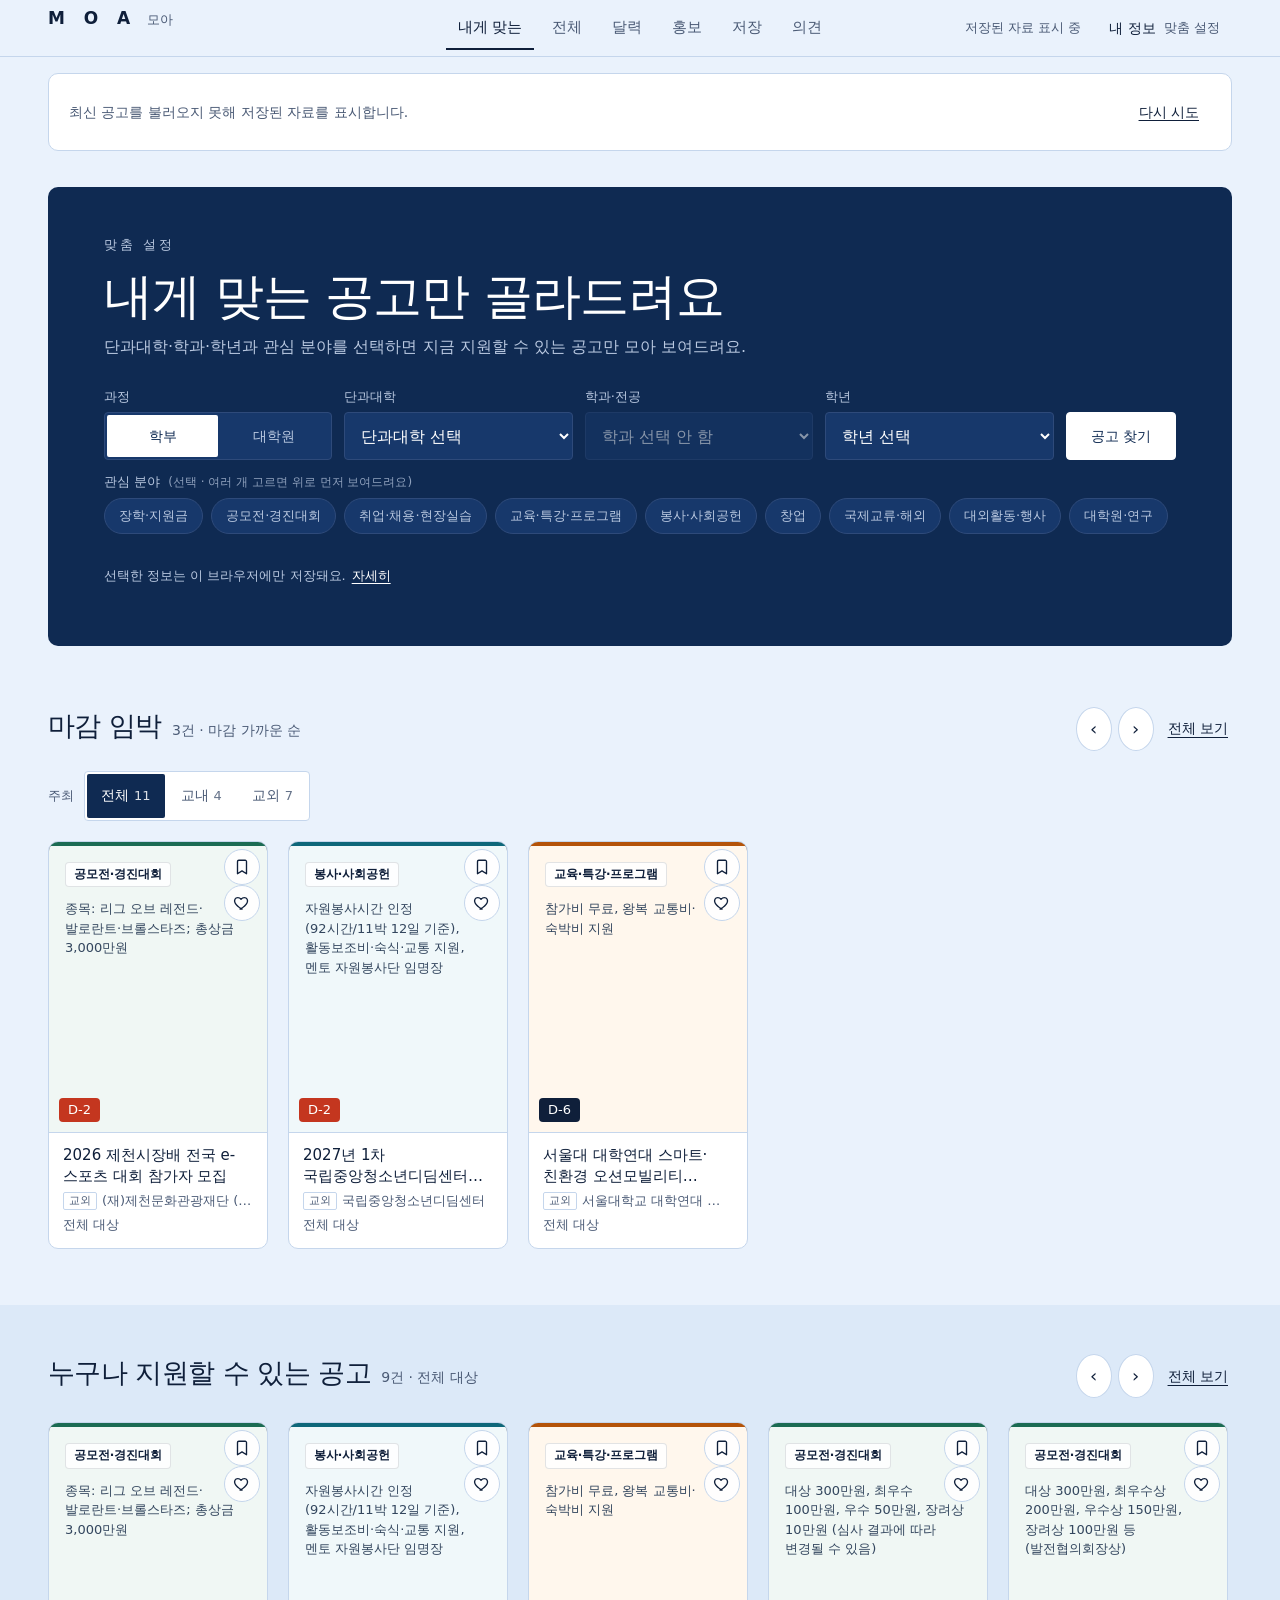
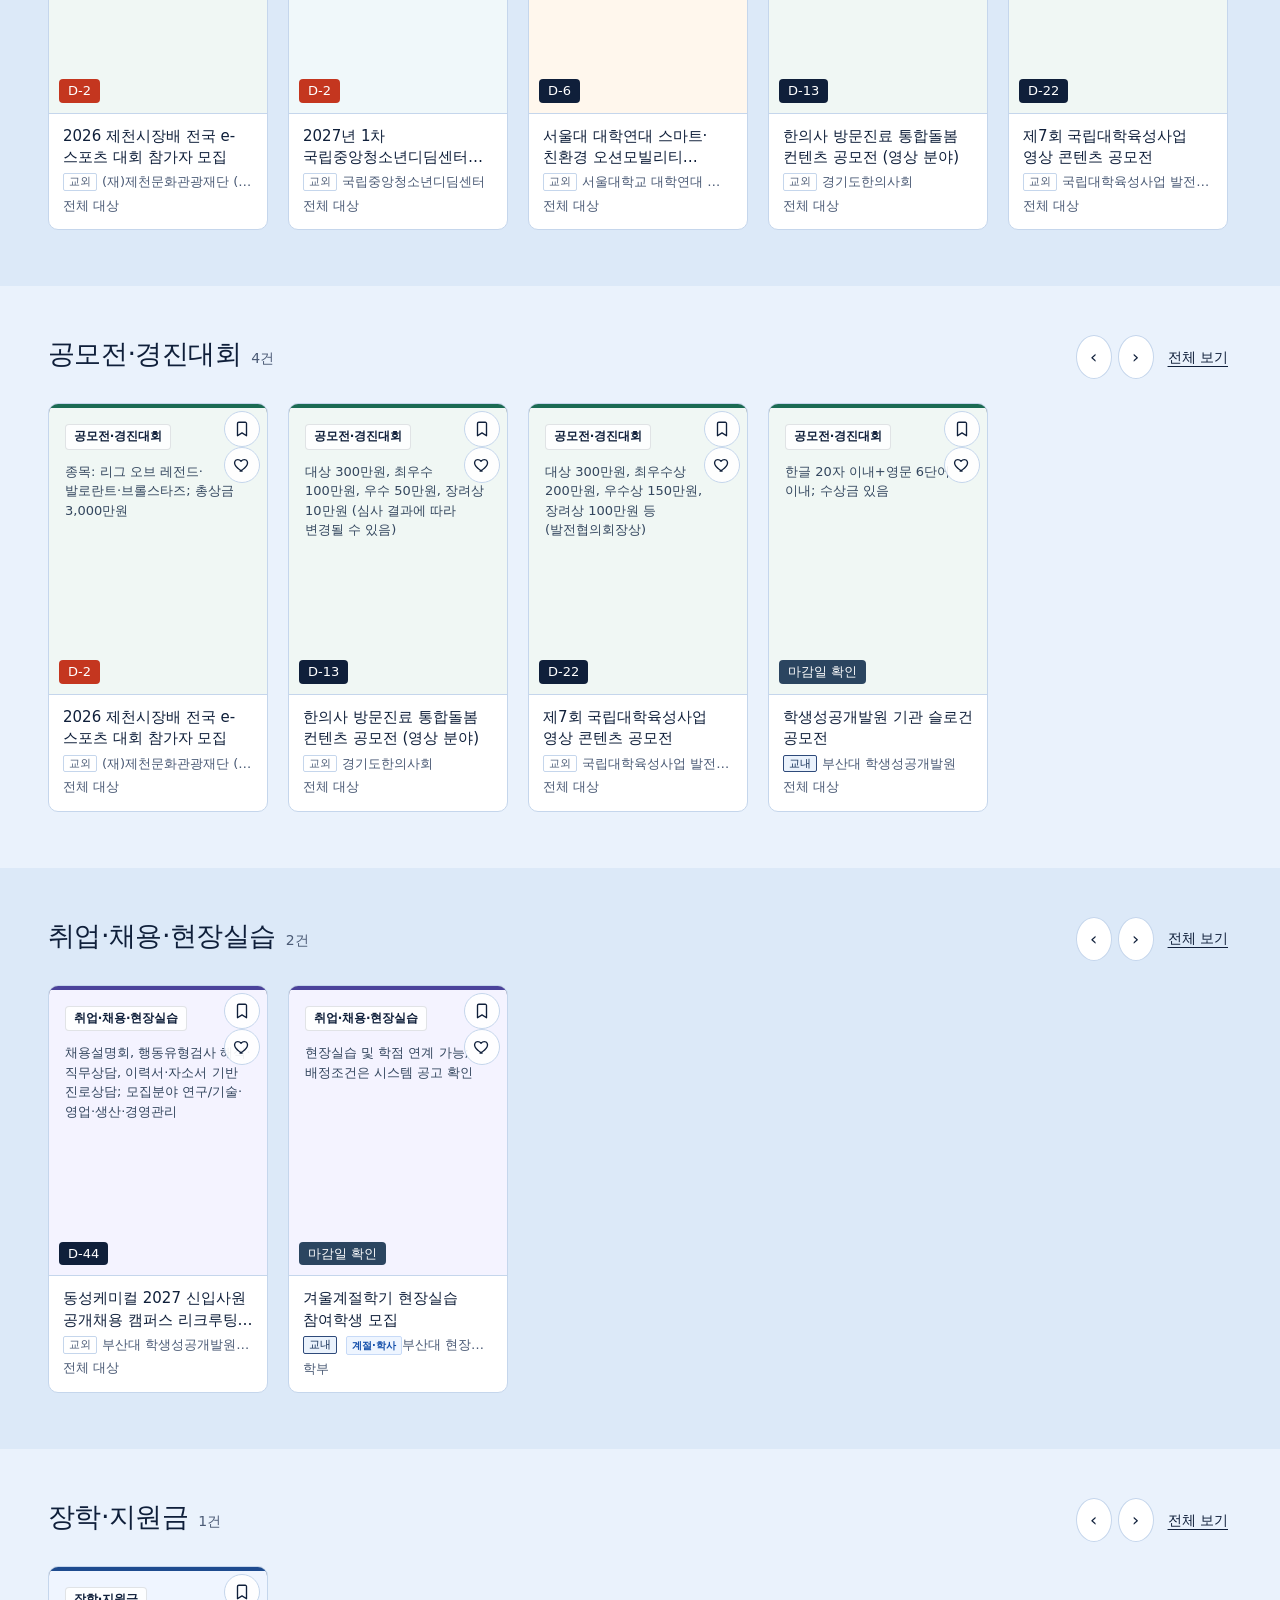
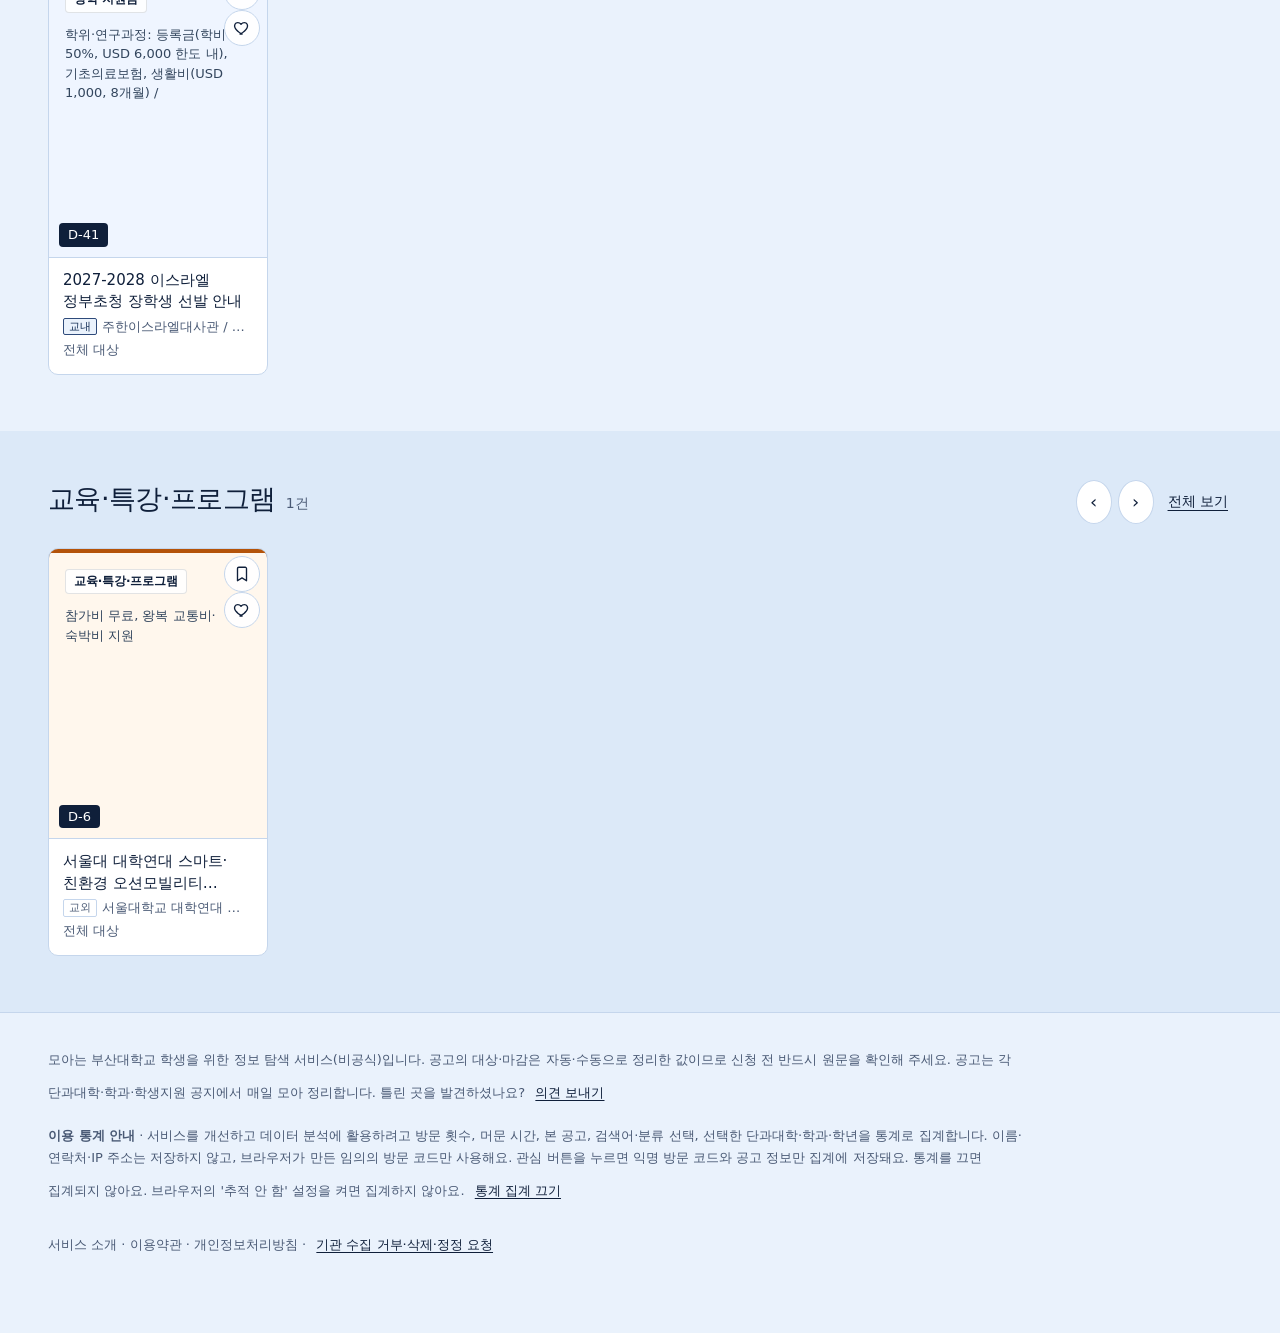
<file: index.html>
<!doctype html>
<html lang="ko">
<head>
<meta charset="utf-8">
<meta name="viewport" content="width=device-width,initial-scale=1">
<title>모아, 부산대의 기회</title>
<meta name="description" content="부산대학교 단과대학·학과·학생지원 공지에서 지금 신청할 수 있는 장학·공모전·취업·프로그램 공고를 소속과 학년에 맞춰 보여주는 비공식 정보 서비스입니다.">
<meta name="theme-color" content="#EAF2FC">
<meta property="og:type" content="website">
<meta property="og:site_name" content="모아 MOA">
<meta property="og:title" content="모아, 부산대의 기회">
<meta property="og:description" content="부산대 학생이 지금 신청할 수 있는 장학·공모전·취업·프로그램 공고를 소속과 학년에 맞춰 모아 보여주는 비공식 서비스입니다.">
<meta property="og:locale" content="ko_KR">
<link rel="icon" href="data:image/svg+xml,%3Csvg xmlns='http://www.w3.org/2000/svg' viewBox='0 0 64 64'%3E%3Crect width='64' height='64' rx='10' fill='%230F2A52'/%3E%3Ctext x='32' y='43' font-size='30' font-family='sans-serif' font-weight='600' text-anchor='middle' fill='%23EAF2FC'%3EM%3C/text%3E%3C/svg%3E">
<style>
#mine,#all,#calendar,#promo,#saved,#feedback{scroll-margin-top:100000px}
/* 한글은 단어 중간에서 줄바꿈하지 않는다(긴 URL 등은 예외적으로 허용) */
body{word-break:keep-all;overflow-wrap:break-word}
:root{
 --bg:#EAF2FC;
 --panel:#DCE9F8;
 --surface:#FFFFFF;
 --ink:#0F1F3A;
 --sub:#4A5A75;
 --muted:#4A5A75;
 --line:#C5D6EC;
 --dark-bg:#0F2A52;
 --dark-ink:#FFFFFF;
 --dark-sub:#B9C8E0;
 --dark-line:#2E4A7A;
 --dark-field:#17386B;
 --signal:#C4361F;
 --tone-0:#0F2A52;
 --tone-1:#1B3B5A;
 --tone-2:#24476B;
 --tone-3:#1D4355;
 --tone-4:#2B4560;
 --tone-5:#1A4B5C;
 --tone-6:#2E4C6D;
 --tone-7:#253B52;
 --radius:10px;
 --btn-radius:4px;
 --max:1440px;
 --pad:48px;
}
*{box-sizing:border-box}
html{color-scheme:light;scroll-behavior:smooth}
body{
 margin:0;
 background:var(--bg);
 color:var(--ink);
 font:16px/1.5 "Pretendard Variable","Pretendard","Apple SD Gothic Neo","Noto Sans KR","Malgun Gothic",system-ui,sans-serif;
 font-variant-numeric:tabular-nums;
 -webkit-font-smoothing:antialiased;
}
a{color:inherit;text-decoration:none}
button,input,select,textarea{font:inherit;color:inherit}
a[href],button,summary,select,label:has(input),label[for]{cursor:pointer}
button{min-height:44px;background:none;border:0;padding:0}
button:disabled,select:disabled{cursor:not-allowed;opacity:.5}
:focus-visible{outline:2px solid var(--ink);outline-offset:3px}
.dark-surface :focus-visible{outline-color:#fff}
[hidden]{display:none!important}
.sr,.hp{position:absolute;width:1px;height:1px;overflow:hidden;clip-path:inset(50%);white-space:nowrap}
.skip-link{position:fixed;left:16px;top:-100px;z-index:100;background:var(--ink);color:#fff;padding:10px 16px;border-radius:var(--btn-radius);font-size:14px;font-weight:500}
.skip-link:focus{top:12px}

.wrap{width:100%;max-width:var(--max);margin:0 auto;padding-inline:var(--pad)}

/* Header */
header{position:sticky;top:0;z-index:40;background:var(--bg);border-bottom:1px solid var(--line)}
.bar{height:56px;display:grid;grid-template-columns:1fr auto 1fr;align-items:center;gap:16px}
.brand{display:inline-flex;align-items:baseline;gap:10px;min-height:44px;align-self:center;justify-self:start}
.brand-latin{font-size:17px;font-weight:600;letter-spacing:.38em;color:var(--ink)}
.brand-kr{font-size:13px;font-weight:500;color:var(--sub);letter-spacing:0}
.nav-center{justify-self:center}
.tabs{display:flex;align-items:center;gap:6px}
.tab{
 display:inline-flex;
 align-items:center;
 gap:5px;
 min-height:44px;
 padding:0 12px;
 font-size:15px;
 font-weight:500;
 color:var(--sub);
 border-bottom:2px solid transparent;
 transition:color .2s,border-color .2s;
 white-space:nowrap;
}
.tab:hover{color:var(--ink)}
.tab[aria-selected=true]{color:var(--ink);border-bottom-color:var(--ink)}
.tab-badge{
 display:inline-flex;
 align-items:center;
 justify-content:center;
 min-width:18px;
 height:18px;
 padding:0 5px;
 border-radius:9px;
 background:var(--dark-bg);
 color:#fff;
 font-size:11px;
 font-weight:600;
 line-height:1;
}
.bar-right{justify-self:end;display:flex;align-items:center;gap:16px;min-width:0}
.status{font-size:13px;color:var(--sub);white-space:nowrap;overflow:hidden;text-overflow:ellipsis;max-width:220px}
.profile-trigger{
 display:inline-flex;
 align-items:center;
 gap:8px;
 min-height:44px;
 padding:0 12px;
 font-size:14px;
 font-weight:500;
 color:var(--ink);
 border-radius:var(--btn-radius);
}
.profile-trigger:hover{background:var(--panel)}
.profile-trigger-sub{font-size:13px;font-weight:400;color:var(--sub);max-width:180px;overflow:hidden;text-overflow:ellipsis;white-space:nowrap}

/* Form Controls */
.form{display:grid;grid-template-columns:repeat(4,minmax(0,1fr)) auto;gap:12px;align-items:end}
.field{min-width:0}
.field label,.field legend{display:block;font-size:13px;font-weight:500;color:var(--sub);margin-bottom:6px;padding:0}
fieldset.field{border:0;margin:0;padding:0;min-width:0}
.seg{display:flex;background:var(--surface);border:1px solid var(--line);border-radius:var(--btn-radius);height:48px;padding:2px}
.seg label{position:relative;flex:1;margin:0;display:grid;place-items:center;font-size:14px;font-weight:500;color:var(--sub)}
.seg input,.kinds input{position:absolute;opacity:0;width:1px;height:1px}
.seg span{display:grid;place-items:center;width:100%;height:100%;border-radius:2px}
.seg input:checked+span{background:var(--dark-bg);color:#fff}
.seg input:focus-visible+span,.kinds input:focus-visible+span{outline:2px solid var(--ink);outline-offset:2px}
select,input[type=search],input[type=text],textarea{
 width:100%;
 min-height:44px;
 border:1px solid var(--line);
 border-radius:var(--btn-radius);
 padding:8px 12px;
 background:var(--surface);
 color:var(--ink);
}
select{padding-right:28px}

/* Dark Surface Form Overrides (Custom Fit Panel) */
.dark-surface .field label,.dark-surface .field legend{color:var(--dark-sub)}
.dark-surface .seg{background:var(--dark-field);border-color:var(--dark-line)}
.dark-surface .seg label{color:var(--dark-sub)}
.dark-surface .seg input:checked+span{background:#fff;color:var(--dark-bg)}
.dark-surface .seg input:focus-visible+span{outline-color:#fff}
.dark-surface select{
 min-height:48px;
 background:var(--dark-field);
 border-color:var(--dark-line);
 color:var(--dark-ink);
}
.dark-surface select option{background:var(--dark-bg);color:var(--dark-ink)}
.dark-surface .form .go{height:48px;min-height:48px}
.fit-subs-field{grid-column:1/-1;grid-row:2;margin-top:4px}
@media(max-width:900px){.fit-subs-field{grid-row:auto}}
.fit-subs-field legend span{font-weight:400;opacity:.75;margin-left:4px;font-size:12px}
.fit-subs{display:flex;flex-wrap:wrap;gap:8px}
.fit-sub-chip{position:relative;margin:0;cursor:pointer}
.fit-sub-chip input{position:absolute;opacity:0;width:1px;height:1px}
.fit-sub-chip span{display:inline-flex;align-items:center;min-height:36px;padding:6px 14px;border-radius:999px;font-size:13px;font-weight:500;background:var(--dark-field);border:1px solid var(--dark-line);color:var(--dark-sub);transition:all .15s}
.fit-sub-chip:hover span{border-color:#fff;color:#fff}
.fit-sub-chip input:checked+span{background:#fff;border-color:#fff;color:var(--dark-bg);font-weight:600}
.fit-sub-chip input:focus-visible+span{outline:2px solid #fff;outline-offset:2px}

/* Buttons (Strictly 2 styles, 40px height / 44px touch area, 4px radius) */
.btn-fill,.go,.cta{
 display:inline-flex;
 align-items:center;
 justify-content:center;
 gap:6px;
 min-height:44px;
 height:40px;
 padding:0 24px;
 border-radius:var(--btn-radius);
 background:var(--dark-bg);
 color:#fff;
 border:1px solid var(--dark-bg);
 font-size:14px;
 font-weight:500;
 white-space:nowrap;
 transition:opacity .2s;
}
.btn-fill:hover,.go:hover,.cta:hover{opacity:.88}
.btn-outline,.report{
 display:inline-flex;
 align-items:center;
 justify-content:center;
 gap:6px;
 min-height:44px;
 height:40px;
 padding:0 24px;
 border-radius:var(--btn-radius);
 background:transparent;
 color:var(--ink);
 border:1px solid var(--line);
 font-size:14px;
 font-weight:500;
 white-space:nowrap;
 transition:border-color .2s,background-color .2s;
}
.btn-outline:hover,.report:hover{border-color:var(--ink);background:var(--panel)}
.dark-surface .btn-fill,.dark-surface .go{background:#fff;color:var(--dark-bg);border-color:#fff}
.dark-surface .btn-outline{background:transparent;color:#fff;border-color:var(--dark-line)}
.dark-surface .btn-outline:hover{border-color:#fff;background:var(--dark-field)}
.dark-surface .btn-outline[aria-pressed=true]{background:#fff;color:var(--dark-bg);border-color:#fff}

.privacy{font-size:13px;color:var(--dark-sub);margin-top:14px}
.privacy summary{display:inline-flex;align-items:center;gap:6px;min-height:44px;list-style:none}
.privacy summary::-webkit-details-marker{display:none}
.privacy summary span{color:var(--dark-ink);text-decoration:underline;text-underline-offset:3px}
.privacy p{margin:4px 0 0;line-height:1.6;max-width:820px;color:var(--dark-sub)}

/* Loading & Status Bar */
.load-state{
 margin:16px auto;
 border:1px solid var(--line);
 border-radius:var(--radius);
 padding:16px 20px;
 font-size:14px;
 color:var(--sub);
 background:var(--surface);
 display:flex;
 flex-wrap:wrap;
 align-items:center;
 justify-content:space-between;
 gap:12px;
}
.load-state p{margin:0}
.load-state button{min-height:44px;padding:0 12px;font-weight:500;text-decoration:underline;text-underline-offset:3px;color:var(--ink)}
.skeleton{width:100%;display:flex;gap:12px;margin-top:8px}
.skeleton span{height:12px;width:65%;background:var(--line);border-radius:2px}
.skeleton span:last-child{width:25%}

/* Custom Fit Panel (Replaces Hero Carousel on Mine Tab) */
.fit-sec{padding:20px 0 12px}
.fit-panel{
 background:var(--dark-bg);
 color:var(--dark-ink);
 border-radius:var(--radius);
 padding:48px 56px;
}
.fit-panel:has(#fit-summary-wrap:not([hidden])){
 background:transparent;
 color:var(--ink);
 border-radius:0;
 padding:0;
}
.fit-label{
 display:block;
 font-size:13px;
 font-weight:500;
 letter-spacing:.22em;
 color:var(--dark-sub);
 margin:0 0 12px;
}
.fit-title{
 margin:0 0 10px;
 font-size:clamp(30px,3.8vw,50px);
 font-weight:500;
 line-height:1.2;
 letter-spacing:-.02em;
 color:var(--dark-ink);
}
.fit-sub{
 margin:0 0 28px;
 font-size:16px;
 color:var(--dark-sub);
}
.fit-summary-grid{
 display:grid;
 grid-template-columns:minmax(0,2fr) minmax(0,3fr);
 gap:20px;
 align-items:stretch;
}
.fit-compact-card{
 background:var(--dark-bg);
 color:var(--dark-ink);
 border-radius:var(--radius);
 padding:20px 24px;
 display:flex;
 flex-direction:column;
 justify-content:space-between;
 min-width:0;
}
.fit-compact-card .fit-label{
 font-size:11px;
 letter-spacing:.18em;
 margin:0 0 4px;
}
.fit-summary-head{
 display:flex;
 align-items:flex-start;
 justify-content:space-between;
 gap:12px;
}
.fit-summary-head>div{min-width:0;flex:1}
.fit-who{
 margin:0;
 font-size:clamp(18px,1.7vw,22px);
 font-weight:500;
 line-height:1.3;
 letter-spacing:-.02em;
 color:var(--dark-ink);
 display:-webkit-box;
 -webkit-line-clamp:2;
 -webkit-box-orient:vertical;
 overflow:hidden;
 overflow-wrap:anywhere;
}
#fit-edit{
 padding:0 14px;
 height:36px;
 min-height:44px;
 font-size:13px;
 flex:none;
}
.fit-stats{
 display:grid;
 grid-template-columns:repeat(4,minmax(0,1fr));
 gap:12px;
 margin:14px 0 10px;
 padding:12px 0;
 border-top:1px solid var(--dark-line);
 border-bottom:1px solid var(--dark-line);
}
.fit-stat{
 min-width:0;
 border-left:1px solid var(--dark-line);
 padding-left:12px;
}
.fit-stat:first-child{border-left:0;padding-left:0}
.fit-num{
 display:block;
 font-size:26px;
 font-weight:400;
 line-height:1.1;
 letter-spacing:-.02em;
 color:var(--dark-ink);
 margin-bottom:4px;
}
.fit-num small{
 font-size:13px;
 font-weight:400;
 letter-spacing:0;
 margin-left:2px;
 color:var(--dark-sub);
}
.fit-stat-label{
 display:block;
 font-size:12px;
 font-weight:500;
 color:var(--dark-sub);
 line-height:1.25;
 white-space:nowrap;
 overflow:hidden;
 text-overflow:ellipsis;
}
.fit-links{
 display:flex;
 flex-wrap:wrap;
 align-items:center;
 gap:2px 14px;
}
.fit-link{
 display:inline-flex;
 align-items:center;
 min-height:44px;
 font-size:13px;
 font-weight:500;
 color:var(--dark-sub);
 text-decoration:underline;
 text-underline-offset:4px;
 white-space:nowrap;
}
.fit-link:hover{color:var(--dark-ink)}

/* TOP3 Contest Card */
.fit-top3-card{
 background:var(--surface);
 color:var(--ink);
 border:1px solid var(--line);
 border-radius:var(--radius);
 padding:18px 22px;
 display:flex;
 flex-direction:column;
 min-width:0;
}
.fit-top3-card :focus-visible{outline-color:var(--ink)}
.top3-head{
 display:flex;
 align-items:baseline;
 justify-content:space-between;
 gap:10px;
 margin-bottom:10px;
}
.top3-title{
 margin:0;
 font-size:16px;
 font-weight:600;
 letter-spacing:-.01em;
 color:var(--ink);
}
.top3-sub{
 font-size:12px;
 font-weight:400;
 color:var(--sub);
}
#fit-top3-body{
 flex:1;
 display:flex;
 flex-direction:column;
 min-height:0;
}
.top3-list{
 list-style:none;
 margin:0;
 padding:0;
 display:grid;
 grid-template-columns:repeat(3,minmax(0,1fr));
 gap:10px;
 flex:1;
 align-items:stretch;
}
.top3-li{min-width:0;display:flex;align-items:stretch}
.top3-item{
 width:100%;
 height:100%;
 min-height:44px;
 display:flex;
 align-items:stretch;
 gap:10px;
 padding:12px;
 border:1px solid var(--line);
 border-radius:var(--btn-radius);
 background:var(--bg);
 color:var(--ink);
 text-align:left;
 transition:border-color .15s,background-color .15s;
}
.top3-item:hover{border-color:var(--ink);background:var(--panel)}
.top3-item:hover .top3-item-title{text-decoration:underline;text-underline-offset:3px}
.top3-rank{
 flex:0 0 20px;
 width:20px;
 height:20px;
 border-radius:var(--btn-radius);
 background:var(--dark-bg);
 color:#fff;
 font-size:12px;
 font-weight:600;
 display:grid;
 place-items:center;
 line-height:1;
 margin-top:2px;
}
.top3-thumb{
 flex:0 0 68px;
 width:68px;
 height:90px;
 align-self:flex-start;
 border-radius:var(--btn-radius);
 overflow:hidden;
 position:relative;
 background:var(--tone-1);
 border:1px solid var(--line);
 display:grid;
 place-items:center;
 color:#fff;
 font-size:11px;
 font-weight:500;
}
.top3-thumb img{
 position:absolute;
 inset:0;
 width:100%;
 height:100%;
 object-fit:cover;
 object-position:top;
 display:block;
}
.top3-thumb-ph{
 font-size:11px;
 font-weight:500;
 color:var(--dark-sub);
 line-height:1.1;
 text-align:center;
 padding:2px;
}
.top3-body{
 flex:1;
 min-width:0;
 align-self:stretch;
 display:flex;
 flex-direction:column;
 justify-content:space-between;
 gap:6px;
 min-height:90px;
}
.top3-item-title{
 margin:0;
 font-size:13px;
 font-weight:500;
 line-height:1.38;
 color:var(--ink);
 display:-webkit-box;
 -webkit-line-clamp:3;
 -webkit-box-orient:vertical;
 overflow:hidden;
 overflow-wrap:anywhere;
}
.top3-meta{
 display:flex;
 align-items:center;
 gap:6px;
 min-width:0;
 margin-top:auto;
}
.top3-meta .dday{
 font-size:11px;
 padding:2px 6px;
 flex:none;
}
.top3-org{
 font-size:12px;
 color:var(--sub);
 white-space:nowrap;
 overflow:hidden;
 text-overflow:ellipsis;
 min-width:0;
 flex:1;
}
.top3-empty{
 margin:auto 0;
 padding:16px 12px;
 font-size:14px;
 color:var(--sub);
 text-align:center;
}

/* Shared Detail Hero Typographic Elements */
.hero-cat{
 display:block;
 font-size:13px;
 font-weight:500;
 letter-spacing:.22em;
 text-transform:uppercase;
 color:var(--dark-sub);
 margin-bottom:12px;
}
.hero-dday{
 font-size:clamp(72px,9vw,136px);
 font-weight:300;
 line-height:.95;
 letter-spacing:-.04em;
 margin:0 0 20px;
 color:var(--dark-ink);
}
.hero-poster-wrap{
 width:100%;
 max-width:340px;
 justify-self:end;
}
.hero-poster-wrap .poster{
 border:1px solid var(--dark-line);
}

/* Panels & Section Rails */
.panel{display:none}
.panel.on{display:block}
.rail-band{
 padding:48px 0;
 background:var(--bg);
}
.rail-band.alt{background:var(--panel)}
.sec-head{
 display:flex;
 align-items:baseline;
 justify-content:space-between;
 gap:16px;
 margin-bottom:20px;
}
.sec-title{
 margin:0;
 font-size:27px;
 font-weight:500;
 letter-spacing:-.02em;
 color:var(--ink);
 display:flex;
 align-items:baseline;
 flex-wrap:wrap;
 gap:10px;
}
.sec-title span{font-size:14px;font-weight:400;color:var(--sub);letter-spacing:0}
.sec-note{
 margin:-12px 0 18px;
 font-size:13px;
 color:var(--sub);
}
.sec-more{
 font-size:14px;
 font-weight:500;
 color:var(--ink);
 min-height:44px;
 display:inline-flex;
 align-items:center;
 padding:0 4px;
 white-space:nowrap;
 text-decoration:underline;
 text-underline-offset:4px;
}
.sec-more:hover{color:var(--sub)}
.sec-actions{display:flex;align-items:center;gap:10px;flex:none}
.rail-nav{display:inline-flex;align-items:center;gap:6px}
.rail-btn{width:36px;height:36px;border-radius:50%;border:1px solid var(--line);background:var(--surface);color:var(--ink);font-size:18px;line-height:1;display:inline-grid;place-items:center;transition:border-color .15s,background-color .15s}
.rail-btn:hover{border-color:var(--ink);background:var(--panel)}
@media(max-width:640px){.rail-nav{display:none}}

.rail{
 display:flex;
 gap:20px;
 overflow-x:auto;
 scroll-snap-type:x mandatory;
 scrollbar-width:none;
 padding:4px 0 8px;
 margin:0;
 list-style:none;
}
.rail::-webkit-scrollbar{display:none}
.rail-item{
 flex:0 0 220px;
 width:220px;
 scroll-snap-align:start;
 min-width:0;
}

/* Poster & Card (3:4 Strict Aspect Ratio, White Card Surface) */
.card-item{position:relative;min-width:0}
.card{
 display:flex;
 flex-direction:column;
 background:var(--surface);
 border:1px solid var(--line);
 border-radius:var(--radius);
 overflow:hidden;
 color:var(--ink);
 text-decoration:none;
 min-width:0;
 height:100%;
}
.card.ended{
 background:var(--panel);
 color:var(--sub);
}
.card.ended .poster img,.card.ended .ph{
 filter:grayscale(1);
 opacity:.72;
}
.card.ended h3{color:var(--sub)}
.poster{
 position:relative;
 width:100%;
 aspect-ratio:3/4;
 overflow:hidden;
 background:var(--tone-0);
 border-bottom:1px solid var(--line);
}
.zoom .poster,.hero-poster-wrap .poster{
 border-radius:var(--radius);
 border:1px solid var(--line);
}
.hero-poster-wrap .poster{border-color:var(--dark-line)}
.poster img{
 position:absolute;
 inset:0;
 width:100%;
 height:100%;
 object-fit:cover;
 object-position:top;
 transition:transform .2s ease;
}
.card:hover .poster img,.card:focus-visible .poster img,.zoom:hover .poster img{
 transform:scale(1.02);
}
/* Editorial Light Cards for Notices Without Posters (avoids title duplication & dark monotony) */
.ph{
 position:absolute;
 inset:0;
 padding:16px 16px 46px;
 display:flex;
 flex-direction:column;
 justify-content:flex-start;
 gap:10px;
 color:var(--ink);
 background:#f2f6fc;
 border-top:4px solid #1e4b8f;
}
.ph[data-tone="0"]{background:#eff5ff;border-top-color:#1e4b8f}
.ph[data-tone="1"]{background:#f0f7f4;border-top-color:#1b6b53}
.ph[data-tone="2"]{background:#f4f3ff;border-top-color:#4b439b}
.ph[data-tone="3"]{background:#fff7ed;border-top-color:#b45309}
.ph[data-tone="4"]{background:#f0f8fa;border-top-color:#0e677a}
.ph[data-tone="5"]{background:#f5f3f7;border-top-color:#6b3b75}
.ph[data-tone="6"]{background:#f3f6f9;border-top-color:#355070}
.ph[data-tone="7"]{background:#fdf4f5;border-top-color:#9b2c48}
.ph-cat{
 align-self:flex-start;
 font-size:12px;
 font-weight:700;
 letter-spacing:-.01em;
 line-height:1.3;
 color:var(--ink);
 background:rgba(255,255,255,.85);
 border:1px solid rgba(18,32,51,.12);
 border-radius:4px;
 padding:4px 8px;
 max-width:calc(100% - 44px);
}
.ph-snippet{
 font-size:13px;
 font-weight:400;
 line-height:1.5;
 color:#33465e;
 display:-webkit-box;
 -webkit-line-clamp:5;
 -webkit-box-orient:vertical;
 overflow:hidden;
 overflow-wrap:anywhere;
 margin:2px 0 0;
}
.pnu-tags{display:inline-flex;flex-wrap:wrap;gap:4px;margin-left:4px;vertical-align:middle}
.pnu-tag{font-size:10px;font-weight:700;padding:1px 5px;border-radius:2px;background:#eef5ff;color:#124eaa;border:1px solid #c7daf7}
.cal-dot.acad{background:#0b6b3a;border-color:#0b6b3a}
.cal-acad-txt{font-size:10.5px;font-weight:600;line-height:1.2;color:#0b6b3a;background:#eef8f2;border-radius:3px;padding:1px 4px;max-width:100%;overflow:hidden;text-overflow:ellipsis;white-space:nowrap;margin:2px 0}
.cal-cell[aria-selected=true] .cal-acad-txt{background:rgba(255,255,255,.18);color:#b7f0cd}
.cal-acad-box{margin:10px 0 12px;display:flex;flex-direction:column;gap:6px}
.cal-acad-item{display:flex;align-items:center;gap:8px;padding:9px 12px;border-radius:8px;background:#eef8f2;border:1px solid #c7e6d3;font-size:13px;color:#114629}
.cal-acad-badge{flex:none;font-size:11px;font-weight:700;padding:2px 6px;border-radius:4px;background:#0b6b3a;color:#fff}
.cal-acad-month{margin-top:24px;padding:18px 20px;background:var(--surface);border:1px solid var(--line);border-radius:var(--radius)}
.cal-acad-month h3{margin:0 0 4px;font-size:16px;font-weight:600}
.cal-acad-month p.sub{margin:0 0 12px;font-size:12px;color:var(--sub)}
.cal-acad-list{list-style:none;margin:0;padding:0;display:grid;gap:8px}
.cal-acad-list li{display:flex;flex-wrap:wrap;gap:6px 12px;font-size:13px;padding-bottom:8px;border-bottom:1px solid var(--line)}
.cal-acad-list li:last-child{border-bottom:0;padding-bottom:0}
.cal-acad-date{font-weight:600;color:#0b6b3a;min-width:130px}

/* Bookmark & Interest Buttons on Poster Top-Right (36px visual circle, >=44px hit target, 36px vertical spacing) */
.bm-btn,.int-btn{
 position:absolute;
 top:4px;
 right:4px;
 z-index:3;
 width:44px;
 height:44px;
 min-height:44px;
 display:inline-grid;
 place-items:center;
 background:transparent;
 border:0;
 padding:0;
 color:var(--ink);
}
.int-btn{
 top:40px;
}
.bm-circle,.int-circle{
 width:36px;
 height:36px;
 border-radius:50%;
 background:rgba(255,255,255,.92);
 border:1px solid var(--line);
 display:grid;
 place-items:center;
 transition:transform .15s ease,background-color .15s ease,border-color .15s ease;
}
.bm-btn:hover:not(:disabled) .bm-circle,.int-btn:hover:not(:disabled) .int-circle{border-color:var(--ink);background:#fff}
.bm-btn.pop .bm-circle,.int-btn.pop .int-circle{transform:scale(1.14)}
.bm-icon,.int-icon{width:18px;height:18px;display:block;stroke:currentColor;stroke-width:1.8;fill:none}
.bm-btn[aria-pressed=true] .bm-icon,.bm-toggle[aria-pressed=true] .bm-icon{fill:currentColor}
.int-btn[aria-pressed=true] .int-icon,.int-toggle[aria-pressed=true] .int-icon{fill:var(--signal);stroke:var(--signal)}

/* Popular TOP5 Rank Badge & Meta */
.rank-badge{
 position:absolute;
 top:8px;
 left:8px;
 z-index:3;
 width:28px;
 height:28px;
 border-radius:var(--btn-radius);
 background:var(--ink);
 color:#fff;
 font-size:13px;
 font-weight:600;
 display:grid;
 place-items:center;
 line-height:1;
}
.poster:has(.rank-badge) .ph-cat{
 padding-left:32px;
}
.pop-meta{
 margin:0;
 font-size:12px;
 font-weight:500;
 color:var(--sub);
}

/* D-day Chip overlaid on bottom-left of poster */
.dday{
 display:inline-flex;
 align-items:center;
 font-size:13px;
 font-weight:500;
 padding:4px 9px;
 border-radius:var(--btn-radius);
 background:var(--ink);
 color:#fff;
 line-height:1.2;
 white-space:nowrap;
}
.poster .dday{
 position:absolute;
 left:10px;
 bottom:10px;
 z-index:2;
}
.dday.soon{background:var(--signal);color:#fff}
.dday.unk{background:var(--tone-4);color:#fff}
.dday.ended{background:var(--sub);color:#fff}

.cbody{min-width:0;display:flex;flex-direction:column;gap:4px;padding:12px 14px 14px;flex:1}
.card h3{
 margin:0;
 font-size:15px;
 font-weight:500;
 line-height:1.42;
 color:var(--ink);
 display:-webkit-box;
 -webkit-line-clamp:2;
 -webkit-box-orient:vertical;
 overflow:hidden;
 overflow-wrap:anywhere;
}
.card:hover h3{text-decoration:underline;text-underline-offset:3px}
.org{
 margin:0;
 font-size:13px;
 color:var(--sub);
 white-space:nowrap;
 overflow:hidden;
 text-overflow:ellipsis;
}
.targets{
 font-size:13px;
 color:var(--sub);
 white-space:nowrap;
 overflow:hidden;
 text-overflow:ellipsis;
}
.card-foot{
 display:flex;
 align-items:center;
 justify-content:space-between;
 gap:8px;
 margin-top:auto;
 padding-top:6px;
}
.card-ext{
 font-size:13px;
 font-weight:500;
 color:var(--ink);
 text-decoration:underline;
 text-underline-offset:3px;
}

/* Origin Badge & Origin Filter Segment */
.origin-tag{
 display:inline-block;
 font-size:11px;
 font-weight:500;
 line-height:1.25;
 padding:1px 5px;
 margin-right:5px;
 border-radius:2px;
 border:1px solid var(--line);
 color:var(--sub);
 background:var(--surface);
 vertical-align:1px;
}
.origin-tag.in{
 border-color:var(--dark-line);
 color:var(--dark-bg);
 background:var(--bg);
}
.origin-tag.out{
 border-color:var(--line);
 color:var(--sub);
 background:var(--surface);
}
.origin-bar{
 display:flex;
 flex-wrap:wrap;
 align-items:center;
 gap:10px;
 margin-bottom:16px;
}
.origin-bar-label{
 font-size:13px;
 font-weight:500;
 color:var(--sub);
}
.origin-seg{
 display:inline-flex;
 flex-wrap:wrap;
 background:var(--surface);
 border:1px solid var(--line);
 border-radius:var(--btn-radius);
 padding:2px;
 gap:2px;
}
.origin-btn{
 display:inline-flex;
 align-items:center;
 justify-content:center;
 gap:5px;
 min-height:44px;
 height:44px;
 padding:0 14px;
 border-radius:2px;
 font-size:14px;
 font-weight:500;
 color:var(--sub);
 white-space:nowrap;
}
.origin-btn:hover{color:var(--ink)}
.origin-btn b{
 font-weight:400;
 font-size:13px;
 color:inherit;
 opacity:.85;
}
.origin-btn[aria-pressed=true]{
 background:var(--dark-bg);
 color:#fff;
}
.origin-dd,.detail-origin-line{
 display:flex;
 flex-wrap:wrap;
 align-items:center;
 gap:6px 10px;
}
.origin-note,.detail-origin-note{
 margin:4px 0 0;
 font-size:13px;
 color:var(--sub);
}

/* Section entry motion */
.reveal{opacity:1;transform:translateY(0);transition:opacity .35s ease,transform .35s ease}
.reveal.pending{opacity:0;transform:translateY(6px)}

/* All & Saved Tabs */
.all-wrap,.saved-wrap,.cal-wrap,.promo-wrap{padding-top:32px;padding-bottom:64px}
.page-head{
 display:flex;
 flex-wrap:wrap;
 align-items:flex-end;
 justify-content:space-between;
 gap:16px;
 margin-bottom:24px;
}
.page-head h2{
 margin:0;
 font-size:28px;
 font-weight:500;
 letter-spacing:-.02em;
 color:var(--ink);
}
.page-head p{
 margin:6px 0 0;
 font-size:14px;
 color:var(--sub);
}
.tools{
 display:flex;
 align-items:end;
 gap:16px;
 padding-bottom:20px;
}
.tools .grow{flex:1;min-width:0}
.tools label{display:block;font-size:13px;font-weight:500;color:var(--sub);margin-bottom:6px}
.tools input[type=search]{
 background:var(--surface);
 border:1px solid var(--line);
 border-radius:var(--btn-radius);
}
.tools input[type=search]:focus{border-color:var(--ink)}
.tools select{width:168px;background:var(--surface);border:1px solid var(--line)}
.chips{
 display:flex;
 flex-wrap:nowrap;
 gap:20px;
 overflow-x:auto;
 border-bottom:1px solid var(--line);
 scrollbar-width:none;
 margin-bottom:24px;
}
.chips::-webkit-scrollbar{display:none}
.chip{
 flex:none;
 min-height:44px;
 padding:8px 2px 12px;
 border:0;
 border-bottom:2px solid transparent;
 background:none;
 font-size:15px;
 font-weight:500;
 color:var(--sub);
 white-space:nowrap;
}
.chip:hover{color:var(--ink)}
.chip[aria-pressed=true]{color:var(--ink);border-bottom-color:var(--ink)}
.chip b{font-weight:400;font-size:13px;color:var(--sub);margin-left:5px}
.summary{
 display:flex;
 flex-wrap:wrap;
 align-items:baseline;
 justify-content:space-between;
 gap:8px;
 margin-bottom:24px;
}
.summary h2{margin:0;font-size:20px;font-weight:500}
.summary p{margin:0;font-size:13px;color:var(--sub)}

.grid{
 display:grid;
 grid-template-columns:repeat(5,minmax(0,1fr));
 gap:32px 20px;
 margin:0;
 padding:0;
 list-style:none;
}
.empty{
 grid-column:1/-1;
 background:var(--surface);
 border:1px solid var(--line);
 border-radius:var(--radius);
 padding:36px 24px;
 text-align:center;
 color:var(--sub);
 font-size:15px;
}
.empty p{margin:0 0 16px}

/* Calendar Tab (#calendar) */
.cal-top{
 display:flex;
 flex-wrap:wrap;
 align-items:center;
 justify-content:space-between;
 gap:16px;
 margin-bottom:20px;
}
.cal-seg{
 display:inline-flex;
 background:var(--surface);
 border:1px solid var(--line);
 border-radius:var(--btn-radius);
 padding:2px;
 height:44px;
}
.cal-seg button{
 min-height:38px;
 height:38px;
 padding:0 16px;
 border-radius:2px;
 font-size:14px;
 font-weight:500;
 color:var(--sub);
}
.cal-seg button[aria-pressed=true]{
 background:var(--dark-bg);
 color:#fff;
}
.cal-bar{
 display:flex;
 align-items:center;
 justify-content:space-between;
 gap:12px;
 background:var(--surface);
 border:1px solid var(--line);
 border-bottom:0;
 border-radius:var(--radius) var(--radius) 0 0;
 padding:12px 16px;
}
.cal-nav{display:flex;align-items:center;gap:8px}
.cal-nav-btn{
 min-width:44px;
 min-height:44px;
 display:inline-grid;
 place-items:center;
 border:1px solid var(--line);
 border-radius:var(--btn-radius);
 font-size:18px;
 color:var(--ink);
 background:var(--surface);
}
.cal-nav-btn:hover:not(:disabled){border-color:var(--ink);background:var(--panel)}
.cal-month-label{
 margin:0 8px;
 font-size:20px;
 font-weight:500;
 color:var(--ink);
 min-width:120px;
 text-align:center;
}
.cal-today-btn{
 min-height:44px;
 height:40px;
 padding:0 14px;
 border:1px solid var(--line);
 border-radius:var(--btn-radius);
 font-size:14px;
 font-weight:500;
 color:var(--ink);
 background:var(--surface);
}
.cal-today-btn:hover{border-color:var(--ink);background:var(--panel)}
.cal-board{
 background:var(--surface);
 border:1px solid var(--line);
 border-radius:0 0 var(--radius) var(--radius);
 overflow:hidden;
}
.cal-dow{
 display:grid;
 grid-template-columns:repeat(7,minmax(0,1fr));
 background:var(--panel);
 border-bottom:1px solid var(--line);
}
.cal-dow span{
 padding:10px 4px;
 text-align:center;
 font-size:13px;
 font-weight:500;
 color:var(--sub);
}
.cal-cells{
 display:grid;
 grid-template-columns:repeat(7,minmax(0,1fr));
 gap:1px;
 background:var(--line);
}
.cal-cell{
 min-height:76px;
 padding:8px 6px;
 background:var(--surface);
 display:flex;
 flex-direction:column;
 align-items:center;
 justify-content:space-between;
 color:var(--ink);
 position:relative;
}
.cal-cell:hover:not(:disabled){background:var(--bg)}
.cal-cell.out{color:var(--sub);opacity:.55;background:var(--bg)}
.cal-num{
 width:28px;
 height:28px;
 display:grid;
 place-items:center;
 border-radius:50%;
 font-size:14px;
 font-weight:500;
}
.cal-cell.today .cal-num{
 border:2px solid var(--dark-bg);
 font-weight:600;
}
.cal-cell[aria-selected=true]{
 background:var(--dark-bg);
 color:#fff;
 opacity:1;
}
.cal-cell[aria-selected=true]:hover{background:var(--dark-bg)}
.cal-cell[aria-selected=true] .cal-num{
 color:#fff;
 border-color:#fff;
}
.cal-dots{
 display:flex;
 align-items:center;
 justify-content:center;
 gap:4px;
 min-height:14px;
 flex-wrap:nowrap;
}
.cal-dot{
 width:7px;
 height:7px;
 border-radius:50%;
 border:1.5px solid var(--dark-bg);
 background:transparent;
 flex:none;
}
.cal-dot.saved{
 background:var(--dark-bg);
 border-color:var(--dark-bg);
}
.cal-dot.soon{
 border-color:var(--signal);
}
.cal-dot.saved.soon{
 background:var(--signal);
 border-color:var(--signal);
}
.cal-cell[aria-selected=true] .cal-dot{
 border-color:#fff;
}
.cal-cell[aria-selected=true] .cal-dot.saved{
 background:#fff;
 border-color:#fff;
}
.cal-cell[aria-selected=true] .cal-dot.soon{
 border-color:#fff;
 background:var(--signal);
}
.cal-more{
 font-size:11px;
 font-weight:500;
 color:var(--sub);
 line-height:1;
}
.cal-cell[aria-selected=true] .cal-more{color:var(--dark-sub)}
.cal-unconfirmed{
 margin:12px 0 0;
 font-size:13px;
 color:var(--sub);
}
.cal-sec{
 margin-top:32px;
}
.cal-sec-head{
 display:flex;
 align-items:baseline;
 justify-content:space-between;
 gap:12px;
 margin-bottom:14px;
}
.cal-sec-head h3{
 margin:0;
 font-size:20px;
 font-weight:500;
 color:var(--ink);
}
.cal-sec-head span{
 font-size:13px;
 color:var(--sub);
}
.cal-list{
 list-style:none;
 margin:0;
 padding:0;
 display:flex;
 flex-direction:column;
 gap:10px;
}
.cal-row{
 position:relative;
 display:flex;
 align-items:center;
 gap:14px;
 background:var(--surface);
 border:1px solid var(--line);
 border-radius:var(--radius);
 padding:12px 14px;
}
.cal-row.ended{
 background:var(--panel);
 color:var(--sub);
}
.cal-row-link{
 display:flex;
 align-items:center;
 gap:14px;
 flex:1;
 min-width:0;
 color:inherit;
}
.cal-row-link:hover .cal-row-title{
 text-decoration:underline;
 text-underline-offset:3px;
}
.cal-thumb{
 width:56px;
 height:75px;
 flex:0 0 56px;
 border-radius:4px;
 overflow:hidden;
 position:relative;
 background:var(--tone-0);
 border:1px solid var(--line);
}
.cal-thumb img{
 width:100%;
 height:100%;
 object-fit:cover;
 object-position:top;
 display:block;
}
.cal-thumb .ph{
 padding:6px;
 justify-content:center;
 align-items:center;
 text-align:center;
}
.cal-thumb .ph-cat{
 font-size:11px;
 padding-right:0;
 line-height:1.2;
}
.cal-row-body{
 flex:1;
 min-width:0;
 display:flex;
 flex-direction:column;
 gap:4px;
}
.cal-row-top{
 display:flex;
 align-items:center;
 gap:8px;
 flex-wrap:wrap;
}
.cal-row-title{
 margin:0;
 font-size:15px;
 font-weight:500;
 line-height:1.4;
 color:var(--ink);
 display:-webkit-box;
 -webkit-line-clamp:2;
 -webkit-box-orient:vertical;
 overflow:hidden;
 overflow-wrap:anywhere;
}
.cal-row.ended .cal-row-title{color:var(--sub)}
.cal-row-org{
 margin:0;
 font-size:13px;
 color:var(--sub);
 white-space:nowrap;
 overflow:hidden;
 text-overflow:ellipsis;
}
.cal-row-bm{
 position:static;
 flex:none;
}

/* Detail View */
.detail{display:none;padding:24px 0 80px}
.back{
 display:inline-flex;
 align-items:center;
 min-height:44px;
 padding:0 8px 0 0;
 font-size:14px;
 font-weight:500;
 color:var(--ink);
 margin-bottom:16px;
}
.back:hover{text-decoration:underline;text-underline-offset:4px}
.detail-hero{
 background:var(--dark-bg);
 color:var(--dark-ink);
 border-radius:var(--radius);
 padding:48px 56px;
 display:grid;
 grid-template-columns:minmax(0,1.2fr) minmax(240px,340px);
 gap:48px;
 align-items:center;
}
.detail-hero h2{
 margin:12px 0 14px;
 font-size:clamp(24px,3vw,38px);
 font-weight:500;
 line-height:1.3;
 letter-spacing:-.02em;
 color:var(--dark-ink);
 overflow-wrap:anywhere;
}
.detail-hero .org{font-size:16px;color:var(--dark-sub);white-space:normal;margin-bottom:24px}
.detail-hero-actions{display:flex;flex-wrap:wrap;gap:12px;margin-top:8px}
.detail-int-note{margin:10px 0 0;font-size:13px;color:var(--dark-sub);line-height:1.5}
.hero-deadline{margin:0 0 6px;font-size:16px;font-weight:500;color:var(--dark-ink)}
.hero-deadline span{font-weight:400;color:var(--dark-sub);margin-left:8px;font-size:14px}
.dside .detail-int-note{margin:0 0 12px}
.cal-add{margin:4px 0 16px;padding:14px 0 0;border-top:1px solid var(--line)}
.cal-add-title{margin:0 0 4px;font-size:14px;font-weight:500;color:var(--ink)}
.cal-add-sub{margin:0 0 10px;font-size:13px;color:var(--sub);line-height:1.5}
.cal-add-btns{display:flex;flex-wrap:wrap;gap:8px}
.cal-add-btns .btn-outline{flex:1 1 auto;padding:0 12px;background:var(--surface)}
.detail-gallery-sec{margin-top:32px}
.detail-gallery-sec h3{font-size:18px;font-weight:500;margin:0 0 14px}
.detail-posters{
 display:flex;
 gap:16px;
 overflow-x:auto;
 scroll-snap-type:x mandatory;
 padding-bottom:8px;
}
.zoom{
 flex:0 0 260px;
 max-width:260px;
 scroll-snap-align:start;
 display:block;
}
.detail-body{
 margin-top:40px;
 display:grid;
 grid-template-columns:minmax(0,1fr) 320px;
 gap:40px;
 align-items:start;
}
.info-grid{
 display:grid;
 grid-template-columns:repeat(2,minmax(0,1fr));
 gap:1px;
 background:var(--line);
 border:1px solid var(--line);
 border-radius:var(--radius);
 overflow:hidden;
 margin:0;
}
.info-cell{
 background:var(--surface);
 padding:24px;
 min-width:0;
}
.info-cell.wide{grid-column:1/-1}
.info-cell dt{
 font-size:13px;
 font-weight:500;
 color:var(--sub);
 margin:0 0 8px;
}
.info-cell dd{
 margin:0;
 font-size:15px;
 color:var(--ink);
 white-space:pre-wrap;
 line-height:1.65;
 overflow-wrap:anywhere;
}
.who{display:flex;flex-wrap:wrap;gap:6px}
.who span{
 background:var(--panel);
 padding:4px 10px;
 border-radius:var(--btn-radius);
 font-size:13px;
 color:var(--ink);
}
.dside{
 background:var(--surface);
 border:1px solid var(--line);
 border-radius:var(--radius);
 padding:28px;
}
.dside h3{margin:0 0 8px;font-size:17px;font-weight:500}
.dside-bar{
 display:flex;
 gap:8px;
 margin:16px 0 10px;
}
.dside-bar .cta{flex:1;margin:0}
.dside-bm,.dside-int{
 flex:0 0 auto;
 padding:0 14px;
 background:var(--surface);
}
.dside-bm[aria-pressed=true],.dside-int[aria-pressed=true]{
 background:var(--panel);
 border-color:var(--ink);
}
.dside .report{width:100%;margin-bottom:12px;background:var(--surface)}
.notice,.hint{font-size:13px;color:var(--sub);line-height:1.65;margin:8px 0 0}

/* Mock Mode Badge */
.mock-badge{
 position:fixed;
 right:12px;
 bottom:12px;
 z-index:60;
 background:var(--dark-bg);
 color:#fff;
 border:1px solid var(--dark-line);
 border-radius:var(--btn-radius);
 padding:6px 10px;
 font-size:12px;
 font-weight:500;
 line-height:1.2;
}

/* Feedback Panel */
.fb-wrap{padding:40px 0 64px}
.fb{
 max-width:760px;
 margin:0 auto;
 background:var(--panel);
 border:1px solid var(--line);
 border-radius:var(--radius);
 padding:40px 48px;
}
.fb h2{margin:0 0 8px;font-size:28px;font-weight:500;letter-spacing:-.02em}
.fb .field{margin-top:24px}
.kinds{display:flex;flex-wrap:wrap;gap:8px}
.kinds label{margin:0;position:relative}
.kinds span{
 display:inline-flex;
 align-items:center;
 min-height:44px;
 height:40px;
 padding:0 16px;
 border:1px solid var(--line);
 border-radius:var(--btn-radius);
 background:var(--surface);
 font-size:14px;
 font-weight:500;
 color:var(--sub);
}
.kinds input:checked+span{background:var(--dark-bg);border-color:var(--dark-bg);color:#fff}
.kinds label:hover span{border-color:var(--ink)}
textarea{min-height:160px;resize:vertical}
#fb-count{font-weight:400;color:var(--sub);margin-left:8px}
.rel{
 display:flex;
 align-items:center;
 gap:10px;
 background:var(--surface);
 border:1px solid var(--line);
 border-radius:var(--btn-radius);
 padding:6px 12px;
 font-size:14px;
}
.rel span{flex:1;min-width:0;overflow-wrap:anywhere}
.rel button{min-height:44px;padding:0 8px;text-decoration:underline;font-size:13px;color:var(--ink)}
.fb .go{margin-top:24px;min-width:180px}
#fb-msgout{min-height:24px;margin:12px 0 0;font-size:14px;font-weight:500}
#fb-msgout.err{color:var(--signal)}
#fb-msgout.ok{color:var(--ink)}

/* Footer */
footer{
 border-top:1px solid var(--line);
 padding:36px 0 56px;
 color:var(--sub);
 font-size:13px;
 line-height:1.7;
}
footer p{margin:0 0 10px;max-width:980px}
.flink{
 min-height:44px;
 padding:0 6px;
 font-size:13px;
 color:var(--ink);
 text-decoration:underline;
 text-underline-offset:3px;
}
.flink:hover{color:var(--sub)}

/* Responsive */
@media(max-width:1100px){
 :root{--pad:28px}
 .grid{grid-template-columns:repeat(3,minmax(0,1fr))}
 .form{grid-template-columns:repeat(2,minmax(0,1fr))}
 .form .go{grid-column:1/-1;justify-self:end}
 .detail-body{grid-template-columns:1fr}
 .top3-item{padding:10px 8px;gap:8px}
 .top3-thumb{flex:0 0 56px;width:56px;height:75px}
 .top3-body{min-height:75px}
}
@media(min-width:900px){
 .fit-compact-card{padding:28px 26px}
 .fit-compact-card .fit-label{font-size:12px;margin:0 0 6px}
 .fit-who{font-size:26px;line-height:1.28;letter-spacing:-.025em;overflow-wrap:break-word}
 #fit-edit{height:38px;padding:0 16px;font-size:14px}
 .fit-stats{gap:12px;margin:22px 0 20px;padding:20px 0}
 .fit-stat{padding-left:12px}
 .fit-num{font-size:36px;margin-bottom:6px}
 .fit-num small{font-size:14px}
 .fit-stat-label{font-size:13px}
 .fit-stat-sub{display:none}
 .fit-links{gap:4px 16px}
 .fit-link{font-size:14px}
 .fit-top3-card{padding:22px 24px}
 .top3-head{margin-bottom:12px}
 .top3-title{font-size:17px}
 .top3-sub{font-size:13px}
 .top3-list{gap:12px}
 .top3-item{
  position:relative;
  flex-direction:column;
  align-items:stretch;
  padding:14px 14px 12px;
  gap:10px;
 }
 .top3-rank{
  position:absolute;
  top:10px;
  left:10px;
  margin-top:0;
  z-index:2;
 }
 .top3-thumb{
  flex:0 0 auto;
  width:78px;
  height:104px;
  align-self:center;
 }
 .top3-body{
  min-height:0;
  width:100%;
  gap:8px;
 }
 .top3-item-title{
  font-size:13.5px;
  line-height:1.38;
  -webkit-line-clamp:3;
 }
}
@media(min-width:900px) and (max-width:1100px){
 .fit-compact-card{padding:24px 20px}
 .fit-who{font-size:20px;line-height:1.3}
 .fit-stats{gap:8px;margin:18px 0 14px;padding:16px 0}
 .fit-stat{padding-left:8px}
 .fit-num{font-size:28px;margin-bottom:4px}
 .fit-num small{font-size:12px}
 .fit-stat-label{font-size:12px}
 .fit-links{gap:2px 12px}
 .fit-link{font-size:13px}
 .fit-top3-card{padding:20px 18px}
 .top3-list{gap:8px}
 .top3-item{padding:12px 10px 10px;gap:8px}
 .top3-rank{top:8px;left:8px;width:18px;height:18px;font-size:11px}
 .top3-thumb{width:72px;height:96px}
 .top3-body{min-height:0;gap:6px}
 .top3-item-title{font-size:13px;line-height:1.36}
 .top3-meta{gap:4px}
 .top3-meta .dday{font-size:11px;padding:2px 5px}
}
@media(max-width:899px){
 .fit-summary-grid{grid-template-columns:1fr;gap:14px}
 .top3-list{grid-template-columns:1fr;gap:8px}
 .top3-item{align-items:flex-start;padding:10px;gap:10px}
 .top3-body{min-height:46px}
 .top3-thumb{flex:0 0 40px;width:40px;height:52px}
 .top3-item-title{-webkit-line-clamp:2;line-height:1.35}
}
@media(max-width:720px){
 :root{--pad:16px}
 .bar{
  height:auto;
  min-height:56px;
  grid-template-columns:1fr auto;
  padding-top:6px;
 }
 .nav-center{
  grid-column:1/-1;
  grid-row:2;
  justify-self:stretch;
  border-top:1px solid var(--line);
  overflow-x:auto;
  scrollbar-width:none;
 }
 .nav-center::-webkit-scrollbar{display:none}
 .tabs{gap:2px;justify-content:space-between}
 .tab{padding:0 9px;font-size:14px}
 .status{display:none}
 .profile-trigger-sub{max-width:120px}
 .form{grid-template-columns:1fr}
 .form .go{width:100%}
 .fit-sec{padding:12px 0 8px}
 .fit-panel,.detail-hero{
  padding:28px 20px;
  grid-template-columns:1fr;
  gap:24px;
 }
 .fit-panel:has(#fit-summary-wrap:not([hidden])){padding:0}
 .fit-title{font-size:32px}
 .fit-sub{font-size:15px;margin-bottom:22px}
 .fit-summary-grid{gap:10px}
 .fit-compact-card{padding:14px 16px}
 .fit-summary-head{flex-direction:row;align-items:flex-start}
 .fit-who{font-size:16px;line-height:1.3}
 #fit-edit{padding:0 12px;height:32px;font-size:12px}
 .fit-stats{
  grid-template-columns:repeat(4,minmax(0,1fr));
  gap:8px;
  margin:10px 0 6px;
  padding:10px 0;
 }
 .fit-stat{padding-left:8px}
 .fit-stat:first-child{border-left:0;padding-left:0}
 .fit-num{font-size:22px;margin-bottom:2px}
 .fit-num small{font-size:11px}
 .fit-stat-label{font-size:11px}
 .fit-stat-sub{display:none}
 .fit-links{gap:0 12px}
 .fit-link{font-size:12px;min-height:44px}
 .fit-top3-card{padding:14px 16px}
 .top3-head{margin-bottom:8px}
 .top3-title{font-size:15px}
 .top3-list{grid-template-columns:1fr;gap:6px}
 .top3-item{padding:8px 10px;gap:8px}
 .top3-thumb{flex:0 0 38px;width:38px;height:50px}
 .top3-body{min-height:50px;gap:4px}
 .top3-item-title{font-size:13px}
 .hero-poster-wrap{order:-1;max-width:240px;justify-self:center}
 .hero-dday{font-size:72px;margin-bottom:12px}
 .rail-band{padding:32px 0}
 .sec-title{font-size:22px}
 .rail{gap:12px}
 .rail-item{flex:0 0 156px;width:156px}
 .grid{grid-template-columns:repeat(2,minmax(0,1fr));gap:24px 12px}
 .tools{flex-direction:column;align-items:stretch;gap:12px}
 .tools select{width:100%}
 .cal-cell{min-height:66px;padding:5px 2px}
 .cal-acad-txt{font-size:9.5px;padding:1px 2px;letter-spacing:-.03em}
 .cal-month-label{font-size:17px;min-width:96px}
 .info-grid{grid-template-columns:1fr}
 .fb{padding:24px 20px}
 .fb .go{width:100%}
 .detail{padding-bottom:96px}
 .dside-bar{
  position:fixed;
  left:0;
  right:0;
  bottom:0;
  z-index:50;
  margin:0;
  padding:8px 16px calc(8px + env(safe-area-inset-bottom));
  background:var(--surface);
  border-top:1px solid var(--line);
 }
 .dside-bar .cta,.dside-bar .dside-bm,.dside-bar .dside-int{
  height:44px;
 }
 .dside-bar .dside-bm .bm-label{display:none}
 .dside-bar .dside-int{padding:0 12px}
 .mock-badge{bottom:68px}
}
@media(prefers-reduced-motion:reduce){
 *,*::before,*::after{scroll-behavior:auto!important;animation:none!important;transition:none!important}
 .reveal.pending{opacity:1!important;transform:none!important}
 .bm-btn.pop .bm-circle,.int-btn.pop .int-circle{transform:none!important}
}
</style>
</head>
<body>
<a class="skip-link" href="#main-content">본문으로 건너뛰기</a>

<header>
 <div class="wrap bar">
  <a class="brand" href="#mine" aria-label="모아, 내게 맞는 공고">
   <span class="brand-latin">M O A</span>
   <span class="brand-kr">모아</span>
  </a>
  <nav class="nav-center" aria-label="공고와 의견">
   <div class="tabs" role="tablist" aria-label="보기 방식">
    <button class="tab" role="tab" id="tab-mine" aria-controls="mine" aria-selected="true" type="button">내게 맞는</button>
    <button class="tab" role="tab" id="tab-all" aria-controls="all" aria-selected="false" type="button">전체</button>
    <button class="tab" role="tab" id="tab-calendar" aria-controls="calendar" aria-selected="false" type="button">달력</button>
    <button class="tab" role="tab" id="tab-promo" aria-controls="promo" aria-selected="false" type="button">홍보</button>
    <button class="tab" role="tab" id="tab-saved" aria-controls="saved" aria-selected="false" type="button">저장<span class="tab-badge" id="saved-badge" hidden>0</span></button>
    <button class="tab" role="tab" id="tab-feedback" aria-controls="feedback" aria-selected="false" type="button">의견</button>
   </div>
  </nav>
  <div class="bar-right">
   <span class="status" id="status" role="status">불러오는 중</span>
   <button type="button" class="profile-trigger" id="profile-btn" aria-expanded="true" aria-controls="fit-panel">
    <span>내 정보</span>
    <span class="profile-trigger-sub" id="profile-summary">미설정</span>
   </button>
  </div>
 </div>
</header>

<main id="main-content" tabindex="-1">
 <h1 class="sr" id="page-title">내게 맞는 공고</h1>
 <p class="sr" id="bm-live" role="status" aria-live="polite"></p>
 <p class="sr" id="int-live" role="status" aria-live="polite"></p>

 <div class="wrap">
  <div class="load-state" id="load-state" role="status" hidden>
   <p id="load-message"></p>
   <button id="retry" type="button" hidden>다시 시도</button>
   <div class="skeleton" id="skeleton" aria-hidden="true"><span></span><span></span></div>
  </div>
 </div>

 <section id="mine" class="panel on" role="tabpanel" aria-labelledby="tab-mine">
  <div class="fit-sec">
   <div class="wrap">
    <div class="fit-panel dark-surface" id="fit-panel">
     <div id="fit-form-wrap">
      <span class="fit-label">맞춤 설정</span>
      <h2 class="fit-title">내게 맞는 공고만 골라드려요</h2>
      <p class="fit-sub">단과대학·학과·학년과 관심 분야를 선택하면 지금 지원할 수 있는 공고만 모아 보여드려요.</p>
      <form class="form" id="form" autocomplete="off">
       <fieldset class="field">
        <legend>과정</legend>
        <div class="seg">
         <label><input type="radio" name="course" value="학부" checked><span>학부</span></label>
         <label><input type="radio" name="course" value="대학원"><span>대학원</span></label>
        </div>
       </fieldset>
       <div class="field"><label for="college">단과대학</label><select id="college" required></select></div>
       <div class="field"><label for="dept">학과·전공</label><select id="dept"></select></div>
       <div class="field"><label for="grade">학년</label><select id="grade"></select></div>
       <fieldset class="field fit-subs-field">
        <legend>관심 분야 <span>(선택 · 여러 개 고르면 위로 먼저 보여드려요)</span></legend>
        <div class="fit-subs" id="fit-subs"></div>
       </fieldset>
       <button class="go" type="submit">공고 찾기</button>
      </form>
      <details class="privacy">
       <summary>선택한 정보는 이 브라우저에만 저장돼요. <span>자세히</span></summary>
       <p id="hint">어떤 학과·학년이 많이 찾는지 알기 위해 이름 없이 통계로만 집계하고(개인을 식별하지 않아요), 아래 맨 끝에서 끌 수 있어요. 대상 조건은 공고 원문을 바탕으로 정리한 것이라, 신청 전에 원문을 꼭 확인해 주세요.</p>
      </details>
     </div>

     <div id="fit-summary-wrap" hidden>
      <div class="fit-summary-grid">
       <div class="fit-compact-card dark-surface">
        <div class="fit-summary-head">
         <div>
          <span class="fit-label">내 맞춤 설정</span>
          <h2 class="fit-who" id="fit-who"></h2>
         </div>
         <button type="button" class="btn-outline" id="fit-edit">수정</button>
        </div>
        <div class="fit-stats" id="fit-stats" aria-live="polite">
         <div class="fit-stat">
          <span class="fit-num" id="stat-hits">0<small>건</small></span>
          <span class="fit-stat-label">지원 가능</span>
         </div>
         <div class="fit-stat">
          <span class="fit-num" id="stat-fit">0<small>건</small></span>
          <span class="fit-stat-label">내 소속 맞춤</span>
         </div>
         <div class="fit-stat">
          <span class="fit-num" id="stat-today">0<small>건</small></span>
          <span class="fit-stat-label">오늘 마감</span>
         </div>
         <div class="fit-stat">
          <span class="fit-num" id="stat-week">0<small>건</small></span>
          <span class="fit-stat-label">이번 주 마감<span class="fit-stat-sub">(7일 이내)</span></span>
         </div>
        </div>
        <div class="fit-links">
         <a class="fit-link" href="#rail-fit" id="jump-fit">내 추천 보기</a>
         <a class="fit-link" href="#rail-soon" id="jump-soon">마감 임박 보기</a>
         <a class="fit-link" href="#all">전체 공고 보기</a>
         <a class="fit-link" href="#saved" id="jump-saved">저장한 공고 0건</a>
        </div>
       </div>

       <div class="fit-top3-card" id="fit-top3-card">
        <div class="top3-head">
         <h3 class="top3-title">TOP3 공모전</h3>
         <span class="top3-sub">내게 맞는 순</span>
        </div>
        <div id="fit-top3-body"></div>
       </div>
      </div>
     </div>
    </div>
   </div>
  </div>
  <div id="mine-out"></div>
 </section>

 <section id="all" class="panel" role="tabpanel" aria-labelledby="tab-all">
  <div class="wrap all-wrap">
   <div class="tools">
    <div class="grow">
     <label for="q">공고 검색</label>
     <input id="q" type="search" placeholder="제목, 기관, 키워드">
    </div>
    <div>
     <label for="sort">정렬</label>
     <select id="sort">
      <option value="end">마감 임박순</option>
      <option value="new">최신 게시순</option>
     </select>
    </div>
   </div>
   <div class="origin-bar">
    <span class="origin-bar-label">주최</span>
    <div class="origin-seg" id="all-origin-seg" role="group" aria-label="주최 구분">
     <button type="button" class="origin-btn" data-origin="전체" aria-pressed="true">전체 <b>0</b></button>
     <button type="button" class="origin-btn" data-origin="교내" aria-pressed="false">교내 <b>0</b></button>
     <button type="button" class="origin-btn" data-origin="교외" aria-pressed="false">교외 <b>0</b></button>
    </div>
   </div>
   <div class="chips" id="chips" role="group" aria-label="하위분류"></div>
   <div class="summary">
    <h2 id="all-count"></h2>
    <p>마감일과 대상은 원문을 확인해 주세요</p>
   </div>
   <ul class="grid" id="all-grid" aria-label="전체 공고 목록"></ul>
  </div>
 </section>

 <section id="calendar" class="panel" role="tabpanel" aria-labelledby="tab-calendar">
  <div class="wrap cal-wrap">
   <div class="cal-top">
    <div class="page-head" style="margin-bottom:0">
     <div>
      <h2>마감 달력</h2>
      <p>날짜를 선택하면 그날 마감되는 공고를 볼 수 있어요.</p>
     </div>
    </div>
    <div class="cal-seg" role="group" aria-label="달력 공고 범위">
     <button type="button" id="cal-flt-saved" aria-pressed="false">저장한 공고</button>
     <button type="button" id="cal-flt-all" aria-pressed="true">전체 공고</button>
    </div>
   </div>

   <div class="cal-bar">
    <div class="cal-nav">
     <button type="button" class="cal-nav-btn" id="cal-prev" aria-label="이전 달">‹</button>
     <h3 class="cal-month-label" id="cal-title" aria-live="polite"></h3>
     <button type="button" class="cal-nav-btn" id="cal-next" aria-label="다음 달">›</button>
    </div>
    <button type="button" class="cal-today-btn" id="cal-today">오늘</button>
   </div>

   <div class="cal-board">
    <div class="cal-dow" aria-hidden="true">
     <span>일</span><span>월</span><span>화</span><span>수</span><span>목</span><span>금</span><span>토</span>
    </div>
    <div class="cal-cells" id="cal-grid" role="group" aria-label="월간 마감 달력"></div>
   </div>
   <p class="cal-unconfirmed" id="cal-unconfirmed"></p>

   <div class="cal-sec" id="cal-day-panel">
    <div class="cal-sec-head">
     <h3 id="cal-day-title" aria-live="polite"></h3>
     <span id="cal-day-sub"></span>
    </div>
    <div class="cal-acad-box" id="cal-acad-day" hidden></div>
    <ul class="cal-list" id="cal-day-list" aria-label="선택한 날 마감 공고"></ul>
   </div>

   <div class="cal-sec">
    <div class="cal-sec-head">
     <h3 id="cal-month-heading">이번 달 마감 목록</h3>
     <span id="cal-month-count"></span>
    </div>
    <ul class="cal-list" id="cal-month-list" aria-label="이번 달 마감 목록"></ul>
   </div>

   <div class="cal-acad-month" id="cal-acad-month"></div>
  </div>
 </section>

 <section id="promo" class="panel" role="tabpanel" aria-labelledby="tab-promo">
  <div class="wrap promo-wrap">
   <div class="page-head">
    <div>
     <h2>홍보 · 게시판</h2>
     <p>부산대 동아리, 학회, 소모임, 학생 행사 소식을 모아 보는 공간이에요.</p>
    </div>
   </div>
   <ul class="grid" id="promo-grid" aria-label="홍보 게시판 목록">
    <li class="empty"><p>아직 등록된 홍보·게시판 글이 없어요.</p><span style="font-size:13px;color:var(--sub)">동아리·학회·교내 행사 소식이 들어오면 이곳에 차례대로 올라옵니다.</span></li>
   </ul>
  </div>
 </section>

 <section id="saved" class="panel" role="tabpanel" aria-labelledby="tab-saved">
  <div class="wrap saved-wrap">
   <div class="page-head">
    <div>
     <h2>저장한 공고</h2>
     <p id="saved-summary" aria-live="polite">저장한 공고 0건 · 7일 이내 마감 0건</p>
    </div>
    <div>
     <label for="saved-sort" class="sr">저장한 공고 정렬</label>
     <select id="saved-sort" aria-label="저장한 공고 정렬">
      <option value="end">마감 임박순</option>
      <option value="recent">최근 저장순</option>
     </select>
    </div>
   </div>
   <ul class="grid" id="saved-grid" aria-label="저장한 공고 목록"></ul>
  </div>
 </section>

 <section id="feedback" class="panel" role="tabpanel" aria-labelledby="tab-feedback">
  <div class="wrap fb-wrap">
   <div class="fb">
    <h2>의견을 들려주세요</h2>
    <p class="hint" style="margin-top:0">틀린 정보, 빠진 공고, 있었으면 하는 기능까지 무엇이든 좋아요. 보내 주신 의견은 서비스를 고치는 데 쓰입니다.</p>
    <form id="fbform" autocomplete="off" novalidate>
     <fieldset class="field">
      <legend>어떤 의견인가요?</legend>
      <div class="kinds" id="kinds">
       <label><input type="radio" name="kind" value="wrong-info"><span>정보가 틀렸어요</span></label>
       <label><input type="radio" name="kind" value="missing"><span>빠진 공고가 있어요</span></label>
       <label><input type="radio" name="kind" value="idea"><span>이런 기능이 있으면 좋겠어요</span></label>
       <label><input type="radio" name="kind" value="bug"><span>오류가 났어요</span></label>
       <label><input type="radio" name="kind" value="praise"><span>좋았어요</span></label>
       <label><input type="radio" name="kind" value="other"><span>기타</span></label>
      </div>
     </fieldset>
     <div class="field" id="fb-notice-wrap" hidden>
      <label>관련 공고</label>
      <div class="rel"><span id="fb-notice"></span><button type="button" id="fb-notice-x">지우기</button></div>
     </div>
     <div class="field">
      <label for="fb-msg">내용<span id="fb-count">0/1000</span></label>
      <textarea id="fb-msg" maxlength="1000" placeholder="예) 'OO 장학금' 마감일이 원문에는 11월 20일인데 12월 20일로 나와요."></textarea>
     </div>
     <div class="hp" aria-hidden="true"><label>홈페이지<input id="fb-hp" type="text" tabindex="-1" autocomplete="off"></label></div>
     <button class="go" type="submit" id="fb-send">의견 보내기</button>
     <p id="fb-msgout" role="status" aria-live="polite"></p>
    </form>
    <p class="notice">이름·연락처 같은 개인정보는 적지 말아 주세요. 의견은 서비스 운영자만 볼 수 있고 공개되지 않으며, 답장은 드리지 않습니다. 선택한 단과대학·학과·학년은 함께 전송되지 않습니다.</p>
    <p class="notice"><b>공고를 올린 기관이신가요?</b> 내용 정정이나 게시 중단을 원하시면 '기타'를 고르고 공고 제목과 함께 알려 주세요. 확인하는 대로 고치거나 내립니다.</p>
    <p class="notice" style="font-size:12px;margin-top:6px">문의나 별도 연락이 필요하시면 <a href="mailto:hyebin1401@pusan.ac.kr" style="text-decoration:underline">hyebin1401@pusan.ac.kr</a>로 메일을 보내 주세요.</p>
   </div>
  </div>
 </section>

 <section id="detail" class="detail">
  <div class="wrap">
   <button class="back" id="back" type="button">← 목록으로</button>
   <div id="dc"></div>
  </div>
 </section>
</main>

<div class="mock-badge" id="mock-badge" hidden>관심 집계 시험 모드</div>

<footer>
 <div class="wrap">
  <p>모아는 부산대학교 학생을 위한 정보 탐색 서비스(비공식)입니다. 공고의 대상·마감은 자동·수동으로 정리한 값이므로 신청 전 반드시 원문을 확인해 주세요. 공고는 각 단과대학·학과·학생지원 공지에서 매일 모아 정리합니다. 틀린 곳을 발견하셨나요? <button type="button" class="flink" id="flink">의견 보내기</button></p>
  <p><b>이용 통계 안내</b> · 서비스를 개선하고 데이터 분석에 활용하려고 방문 횟수, 머문 시간, 본 공고, 검색어·분류 선택, 선택한 단과대학·학과·학년을 통계로 집계합니다. 이름·연락처·IP 주소는 저장하지 않고, 브라우저가 만든 임의의 방문 코드만 사용해요. 관심 버튼을 누르면 익명 방문 코드와 공고 정보만 집계에 저장돼요. 통계를 끄면 집계되지 않아요. 브라우저의 '추적 안 함' 설정을 켜면 집계하지 않아요. <button type="button" class="flink" id="statsbtn"></button></p>
  <p class="flinks"><a href="about.html">서비스 소개</a> · <a href="terms.html">이용약관</a> · <a href="privacy.html">개인정보처리방침</a> · <button type="button" class="flink" id="flink-del">기관 수집 거부·삭제·정정 요청</button></p>
 </div>
</footer>

<script>
const COLLEGES=[{"name": "인문대학", "depts": ["고고학과", "국어국문학과", "노어노문학과", "독어독문학과", "불어불문학과", "사학과", "언어정보학과", "영어영문학과", "일어일문학과", "중어중문학과", "철학과", "한문학과"]}, {"name": "사회과학대학", "depts": ["문헌정보학과", "미디어커뮤니케이션학과", "사회복지학과", "사회학과", "심리학과", "정치외교학과", "행정학과"]}, {"name": "자연과학대학", "depts": ["대기환경과학과", "물리학과", "미생물학과", "분자생물학과", "생명과학과", "수학과", "지질환경과학과", "통계학과", "해양학과", "화학과"]}, {"name": "공과대학", "depts": ["건설융합학부", "건축공학과", "건축학전공", "고분자공학과", "기계공학부", "도시공학과", "미래도시건축환경융합전공", "산업공학과", "유기소재시스템공학과", "재료공학부", "전기공학전공", "전기컴퓨터공학부", "전자공학과", "조선해양공학과", "첨단IT자율전공", "첨단모빌리티자율전공", "첨단소재자율전공", "토목공학전공", "항공우주공학과", "화공생명공학부", "환경공학전공"]}, {"name": "정보의생명공학대학", "depts": ["의생명융합공학부", "정보컴퓨터공학부"]}, {"name": "사범대학", "depts": ["교육학과", "국어교육과", "독어교육과", "물리교육과", "불어교육과", "생물교육과", "수학교육과", "역사교육과", "영어교육과", "유아교육과", "윤리교육과", "일반사회교육과", "지구과학교육과", "지리교육과", "체육교육과", "특수교육과", "화학교육과"]}, {"name": "경제통상대학", "depts": ["경제학부", "공공정책학부", "관광컨벤션학과", "국제학부", "무역학부"]}, {"name": "경영대학", "depts": ["경영학과", "핀테크융합전공"]}, {"name": "약학대학", "depts": ["약학과", "제약학과"]}, {"name": "생활환경대학", "depts": ["식품영양학과", "실내환경디자인학과", "아동가족학과", "의류학과"]}, {"name": "예술대학", "depts": ["디자인학과", "무용학과", "미술학과", "예술문화영상학과", "음악학과", "조형학과", "한국음악학과"]}, {"name": "나노과학기술대학", "depts": ["광메카트로닉스공학과", "나노메카트로닉스공학과", "나노에너지공학과"]}, {"name": "생명자원과학대학", "depts": ["IT응용공학과", "동물생명자원과학과", "바이오산업기계공학과", "바이오소재과학과", "바이오환경에너지학과", "생명환경화학과", "식물생명과학과", "식품공학과", "식품자원경제학과", "원예생명과학과", "조경학과"]}, {"name": "간호대학", "depts": ["간호학과"]}, {"name": "의과대학", "depts": ["의예과", "의학과"]}, {"name": "법과대학", "depts": []}, {"name": "스포츠과학부", "depts": ["스포츠과학과"]}, {"name": "학부대학", "depts": []}, {"name": "글로벌자유전공학부", "depts": []}, {"name": "치의학전문대학원", "depts": ["치의학과"]}, {"name": "한의학전문대학원", "depts": ["한의과학과", "한의학과"]}, {"name": "기타 학부·전공", "depts": ["BNK디지털금융학과", "EES융합전공", "나노반도체공정장비계약학과", "나노자율전공", "반도체공학전공", "발전공학과", "수소미래에너지융합전공", "응용생명융합학부 그린바이오전공", "응용생명융합학부 생명자원시스템공학전공", "자유전공학부", "첨단융합학부", "첨단융합학부 정보의생명공학자율전공"]}];
const snapshot=[["2026-10-30", "PNU AI 테크클래스 (Gemini Notebook / Flow)", "교육·AI", "부산대 AI융합교육원", "학부·대학원 재학생, 전공 무관", "Notebook ~11-12 14:00; Flow ~11-19 14:00", "11-13 15:00~17:00; 11-20 15:00~17:00", "과정별 약 15명", "과목노트 RAG 실습 또는 AI 영상 제작·저작권 점검", "학생역량지원시스템 > 비교과 프로그램", "접수중", "https://cse.pusan.ac.kr/bbs/cse/2055/1469383/artclView.do", "두 과정은 같은 모집 공지에 묶어 1행 기록", "2026-11-19", "https://cse.pusan.ac.kr/editorFile/images/000179/20261030161104235_5GKVBCCT.png", "전체", "전체", "전체", "전체", "교육·특강·프로그램", "cse"], ["2026-10-30", "Oracle AI Startup Bootcamp 부산 1기", "교육·취업", "한국오라클 / 학부대학", "만 15~34세 미취업 청년; 졸업·졸업예정·휴학생 및 학점 이수완료 재학생 등", "얼리버드 ~11-09; 일반 ~11-15", "2026-11-16~2027-01-28", "정원 미공개", "AI 서비스 구현·배포, 사업화 프로젝트; 과정비/지원금 세부 공개 중", "모집 홈페이지 신청", "접수중", "https://www.pusan.ac.kr/kor/CMS/Board/Board.do?board_seq=1511854&mgr_seq=3&mode=view&page=1", "부산대 공지와 오라클 과정 페이지 확인", "2026-11-15", "https://www.pusan.ac.kr/kor/ajx_json/UploadMgr/downloadRun.do?qcode=Qm9hcmQsNDEyMDQxLFk=\nhttps://www.pusan.ac.kr/kor/ajx_json/UploadMgr/downloadRun.do?qcode=Qm9hcmQsNDEyMDQyLFk=", "전체", "전체", "전체", "전체", "교육·특강·프로그램", "pnu_main"], ["2026-10-29", "AI와 만난 인문학 수업(전공연계형 팀 프로그램)", "교육·공모전", "부산대 디지털인문학센터", "인문대 개설 전공·교양 수강 학부생 2~4인 팀", "2026-10-19~11-16", "발표 2026-12-04", "12팀 선착순", "대상 100만원, 최우수 60만원, 우수 40만원 팀별 장학금", "신청서 이메일 제출", "접수중", "https://www.pusan.ac.kr/kor/CMS/Board/Board.do?board_seq=1511831&mCode=MN095&mgr_seq=3&mode=view&page=2&searchKeyword=%EC%B0%BD%EC%97%85", "10-20 최초 공고 후 10-29 잔여석 안내; 최초 공고 링크를 대표로 사용", "2026-11-16", "https://www.pusan.ac.kr/_UPLOAD/IMAGE/Board/images/000134/2026%ED%95%99%EB%85%84%EB%8F%84_%EB%94%94%EC%A7%80%ED%84%B8%EC%9D%B8%EB%AC%B8%ED%95%99%EC%84%BC%ED%84%B0_%EC%A0%84%EA%B3%B5_%EC%97%B0%EA%B3%84%ED%98%95_%EA%B5%90%EC%9C%A1_%ED%94%84%EB%A1%9C%EA%B7%B8%EB%9E%A8_-_AI%EC%99%80_%EB%A7%8C%EB%82%9C_%EC%9D%B8%EB%AC%B8%ED%95%99_%EC%88%98%EC%97%85_%ED%99%8D%EB%B3%B4_%ED%8F%AC%EC%8A%A4%ED%84%B0_1.jpg", "인문대학", "전체", "전체", "학부", "공모전·경진대회", "pnu_main"], ["2026-10-28", "PNU AI Agent Challenge (Gemini Enterprise 활용)", "공모전·AI", "부산대 에듀테크센터", "부산대 학부·대학원 재학생; 개인 또는 팀", "참여 신청 10-28 16:00~11-27 18:00; 작품 제출 12-01~2027-01-08 18:00", "교육 선택 참여; 공모 발표일 별도 안내", "총 30개 작품 시상", "Gemini Enterprise 이용 신청; 총장상 대상 140만원 등", "참여 신청 Google Form; 작품 이메일 제출", "접수중", "https://www.pusan.ac.kr/kor/CMS/Board/Board.do?board_seq=1511804&mCode=MN095&mgr_seq=3&mode=view&page=2", "참여 신청과 작품 제출은 별도; 중복 게시 미반영", "2026-11-27", "https://www.pusan.ac.kr/_UPLOAD/IMAGE/Board/images/000134/20261028155804740_CMLDD3EO.png", "전체", "전체", "전체", "전체", "공모전·경진대회", "pnu_main"], ["2026-10-28", "학생성공개발원 기관 슬로건 공모전", "공모전", "부산대 학생성공개발원", "부산대 재적생·졸업생", "공식 본문 게시종료 2026-11-13; 세부 접수기한 상충 가능", "해당 없음", "1인 최대 2개", "한글 20자 이내+영문 6단어 이내; 수상금 있음", "이메일 접수 jobmail@pusan.ac.kr", "기한 확인 필요", "https://www.pusan.ac.kr/kor/CMS/Board/PopupBoard.do?board_seq=1511814&mgr_seq=3&mode=view", "다른 미러본에 11-09 마감 표시가 있어 원문 담당자 확인 필요", "", "", "전체", "전체", "전체", "전체", "공모전·경진대회", "pnu_main"], ["2026-10-23", "Microsoft AI 실전 프로젝트 과정 in 부산", "교육·취업", "Microsoft K-뉴딜 아카데미 / 부산대 AI융합교육원", "27년 2월 졸업예정 4학년·졸업자·휴학생; 미취업 청년; 정보컴퓨터공학부 우대, 타 전공 가능", "~2026-11-27", "2026-12-14~2027-02-25; 주중 09~18시, 총 400시간", "최대 35명", "출석 80% 이상 월 훈련장려금 50만원, 노트북 대여, 수료증", "ms-academy.kr/knd-busan 신청", "접수중", "https://cse.pusan.ac.kr/bbs/cse/2055/1467926/artclView.do", "SW센터/학과 미러 공지는 한 건으로 통합; 부산대 공식 공지(11-03): https://www.pusan.ac.kr/kor/CMS/Board/Board.do?mCode=MN095&mgr_seq=3&mode=view&mgr_seq=3&board_seq=1511937", "2026-11-27", "https://cse.pusan.ac.kr/editorFile/images/000173/20261023122723650_V537RI59.jpg", "전체", "전체", "4학년", "전체", "교육·특강·프로그램", "cse"], ["2026-10-22", "WDC 도시디자인 실험실 2기", "대외활동·디자인", "부산광역시 / 부산디자인진흥원", "지역 대학생·유학생·일반 청년", "공고 게시종료 2026-10-31; 정확한 신청 마감은 첨부 포스터 확인", "첨부 포스터 확인", "미공개", "도시문제 해결 디자인 프로젝트·전문가 멘토링·수료증", "공고/첨부 포스터 내 신청 링크", "마감·확인 필요", "https://www.pusan.ac.kr/kor/CMS/Board/Board.do?board_seq=1511702&mgr_seq=3&mode=view", "공지 본문은 세부일정 대신 첨부 안내자료를 참조", "", "https://www.pusan.ac.kr/kor/ajx_json/UploadMgr/downloadRun.do?qcode=Qm9hcmQsNDExNzg0LFk=\nhttps://www.pusan.ac.kr/kor/ajx_json/UploadMgr/downloadRun.do?qcode=Qm9hcmQsNDExNzg1LFk=", "전체", "전체", "전체", "전체", "대외활동·행사", "pnu_main"], ["2026-10-19", "겨울계절학기 현장실습 참여학생 모집", "현장실습·취업", "부산대 현장실습지원센터", "재학생; 자격·기업별 실습 정보는 학생지원시스템 및 매뉴얼 확인", "신청 2026-11-20부터; 공지 제목상 세부 일정 순차 안내", "2026 겨울계절학기", "기업별 상이", "현장실습 및 학점 연계 가능; 배정조건은 시스템 공고 확인", "현장실습지원센터 시스템", "접수예정", "https://www.pusan.ac.kr/kor/CMS/Board/Board.do?board_seq=1511646&mgr_seq=3&mode=view&page=1", "동일 날짜의 참여기업 모집 공고는 기업 대상이라 학생용 시트에서 제외", "", "https://www.pusan.ac.kr/_UPLOAD/IMAGE/Board/images/000133/%ED%98%84%EC%9E%A5%EC%8B%A4%EC%8A%B5_%ED%95%99%EC%83%9D%EB%AA%A8%EC%A7%91.png", "전체", "전체", "전체", "학부", "취업·채용·현장실습", "pnu_main"], ["2026-10-30", "2026학년도 제5기 'Arise PNU 글로벌 사회공헌단' 참여자 모집", "해외봉사", "부산대 학생과 · 국립대학육성사업", "부산대 소속 교수·강사·직원 및 학부·대학원 재학생 (8인 이상 팀 구성)", "신청 2026-11-16 ~ 11-20 17:00", "파견 2026-12-24 ~ 2027-01-31 (아시아 지역)", "4개 팀 내외", "해외 봉사활동 활동비 지원", "원문·첨부 참조", "모집 중", "https://cse.pusan.ac.kr/bbs/cse/2055/1469389/artclView.do", "", "2026-11-20", "https://cse.pusan.ac.kr/editorFile/images/000179/20261030165158665_CUEBYLT2.png", "전체", "전체", "전체", "전체", "봉사·사회공헌", "cse"], ["2026-10-26", "2026년도 연구실 안전문화 캠페인 공모전", "공모전", "연구실 안전문화 캠페인 주관 기관 (원문 확인)", "부산대학교 재학생 (학부생·대학원생)", "접수 2026-10-26 ~ 12-04", "분야: 카드뉴스·포스터·영상 / 주제: 연구실 안전사고·금속화재 예방 및 대응", "", "", "원문·첨부 참조", "모집 중", "https://bce.pusan.ac.kr/bbs/bce/220/1468067/artclView.do", "같은 공고가 다른 3곳에도 게시됨.", "2026-12-04", "https://bce.pusan.ac.kr/editorFile/images/000174/20261026095141559_B5AQP26V.jpg", "전체", "전체", "전체", "전체", "공모전·경진대회", "bce"], ["2026-10-27", "2026년도 통일간호리더장학금 신청", "장학금", "대한간호협회 / 부산대 간호대학", "북한에서 이주하여 현재 간호대학에 재학 중인 학생", "제출기한 2026-12-04 18:00까지", "", "", "통일간호리더장학금", "신청서·자기소개서 및 학업계획서·교수추천서 제출 (제출처는 원문 참조)", "모집 중", "https://nursing.pusan.ac.kr/bbs/nursing/1342/1468295/artclView.do", "", "2026-12-04", "", "간호대학", "전체", "전체", "전체", "장학·지원금", "nursing"], ["2026-10-30", "2026 블루푸드 메뉴 개발 경진대회", "경진대회", "부산대 산학협력단 블루푸드테크 혁신센터(ICC)", "생활과학대학 식품영양학과 학부생 (팀당 2~4명, 총 24명 내외)", "최종 메뉴 기획서 제출 ~ 2026-11-26", "대회 2026-11-27(금) 13:00~16:00", "24명 내외", "대상 1팀 상금 50만원", "원문·첨부 참조", "모집 중", "https://fsn.pusan.ac.kr/bbs/fsn/445/1469387/artclView.do", "원문은 '생활과학대학'으로 표기 — 현 명칭 생활환경대학으로 분류.", "2026-11-26", "", "생활환경대학", "식품영양학과", "전체", "학부", "공모전·경진대회", "fsn"], ["2026-10-28", "IBK기업은행 2027년 동계 체험형 청년인턴 공개채용", "채용·인턴", "IBK기업은행 (외부)", "만 19세 이상 만 34세 이하 (군복무 기간에 따라 상한 연장)", "~ 2026-11-16 10:00", "", "금융일반 340명 / 디지털·IT 50명", "", "원문·첨부 참조", "모집 중", "https://history.pusan.ac.kr/bbs/history/174/1468537/artclView.do", "", "2026-11-16", "https://history.pusan.ac.kr/editorFile/images/000176/20261028113741930_CD37JRK1.png", "전체", "전체", "전체", "전체", "취업·채용·현장실습", "history"], ["2026-10-28", "2026 하반기 삼성전자 협력사 온라인 채용박람회", "채용", "삼성전자 협력사 (외부)", "신입·경력 구직자 (원문 확인)", "2026-10-28 ~ 11-15", "", "삼성전자 우수협력사 40여 개", "", "홈페이지 접수 (원문 링크 참조)", "모집 중", "https://history.pusan.ac.kr/bbs/history/174/1468541/artclView.do", "", "2026-11-15", "https://history.pusan.ac.kr/editorFile/images/000176/20261028114121567_T4YR0XGQ.png", "전체", "전체", "전체", "전체", "취업·채용·현장실습", "history"], ["2026-10-28", "서울대 대학연대 스마트·친환경 오션모빌리티 겨울캠프", "교육·캠프", "서울대학교 대학연대 지역인재양성사업단", "전국 거점국립대 학부생·대학원생 (과정별 약 20명 선발)", "신청 ~ 2026-12-11", "2027-01-07~08 서울대 관악캠퍼스", "", "참가비 무료, 왕복 교통비·숙박비 지원", "원문·첨부 참조", "모집 중", "https://aerospace.pusan.ac.kr/bbs/aerospace/96/1468530/artclView.do", "", "2026-12-11", "", "전체", "전체", "전체", "전체", "교육·특강·프로그램", "aerospace-ae"], ["2026-10-28", "2026 겨울 학부생 연구 프로그램 (에너지신산업-연구보고서 작성 경진대회)", "연구", "부산대 첨단융합학부", "첨단융합학부 학사과정 재학생 (나노과학기술대학 재학생도 참여 가능)", "지원 ~ 2026-11-17 23:59", "겨울방학 중 운영", "", "", "원문·첨부 참조", "모집 중", "https://nanomecha.pusan.ac.kr/bbs/nanomecha/1324/1468506/artclView.do", "첨단융합학부 소속은 '기타 학부·전공'으로 분류. 같은 공고가 다른 2곳에도 게시됨.", "2026-11-17", "https://nanomecha.pusan.ac.kr/editorFile/images/000176/2026-%EA%B2%A8%EC%9A%B8-%EC%97%B0%EA%B5%AC%EB%B3%B4%EA%B3%A0%EC%84%9C-%EC%9E%91%EC%84%B1-%EA%B2%BD%EC%A7%84%EB%8C%80%ED%9A%8C-%ED%8F%AC%EC%8A%A4%ED%84%B0_1.png", "나노과학기술대학,기타 학부·전공", "전체", "전체", "학부", "교육·특강·프로그램", "nanomecha"], ["2026-10-20", "2026 에코니티(이산)-대한환경공학회 우수학생 장학금 포상 공모", "장학금", "㈜에코니티·㈜이산·대한환경공학회", "환경공학 분야 우수 학부생·대학원생 (학부 8명 / 대학원 2명 선발)", "서류접수 ~ 2026-11-20 18:00", "", "", "총 상금 1,200만원 (학부 1인 100만원)", "원문·첨부 참조", "모집 중", "https://pnuenv.pusan.ac.kr/bbs/pnuenv/525/1467539/artclView.do", "추정(게시 학과 기준).", "2026-11-20", "", "공과대학", "환경공학전공", "전체", "전체", "장학·지원금", "pnuenv"], ["2026-10-31", "2026 한국정치학회 연례학술회의 논문·패널 공모 (Call for Papers)", "학술", "한국정치학회 (외부)", "한국정치학회 회원 (비회원은 회원가입 필요), 관심 있는 대학원생 대상 안내", "발표논문 제출 ~ 2026-12-02", "학술회의 2026-12-12 명지대 인문캠퍼스", "", "", "원문·첨부 참조", "모집 중", "https://polsci.pusan.ac.kr/bbs/polsci/1080/1470629/artclView.do", "추정(게시 학과 기준).", "2026-12-02", "", "사회과학대학", "정치외교학과", "전체", "대학원", "대학원·연구", "polsci"], ["2026-10-30", "[청년취업사관학교] 양천캠퍼스 AI 융합 3기 교육생 모집", "교육·취업", "서울시 청년취업사관학교 (외부)", "청년 (원문 확인)", "모집 2026-10-28 ~ 11-27", "서울 양천캠퍼스 (콘텐츠디자인·데이터분석·디지털마케팅)", "", "교육비 무료 (예치금 최대 10만원, 수료 후 반환)", "원문·첨부 참조", "모집 중", "https://history.pusan.ac.kr/bbs/history/174/1469341/artclView.do", "서울 소재 프로그램. 외부 공고.", "2026-11-27", "https://history.pusan.ac.kr/editorFile/images/000179/20261030112647960_12PPQ7SY.png", "전체", "전체", "전체", "전체", "교육·특강·프로그램", "history"], ["2026-10-30", "2026학년도 겨울계절수업 교류 수학 안내 (타 대학 수강)", "학사·교류", "부산대 학사과", "교류 수학(타 대학 겨울계절수업 수강)을 희망하는 재학생", "신청 대학별 상이 (2026-11-02 ~ 11-26) · 소속 학과사무실로 신청", "", "", "", "신청서류(수학신청원·성적증명서 등)를 소속 학과사무실에 제출", "모집 중", "https://www.pusan.ac.kr/kor/CMS/Board/Board.do?mCode=MN095&mgr_seq=3&mode=view&mgr_seq=3&board_seq=1511851", "대학별 신청기한: 동의대·동아대 11/2 · 동국대 WISE·경북대 11/3 · 서강대·부산외대·제주대·경성대·한국교원대·한양대·한양대 에너지신산업·고려대 에너지신산업 11/4 · 전남대 HUSS·영남대·중앙대 첨단소재·고려대·성균관대·서울시립대(2종) 11/9 · 울산대 11/12 · 인하대 11/16 · 동명대 11/23 13:00 · 고려대 국제동계대학 11/26. 개별 마감을 지킬 것(대학 공문의 기한은 소속대학 추천기한). 링크는 대표 1건(전남대 HUSS)이며 대학별 안내는 같은 게시판에 개별 게시됨. 동명대 안내(11-13): https://www.pusan.ac.kr/kor/CMS/Board/Board.do?mCode=MN095&mgr_seq=3&mode=view&mgr_seq=3&board_seq=1512180", "2026-11-26", "", "전체", "전체", "전체", "학부", "교육·특강·프로그램", "pnu_main"], ["2026-10-30", "효원상담원 심리기술훈련 7차 (신체감각·이완을 통한 심리안정화)", "교육·비교과", "부산대 효원상담원", "부산대 학생 (원문 확인)", "신청 2026-10-19 ~ 11-17", "2026-11-20(금) 10:30~11:30", "", "", "학생지원시스템 → 학생역량 → 비교과 프로그램에서 신청", "모집 중", "https://www.pusan.ac.kr/kor/CMS/Board/Board.do?mCode=MN095&mgr_seq=3&mode=view&mgr_seq=3&board_seq=1511852", "같은 안내 재게시(2026-11-05): https://www.pusan.ac.kr/kor/CMS/Board/Board.do?mCode=MN095&mgr_seq=3&mode=view&mgr_seq=3&board_seq=1511990", "2026-11-17", "https://www.pusan.ac.kr/_UPLOAD/IMAGE/Board/images/000134/2026%ED%95%99%EB%85%84%EB%8F%84_%EC%8B%AC%EB%A6%AC%EA%B8%B0%EC%88%A0%ED%9B%88%EB%A0%A8_%ED%8F%AC%EC%8A%A4%ED%84%B0_yellow_2.jpg\nhttps://www.pusan.ac.kr/kor/ajx_json/UploadMgr/downloadRun.do?qcode=Qm9hcmQsNDEyMDQwLFk=", "전체", "전체", "전체", "전체", "교육·특강·프로그램", "pnu_main"], ["2026-10-28", "일자리첫걸음보장센터 기업탐방 프로그램 (BNK·부산 신항만·보쉬렉스로스코리아·대한항공·한화오션)", "취업·진로", "부산대 일자리첫걸음보장센터", "2027년 2월 졸업예정자 및 졸업 후 1년 이내 졸업한 취업준비생", "기업별 신청마감 상이 (대한항공 ~11-16 18:00 등)", "BNK 11/13(금) 09:30~17:00 · 대한항공(부산) 11/20(금) 09:30~18:00 등", "", "", "원문·첨부 참조", "모집 중", "https://job.pusan.ac.kr/ko/notice/notice/view/204522?p=1", "기업별 신청마감이 다름. 원문에서 지원하려는 기업의 마감 확인.", "2026-11-16", "https://job.pusan.ac.kr/attachment/view/1589426/%EA%B8%B0%EC%97%85%ED%83%90%EB%B0%A9+%ED%8F%AC%EC%8A%A4%ED%84%B0+%EB%AA%A8%EC%9D%8C%EC%A7%91.png?ts=0", "전체", "전체", "4학년", "전체", "취업·채용·현장실습", "job"], ["2026-11-02", "2026학년도 동계 글로벌 현장실무 프로젝트 참여학생 모집 (호주 시드니)", "해외현장실습", "부산대 학생성공개발원 현장실습지원센터", "학부 4~7학기 재학생 중 학과 추천자(학과당 1인); 직전학기 3.5 이상·토익스피킹 IH 이상(환산); 2026-2학기 휴학생·2027.2월 졸업자 불가", "2026-11-06 ~ 2026-11-16", "해외 교육 2027-01-05~01-29(23박 25일, 호주 시드니); 운영 2026.11월~2027.2월", "학과당 1인 추천", "해외현장실습 3학점(일반선택), 학교 지원 장학금 500만원(현지 교육비·숙박비·안전관리비); 항공권·비자·식비는 개인 부담", "학과 추천을 받은 학생이 지원서·첨부자료를 이메일로 제출 (세부는 원문 참조)", "접수예정", "https://www.pusan.ac.kr/kor/CMS/Board/Board.do?mCode=MN095&mgr_seq=3&mode=view&mgr_seq=3&board_seq=1511923", "주관 부서(현장실습지원센터) 공지 기준 마감 11-16. 학과별 추천 접수 기한은 더 빠를 수 있음(학과 게시본: nanomecha 11-04 12시, japan 11-11 18시). 같은 공고의 다른 게시: https://englishedu.pusan.ac.kr/bbs/englishedupnu/312/1470724/artclView.do / https://archaeology.pusan.ac.kr/bbs/archaeology/208/1470719/artclView.do / https://philosophy.pusan.ac.kr/bbs/philosophy/1450/1470733/artclView.do / https://nanomecha.pusan.ac.kr/bbs/nanomecha/1324/1470715/artclView.do / https://japan.pusan.ac.kr/bbs/japan/852/1470723/artclView.do", "2026-11-16", "https://www.pusan.ac.kr/_UPLOAD/IMAGE/Board/images/000135/%ED%98%84%EC%9E%A5%EC%8B%A4%EC%8A%B5_%ED%95%99%EC%83%9D%EB%AA%A8%EC%A7%91-_%EB%B3%B5%EC%82%AC%EB%B3%B8_(5).png", "전체", "전체", "전체", "학부", "국제교류·해외", "pnu_main"], ["2026-11-02", "「이런(e-Learn) 한 컷, 영상 공모전」", "공모전", "한국보건복지인재원", "대한민국 국민 누구나 (개인/팀, 팀은 최대 3인)", "접수 2026-10-06 ~ 2026-11-15 23:59 (포스터)", "심사 11-16~11-24, 결과 발표 11-25, 시상식 12-02", "부문별 1인(1팀)당 1개 작품 제출 가능", "총 10편 시상: 대상 100만원 1편, 최우수상 50만원 2편, 우수상 30만원 3편, 장려상 10만원 4편", "이메일로 신청서·청렴서약서·작품 파일 제출 (주소는 포스터·원문 참조)", "모집 중", "https://www.pusan.ac.kr/kor/CMS/Board/Board.do?mCode=MN095&page=2&mgr_seq=3&mode=view&mgr_seq=3&board_seq=1511881", "마감일은 포스터 이미지에서 확인(11/15 23:59). 부문: AI 영상, 숏폼 영상.", "2026-11-15", "https://www.pusan.ac.kr/_UPLOAD/IMAGE/Board/images/000135/01_%E3%80%8C%EC%9D%B4%EB%9F%B0(e-Learn)_%ED%95%9C_%EC%BB%B7,_%EC%98%81%EC%83%81_%EA%B3%B5%EB%AA%A8%EC%A0%84%E3%80%8D_%ED%8F%AC%EC%8A%A4%ED%84%B0.png", "전체", "전체", "전체", "전체", "공모전·경진대회", "pnu_main"], ["2026-11-02", "2026년 공공데이터 활용 경진대회", "공모전", "한국체육산업개발(주)", "공공데이터에 관심 있는 국민 누구나 (개인·단체, 기업, 학생, 일반 국민)", "접수 2026-11-02 ~ 2026-12-01 18:00 (포스터)", "심사 12월 중, 결과 발표 12월 말(개별 통보)", "", "최우수상 300만원 상당, 우수상 200만원 상당, 장려상 100만원 상당(각 1건)", "이메일로 참가신청서·기획서·개인정보 동의서 제출 (주소는 포스터 참조)", "모집 중", "https://www.pusan.ac.kr/kor/CMS/Board/Board.do?mCode=MN095&page=2&mgr_seq=3&mode=view&mgr_seq=3&board_seq=1511879", "마감일은 포스터 이미지에서 확인(12/1 18:00). 기관 개방 공공데이터 57종 중 1종 이상 활용.", "2026-12-01", "https://www.pusan.ac.kr/_UPLOAD/IMAGE/Board/images/000135/%EA%B3%B5%EA%B3%B5%EB%8D%B0%EC%9D%B4%ED%84%B0_%ED%99%9C%EC%9A%A9_%EA%B2%BD%EC%A7%84%EB%8C%80%ED%9A%8C_%ED%8F%AC%EC%8A%A4%ED%84%B0.png", "전체", "전체", "전체", "전체", "공모전·경진대회", "pnu_main"], ["2026-11-02", "2026 청년문화예술패스 이용 후기 공모전", "공모전", "문화체육관광부·한국문화예술위원회 (게시: 부산광역시)", "2026년 청년문화예술패스 이용자", "접수 2026-10-07 ~ 2026-11-15 (포스터)", "심사 11-16~11-27, 수상자 발표 12-07", "", "최우수상 20만원(1명), 우수상 10만원(2명), 장려상 5만원(10명), 참가자상 1만원(50명) 네이버페이 포인트 상품권", "청년문화예술패스 누리집에서 후기 게시글 작성 후 참여자 정보 제출", "모집 중", "https://www.pusan.ac.kr/kor/CMS/Board/Board.do?mCode=MN095&page=2&mgr_seq=3&mode=view&mgr_seq=3&board_seq=1511877", "마감일은 포스터 이미지에서 확인(11/15). 청년문화예술패스를 쓴 사람만 응모 가능해 대상이 좁을 수 있음.", "2026-11-15", "https://www.pusan.ac.kr/_UPLOAD/IMAGE/Board/images/000135/%EB%B6%99%EC%9E%842._2026%EB%85%84_%EC%B2%AD%EB%85%84%EB%AC%B8%ED%99%94%EC%98%88%EC%88%A0%ED%8C%A8%EC%8A%A4_%EC%9D%B4%EC%9A%A9_%ED%9B%84%EA%B8%B0_%EA%B3%B5%EB%AA%A8%EC%A0%84_%ED%8F%AC%EC%8A%A4%ED%84%B0.png", "전체", "전체", "전체", "전체", "공모전·경진대회", "pnu_main"], ["2026-11-02", "2027년 1차 국립중앙청소년디딤센터 힐링캠프 멘토단(자원봉사단) 모집", "봉사", "국립중앙청소년디딤센터", "청소년 치료·재활 관련 학과 전공자 및 희망 자원봉사자", "모집 2026-10-26 ~ 2026-12-07 18:00 도착분 (포스터)", "멘토 아카데미(필수) 2027-02-22~26 (2박 3일 2회차)", "80여명", "자원봉사시간 인정(92시간/11박 12일 기준), 활동보조비·숙식·교통 지원, 멘토 자원봉사단 임명장", "지원서·개인정보제공동의서·재학(졸업·휴학)증명서를 이메일로 제출 (주소는 포스터 참조)", "모집 중", "https://www.pusan.ac.kr/kor/CMS/Board/Board.do?mCode=MN095&mgr_seq=3&mode=view&mgr_seq=3&board_seq=1511880", "마감일은 포스터 이미지에서 확인(12/7 18:00). 전공 제한은 우대 조건이 아니라 모집 대상 문구라 대상은 넓게 전체로 둠.", "2026-12-07", "https://www.pusan.ac.kr/_UPLOAD/IMAGE/Board/images/000135/[%EA%B5%AD%EB%A6%BD%EC%A4%91%EC%95%99%EC%B2%AD%EC%86%8C%EB%85%84%EB%94%94%EB%94%A4%EC%84%BC%ED%84%B0]_%EB%8B%A8%EA%B8%B0%EA%B3%BC%EC%A0%95(%ED%9E%90%EB%A7%81%EC%BA%A0%ED%94%84)_%EB%A9%98%ED%86%A0(%EC%9E%90%EC%9B%90%EB%B4%89%EC%82%AC%EB%8B%A8)_%EB%AA%A8%EC%A7%91_%ED%8F%AC%EC%8A%A4%ED%84%B0.png", "전체", "전체", "전체", "전체", "봉사·사회공헌", "pnu_main"], ["2026-11-02", "해양 창업 아이디어 공모전 「Spark-up 1876」", "공모전·창업", "부산광역시·부산항만공사·한국해양진흥공사·부산테크노파크 (해운항만 창업지원 플랫폼 1876 BUSAN 운영사업, 운영: (주)테리뉴)", "항만·물류·해운·선박 분야 창업아이디어를 가진 예비창업자 및 초기창업자(1년 미만), 개인 또는 팀(팀장 포함 최대 4인), 지역 제한 없음", "접수 2026-10-21 ~ 2026-11-16 18:00 (첨부 포스터)", "1차 서류평가 11-17~11-19(결과 11-20), 2차 발표평가(PT심사) 및 최종 수상팀 선정 11-27", "분야별 최우수상·우수상, 총 4팀 시상", "총상금 1,000만원", "포스터의 QR코드로 온라인 접수", "모집 중", "https://www.pusan.ac.kr/kor/CMS/Board/Board.do?mCode=MN095&page=2&mgr_seq=3&mode=view&mgr_seq=3&board_seq=1511878", "마감일은 첨부 PDF 포스터에서 확인(11/16 18:00). 모집분야: 항만·물류, 해운·선박.", "2026-11-16", "", "전체", "전체", "전체", "전체", "창업", "pnu_main"], ["2026-10-30", "한의사 방문진료 통합돌봄 컨텐츠 공모전 (영상 분야)", "공모전", "경기도한의사회", "개인 및 팀(4명 이내), 대상 제한 없음(포스터)", "접수 2026-12-07 ~ 2026-12-18 (첨부 포스터)", "결선 PT 2027-01-17(일), 장소·시간 추후 공지", "대상 1팀, 최우수 2팀, 우수 3팀, 장려상 10팀", "대상 300만원, 최우수 100만원, 우수 50만원, 장려상 10만원 (심사 결과에 따라 변경될 수 있음)", "경기도한의사회 홈페이지(www.ggakom.org)에서 안내·양식 확인 후 접수", "접수예정", "https://kmed.pusan.ac.kr/bbs/kmed/1514/1469348/artclView.do", "마감일은 첨부 포스터에서 확인(12/18). 접수는 12/7부터라 접수예정. 영상 3분 이내 또는 1분 이내 숏츠, 두 가지를 모두 제출한 작품만 수상 가능.", "2026-12-18", "", "전체", "전체", "전체", "전체", "공모전·경진대회", "kmed"], ["2026-10-20", "2026학년도 2학기 거창군 지역출신 대학생 등록금 지원사업", "장학금", "(재)거창군장학회", "거창군 출신 대학생(만 30세 미만, 1996-10-15 이후 출생). 최종 학년·최종 학년 직전 학년(4년제 3·4학년), 직전 학기 12학점 이상 이수·평점 2.5/4.5 이상, 2026-2학기 국가장학금 신청자, 거창군 3년 이상 주민등록(학생·가족 요건)", "접수 2026-10-16 ~ 2026-11-16 09:00~18:00 (업무시간)", "지원금 2026년 12월 중 일괄 지급", "예산 범위 내", "학기당 본인부담 등록금 최대 100만원", "대학생 또는 가족 주소지 기준 거창군 읍·면 행정복지센터 방문 또는 등기 우편 신청", "모집 중", "https://onestop.pusan.ac.kr/page?menuCD=000000000000386&mode=DETAIL&seq=2205", "마감일은 첨부 공고문 PDF에서 확인(11/16 18:00). 거창군 출신(주민등록 요건)만 해당. 전액 장학금 수혜 등으로 본인부담 등록금이 없으면 지급 안 됨.", "2026-11-16", "", "전체", "전체", "3학년,4학년", "학부", "장학·지원금", "onestop"], ["2026-10-20", "2026년 2학기 안산시 대학생 본인부담 등록금 반값지원", "장학금", "안산시·(재)안산인재육성재단", "안산시 거주 요건을 충족하는 국내 대학 재학생(29세 이하, 1997-01-01 이후 출생). 기초생활수급자·장애인·법정 한부모가족·3자녀 이상 가정·차상위계층 학생, 또는 한국장학재단 소득분위 1~6구간 가정 학생. 2026-2학기 국가장학금 신청 필수", "접수 2026-10-26 ~ 2026-11-20 18:00", "", "", "본인부담 등록금의 50% (학기당 100만원 한도)", "재단 온라인 신청페이지, 우편(등기) 또는 방문 접수", "모집 중", "https://onestop.pusan.ac.kr/page?menuCD=000000000000386&mode=DETAIL&seq=2204", "마감일은 첨부 포스터 PDF에서 확인(11/20 18:00). 학생과 가족 1인 이상이 안산시에 계속 3년 이상(또는 합산 10년 이상) 주민등록 필요. 대학원·외국대학 제외.", "2026-11-20", "", "전체", "전체", "전체", "학부", "장학·지원금", "onestop"], ["2026-10-29", "2026년도 통영시 저소득 대학생 장학금 지원대상자 선발", "장학금", "통영시", "기초생활수급자·차상위계층 대학생. 2026-1학기 평균 C학점 이상, 통영시 관내 고등학교 졸업자로 공고일 현재 통영시 6년 이상 거주·관내 학교 6년 이상 재학. 대학원생·휴학생 제외", "신청 2026-11-02 ~ 2026-11-23 (업무시간 09:00~18:00)", "장학금 2026년 12월 일괄 지급", "", "1인당 최대 100만원 (선발 결과에 따라 조정될 수 있음)", "통영시 평생교육과 평생학습팀 방문 또는 등기 우편(마감일 소인분까지 인정)", "모집 중", "https://onestop.pusan.ac.kr/page?menuCD=000000000000386&mode=DETAIL&seq=2214", "마감일은 첨부 공고문(HWPX)에서 확인(11/23). 통영시 주민등록·학교 요건을 충족하는 저소득 대학생만 해당. 선발 인원은 공고문에 미표기.", "2026-11-23", "", "전체", "전체", "전체", "학부", "장학·지원금", "onestop"], ["2026-11-03", "2026년도 발전기금회계 목적사업 산학협력단 창업장학금 모집", "장학금", "부산대 산학협력단", "창업 관련 활동으로 성과를 창출한 부산대 재학 학부생 (지원불가: 직전학기 성적 2.5 미만, 수료생·유보생·휴학생, 수업연한 4년 초과자, 대학원생)", "2026-11-02~11-20 18:00", "지급 2026년 12월 중 예정 (실적기간 2026-01-01~11-30)", "예산 범위 내 점수 순 선정", "1인 최대 400만원, 차등 지급", "이메일로 제출서류 제출 (주소는 원문 참조)", "모집 중", "https://www.pusan.ac.kr/kor/CMS/Board/Board.do?mCode=MN095&mgr_seq=3&mode=view&mgr_seq=3&board_seq=1511938", "", "2026-11-20", "https://www.pusan.ac.kr/_UPLOAD/IMAGE/Board/images/000135/%EB%B6%99%EC%9E%84_3._%ED%99%8D%EB%B3%B4_%ED%8F%AC%EC%8A%A4%ED%84%B0._1.jpg", "전체", "전체", "전체", "학부", "장학·지원금", "pnu_main"], ["2026-11-03", "2026학년도 한국장학재단 농어촌 특별활동 멘토 모집 (다문화·탈북학생 멘토링, 동계방학)", "봉사·멘토링", "부산대 학생처 (한국장학재단 농어촌 특별활동)", "사회공헌에 관심 있는 부산대 재학생 중 필수 자격(학생처 운영 사회공헌 프로그램 참여 경험 등)을 모두 충족한 자", "서류접수 2026-11-17~11-22 23:00", "서류합격 11-25, 면접 11-26 16:00~18:00, 최종 발표 11-27, 사전교육 11-28 14:00~17:00; 활동 4박 5일", "총 11명", "멘토 장학금 총 100만원; 숙박비·식비·교통비·문화체험비·교재비 부담 없음", "원문·첨부(멘토 모집 공고, 프로그램 계획서) 참조", "접수예정", "https://www.pusan.ac.kr/kor/CMS/Board/Board.do?mCode=MN095&mgr_seq=3&mode=view&mgr_seq=3&board_seq=1511953", "대상이 '재학생'으로만 표기되어 학부/대학원 구분은 원문 확인 필요. 같은 공고 다른 게시: https://cse.pusan.ac.kr/bbs/cse/2055/1471640/artclView.do (대상: 부산대학교 학부 재학생)", "2026-11-22", "https://www.pusan.ac.kr/_UPLOAD/IMAGE/Board/images/000135/%EC%A0%9C%EB%AA%A9%EC%9D%84_%EC%9E%85%EB%A0%A5%ED%95%B4%EC%A3%BC%EC%84%B8%EC%9A%94._1.jpg", "전체", "전체", "전체", "전체", "봉사·사회공헌", "pnu_main"], ["2026-11-03", "제7회 국립대학육성사업 영상 콘텐츠 공모전", "공모전", "국립대학육성사업 발전협의회", "전국 36개 국립대학 대학(원)생 (휴학생 포함), 개인 또는 팀(최대 5인)", "공모기간 2026-11-02~12-27", "1차 심사위원 심사, 2차 대중성 심사(발전협의회 유튜브 조회수·좋아요)", "원문 확인", "대상 300만원, 최우수상 200만원, 우수상 150만원, 장려상 100만원 등 (발전협의회장상)", "개인 SNS 업로드 후 신청서·동영상 원본을 이메일로 접수 (주소는 원문 참조)", "모집 중", "https://bce.pusan.ac.kr/bbs/bce/220/1471295/artclView.do", "의생명융합공학부 게시본 기준(주관 기관 원문 미확인); 접수 마감 시각은 원문에 없음", "2026-12-27", "https://bce.pusan.ac.kr/editorFile/images/000180/20261103154129694_B8MPXM5I.png", "전체", "전체", "전체", "전체", "공모전·경진대회", "bce"], ["2026-11-03", "2026 사회보장 데이터를 활용한 AI 혁신 아이디어 경진대회", "공모전·AI", "보건복지부·한국사회보장정보원 등(시상 기관 기준)", "전 국민 (개인·팀 참가 가능)", "공고·접수 2026-10-21~11-20", "예선심사 11-23, 본선 및 시상 12-03", "총 16팀 시상", "대상 보건복지부 장관상 500만원 등", "참가신청서·서약서·개인정보동의서·아이디어 제안서(A4 5쪽 이내) 제출 (제출처는 원문 참조)", "모집 중", "https://bce.pusan.ac.kr/bbs/bce/220/1471294/artclView.do", "의생명융합공학부 게시본 기준", "2026-11-20", "https://bce.pusan.ac.kr/editorFile/images/000180/968588.jpg", "전체", "전체", "전체", "전체", "공모전·경진대회", "bce"], ["2026-11-03", "JTI 글로벌 아이디어 공모전", "공모전", "JTI코리아 (외부)", "원문에 대상 문구 없음", "~2026-11-20 마감", "인스타그램 DM 챗봇으로 챌린지 진행(영어); 우수 참여자 TOP 25 선발", "우수 참여자 25명", "우수 참여자 독일 함부르크 오프라인 행사 참여 기회, 2027 상반기 Traineeship 채용 우대", "인스타그램 DM으로 참여 (개인정보 활용 동의서 제출 필수)", "모집 중", "https://history.pusan.ac.kr/bbs/history/174/1470747/artclView.do", "사학과 게시본 기준. 대상 문구가 없어 전체로 둠(애매하면 넓게)", "2026-11-20", "https://history.pusan.ac.kr/editorFile/images/000180/26392_3681957_1793603235126787356.png", "전체", "전체", "전체", "전체", "공모전·경진대회", "history"], ["2026-11-04", "서울미래인재재단 대표 캐릭터 공모전 「서울의 미래, 새로운 얼굴」", "공모전", "서울미래인재재단", "개인 또는 팀(4인 이하) 누구나", "접수 2026-11-16 ~ 11-30", "11-13 재단 홈페이지 게시글에 접수 링크 공개 예정", "", "캐릭터 디자인 기본형, 스토리텔링, 활용 아이디어 공모", "온라인 접수 (접수 링크는 재단 홈페이지 게시글·원문 참조)", "접수예정", "https://www.pusan.ac.kr/kor/CMS/Board/Board.do?mCode=MN095&mgr_seq=3&mode=view&mgr_seq=3&board_seq=1511974", "첨부 공고문(PDF)·포스터 있음. 세부내용은 서울미래인재재단 홈페이지 참조", "2026-11-30", "https://www.pusan.ac.kr/_UPLOAD/IMAGE/Board/images/000135/%5B%EB%B6%99%EC%9E%842%5D_%ED%8F%AC%EC%8A%A4%ED%84%B0.jpg", "전체", "전체", "전체", "전체", "공모전·경진대회", "pnu_main"], ["2026-11-04", "IDEC 제14기 시스템반도체설계실무인력양성 장기교육과정 수강생 모집", "교육·취업", "KAIST 반도체설계교육센터(IDEC)", "반도체 분야 취업을 희망하는 전공/비전공 학부 졸업(예정)자, 취업 결격사유 없는 자", "신청 2026-11-02 ~ 11-14 (전자공학과 게시본 제목 표기)", "교육 2027-01-04 ~ 04-23(4개월, KAIST IDEC 동탄교육장); 면접 11월 5주~12월 1주(예정), 최종 발표 12월 1주", "", "교육비 전액 지원, 교육지원금(요건 충족 시), 협력기업 소개·취업 기회 제공; 디지털·아날로그 트랙", "온라인 신청 (IDEC 아카데미 홈페이지, 원문 참조)", "모집 중", "https://www.pusan.ac.kr/kor/CMS/Board/Board.do?mCode=MN095&mgr_seq=3&mode=view&mgr_seq=3&board_seq=1511971", "신청기간 11-02~11-14는 전자공학과 게시본 제목에서 확인(중앙 공지 본문에는 날짜 없음, 게시종료일 11-14 11:00). 같은 공고: https://ee.pusan.ac.kr/bbs/ee/1542/1471500/artclView.do / https://semi.pusan.ac.kr/bbs/semi/248/1471369/artclView.do. 졸업(예정)자 대상이라 학년은 4학년으로 둠(추정)", "2026-11-14", "https://www.pusan.ac.kr/kor/ajx_json/UploadMgr/downloadRun.do?qcode=Qm9hcmQsNDEyMjE5LFk=", "전체", "전체", "4학년", "학부", "교육·특강·프로그램", "pnu_main"], ["2026-11-04", "동성케미컬 2027 신입사원 공개채용 캠퍼스 리크루팅(채용설명회·채용상담회)", "취업·채용", "부산대 학생성공개발원 / 동성케미컬", "동성케미컬 채용에 관심 있는 재학생·졸업생 (특히 4학년·졸업예정자, 석사과정 이상)", "채용 접수 2027-01-05 09:00 ~ 01-18 23:59", "설명회 2026-11-12 13:00~14:00(문창회관 2층), 1:1 상담회 11-12 14:00~16:00", "", "채용설명회, 행동유형검사 해석·직무상담, 이력서·자소서 기반 진로상담; 모집분야 연구/기술·영업·생산·경영관리", "동성케미컬 채용 홈페이지 (설명회·상담회 참가 신청 방법은 원문 참조)", "접수예정", "https://job.pusan.ac.kr/ko/notice/notice/view/204563?p=1", "N열은 채용 접수 마감(2027-01-18). 설명회·상담회 자체의 사전 신청 기한은 원문에 표기 없음. 같은 공고 다른 게시: https://humanities.pusan.ac.kr/bbs/humanities/178/1471567/artclView.do / https://pnutrade.pusan.ac.kr/bbs/pnutrade/210/1471610/artclView.do / https://semi.pusan.ac.kr/bbs/semi/248/1471649/artclView.do", "2027-01-18", "https://job.pusan.ac.kr/attachment/view/1590249/%5B%EB%8F%99%EC%84%B1%EC%BC%80%EB%AF%B8%EC%BB%AC%5D+%EC%B1%84%EC%9A%A9%EC%84%A4%EB%AA%85%ED%9A%8C+%EB%B0%8F+%EC%B1%84%EC%9A%A9%EC%83%81%EB%8B%B4%ED%9A%8C+%ED%99%8D%EB%B3%B4+%ED%8F%AC%EC%8A%A4%ED%84%B0.jpg?ts=0", "전체", "전체", "전체", "전체", "취업·채용·현장실습", "job"], ["2026-11-04", "경력 없어도 쓰는 링크드인 프로필 (무료 온라인 세미나)", "교육·취업", "부산대 취업전략과·학생성공개발원", "IT 분야 취업에 관심 있는 대학생·취업준비생 (전공 무관, 링크드인 계정 없어도 참여 가능)", "신청 마감일 미표기", "2026-11-20 19:00~20:30 온라인 라이브(YouTube 스트리밍, 신청자에게 링크 안내)", "", "참가비 무료; 온라인 명함·QR, 링크드인 프로필 세팅, 첫 글·메시지 예시, 커피챗 요청법, 30일 실행 플랜", "원문의 신청페이지(event-us)에서 신청", "모집 중", "https://job.pusan.ac.kr/ko/notice/notice/view/204562?p=1", "마감일 미표기, 시작일 기준", "2026-11-20", "https://job.pusan.ac.kr/attachment/view/1590203/%EB%A7%81%ED%81%AC%EB%93%9C%EC%9D%B8_%EC%84%B8%EB%AF%B8%EB%82%98_%EC%8D%B8%EB%84%A4%EC%9D%BC.png?ts=0\nhttps://job.pusan.ac.kr/attachment/view/1590204/%EB%A7%81%ED%81%AC%EB%93%9C%EC%9D%B8_%EC%84%B8%EB%AF%B8%EB%82%98_%EC%83%81%EC%84%B8%ED%8E%98%EC%9D%B4%EC%A7%80_750px.png?ts=0", "전체", "전체", "전체", "전체", "교육·특강·프로그램", "job"], ["2026-11-04", "고영테크놀러지 2026 하반기 신입사원 채용", "채용", "고영테크놀러지 (외부)", "학력·전공 무관 (Computer & AI Vision Algorithm 모집 부문 제외), 해외출장 결격사유 없는 자", "접수 2026-11-03 ~ 11-18 23:59", "서류전형 → 역량검사 → 면접 → 최종합격, 입사 2027-01 예정", "", "모집: Industrial Solution/Medical Solution/SW 개발/제조혁신/전략기획, 석·박사 Computer & AI Vision Algorithm; 근무지 광교·여주", "고영테크놀러지 채용 홈페이지(career.kohyoung.com)", "모집 중", "https://history.pusan.ac.kr/bbs/history/174/1471434/artclView.do", "사학과 게시본 기준", "2026-11-18", "https://history.pusan.ac.kr/editorFile/images/000181/20261104125718225_7SWI797N.png", "전체", "전체", "전체", "전체", "취업·채용·현장실습", "history"], ["2026-11-04", "고려대 에너지신산업-아람코 AI Workflow Hackathon", "공모전·AI", "고려대 에너지신산업 혁신융합대학 사업단 (주최: 아람코)", "에너지신산업 혁신융합대학사업 참여 재학생 (학부 재학생)", "신청 ~2026-11-18", "11-20 온라인 OT(14시), 11-23~25 온라인 교육, 11-26 오프라인(권장), 11-27 오프라인(필수·고려대 미래융합기술관 101호)", "5개 팀 시상", "상금: 1등 200만원, 2등 100만원, 3등 50만원, 4등(2팀) 각 10만원", "참가신청서 Google Form (원문 링크 참조), 선발자 개별 연락", "모집 중", "https://ees.pusan.ac.kr/bbs/ees/460/1471447/artclView.do", "EES융합전공 게시본 기준. 모집대상이 에너지신산업 혁신융합대학사업 참여 재학생으로 한정되어 해당자만 지원 가능. 소속 단과대 정보가 없어 대상은 전체로 둠(애매하면 넓게)", "2026-11-18", "https://ees.pusan.ac.kr/editorFile/images/000181/1._AI_Workflow_Hackathon_%ED%8F%AC%EC%8A%A4%ED%84%B0.jpg", "전체", "전체", "전체", "학부", "공모전·경진대회", "ees"], ["2026-11-05", "Apple 디벨로퍼 아카데미 @ POSTECH 특별 워크숍 「AI 시대, 나만의 취향으로 커리어 시작하기」", "교육·취업", "부산대 학생성공개발원 / Apple 디벨로퍼 아카데미 @ POSTECH", "부산대 재학생·휴학생 및 졸업생 (전공·캠퍼스 무관), 선착순 50명", "사전 신청 선착순 50명 (마감일 미표기)", "2026-11-24(화) 17:00~, 문창회관 2층 다목적강의실", "50명", "커리어 탐색·진로 설계 워크숍(40분), 아카데미 6기 과정·지원 방법 안내, 멘토·동문 커피챗(선택), 간식 제공", "원문의 신청 링크로 사전 신청", "모집 중", "https://job.pusan.ac.kr/ko/notice/notice/view/204565?p=1", "마감일 미표기, 시작일 기준 (선착순이라 정원 소진 시 조기 마감). 같은 공고: https://humanities.pusan.ac.kr/bbs/humanities/178/1471660/artclView.do / https://bce.pusan.ac.kr/bbs/bce/220/1471665/artclView.do / https://phys.pusan.ac.kr/bbs/phys/1618/1471668/artclView.do", "2026-11-24", "https://job.pusan.ac.kr/attachment/view/1590432/Apple+%EB%94%94%EB%B2%A8%EB%A1%9C%ED%8D%BC+%EC%95%84%EC%B9%B4%EB%8D%B0%EB%AF%B8+%ED%8A%B9%EB%B3%84+%EC%9B%8C%ED%81%AC%EC%88%8D+%ED%99%8D%EB%B3%B4+%ED%8F%AC%EC%8A%A4%ED%84%B0.jpg?ts=0", "전체", "전체", "전체", "전체", "교육·특강·프로그램", "job"], ["2026-11-06", "[동진쎄미켐] 2026년 11월 신입/경력 정기채용", "취업·채용", "동진쎄미켐 / 부산대 사학과 취업정보 게시", "원문에 대상 제한 문구 없음(부문별 신입/경력 구분)", "접수기간 2026-11-06(금) ~ 11-15(일) 23:59", "", "부문별 상이", "연구개발·품질관리·품질보증·생산관리·구매·IT 등 신입/경력 정기채용", "원문 참조", "모집 중", "https://history.pusan.ac.kr/bbs/history/174/1471738/artclView.do", "추정(게시 학과 기준). 사학과 홈페이지에서만 확인한 게시물이며 모집 부문은 이공계 중심이나 원문에 대상 제한은 없음. 마감일은 본문 접수기간(~11/15 23:59)으로 확인.", "2026-11-15", "", "인문대학", "사학과", "전체", "전체", "취업·채용·현장실습", "history"], ["2026-11-06", "2026 섬유공학패션신발분야 전공대학생 취업멘토링 참가 신청 안내", "취업·진로", "한국섬유산업연합회 / 부산대 의류학과 공지", "섬유공학·패션·신발분야 전공자(졸업예정자 또는 전공 관련 미취업자), 2027년 상반기까지 취업 의사가 있고 고용 결격사항이 없는 만 34세 이하 청년", "모집기간 ~2026-11-20(금) 18:00까지", "오리엔테이션(OT) 2026-12월 (세부 일정은 원문 참조)", "23명 내외 (참가신청서 서류 심사로 선발)", "산업계 현업 전문가와 1:1 매칭: 직무 탐색, 진로 상담, 자기소개서·포트폴리오 컨설팅, 모의면접", "참가신청서를 이메일과 구글폼 모두 제출 (주소·링크는 원문 참조)", "모집 중", "https://fashion.pusan.ac.kr/bbs/fashion/820/1471746/artclView.do", "마감일은 본문 '모집기간 ~26.11.20(금) 18:00까지'로 확인. 대상은 전공 분야 기준으로 공과대학·생활환경대학 관련 학과를 넣은 추정이며 다른 섬유·패션 관련 전공도 해당될 수 있음.", "2026-11-20", "", "공과대학,생활환경대학", "유기소재시스템공학과,의류학과", "전체", "전체", "취업·채용·현장실습", "fashion"], ["2026-11-09", "SK AX 현직자 AI 기술특강 및 SK 채용·SKALA 설명회 참가자 모집", "교육·취업", "부산대 AI융합교육원 (부산대–SK AX 산학협력)", "전 학년 학부생 (정보컴퓨터공학부, 의생명융합공학부 데이터사이언스전공, 산업공학과 우선 선발)", "신청 2026-11-09 ~ 11-17", "2026-11-20(금) 13:30~16:00, IT관 306호 및 308호 인근 3층 로비", "선착순 100명 이내", "SK AX 현직자 AI 기술특강, SK 채용·SKALA 프로그램 설명회, 진로·취업 상담; 간식 제공", "원문 참조", "모집 중", "https://swedu.pusan.ac.kr/bbs/swedu/2265/1472147/artclView.do", "의생명융합공학부 게시본에서 신청기간 확인. 같은 공고: https://bce.pusan.ac.kr/bbs/bce/220/1472191/artclView.do / https://cse.pusan.ac.kr/bbs/cse/2055/1472190/artclView.do. 우선 선발 학과가 있으나 전 학년 학부생이 신청 가능해 대상은 전체로 둠", "2026-11-17", "", "전체", "전체", "전체", "학부", "교육·특강·프로그램", "swedu"], ["2026-11-09", "2026학년도 우수대학원생 논문연구 지원 사업 신청 안내", "대학원·연구", "부산대 일반대학원 (국립대학육성사업)", "인문·사회·예·체능계열 대학원 석·박사과정 재학생, 직전학기 평균평점 3.0 이상, 소속 단과대학장 추천 (계약학과·4단계 BK21 참여자·수료 후 연구생·유사 사업 중복 수혜자 제외)", "지원 신청 ~2026-11-11", "연구기간 선정 통보 후 ~ 2027-02-05", "", "논문 게재확정 시 연구장려 장학금 지급: KCI 등재지 80만원, SSCI·A&HCI 150만원, SCOPUS 100만원, SCIE Q1 150만원 / Q2~Q4 80만원", "원문·첨부 참조", "모집 중", "https://lais.pusan.ac.kr/bbs/lais/1289/1472267/artclView.do", "문헌정보학과 게시본 기준. '인문·사회·예·체능계열'을 인문대학·사회과학대학·경제통상대학·경영대학·예술대학·스포츠과학부로 풀어 씀(계열 기준 추정). 마감이 11-11로 임박했고 단과대학장 추천이 필요함", "2026-11-17", "", "인문대학,사회과학대학,경제통상대학,경영대학,예술대학,스포츠과학부", "전체", "전체", "대학원", "대학원·연구", "lais"], ["2026-11-09", "국립종자원 과수 육종기술 과정 교육생 추가모집", "교육·직무", "국립종자원 국제종자생명교육센터 (외부)", "관련업계 종사자, 관련학과 대학(원)생, 공무원 등", "신청 ~2026-11-19", "교육 2026-11-25(수) ~ 11-26(목), 집합교육", "추가 모집 15명", "과수 육종기술 집합교육 (세부 내용은 첨부 운영계획 참조)", "교육센터 누리집(hrd.seed.go.kr)에서 신청", "모집 중", "https://horticulture.pusan.ac.kr/bbs/horticulture/719/1471843/artclView.do", "원예생명과학과 게시본 기준. 대상이 '관련학과 대학(원)생'이라 생명자원과학대학으로 잡음(추정), 학과는 넓게 전체로 둠", "2026-11-19", "", "생명자원과학대학", "전체", "전체", "전체", "교육·특강·프로그램", "horticulture"], ["2026-11-09", "[청년취업사관학교] 성북캠퍼스 DX 6기 교육생 모집", "교육·취업", "서울시 청년취업사관학교 (외부)", "만 15세 이상 서울시 거주자 (타 지자체 거주 서울 소재 대학(원)생, 모집공고일로부터 3년 이내 서울 소재 대학(원) 졸업생, 서울 소재 기업 근무 경력자도 신청 가능)", "모집 2026-11-02 ~ 11-27", "청년취업사관학교 성북캠퍼스 (디지털마케팅·서비스기획 2개 분야)", "", "교육비 전액 무료 (예치금 10만원 납부 후 수료 시 전액 환급)", "청년취업사관학교 홈페이지(sesac.seoul.kr)에서 신청", "모집 중", "https://history.pusan.ac.kr/bbs/history/174/1471832/artclView.do", "사학과 게시본 기준. 서울 소재 프로그램. 외부 공고.", "2026-11-27", "https://img2.stibee.com/26392_3687402_1793788482139154578.jpg", "전체", "전체", "전체", "전체", "교육·특강·프로그램", "history"], ["2026-11-09", "2027-2028 이스라엘 정부초청 장학생 선발 안내", "장학금", "주한이스라엘대사관 / 부산대 국제처", "석·박사 학위과정, 박사 후 과정, 연구과정, 하계어학과정 지원자 (세부 자격요건은 첨부 참조)", "지원마감 2027-01-15 (도착분까지)", "", "", "학위·연구과정: 등록금(학비 50%, USD 6,000 한도 내), 기초의료보험, 생활비(USD 1,000, 8개월) / 하계어학과정(3.5주): 학비 전액, 기숙사, 기초의료보험, 소정의 생활비", "원본 지원서류 1부를 주한이스라엘대사관 학술과로 우편 제출 (방문접수 불가)", "모집 중", "https://international.pusan.ac.kr/bbs/international/2080/1472260/artclView.do", "국제처 게시본 기준. 자격요건은 첨부 PDF에 있어 미확인", "2027-01-15", "", "전체", "전체", "전체", "전체", "장학·지원금", "international"], ["2026-11-09", "2026년 수요자 맞춤형 연구윤리 정기교육(1차)", "교육", "국가과학기술인력개발원(KIRD)", "대학·연구기관 소속 연구자 및 연구관리자", "신청 ~2026-11-24 (선착순 마감)", "2026-11-26(목) 14:00~15:30 실시간 온라인(Zoom)", "500명 (선착순)", "연구수행 중의 연구윤리", "KIRD 알파캠퍼스(alpha-campus.kr) 홈페이지에서 신청", "모집 중", "https://japan.pusan.ac.kr/bbs/japan/1114/1472265/artclView.do", "일어일문학과 대학원 공지 게시본 기준. 연구자·연구관리자 대상이라 학부생 해당 여부는 원문 확인. 대상은 넓게 전체로 둠", "2026-11-24", "", "전체", "전체", "전체", "전체", "교육·특강·프로그램", "japan"], ["2026-11-09", "AI·디지털 기업 연계 현장실습 참여자 모집 (사범대학 예비교원)", "현장실습", "부산대 사범대학 미래교육센터", "부산대학교 사범대학 재학생 (휴학생·졸업생 제외)", "신청 2026-11-09 ~ 11-17", "2026-12-03(목) ~ 12-04(금), 1박 2일 기업 탐방 (서울 AI재단·비상교육·네패스·패스트캠퍼스)", "선착순 40명", "참가비 무료 (숙소비·조식·중식 제공), 출석인정 가능", "구글 설문 제출 (링크는 원문 참조)", "모집 중", "https://ethics.pusan.ac.kr/bbs/ethics/475/1472254/artclView.do", "윤리교육과 게시본 기준(주관 미래교육센터 원문은 미수집). 같은 공고: https://socialedu.pusan.ac.kr/bbs/socialedu/206/1472268/artclView.do", "2026-11-17", "https://ethics.pusan.ac.kr/editorFile/images/000184/20261109153738768_QCYDNFB5.jpg", "사범대학", "전체", "전체", "학부", "취업·채용·현장실습", "ethics"], ["2026-11-09", "미래공학도를 위한 전공비전 토크콘서트 특강", "교육·비교과", "부산대 공과대학", "공과대학 1학년 재학생 (200여명)", "신청 마감 미표기 (선착순 200명 마감)", "2026-11-20(금) 12:00~15:00, 건설관 3층 301호 대강당", "200명 (선착순)", "한국항공우주연구원·한국재료연구원 박사 특강 2건; 참여자 샌드위치 제공, 출석인정 협조 요청 공문 발송", "포스터 QR 코드로 참가 신청", "모집 중", "https://eng.pusan.ac.kr/bbs/eng/424/1472248/artclView.do", "마감일 미표기, 시작일 기준 (선착순이라 정원 소진 시 조기 마감). 포스터 이미지로 확인", "2026-11-20", "https://eng.pusan.ac.kr/bbs/eng/424/1541698/download.do", "공과대학", "전체", "1학년", "학부", "교육·특강·프로그램", "eng"], ["2026-11-11", "2026년 한국남부발전 KOSPO 드림라이트 멘토링 2기 멘토 모집", "봉사·멘토링", "초록우산 어린이재단 / 한국남부발전 (부산대 공지)", "부산대학교 재학생 및 휴학생", "2026-11-11 ~ 11-20 12:00", "활동 4개월 (세부 일정은 원문 참조)", "원문 참조", "취약계층 아동 대상 교육 멘토링(지역아동센터 아동 5명 학습지도); 활동비 총 160만원(월 40만원×4개월), 한국남부발전 명의 수료증·기념품", "네이버 폼 온라인 신청 (링크는 원문 참조)", "모집 중", "https://www.pusan.ac.kr/kor/CMS/Board/Board.do?mCode=MN095&mgr_seq=3&mode=view&mgr_seq=3&board_seq=1512129", "", "2026-11-20", "https://www.pusan.ac.kr/_UPLOAD/IMAGE/Board/images/000135/%EB%A9%98%ED%86%A0_%EB%AA%A8%EC%A7%91%EA%B3%B5%EA%B3%A0_%ED%8F%AC%EC%8A%A4%ED%84%B0.png", "전체", "전체", "전체", "전체", "봉사·사회공헌", "pnu_main"], ["2026-11-10", "2026학년도 제6회 디지털인문학센터 컬로퀴엄 개최 및 참가 신청", "대외활동·행사", "부산대 디지털인문학센터 (글로컬대학30)", "교직원 및 학생 등 학내 구성원 누구나", "사전 신청 2026-11-10 ~ 11-19", "원문 참조", "원문 참조", "컬로퀴엄 참가 (세부 내용은 원문 참조)", "원문 참조", "모집 중", "https://www.pusan.ac.kr/kor/CMS/Board/Board.do?mCode=MN095&mgr_seq=3&mode=view&mgr_seq=3&board_seq=1512101", "같은 공고: https://bce.pusan.ac.kr/bbs/bce/220/1472614/artclView.do / https://glocal.pusan.ac.kr/bbs/glocal/18450/1765869/artclView.do", "2026-11-19", "", "전체", "전체", "전체", "전체", "대외활동·행사", "pnu_main"], ["2026-11-11", "[에듀테크센터] Google 현직자 3인과 함께하는 커리어 특강 (11/20)", "교육·취업", "부산대 교육혁신본부 에듀테크센터 × Google for Education", "학생 및 교직원 누구나 (선착순 90명)", "사전 신청 ~2026-11-20 11:00", "2026-11-20(금) 14:00~16:00, IT관 307호", "선착순 90명", "Google Software Engineer·Technical Account Manager의 커리어 스토리, AI 활용 노하우, Q&A·패널 토크", "구글폼 사전 신청 (링크는 원문 참조)", "모집 중", "https://www.pusan.ac.kr/kor/CMS/Board/Board.do?mCode=MN095&mgr_seq=3&mode=view&mgr_seq=3&board_seq=1512126", "", "2026-11-20", "", "전체", "전체", "전체", "전체", "교육·특강·프로그램", "pnu_main"], ["2026-11-11", "2026 제천시장배 전국 e-스포츠 대회 참가자 모집", "대회·e스포츠", "(재)제천문화관광재단 (부산대 공지)", "만 12세 이상 전국의 아마추어 게이머", "접수 2026-11-05 ~ 12-07", "온라인 예선 2026-12-12~13, 오프라인 본선 12-19~20 (제천체육관)", "원문 참조", "종목: 리그 오브 레전드·발로란트·브롤스타즈; 총상금 3,000만원", "원문 참조", "모집 중", "https://www.pusan.ac.kr/kor/CMS/Board/Board.do?mCode=MN095&mgr_seq=3&mode=view&mgr_seq=3&board_seq=1512109", "외부 대회. 부산대 학생 참여를 안내한 공지", "2026-12-07", "", "전체", "전체", "전체", "전체", "공모전·경진대회", "pnu_main"], ["2026-11-10", "2027년도 UN 청소년 대표단 모집", "국제·대외활동", "시립청소년미디어센터 (푸른나무재단)", "만 13~24세 청소년 (2026.01.01. 기준)", "~ 2026-11-30 16:00", "제65차 UN 경제사회이사회 사회개발위원회 본회의 참가", "원문 참조", "청소년 사이버폭력 대응을 국제사회에 알리는 UN 청소년 대표단 활동", "UN 청소년 대표단 홈페이지(unyouthdelegate.org) '지원하기'", "모집 중", "https://www.pusan.ac.kr/kor/CMS/Board/Board.do?mCode=MN095&page=2&mgr_seq=3&mode=view&mgr_seq=3&board_seq=1512091", "연령 제한(만 13~24세)이 있어 해당자만 지원 가능", "2026-11-30", "", "전체", "전체", "전체", "전체", "대외활동·행사", "pnu_main"], ["2026-11-10", "2026-2 글로벌 스타트업 인큐베이터 실리콘밸리 편 학생 모집", "창업·해외", "부산대 지역사회혁신본부 (부산앵커사업)", "창업에 관심 있는 학부 재학생 4명 (창업경진대회 수상·참여자 가산점)", "공고일 ~ 2026-11-23 23:00", "사전교육 2026-12-11·12-24(예정), 해외연수 2027-01-10~01-31(미국 실리콘밸리), 결과보고회 2027-02-16", "4명", "실리콘밸리 창업 생태계 체험, 멘토링·전문교육 (지원 범위는 원문 참조)", "이메일 신청 (신청양식·주소는 원문 참조)", "모집 중", "https://www.pusan.ac.kr/kor/CMS/Board/Board.do?mCode=MN095&page=2&mgr_seq=3&mode=view&mgr_seq=3&board_seq=1512068", "", "2026-11-23", "", "전체", "전체", "전체", "학부", "창업", "pnu_main"], ["2026-11-10", "금융권 취업특강 (일자리첫걸음보장센터)", "취업·진로", "부산대 일자리첫걸음보장센터", "대학교 4학년 졸업예정자(2027.2월) · 졸업생(1년 이내) · 만 34세 이하 지역 청년", "신청 ~ 2026-11-16", "2026-11-18(수) 15:00~18:00, 경제통상관", "선착순 (졸업예정자 우선 선발 가능)", "금융 NCS 실전 대비, 인성면접 실습, 금융권 채용 담당 전문가 특강", "네이버 신청 링크 또는 포스터 QR", "모집 중", "https://job.pusan.ac.kr/ko/notice/notice/view/204575?p=1", "", "2026-11-16", "", "전체", "전체", "4학년", "전체", "취업·채용·현장실습", "job"], ["2026-11-10", "인생도 커스텀, 나도 커스텀! 베어브릭 심리프로그램 (일자리첫걸음보장센터)", "취업·진로", "부산대 일자리첫걸음보장센터", "졸업예정자(2027.02) · 졸업생 및 만 34세 이하 취업준비생", "2026-11-16 신청 마감", "2026-11-17(화) 13:00~17:00, 문창회관 2층 다목적강의실1", "30명 (선착순)", "강점·가능성 발견 강의와 베어브릭 페인팅 미술활동", "원문 참조", "모집 중", "https://job.pusan.ac.kr/ko/notice/notice/view/204576?p=1", "", "2026-11-16", "", "전체", "전체", "4학년", "전체", "교육·특강·프로그램", "job"], ["2026-11-11", "2026 HUSS 디지털경제컨소시엄 「금정 로컬 크리에이터 리빙랩」 청년 아젠다 제안 공모전", "공모전·지역", "HUSS 디지털경제컨소시엄 (학과 게시)", "부산대 학부 재학생(휴학생 제외), 3~5인 팀(인문·사회·공학 중 2개 계열 이상 혼성, 인문사회융합인재양성사업 참여학과 학생 1명 이상 포함)", "접수 2026-11-10 ~ 11-20", "서류심사 11-25(결과 11-27), 팀 리빙랩 활동 11-30~2027-01-15, 정책제안 발표회·사례집 ~2027-01-29", "본선 7~8팀", "본선팀 활동비·전문가 멘토링, 수상 3팀 시상금(장학금), 비교과 마일리지", "원문 참조", "모집 중", "https://bce.pusan.ac.kr/bbs/bce/220/1472673/artclView.do", "주관 기관 원문 미확인(학과 게시본 기준). 같은 공고: https://archaeology.pusan.ac.kr/bbs/archaeology/208/1472634/artclView.do / https://stat.pusan.ac.kr/bbs/stat/502/1472645/artclView.do / https://ome.pusan.ac.kr/bbs/ome/1105/1472644/artclView.do / https://history.pusan.ac.kr/bbs/history/174/1472657/artclView.do. 자동 추출값(2027-01-29)은 결과보고서 제출일이라 접수 마감 11-20으로 정정", "2026-11-20", "", "전체", "전체", "전체", "학부", "공모전·경진대회", "bce"], ["2026-11-11", "[앵커] 대학원생 단기 해외 학술활동 지원 프로그램 모집", "대학원·연구", "부산대 앵커사업단 미래신산업선도본부", "본교 대학원(일반·특수) 석사·박사·석박사통합과정 재학생 및 연구생 (계열별 3명 우선, 총 15명)", "신청 공고일 ~ 2026-11-25 18:00", "향후 일정은 원문 참조", "총 15명", "학술활동 체제비(항공권·숙박비·식비) 일부 지원", "이메일 접수 (서식 1~4·재학증명서·활동 사전 증빙자료; 주소는 원문 참조)", "모집 중", "https://bkorea.pusan.ac.kr/bbs/bkorea/365/1472730/artclView.do", "같은 공고: https://ed.pusan.ac.kr/bbs/ed/282/1472734/artclView.do / https://comm.pusan.ac.kr/bbs/comm/1390/1472742/artclView.do. 주관 원문 미확인(학과 게시본 기준)", "2026-11-25", "", "전체", "전체", "전체", "대학원", "대학원·연구", "bkorea"], ["2026-11-11", "2026 반도체공학전공 미래설계 세미나 (비교과프로그램)", "비교과", "부산대 반도체공학전공", "반도체공학전공 재학생", "학생역량지원시스템 신청 2026-11-11 ~ 11-17 18:00", "2026-11-18(수) 16:00~18:00, 문창회관 105호 (이후 저녁 식사)", "원문 참조", "전공 비교과 세미나, 저녁 식사", "학생역량지원시스템 > 비교과프로그램 > '반도체공학전공 미래설계 세미나' 신청", "모집 중", "https://semi.pusan.ac.kr/bbs/semi/248/1472705/artclView.do", "참석 여부 구글폼은 11-13까지 제출(불참자도 제출 필수). 출석 인정 X", "2026-11-17", "", "기타 학부·전공", "반도체공학전공", "전체", "학부", "교육·특강·프로그램", "semi"], ["2026-11-10", "[고려대 사업단] Energy Up! 글로벌·취업역량강화 현장학습 가보자KU(동계) 싱가포르편", "교육·해외", "고려대 에너지신산업 혁신융합대학 사업단 (부산대 사업단 접수)", "에너지신산업 혁신융합대학 소속 학부 재학생 (휴학생·수료생 지원 불가)", "신청(부산대) ~ 2026-11-17", "2027-01-17~01-22 (4박 6일, 싱가포르); 사전 OT 2026-12-21 13:00 고려대 안암캠퍼스(불참 시 선발 제외)", "원문 참조", "참가비 전액 무료(항공·숙박·교통·식비 등 체재비). 여권 발급비·부산-서울/인천공항 교통비는 본인 부담", "제출서류를 부산대 에너지신산업 사업단에 이메일 제출 (주소는 원문 참조)", "모집 중", "https://ees.pusan.ac.kr/bbs/ees/460/1472610/artclView.do", "N열 2026-11-17은 부산대 접수 마감. 12-24는 사전스터디 보고서 제출 기한이라 쓰지 않음. 소속 단과대 정보가 없어 대상은 전체로 둠(애매하면 넓게)", "2026-11-17", "", "전체", "전체", "전체", "학부", "국제교류·해외", "ees"], ["2026-11-11", "2026학년도 학생포트폴리오 경진대회 시상식 및 우수사례 발표회 참가 신청", "교육·비교과", "부산대 교육인증원 (국립대학육성사업 3-1-5)", "경진대회 수상자 및 관심 있는 학생 (선착순 50명)", "신청 ~ 2026-11-16 09:00", "2026-11-19(목) 12:00~13:00, 제11공학관(조선해양관) 404호", "선착순 50명", "비교과 마일리지 1점, 사전 신청자 샌드위치 제공", "학생역량지원시스템 > 비교과 > 학생포트폴리오 세미나(시상식 및 우수사례 발표회)", "모집 중", "https://humanities.pusan.ac.kr/bbs/humanities/178/1472731/artclView.do", "첨부 안내문(PDF)에서 신청기한 확인. 인문대 게시본 기준(교육인증원 원문 미수집). 같은 공고: https://history.pusan.ac.kr/bbs/history/174/1472736/artclView.do", "2026-11-16", "", "전체", "전체", "전체", "전체", "교육·특강·프로그램", "humanities"], ["2026-11-10", "K-콘텐츠 관광마케팅 아카데미 2기 기초아카데미 참가자 모집", "교육·창업", "부산관광공사 (문화체육관광부·한국관광공사·부산광역시)", "공고일(2026-11-06) 기준 1986-11-07~2008-11-06 출생으로, 부산 거주 미취업자 또는 부산 소재 대학(원) 재학·휴학·졸업 미취업자 (1~3인 팀)", "공모 2026-11-06 ~ 11-25 17:00", "서류심사 11-30, 결과 12-01 / OT 12-07, 중간 컨설팅 12-12, IR 데모데이 12-15, 해커톤 12-18~19(1박 2일)", "12팀 내외", "교육·멘토링, 수료증, 해커톤 시상금(최우수 200만·우수 100만·장려 50만원), 피드백 리포트", "운영사 이메일에 참가신청서 등 PDF 제출 (주소는 원문 참조)", "모집 중", "https://www.pusan.ac.kr/kor/CMS/Board/Board.do?mCode=MN095&mgr_seq=3&mode=view&mgr_seq=3&board_seq=1512102", "첨부 모집공고문(PDF)에서 확인. 사업자등록 보유자·세금 체납자 등 지원 제한 있음", "2026-11-25", "", "전체", "전체", "전체", "전체", "교육·특강·프로그램", "pnu_main"], ["2026-11-11", "MICE AI 성장 LAB (글로컬대학30 The GOOD School)", "교육·취업", "부산대 미래시민교육원 (글로컬대학30)", "행사 기획·MICE 업계 취업·창업 희망자(대학(원)생·입문자·재직자 등)", "신청 ~ 2026-11-26 23:59", "2026-11-28~12-13 총 5회 (13:30~18:30), 효원문화회관 716호", "30명 내외", "교육비 무료, 80% 이상 출석 시 수료증", "미래시민교육원 홈페이지 가입 후 신청 (희망 과정별 신청, 중복 가능)", "모집 중", "https://glocal.pusan.ac.kr/bbs/glocal/18450/1765868/artclView.do", "포스터 이미지에서 확인. 같은 공고: https://humanities.pusan.ac.kr/bbs/humanities/178/1472551/artclView.do / https://biz.pusan.ac.kr/bbs/biz/1091/1472581/artclView.do / https://history.pusan.ac.kr/bbs/history/174/1472603/artclView.do", "2026-11-26", "", "전체", "전체", "전체", "전체", "교육·특강·프로그램", "glocal"], ["2026-11-12", "2026년 NCS 직업기초능력평가 및 면접 프로그램", "교육·취업", "부산대 대학일자리플러스센터", "부산대 재학생 및 졸업생, 지역청년 (공기업 취업 준비자)", "모집 ~2026-11-15 23:00", "2026-11-16~11-25 18:00~20:30, 총 8회(20시간), 경영관 B동 108호", "원문 미표기", "공기업 NCS 직업기초능력평가 유형·기출문제 풀이, 시간관리 전략, 면접 답변 구성·실전 면접 연습", "모집 안내문 QR코드로 온라인 신청", "모집 중", "https://www.pusan.ac.kr/kor/CMS/Board/Board.do?mCode=MN095&mgr_seq=3&mode=view&mgr_seq=3&board_seq=1512169", "같은 공고: https://job.pusan.ac.kr/ko/notice/notice/view/204589?p=1", "2026-11-15", "https://www.pusan.ac.kr/kor/ajx_json/UploadMgr/downloadRun.do?qcode=Qm9hcmQsNDEyNjQ0LFk=", "전체", "전체", "전체", "전체", "취업·채용·현장실습", "pnu_main"], ["2026-11-12", "퍼스널컬러로 알아보는 면접 이미지 트레이닝 특강 (일자리첫걸음보장센터)", "취업·진로", "부산대 일자리첫걸음보장센터", "부산대 졸업예정자(2027.02)·졸업생(졸업 후 1년 이내)·만 34세 이하 미취업 지역청년", "신청 ~2026-11-17 16:00", "2026-11-18(수) 16:00~18:00 / 11-24(화) 16:00~18:00, 조선해양공학관 203호", "선착순 (졸업예정자 우선 선발 가능)", "1:1 퍼스널컬러 진단(10분), 체형 진단·핏 코칭 등 면접 스타일링", "구글폼 작성 (QR코드·링크는 원문 참조)", "모집 중", "https://job.pusan.ac.kr/ko/notice/notice/view/204585?p=1", "같은 공고(중복 게시): https://job.pusan.ac.kr/ko/notice/notice/view/204586?p=1. 졸업예정자·졸업생 대상이라 학년은 4학년으로 둠(추정)", "2026-11-17", "https://job.pusan.ac.kr/attachment/view/1591329/%ED%8D%BC%EC%BB%AC%ED%8A%B9%EA%B0%95.png?ts=0", "전체", "전체", "4학년", "전체", "취업·채용·현장실습", "job"], ["2026-11-12", "글로컬 임상실증센터 임상실증연구 참여학생 지원 사업(2차)", "연구·지원", "부산대 의생명특화총괄본부 (글로컬대학)", "부산대 학부생 및 대학원생", "신청·접수 2026-11-13~11-25", "선정·통보 2026-11-26~11-30; 사업기간 2026-12-01~2027-01-29", "5명 선정", "임상실증연구에 실질적으로 참여하는 학생에게 운영수당 1인 월 최대 40만원 지원(2개월), 필요시 임상실증센터 인프라 활용 연구 지원", "의생명특화총괄본부 메일 접수 (주소는 원문 참조)", "접수예정", "https://humanities.pusan.ac.kr/bbs/humanities/178/1472887/artclView.do", "인문대 게시본 기준(주관 부서 원문 미확인). 같은 공고: https://linguistics.pusan.ac.kr/bbs/linguistics/226/1472905/artclView.do", "2026-11-25", "", "전체", "전체", "전체", "전체", "대학원·연구", "humanities"], ["2026-11-12", "2026학년도 2학기 항공우주 실무 현장 견학 신청", "현장견학", "부산대 항공우주공학과", "항공우주공학과 학부생", "신청 ~2026-11-20 12:00", "견학 2026-12-04(금) 08:40~21:30, 대한항공 테크센터(부산 강서구)·한국항공우주산업(사천)", "32명", "항공우주 기업 현장 견학과 동문회 간담회·저녁 식사; 참석자는 출석인정 협조 공문 수령 가능", "학생역량지원시스템 > 비교과프로그램 신청 + 현장견학신청서 작성 후 학과사무실 제출", "모집 중", "https://aerospace.pusan.ac.kr/bbs/aerospace/96/1472896/artclView.do", "학과 홈페이지 게시본 기준. 신청서(HWP) 내용은 읽지 않음", "2026-11-20", "", "공과대학", "항공우주공학과", "전체", "학부", "교육·특강·프로그램", "aerospace-ae"], ["2026-11-12", "[AI융합교육원] 노타(Nota AI) 최신국 리드 초청 특강 「온디바이스 AI 최적화 기술과 기업에서의 활용」", "교육·AI", "부산대 AI융합교육원", "온디바이스 AI에 관심 있는 학부생·대학원생 및 기업체 재직자", "신청 ~2026-11-23 24:00", "2026-11-24(화) 18:30~21:30, IT관 306호", "최대 98명", "온디바이스 AI 개발자의 진로·기술(그래프 최적화~양자화·배포) 특강과 질의·상담", "구글폼 신청 (링크는 원문 참조)", "모집 중", "https://swedu.pusan.ac.kr/bbs/swedu/2265/1472867/artclView.do", "", "2026-11-23", "", "전체", "전체", "전체", "전체", "교육·특강·프로그램", "swedu"], ["2026-11-12", "2027학년도 해동과학문화재단 장학생 추천 요청", "장학금", "해동과학문화재단 / 부산대 (반도체공학전공 공지)", "직전학기 12학점 이상 이수·평점 2.5 이상 재학생 중 2027-1학기 기준 2학년1학기·2학년2학기·3학년1학기 해당자, 화학공학·재료공학·전자공학·신소재공학·반도체공학·로봇공학·인공지능학 분야 전공자, 2026-2 학자금지원구간 4구간 이내", "학과별 상이: 반도체공학전공 ~2026-11-16 15:00, 전자공학과 ~2026-11-17(화) 오전 (학과사무실 제출)", "학과 → 공대 → 재단 순 심사; 재단 서류·면접 심사", "추천 총 20명 이내", "장학금 총 1,200만원 (월 100만원)", "신규지원서 등 제출서류를 학과사무실에 제출 (세부 서류는 원문·첨부 참조)", "모집 중", "https://semi.pusan.ac.kr/bbs/semi/248/1472776/artclView.do", "반도체공학전공 게시본 기준(제출처·기한은 학과별로 다를 수 있어 본인 학과 공지 확인). 대상 전공 문구를 단과대학 단위로 넓게 풀어 쓴 추정이며 학년은 학기 기준 표기라 전체로 둠. 전자공학과 게시본(11-13): https://ee.pusan.ac.kr/bbs/ee/1542/1472969/artclView.do — 제출기한 2026-11-17(화) 오전, 학과 추천 8명. N열은 늦은 학과 기한(11-17)에 맞춤(11-14 운영자 승인), 반도체공학전공은 11-16 15:00 마감", "2026-11-17", "", "공과대학,정보의생명공학대학,나노과학기술대학,기타 학부·전공", "전체", "전체", "학부", "장학·지원금", "semi"], ["2026-11-13", "2026학년도 항만·해양산업 진로설계 캠프 참가자 모집", "취업·진로", "부산대 대학일자리플러스센터", "부산대학교 재학생 (1·2학년 우선 선발)", "신청 ~2026-11-17(화) 23:00", "2026-11-23(월) ~ 11-24(화) 1박 2일, 한국선급·울산항만공사 현장견학 (집결장소 추후 공지)", "원문 미표기", "한국선급·울산항만공사 현장견학, 퍼스널컬러·직업윤리 교육; 4성급 호텔 숙박·식사, 왕복 교통편 지원", "포스터 QR코드 또는 온라인 신청서(구글폼) 제출 (링크는 원문 참조)", "모집 중", "https://www.pusan.ac.kr/kor/CMS/Board/Board.do?mCode=MN095&mgr_seq=3&mode=view&mgr_seq=3&board_seq=1512181", "같은 공고: https://job.pusan.ac.kr/ko/notice/notice/view/204590?p=1. 1·2학년 우선 선발이나 재학생 누구나 신청 가능해 학년은 전체로 둠", "2026-11-17", "https://www.pusan.ac.kr/kor/ajx_json/UploadMgr/downloadRun.do?qcode=Qm9hcmQsNDEyNjYxLFk=", "전체", "전체", "전체", "전체", "취업·채용·현장실습", "pnu_main"], ["2026-11-13", "2026 SW인재페스티벌 참가자(참관) 모집 및 경비 지원", "대외활동·행사", "과학기술정보통신부·IITP·SW중심대학협의회 (부산대 정보컴퓨터공학부 공지)", "부산대학교 정보컴퓨터공학부 학부생 (선착순 10명)", "모집 ~2026-11-24(화) 18:00", "2026-11-25(수) ~ 11-26(목) 중 하루, 서울드래곤시티 한라홀·신라홀 (주제: Enter the AI World)", "10명 (선착순)", "왕복교통비 지원 (KTX 일반실 기준, 12만원 한도)", "참가경비지원 신청서 등 서류를 참가 전후 이메일로 제출 (주소는 원문 참조)", "모집 중", "https://cse.pusan.ac.kr/bbs/cse/2055/1472996/artclView.do", "학과 홈페이지 게시본 기준", "2026-11-24", "https://cse.pusan.ac.kr/editorFile/images/000189/20261113191716373_QSTK18N0.png", "정보의생명공학대학", "정보컴퓨터공학부", "전체", "학부", "대외활동·행사", "cse"], ["2026-11-13", "2026학년도 겨울계절학기 「생성형 AI PBL」 교육과정 참여학생 추가모집", "교육·AI", "부산대 AI융합교육원", "정보컴퓨터공학부 3~4학년 및 인공지능 분야 관련 전공 재학생", "추가모집 ~2026-11-15(일)", "겨울계절학기, 온라인 자기주도학습 40시간 + 대면교육 95시간 (총 135시간)", "원문 확인", "전공선택 3학점 인정, 수업료 무료, 성과공유회 우수팀 시상(최대 50만원), 기업 실무 과제·DevOps 운영 경험, Claude 구독료 지원", "참여신청서·PCC 성적증명서 제출 (방법은 원문 참조)", "모집 중", "https://cse.pusan.ac.kr/bbs/cse/2055/1472982/artclView.do", "정보컴퓨터공학부 게시본 기준. '인공지능 분야 관련 전공 재학생'의 범위가 불분명해 단과대학·학과·학년은 넓게 전체로 둠(정보컴퓨터공학부는 3~4학년). 마감 시각 미표기", "2026-11-15", "", "전체", "전체", "전체", "학부", "교육·특강·프로그램", "cse"], ["2026-11-13", "2026학년도 정치외교학과 우수논문 시상 (논문 공모)", "학술·공모", "부산대 정치외교학과", "2026학년도에 선정된 정치외교학과 학부연구생 및 재학 중인 대학원생", "논문 제출 ~2027-03-12(금)", "시상식 2027-04-02(금) 예정, 수상자는 당일 연구 결과 발표(각 10분)", "최우수상 1명, 우수상 1명, 장려상 1명", "2026학년도에 진행한 연구 논문을 수정·보완해 제출, 전문가 집단 평가 (학부연구생·대학원생 통합 심사)", "세부 제출 방법은 추후 안내 예정 (원문 참조)", "모집 중", "https://polsci.pusan.ac.kr/bbs/polsci/1080/1472986/artclView.do", "같은 공고: https://polsci.pusan.ac.kr/bbs/polsci/887/1472987/artclView.do. 학과 학부연구생·대학원생만 해당", "2027-03-12", "", "사회과학대학", "정치외교학과", "전체", "전체", "대학원·연구", "polsci"]];
const SNAPSHOT_AT="2026-11-14T13:21:21+09:00";
const ORIGIN_RULES={"version": "1.3.0", "labels": ["교내", "교외", "불명"], "confidence_policy": {"높음": "명시적 외부 표시·채용 유형·외부 주최기관 또는 부산대 총장상", "중간": "교내 조직·대상 등 간접 단서 또는 외부 행사 유형", "낮음": "주체 불명 또는 충돌·추정; 모두 검토 큐"}, "policies": ["먼저 외부 채용·명시적 외부 주최를 판정한다. 교내 머리표는 채용을 덮지 않는다.", "부산대 주최와 외부 기관 참여가 병기된 교육은 부산대 대상 및 교내 장소가 함께 있으면 교내로 본다.", "게시 사이트와 URL은 주최 근거로 사용하지 않는다. 기관명은 역할과 문맥을 확인하며 대상란의 외부 기관 이름만으로 외부 주최를 단정하지 않는다.", "교내 표기가 있더라도 전국 대상 경진대회는 외부 주최 가능성을 낮은 신뢰도로 분류하고 확인한다.", "불명은 낮음으로 처리하고 검토 큐에 포함한다."], "signals": {"internal_organizations": ["AI융합교육원", "BNK디지털금융학과", "EES융합전공", "ESG경영센터", "IT응용공학과", "PNU", "간호대학", "간호학과", "건설융합학부", "건축공학과", "건축학전공", "경영대학", "경영학과", "경제통상대학", "경제학부", "고고학과", "고분자공학과", "공공정책학부", "공과대학", "공학교육혁신센터", "관광컨벤션학과", "광메카트로닉스공학과", "교수학습지원센터", "교양교육원", "교육학과", "국립대학육성사업단", "국어교육과", "국어국문학과", "국제처", "국제학부", "국제협력실", "글로벌자유전공학부", "글로컬대학30 사업단", "기계공학부", "나노과학기술대학", "나노메카트로닉스공학과", "나노반도체공정장비계약학과", "나노에너지공학과", "나노자율전공", "노어노문학과", "대기환경과학과", "도서관", "도시공학과", "독어교육과", "독어독문학과", "동남권AI혁신연구센터", "동물생명자원과학과", "디자인학과", "무역학부", "무용학과", "문헌정보학과", "물리교육과", "물리학과", "미디어커뮤니케이션학과", "미래도시건축환경융합전공", "미생물학과", "미술학과", "바이오산업기계공학과", "바이오소재과학과", "바이오환경에너지학과", "반도체공학전공", "발전공학과", "법과대학", "부산대", "부산대학교", "분자생물학과", "불어교육과", "불어불문학과", "사범대학", "사범대학미래교육센터", "사학과", "사회과학대학", "사회복지학과", "사회학과", "산업공학과", "생명과학과", "생명자원과학대학", "생명환경화학과", "생물교육과", "생활환경대학", "수소미래에너지융합전공", "수학과", "수학교육과", "스포츠과학과", "스포츠과학부", "식물생명과학과", "식품공학과", "식품영양학과", "식품자원경제학과", "실내환경디자인학과", "심리학과", "아동가족학과", "약학과", "약학대학", "언어교육원행정실", "언어정보학과", "역사교육과", "영어교육과", "영어영문학과", "영어영문학과 영문학전공", "영어영문학과 영어학전공", "예술대학", "예술문화영상학과", "원예생명과학과", "유기소재시스템공학과", "유아교육과", "윤리교육과", "음악학과", "응용생명융합학부 그린바이오전공", "응용생명융합학부 생명자원시스템공학전공", "의과대학", "의류학과", "의생명융합공학부", "의예과", "의학과", "인권센터", "인문대학", "일반사회교육과", "일어일문학과", "일자리첫걸음보장센터", "자연과학대학", "자유전공학부", "장애학생지원센터", "재료공학부", "전기공학전공", "전기컴퓨터공학부", "전자공학과", "정보의생명공학대학", "정보컴퓨터공학부", "정치외교학과", "제약학과", "조경학과", "조선해양공학과", "조형학과", "종합교원양성센터", "중어중문학과", "지구과학교육과", "지리교육과", "지질환경과학과", "철학과", "첨단IT자율전공", "첨단모빌리티자율전공", "첨단소재자율전공", "첨단융합학부", "첨단융합학부 정보의생명공학자율전공", "체육교육과", "총학생회", "치의학과", "치의학전문대학원", "토목공학전공", "통계학과", "특수교육과", "핀테크융합전공", "학부대학", "학생과", "학생성공개발원", "한국음악학과", "한문학과", "한의과학과", "한의학과", "한의학전문대학원", "항공우주공학과", "해양학과", "행정학과", "화공생명공학부", "화학과", "화학교육과", "환경공학전공", "디지털인문학센터", "지역사회기여센터", "에듀테크센터", "창업지원부", "효원상담원", "산학협력단", "국제처", "학생처", "학사과", "취업전략과", "대학일자리플러스센터", "현장실습지원센터", "연구실 안전문화", "앤커", "재학생맞춤형고용서비스", "의생명 효원교수아카데미", "국립대육성", "국립대학육성사업"], "external_organizations": ["한국장학재단", "한국오라클", "Microsoft K-뉴딜 아카데미", "부산광역시", "부산디자인진흥원", "대한간호협회", "동성케미컬", "창원한마음병원", "관정이종환교육재단", "Apple 디벨로퍼 아카데미 @ POSTECH", "한국전기연구원", "동진쎄미켐", "한국섬유산업연합회", "서울대학교", "KAIST", "고려대", "행정안전부", "한국보건복지인재원", "한국체육산업개발", "문화체육관광부", "국립중앙청소년디딤센터", "경기도한의사회", "강화군", "통영시", "국립대학육성사업 발전협의회", "보건복지부", "서울미래인재재단", "아람코", "거창군장학회", "안산시", "대한환경공학회", "경상국립대학교", "국립한국해양대학교", "부산경상대학교", "위스콘신대학교", "세종학당재단", "부산테크노파크", "동래구", "금정구", "국제신문", "KAIAS", "에듀잡코리아", "메이캔", "관정재단", "동진장학연구재단", "국가정보원", "하나증권"], "external_suffixes": ["재단", "협회", "학회", "은행", "주식회사", "㈜", "테크노파크", "장학회"], "recruitment": ["채용설명회", "채용 설명회", "추천채용", "추천 채용", "현장면접", "현장 면접", "공개채용", "정기채용", "신입사원 채용", "캠퍼스 리크루팅", "채용박람회"], "internal_program": ["비교과 프로그램", "비교과프로그램", "연구실 안전문화", "학.석사 연계과정"], "national_scope": ["전국", "전 국민", "전국민", "대한민국 국민"], "contest": ["공모전", "경진대회", "해커톤", "대회"], "location": ["문창회관", "부산대학교", "부산대", "교내", "캠퍼스"], "university_title_exclusions": ["국립대학육성사업", "국립대학육성", "국립대육성사업", "국립대육성", "부산대학교", "공과대학", "생명자원과학대학", "공유대학"], "ambiguous_program_headers": ["국립대학육성사업", "국립대학육성", "국립대육성사업", "국립대육성"]}, "rules": [{"id": "R01", "priority": 1, "meaning": "외부 표시 또는 외부 대학 명시"}, {"id": "R02", "priority": 2, "meaning": "채용행사·기업 채용"}, {"id": "R03", "priority": 3, "meaning": "부산대 총장상"}, {"id": "R04", "priority": 4, "meaning": "부산대 운영과 외부 협력의 교내 대상·장소"}, {"id": "R05", "priority": 5, "meaning": "외부 기관 주최·주관 또는 외부 기관 머리표"}, {"id": "R06", "priority": 6, "meaning": "외부 장학금"}, {"id": "R07", "priority": 7, "meaning": "전국 대상 대회와 교내 게시 기관의 충돌"}, {"id": "R08", "priority": 8, "meaning": "부산대 주관기관 또는 교내 조직 머리표"}, {"id": "R09", "priority": 9, "meaning": "교내 프로그램·대상 신호"}, {"id": "R99", "priority": 11, "meaning": "근거 부족"}], "priority_policy": ["첫 번째로 충족하는 규칙을 즉시 적용한다: R01 → R02 → R03 → R04 → R05 → R06 → R07 → R08 → R09 → R99.", "R01의 외부 명시·타 대학은 총장상보다 우선하고 R02 채용은 총장상과 교내 머리표보다 우선한다.", "R03 총장상은 R04 공동 운영 및 R05 외부 기관보다 우선한다. R04는 R05 외부 기관보다 우선한다.", "R05 외부 기관과 R06 장학, R07 전국 대회는 R08 교내 기관 머리표보다 우선한다.", "R08 판단 전 사업명만 있는 모호한 머리표는 불명 R99로 검토한다. 외부 기관 등 앞선 근거가 있다면 그 규칙이 우선한다.", "R05의 외부 프로그램 예외는 교내 기관과 괄호 안 외부 기관이 함께 있고 주관기관에 / 또는 ·가 없을 때 적용한다.", "문자열 포함 비교는 ASCII 영문 A–Z만 소문자로 변환하며 나머지 문자는 변경하지 않는다. 탭은 현재 판정에 영향을 주지 않는다."]};
/* Supabase publishable key: meant to be public. Access is limited by row-level security (notices: read only, feedback: insert only). */
const SB_URL='https://ykpobrafcugzsjusuhny.supabase.co',SB_KEY='sb_publishable_5QCXyy75eYyc_DzNGcx9Og_hsqACKN5';
/* 서버(migration)를 적용한 뒤에만 배포한다. 적용 전 배포하면 관심 버튼이 오류 안내를 보인다 */
const INTEREST_ENABLED=true;
/* 내장 공고 신선도 기준(시간): SNAPSHOT_AT 기준 경과 시간이 이 시간 이하이면 서버(Supabase)를 읽지 않고 내장 공고를 바로 사용한다(0 으로 두면 항상 서버에서 읽음) */
const SNAPSHOT_STALE_HOURS=6;
/* TOP3 카드 설정 상수:
   - TOP3_MODE: 'views'(많이 본 순, 지금 기본값) 또는 'interest'(관심 많은 순)
   - TOP3_MIN_INTEREST: 'interest' 모드에서 이 수 이상 관심을 받은 공고만 후보로 표시
   - TOP3_SCOPE: 후보를 이 하위분류로 제한(빈 문자열 '' 이면 전체 분류)
   - TOP3_DAYS: 조회·관심 집계 기간(일) */
const TOP3_MODE='views';
const TOP3_MIN_INTEREST=5;
const TOP3_SCOPE='공모전·경진대회';
const TOP3_DAYS=7;
const COLS=['posted_on','title','category','org','target','apply_period','schedule','scale','benefit','how_to_apply','status','url','status_memo','end_date','poster_urls','colleges','depts','grades','course','subcategory','source_id','row_key'].map(c=>c==='status_memo'?'memo':c);
const SUBS=['장학·지원금','공모전·경진대회','취업·채용·현장실습','교육·특강·프로그램','봉사·사회공헌','창업','국제교류·해외','대외활동·행사','대학원·연구','기타'];
const $=id=>document.getElementById(id);
const esc=s=>String(s==null?'':s).replace(/[&<>"']/g,c=>({'&':'&amp;','<':'&lt;','>':'&gt;','"':'&quot;',"'":'&#39;'}[c]));
const safeUrl=s=>{try{const u=new URL(s);return /^https?:$/.test(u.protocol)?u.href:''}catch{return ''}};
const todayKST=()=>new Date().toLocaleDateString('sv-SE',{timeZone:'Asia/Seoul'});
let raw=typeof snapshot==='undefined'?[]:snapshot,live=false,A=[],profile=null,sub='',curTab='mine',editingProfile=false;
let savedList=[],calFilterInit=false,calFilter='all',calYear=0,calMonth=0,calSelDate='';
let interestList=[],popRows=[],popLoaded=false,top3Rows=[],top3Loaded=false;

/*ORIGIN-BEGIN*/
function classifyOrigin(rec){
 const r=rec||{};
 const title=String(r.title||r['공고명']||r['공고·프로그램명']||'');
 const host=String(r.host||r.org||r['주관기관']||'');
 const target=String(r.target||r['대상']||'');
 const benefits=String(r.benefit||r.benefits||r['혜택']||'');
 const schedule=String(r.schedule||r.sched||r['진행일정']||r['일정·내용']||'');
 const result=(label,confidence,rule)=>({label,confidence,rule,rule_id:rule});
 if(typeof ORIGIN_RULES==='undefined'||!ORIGIN_RULES||!ORIGIN_RULES.signals)return result('불명','낮음','R99');
 const S=ORIGIN_RULES.signals;
 const hm=title.match(/^[ \t\r\n]*\[([^\]]+)\]/);
 const header=hm?hm[1]:'';
 function has(text,items){
  const folded=String(text).toLowerCase();
  for(let i=0;i<items.length;i++){
   if(folded.includes(String(items[i]).toLowerCase()))return items[i];
  }
  return '';
 }
 if(title.includes('(외부)')||host.includes('(외부)')||target.includes('외부 대학 공모전')||target.includes('외부 프로그램')){
  return result('교외','높음','R01');
 }
 let university_title=title;
 for(let i=0;i<S.university_title_exclusions.length;i++){
  university_title=university_title.split(S.university_title_exclusions[i]).join(' ');
 }
 const universities=university_title.match(/[가-힣]{2,12}(?:대학교|대학)(?!생|원)/g)||[];
 const other_univ=universities[0]||'';
 if(other_univ){
  return result('교외','높음','R01');
 }
 const hit=has(title,S.recruitment);
 if(hit){
  return result('교외','높음','R02');
 }
 const tb=title+' '+benefits;
 if(/부산대(?:학교)?[ \t\r\n]*총장상/.test(tb)||(tb.includes('총장상')&&has(host,S.internal_organizations))){
  return result('교내','높음','R03');
 }
 const internal_host=has(host,S.internal_organizations);
 const external_host=has(host,S.external_organizations)||has(host,S.external_suffixes);
 if(internal_host&&external_host&&has(target,['부산대','부산대학교','본교'])&&has(schedule,S.location)){
  return result('교내','중간','R04');
 }
 const ext_header=has(header,S.external_organizations);
 const ext_title=has(title,S.external_organizations);
 if(ext_header){
  return result('교외','높음','R05');
 }
 if(external_host){
  const parens=[...host.matchAll(/\(([^()]*)\)/g)].map(m=>m[1]);
  const parenthetical=parens.some(part=>part.includes(external_host));
  if(!(internal_host&&parenthetical&&!host.includes('/')&&!host.includes('·'))){
   return result('교외',!internal_host?'높음':'중간','R05');
  }
 }
 if(ext_title&&!internal_host&&!has(header,S.internal_organizations)){
  return result('교외','중간','R05');
 }
 if(title.includes('장학')&&(has(title,['국가근로','국가장학','기부장학','재단','지역인재'])||has(schedule,S.external_organizations)||has(target,S.external_organizations))&&!internal_host){
  return result('교외','중간','R06');
 }
 if(has(title,S.contest)&&has(target,S.national_scope)){
  return result('교외','낮음','R07');
 }
 const internal_header=has(header,S.internal_organizations);
 if(S.ambiguous_program_headers.includes(header)&&!internal_host){
  return result('불명','낮음','R99');
 }
 if(internal_host&&has(title,S.contest)&&!has(target,['부산대','부산대학교','본교'])&&!benefits){
  return result('교내','낮음','R08');
 }
 if(internal_host||internal_header){
  return result('교내','중간','R08');
 }
 const program=has(title,S.internal_program);
 if(program){
  return result('교내','중간','R09');
 }
 if(has(target,['부산대학교 재학생','부산대 재학생','부산대학교 대학원생','부산대 공과대학 소속','본교 재학생'])){
  return result('교내','낮음','R09');
 }
 return result('불명','낮음','R99');
}
/*ORIGIN-END*/

/* ---------- origin filter state ('moa-origin') & badge helpers ---------- */
const ORIGIN_KEY='moa-origin';
const ORIGIN_OPTS=['전체','교내','교외'];
let originFilter='전체';
function normOriginFilter(v){
 const s=String(v||'').trim();
 if(s==='교내'||s==='in'||s==='internal')return '교내';
 if(s==='교외'||s==='out'||s==='external')return '교외';
 return '전체';
}
function loadOriginFilter(){
 try{
  originFilter=normOriginFilter(localStorage.getItem(ORIGIN_KEY));
 }catch{
  originFilter='전체';
 }
}
function saveOriginFilter(){
 try{
  localStorage.setItem(ORIGIN_KEY,originFilter);
 }catch{}
}
function matchOrigin(a){
 if(originFilter==='교내')return !!(a&&a.origin&&a.origin.label==='교내');
 if(originFilter==='교외')return !!(a&&a.origin&&a.origin.label==='교외');
 return true;
}
function originText(orig){
 if(!orig||orig.label==='불명')return '';
 if(orig.label==='교내')return orig.confidence==='낮음'?'교내 추정':'교내';
 if(orig.label==='교외')return orig.confidence==='낮음'?'교외 추정':'교외';
 return '';
}
function originBadge(orig){
 const txt=originText(orig);
 if(!txt)return '';
 const cls=orig.label==='교내'?'in':'out';
 return `<span class="origin-tag ${cls}">${esc(txt)}</span>`;
}
function detailOriginHtml(orig){
 if(!orig||orig.label==='불명')return '<span class="origin-tag">불명 (확인 필요)</span>';
 return originBadge(orig);
}
function originCounts(listArr){
 let inCnt=0,outCnt=0;
 (listArr||[]).forEach(a=>{
  const lbl=a&&a.origin&&a.origin.label;
  if(lbl==='교내')inCnt++;
  else if(lbl==='교외')outCnt++;
 });
 return {all:(listArr||[]).length,inCnt,outCnt};
}
function originSegButtonsHtml(listArr){
 const c=originCounts(listArr);
 const items=[['전체',c.all],['교내',c.inCnt],['교외',c.outCnt]];
 return items.map(([k,n])=>`<button type="button" class="origin-btn" data-origin="${k}" aria-pressed="${originFilter===k}">${k} <b>${n}</b></button>`).join('');
}
function originBarHtml(segId,listArr){
 return `<div class="origin-bar"><span class="origin-bar-label">주최</span><div class="origin-seg" id="${esc(segId)}" role="group" aria-label="주최 구분">${originSegButtonsHtml(listArr)}</div></div>`;
}
function setOriginFilter(val,focusSegId){
 originFilter=normOriginFilter(val);
 saveOriginFilter();
 renderMine();
 renderAll();
 if(focusSegId){
  const seg=$(focusSegId);
  const btn=seg&&seg.querySelector(`[data-origin="${originFilter}"]`);
  if(btn)btn.focus({preventScroll:true});
 }
}

/* ---------- local mock mode (?mockpop=1 on localhost / 127.0.0.1 only) ---------- */
const isLocalHost=()=>location.hostname==='127.0.0.1'||location.hostname==='localhost';
const mockParams=()=>isLocalHost()?new URLSearchParams(location.search).getAll('mockpop'):[];
const isMockPop=()=>{const m=mockParams();return m.includes('1')||m.some(v=>v.startsWith('1,'))};
const interestOn=()=>INTEREST_ENABLED||isMockPop();
const isMockPopFail=()=>{const m=mockParams();return isMockPop()&&(m.includes('fail')||m.some(v=>v.includes('fail'))||new URLSearchParams(location.search).get('fail')==='1')};
function effectiveTop3Mode(){
 if(isMockPop()){
  const q=new URLSearchParams(location.search).get('top3');
  if(q==='interest'||q==='views')return q;
 }
 return TOP3_MODE==='interest'?'interest':'views';
}
let mockPopState=null;
function ensureMockPopState(){
 if(mockPopState)return mockPopState;
 const act=A.filter(active);
 const seedCounts=[12,10,9,7,5];
 const counts=new Map();
 const byVisitor=new Map();
 act.slice(0,5).forEach((a,i)=>{
  const k=noticeKey(a);
  if(k)counts.set(k,seedCounts[i]);
 });
 const scoped=TOP3_SCOPE?act.filter(a=>a.sub===TOP3_SCOPE):act;
 const scopeSeeds=[11,8,6];
 scoped.slice(0,3).forEach((a,i)=>{
  const k=noticeKey(a);
  if(k&&!counts.has(k))counts.set(k,scopeSeeds[i]);
 });
 const viewCounts=new Map();
 const viewSeeds=[48,35,27,19,14,10];
 scoped.slice(0,3).concat(act.slice(0,5)).forEach(a=>{
  const k=noticeKey(a);
  if(k&&!viewCounts.has(k)&&viewCounts.size<viewSeeds.length){
   viewCounts.set(k,viewSeeds[viewCounts.size]);
  }
 });
 mockPopState={counts,byVisitor,viewCounts};
 return mockPopState;
}
function mockPopularNoticeTop(pDays,pLimit,pMin){
 const st=ensureMockPopState();
 const lim=Math.max(1,Math.min(30,+pLimit||5));
 const minCnt=Math.max(1,Math.min(50,+pMin||5));
 const rows=[];
 st.counts.forEach((cnt,k)=>{
  if(cnt>=minCnt)rows.push({notice_key:k,interest_count:cnt});
 });
 rows.sort((x,y)=>y.interest_count-x.interest_count);
 return rows.slice(0,lim);
}
function mockPopularViewedNotices(pDays,pLimit){
 const st=ensureMockPopState();
 const lim=Math.max(1,Math.min(30,+pLimit||10));
 const rows=[];
 st.viewCounts.forEach((cnt,k)=>{
  if(cnt>=1)rows.push({notice_key:k,view_count:cnt});
 });
 rows.sort((x,y)=>y.view_count-x.view_count);
 return rows.slice(0,lim);
}
function mockSetNoticeInterest(nKey,vid,on){
 if(isMockPopFail())throw new Error('mock_network_fail');
 const st=ensureMockPopState();
 const vKey=`${vid}|${nKey}`;
 const had=st.byVisitor.get(vKey)===true;
 let changed=false;
 if(on){
  if(!had){
   st.byVisitor.set(vKey,true);
   st.counts.set(nKey,(st.counts.get(nKey)||0)+1);
   changed=true;
  }
 }else if(had){
  st.byVisitor.delete(vKey);
  const next=Math.max(0,(st.counts.get(nKey)||1)-1);
  st.counts.set(nKey,next);
  changed=true;
 }
 return {ok:true,on:!!on,changed};
}

/* ---------- data ---------- */
const list=s=>{s=String(s||'').trim();if(!s||s==='전체')return null;return s.split(/[,，、;/]/).map(x=>x.trim()).filter(Boolean)};
const grades=s=>{s=String(s||'').trim();if(!s||s==='전체')return null;const g=[...s.matchAll(/([1-5])\s*학년?/g)].map(m=>+m[1]);return g.length?[...new Set(g)]:null};
const normDate=s=>{const m=String(s||'').match(/(20\d\d)\s*[.\-/년]\s*(\d{1,2})\s*[.\-/월]\s*(\d{1,2})/);return m?`${m[1]}-${m[2].padStart(2,'0')}-${m[3].padStart(2,'0')}`:''};
function pid(r){const d=normDate(r[0]);const s=d+'|'+String(r[1]||'').trim();let h=5381;for(let i=0;i<s.length;i++)h=((h<<5)+h+s.charCodeAt(i))|0;return 'p'+(h>>>0).toString(36)}
function sanitizeNoticeKey(k){
 const s=String(k==null?'':k).trim();
 return s&&s.length<=600?s:'';
}
function noticeKey(a){
 if(!a)return '';
 return sanitizeNoticeKey(a.row_key)||sanitizeNoticeKey(a.link)||sanitizeNoticeKey(a.id);
}
function build(){A=raw.filter(r=>r[1]).map(r=>{const link=safeUrl(r[11]);const rowKey=sanitizeNoticeKey(r[21])||link;const a={id:pid(r),date:normDate(r[0])||r[0],title:r[1],cat:r[2],org:r[3],target:r[4],period:r[5],sched:r[6],size:r[7],benefit:r[8],how:r[9],state:r[10],link,row_key:rowKey,note:r[12],end:normDate(r[13]),
 posters:String(r[14]||'').split(/[\s|]+/).map(safeUrl).filter(Boolean),colleges:list(r[15]),depts:list(r[16]),grades:grades(r[17]),course:String(r[18]||'전체').trim()||'전체',sub:SUBS.includes(String(r[19]||'').trim())?String(r[19]).trim():'기타',src:r[20]};a.origin=classifyOrigin({title:a.title,host:a.org,target:a.target,benefit:a.benefit,schedule:a.sched});return a})}
const active=a=>!a.end||a.end>=todayKST();
const dleft=a=>{if(!a.end)return null;const t=new Date(todayKST()),e=new Date(a.end);return Math.round((e-t)/864e5)};
function ddayBadge(a,forceEnded){
 if(forceEnded)return '<span class="dday ended">종료됨</span>';
 const d=dleft(a);
 if(d===null)return '<span class="dday unk">마감일 확인</span>';
 if(d<0)return '<span class="dday ended">종료됨</span>';
 if(d===0)return '<span class="dday soon">오늘 마감</span>';
 if(d<=3)return `<span class="dday soon">D-${d}</span>`;
 if(d<=7)return `<span class="dday week">D-${d}</span>`;
 return `<span class="dday" title="${esc(a.end)} 마감">D-${d}</span>`;
}

/* ---------- bookmarks (localStorage 'moa-saved') ---------- */
const SAVED_KEY='moa-saved',SAVED_MAX=200;
function sanitizeSavedItem(x){
 if(!x||typeof x!=='object')return null;
 const id=String(x.id||'').trim().slice(0,64);
 const t=String(x.t||'').trim().slice(0,200);
 if(!id||!t)return null;
 const o=String(x.o||'').trim().slice(0,120);
 const e=normDate(x.e);
 const sRaw=String(x.s||'').trim();
 const s=SUBS.includes(sRaw)?sRaw:'기타';
 const l=safeUrl(String(x.l||'').trim());
 const at=Number.isFinite(+x.at)&&+x.at>0?Math.trunc(+x.at):Date.now();
 return {id,t,o,e,s,l,at};
}
function loadBookmarks(){
 let arr=[];
 try{
  const rawStr=localStorage.getItem(SAVED_KEY);
  const parsed=rawStr?JSON.parse(rawStr):[];
  if(Array.isArray(parsed)){
   const seen=new Set();
   for(const item of parsed){
    const clean=sanitizeSavedItem(item);
    if(clean&&!seen.has(clean.id)){
     seen.add(clean.id);
     arr.push(clean);
     if(arr.length>=SAVED_MAX)break;
    }
   }
  }
 }catch{arr=[]}
 savedList=arr;
 if(!calFilterInit){
  calFilter=savedList.length?'saved':'all';
  calFilterInit=true;
 }
}
function saveBookmarks(){
 try{localStorage.setItem(SAVED_KEY,JSON.stringify(savedList.slice(0,SAVED_MAX)))}catch{}
}
function isSaved(id){
 return savedList.some(x=>x.id===id);
}
function makeSnapshot(id){
 const a=A.find(x=>x.id===id);
 if(a){
  return sanitizeSavedItem({
   id:a.id,
   t:a.title,
   o:a.org||'',
   e:a.end||'',
   s:a.sub||'기타',
   l:a.link||'',
   at:Date.now()
  });
 }
 const ex=savedList.find(x=>x.id===id);
 return ex?{...ex,at:Date.now()}:null;
}
function toggleBookmark(id,triggerEl){
 if(!id)return;
 const idx=savedList.findIndex(x=>x.id===id);
 let nowSaved=false;
 let titleForLive='';
 if(idx>=0){
  titleForLive=savedList[idx].t;
  savedList.splice(idx,1);
  nowSaved=false;
 }else{
  const snap=makeSnapshot(id);
  if(!snap)return;
  titleForLive=snap.t;
  savedList.unshift(snap);
  if(savedList.length>SAVED_MAX)savedList.length=SAVED_MAX;
  nowSaved=true;
 }
 saveBookmarks();
 if(triggerEl&&triggerEl.classList&&triggerEl.classList.contains('bm-btn')){
  triggerEl.classList.remove('pop');
  void triggerEl.offsetWidth;
  triggerEl.classList.add('pop');
  setTimeout(()=>triggerEl.classList.remove('pop'),160);
 }
 const liveEl=$('bm-live');
 if(liveEl)liveEl.textContent=`${titleForLive} ${nowSaved?'저장됨':'저장 해제됨'} (총 ${savedList.length}건)`;
 syncBookmarkUI();
}
function bmSvg(){
 return '<svg class="bm-icon" viewBox="0 0 24 24" aria-hidden="true" focusable="false"><path d="M6 4.75A1.75 1.75 0 0 1 7.75 3h8.5A1.75 1.75 0 0 1 18 4.75V21l-6-3.75L6 21V4.75Z" stroke-linejoin="round"/></svg>';
}
function bmBtnHtml(id,extraCls){
 const on=isSaved(id);
 return `<button type="button" class="bm-btn${extraCls?' '+extraCls:''}" data-bm="${esc(id)}" aria-pressed="${on}" aria-label="${on?'저장 해제':'공고 저장'}"><span class="bm-circle">${bmSvg()}</span></button>`;
}
function syncBookmarkUI(){
 const cnt=savedList.length;
 const badge=$('saved-badge');
 if(badge){
  badge.textContent=String(cnt);
  badge.hidden=cnt===0;
 }
 const jumpSaved=$('jump-saved');
 if(jumpSaved)jumpSaved.textContent=`저장한 공고 ${cnt}건`;
 document.querySelectorAll('[data-bm]').forEach(btn=>{
  const id=btn.getAttribute('data-bm');
  const on=isSaved(id);
  btn.setAttribute('aria-pressed',String(on));
  if(btn.classList.contains('bm-toggle')){
   const lbl=btn.querySelector('.bm-label');
   if(lbl)lbl.textContent=on?'저장됨':'저장';
   btn.setAttribute('aria-label',on?'저장 해제':'공고 저장');
  }else{
   btn.setAttribute('aria-label',on?'저장 해제':'공고 저장');
  }
 });
 renderSaved();
 renderCalendar();
}

/* ---------- interest ("관심", localStorage 'moa-interest' + Supabase RPC) ---------- */
const INTEREST_KEY='moa-interest',INTEREST_MAX=200;
const INTEREST_OFF_MSG='브라우저 설정(추적 안 함)이나 통계 끄기 때문에 관심이 집계되지 않아요. 대신 저장을 쓸 수 있어요.';
const POP_CACHE_KEY='moa-pop-cache',POP_CACHE_TTL=600000;
const TOP3_CACHE_PREFIX='moa-top3-cache';
const intPending=new Set();

function loadInterests(){
 if(!interestOn()){interestList=[];return}
 let arr=[];
 try{
  const rawStr=localStorage.getItem(INTEREST_KEY);
  const parsed=rawStr?JSON.parse(rawStr):[];
  if(Array.isArray(parsed)){
   const seen=new Set();
   for(const item of parsed){
    const clean=sanitizeNoticeKey(item);
    if(clean&&!seen.has(clean)){
     seen.add(clean);
     arr.push(clean);
     if(arr.length>=INTEREST_MAX)break;
    }
   }
  }
 }catch{arr=[]}
 interestList=arr;
}
function saveInterests(){
 if(!interestOn())return;
 try{localStorage.setItem(INTEREST_KEY,JSON.stringify(interestList.slice(0,INTEREST_MAX)))}catch{}
}
function isInterested(nKey){
 if(!interestOn())return false;
 const k=sanitizeNoticeKey(nKey);
 return !!k&&interestList.includes(k);
}
function setLocalInterest(nKey,on){
 if(!interestOn())return;
 const k=sanitizeNoticeKey(nKey);
 if(!k)return;
 const idx=interestList.indexOf(k);
 if(on){
  if(idx>=0)interestList.splice(idx,1);
  interestList.unshift(k);
  if(interestList.length>INTEREST_MAX)interestList.length=INTEREST_MAX;
 }else if(idx>=0){
  interestList.splice(idx,1);
 }
 saveInterests();
}
function intSvg(){
 return '<svg class="int-icon" viewBox="0 0 24 24" aria-hidden="true" focusable="false"><path d="M12 20.25s-7.25-4.35-9.33-8.68C1.2 8.5 2.75 4.75 6.4 4.75c2.02 0 3.44 1.08 4.35 2.35.91-1.27 2.33-2.35 4.35-2.35 3.65 0 5.2 3.75 3.73 6.82-2.08 4.33-9.33 8.68-9.33 8.68Z" stroke-linejoin="round"/></svg>';
}
function intBtnHtml(nKey,extraCls){
 if(!interestOn())return '';
 const k=sanitizeNoticeKey(nKey);
 const on=isInterested(k);
 const off=statsOff();
 const titleAttr=off?` title="${esc(INTEREST_OFF_MSG)}"`:'';
 const disAttr=off?' disabled':'';
 return `<button type="button" class="int-btn${extraCls?' '+extraCls:''}" data-int="${esc(k)}" aria-pressed="${on}" aria-label="${on?'관심 취소':'공고 관심'}"${titleAttr}${disAttr}><span class="int-circle">${intSvg()}</span></button>`;
}
function syncInterestUI(){
 if(!interestOn())return;
 const off=statsOff();
 document.querySelectorAll('[data-int]').forEach(btn=>{
  const k=btn.getAttribute('data-int');
  const on=isInterested(k);
  btn.setAttribute('aria-pressed',String(on));
  btn.setAttribute('aria-label',on?'관심 취소':'공고 관심');
  btn.disabled=off;
  if(off)btn.setAttribute('title',INTEREST_OFF_MSG);
  else btn.removeAttribute('title');
  if(btn.classList.contains('int-toggle')){
   const lbl=btn.querySelector('.int-label');
   if(lbl)lbl.textContent=on?'관심 취소':'관심';
  }
 });
 document.querySelectorAll('.detail-int-note').forEach(el=>{
  el.hidden=!off;
 });
}
async function sendNoticeInterest(nKey,on){
 if(!interestOn()||statsOff())return {ok:false};
 ids();
 if(isMockPop()){
  return mockSetNoticeInterest(nKey,VID,on);
 }
 const r=await fetch(`${SB_URL}/rest/v1/rpc/set_notice_interest`,{
  method:'POST',
  headers:{apikey:SB_KEY,'Content-Type':'application/json'},
  body:JSON.stringify({p_notice_key:nKey,p_visitor_id:VID,p_on:!!on})
 });
 if(!r.ok)throw new Error('http '+r.status);
 const data=await r.json();
 return data&&typeof data==='object'?data:{ok:false};
}
async function toggleInterest(nKey,triggerEl){
 if(!interestOn())return;
 const k=sanitizeNoticeKey(nKey);
 if(!k||intPending.has(k))return;
 const liveEl=$('int-live');
 if(statsOff()){
  if(liveEl)liveEl.textContent=INTEREST_OFF_MSG;
  syncInterestUI();
  return;
 }
 const prevOn=isInterested(k);
 const nextOn=!prevOn;
 intPending.add(k);
 setLocalInterest(k,nextOn);
 if(triggerEl&&triggerEl.classList&&triggerEl.classList.contains('int-btn')){
  triggerEl.classList.remove('pop');
  void triggerEl.offsetWidth;
  triggerEl.classList.add('pop');
  setTimeout(()=>triggerEl.classList.remove('pop'),160);
 }
 const found=A.find(x=>noticeKey(x)===k);
 const titleForLive=found?found.title:'공고';
 if(liveEl)liveEl.textContent=`${titleForLive} ${nextOn?'관심 표시됨':'관심 취소됨'}`;
 syncInterestUI();
 try{
  const res=await sendNoticeInterest(k,nextOn);
  if(!res||res.ok===false)throw new Error(res&&res.error?res.error:'failed');
  if(isMockPop()){
   popRows=mockPopularNoticeTop(7,5,5);
   if(effectiveTop3Mode()==='interest'){
    top3Rows=mockPopularNoticeTop(TOP3_DAYS,30,TOP3_MIN_INTEREST).map(r=>({notice_key:r.notice_key,count:r.interest_count}));
   }
   renderMine();
  }
 }catch{
  setLocalInterest(k,prevOn);
  syncInterestUI();
  if(liveEl)liveEl.textContent='연결 후 다시 눌러 주세요.';
 }finally{
  intPending.delete(k);
 }
}

/* ---------- Popular TOP5 (RPC popular_notice_top + 10m sessionStorage cache) ---------- */
function readPopCache(){
 if(!interestOn()||isMockPop())return null;
 try{
  const rawStr=sessionStorage.getItem(POP_CACHE_KEY);
  if(!rawStr)return null;
  const parsed=JSON.parse(rawStr);
  if(!parsed||typeof parsed!=='object')return null;
  if(Date.now()-(+parsed.at||0)>POP_CACHE_TTL)return null;
  if(!Array.isArray(parsed.rows))return null;
  return parsed.rows.filter(r=>r&&sanitizeNoticeKey(r.notice_key)&&Number.isFinite(+r.interest_count)&&+r.interest_count>=5).map(r=>({
   notice_key:sanitizeNoticeKey(r.notice_key),
   interest_count:Math.trunc(+r.interest_count)
  }));
 }catch{return null}
}
function writePopCache(rows){
 if(!interestOn()||isMockPop())return;
 try{
  sessionStorage.setItem(POP_CACHE_KEY,JSON.stringify({at:Date.now(),rows}));
 }catch{}
}
async function loadPopularTopOnce(){
 if(!interestOn()||popLoaded)return;
 popLoaded=true;
 if(isMockPop()){
  popRows=mockPopularNoticeTop(7,5,5);
  renderMine();
  return;
 }
 const cached=readPopCache();
 if(cached){
  popRows=cached;
  renderMine();
  return;
 }
 try{
  const r=await fetch(`${SB_URL}/rest/v1/rpc/popular_notice_top`,{
   method:'POST',
   headers:{apikey:SB_KEY,'Content-Type':'application/json'},
   body:JSON.stringify({p_days:7,p_limit:5,p_min:5})
  });
  if(!r.ok)return;
  const data=await r.json();
  if(!Array.isArray(data))return;
  const clean=data.filter(x=>x&&sanitizeNoticeKey(x.notice_key)&&Number.isFinite(+x.interest_count)&&+x.interest_count>=5).slice(0,5).map(x=>({
   notice_key:sanitizeNoticeKey(x.notice_key),
   interest_count:Math.trunc(+x.interest_count)
  }));
  popRows=clean;
  writePopCache(clean);
  renderMine();
 }catch{}
}
function resolvePopularTopItems(actList){
 if(!interestOn()||!Array.isArray(popRows)||!popRows.length)return [];
 const byKey=new Map();
 actList.forEach(a=>{
  const k=noticeKey(a);
  if(k&&!byKey.has(k))byKey.set(k,a);
  if(a.link&&!byKey.has(a.link))byKey.set(a.link,a);
 });
 const matched=[];
 const usedIds=new Set();
 for(const row of popRows){
  const a=byKey.get(row.notice_key);
  if(a&&!usedIds.has(a.id)){
   usedIds.add(a.id);
   matched.push({a,count:row.interest_count,rank:matched.length+1});
   if(matched.length>=5)break;
  }
 }
 return matched;
}

/* ---------- TOP3 Contest/Notice Ranking (views: popular_viewed_notices / interest: popular_notice_top + 10m sessionStorage cache) ---------- */
function top3CacheKey(){
 const mode=effectiveTop3Mode();
 return `${TOP3_CACHE_PREFIX}:${mode}:${TOP3_SCOPE||'all'}:${TOP3_DAYS}:${mode==='interest'?TOP3_MIN_INTEREST:1}`;
}
function readTop3Cache(){
 if(statsOff()||isMockPop())return null;
 const mode=effectiveTop3Mode();
 if(mode==='interest'&&!interestOn())return null;
 const minCnt=mode==='interest'?TOP3_MIN_INTEREST:1;
 try{
  const rawStr=sessionStorage.getItem(top3CacheKey());
  if(!rawStr)return null;
  const parsed=JSON.parse(rawStr);
  if(!parsed||typeof parsed!=='object')return null;
  if(Date.now()-(+parsed.at||0)>POP_CACHE_TTL)return null;
  if(!Array.isArray(parsed.rows))return null;
  return parsed.rows.filter(r=>r&&sanitizeNoticeKey(r.notice_key)&&Number.isFinite(+r.count)&&+r.count>=minCnt).map(r=>({
   notice_key:sanitizeNoticeKey(r.notice_key),
   count:Math.trunc(+r.count)
  }));
 }catch{return null}
}
function writeTop3Cache(rows){
 if(statsOff()||isMockPop())return;
 try{
  sessionStorage.setItem(top3CacheKey(),JSON.stringify({at:Date.now(),rows}));
 }catch{}
}
async function loadTop3Once(){
 if(statsOff()||top3Loaded)return;
 const mode=effectiveTop3Mode();
 if(mode==='interest'&&!interestOn())return;
 top3Loaded=true;
 if(isMockPop()){
  if(mode==='interest'){
   top3Rows=mockPopularNoticeTop(TOP3_DAYS,30,TOP3_MIN_INTEREST).map(r=>({notice_key:r.notice_key,count:r.interest_count}));
  }else{
   top3Rows=mockPopularViewedNotices(TOP3_DAYS,30).map(r=>({notice_key:r.notice_key,count:r.view_count}));
  }
  renderMine();
  return;
 }
 const cached=readTop3Cache();
 if(cached){
  top3Rows=cached;
  renderMine();
  return;
 }
 try{
  const url=mode==='interest'
   ?`${SB_URL}/rest/v1/rpc/popular_notice_top`
   :`${SB_URL}/rest/v1/rpc/popular_viewed_notices`;
  const payload=mode==='interest'
   ?{p_days:TOP3_DAYS,p_limit:30,p_min:TOP3_MIN_INTEREST}
   :{p_days:TOP3_DAYS,p_limit:30};
  const r=await fetch(url,{
   method:'POST',
   headers:{apikey:SB_KEY,'Content-Type':'application/json'},
   body:JSON.stringify(payload)
  });
  if(!r.ok)return;
  const data=await r.json();
  if(!Array.isArray(data))return;
  const minCnt=mode==='interest'?TOP3_MIN_INTEREST:1;
  const clean=data.map(x=>{
   if(!x)return null;
   const nk=sanitizeNoticeKey(x.notice_key);
   const rawCnt=mode==='interest'?+x.interest_count:+x.view_count;
   if(!nk||!Number.isFinite(rawCnt)||rawCnt<minCnt)return null;
   return {notice_key:nk,count:Math.trunc(rawCnt)};
  }).filter(Boolean).sort((x,y)=>y.count-x.count).slice(0,30);
  top3Rows=clean;
  writeTop3Cache(clean);
  renderMine();
 }catch{}
}
function resolveTop3RankedItems(){
 if(statsOff()||!Array.isArray(top3Rows)||!top3Rows.length)return [];
 const mode=effectiveTop3Mode();
 if(mode==='interest'&&!interestOn())return [];
 const minCnt=mode==='interest'?TOP3_MIN_INTEREST:1;
 const pool=A.filter(a=>active(a)&&(!TOP3_SCOPE||a.sub===TOP3_SCOPE));
 const byKey=new Map();
 pool.forEach(a=>{
  const k=noticeKey(a);
  if(k&&!byKey.has(k))byKey.set(k,a);
  if(a.link&&!byKey.has(a.link))byKey.set(a.link,a);
 });
 const sorted=[...top3Rows].filter(r=>r&&r.notice_key&&r.count>=minCnt).sort((x,y)=>y.count-x.count);
 const matched=[];
 const usedIds=new Set();
 for(const row of sorted){
  const a=byKey.get(row.notice_key);
  if(a&&!usedIds.has(a.id)){
   usedIds.add(a.id);
   matched.push({a,count:row.count});
   if(matched.length>=3)break;
  }
 }
 return matched;
}

window.addEventListener('storage',e=>{
 if(e.key===SAVED_KEY){
  loadBookmarks();
  syncBookmarkUI();
 }else if(interestOn()&&e.key===INTEREST_KEY){
  loadInterests();
  syncInterestUI();
 }else if(e.key===ORIGIN_KEY){
  loadOriginFilter();
  renderMine();
  renderAll();
 }
});

/* ---------- matching ---------- */
/* score = how specifically the notice is aimed at this student: a department-only notice outranks a college-only one,
   which outranks a grade-only one, which outranks a course-only one; "everyone" notices score 0. */
function match(a,p){
 const why=[];let check=false,score=0;
 if(a.course!=='전체'){if(a.course!==p.course)return null;score+=1;why.push(p.course+' 대상')}
 /* a chosen department decides on its own: the college grouping in our data can be wrong or differ from the student's idea of it */
 const deptHit=!!(a.depts&&p.dept&&a.depts.includes(p.dept));
 if(a.colleges&&!deptHit){if(!a.colleges.includes(p.college))return null;score+=4;why.push(p.college+' 대상')}
 if(a.depts){if(p.dept){if(!deptHit)return null;score+=6;why.push(p.dept+' 대상')}else{check=true;why.push('학과 조건: '+a.depts.join(', '))}}
 if(a.grades){if(p.course==='대학원')return null;if(p.grade&&!a.grades.includes(+p.grade))return null;if(p.grade){score+=2;why.push(p.grade+'학년 대상')}else check=true}
 if(!why.length)why.push('전체 대상');
 const subHit=Array.isArray(p.subs)&&p.subs.includes(a.sub);
 if(subHit)why.unshift('★ 관심 분야');
 return {check,why,score,subHit}
}
const cmpEnd=(x,y)=>(x.end||'9999').localeCompare(y.end||'9999')||String(y.date||'').localeCompare(String(x.date||''));
const cmpFit=(x,y)=>y.m.score-x.m.score||(y.m.subHit?1:0)-(x.m.subHit?1:0)||cmpEnd(x.a,y.a);

/* ---------- rendering ---------- */
function toneOf(subName){
 const idx=SUBS.indexOf(subName);
 return idx>=0?idx%8:0;
}
function pnuTags(a){
 if(!a||!a.origin||a.origin.label!=='교내')return [];
 const txt=[a.title,a.how,a.benefit,a.org,a.cat].join(' ');
 const tags=[];
 if(/학생지원시스템|onestop\.pusan/i.test(txt))tags.push('학생지원시스템');
 if(/비교과|마일리지/.test(txt))tags.push('비교과');
 if(/근로|멘토|튜터/.test(txt))tags.push('근로·멘토');
 if(/계절|교류\s*수학|수강/.test(txt))tags.push('계절·학사');
 return tags.slice(0,2);
}
function pnuTagHtml(a){
 const t=pnuTags(a);
 return t.length?`<span class="pnu-tags">${t.map(x=>`<span class="pnu-tag">${esc(x)}</span>`).join('')}</span>`:'';
}
function poster(a,u,withChip,forceEnded,rankNum){
 u=u===undefined?(a.posters&&a.posters[0]):u;
 const tone=toneOf(a.sub);
 const rawSnip=String(a.benefit||a.target||a.period||a.org||'').replace(/\s+/g,' ').trim();
 const snippet=rawSnip&&rawSnip!=='원문 확인 필요'?rawSnip.slice(0,68):String(a.org||'자세한 내용은 눌러서 확인하세요');
 const rankHtml=rankNum?`<span class="rank-badge" aria-label="인기 ${rankNum}위">${rankNum}</span>`:'';
 return `<div class="poster">${rankHtml}<div class="ph" data-tone="${tone}" aria-hidden="true"><span class="ph-cat">${esc(a.sub)}</span><span class="ph-snippet">${esc(snippet)}</span></div>${u?`<img src="${esc(u)}" alt="${esc(a.title)} 포스터" loading="lazy" referrerpolicy="no-referrer" onerror="this.remove()">`:''}${withChip?ddayBadge(a,forceEnded):''}</div>`;
}
function card(a,why,inRail,popMeta){
 const targets=why?why.split(' · '):[a.course!=='전체'?a.course:'전체 대상',...(a.depts||a.colleges||[]),...(a.grades||[]).map(g=>g+'학년')];
 const tline=targets.slice(0,2).map(esc).join(' · ')+(targets.length>2?` +${targets.length-2}`:'');
 const cls=inRail?' class="rail-item card-item"':' class="card-item"';
 const rankNum=popMeta&&popMeta.rank?popMeta.rank:0;
 const popHtml=popMeta&&popMeta.count?`<p class="pop-meta" aria-label="최근 7일 관심 ${popMeta.count}">관심 ${popMeta.count}</p>`:'';
 const nKey=noticeKey(a);
 return `<li${cls}><a class="card" href="#${esc(a.id)}">${poster(a,undefined,true,false,rankNum)}<div class="cbody"><h3>${esc(a.title)}</h3>${popHtml}<p class="org">${originBadge(a.origin)}${pnuTagHtml(a)}${esc(a.org||'기관 원문 확인')}</p><span class="targets">${tline}</span></div></a>${bmBtnHtml(a.id)}${intBtnHtml(nKey)}</li>`;
}
const hit=(h,t)=>/^[a-z0-9]+$/.test(t)?new RegExp('(^|[^a-z0-9])'+t).test(h):h.includes(t);

function railSection(title,subText,items,alt,moreSub,secId,extraHeadHtml,showEmpty){
 if(!items.length&&!showEmpty)return '';
 const moreAttr=moreSub!==undefined?` data-more-sub="${esc(moreSub)}"`:'';
 const idAttr=secId?` id="${esc(secId)}"`:'';
 const bodyHtml=items.length
  ?`<ul class="rail" tabindex="0" aria-label="${esc(title)} 목록">
    ${items.map(x=>x.m?card(x.a,x.m.why.join(' · '),true):card(x,undefined,true)).join('')}
   </ul>`
  :`<div class="empty">이 조건에 맞는 공고가 없어요</div>`;
 return `<section class="rail-band${alt?' alt':''} reveal"${idAttr}>
  <div class="wrap">
   <div class="sec-head">
    <h2 class="sec-title">${esc(title)} <span>${esc(subText)}</span></h2>
    <div class="sec-actions"><div class="rail-nav"><button type="button" class="rail-btn" data-rail-dir="-1" aria-label="이전 목록">‹</button><button type="button" class="rail-btn" data-rail-dir="1" aria-label="다음 목록">›</button></div><a class="sec-more" href="#all"${moreAttr}>전체 보기</a></div>
   </div>
   ${extraHeadHtml||''}
   ${bodyHtml}
  </div>
 </section>`;
}
function popularRailSection(popItems,alt,extraHeadHtml){
 if(!interestOn()||!popItems.length)return '';
 return `<section class="rail-band${alt?' alt':''} reveal" id="rail-pop">
  <div class="wrap">
   <div class="sec-head">
    <h2 class="sec-title">인기 TOP5 <span>최근 7일 관심순 · 익명 브라우저 기준</span></h2>
    <div class="sec-actions"><div class="rail-nav"><button type="button" class="rail-btn" data-rail-dir="-1" aria-label="이전 목록">‹</button><button type="button" class="rail-btn" data-rail-dir="1" aria-label="다음 목록">›</button></div><a class="sec-more" href="#all" data-more-sub="">전체 보기</a></div>
   </div>
   ${extraHeadHtml||''}
   <p class="sec-note">관심 수는 익명 브라우저 기준이며 공고의 품질을 보증하지 않아요.</p>
   <ul class="rail" tabindex="0" aria-label="인기 TOP5 목록">
    ${popItems.map(it=>{
     const m=profile?match(it.a,profile):null;
     return card(it.a,m?m.why.join(' · '):undefined,true,{rank:it.rank,count:it.count});
    }).join('')}
   </ul>
  </div>
 </section>`;
}

function observeReveals(){
 if(typeof IntersectionObserver==='undefined'||window.matchMedia('(prefers-reduced-motion: reduce)').matches)return;
 const io=new IntersectionObserver(entries=>{
  entries.forEach(en=>{
   if(en.isIntersecting){
    en.target.classList.remove('pending');
    io.unobserve(en.target);
   }
  });
 },{threshold:0.08});
 document.querySelectorAll('.reveal').forEach(el=>{
  el.classList.add('pending');
  io.observe(el);
 });
}

function renderTop3(hits){
 const box=$('fit-top3-body');
 if(!box)return;
 const titleText=TOP3_SCOPE?(TOP3_SCOPE==='공모전·경진대회'?'TOP3 공모전':`TOP3 ${TOP3_SCOPE}`):'TOP3 공고';
 const ranked=resolveTop3RankedItems();
 let contests=[];
 let subText='내게 맞는 순';
 if(ranked.length>0){
  contests=ranked;
  subText=effectiveTop3Mode()==='interest'?'관심 많은 순':`최근 ${TOP3_DAYS}일 많이 본 순`;
 }else{
  contests=(hits||[]).filter(x=>x&&x.a&&(!TOP3_SCOPE||x.a.sub===TOP3_SCOPE)).slice(0,3);
  subText='내게 맞는 순';
 }
 const cardEl=$('fit-top3-card');
 if(cardEl){
  const tEl=cardEl.querySelector('.top3-title');
  const sEl=cardEl.querySelector('.top3-sub');
  if(tEl)tEl.textContent=titleText;
  if(sEl)sEl.textContent=subText;
 }
 if(!contests.length){
  box.innerHTML=`<p class="top3-empty">${TOP3_SCOPE==='공모전·경진대회'?'지금 지원 가능한 공모전이 없어요':'지금 지원 가능한 공고가 없어요'}</p>`;
  return;
 }
 box.innerHTML=`<ol class="top3-list">${contests.map(({a},idx)=>{
  const rank=idx+1;
  const u=a.posters&&a.posters[0];
  const phLabel=TOP3_SCOPE==='공모전·경진대회'?'공모전':esc(a.sub||'공고');
  const thumbInner=u
   ?`<span class="top3-thumb-ph" aria-hidden="true">${phLabel}</span><img src="${esc(u)}" alt="" loading="lazy" referrerpolicy="no-referrer" onerror="this.remove()">`
   :`<span class="top3-thumb-ph" aria-hidden="true">${phLabel}</span>`;
  return `<li class="top3-li"><button type="button" class="top3-item" data-top3-id="${esc(a.id)}"><span class="top3-rank" aria-hidden="true">${rank}</span><span class="top3-thumb" aria-hidden="true">${thumbInner}</span><span class="top3-body"><span class="top3-item-title">${esc(a.title)}</span><span class="top3-meta">${ddayBadge(a)}<span class="top3-org">${esc(a.org||'기관 원문 확인')}</span></span></span></button></li>`;
 }).join('')}</ol>`;
}

function renderFitSummary(hits,fit){
 if(!profile)return;
 const whoParts=profile.course==='대학원'
  ?['대학원',profile.college,profile.dept]
  :[profile.college,profile.dept,profile.grade?profile.grade+'학년':''];
 const subLabel=Array.isArray(profile.subs)&&profile.subs.length
  ?`관심: ${profile.subs.length>2?profile.subs.slice(0,2).join(', ')+` 외 ${profile.subs.length-2}`:profile.subs.join(', ')}`
  :'';
 if(subLabel)whoParts.push(subLabel);
 $('fit-who').textContent=whoParts.filter(Boolean).join(' · ');
 const todayCnt=hits.filter(({a})=>dleft(a)===0).length;
 const weekCnt=hits.filter(({a})=>{const d=dleft(a);return d!==null&&d>=0&&d<=7}).length;
 $('stat-hits').innerHTML=`${hits.length}<small>건</small>`;
 $('stat-fit').innerHTML=`${fit.length}<small>건</small>`;
 $('stat-today').innerHTML=`${todayCnt}<small>건</small>`;
 $('stat-week').innerHTML=`${weekCnt}<small>건</small>`;
 const jumpFit=$('jump-fit');
 if(jumpFit)jumpFit.hidden=fit.length===0;
 const jumpSaved=$('jump-saved');
 if(jumpSaved)jumpSaved.textContent=`저장한 공고 ${savedList.length}건`;
 renderTop3(hits);
}

function renderMine(){
 const out=$('mine-out');
 const act=A.filter(active);
 let hits=[],maybe=[],fit=[];
 if(profile){
  act.forEach(a=>{const m=match(a,profile);if(!m)return;(m.check?maybe:hits).push({a,m})});
  hits.sort(cmpFit);maybe.sort(cmpFit);
  fit=hits.filter(x=>x.m.score>=2);
  renderFitSummary(hits,fit);
 }
 syncProfileView();
 if(!act.length){
  out.innerHTML=`<div class="wrap" style="padding:32px var(--pad)"><div class="empty">${profile?'조건에 맞는 진행 중인 공고가 아직 없어요. 전체 공고에서 둘러보세요.':'내 정보를 선택하면 지금 지원할 수 있는 공고를 보여드려요.'}</div></div>`;
  return;
 }
 const fAct=act.filter(matchOrigin);
 const popItems=resolvePopularTopItems(fAct);
 let bandIdx=0;
 let html='';
 let segPlaced=false;
 const takeSeg=()=>{if(segPlaced)return '';segPlaced=true;return originBarHtml('mine-origin-seg',act)};
 if(!profile){
  if(popItems.length)html+=popularRailSection(popItems,(bandIdx++)%2===1,takeSeg());
  const soon=fAct.filter(a=>dleft(a)!==null&&dleft(a)>=0&&dleft(a)<=7).sort(cmpEnd).slice(0,12);
  const openAll=fAct.filter(a=>a.course==='전체'&&!a.colleges&&!a.depts&&!a.grades).sort(cmpEnd).slice(0,12);
  if(soon.length)html+=railSection('마감 임박',`${soon.length}건 · 마감 가까운 순`,soon,(bandIdx++)%2===1,'','rail-soon',takeSeg());
  if(openAll.length)html+=railSection('누구나 지원할 수 있는 공고',`${openAll.length}건 · 전체 대상`,openAll,(bandIdx++)%2===1,'','',takeSeg());
 }else{
  const fHits=hits.filter(x=>matchOrigin(x.a));
  const fMaybe=maybe.filter(x=>matchOrigin(x.a));
  const fFit=fit.filter(x=>matchOrigin(x.a));
  const fSubHits=Array.isArray(profile.subs)&&profile.subs.length?fHits.filter(x=>x.m.subHit):[];
  const soon=fHits.filter(({a})=>{const d=dleft(a);return d!==null&&d>=0&&d<=7}).sort((x,y)=>cmpEnd(x.a,y.a)).slice(0,12);
  const everyone=fHits.filter(x=>x.m.score<2);
  if(!hits.length&&!maybe.length){
   html+=`<div class="wrap" style="padding:24px var(--pad)"><div class="empty">조건에 맞는 진행 중인 공고가 아직 없어요. 전체 공고에서 둘러보세요.</div></div>`;
  }
  if(fit.length){
   html+=railSection('내 추천 공고',`${fFit.length}건 · 내 소속·학년에 맞춘 순`,fFit,(bandIdx++)%2===1,'','rail-fit',takeSeg(),true);
  }else if(!Array.isArray(profile.subs)||!profile.subs.length){
   html+=`<div class="wrap" style="padding:24px var(--pad) 0">${takeSeg()}</div>`;
  }
  if(Array.isArray(profile.subs)&&profile.subs.length){
   html+=railSection('내 관심 분야 공고',`${fSubHits.length}건 · ${profile.subs.join(', ')}`,fSubHits,(bandIdx++)%2===1,profile.subs.length===1?profile.subs[0]:'','rail-interest',takeSeg(),true);
  }
  if(popItems.length)html+=popularRailSection(popItems,(bandIdx++)%2===1);
  if(soon.length)html+=railSection('마감 임박',`${soon.length}건 · 마감 가까운 순`,soon,(bandIdx++)%2===1,'','rail-soon');
  if(everyone.length)html+=railSection('누구나 지원할 수 있는 공고',`${everyone.length}건 · 과정 지정, 마감순`,everyone,(bandIdx++)%2===1,'');
  if(fMaybe.length)html+=railSection('조건 확인이 필요한 공고',`${fMaybe.length}건 · 학과·학년 확인`,fMaybe,(bandIdx++)%2===1,'');
 }
 const counts={};
 fAct.forEach(a=>{counts[a.sub]=(counts[a.sub]||0)+1});
 const topSubs=SUBS.filter(s=>counts[s]).sort((a,b)=>counts[b]-counts[a]).slice(0,4);
 topSubs.forEach(s=>{
  const list=fAct.filter(a=>a.sub===s).sort(cmpEnd).slice(0,12);
  html+=railSection(s,`${counts[s]}건`,list,(bandIdx++)%2===1,s,'',takeSeg());
 });
 if(bandIdx===0){
  html+=(segPlaced?'':`<div class="wrap" style="padding:24px var(--pad) 0">${takeSeg()}</div>`)+`<div class="wrap" style="padding:24px var(--pad)"><div class="empty">이 조건에 맞는 공고가 없어요</div></div>`;
 }
 out.innerHTML=html;
 observeReveals();
}

function renderAll(){
 const act=A.filter(active),terms=$('q').value.trim().toLowerCase().split(/\s+/).filter(Boolean);
 const originSeg=$('all-origin-seg')||$('origin-seg');
 if(originSeg)originSeg.innerHTML=originSegButtonsHtml(act);
 const actByOrigin=act.filter(matchOrigin);
 const counts={};actByOrigin.forEach(a=>counts[a.sub]=(counts[a.sub]||0)+1);
 $('chips').innerHTML=`<button class="chip" type="button" aria-pressed="${sub===''}" data-s="">전체<b>${actByOrigin.length}</b></button>`+SUBS.filter(s=>counts[s]).map(s=>`<button class="chip" type="button" aria-pressed="${sub===s}" data-s="${esc(s)}">${esc(s)}<b>${counts[s]}</b></button>`).join('');
 let f=actByOrigin.filter(a=>(!sub||a.sub===sub)&&terms.every(t=>hit([a.title,a.cat,a.org,a.target,a.benefit,a.sub].join(' ').toLowerCase(),t)));
 f.sort($('sort').value==='new'?(x,y)=>y.date.localeCompare(x.date):cmpEnd);
 $('all-count').textContent=`${sub||'전체'} ${f.length}건`;
 $('all-grid').innerHTML=f.length?f.map(a=>card(a)).join(''):'<li class="empty">이 조건에 맞는 공고가 없어요</li>';
}

/* ---------- saved tab (#saved) ---------- */
function resolveSavedEntry(sv){
 const found=A.find(x=>x.id===sv.id);
 if(found){
  const isEnded=!active(found);
  return {
   id:found.id,
   row_key:noticeKey(found),
   title:found.title,
   org:found.org||sv.o||'',
   origin:found.origin,
   end:found.end||sv.e||'',
   sub:found.sub||sv.s||'기타',
   link:found.link||sv.l||'',
   posters:found.posters||[],
   course:found.course||'전체',
   colleges:found.colleges,
   depts:found.depts,
   grades:found.grades,
   at:sv.at,
   inData:true,
   ended:isEnded
  };
 }
 return {
  id:sv.id,
  row_key:sv.l||sv.id,
  title:sv.t,
  org:sv.o||'',
  origin:classifyOrigin({title:sv.t,host:sv.o||''}),
  end:sv.e||'',
  sub:sv.s||'기타',
  link:sv.l||'',
  posters:[],
  course:'전체',
  colleges:null,
  depts:null,
  grades:null,
  at:sv.at,
  inData:false,
  ended:true
 };
}
function savedCardHtml(item){
 const fakeA={id:item.id,row_key:item.row_key,link:item.link,title:item.title,org:item.org,end:item.end,sub:item.sub,posters:item.posters};
 const posterMarkup=poster(fakeA,undefined,true,item.ended);
 const endText=item.end?`${item.end} 마감`:'마감일 미확인';
 const oBadge=originBadge(item.origin);
 if(item.inData&&!item.ended){
  const targets=[item.course!=='전체'?item.course:'전체 대상',...(item.depts||item.colleges||[]),...(item.grades||[]).map(g=>g+'학년')];
  const tline=targets.slice(0,2).map(esc).join(' · ')+(targets.length>2?` +${targets.length-2}`:'');
  return `<li class="card-item"><a class="card" href="#${esc(item.id)}">${posterMarkup}<div class="cbody"><h3>${esc(item.title)}</h3><p class="org">${oBadge}${esc(item.org||'기관 원문 확인')}</p><span class="targets">${tline}</span></div></a>${bmBtnHtml(item.id)}${intBtnHtml(item.row_key)}</li>`;
 }
 if(item.inData&&item.ended){
  return `<li class="card-item"><a class="card ended" href="#${esc(item.id)}">${posterMarkup}<div class="cbody"><h3>${esc(item.title)}</h3><p class="org">${oBadge}${esc(item.org||'기관 원문 확인')}</p><span class="targets">${esc(endText)} · 종료됨</span></div></a>${bmBtnHtml(item.id)}</li>`;
 }
 const extLink=item.link?`<a class="card-ext" href="${esc(item.link)}" target="_blank" rel="noopener noreferrer">원문 보기</a>`:'';
 return `<li class="card-item"><div class="card ended">${posterMarkup}<div class="cbody"><h3>${esc(item.title)}</h3><p class="org">${oBadge}${esc(item.org||'기관 원문 확인')}</p><div class="card-foot"><span class="targets">${esc(endText)} · 종료됨</span>${extLink}</div></div></div>${bmBtnHtml(item.id)}</li>`;
}
function renderSaved(){
 const grid=$('saved-grid'),sumEl=$('saved-summary');
 if(!grid||!sumEl)return;
 const items=savedList.map(resolveSavedEntry);
 const soon7=items.filter(it=>{
  if(it.ended||!it.end)return false;
  const d=dleft({end:it.end});
  return d!==null&&d>=0&&d<=7;
 }).length;
 sumEl.textContent=`저장한 공고 ${items.length}건 · 7일 이내 마감 ${soon7}건`;
 if(!items.length){
  grid.innerHTML='<li class="empty"><p>저장한 공고가 없어요. 마음에 드는 공고의 책갈피 버튼을 눌러 보세요.</p><a class="btn-fill" href="#all">전체 공고 보기</a></li>';
  return;
 }
 const sortMode=$('saved-sort')?$('saved-sort').value:'end';
 if(sortMode==='recent'){
  items.sort((x,y)=>y.at-x.at);
 }else{
  items.sort((x,y)=>{
   if(x.ended!==y.ended)return x.ended?1:-1;
   return (x.end||'9999').localeCompare(y.end||'9999')||(y.at-x.at);
  });
 }
 grid.innerHTML=items.map(savedCardHtml).join('');
}

/* ---------- deadline calendar (#calendar) ---------- */
const DOW_KR=['일','월','화','수','목','금','토'];
function parseYMD(ymd){
 const m=String(ymd||'').match(/^(\d{4})-(\d{2})-(\d{2})$/);
 return m?{y:+m[1],m:+m[2],d:+m[3]}:null;
}
function fmtYMD(y,m,d){
 return `${y}-${String(m).padStart(2,'0')}-${String(d).padStart(2,'0')}`;
}
function daysInMonthUTC(y,m){
 return new Date(Date.UTC(y,m,0)).getUTCDate();
}
function dowOfYMD(ymd){
 const p=parseYMD(ymd);
 if(!p)return 0;
 return new Date(Date.UTC(p.y,p.m-1,p.d)).getUTCDay();
}
function addDaysYMD(ymd,delta){
 const p=parseYMD(ymd);
 if(!p)return ymd;
 const dt=new Date(Date.UTC(p.y,p.m-1,p.d+delta));
 return fmtYMD(dt.getUTCFullYear(),dt.getUTCMonth()+1,dt.getUTCDate());
}
function monthDiff(y1,m1,y2,m2){
 return (y1-y2)*12+(m1-m2);
}
function clampMonthToAllowed(y,m){
 const t=parseYMD(todayKST())||{y:2026,m:1,d:1};
 const diff=monthDiff(y,m,t.y,t.m);
 if(diff<-12||diff>12){
  const clamped=Math.max(-12,Math.min(12,diff));
  const dt=new Date(Date.UTC(t.y,t.m-1+clamped,1));
  return {y:dt.getUTCFullYear(),m:dt.getUTCMonth()+1};
 }
 return {y,m};
}
function getCalendarPool(){
 const tStr=todayKST();
 const savedIds=new Set(savedList.map(x=>x.id));
 const map=new Map();
 let unconfirmedCount=0;
 if(calFilter==='saved'){
  savedList.forEach(sv=>{
   const res=resolveSavedEntry(sv);
   if(!res.end){unconfirmedCount++;return}
   const isEnded=res.ended||res.end<tStr;
   map.set(res.id,{...res,saved:true,ended:isEnded});
  });
 }else{
  A.forEach(a=>{
   if(!a.end){
    if(active(a))unconfirmedCount++;
    return;
   }
   if(!active(a)&&!savedIds.has(a.id))return;
   const isEnded=a.end<tStr;
   map.set(a.id,{
    id:a.id,
    title:a.title,
    org:a.org||'',
    origin:a.origin,
    end:a.end,
    sub:a.sub||'기타',
    link:a.link||'',
    posters:a.posters||[],
    inData:true,
    saved:savedIds.has(a.id),
    ended:isEnded
   });
  });
  savedList.forEach(sv=>{
   if(map.has(sv.id))return;
   const res=resolveSavedEntry(sv);
   if(!res.end){unconfirmedCount++;return}
   map.set(res.id,{...res,saved:true,ended:res.ended||res.end<tStr});
  });
 }
 const listArr=[...map.values()].sort((x,y)=>x.end.localeCompare(y.end)||x.title.localeCompare(y.title));
 return {listArr,unconfirmedCount};
}
function ensureCalendarState(pool){
 const t=parseYMD(todayKST())||{y:2026,m:1,d:1};
 if(!calYear||!calMonth){
  calYear=t.y;calMonth=t.m;
 }
 const cl=clampMonthToAllowed(calYear,calMonth);
 calYear=cl.y;calMonth=cl.m;
 const ymPrefix=`${calYear}-${String(calMonth).padStart(2,'0')}-`;
 if(!calSelDate||!calSelDate.startsWith(ymPrefix)){
  const todayStr=todayKST();
  if(todayStr.startsWith(ymPrefix)){
   calSelDate=todayStr;
  }else{
   const monthDates=pool.filter(x=>x.end.startsWith(ymPrefix)).map(x=>x.end);
   calSelDate=monthDates[0]||fmtYMD(calYear,calMonth,1);
  }
 }
}
function calRowHtml(item){
 const fakeA={end:item.end};
 const badge=ddayBadge(fakeA,item.ended);
 const tone=toneOf(item.sub);
 const u=item.posters&&item.posters[0];
 const thumb=`<div class="cal-thumb">${u?`<img src="${esc(u)}" alt="" loading="lazy" referrerpolicy="no-referrer" onerror="this.remove()">`:`<div class="ph" data-tone="${tone}" aria-hidden="true"><span class="ph-cat">${esc(item.sub)}</span></div>`}</div>`;
 const body=`<div class="cal-row-body"><div class="cal-row-top">${badge}<span class="cal-row-org">${originBadge(item.origin)}${esc(item.org||'기관 원문 확인')} · ${esc(item.end)} 마감</span></div><h4 class="cal-row-title">${esc(item.title)}</h4></div>`;
 const linkHref=item.inData?`#${esc(item.id)}`:(item.link?esc(item.link):'');
 const linkAttrs=item.inData?'':(item.link?' target="_blank" rel="noopener noreferrer"':'');
 const inner=linkHref?`<a class="cal-row-link" href="${linkHref}"${linkAttrs}>${thumb}${body}</a>`:`<div class="cal-row-link">${thumb}${body}</div>`;
 return `<li class="cal-row${item.ended?' ended':''}">${inner}${bmBtnHtml(item.id,'cal-row-bm')}</li>`;
}
const PNU_ACAD=[
 {s:'2026-11-13',e:'2026-11-13',short:'수업 2/3선',t:'2학기 수업일수 2/3선'},
 {s:'2026-11-13',e:'2026-11-17',short:'계절 수강신청',t:'겨울계절·도약수업 수강신청'},
 {s:'2026-11-24',e:'2026-11-24',short:'1차 폐강공고',t:'겨울계절·도약수업 1차 폐강강좌 공고'},
 {s:'2026-11-25',e:'2026-11-26',short:'1차 수강정정',t:'겨울계절·도약수업 1차 수강정정'},
 {s:'2026-12-03',e:'2026-12-03',short:'2차 폐강공고',t:'겨울계절·도약수업 2차(최종) 폐강강좌 공고'},
 {s:'2026-12-04',e:'2026-12-07',short:'2차 수강정정',t:'겨울계절·도약수업 2차 수강정정'},
 {s:'2026-12-08',e:'2026-12-14',short:'지정보강일',t:'2학기 휴업일 지정보강일'},
 {s:'2026-12-11',e:'2026-12-14',short:'계절 등록금',t:'겨울계절·도약수업 등록금 납부'},
 {s:'2026-12-15',e:'2026-12-21',short:'기말고사',t:'2026학년도 2학기 기말고사'},
 {s:'2026-12-15',e:'2026-12-28',short:'성적 입력',t:'2학기 성적 입력 기간'},
 {s:'2026-12-22',e:'2026-12-22',short:'겨울휴가',t:'2학기 겨울휴가 시작'},
 {s:'2026-12-24',e:'2027-01-21',short:'계절수업',t:'겨울계절수업 강의 기간'},
 {s:'2026-12-29',e:'2027-01-04',short:'성적 열람·정정',t:'2학기 성적 열람 및 정정 신청'}
];
const acadOnDate=d=>PNU_ACAD.filter(x=>d>=x.s&&d<=x.e);
function renderCalendar(focusDateStr){
 const grid=$('cal-grid');
 if(!grid)return;
 const {listArr,unconfirmedCount}=getCalendarPool();
 ensureCalendarState(listArr);
 const tStr=todayKST();
 const tParsed=parseYMD(tStr)||{y:calYear,m:calMonth,d:1};

 $('cal-flt-saved').setAttribute('aria-pressed',String(calFilter==='saved'));
 $('cal-flt-all').setAttribute('aria-pressed',String(calFilter==='all'));
 $('cal-title').textContent=`${calYear}년 ${calMonth}월`;

 const diffNow=monthDiff(calYear,calMonth,tParsed.y,tParsed.m);
 $('cal-prev').disabled=diffNow<=-12;
 $('cal-next').disabled=diffNow>=12;

 const byDate=new Map();
 listArr.forEach(it=>{
  if(!byDate.has(it.end))byDate.set(it.end,[]);
  byDate.get(it.end).push(it);
 });

 const firstDow=dowOfYMD(fmtYMD(calYear,calMonth,1));
 const dim=daysInMonthUTC(calYear,calMonth);
 const prevDt=new Date(Date.UTC(calYear,calMonth-2,1));
 const prevY=prevDt.getUTCFullYear(),prevM=prevDt.getUTCMonth()+1;
 const prevDim=daysInMonthUTC(prevY,prevM);
 const nextDt=new Date(Date.UTC(calYear,calMonth,1));
 const nextY=nextDt.getUTCFullYear(),nextM=nextDt.getUTCMonth()+1;

 const totalCells=Math.ceil((firstDow+dim)/7)*7;
 let cellsHtml='';
 for(let i=0;i<totalCells;i++){
  let y=calYear,m=calMonth,d=0,isOut=false;
  if(i<firstDow){
   d=prevDim-firstDow+1+i;y=prevY;m=prevM;isOut=true;
  }else if(i>=firstDow+dim){
   d=i-(firstDow+dim)+1;y=nextY;m=nextM;isOut=true;
  }else{
   d=i-firstDow+1;
  }
  const dateStr=fmtYMD(y,m,d);
  const cellDiff=monthDiff(y,m,tParsed.y,tParsed.m);
  const outOfRange=cellDiff<-12||cellDiff>12;
  const itemsOnDay=byDate.get(dateStr)||[];
  const acadDay=acadOnDate(dateStr);
  const totalCnt=itemsOnDay.length;
  const savedCnt=itemsOnDay.filter(x=>x.saved).length;
  const dLeftDay=dleft({end:dateStr});
  const isSoonDay=dLeftDay!==null&&dLeftDay>=0&&dLeftDay<=3;
  const isToday=dateStr===tStr;
  const isSel=dateStr===calSelDate;

  let dotsHtml='';
  if(totalCnt>0||acadDay.length>0){
   const showDots=itemsOnDay.slice(0,acadDay.length?2:3);
   dotsHtml=showDots.map(it=>{
    const cls=['cal-dot'];
    if(it.saved)cls.push('saved');
    if(isSoonDay)cls.push('soon');
    return `<span class="${cls.join(' ')}" aria-hidden="true"></span>`;
   }).join('');
   if(acadDay.length>0)dotsHtml+='<span class="cal-dot acad" aria-hidden="true" title="부산대 학사일정"></span>';
   if(totalCnt>showDots.length)dotsHtml+=`<span class="cal-more" aria-hidden="true">+${totalCnt-showDots.length}</span>`;
  }

  const labelParts=[`${m}월 ${d}일`];
  if(isToday)labelParts.push('오늘');
  if(totalCnt>0){
   labelParts.push(`마감 ${totalCnt}건`);
   if(savedCnt>0)labelParts.push(`저장 ${savedCnt}건`);
  }else{
   labelParts.push('마감 0건');
  }
  const acadTxtHtml=acadDay.length?`<span class="cal-acad-txt">${esc(acadDay[0].short)}${acadDay.length>1?` +${acadDay.length-1}`:''}</span>`:'';
  const cls=['cal-cell'];
  if(isOut)cls.push('out');
  if(isToday)cls.push('today');
  cellsHtml+=`<button type="button" class="${cls.join(' ')}" data-date="${dateStr}" aria-selected="${isSel}" tabindex="${isSel?'0':'-1'}" aria-label="${esc(labelParts.join(', '))}"${outOfRange?' disabled':''}>
   <span class="cal-num">${d}</span>
   ${acadTxtHtml}
   <span class="cal-dots">${dotsHtml}</span>
  </button>`;
 }
 grid.innerHTML=cellsHtml;

 const uncEl=$('cal-unconfirmed');
 if(uncEl){
  uncEl.textContent=unconfirmedCount>0?`마감일 미확인 ${unconfirmedCount}건은 달력에 표시되지 않아요.`:'';
  uncEl.hidden=unconfirmedCount===0;
 }

 const selParsed=parseYMD(calSelDate)||{y:calYear,m:calMonth,d:1};
 const selDow=DOW_KR[dowOfYMD(calSelDate)];
 const dayItems=byDate.get(calSelDate)||[];
 $('cal-day-title').textContent=`${selParsed.m}월 ${selParsed.d}일 (${selDow}) 마감 공고 ${dayItems.length}건`;
 $('cal-day-sub').textContent=calFilter==='saved'?'저장한 공고 기준':'전체 공고 기준';
 const selAcad=acadOnDate(calSelDate);
 const acadDayEl=$('cal-acad-day');
 if(acadDayEl){
  acadDayEl.hidden=selAcad.length===0;
  acadDayEl.innerHTML=selAcad.map(x=>`<div class="cal-acad-item"><span class="cal-acad-badge">학사일정</span><span>${esc(x.t)} (${esc(x.s.slice(5).replace('-','.'))}${x.s!==x.e?'~'+esc(x.e.slice(5).replace('-','.')):''})</span></div>`).join('');
 }
 $('cal-day-list').innerHTML=dayItems.length
  ?dayItems.map(calRowHtml).join('')
  :'<li class="empty">이 날 마감되는 공고가 없어요.</li>';

 const ymPrefix=`${calYear}-${String(calMonth).padStart(2,'0')}-`;
 const monthItems=listArr.filter(x=>x.end.startsWith(ymPrefix));
 $('cal-month-heading').textContent=`${calMonth}월 마감 목록`;
 $('cal-month-count').textContent=`${monthItems.length}건 · 마감 빠른 순`;
 $('cal-month-list').innerHTML=monthItems.length
  ?monthItems.map(calRowHtml).join('')
  :'<li class="empty">이번 달에 마감되는 공고가 없어요.</li>';

 const acadMonthEl=$('cal-acad-month');
 if(acadMonthEl){
  const mStart=ymPrefix+'01',mEnd=ymPrefix+'31';
  const mAcad=PNU_ACAD.filter(x=>x.e>=mStart&&x.s<=mEnd);
  acadMonthEl.hidden=mAcad.length===0;
  if(mAcad.length){
   acadMonthEl.innerHTML=`<h3>${calMonth}월 부산대 주요 학사일정</h3><p class="sub">부산대 공식 학사일정 기준 · 세부 변경 여부는 학생지원시스템에서 확인해 주세요.</p><ul class="cal-acad-list">${mAcad.map(x=>`<li><span class="cal-acad-date">${esc(x.s.slice(5).replace('-','.'))}${x.s!==x.e?' ~ '+esc(x.e.slice(5).replace('-','.')):''}</span><span>${esc(x.t)}</span></li>`).join('')}</ul>`;
  }
 }

 if(focusDateStr){
  const btn=grid.querySelector(`button[data-date="${focusDateStr}"]`);
  if(btn&&!btn.disabled)btn.focus();
 }
}
function moveCalendarSelection(newDateStr,focusCell){
 const p=parseYMD(newDateStr);
 if(!p)return;
 const tParsed=parseYMD(todayKST())||{y:2026,m:1,d:1};
 const diff=monthDiff(p.y,p.m,tParsed.y,tParsed.m);
 if(diff<-12||diff>12)return;
 calYear=p.y;
 calMonth=p.m;
 calSelDate=newDateStr;
 renderCalendar(focusCell?newDateStr:'');
}

function who(a){const b=[];b.push(a.course==='전체'?'학부·대학원':a.course);b.push(a.colleges?a.colleges.join(', '):'모든 단과대학');if(a.depts)b.push(a.depts.join(', '));b.push(a.grades?a.grades.map(g=>g+'학년').join(', '):'전 학년');return `<div class="who">${b.map(x=>`<span>${esc(x)}</span>`).join('')}</div>`}

/* ---------- add deadline to the visitor's own calendar (no server, no login) ---------- */
function deadlineLabel(a){
 const p=parseYMD(a.end);
 return p?`${p.m}월 ${p.d}일 (${DOW_KR[dowOfYMD(a.end)]})`:'';
}
function noticeShareUrl(a){
 return location.origin+location.pathname+'#'+a.id;
}
function calDetailsText(a){
 return [a.org?`주최·출처: ${a.org}`:'',a.period?`모집 기간: ${a.period}`:'',a.link?`원문: ${a.link}`:'',`모아에서 보기: ${noticeShareUrl(a)}`,'마감일은 모아가 정리한 값이에요. 신청 전에 원문을 꼭 확인해 주세요.'].filter(Boolean).join('\n');
}
function googleCalUrl(a){
 const s=a.end.replace(/-/g,''),e=addDaysYMD(a.end,1).replace(/-/g,'');
 return 'https://calendar.google.com/calendar/render?action=TEMPLATE&text='+encodeURIComponent('[마감] '+a.title)+'&dates='+s+'/'+e+'&details='+encodeURIComponent(calDetailsText(a));
}
async function shareNotice(a,btn){
 const url=noticeShareUrl(a);
 const label=btn.querySelector('.share-label');
 const say=t=>{if(!label)return;const o=label.dataset.o||label.textContent;label.dataset.o=o;label.textContent=t;setTimeout(()=>{label.textContent=o},2200)};
 try{
  if(navigator.share&&matchMedia('(pointer:coarse)').matches){await navigator.share({title:a.title,text:`${a.title}${a.end?' · 마감 '+deadlineLabel(a):''}`,url});return}
  await navigator.clipboard.writeText(url);say('링크 복사됨');
 }catch(err){
  if(err&&err.name==='AbortError')return;
  try{const t=document.createElement('textarea');t.value=url;t.setAttribute('readonly','');t.style.cssText='position:fixed;opacity:0';document.body.appendChild(t);t.select();const ok=document.execCommand('copy');t.remove();say(ok?'링크 복사됨':'복사하지 못했어요')}catch{say('복사하지 못했어요')}
 }
}

function renderDetail(a){
 const d=dleft(a);
 const dl=deadlineLabel(a);
 const deadlineHtml=dl?`<p class="hero-deadline">마감 ${esc(dl)}<span>${d<0?'지난 공고예요':'모아가 정리한 날짜'}</span></p>`:`<p class="hero-deadline">마감일 미확인<span>원문에서 확인해 주세요</span></p>`;
 const calAdd=a.end&&d!==null&&d>=0?`
    <div class="cal-add">
     <p class="cal-add-title">마감일을 내 캘린더에 넣기</p>
     <p class="cal-add-sub">${esc(dl)} 종일 일정으로 들어가요.</p>
     <div class="cal-add-btns">
      <a class="btn-outline" href="${esc(googleCalUrl(a))}" target="_blank" rel="noopener noreferrer">구글 캘린더에 추가</a>
     </div>
    </div>`:'';
 const dHero=d===null?'마감일 확인':d<0?'종료됨':d===0?'오늘':`D-${d}`;
 const on=isSaved(a.id);
 const showInt=interestOn();
 const nKey=showInt?noticeKey(a):'';
 const intOn=showInt&&isInterested(nKey);
 const off=statsOff();
 const intTitleAttr=off?` title="${esc(INTEREST_OFF_MSG)}"`:'';
 const intDisAttr=off?' disabled':'';
 const heroIntBtn=showInt?`\n     <button type="button" class="btn-outline int-toggle" data-int="${esc(nKey)}" aria-pressed="${intOn}" aria-label="${intOn?'관심 취소':'공고 관심'}"${intTitleAttr}${intDisAttr}>${intSvg()}<span class="int-label">${intOn?'관심 취소':'관심'}</span></button>`:'';
 const heroIntNote=showInt?`\n    <p class="detail-int-note"${off?'':' hidden'}>${esc(INTEREST_OFF_MSG)}</p>`:'';
 const sideIntBtn=showInt?`\n     <button type="button" class="btn-outline dside-int int-toggle" data-int="${esc(nKey)}" aria-pressed="${intOn}" aria-label="${intOn?'관심 취소':'공고 관심'}"${intTitleAttr}${intDisAttr}>${intSvg()}<span class="int-label">${intOn?'관심 취소':'관심'}</span></button>`:'';
 const sideIntNote=showInt?`\n    <p class="notice detail-int-note"${off?'':' hidden'}>${esc(INTEREST_OFF_MSG)}</p>`:'';
 const gallery=a.posters.length>1?`<div class="detail-gallery-sec"><h3>포스터 전체 (${a.posters.length}장)</h3><div class="detail-posters" tabindex="0" aria-label="포스터 갤러리">${a.posters.map(u=>`<a class="zoom" href="${esc(u)}" target="_blank" rel="noopener noreferrer" aria-label="포스터 원본 크게 보기">${poster(a,u,false,false)}</a>`).join('')}</div></div>`:'';
 $('dc').innerHTML=`<div class="dl">
  <div class="detail-hero dark-surface">
   <div>
    <span class="hero-cat">${esc(a.sub)}</span>
    <p class="hero-dday" style="margin-top:8px">${esc(dHero)}</p>
    <h2>${esc(a.title)}</h2>
    ${deadlineHtml}
    <p class="org">${esc(a.org||'기관 원문 확인')} · 게시 ${esc(a.date)}</p>
    <div class="detail-hero-actions">
     ${a.link?`<a class="btn-fill" href="${esc(a.link)}" target="_blank" rel="noopener noreferrer" data-outbound="1" data-t="${esc(a.title)}" data-s="${esc(a.sub)}">원문 보기</a>`:''}
     <button type="button" class="btn-outline bm-toggle" data-bm="${esc(a.id)}" aria-pressed="${on}" aria-label="${on?'저장 해제':'공고 저장'}">${bmSvg()}<span class="bm-label">${on?'저장됨':'저장'}</span></button>${heroIntBtn}
     <button type="button" class="btn-outline" data-share="${esc(a.id)}"><span class="share-label">공유</span></button>
     ${a.posters[0]?`<a class="btn-outline" href="${esc(a.posters[0])}" target="_blank" rel="noopener noreferrer">포스터 원본</a>`:''}
    </div>${heroIntNote}
   </div>
   <div class="hero-poster-wrap">
    ${a.posters[0]?`<a href="${esc(a.posters[0])}" target="_blank" rel="noopener noreferrer" aria-label="포스터 원본 크게 보기">${poster(a,a.posters[0],false,false)}</a>`:poster(a,undefined,false,false)}
   </div>
  </div>
  ${gallery}
  <div class="detail-body">
   <article class="dmain">
    <dl class="info-grid">
     <div class="info-cell wide"><dt>지원 대상(정리 값)</dt><dd>${who(a)}</dd></div>
     <div class="info-cell wide"><dt>주최 구분</dt><dd><div class="detail-origin-line">${detailOriginHtml(a.origin)}</div><p class="detail-origin-note">자동으로 분류한 결과라 틀릴 수 있어요. 신청 전에 원문을 꼭 확인해 주세요.</p></dd></div>
     ${[['대상 원문 요약',a.target],['모집 기간·마감',a.period],['진행 일정',a.sched],['모집 규모',a.size],['혜택·주요 내용',a.benefit],['신청 방법',a.how]].map(([k,v])=>`<div class="info-cell"><dt>${k}</dt><dd>${esc(v||'원문 확인 필요')}</dd></div>`).join('')}
    </dl>
   </article>
   <aside class="dside">
    <h3>참여하기 전에</h3>
    <p class="notice">대상과 일정은 변경될 수 있어요. 신청 전 원문에서 최신 내용을 확인해 주세요.</p>
    <div class="dside-bar">
     <button type="button" class="btn-outline dside-bm bm-toggle" data-bm="${esc(a.id)}" aria-pressed="${on}" aria-label="${on?'저장 해제':'공고 저장'}">${bmSvg()}<span class="bm-label">${on?'저장됨':'저장'}</span></button>${sideIntBtn}
     ${a.link?`<a class="cta" href="${esc(a.link)}" target="_blank" rel="noopener noreferrer" data-outbound="1" data-t="${esc(a.title)}" data-s="${esc(a.sub)}">원문 보기</a>`:''}
    </div>${sideIntNote}${calAdd}
    <button type="button" class="report" data-t="${esc(a.title)}">이 공고 정보가 틀렸나요? 알려주기</button>
    <p class="notice">${esc(a.note||'세부 조건은 원문에서 확인해 주세요.')}</p>
   </aside>
  </div>
 </div>`;
}

/* ---------- routing & ui ---------- */
const TABS=['mine','all','calendar','promo','saved','feedback'];
const TRACK_TABS=['mine','all','calendar','promo','saved','feedback'];
function setTab(t){curTab=t;TABS.forEach(k=>{$(k).classList.toggle('on',k===t);$('tab-'+k).setAttribute('aria-selected',k===t)})}
function route(){
 const h=decodeURIComponent(location.hash.slice(1));const a=h&&A.find(x=>x.id===h);
 if(a){TABS.forEach(k=>$(k).classList.remove('on'));$('detail').style.display='block';renderDetail(a);window.scrollTo(0,0);return}
 const nextTab=TABS.includes(h)?h:'mine';
 $('detail').style.display='none';
 setTab(nextTab);
 if(nextTab==='calendar')renderCalendar();
 else if(nextTab==='saved')renderSaved();
 if(h==='feedback'||h==='calendar'||h==='promo'||h==='saved')window.scrollTo(0,0);
}
function fillColleges(){
 $('college').innerHTML='<option value="">단과대학 선택</option>'+COLLEGES.map(c=>`<option>${esc(c.name)}</option>`).join('');
 const sb=$('fit-subs');
 if(sb)sb.innerHTML=SUBS.filter(s=>s!=='기타').map(s=>`<label class="fit-sub-chip"><input type="checkbox" name="subs" value="${esc(s)}"><span>${esc(s)}</span></label>`).join('');
}
function fillDepts(){const c=COLLEGES.find(x=>x.name===$('college').value);$('dept').innerHTML='<option value="">학과 선택 안 함</option>'+((c&&c.depts)||[]).map(d=>`<option>${esc(d)}</option>`).join('');$('dept').disabled=!c||!(c.depts||[]).length}
function fillGrades(){const g=document.querySelector('input[name=course]:checked').value==='학부';$('grade').innerHTML=g?'<option value="">학년 선택</option>'+[1,2,3,4].map(n=>`<option value="${n}">${n}학년</option>`).join('')+'<option value="5">5학년 이상</option>':'<option value="">해당 없음</option>';$('grade').disabled=!g;$('grade').required=g}
function save(){try{localStorage.setItem('moa-profile',JSON.stringify(profile))}catch{}}
function populateFormFromProfile(){
 if(!profile||typeof COLLEGES==='undefined')return;
 const r=document.querySelector(`input[name=course][value="${profile.course}"]`);
 if(r)r.checked=true;
 fillGrades();
 $('college').value=profile.college;
 fillDepts();
 $('dept').value=profile.dept||'';
 $('grade').value=profile.grade||'';
 const chosen=new Set(Array.isArray(profile.subs)?profile.subs:[]);
 document.querySelectorAll('#fit-subs input[name=subs]').forEach(cb=>{cb.checked=chosen.has(cb.value)});
}
function loadSaved(){try{const p=JSON.parse(localStorage.getItem('moa-profile')||'null');if(p&&COLLEGES.some(c=>c.name===p.college)){profile=p;populateFormFromProfile()}}catch{}}
/* notices use the embedded snapshot when fresh (<= SNAPSHOT_STALE_HOURS); otherwise fall back to reading from Supabase */
async function loadNotices(){
 if(isMockPop()){
  $('status').textContent='시험 모드 자료 표시 중';
  loadPopularTopOnce();
  loadTop3Once();
  return;
 }
 let to=0;
 try{
  const forceLive=new URLSearchParams(location.search).get('live')==='1';
  const hasSnap=typeof snapshot!=='undefined'&&Array.isArray(snapshot)&&snapshot.length>0;
  const snapMs=typeof SNAPSHOT_AT==='string'&&SNAPSHOT_AT?Date.parse(SNAPSHOT_AT):NaN;
  if(!forceLive&&hasSnap&&SNAPSHOT_STALE_HOURS>0&&Number.isFinite(snapMs)&&(Date.now()-snapMs)/36e5<=SNAPSHOT_STALE_HOURS){
   raw=snapshot;live=false;
   const s=new Date(snapMs).toLocaleString('sv-SE',{timeZone:'Asia/Seoul'});
   $('status').textContent=`공고 기준 · ${+s.slice(5,7)}월 ${+s.slice(8,10)}일 ${s.slice(11,16)}`;
   build();renderMine();renderAll();renderSaved();renderCalendar();route();
   return;
  }
  $('status').textContent='불러오는 중';
  const ctl=new AbortController();to=setTimeout(()=>ctl.abort(),10000);const opt={headers:{apikey:SB_KEY},signal:ctl.signal};
  const [rs,ms]=await Promise.all([
   fetch(`${SB_URL}/rest/v1/notices?select=${COLS.join(',')}&order=sort_order.asc&limit=1000`,opt),
   fetch(`${SB_URL}/rest/v1/site_meta?select=updated_at&key=eq.last_sync`,opt).catch(()=>null)]);
  if(!rs.ok)throw new Error('http '+rs.status);
  const data=await rs.json();
  if(!Array.isArray(data)||!data.length)throw new Error('empty');
  raw=data.map(o=>COLS.map(c=>o[c]==null?'':String(o[c])));live=true;
  let when='';
  try{const m=ms&&ms.ok?await ms.json():[];if(m[0]){const s=new Date(m[0].updated_at).toLocaleString('sv-SE',{timeZone:'Asia/Seoul'});when=` · ${+s.slice(5,7)}월 ${+s.slice(8,10)}일 ${s.slice(11,16)} 갱신`}}catch{}
  $('status').textContent='최신 공고'+when;
  build();renderMine();renderAll();renderSaved();renderCalendar();route()
 }catch(e){$('status').textContent='저장된 자료 표시 중'}
 finally{if(to)clearTimeout(to);if(interestOn())loadPopularTopOnce();loadTop3Once()}
}

/* ---------- feedback ---------- */
let fbNotice='';
const deviceOf=()=>innerWidth<600?'mobile':innerWidth<1000?'tablet':'desktop';
function setFbNotice(t){fbNotice=String(t||'').slice(0,200);$('fb-notice-wrap').hidden=!fbNotice;$('fb-notice').textContent=fbNotice}
function fbSay(msg,cls){const o=$('fb-msgout');o.textContent=msg;o.className=cls||''}
$('fb-msg').oninput=()=>{$('fb-count').textContent=$('fb-msg').value.length+'/1000'};
$('fb-notice-x').onclick=()=>setFbNotice('');
$('flink').onclick=()=>{location.hash='feedback'};
$('flink-del').onclick=()=>{const k=document.querySelector('input[name=kind][value="other"]');if(k)k.checked=true;fbSay('');location.hash='feedback'};
$('dc').addEventListener('click',e=>{
 const ob=e.target.closest('[data-outbound]');
 if(ob){track('outbound',{notice_title:(ob.dataset.t||'').slice(0,200),sub:(ob.dataset.s||'').slice(0,30)||null,tab:'detail'});return}
 const sh=e.target.closest('[data-share]');
 if(!sh)return;
 const a=A.find(x=>x.id===sh.getAttribute('data-share'));
 if(a)shareNotice(a,sh);
});
$('dc').onclick=e=>{const b=e.target.closest('.report');if(!b)return;setFbNotice(b.dataset.t);const k=document.querySelector('input[name=kind][value="wrong-info"]');if(k)k.checked=true;fbSay('');location.hash='feedback'};
$('fbform').onsubmit=async e=>{
 e.preventDefault();
 const kind=document.querySelector('input[name=kind]:checked'),msg=$('fb-msg').value.trim(),btn=$('fb-send');
 if(!kind)return fbSay('의견 종류를 골라 주세요.','err');
 if(msg.length<2)return fbSay('내용을 두 글자 이상 적어 주세요.','err');
 if($('fb-hp').value)return fbSay('의견을 보냈어요. 고맙습니다!','ok'); /* hidden field filled in = bot: pretend success */
 if(isMockPop())return fbSay('관심 집계 시험 모드에서는 의견을 서버로 전송하지 않아요.','ok');
 let last=0;try{last=+localStorage.getItem('moa-fb-at')||0}catch{}
 if(Date.now()-last<30000)return fbSay('방금 의견을 보내셨어요. 잠시 후 다시 보내 주세요.','err');
 btn.disabled=true;fbSay('보내는 중…');
 try{
  const r=await fetch(`${SB_URL}/rest/v1/feedback`,{method:'POST',headers:{apikey:SB_KEY,'Content-Type':'application/json',Prefer:'return=minimal'},
   body:JSON.stringify({kind:kind.value,message:msg,notice_title:fbNotice||null,device:deviceOf()})});
  if(!r.ok)throw new Error(r.status);
  try{localStorage.setItem('moa-fb-at',String(Date.now()))}catch{}
  $('fbform').reset();setFbNotice('');$('fb-count').textContent='0/1000';
  fbSay('의견을 보냈어요. 고맙습니다! 확인해서 서비스에 반영할게요.','ok')
 }catch(err){fbSay(String(err.message)==='400'?'내용을 다시 확인해 주세요. (너무 길거나 비어 있어요)':'지금은 보내지 못했어요. 잠시 후 다시 시도해 주세요.','err')}
 finally{btn.disabled=false}
};
/* ---------- anonymous usage stats ----------
   No name, IP or cookie: only random codes made by this browser. Off when the browser sends "Do Not Track" / Global Privacy Control
   or the visitor switches it off in the footer. Read access is admin-only (row-level security). */
const OFF_KEY='moa-nostats';
const statsOff=()=>{try{if(localStorage.getItem(OFF_KEY)==='1')return true}catch{}return navigator.doNotTrack==='1'||navigator.globalPrivacyControl===true};
const rid=()=>{try{return crypto.randomUUID()}catch{return Date.now().toString(36)+Math.random().toString(36).slice(2,12)}};
let VID='',SID='';
function ids(){
 if(!VID){try{VID=localStorage.getItem('moa-vid')||'';if(!VID){VID=rid();localStorage.setItem('moa-vid',VID)}}catch{VID=VID||rid()}}
 if(!SID){try{SID=sessionStorage.getItem('moa-sid')||'';if(!SID){SID=rid();sessionStorage.setItem('moa-sid',SID)}}catch{SID=SID||rid()}}
}
function track(type,extra){
 if(statsOff()||isMockPop())return;ids();
 try{fetch(`${SB_URL}/rest/v1/events`,{method:'POST',keepalive:true,headers:{apikey:SB_KEY,'Content-Type':'application/json',Prefer:'return=minimal'},
  body:JSON.stringify({visitor_id:VID,session_id:SID,type,device:deviceOf(),...extra})}).catch(()=>{})}catch{}
}
const tabNow=()=>{const h=decodeURIComponent(location.hash.slice(1));return A.some(x=>x.id===h)?'detail':TRACK_TABS.includes(h)?h:'mine'};
function trackVisit(){
 let done=false;try{done=sessionStorage.getItem('moa-visit')==='1';sessionStorage.setItem('moa-visit','1')}catch{}
 if(done)return;
 const q=new URLSearchParams(location.search).get('src')||'';let ref='';
 try{if(document.referrer){const u=new URL(document.referrer);if(u.hostname!==location.hostname)ref=u.hostname.slice(0,60)}}catch{}
 track('visit',{tab:tabNow(),src:/^[a-z0-9_-]{1,30}$/i.test(q)?q.toLowerCase():null,ref:ref||null})
}
window.addEventListener('hashchange',()=>{
 const h=decodeURIComponent(location.hash.slice(1)),a=A.find(x=>x.id===h);
 if(a)track('notice',{notice_title:a.title.slice(0,200),tab:'detail'});
 else if(TRACK_TABS.includes(h)||!h)track('tab',{tab:TRACK_TABS.includes(h)?h:'mine'});
});
let actStart=document.visibilityState==='visible'?Date.now():0,actMs=0,beats=0;
function flushEnd(){if(actStart){actMs+=Date.now()-actStart;actStart=Date.now()}const s=Math.min(28800,Math.round(actMs/1000));if(s>0)track('end',{active_s:s})}
document.addEventListener('visibilitychange',()=>{if(document.visibilityState==='hidden'){flushEnd();actStart=0}else actStart=Date.now()});
addEventListener('pagehide',flushEnd);
setInterval(()=>{if(document.visibilityState==='visible'&&beats<60){beats++;flushEnd()}},60000);
function statsLabel(){$('statsbtn').textContent=statsOff()?(navigator.doNotTrack==='1'||navigator.globalPrivacyControl===true?'지금 집계되지 않아요 (브라우저 설정)':'통계 집계 켜기'):'통계 집계 끄기'}
$('statsbtn').onclick=()=>{if(navigator.doNotTrack==='1'||navigator.globalPrivacyControl===true)return;try{localStorage.setItem(OFF_KEY,statsOff()?'0':'1')}catch{}statsLabel();syncInterestUI();if(!statsOff())loadTop3Once();renderMine()};
TABS.forEach(k=>{$('tab-'+k).onclick=()=>{location.hash=k}});
$('back').onclick=()=>{location.hash=curTab};
$('college').onchange=fillDepts;
document.querySelectorAll('input[name=course]').forEach(r=>r.onchange=fillGrades);
$('form').onsubmit=e=>{
 e.preventDefault();
 const subs=[...document.querySelectorAll('#fit-subs input[name=subs]:checked')].map(el=>el.value).filter(v=>SUBS.includes(v));
 profile={course:document.querySelector('input[name=course]:checked').value,college:$('college').value,dept:$('dept').value,grade:$('grade').value,subs};
 editingProfile=false;
 save();
 renderMine();
 track('search',{course:profile.course,college:profile.college,dept:profile.dept||null,grade:profile.grade||null,sub:subs[0]?subs[0].slice(0,30):null,keyword:subs.length?subs.join(',').slice(0,80):null});
};
let qTimer=null,lastQ='';
$('q').oninput=()=>{renderAll();clearTimeout(qTimer);qTimer=setTimeout(()=>{const kw=$('q').value.trim().slice(0,80);if(kw.length>=2&&kw!==lastQ){lastQ=kw;track('filter',{keyword:kw,sub:sub||'전체',tab:'all'})}},800)};
$('sort').onchange=renderAll;
$('chips').onclick=e=>{const b=e.target.closest('.chip');if(b){sub=b.dataset.s;renderAll();track('filter',{sub:sub||'전체',tab:'all'})}};
$('saved-sort').onchange=renderSaved;

/* Delegated origin filter, bookmark & interest click/key handlers */
document.addEventListener('click',e=>{
 const rb=e.target.closest('[data-rail-dir]');
 if(rb){
  const rail=rb.closest('.rail-band')?.querySelector('.rail');
  if(rail)rail.scrollBy({left:(+rb.dataset.railDir||1)*Math.max(440,rail.clientWidth*0.75),behavior:'smooth'});
  return;
 }
 const ob=e.target.closest('[data-origin]');
 if(ob){
  const seg=ob.closest('.origin-seg');
  setOriginFilter(ob.getAttribute('data-origin'),seg?seg.id:'');
  return;
 }
 const bm=e.target.closest('[data-bm]');
 if(bm){
  e.preventDefault();
  e.stopPropagation();
  toggleBookmark(bm.getAttribute('data-bm'),bm);
  return;
 }
 if(!interestOn())return;
 const intBtn=e.target.closest('[data-int]');
 if(intBtn){
  e.preventDefault();
  e.stopPropagation();
  toggleInterest(intBtn.getAttribute('data-int'),intBtn);
 }
});
document.addEventListener('keydown',e=>{
 const ob=e.target.closest('[data-origin]');
 if(!ob)return;
 if(!['ArrowLeft','ArrowRight','Home','End'].includes(e.key))return;
 e.preventDefault();
 const order=ORIGIN_OPTS;
 const cur=order.indexOf(ob.getAttribute('data-origin'));
 if(cur<0)return;
 const nextIdx=e.key==='Home'?0:e.key==='End'?order.length-1:(cur+(e.key==='ArrowRight'?1:order.length-1))%order.length;
 const seg=ob.closest('.origin-seg');
 setOriginFilter(order[nextIdx],seg?seg.id:'');
});

/* Calendar interactions */
$('cal-flt-saved').onclick=()=>{calFilter='saved';renderCalendar()};
$('cal-flt-all').onclick=()=>{calFilter='all';renderCalendar()};
$('cal-prev').onclick=()=>{
 const dt=new Date(Date.UTC(calYear,calMonth-2,1));
 calYear=dt.getUTCFullYear();calMonth=dt.getUTCMonth()+1;calSelDate='';
 renderCalendar();
};
$('cal-next').onclick=()=>{
 const dt=new Date(Date.UTC(calYear,calMonth,1));
 calYear=dt.getUTCFullYear();calMonth=dt.getUTCMonth()+1;calSelDate='';
 renderCalendar();
};
$('cal-today').onclick=()=>{
 const tStr=todayKST(),p=parseYMD(tStr);
 if(p){calYear=p.y;calMonth=p.m;calSelDate=tStr;renderCalendar(tStr)}
};
$('cal-grid').addEventListener('click',e=>{
 const btn=e.target.closest('.cal-cell');
 if(!btn||btn.disabled)return;
 const dStr=btn.getAttribute('data-date');
 if(dStr)moveCalendarSelection(dStr,true);
});
$('cal-grid').addEventListener('keydown',e=>{
 const btn=e.target.closest('.cal-cell');
 if(!btn)return;
 const dStr=btn.getAttribute('data-date');
 if(!dStr)return;
 const delta=e.key==='ArrowLeft'?-1:e.key==='ArrowRight'?1:e.key==='ArrowUp'?-7:e.key==='ArrowDown'?7:0;
 if(!delta)return;
 e.preventDefault();
 moveCalendarSelection(addDaysYMD(dStr,delta),true);
});

window.addEventListener('hashchange',route);

/* Presentation only: custom fit panel state, page labels, rail interactions, and loading feedback. */
const smoothOrAuto=()=>window.matchMedia('(prefers-reduced-motion: reduce)').matches?'auto':'smooth';
function syncProfileView(){
 const showForm=!profile||editingProfile;
 $('fit-form-wrap').hidden=!showForm;
 $('fit-summary-wrap').hidden=showForm;
 $('profile-btn').setAttribute('aria-expanded',String(showForm));
 $('profile-summary').textContent=profile?[profile.dept||profile.college,profile.course==='학부'&&profile.grade?profile.grade+'학년':profile.course].filter(Boolean).join(' · '):'맞춤 설정';
}
function openProfileEditor(){
 if(profile){
  editingProfile=true;
  populateFormFromProfile();
 }
 syncProfileView();
 if(location.hash!=='#mine')location.hash='mine';
 else route();
 $('fit-panel').scrollIntoView({behavior:smoothOrAuto(),block:'start'});
 const firstField=$('college').disabled?document.querySelector('input[name=course]:checked'):$('college');
 if(firstField&&!firstField.disabled)firstField.focus({preventScroll:true});
}
$('profile-btn').onclick=openProfileEditor;
$('fit-edit').onclick=openProfileEditor;
$('jump-fit').onclick=e=>{
 e.preventDefault();
 const target=$('rail-fit')||$('mine-out');
 if(target)target.scrollIntoView({behavior:smoothOrAuto(),block:'start'});
};
$('jump-soon').onclick=e=>{
 e.preventDefault();
 const target=$('rail-soon')||$('mine-out');
 if(target)target.scrollIntoView({behavior:smoothOrAuto(),block:'start'});
};
$('fit-top3-body').addEventListener('click',e=>{
 const btn=e.target.closest('[data-top3-id]');
 if(!btn)return;
 const id=btn.getAttribute('data-top3-id');
 if(!id)return;
 if(location.hash==='#'+id)route();
 else location.hash=id;
});
$('mine-out').addEventListener('click',e=>{
 const more=e.target.closest('.sec-more');
 if(more&&more.dataset.moreSub!==undefined){
  sub=more.dataset.moreSub;
  renderAll();
 }
});
$('mine-out').addEventListener('keydown',e=>{
 const rail=e.target.closest('.rail');
 if(!rail)return;
 if(e.key==='ArrowRight'){e.preventDefault();rail.scrollBy({left:240,behavior:'smooth'})}
 else if(e.key==='ArrowLeft'){e.preventDefault();rail.scrollBy({left:-240,behavior:'smooth'})}
});
function syncPageTitle(){
 const h=decodeURIComponent(location.hash.slice(1));
 $('page-title').textContent=h==='all'?'전체 공고':h==='calendar'?'마감 달력':h==='promo'?'홍보 · 게시판':h==='saved'?'저장한 공고':h==='feedback'?'의견 보내기':'내게 맞는 공고';
}
function syncLoadView(){
 const loading=$('status').textContent==='불러오는 중',failed=$('status').textContent==='저장된 자료 표시 중';
 $('load-state').hidden=!(failed||(loading&&!raw.length));
 $('load-message').textContent=failed?(raw.length?'최신 공고를 불러오지 못해 저장된 자료를 표시합니다.':'공고를 불러오지 못했어요. 다시 시도해 주세요.'):'공고를 불러오는 중입니다.';
 $('skeleton').hidden=!loading;$('retry').hidden=!failed;
 $('all-grid').setAttribute('aria-busy',loading&&!raw.length?'true':'false');
}
$('retry').onclick=()=>loadNotices();
window.addEventListener('hashchange',syncPageTitle);
document.querySelector('.skip-link').addEventListener('click',e=>{e.preventDefault();$('main-content').focus();$('main-content').scrollIntoView()});
document.querySelector('.tabs').addEventListener('keydown',e=>{
 if(!['ArrowLeft','ArrowRight','Home','End'].includes(e.key))return;
 e.preventDefault();const n=TABS.length,i=TABS.indexOf(curTab),next=e.key==='Home'?0:e.key==='End'?n-1:(i+(e.key==='ArrowRight'?1:n-1))%n;
 $('tab-'+TABS[next]).focus();location.hash=TABS[next];
});
new MutationObserver(syncLoadView).observe($('status'),{childList:true,characterData:true,subtree:true});
if(!interestOn()){
 const il=$('int-live');if(il)il.remove();
 const mb=$('mock-badge');if(mb)mb.remove();
 const sb=$('statsbtn');
 if(sb&&sb.parentElement){
  sb.parentElement.childNodes.forEach(n=>{
   if(n.nodeType===3&&n.nodeValue.includes('관심 버튼을 누르면')){
    n.nodeValue=n.nodeValue.replace('관심 버튼을 누르면 익명 방문 코드와 공고 정보만 집계에 저장돼요. ','');
   }
  });
 }
}else if(isMockPop()){
 const mb=$('mock-badge');
 if(mb)mb.hidden=false;
}
loadOriginFilter();
loadBookmarks();
if(interestOn())loadInterests();
if(typeof COLLEGES!=='undefined'&&typeof snapshot!=='undefined'){
 fillColleges();fillDepts();fillGrades();loadSaved();build();renderMine();renderAll();syncBookmarkUI();syncInterestUI();route();loadNotices();statsLabel();trackVisit();
 syncProfileView();syncPageTitle();syncLoadView();
}else{
 /* Unbuilt template: honest local preview, no data or service requests. */
 $('status').textContent='데이터 연결 전';
 $('college').innerHTML='<option value="">빌드 후 선택 가능</option>';
 $('dept').innerHTML='<option value="">빌드 후 선택 가능</option>';
 fillGrades();$('form').querySelectorAll('input,select,button').forEach(el=>el.disabled=true);
 $('mine-out').innerHTML='<div class="wrap" style="padding:32px var(--pad)"><div class="empty">화면 틀 미리보기입니다. build.py가 데이터를 채우면 공고가 표시됩니다.</div></div>';
 const oSeg=$('all-origin-seg')||$('origin-seg');if(oSeg)oSeg.innerHTML=originSegButtonsHtml([]);
 $('all-count').textContent='전체 0건';$('all-grid').innerHTML='<li class="empty">빌드 후 공고가 표시됩니다.</li>';
 $('fb-send').disabled=true;$('statsbtn').disabled=true;$('statsbtn').textContent='미리보기에서는 집계하지 않아요';
 syncBookmarkUI();syncInterestUI();syncProfileView();route();syncPageTitle();
}
</script>
</body>
</html>
</file>
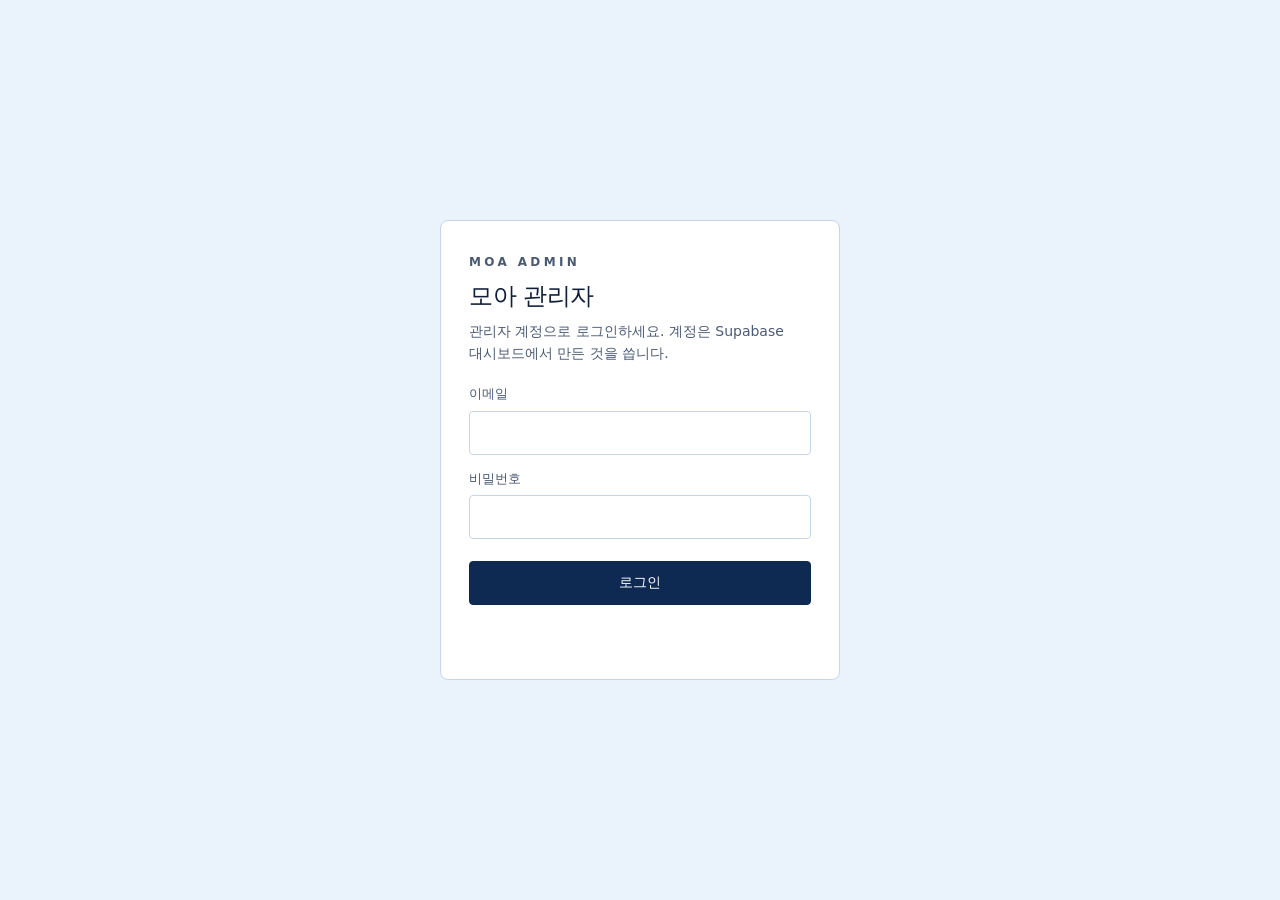
<file: admin/index.html>
<!doctype html>
<html lang="ko">
<head>
<meta charset="utf-8">
<meta name="viewport" content="width=device-width,initial-scale=1">
<meta name="robots" content="noindex,nofollow">
<meta name="theme-color" content="#EAF2FC">
<title>모아 관리자</title>
<link rel="icon" href="data:image/svg+xml,%3Csvg xmlns='http://www.w3.org/2000/svg' viewBox='0 0 64 64'%3E%3Crect width='64' height='64' rx='10' fill='%230F2A52'/%3E%3Ctext x='32' y='43' font-size='30' font-family='sans-serif' font-weight='600' text-anchor='middle' fill='%23EAF2FC'%3EM%3C/text%3E%3C/svg%3E">
<style>
:root{
 --bg:#EAF2FC;
 --panel:#DCE9F8;
 --surface:#FFFFFF;
 --ink:#0F1F3A;
 --sub:#4A5A75;
 --muted:#4A5A75;
 --line:#C5D6EC;
 --dark-bg:#0F2A52;
 --dark-ink:#FFFFFF;
 --dark-sub:#B9C8E0;
 --dark-line:#2E4A7A;
 --dark-field:#17386B;
 --signal:#C4361F;
 --radius:8px;
 --btn-radius:4px;
 --max:1200px;
}
*{box-sizing:border-box}
html{color-scheme:light}
body{
 margin:0;
 background:var(--bg);
 color:var(--ink);
 font:15px/1.55 "Pretendard Variable","Pretendard","Apple SD Gothic Neo","Noto Sans KR","Malgun Gothic",system-ui,sans-serif;
 font-variant-numeric:tabular-nums;
 word-break:keep-all;
 overflow-wrap:break-word;
 -webkit-font-smoothing:antialiased;
}
@media(prefers-reduced-motion:reduce){
 *,*::before,*::after{animation-duration:.01ms!important;transition-duration:.01ms!important;scroll-behavior:auto!important}
}
a{color:var(--ink);text-decoration:underline;text-underline-offset:3px}
a:hover{color:var(--sub)}
button,input,select,textarea{font:inherit;color:inherit}
button,summary,select,label[for]{cursor:pointer}
button:disabled,select:disabled{opacity:.5;cursor:not-allowed}
:focus-visible{outline:2px solid var(--ink);outline-offset:3px}
.dark-surface :focus-visible{outline-color:#FFFFFF}
[hidden]{display:none!important}

/* Mock Banner */
.mock-banner{
 background:var(--signal);
 color:#FFFFFF;
 padding:10px 16px;
 text-align:center;
 font-size:14px;
 font-weight:600;
 letter-spacing:-.01em;
}

/* Buttons (Strictly 2 styles: filled navy / outline, 40~44px height, 1 radius) */
.btn,.btn-fill{
 display:inline-flex;
 align-items:center;
 justify-content:center;
 gap:6px;
 min-height:44px;
 height:42px;
 padding:0 18px;
 border-radius:var(--btn-radius);
 background:var(--dark-bg);
 color:#FFFFFF;
 border:1px solid var(--dark-bg);
 font-size:14px;
 font-weight:500;
 white-space:nowrap;
}
.btn:hover:not(:disabled),.btn-fill:hover:not(:disabled){background:var(--ink);border-color:var(--ink)}
.btn.ghost,.btn-outline{
 background:var(--surface);
 color:var(--ink);
 border:1px solid var(--line);
}
.btn.ghost:hover:not(:disabled),.btn-outline:hover:not(:disabled){
 background:var(--panel);
 border-color:var(--ink);
}
.btn.danger{
 background:var(--surface);
 color:var(--signal);
 border:1px solid var(--signal);
}
.btn.danger:hover:not(:disabled){
 background:var(--signal);
 color:#FFFFFF;
}
.btn.sm{
 min-height:44px;
 height:40px;
 padding:0 14px;
 font-size:13px;
}
.dark-surface .btn.ghost{
 background:transparent;
 color:#FFFFFF;
 border-color:var(--dark-line);
}
.dark-surface .btn.ghost:hover:not(:disabled){
 background:var(--dark-field);
 border-color:#FFFFFF;
}

/* Form Inputs */
input[type=email],input[type=password],input[type=text],select,textarea{
 width:100%;
 min-height:44px;
 border:1px solid var(--line);
 border-radius:var(--btn-radius);
 padding:8px 12px;
 background:var(--surface);
 color:var(--ink);
}
select{width:auto;padding-right:28px}

/* Login View */
.loginwrap{
 min-height:100vh;
 display:grid;
 place-items:center;
 padding:24px 16px;
}
.login{
 width:100%;
 max-width:400px;
 background:var(--surface);
 border:1px solid var(--line);
 border-radius:var(--radius);
 padding:32px 28px;
}
.login-brand{
 font-size:12px;
 font-weight:600;
 letter-spacing:.28em;
 color:var(--sub);
 margin-bottom:6px;
}
.login h1{
 margin:0 0 6px;
 font-size:24px;
 font-weight:500;
 letter-spacing:-.02em;
}
.login p{
 margin:0 0 20px;
 color:var(--sub);
 font-size:14px;
}
.login label{
 display:block;
 font-size:13px;
 font-weight:500;
 color:var(--sub);
 margin:14px 0 6px;
}
.login .btn{
 width:100%;
 margin-top:22px;
}
.err{
 color:var(--signal);
 font-size:14px;
 font-weight:500;
 min-height:22px;
 margin:12px 0 0;
}

/* App Shell */
.top{
 background:var(--dark-bg);
 color:var(--dark-ink);
 border-bottom:1px solid var(--dark-line);
}
.top-inner{
 max-width:var(--max);
 margin:0 auto;
 padding:10px 20px;
 min-height:60px;
 display:flex;
 align-items:center;
 gap:12px;
 flex-wrap:wrap;
}
.top-brand{
 display:flex;
 align-items:baseline;
 gap:8px;
}
.top-brand b{
 font-size:17px;
 font-weight:600;
 letter-spacing:.08em;
}
.top-brand span{
 font-size:13px;
 color:var(--dark-sub);
}
.top .sp{flex:1}
.top .who{
 font-size:13px;
 color:var(--dark-sub);
 overflow-wrap:anywhere;
}

.shell{
 max-width:var(--max);
 margin:0 auto;
 padding:24px 20px 64px;
 display:grid;
 grid-template-columns:200px minmax(0,1fr);
 gap:24px;
 align-items:start;
}

/* Left Vertical Navigation (Desktop) */
nav{
 background:var(--surface);
 border:1px solid var(--line);
 border-radius:var(--radius);
 padding:8px;
 position:sticky;
 top:16px;
}
.nav-list{
 display:flex;
 flex-direction:column;
 gap:4px;
}
.nav-list button{
 width:100%;
 min-height:44px;
 padding:0 14px;
 border:0;
 border-left:3px solid transparent;
 border-radius:var(--btn-radius);
 background:transparent;
 color:var(--sub);
 font-size:15px;
 font-weight:500;
 text-align:left;
 display:flex;
 align-items:center;
 justify-content:space-between;
 white-space:nowrap;
}
.nav-list button:hover{
 background:var(--panel);
 color:var(--ink);
}
.nav-list button[aria-selected=true]{
 background:var(--panel);
 color:var(--ink);
 font-weight:600;
 border-left-color:var(--dark-bg);
}
.badge{
 display:inline-flex;
 align-items:center;
 justify-content:center;
 min-width:20px;
 height:20px;
 padding:0 6px;
 border-radius:var(--btn-radius);
 background:var(--signal);
 color:#FFFFFF;
 font-size:12px;
 font-weight:600;
 line-height:1;
}

/* Main Content Area */
main{min-width:0}
.bar{
 display:flex;
 align-items:center;
 gap:10px;
 flex-wrap:wrap;
 margin-bottom:18px;
 padding-bottom:14px;
 border-bottom:1px solid var(--line);
}
.bar .sp{flex:1}
.muted{color:var(--sub);font-size:13px}
h2{margin:0;font-size:24px;font-weight:500;letter-spacing:-.02em}
h3{margin:0 0 12px;font-size:16px;font-weight:600;letter-spacing:-.01em}
h4{margin:0 0 8px;font-size:14px;font-weight:600;color:var(--sub)}

.grid{display:grid;gap:16px}
.kpis{grid-template-columns:repeat(4,minmax(0,1fr))}
.three{grid-template-columns:repeat(3,minmax(0,1fr))}
.two{grid-template-columns:repeat(2,minmax(0,1fr))}

.card{
 background:var(--surface);
 border:1px solid var(--line);
 border-radius:var(--radius);
 padding:20px;
 min-width:0;
}
.card.band{
 background:var(--panel);
}
.card.dark-surface{
 background:var(--dark-bg);
 color:var(--dark-ink);
 border-color:var(--dark-line);
}
.card.dark-surface h3,.card.dark-surface .v{color:var(--dark-ink)}
.card.dark-surface .muted,.card.dark-surface .l,.card.dark-surface .s,.card.dark-surface .note{color:var(--dark-sub)}

/* KPI Cards: Large light-weight number (300) + small label */
.kpi .v{
 font-size:38px;
 font-weight:300;
 letter-spacing:-.03em;
 line-height:1.1;
 color:var(--ink);
 font-variant-numeric:tabular-nums;
}
.kpi .l{
 font-size:13px;
 font-weight:500;
 color:var(--sub);
 margin-top:6px;
}
.kpi .s{
 font-size:12px;
 color:var(--sub);
 margin-top:4px;
}
.kpi.alert .v{color:var(--signal)}
.kpi.alert{border-color:var(--signal)}

/* Horizontal Bar List (Monochrome) */
.hb{
 display:grid;
 grid-template-columns:minmax(90px,38%) 1fr auto;
 gap:10px;
 align-items:center;
 margin:8px 0;
 font-size:14px;
}
.hb .k{overflow-wrap:anywhere}
.hb .bar2{
 height:10px;
 background:var(--panel);
 border-radius:2px;
 overflow:hidden;
}
.hb .bar2 i{
 display:block;
 height:100%;
 background:var(--dark-bg);
}
.hb b{
 font-variant-numeric:tabular-nums;
 min-width:32px;
 text-align:right;
 font-weight:500;
}
.empty{
 color:var(--sub);
 font-size:14px;
 padding:12px 0;
}

/* Charts (Monochrome bars) */
.chart{width:100%;height:auto;display:block}
.chart text{font-size:11px;fill:var(--sub)}
.chart .b1{fill:var(--panel)}
.chart .b2{fill:var(--dark-bg)}
.chart line{stroke:var(--line)}
.legend{
 display:flex;
 gap:16px;
 font-size:12px;
 color:var(--sub);
 margin-top:8px;
}
.legend i{
 display:inline-block;
 width:10px;
 height:10px;
 margin-right:6px;
 vertical-align:-1px;
 border:1px solid var(--line);
}
.funnel .row{
 display:grid;
 grid-template-columns:120px 1fr auto;
 gap:10px;
 align-items:center;
 margin:10px 0;
 font-size:14px;
}
.funnel .bar2{
 height:16px;
 background:var(--panel);
 border-radius:2px;
 overflow:hidden;
}
.funnel .bar2 i{
 display:block;
 height:100%;
 background:var(--dark-bg);
}

/* Tables (Thin border lines, no zebra) */
.tw{overflow-x:auto}
table{
 width:100%;
 border-collapse:collapse;
 font-size:14px;
 background:var(--surface);
}
th,td{
 text-align:left;
 padding:11px 10px;
 border-bottom:1px solid var(--line);
 vertical-align:top;
}
th{
 font-size:12px;
 color:var(--sub);
 font-weight:600;
 border-bottom:1px solid var(--ink);
 white-space:nowrap;
}
td.n,th.n{
 text-align:right;
 font-variant-numeric:tabular-nums;
}
tr.sel-row td{
 background:var(--panel);
}

/* Pills & Chips */
.pill{
 display:inline-block;
 padding:2px 8px;
 border-radius:var(--btn-radius);
 font-size:12px;
 font-weight:500;
 background:var(--panel);
 color:var(--ink);
 border:1px solid var(--line);
 white-space:nowrap;
}
.pill.soon,.pill.new,.pill.warn{
 background:var(--surface);
 color:var(--signal);
 border-color:var(--signal);
 font-weight:600;
}
.pill.done{
 background:var(--panel);
 color:var(--sub);
}
.reason-chips{
 display:flex;
 flex-wrap:wrap;
 gap:4px;
}
.chips{
 display:flex;
 flex-wrap:wrap;
 gap:8px;
 margin-bottom:16px;
}
.chip{
 border:1px solid var(--line);
 background:var(--surface);
 color:var(--ink);
 border-radius:var(--btn-radius);
 min-height:44px;
 padding:0 14px;
 font-size:14px;
 font-weight:500;
}
.chip:hover{background:var(--panel);border-color:var(--ink)}
.chip[aria-pressed=true]{
 background:var(--dark-bg);
 border-color:var(--dark-bg);
 color:#FFFFFF;
}
.chip.priority{
 border-color:var(--signal);
 color:var(--signal);
}
.chip.priority[aria-pressed=true]{
 background:var(--signal);
 border-color:var(--signal);
 color:#FFFFFF;
}

/* Feedback List */
.fbs{display:grid;gap:12px}
.fb{display:flex;flex-direction:column;gap:8px}
.fb .meta{
 display:flex;
 flex-wrap:wrap;
 gap:8px;
 align-items:center;
 font-size:13px;
 color:var(--sub);
}
.fb .msg{
 white-space:pre-wrap;
 overflow-wrap:anywhere;
 font-size:15px;
}
.fb .rel{
 font-size:13px;
 color:var(--ink);
 background:var(--panel);
 border:1px solid var(--line);
 border-radius:var(--btn-radius);
 padding:6px 10px;
 align-self:flex-start;
 overflow-wrap:anywhere;
}
.fb .act{
 display:flex;
 gap:8px;
 flex-wrap:wrap;
 margin-top:4px;
}
.note{
 font-size:13px;
 color:var(--sub);
 line-height:1.65;
}
.mono{
 font-family:ui-monospace,Consolas,monospace;
 font-size:13px;
 overflow-wrap:anywhere;
}

/* Instagram View Specifics */
.ig-sec{margin-top:20px}
.ig-sec:first-child{margin-top:0}
.slides-grid{
 display:grid;
 grid-template-columns:repeat(5,minmax(0,1fr));
 gap:10px;
 margin-bottom:16px;
}
.slide-box{
 background:var(--panel);
 border:1px solid var(--line);
 border-radius:var(--radius);
 padding:12px;
 display:flex;
 flex-direction:column;
 gap:6px;
 min-height:170px;
}
.slide-num{
 font-size:11px;
 font-weight:600;
 color:var(--sub);
 letter-spacing:.06em;
}
.slide-title{
 font-size:14px;
 font-weight:600;
 color:var(--ink);
}
.slide-body{
 font-size:13px;
 color:var(--ink);
 line-height:1.5;
 white-space:pre-line;
 flex:1;
}
.slide-foot{
 font-size:11px;
 color:var(--sub);
 border-top:1px solid var(--line);
 padding-top:6px;
}
.chk-list{
 display:grid;
 grid-template-columns:repeat(2,minmax(0,1fr));
 gap:8px;
 margin:12px 0 16px;
 padding:14px;
 background:var(--panel);
 border:1px solid var(--line);
 border-radius:var(--radius);
}
.chk-item{
 display:flex;
 align-items:center;
 gap:8px;
 min-height:44px;
 font-size:14px;
 padding:4px 6px;
}
.chk-item input[type=checkbox]{
 width:18px;
 height:18px;
 margin:0;
 accent-color:var(--dark-bg);
}
.cap-box{
 display:flex;
 flex-direction:column;
 gap:8px;
}
.cap-head{
 display:flex;
 align-items:center;
 justify-content:space-between;
 gap:8px;
 flex-wrap:wrap;
}
.cap-warn{
 font-size:12px;
 font-weight:600;
 color:var(--signal);
}
.cap-pre{
 width:100%;
 min-height:160px;
 font-size:13px;
 line-height:1.55;
 white-space:pre-wrap;
 background:var(--bg);
 border:1px solid var(--line);
 border-radius:var(--btn-radius);
 padding:12px;
 resize:vertical;
}
details.fold{
 border:1px solid var(--line);
 border-radius:var(--radius);
 background:var(--surface);
 padding:0 16px;
 margin-top:14px;
}
details.fold summary{
 min-height:48px;
 display:flex;
 align-items:center;
 justify-content:space-between;
 font-weight:600;
 font-size:14px;
}
details.fold[open] summary{
 border-bottom:1px solid var(--line);
 margin-bottom:12px;
}
.check-inline{
 display:inline-flex;
 align-items:center;
 gap:6px;
 min-height:44px;
 padding:0 6px;
 font-size:13px;
}
.check-inline input[type=checkbox]{
 width:18px;
 height:18px;
 accent-color:var(--dark-bg);
}

/* Responsive Breakpoints */
@media(max-width:960px){
 .kpis{grid-template-columns:repeat(2,minmax(0,1fr))}
 .three,.two{grid-template-columns:1fr}
 .slides-grid{grid-template-columns:repeat(2,minmax(0,1fr))}
 .chk-list{grid-template-columns:1fr}
}
@media(max-width:700px){
 .shell{
  grid-template-columns:minmax(0,1fr);
  padding:0 0 48px;
  gap:0;
 }
 /* 폰 폭에서 넓은 표가 페이지를 밀어내지 않도록 카드 안에서만 가로 스크롤 */
 .card{min-width:0;max-width:100%;overflow-x:auto}
 nav{
  position:sticky;
  top:0;
  z-index:20;
  border-radius:0;
  border-left:0;
  border-right:0;
  border-top:0;
  padding:0 12px;
 }
 .nav-list{
  flex-direction:row;
  overflow-x:auto;
  gap:2px;
  scrollbar-width:none;
 }
 .nav-list::-webkit-scrollbar{display:none}
 .nav-list button{
  width:auto;
  flex:none;
  border-left:0;
  border-bottom:3px solid transparent;
  border-radius:0;
  padding:0 14px;
  min-height:46px;
  gap:6px;
 }
 .nav-list button[aria-selected=true]{
  background:transparent;
  border-left-color:transparent;
  border-bottom-color:var(--dark-bg);
 }
 main{padding:18px 16px 0}
 .slides-grid{grid-template-columns:1fr}
 .funnel .row{grid-template-columns:96px 1fr auto}
}
@media(max-width:440px){
 .kpi .v{font-size:30px}
 .card{padding:16px}
 .hb{grid-template-columns:minmax(72px,34%) 1fr auto}
}
</style>
</head>
<body>

<div id="mock-banner" class="mock-banner" role="status" hidden>가짜 데이터 모드 (로컬 시험 전용 · 실제 서버 요청 차단됨)</div>

<div class="loginwrap" id="login">
<form class="login" id="lform" autocomplete="on">
<div class="login-brand">MOA ADMIN</div>
<h1>모아 관리자</h1>
<p>관리자 계정으로 로그인하세요. 계정은 Supabase 대시보드에서 만든 것을 씁니다.</p>
<label for="em">이메일</label><input id="em" name="email" type="email" autocomplete="username" required>
<label for="pw">비밀번호</label><input id="pw" name="password" type="password" autocomplete="current-password" required>
<button class="btn" type="submit" id="lbtn">로그인</button>
<p class="err" id="lerr" role="alert"></p>
</form>
</div>

<div id="app" hidden>
<header class="top dark-surface">
 <div class="top-inner">
  <div class="top-brand"><b>MOA</b><span>모아 관리자</span></div>
  <span class="who" id="who"></span>
  <span class="sp"></span>
  <button class="btn ghost sm" type="button" id="refresh">새로고침</button>
  <button class="btn ghost sm" type="button" id="logout">로그아웃</button>
 </div>
</header>
<div class="shell">
 <nav aria-label="관리자 메뉴">
  <div class="nav-list" id="nav" role="tablist">
   <button role="tab" type="button" data-v="overview" aria-selected="true"><span>개요</span></button>
   <button role="tab" type="button" data-v="visits" aria-selected="false"><span>방문 통계</span></button>
   <button role="tab" type="button" data-v="students" aria-selected="false"><span>학생 분포</span></button>
   <button role="tab" type="button" data-v="notices" aria-selected="false"><span>공고</span></button>
   <button role="tab" type="button" data-v="insta" aria-selected="false"><span>인스타</span></button>
   <button role="tab" type="button" data-v="feedback" aria-selected="false"><span>의견</span><span class="badge" id="fbbadge" hidden></span></button>
   <button role="tab" type="button" data-v="system" aria-selected="false"><span>시스템</span></button>
  </div>
 </nav>
 <main>
  <div class="bar">
   <h2 id="vtitle">개요</h2>
   <span class="sp"></span>
   <span class="muted" id="loaded" aria-live="polite"></span>
   <label class="muted" for="days">기간</label>
   <select id="days">
    <option value="7">최근 7일</option>
    <option value="30" selected>최근 30일</option>
    <option value="90">최근 90일</option>
   </select>
  </div>
  <div id="msg" class="err" role="alert"></div>
  <section id="v-overview"></section>
  <section id="v-visits" hidden></section>
  <section id="v-students" hidden></section>
  <section id="v-notices" hidden></section>
  <section id="v-insta" hidden></section>
  <section id="v-feedback" hidden></section>
  <section id="v-system" hidden></section>
 </main>
</div>
</div>

<script>
const SITE_URL='https://hyunoie04-pixel.github.io/pnu-moa/';
const SB='https://ykpobrafcugzsjusuhny.supabase.co',KEY='sb_publishable_5QCXyy75eYyc_DzNGcx9Og_hsqACKN5';
const SHEET_URL='https://docs.google.com/spreadsheets/d/1dRob98i31VTSJfGOzasqhAUHY26jyB5Tv2OrOj2ZrqE';
const DASH_URL='https://supabase.com/dashboard/project/ykpobrafcugzsjusuhny';
const POSTED_KEY='moa-admin-posted';
const IS_MOCK=(location.hostname==='127.0.0.1'||location.hostname==='localhost')&&new URLSearchParams(location.search).get('mock')==='1';

const $=id=>document.getElementById(id);
const esc=s=>String(s==null?'':s).replace(/[&<>"']/g,c=>({'&':'&amp;','<':'&lt;','>':'&gt;','"':'&quot;',"'":'&#39;'}[c]));
const safeUrl=s=>{try{const u=new URL(s);return /^https?:$/.test(u.protocol)?u.href:''}catch{return ''}};
const todayKST=()=>new Date().toLocaleDateString('sv-SE',{timeZone:'Asia/Seoul'});
const relDateKST=offsetDays=>{
 const base=new Date(todayKST()+'T00:00:00Z');
 return new Date(base.getTime()+offsetDays*864e5).toISOString().slice(0,10);
};
const diffDaysFromToday=dateStr=>{
 if(!dateStr)return null;
 const a=new Date(dateStr.slice(0,10)+'T00:00:00Z');
 const b=new Date(todayKST()+'T00:00:00Z');
 if(isNaN(a.getTime()))return null;
 return Math.round((a-b)/864e5);
};
const fmtTime=t=>{const s=new Date(t).toLocaleString('sv-SE',{timeZone:'Asia/Seoul'});return `${+s.slice(5,7)}월 ${+s.slice(8,10)}일 ${s.slice(11,16)}`};
const fmtDur=s=>s==null?'-':s<60?`${s}초`:`${Math.floor(s/60)}분 ${s%60}초`;
const pct=(a,b)=>b?Math.round(a/b*100)+'%':'-';
const L={
 device:{mobile:'휴대폰',tablet:'태블릿',desktop:'컴퓨터','?':'알 수 없음'},
 tabs:{mine:'내게 맞는 공고',all:'전체 공고',feedback:'의견 보내기',detail:'공고 상세'},
 kind:{'wrong-info':'정보가 틀렸어요',missing:'빠진 공고',idea:'기능 제안',bug:'오류',praise:'칭찬',other:'기타'},
 src:{direct:'직접 입력·링크 없음',everytime:'에브리타임',instagram:'인스타그램'}
};
const gradeLabel=k=>k==='5'?'5학년 이상':k+'학년';

let S=null,D={stats:null,fb:[],notices:[],meta:[]},view='overview',fbFilter='all',loadedAt=null;
let selectedIgKey=null;
let igChecklist={c1:false,c2:false,c3:false,c4:false,c5:false};

/* ---------- localStorage for posted notices (max 500) ---------- */
function getPostedList(){
 try{
  const arr=JSON.parse(localStorage.getItem(POSTED_KEY)||'[]');
  return Array.isArray(arr)?arr.map(String):[];
 }catch{return []}
}
function setPostedList(arr){
 const trimmed=Array.from(new Set(arr.map(String))).slice(-500);
 try{localStorage.setItem(POSTED_KEY,JSON.stringify(trimmed))}catch{}
 return trimmed;
}
function togglePostedKey(key,checked){
 if(!key)return;
 const cur=getPostedList();
 const next=checked?[...cur.filter(x=>x!==key),key]:cur.filter(x=>x!==key);
 setPostedList(next);
}
function noticeKey(n){
 return String(n.row_key||n.source_id||n.title||'');
}

/* ---------- PII Redaction for Preview ---------- */
function redactPII(text){
 const raw=String(text==null?'':text).trim();
 if(!raw)return '';
 return raw
  .replace(/[a-zA-Z0-9._%+-]+@[a-zA-Z0-9.-]+\.[a-zA-Z]{2,}/g,'원문 참조')
  .replace(/\b0\d{1,2}[-.\s]?\d{3,4}[-.\s]?\d{4}\b/g,'원문 참조');
}

/* ---------- Mock Data Generator (Localhost + ?mock=1 only) ---------- */
function buildMockData(days=30){
 const nDays=Math.min(days,14);
 const daily=[];
 for(let i=13;i>=0;i--){
  const d=relDateKST(-i);
  const v=32+((i*7)%29);
  const u=Math.max(12,Math.round(v*0.72));
  daily.push({d,visits:v,visitors:u});
 }
 const hourly=Array.from({length:24},(_,h)=>({h,n:h>=9&&h<=23?8+((h*5)%19):2}));
 const notices=[
  {row_key:'N01',source_id:'PNU-101',title:'2026학년도 2학기 부산대 사랑 장학생 선발 안내',org:'학생과 장학팀',category:'장학',subcategory:'장학·지원금',target:'학부 재학생 전체 (직전학기 12학점 이상, 평점 2.5 이상)',apply_period:`${relDateKST(-5)} ~ ${relDateKST(2)} 18:00`,schedule:'11월 중 서류심사 후 12월 초 지급',scale:'100명',benefit:'생활비성 장학금 150만원 지급 (중복 수혜 가능)',how_to_apply:'학생지원시스템 온라인 신청 (담당자 문의 051-510-1234, scholarship@pusan.ac.kr)',status:'모집중',url:'https://www.pusan.ac.kr/kor/CMS/Board/Board.do?mCode=MN095',memo:'',end_date:relDateKST(2),posted_on:relDateKST(-1),colleges:'전체',depts:'전체',grades:'1,2,3,4',course:'학부'},
  {row_key:'N02',source_id:'PNU-102',title:'제14회 PNU 창의융합 소프트웨어 해커톤 참가팀 모집',org:'정보컴퓨터공학부·SW교육센터',category:'공모전',subcategory:'공모전·경진대회',target:'부산대 학부 및 대학원 재학생 (2~4인 팀)',apply_period:`${relDateKST(-7)} ~ ${relDateKST(3)}`,schedule:'본선 무박 2일 진행',scale:'15팀 내외',benefit:'대상 총장상 및 상금 300만원, 참가자 전원 기념품 및 수료증',how_to_apply:'SW교육센터 홈페이지 신청서 제출 (문의 swcenter@pusan.ac.kr)',status:'모집중',url:'https://www.pusan.ac.kr/kor/CMS/Board/Board.do?mCode=MN095&seq=2',memo:'',end_date:relDateKST(3),posted_on:relDateKST(-2),colleges:'전체',depts:'전체',grades:'전체',course:'학부,대학원'},
  {row_key:'N03',source_id:'PNU-103',title:'동계 글로벌 해외파견 교환·방문학생 추가 모집',org:'국제교류본부',category:'국제교류',subcategory:'국제교류·해외',target:'부산대 학부 재학생 (2~7학기 이수자)',apply_period:`${relDateKST(-4)} ~ ${relDateKST(5)}`,schedule:'서류 합격 발표 후 면접 전형',scale:'파견교별 상이 (총 35명)',benefit:'파견 대학 학점 인정 및 글로벌 장학금 최대 250만원 지원',how_to_apply:'국제교류본부 포털 온라인 지원',status:'모집중',url:'https://www.pusan.ac.kr/kor/CMS/Board/Board.do?mCode=MN095&seq=3',memo:'',end_date:relDateKST(5),posted_on:relDateKST(-1),colleges:'전체',depts:'전체',grades:'2,3,4',course:'학부'},
  {row_key:'N04',source_id:'PNU-104',title:'부산지역 선도기업 동계 직무체험형 현장실습생 모집',org:'취업전략과·현장실습지원센터',category:'취업',subcategory:'취업·채용·현장실습',target:'3~4학년 학부 재학생',apply_period:`${relDateKST(-3)} ~ ${relDateKST(6)}`,schedule:'동계방학 8주 과정',scale:'40명',benefit:'실습지원비 월 206만원 지급 및 전공선택 3학점 인정',how_to_apply:'산학협력단 현장실습 시스템 접수 (담당: 010-9876-5432)',status:'모집중',url:'https://www.pusan.ac.kr/kor/CMS/Board/Board.do?mCode=MN095&seq=4',memo:'',end_date:relDateKST(6),posted_on:relDateKST(-3),colleges:'전체',depts:'전체',grades:'3,4',course:'학부'},
  {row_key:'N05',source_id:'PNU-105',title:'기계공학부 산학연계 캡스톤디자인 경진대회 참가 모집',org:'공과대학 기계공학부',category:'공모전',subcategory:'공모전·경진대회',target:'공과대학 기계공학부 3, 4학년 재학생',apply_period:`${relDateKST(-6)} ~ ${relDateKST(4)}`,schedule:'작품 전시 및 심사 11월 말',scale:'20팀',benefit:'최우수상 100만원, 우수상 50만원 상금 지급',how_to_apply:'학부 사무실 방문 또는 온라인 접수',status:'모집중',url:'https://www.pusan.ac.kr/kor/CMS/Board/Board.do?mCode=MN095&seq=5',memo:'',end_date:relDateKST(4),posted_on:relDateKST(-6),colleges:'공과대학',depts:'기계공학부',grades:'3,4',course:'학부'},
  {row_key:'N06',source_id:'PNU-106',title:'생성형 AI 활용 데이터 분석 실무 집중 교육과정 모집',org:'도서관·비교과교육센터',category:'교육',subcategory:'교육·특강·프로그램',target:'부산대 학부 및 대학원 재학생 전체',apply_period:`${relDateKST(-2)} ~ ${relDateKST(9)}`,schedule:'매주 화·목 야간 온라인 실습',scale:'선착순 80명',benefit:'비교과 마일리지 10점 및 교육비 전액 무료 지원',how_to_apply:'학생역량지원시스템(PLATO 연동) 신청',status:'모집중',url:'https://www.pusan.ac.kr/kor/CMS/Board/Board.do?mCode=MN095&seq=6',memo:'',end_date:relDateKST(9),posted_on:relDateKST(-2),colleges:'전체',depts:'전체',grades:'전체',course:'학부,대학원'},
  {row_key:'N07',source_id:'PNU-107',title:'2026 효원 창업아이디어 경진대회 예비창업팀 모집',org:'창업지원단',category:'창업',subcategory:'창업',target:'부산대 재학생 및 휴학생 (개인 또는 팀)',apply_period:`${relDateKST(-1)} ~ ${relDateKST(12)}`,schedule:'멘토링 캠프 후 최종 데모데이',scale:'10개 팀 선발',benefit:'시제품 제작 지원금 최대 500만원 및 창업보육센터 입주 우대',how_to_apply:'창업지원단 홈페이지 온라인 접수',status:'모집중',url:'https://www.pusan.ac.kr/kor/CMS/Board/Board.do?mCode=MN095&seq=7',memo:'',end_date:relDateKST(12),posted_on:relDateKST(-1),colleges:'전체',depts:'전체',grades:'전체',course:'학부,대학원'},
  {row_key:'N08',source_id:'PNU-108',title:'금정구 지역아동센터 겨울방학 대학생 교육봉사단 모집',org:'학생과 사회봉사센터',category:'봉사',subcategory:'봉사·사회공헌',target:'부산대 학부 재학생 전체',apply_period:`${relDateKST(-5)} ~ ${relDateKST(15)}`,schedule:'1월 중 4주간 주 2회 멘토링',scale:'30명',benefit:'봉사활동 시간 인정 및 활동지원비 40만원 지급',how_to_apply:'학생지원시스템 비교과 신청',status:'모집중',url:'https://www.pusan.ac.kr/kor/CMS/Board/Board.do?mCode=MN095&seq=8',memo:'',end_date:relDateKST(15),posted_on:relDateKST(-5),colleges:'전체',depts:'전체',grades:'전체',course:'학부'},
  {row_key:'N09',source_id:'PNU-109',title:'인문대학 고전읽기 에세이 공모전 안내',org:'인문대학 행정실',category:'공모전',subcategory:'공모전·경진대회',target:'인문대학 소속 학부 재학생',apply_period:`${relDateKST(-1)} ~ ${relDateKST(18)}`,schedule:'심사 결과 12월 중 발표',scale:'12명 시상',benefit:'학장상 및 장학금 최대 80만원',how_to_apply:'온라인 제출처 접수',status:'모집중',url:'https://www.pusan.ac.kr/kor/CMS/Board/Board.do?mCode=MN095&seq=9',memo:'',end_date:relDateKST(18),posted_on:relDateKST(-1),colleges:'인문대학',depts:'전체',grades:'1,2,3,4',course:'학부'},
  {row_key:'N10',source_id:'PNU-110',title:'자연과학대학 학부생 연구인턴십(URP) 참가자 모집',org:'자연과학대학',category:'연구',subcategory:'대학원·연구',target:'자연과학대학 2~4학년 학부생',apply_period:`${relDateKST(0)} ~ ${relDateKST(7)}`,schedule:'동계방학 중 실험실 연구 참여',scale:'25명',benefit:'연구장려금 120만원 지급 및 수료증 발급',how_to_apply:'지도교수 매칭 후 신청서 제출',status:'모집중',url:'https://www.pusan.ac.kr/kor/CMS/Board/Board.do?mCode=MN095&seq=10',memo:'',end_date:relDateKST(7),posted_on:relDateKST(0),colleges:'자연과학대학',depts:'전체',grades:'2,3,4',course:'학부'},
  {row_key:'N11',source_id:'PNU-111',title:'경영대학 글로벌 비즈니스 케이스 컴피티션 참가 안내',org:'경영대학',category:'공모전',subcategory:'공모전·경진대회',target:'경영대학 재학생',apply_period:`${relDateKST(-4)} ~ ${relDateKST(5)}`,schedule:'본선 발표일 기준',scale:'8팀',benefit:'상금 200만원',how_to_apply:'이메일 접수',status:'모집중',url:'https://www.pusan.ac.kr/kor/CMS/Board/Board.do?mCode=MN095&seq=11',memo:'마감일 추정 (본선 발표일과 혼동 가능성 확인 필요)',end_date:relDateKST(5),posted_on:relDateKST(-4),colleges:'경영대학',depts:'경영학과',grades:'2,3,4',course:'학부'},
  {row_key:'N12',source_id:'PNU-112',title:'외부 재단 성적우수 장학생 추천 선발 공고',org:'학생과 장학팀',category:'장학',subcategory:'장학·지원금',target:'이공계 학부 3학년 재학생',apply_period:'별도 공문 참조',schedule:'추후 안내',scale:'학과별 1명',benefit:'등록금 전액 지원',how_to_apply:'학과 사무실 문의',status:'모집중',url:'https://www.pusan.ac.kr/kor/CMS/Board/Board.do?mCode=MN095&seq=12',memo:'첨부 파일에서 정확한 신청 마감일 확인 필요',end_date:null,posted_on:relDateKST(-3),colleges:'공과대학',depts:'전체',grades:'3',course:'학부'},
  {row_key:'N13',source_id:'PNU-113',title:'2026학년도 동계 계절수업 수강신청 일정 및 행정 안내',org:'교육혁신과',category:'학사',subcategory:'행정 안내',target:'전체 재학생',apply_period:`${relDateKST(-2)} ~ ${relDateKST(10)}`,schedule:'계절학기 운영 일정',scale:'-',benefit:'-',how_to_apply:'학생지원시스템',status:'행정 안내',url:'https://www.pusan.ac.kr/kor/CMS/Board/Board.do?mCode=MN095&seq=13',memo:'',end_date:relDateKST(10),posted_on:relDateKST(-2),colleges:'전체',depts:'전체',grades:'전체',course:'학부'},
  {row_key:'N14',source_id:'PNU-114',title:'제11회 효원 사진 공모전 접수 마감 공고',org:'홍보실',category:'공모전',subcategory:'공모전·경진대회',target:'부산대 구성원 전체',apply_period:`${relDateKST(-20)} ~ ${relDateKST(-2)}`,schedule:'심사 진행 중',scale:'10명',benefit:'상금 총 150만원',how_to_apply:'온라인 접수 마감',status:'모집마감',url:'https://www.pusan.ac.kr/kor/CMS/Board/Board.do?mCode=MN095&seq=14',memo:'',end_date:relDateKST(-2),posted_on:relDateKST(-20),colleges:'전체',depts:'전체',grades:'전체',course:'학부,대학원'},
  {row_key:'N15',source_id:'PNU-115',title:'대학생 서포터즈 및 대외활동 캠프 참가자 모집',org:'대외협력처',category:'대외활동',subcategory:'대외활동·행사',target:'부산대 학부 재학생 전체',apply_period:`${relDateKST(-1)} ~ ${relDateKST(20)}`,schedule:'동계 방학 중 3일 캠프',scale:'24명',benefit:'활동 수료증 및 우수 활동자 포상금 50만원',how_to_apply:'온라인 지원서 작성',status:'모집중',url:'https://www.pusan.ac.kr/kor/CMS/Board/Board.do?mCode=MN095&seq=15',memo:'',end_date:relDateKST(20),posted_on:relDateKST(-1),colleges:'전체',depts:'전체',grades:'1,2,3,4',course:'학부'}
 ];
 const fb=[
  {id:'fb-1',status:'new',kind:'wrong-info',created_at:new Date(Date.now()-3600*1000*3).toISOString(),device:'mobile',message:'경영대학 글로벌 비즈니스 케이스 컴피티션 마감일이 금요일 17시로 변경되었어요.',notice_title:'경영대학 글로벌 비즈니스 케이스 컴피티션 참가 안내'},
  {id:'fb-2',status:'new',kind:'wrong-info',created_at:new Date(Date.now()-3600*1000*9).toISOString(),device:'desktop',message:'부산대 사랑 장학생 지원 자격에 직전학기 이수학점 조건이 12학점입니다. 본문 확인 부탁드려요.',notice_title:'2026학년도 2학기 부산대 사랑 장학생 선발 안내'},
  {id:'fb-3',status:'new',kind:'missing',created_at:new Date(Date.now()-3600*1000*20).toISOString(),device:'mobile',message:'약학대학 학부생 연구참여 프로그램 공고도 추가해 주시면 좋겠습니다.',notice_title:''},
  {id:'fb-4',status:'done',kind:'idea',created_at:new Date(Date.now()-3600*1000*48).toISOString(),device:'mobile',message:'인스타그램에서도 주간 마감 공고 모음을 볼 수 있으면 편할 것 같아요.',notice_title:''},
  {id:'fb-5',status:'done',kind:'wrong-info',created_at:new Date(Date.now()-3600*1000*72).toISOString(),device:'tablet',message:'해커톤 참가 인원이 2~4인 팀으로 정정 공지 올라왔습니다.',notice_title:'제14회 PNU 창의융합 소프트웨어 해커톤 참가팀 모집'},
  {id:'fb-6',status:'done',kind:'praise',created_at:new Date(Date.now()-3600*1000*96).toISOString(),device:'desktop',message:'학과 공지 일일이 안 찾아봐도 돼서 정말 유용하게 쓰고 있습니다.',notice_title:''}
 ];
 const totalVisits=daily.slice(-nDays).reduce((a,x)=>a+x.visits,0);
 const totalVisitors=daily.slice(-nDays).reduce((a,x)=>a+x.visitors,0);
 const stats={
  today:daily[daily.length-1].visits,
  returning:94,
  totals:{visits:totalVisits,visitors:totalVisitors,avg_s:112,median_s:78,timed:Math.round(totalVisits*0.84)},
  funnel:{visits:totalVisits,searched:Math.round(totalVisits*0.64),opened:Math.round(totalVisits*0.48),feedback_tab:Math.round(totalVisits*0.09)},
  feedback:{new:fb.filter(x=>x.status==='new').length,total:fb.length},
  daily,
  hourly,
  device:[{k:'mobile',n:Math.round(totalVisits*0.68)},{k:'desktop',n:Math.round(totalVisits*0.28)},{k:'tablet',n:Math.round(totalVisits*0.04)}],
  source:[
   {k:'everytime',n:240,visitors:178},
   {k:'instagram',n:165,visitors:132},
   {k:'direct',n:142,visitors:104},
   {k:'instagram_story',n:38,visitors:31}
  ],
  tabs:[{k:'mine',n:420},{k:'all',n:310},{k:'detail',n:275},{k:'feedback',n:52}],
  course:[{k:'학부',n:360},{k:'대학원',n:48}],
  grade:[{k:'1',n:64},{k:'2',n:92},{k:'3',n:118},{k:'4',n:86}],
  college:[{k:'공과대학',n:112},{k:'정보의생명공학대학',n:78},{k:'상과대학',n:64},{k:'인문대학',n:51},{k:'자연과학대학',n:44}],
  dept:[{k:'정보컴퓨터공학부',n:68},{k:'기계공학부',n:52},{k:'경영학과',n:47},{k:'전기공학과',n:34},{k:'국어국문학과',n:25}],
  notices:[
   {title:'2026학년도 2학기 부산대 사랑 장학생 선발 안내',n:148,viewers:119},
   {title:'제14회 PNU 창의융합 소프트웨어 해커톤 참가팀 모집',n:112,viewers:89},
   {title:'동계 글로벌 해외파견 교환·방문학생 추가 모집',n:96,viewers:77},
   {title:'부산지역 선도기업 동계 직무체험형 현장실습생 모집',n:81,viewers:65}
  ]
 };
 const meta=[{key:'last_sync',value:String(notices.length),updated_at:new Date(Date.now()-18*60*1000).toISOString()}];
 return {stats,fb,notices,meta};
}

let MOCK_STORE=IS_MOCK?buildMockData(30):null;

/* ---------- auth + api (Original flow preserved, Mock intercepted before network) ---------- */
function setSession(j,email){
 S={
  access_token:j.access_token,
  refresh_token:j.refresh_token,
  email:(j.user&&j.user.email)||email||(S&&S.email)||'',
  exp:Date.now()+(j.expires_in||3600)*1000
 };
 if(!IS_MOCK){
  try{sessionStorage.setItem('moa-admin',JSON.stringify(S))}catch{}
 }
}
async function authCall(path,body){
 if(IS_MOCK){
  return {access_token:'mock-token',refresh_token:'mock-refresh',expires_in:3600,user:{email:(body&&body.email)||'mock-admin@pusan.ac.kr'}};
 }
 const r=await fetch(`${SB}/auth/v1/${path}`,{method:'POST',headers:{apikey:KEY,'Content-Type':'application/json'},body:JSON.stringify(body)});
 const j=await r.json().catch(()=>({}));
 if(!r.ok)throw new Error(r.status===400?'이메일 또는 비밀번호가 맞지 않아요.':(j.error_description||j.msg||j.message||'로그인 요청 실패 ('+r.status+')'));
 return j;
}
async function api(path,opt={}){
 if(!S)throw new Error('login');
 if(IS_MOCK){
  if(path.startsWith('/rest/v1/admin_emails'))return [{email:S.email||'mock-admin@pusan.ac.kr'}];
  if(path.startsWith('/rest/v1/rpc/admin_stats')){
   const p=opt.body?JSON.parse(opt.body):{p_days:30};
   MOCK_STORE.stats=buildMockData(p.p_days||30).stats;
   MOCK_STORE.stats.feedback={new:MOCK_STORE.fb.filter(x=>x.status==='new').length,total:MOCK_STORE.fb.length};
   return MOCK_STORE.stats;
  }
  if(path.startsWith('/rest/v1/feedback')){
   if(opt.method==='DELETE'||opt.method==='PATCH')return null;
   return MOCK_STORE.fb;
  }
  if(path.startsWith('/rest/v1/notices'))return MOCK_STORE.notices;
  if(path.startsWith('/rest/v1/site_meta'))return MOCK_STORE.meta;
  return null;
 }
 if(Date.now()>S.exp-60000){
  try{setSession(await authCall('token?grant_type=refresh_token',{refresh_token:S.refresh_token}))}
  catch{doLogout();throw new Error('login')}
 }
 const r=await fetch(SB+path,{...opt,headers:{apikey:KEY,Authorization:'Bearer '+S.access_token,'Content-Type':'application/json',...(opt.headers||{})}});
 if(r.status===401){doLogout();throw new Error('login')}
 if(!r.ok){const j=await r.json().catch(()=>({}));throw new Error(j.message||('요청 실패 ('+r.status+')'))}
 const t=await r.text();return t?JSON.parse(t):null;
}
function doLogout(){
 S=null;
 try{sessionStorage.removeItem('moa-admin')}catch{}
 $('app').hidden=true;
 $('login').hidden=false;
 $('pw').value='';
}
async function enter(){
 const a=await api('/rest/v1/admin_emails?select=email');
 if(!a||!a.length){doLogout();throw new Error('이 계정에는 관리자 권한이 없어요.')}
 $('login').hidden=true;
 $('app').hidden=false;
 $('who').textContent=S.email;
 await loadAll();
}
$('lform').onsubmit=async e=>{
 e.preventDefault();
 const b=$('lbtn');b.disabled=true;$('lerr').textContent='';
 try{
  setSession(await authCall('token?grant_type=password',{email:$('em').value.trim(),password:$('pw').value}),$('em').value.trim());
  await enter();
 }catch(err){
  if(err.message!=='login')$('lerr').textContent=err.message;
  $('pw').value='';
 }finally{b.disabled=false}
};
$('logout').onclick=doLogout;
$('refresh').onclick=()=>loadAll();
$('days').onchange=()=>loadAll();

/* ---------- loading ---------- */
async function loadAll(){
 $('msg').textContent='';
 $('loaded').textContent='불러오는 중…';
 try{
  const days=+$('days').value;
  const [stats,fb,notices,meta]=await Promise.all([
   api('/rest/v1/rpc/admin_stats',{method:'POST',body:JSON.stringify({p_days:days})}),
   api('/rest/v1/feedback?select=*&order=created_at.desc&limit=500'),
   api('/rest/v1/notices?select=title,org,category,subcategory,target,apply_period,schedule,scale,benefit,how_to_apply,status,url,memo,end_date,posted_on,colleges,depts,grades,course,source_id,row_key&order=end_date.asc.nullslast&limit=1000'),
   api('/rest/v1/site_meta?select=*')
  ]);
  D={stats,fb:fb||[],notices:notices||[],meta:meta||[]};
  loadedAt=new Date();
  renderAll();
 }catch(err){
  if(err.message!=='login'){
   $('msg').textContent='불러오지 못했어요: '+err.message;
   $('loaded').textContent='';
  }
 }
}

/* ---------- small renderers ---------- */
function hbars(items,label,fmt){
 if(!items||!items.length)return '<div class="empty">아직 데이터가 없어요.</div>';
 const max=Math.max(...items.map(x=>x.n),1);
 return items.map(x=>`<div class="hb"><span class="k">${esc(label?label(x.k):x.k)}</span><div class="bar2"><i style="width:${Math.max(3,x.n/max*100)}%"></i></div><b>${fmt?fmt(x.n):x.n}</b></div>`).join('');
}
function dailyChart(rows,days){
 const map=Object.fromEntries((rows||[]).map(r=>[r.d,r])),t=new Date(todayKST()+'T00:00:00Z'),list=[];
 for(let i=days-1;i>=0;i--){const d=new Date(t-i*864e5).toISOString().slice(0,10),r=map[d]||{};list.push({d,v:r.visits||0,u:r.visitors||0})}
 const max=Math.max(4,...list.map(x=>x.v)),W=640,H=210,pl=32,pb=24,pt=8,ph=H-pb-pt,bw=(W-pl)/list.length,step=Math.ceil(list.length/8);
 let s=`<svg class="chart" viewBox="0 0 ${W} ${H}" role="img" aria-label="일별 방문 수 막대 그래프">`;
 [0,max/2,max].forEach(v=>{const y=pt+ph-ph*v/max;s+=`<line x1="${pl}" x2="${W}" y1="${y}" y2="${y}"/><text x="${pl-6}" y="${y+4}" text-anchor="end">${Math.round(v)}</text>`});
 list.forEach((x,i)=>{
  const x0=pl+i*bw+bw*.14,w=bw*.72,h1=ph*x.v/max,h2=ph*x.u/max;
  s+=`<g><title>${x.d} · 방문 ${x.v} · 방문자 ${x.u}</title><rect class="b1" x="${x0}" y="${pt+ph-h1}" width="${w}" height="${h1}" rx="2"/><rect class="b2" x="${x0+w*.22}" y="${pt+ph-h2}" width="${w*.56}" height="${h2}" rx="2"/></g>`;
  if(i%step===0)s+=`<text x="${x0+w/2}" y="${H-6}" text-anchor="middle">${x.d.slice(5).replace('-','/')}</text>`;
 });
 return s+'</svg><div class="legend"><span><i style="background:var(--panel)"></i>방문(접속 횟수)</span><span><i style="background:var(--dark-bg)"></i>방문자(브라우저)</span></div>';
}
function hourChart(rows){
 const m=Object.fromEntries((rows||[]).map(r=>[r.h,r.n])),max=Math.max(1,...Object.values(m)),W=640,H=120,bw=W/24;
 let s=`<svg class="chart" viewBox="0 0 ${W} ${H}" role="img" aria-label="시간대별 방문 막대 그래프">`;
 for(let h=0;h<24;h++){const n=m[h]||0,hh=(H-24)*n/max;s+=`<g><title>${h}시 · ${n}회</title><rect class="b2" x="${h*bw+3}" y="${H-18-hh}" width="${bw-6}" height="${hh}" rx="2"/></g>`;if(h%3===0)s+=`<text x="${h*bw+bw/2}" y="${H-4}" text-anchor="middle">${h}시</text>`}
 return s+'</svg>';
}
const kpi=(v,l,s,cls)=>`<div class="card kpi ${cls||''}"><div class="v">${v}</div><div class="l">${l}</div>${s?`<div class="s">${s}</div>`:''}</div>`;

/* ---------- views ---------- */
function rOverview(){
 const st=D.stats,t=st.totals,f=st.funnel,fb=st.feedback;
 const empty=t.visits===0?'<div class="card band" style="margin-bottom:16px"><b>아직 방문 기록이 없어요.</b><div class="note">공개 사이트에 접속하면 기록이 쌓여요. 관리자 본인의 접속도 집계되니, 제외하려면 공개 사이트 맨 아래 "통계 집계 끄기"를 누르세요.</div></div>':'';
 const soon=D.notices.filter(n=>n.end_date&&n.end_date>=todayKST()&&n.end_date<=relDateKST(3)).length;
 const noEnd=D.notices.filter(n=>!n.end_date).length;
 $('v-overview').innerHTML=empty+`<div class="grid kpis">
 ${kpi(st.today,'오늘 방문','한국 시간 기준','dark-surface')}
 ${kpi(t.visits,'기간 내 방문',`방문자 ${t.visitors}명(브라우저 기준)`)}
 ${kpi(fmtDur(t.avg_s),'평균 머문 시간',t.median_s!=null?`중앙값 ${fmtDur(t.median_s)} · ${t.timed}건 기준`:'측정된 방문 없음')}
 ${kpi(fb.new,'새 의견',`전체 ${fb.total}건`,fb.new>0?'alert':'')}
 </div>
 <div class="grid two" style="margin-top:16px">
 <div class="card"><h3>일별 방문</h3>${dailyChart(st.daily,+$('days').value)}</div>
 <div class="card funnel"><h3>방문 → 행동</h3>
  ${[['방문',f.visits],['맞춤 검색',f.searched],['공고 열람',f.opened],['의견 탭 방문',f.feedback_tab]].map(([k,n])=>`<div class="row"><span>${k}</span><div class="bar2"><i style="width:${f.visits?Math.max(2,n/f.visits*100):0}%"></i></div><b>${n} <span class="muted">${pct(n,f.visits)}</span></b></div>`).join('')}
  <div class="note" style="margin-top:10px">재방문 브라우저 ${st.returning}개 (기간 내 2번 이상 접속)</div></div>
 </div>
 <div class="grid two" style="margin-top:16px">
 <div class="card"><h3>공고 현황</h3><div class="note">사이트에 올라와 있는 공고 <b>${D.notices.length}건</b><br>3일 안에 마감 <b>${soon}건</b> · 마감일 없음 <b>${noEnd}건</b> (시트 N열을 채워야 자동 정리됨)</div></div>
 <div class="card"><h3>마지막 동기화</h3>${syncText()}</div>
 </div>`;
}
function syncText(){
 const m=(D.meta||[]).find(x=>x.key==='last_sync');
 return m?`<div class="note">${fmtTime(m.updated_at)} · 공고 ${esc(m.value)}건 반영<br>구글 시트 → Supabase, 매시 10분 자동</div>`:'<div class="note">기록 없음</div>';
}
function rVisits(){
 const st=D.stats,t=st.totals;
 $('v-visits').innerHTML=`<div class="grid kpis">
 ${kpi(t.visits,'방문')}${kpi(t.visitors,'방문자(브라우저)')}${kpi(fmtDur(t.avg_s),'평균 머문 시간')}${kpi(fmtDur(t.median_s),'머문 시간 중앙값')}</div>
 <div class="card" style="margin-top:16px"><h3>일별 방문</h3>${dailyChart(st.daily,+$('days').value)}</div>
 <div class="card" style="margin-top:16px"><h3>시간대별 방문 (한국 시간)</h3>${hourChart(st.hourly)}</div>
 <div class="grid two" style="margin-top:16px">
 <div class="card"><h3>기기</h3>${hbars(st.device,k=>L.device[k]||k)}</div>
 <div class="card"><h3>유입 경로</h3>${hbars(st.source,k=>L.src[k]||k)}<div class="note" style="margin-top:8px">홍보 링크 끝에 <span class="mono">?src=everytime</span>처럼 붙이면 어디서 왔는지 구분돼요.</div></div>
 <div class="card"><h3>많이 본 화면</h3>${hbars(st.tabs,k=>L.tabs[k]||k)}</div>
 <div class="card"><h3>안내</h3><div class="note">방문 = 한 번 접속해 있는 동안(탭을 닫으면 끝). 방문자 = 브라우저 기준이라 같은 사람이 폰과 컴퓨터로 들어오면 2명으로 잡혀요. 머문 시간은 화면을 보고 있던 시간만 센 값이고, 광고 차단기나 '추적 안 함'을 쓰는 사람은 빠져요.</div></div>
 </div>`;
}
function rStudents(){
 const st=D.stats;
 $('v-students').innerHTML=`<div class="note" style="margin-bottom:14px">"내게 맞는 공고"에서 조건을 선택해 검색한 방문자 수예요. 한 사람이 여러 조건으로 검색하면 각각 셉니다. 검색 방문자 ${st.funnel.searched>0?'(방문 '+st.funnel.searched+'건)':''}</div>
 <div class="grid two">
 <div class="card"><h3>과정</h3>${hbars(st.course)}</div>
 <div class="card"><h3>학년 (학부)</h3>${hbars(st.grade,gradeLabel)}</div>
 <div class="card"><h3>단과대학</h3>${hbars(st.college)}</div>
 <div class="card"><h3>학과·전공 (상위 30)</h3>${hbars(st.dept)}</div>
 </div>`;
}
function dday(e){
 if(!e)return '<span class="pill">마감일 없음</span>';
 const d=diffDaysFromToday(e);
 if(d==null)return '<span class="pill">마감일 없음</span>';
 return d<0?'<span class="pill">마감 지남</span>':`<span class="pill ${d<=3?'soon':''}">${d===0?'오늘 마감':'D-'+d} · ${esc(e.slice(5).replace('-','/'))}</span>`;
}
function rNotices(){
 const views=Object.fromEntries((D.stats.notices||[]).map(x=>[x.title,x]));
 const rows=D.notices.map(n=>({...n,v:(views[n.title]||{}).n||0}));
 $('v-notices').innerHTML=`<div class="grid two">
 <div class="card"><h3>많이 본 공고 (상위 30)</h3>${D.stats.notices.length?`<div class="tw"><table><thead><tr><th scope="col">공고</th><th scope="col" class="n">열람</th><th scope="col" class="n">사람</th></tr></thead><tbody>${D.stats.notices.map(x=>`<tr><td>${esc(x.title)}</td><td class="n">${x.n}</td><td class="n">${x.viewers}</td></tr>`).join('')}</tbody></table></div>`:'<div class="empty">아직 열람 기록이 없어요.</div>'}</div>
 <div class="card"><h3>마감 임박 순</h3><div class="note">원본은 구글 시트예요. 고치려면 <a href="${SHEET_URL}" target="_blank" rel="noopener noreferrer">시트 열기</a> (수정은 매시 10분에 반영)</div></div></div>
 <div class="card" style="margin-top:16px"><h3>현재 올라온 공고 ${rows.length}건</h3><div class="tw"><table><thead><tr><th scope="col">공고</th><th scope="col">분류</th><th scope="col">마감</th><th scope="col" class="n">열람</th></tr></thead><tbody>
 ${rows.map(n=>`<tr><td>${safeUrl(n.url)?`<a href="${esc(safeUrl(n.url))}" target="_blank" rel="noopener noreferrer">${esc(n.title)}</a>`:esc(n.title)}<div class="muted">${esc(n.org||'')}</div></td><td>${esc(n.subcategory||n.category||'')}</td><td>${dday(n.end_date)}</td><td class="n">${n.v}</td></tr>`).join('')}
 </tbody></table></div></div>`;
}

/* ---------- Instagram Evaluation & Rendering (§3, §5, §6, §7) ---------- */
function evaluateNoticeForInsta(n,postedSet){
 const key=noticeKey(n);
 const d=diffDaysFromToday(n.end_date);
 const statusStr=String(n.status||'');
 const catStr=String((n.subcategory||'')+' '+(n.category||''));
 const titleStr=String(n.title||'');
 const memoStr=String(n.memo||'');
 const targetStr=String(n.target||'');
 const applyStr=String(n.apply_period||'');
 const howStr=String(n.how_to_apply||'');

 // 1) 제외 규칙 (§3)
 if(postedSet.has(key)){
  return {state:'excluded',reason:'이미 올린 공고',score:0,reasons:[],dday:d,key};
 }
 if(d!==null&&d<0||/만료|마감|종료/.test(statusStr)){
  return {state:'excluded',reason:'마감 지남',score:0,reasons:[],dday:d,key};
 }
 if(/행정\s*안내/.test(statusStr)||/행정\s*안내/.test(catStr)||/행정\s*안내/.test(titleStr)){
  return {state:'excluded',reason:'행정 안내',score:0,reasons:[],dday:d,key};
 }
 if(/합격자\s*발표|결과\s*발표|참가\s*확정/.test(titleStr+' '+statusStr)){
  return {state:'excluded',reason:'합격자·결과 발표 안내',score:0,reasons:[],dday:d,key};
 }
 if(/신청\s*없는\s*현장|기업\s*대상\s*모집|공문형\s*추천/.test(titleStr+' '+targetStr+' '+howStr+' '+memoStr)){
  return {state:'excluded',reason:'추천 절차·기업 대상·현장 행사',score:0,reasons:[],dday:d,key};
 }

 // 2) 보류 규칙 (§3)
 if(!n.end_date||d===null){
  return {state:'held',reason:'마감일 미확인',score:0,reasons:[],dday:null,key};
 }
 const memoMatch=memoStr.match(/추정|확인\s*필요|불일치|행사일|발표일|첨부\s*확인|보류/);
 if(memoMatch){
  return {state:'held',reason:`memo: ${memoMatch[0]}`,score:0,reasons:[],dday:d,key};
 }
 if(/추정|불일치|미확인/.test(applyStr)){
  return {state:'held',reason:'모집 기간·마감 불확실',score:0,reasons:[],dday:d,key};
 }
 if(!targetStr.trim()||/미상|추후\s*공지|확인\s*필요/.test(targetStr)){
  return {state:'held',reason:'대상 문구 불명확',score:0,reasons:[],dday:d,key};
 }

 // 3) 후보 점수 계산 (§3)
 let score=0;
 const reasons=[];

 // 마감 임박 점수: 오늘 포함 1~3일 남음(+5), 4~7일(+3), 8~14일(+1)
 if(d>=0&&d<=3){
  score+=5;
  reasons.push({pts:5,label:`마감 ${d===0?'오늘':'D-'+d} +5`});
 }else if(d>=4&&d<=7){
  score+=3;
  reasons.push({pts:3,label:`마감 D-${d} +3`});
 }else if(d>=8&&d<=14){
  score+=1;
  reasons.push({pts:1,label:`마감 D-${d} +1`});
 }

 // 대상 범위 점수: 전체/넓은 범위(+2) vs 특정 단과대학/학과/학년 명확(+1)
 const scopeCols=String(n.colleges||'');
 const scopeDepts=String(n.depts||'');
 const isBroad=(scopeCols.includes('전체')&&scopeDepts.includes('전체'))||/전체|전\s*학과|전\s*학년|학부생\s*전체|재학생\s*전체/.test(targetStr);
 if(isBroad){
  score+=2;
  reasons.push({pts:2,label:'전체·넓은 대상 +2'});
 }else if(targetStr.trim()||scopeCols||scopeDepts||n.grades){
  score+=1;
  reasons.push({pts:1,label:'특정 대상 명확 +1'});
 }

 // 하위분류 점수: 장학·지원금 / 공모전·경진대회(+2), 주요 7개 분류(+1)
 if(/장학|지원금|공모전|경진대회/.test(catStr)){
  score+=2;
  reasons.push({pts:2,label:'장학·공모전 +2'});
 }else if(/취업|채용|현장실습|교육|특강|프로그램|봉사|사회공헌|창업|국제교류|해외|대학원|연구|대외활동|행사/.test(catStr)){
  score+=1;
  reasons.push({pts:1,label:'주요 분류 +1'});
 }

 // 혜택 구체성 점수 (+1)
 const benStr=String(n.benefit||'').trim();
 if(benStr&&benStr!=='-'&&(/만원|원|장학금|상금|지원금|수당|학점|마일리지|수료증|실습|무료|시상/.test(benStr)||benStr.length>=10)){
  score+=1;
  reasons.push({pts:1,label:'혜택 구체적 +1'});
 }

 // 게시일 최근 3일 이내 (+1)
 const pDiff=diffDaysFromToday(n.posted_on);
 if(pDiff!==null&&pDiff<=0&&pDiff>=-3){
  score+=1;
  reasons.push({pts:1,label:'최근 3일 게시 +1'});
 }

 reasons.sort((a,b)=>b.pts-a.pts);
 return {state:'candidate',reason:'',score,reasons,dday:d,key};
}

function buildSingleCaptions(item){
 const n=item.n;
 const title=redactPII(n.title||'공고명 미기재');
 const endDot=n.end_date?n.end_date.replace(/-/g,'.'):'원문 확인';
 const target=redactPII(n.target||'원문 참조');
 const benefit=redactPII(n.benefit||'원문 참조');
 const cat=redactPII(n.subcategory||n.category||'일반');
 const org=redactPII(n.org||'부산대학교 게시처');
 const period=redactPII(n.apply_period||endDot);
 const link=SITE_URL+'?src=instagram';

 const urgent=`[마감 임박] ${title}\n마감: ${endDot} · 대상: ${target} · 혜택: ${benefit}\n\n마감일과 지원 자격은 변경될 수 있어요. 게시처 원문에서 최신 내용을 꼭 확인해 주세요.\n원문: 프로필 링크(${link})에서 "${title}" 공고를 찾아보세요.\n\n모아는 학생이 운영하는 비공식 프로젝트이며 부산대학교 공식 계정이 아닙니다.\n#부산대 #부산대학교 #부산대공고`;

 const newly=`새 공고를 모아왔어요: ${title}\n분류: ${cat} · 주관: ${org} · 대상: ${target} · 마감: ${period}\n\n신청 일정·대상은 게시처 원문 기준으로 확인해 주세요. 자세한 내용과 원문 링크는 프로필의 모아(${link})에서 확인할 수 있어요.\n\n비공식 학생 프로젝트 · 부산대학교 공식 계정이 아닙니다.\n#부산대 #부산대학교 #부산대공고`;

 const digest=`이번 주 주목할 부산대 공고를 모았습니다. 저장해 두고 관심 있는 공고의 원문을 꼭 확인해 주세요.\n1. ${title} — 마감 ${endDot} (${target})\n\n카드의 대상·마감은 요약 정보입니다. 지원 전 게시처 원문에서 최신 공고와 자격을 확인해 주세요. 원문은 프로필 링크(${link})에서 공고명을 검색하면 찾을 수 있어요.\n\n모아는 비공식 개인 학생 프로젝트이며 부산대학교 공식 계정이 아닙니다.\n#부산대 #부산대학교 #부산대공고`;

 return {urgent,newly,digest};
}

function buildWeeklyCaption(kind,items){
 const link=SITE_URL+'?src=instagram';
 if(!items.length){
  return kind==='top5'
   ?`이번 주(오늘~7일) 마감 예정인 적격 공고 후보가 없습니다.\n원문 확인: ${link}\n모아는 비공식 개인 학생 프로젝트이며 부산대학교 공식 계정이 아닙니다.`
   :`최근 7일 내 새로 등록된 적격 공고 후보가 없습니다.\n원문 확인: ${link}\n모아는 비공식 개인 학생 프로젝트이며 부산대학교 공식 계정이 아닙니다.`;
 }
 const lines=items.map((x,idx)=>{
  const t=redactPII(x.n.title||'');
  const endDot=x.n.end_date?x.n.end_date.replace(/-/g,'.'):'원문 확인';
  const cat=redactPII(x.n.subcategory||x.n.category||'공고');
  return `${idx+1}. [${cat}] ${t} — 마감 ${endDot}`;
 }).join('\n');

 if(kind==='top5'){
  return `이번 주 마감 예정 공고 ${items.length}건을 모았습니다. 저장해 두고 관심 있는 공고의 원문을 꼭 확인해 주세요.\n${lines}\n\n카드의 대상·마감은 요약 정보입니다. 지원 전 게시처 원문에서 최신 공고와 자격을 확인해 주세요. 원문은 프로필 링크(${link})에서 공고명을 검색하면 찾을 수 있어요.\n\n모아는 비공식 개인 학생 프로젝트이며 부산대학교 공식 계정이 아닙니다.\n#부산대 #부산대학교 #부산대공고 #부산대장학금 #부산대공모전`;
 }
 return `이번 주 새로 확인한 부산대 공고 ${items.length}건을 모았습니다. 저장해 두고 관심 있는 공고의 원문을 꼭 확인해 주세요.\n${lines}\n\n카드의 대상·마감은 요약 정보입니다. 지원 전 게시처 원문에서 최신 공고와 자격을 확인해 주세요. 원문은 프로필 링크(${link})에서 공고명을 검색하면 찾을 수 있어요.\n\n모아는 비공식 개인 학생 프로젝트이며 부산대학교 공식 계정이 아닙니다.\n#부산대 #부산대학교 #부산대공고`;
}

async function copyTextWithFallback(text,statusEl){
 let ok=false;
 if(navigator.clipboard&&navigator.clipboard.writeText){
  try{await navigator.clipboard.writeText(text);ok=true}catch{ok=false}
 }
 if(!ok){
  const ta=document.createElement('textarea');
  ta.value=text;
  ta.setAttribute('readonly','');
  ta.style.position='fixed';
  ta.style.left='-9999px';
  document.body.appendChild(ta);
  ta.select();
  try{ok=document.execCommand('copy')}catch{ok=false}
  document.body.removeChild(ta);
 }
 if(statusEl){
  statusEl.textContent=ok?'복사됨':'복사 실패 (직접 선택해 복사해 주세요)';
  setTimeout(()=>{if(statusEl.isConnected)statusEl.textContent=''},2500);
 }
}

function rInsta(){
 const postedList=getPostedList();
 const postedSet=new Set(postedList);
 const evaluated=(D.notices||[]).map(n=>({n,...evaluateNoticeForInsta(n,postedSet)}));

 const candidates=evaluated
  .filter(x=>x.state==='candidate')
  .sort((a,b)=>{
   if(b.score!==a.score)return b.score-a.score;
   const ea=a.n.end_date||'9999-12-31',eb=b.n.end_date||'9999-12-31';
   if(ea!==eb)return ea.localeCompare(eb);
   const pa=a.n.posted_on||'0000-00-00',pb=b.n.posted_on||'0000-00-00';
   return pb.localeCompare(pa);
  });
 const top10=candidates.slice(0,10);
 const heldList=evaluated.filter(x=>x.state==='held');
 const excludedList=evaluated.filter(x=>x.state==='excluded');

 if(!selectedIgKey||!candidates.some(x=>x.key===selectedIgKey)){
  selectedIgKey=top10[0]?top10[0].key:(candidates[0]?candidates[0].key:null);
 }
 const selItem=candidates.find(x=>x.key===selectedIgKey)||null;
 const allChecked=Object.values(igChecklist).every(Boolean);

 // 2-2. 주간 모음: 이번 주 마감 TOP5 (오늘~7일, 점수순) & 이번 주 새 공고 5건 (게시일 최근 7일)
 const weeklyTop5=candidates.filter(x=>x.dday!==null&&x.dday>=0&&x.dday<=7).slice(0,5);
 const weeklyNew5=candidates
  .filter(x=>{const pd=diffDaysFromToday(x.n.posted_on);return pd!==null&&pd<=0&&pd>=-7})
  .sort((a,b)=>String(b.n.posted_on||'').localeCompare(String(a.n.posted_on||''))||(b.score-a.score))
  .slice(0,5);
 const capWeeklyTop5=buildWeeklyCaption('top5',weeklyTop5);
 const capWeeklyNew5=buildWeeklyCaption('new5',weeklyNew5);

 // 2-3. 인스타 유입 집계 확인 (admin_stats 결과의 source 재사용)
 const st=D.stats||{};
 const hasSource=Array.isArray(st.source);
 let inflowHtml='';
 if(!hasSource){
  inflowHtml=`<div class="card band"><div class="note" id="ig-inflow-empty">유입 데이터가 아직 집계에 없어요. (필요한 변경: admin_stats 에 src 집계 포함)</div></div>`;
 }else{
  const igRows=st.source.filter(x=>String(x.k||'').toLowerCase().includes('instagram'));
  const igVisits=igRows.reduce((acc,x)=>acc+(Number(x.visits??x.n)||0),0);
  const hasVisitorsField=igRows.some(x=>x.visitors!=null);
  const igVisitors=hasVisitorsField?igRows.reduce((acc,x)=>acc+(Number(x.visitors)||0),0):null;
  const totalSrcVisits=st.source.reduce((acc,x)=>acc+(Number(x.visits??x.n)||0),0)||(st.totals&&st.totals.visits)||0;
  inflowHtml=`<div class="grid three">
   ${kpi(igVisits,'인스타 유입 방문 수',igRows.length?`감지된 값: ${igRows.map(r=>esc(r.k)+'('+r.n+')').join(', ')}`:'기간 내 src=instagram 유입 0건')}
   ${kpi(igVisitors!==null?igVisitors:'집계 미포함','인스타 방문자 수',igVisitors!==null?'브라우저 기준':'admin_stats.source 내 방문자 수 열 없음')}
   ${kpi(totalSrcVisits,'기간 전체 유입 합계',`인스타 비중 ${pct(igVisits,totalSrcVisits)}`)}
  </div>`;
 }

 // Preview Panel HTML for selected notice
 let previewHtml='<div class="card"><div class="empty">선택할 수 있는 적격 공고 후보가 없습니다.</div></div>';
 if(selItem){
  const n=selItem.n;
  const dText=selItem.dday===0?'D-Day':`D-${selItem.dday}`;
  const scopeSummary=[n.course,n.colleges,n.depts,n.grades?`학년:${n.grades}`:''].filter(Boolean).join(' · ')||'범위 정보 없음';
  const hasRegion=/거주|주민등록|출신|소재지/.test(String(n.target||'')+' '+String(n.memo||''));
  const caps=buildSingleCaptions(selItem);
  const warnBadge=allChecked?'':'<span class="cap-warn">검수 미완료</span>';

  previewHtml=`<div class="card" id="ig-preview">
   <div class="bar" style="margin-bottom:14px">
    <div>
     <span class="muted">선택된 공고 미리보기 · 카드(a) 단일 공고 5장 구성</span>
     <h3 style="margin:4px 0 0">${esc(redactPII(n.title))}</h3>
    </div>
    <span class="sp"></span>
    ${safeUrl(n.url)?`<a class="btn ghost sm" href="${esc(safeUrl(n.url))}" target="_blank" rel="noopener noreferrer">원문 열기</a>`:''}
   </div>

   <div class="slides-grid" aria-label="단일 공고 5장 슬라이드 문구">
    <div class="slide-box">
     <div class="slide-num">SLIDE 1 · 표지</div>
     <div class="slide-title">[${esc(redactPII(n.subcategory||n.category||'공고'))}] 마감 ${esc(dText)}</div>
     <div class="slide-body">${esc(redactPII(n.title))}\n마감일: ${esc(n.end_date||'원문 확인')}</div>
     <div class="slide-foot">MOA · 비공식 학생 프로젝트 · 대상/마감은 원문 확인</div>
    </div>
    <div class="slide-box">
     <div class="slide-num">SLIDE 2 · 지원 대상</div>
     <div class="slide-title">누가 지원할 수 있나요?</div>
     <div class="slide-body">원문 대상: ${esc(redactPII(n.target||'원문 참조'))}\n맞춤 범위(P~S): ${esc(redactPII(scopeSummary))}${hasRegion?'\n[강조] 지역 거주·출신 요건 원문 확인 필수':''}</div>
     <div class="slide-foot">지원 자격은 게시처 원문 기준</div>
    </div>
    <div class="slide-box">
     <div class="slide-num">SLIDE 3 · 혜택·규모</div>
     <div class="slide-title">무엇을 얻나요?</div>
     <div class="slide-body">혜택·내용: ${esc(redactPII(n.benefit||'원문 참조'))}${n.scale&&n.scale!=='-'?`\n모집 규모: ${esc(redactPII(n.scale))}`:''}</div>
     <div class="slide-foot">세부 내역은 원문 공고문 참조</div>
    </div>
    <div class="slide-box">
     <div class="slide-num">SLIDE 4 · 일정·신청</div>
     <div class="slide-title">일정·신청 방법</div>
     <div class="slide-body">모집 기간: ${esc(redactPII(n.apply_period||n.end_date||'원문 참조'))}\n진행 일정: ${esc(redactPII(n.schedule||'원문 참조'))}\n신청 방법: ${esc(redactPII(n.how_to_apply||'원문 참조'))}</div>
     <div class="slide-foot">개인 연락처는 원문 참조로 자동 치환됨</div>
    </div>
    <div class="slide-box">
     <div class="slide-num">SLIDE 5 · 출처·CTA</div>
     <div class="slide-title">원문 확인 안내</div>
     <div class="slide-body">주관기관: ${esc(redactPII(n.org||'부산대학교 게시처'))}\n원문 확인일: ${esc(todayKST())}\n프로필 링크: ${esc(SITE_URL+'?src=instagram')}</div>
     <div class="slide-foot">마감·대상은 원문에서 최종 확인 · 비공식 학생 프로젝트</div>
    </div>
   </div>

   <h4>게시 전 사람 검수 체크리스트 (5항목 모두 확인 권장)</h4>
   <div class="chk-list" id="ig-checklist">
    <label class="chk-item"><input type="checkbox" data-chk="c1" ${igChecklist.c1?'checked':''}><span>원문에서 마감일 재확인</span></label>
    <label class="chk-item"><input type="checkbox" data-chk="c2" ${igChecklist.c2?'checked':''}><span>행사일/발표일을 마감으로 쓰지 않았는지</span></label>
    <label class="chk-item"><input type="checkbox" data-chk="c3" ${igChecklist.c3?'checked':''}><span>대상·혜택 오탈자</span></label>
    <label class="chk-item"><input type="checkbox" data-chk="c4" ${igChecklist.c4?'checked':''}><span>링크(?src=instagram) 동작</span></label>
    <label class="chk-item"><input type="checkbox" data-chk="c5" ${igChecklist.c5?'checked':''}><span>포스터·로고 미사용</span></label>
   </div>

   <div class="grid three">
    <div class="cap-box">
     <div class="cap-head">
      <h4>1. 마감 임박형 캡션</h4>
      <div>${warnBadge} <button type="button" class="btn ghost sm" data-copy-target="cap-urgent">복사</button> <span class="muted" id="st-cap-urgent"></span></div>
     </div>
     <textarea class="cap-pre" id="cap-urgent" readonly aria-label="마감 임박형 캡션">${esc(caps.urgent)}</textarea>
    </div>
    <div class="cap-box">
     <div class="cap-head">
      <h4>2. 신규형 캡션</h4>
      <div>${warnBadge} <button type="button" class="btn ghost sm" data-copy-target="cap-newly">복사</button> <span class="muted" id="st-cap-newly"></span></div>
     </div>
     <textarea class="cap-pre" id="cap-newly" readonly aria-label="신규형 캡션">${esc(caps.newly)}</textarea>
    </div>
    <div class="cap-box">
     <div class="cap-head">
      <h4>3. 모음형(단일 예시) 캡션</h4>
      <div>${warnBadge} <button type="button" class="btn ghost sm" data-copy-target="cap-digest">복사</button> <span class="muted" id="st-cap-digest"></span></div>
     </div>
     <textarea class="cap-pre" id="cap-digest" readonly aria-label="모음형 캡션">${esc(caps.digest)}</textarea>
    </div>
   </div>
  </div>`;
 }

 $('v-insta').innerHTML=`
  <div class="ig-sec">
   <div class="card">
    <div class="bar" style="margin-bottom:12px">
     <h3>오늘 올릴 공고 후보 (상위 10건 · 적격 ${candidates.length}건)</h3>
     <span class="sp"></span>
     <span class="muted">정렬: 점수 내림차순 → 마감일 오름차순 → 게시일 내림차순</span>
    </div>
    ${top10.length?`<div class="tw"><table>
     <thead>
      <tr>
       <th scope="col" class="n">점수</th>
       <th scope="col">D-day</th>
       <th scope="col">제목</th>
       <th scope="col">분류</th>
       <th scope="col">기관</th>
       <th scope="col">점수 근거 (최대 3개)</th>
       <th scope="col">미리보기</th>
       <th scope="col">이미 올림</th>
      </tr>
     </thead>
     <tbody>
      ${top10.map(item=>{
       const isSel=selItem&&selItem.key===item.key;
       const chips=item.reasons.slice(0,3).map(r=>`<span class="pill">${esc(r.label)}</span>`).join('');
       return `<tr class="${isSel?'sel-row':''}">
        <td class="n"><b>${item.score}점</b></td>
        <td>${dday(item.n.end_date)}</td>
        <td>${safeUrl(item.n.url)?`<a href="${esc(safeUrl(item.n.url))}" target="_blank" rel="noopener noreferrer">${esc(item.n.title)}</a>`:esc(item.n.title)}</td>
        <td>${esc(item.n.subcategory||item.n.category||'')}</td>
        <td>${esc(item.n.org||'')}</td>
        <td><div class="reason-chips">${chips||'<span class="muted">기본 적격</span>'}</div></td>
        <td><button type="button" class="btn ${isSel?'':'ghost'} sm" data-ig-select="${esc(item.key)}">${isSel?'선택됨':'선택'}</button></td>
        <td><label class="check-inline"><input type="checkbox" data-ig-posted="${esc(item.key)}"><span>올림</span></label></td>
       </tr>`;
      }).join('')}
     </tbody>
    </table></div>`:'<div class="empty">오늘 게시 적격 조건을 만족하는 공고 후보가 없습니다.</div>'}

    <details class="fold">
     <summary><span>보류 및 제외된 공고 (${heldList.length+excludedList.length}건 · 보류 ${heldList.length} / 제외 ${excludedList.length})</span><span class="muted">사유 확인 및 이미 올림 해제</span></summary>
     ${(heldList.length+excludedList.length)?`<div class="tw"><table>
      <thead>
       <tr>
        <th scope="col">구분</th>
        <th scope="col">사유</th>
        <th scope="col">제목</th>
        <th scope="col">마감일</th>
        <th scope="col">이미 올림</th>
       </tr>
      </thead>
      <tbody>
       ${[...heldList,...excludedList].map(item=>{
        const isPosted=postedSet.has(item.key);
        return `<tr>
         <td><span class="pill ${item.state==='held'?'warn':''}">${item.state==='held'?'보류':'제외'}</span></td>
         <td><b>${esc(item.reason)}</b></td>
         <td>${esc(item.n.title)}<div class="muted">${esc(item.n.org||'')}</div></td>
         <td>${esc(item.n.end_date||'미기재')}</td>
         <td><label class="check-inline"><input type="checkbox" data-ig-posted="${esc(item.key)}" ${isPosted?'checked':''}><span>올림</span></label></td>
        </tr>`;
       }).join('')}
      </tbody>
     </table></div>`:'<div class="empty">보류되거나 제외된 공고가 없습니다.</div>'}
    </details>
   </div>
  </div>

  <div class="ig-sec">
   ${previewHtml}
  </div>

  <div class="ig-sec">
   <div class="grid two">
    <div class="card">
     <div class="cap-head" style="margin-bottom:10px">
      <h3>이번 주 마감 TOP5 (오늘~7일)</h3>
      <div><button type="button" class="btn ghost sm" data-copy-target="cap-weekly-top5">캡션 복사</button> <span class="muted" id="st-cap-weekly-top5"></span></div>
     </div>
     ${weeklyTop5.length?`<div class="tw" style="margin-bottom:12px"><table>
      <thead><tr><th scope="col">순위</th><th scope="col">제목</th><th scope="col">마감</th><th scope="col" class="n">점수</th></tr></thead>
      <tbody>${weeklyTop5.map((x,i)=>`<tr><td>${i+1}</td><td>${esc(x.n.title)}</td><td>${dday(x.n.end_date)}</td><td class="n">${x.score}점</td></tr>`).join('')}</tbody>
     </table></div>`:'<div class="empty">이번 주(7일 이내) 마감하는 적격 후보가 없습니다.</div>'}
     <textarea class="cap-pre" id="cap-weekly-top5" readonly aria-label="이번 주 마감 TOP5 캡션">${esc(capWeeklyTop5)}</textarea>
    </div>

    <div class="card">
     <div class="cap-head" style="margin-bottom:10px">
      <h3>이번 주 새 공고 5건 (최근 7일 게시)</h3>
      <div><button type="button" class="btn ghost sm" data-copy-target="cap-weekly-new5">캡션 복사</button> <span class="muted" id="st-cap-weekly-new5"></span></div>
     </div>
     ${weeklyNew5.length?`<div class="tw" style="margin-bottom:12px"><table>
      <thead><tr><th scope="col">게시일</th><th scope="col">제목</th><th scope="col">분류</th><th scope="col">마감</th></tr></thead>
      <tbody>${weeklyNew5.map(x=>`<tr><td>${esc(x.n.posted_on||'-')}</td><td>${esc(x.n.title)}</td><td>${esc(x.n.subcategory||x.n.category||'')}</td><td>${dday(x.n.end_date)}</td></tr>`).join('')}</tbody>
     </table></div>`:'<div class="empty">최근 7일 이내 게시된 적격 후보가 없습니다.</div>'}
     <textarea class="cap-pre" id="cap-weekly-new5" readonly aria-label="이번 주 새 공고 5건 캡션">${esc(capWeeklyNew5)}</textarea>
    </div>
   </div>
  </div>

  <div class="ig-sec">
   <div class="card">
    <h3>인스타 유입 요약 (src=instagram)</h3>
    <div class="note" style="margin-bottom:12px">기존 <span class="mono">rpc/admin_stats</span> 의 유입 경로(<span class="mono">source</span>) 집계를 재사용합니다. 홍보 링크: <span class="mono">${esc(SITE_URL+'?src=instagram')}</span></div>
    ${inflowHtml}
   </div>
  </div>
 `;
}

/* ---------- Feedback View (Improved with wrong-info priority chip & status counts) ---------- */
function rFeedback(){
 const fb=D.fb||[];
 const nNew=fb.filter(x=>x.status==='new').length;
 const nDone=fb.filter(x=>x.status==='done').length;
 const nWrong=fb.filter(x=>x.kind==='wrong-info').length;
 const b=$('fbbadge');b.hidden=!nNew;b.textContent=nNew;

 const chips=[
  ['all','전체 '+fb.length,false],
  ['wrong-info','정보가 틀렸어요 '+nWrong,true],
  ['new','새 의견 '+nNew,false],
  ['done','처리됨 '+nDone,false],
  ...Object.keys(L.kind).filter(k=>k!=='wrong-info').map(k=>[k,L.kind[k]+' '+fb.filter(x=>x.kind===k).length,false])
 ];
 const list=fb.filter(x=>fbFilter==='all'||(fbFilter==='new'||fbFilter==='done'?x.status===fbFilter:x.kind===fbFilter));

 $('v-feedback').innerHTML=`
 <div class="grid three" style="margin-bottom:16px">
  ${kpi(nNew,'새 의견 (status: new)','미처리 상태',nNew>0?'alert':'')}
  ${kpi(nDone,'처리됨 (status: done)',`전체 ${fb.length}건 중 완료`)}
  ${kpi(nWrong,'정보가 틀렸어요 제보','우선 확인 필요',nWrong>0?'alert':'')}
 </div>
 <div class="chips" id="fchips">${chips.map(([k,t,prio])=>`<button type="button" class="chip ${prio?'priority':''}" data-f="${esc(k)}" aria-pressed="${fbFilter===k}">${esc(t)}</button>`).join('')}</div>
 <div class="fbs">${list.length?list.map(x=>`<article class="card fb" data-id="${esc(x.id)}">
  <div class="meta"><span class="pill ${x.status}">${x.status==='new'?'새 의견':'처리됨'}</span><span class="pill ${x.kind==='wrong-info'?'soon':''}">${esc(L.kind[x.kind]||x.kind)}</span><span>${esc(fmtTime(x.created_at))}</span><span>${esc(L.device[x.device]||x.device||'')}</span></div>
  <div class="msg">${esc(x.message)}</div>${x.notice_title?`<div class="rel">관련 공고: ${esc(x.notice_title)}</div>`:''}
  <div class="act"><button type="button" class="btn sm ${x.status==='new'?'':'ghost'}" data-a="toggle">${x.status==='new'?'처리 완료로 표시':'새 의견으로 되돌리기'}</button><button type="button" class="btn sm danger" data-a="del">삭제</button></div></article>`).join(''):'<div class="card empty">해당하는 의견이 없어요.</div>'}</div>`;
}

function rSystem(){
 $('v-system').innerHTML=`<div class="grid two">
 <div class="card"><h3>공고 동기화</h3>${syncText()}<div style="margin-top:12px"><button type="button" class="btn sm" id="syncbtn">지금 동기화</button> <span class="muted" id="syncout"></span></div><div class="note" style="margin-top:8px">1분 안에 다시 누르면 건너뛰어요. 시트에서 막 고쳤을 때 바로 반영하려고 쓰세요.</div></div>
 <div class="card"><h3>바로가기</h3><div class="note">
 <a href="${SHEET_URL}" target="_blank" rel="noopener noreferrer">구글 시트 (공고 원본)</a><br>
 <a href="${DASH_URL}/editor" target="_blank" rel="noopener noreferrer">Supabase 테이블</a><br>
 <a href="${DASH_URL}/functions" target="_blank" rel="noopener noreferrer">Supabase 함수·동기화 로그</a><br>
 <a href="${SITE_URL}" target="_blank" rel="noopener noreferrer">공개 사이트 (${esc(SITE_URL)})</a></div></div>
 <div class="card"><h3>자동 실행</h3><div class="note">· 매일 18:00 (내 PC) 새 공고 수집 → 만료 공고 정리<br>· 매시 10분 시트 → 사이트 동기화<br>· 수집 로그: PC의 <span class="mono">collector/state/logs</span>, 시트 <b>자동화기록</b> 탭</div></div>
 <div class="card"><h3>데이터 보관</h3><div class="note">이용 기록은 이름·IP 없이 임의 코드로만 쌓여요. 오래된 기록을 지우려면 Supabase에서 <span class="mono">events</span> 테이블을 정리하세요.</div></div>
 </div>`;
}

function renderAll(){
 rOverview();rVisits();rStudents();rNotices();rInsta();rFeedback();rSystem();
 $('loaded').textContent=loadedAt?fmtTime(loadedAt)+' 기준':'';
}

/* ---------- events ---------- */
const TITLES={overview:'개요',visits:'방문 통계',students:'학생 분포',notices:'공고',insta:'인스타 홍보 큐레이션',feedback:'의견',system:'시스템'};
function setView(v){
 view=v;$('vtitle').textContent=TITLES[v];
 document.querySelectorAll('#nav button').forEach(b=>b.setAttribute('aria-selected',b.dataset.v===v));
 Object.keys(TITLES).forEach(k=>$('v-'+k).hidden=k!==v);
 $('days').parentElement&&($('days').hidden=v==='feedback'||v==='system');
 document.querySelector('label[for=days]').hidden=$('days').hidden;
}
$('nav').onclick=e=>{const b=e.target.closest('button');if(b)setView(b.dataset.v)};

$('v-insta').onclick=e=>{
 const selBtn=e.target.closest('button[data-ig-select]');
 if(selBtn){
  selectedIgKey=selBtn.dataset.igSelect;
  igChecklist={c1:false,c2:false,c3:false,c4:false,c5:false};
  rInsta();
  return;
 }
 const copyBtn=e.target.closest('button[data-copy-target]');
 if(copyBtn){
  const targetId=copyBtn.dataset.copyTarget;
  const ta=$(targetId);
  const st=$('st-'+targetId);
  if(ta)copyTextWithFallback(ta.value,st);
  return;
 }
};

$('v-insta').onchange=e=>{
 const postedInput=e.target.closest('input[data-ig-posted]');
 if(postedInput){
  togglePostedKey(postedInput.dataset.igPosted,postedInput.checked);
  rInsta();
  return;
 }
 const chkInput=e.target.closest('input[data-chk]');
 if(chkInput){
  const k=chkInput.dataset.chk;
  igChecklist[k]=chkInput.checked;
  rInsta();
 }
};

$('v-feedback').onclick=async e=>{
 const c=e.target.closest('.chip');if(c){fbFilter=c.dataset.f;rFeedback();return}
 const btn=e.target.closest('button[data-a]');if(!btn)return;
 const id=btn.closest('.fb').dataset.id,x=D.fb.find(f=>f.id===id);if(!x)return;
 if(btn.dataset.a==='del'){
  if(btn.dataset.armed!=='1'){btn.dataset.armed='1';btn.textContent='정말 삭제할까요? 한 번 더 누르면 삭제';setTimeout(()=>{if(btn.isConnected){btn.dataset.armed='';btn.textContent='삭제'}},4000);return}
  try{await api(`/rest/v1/feedback?id=eq.${encodeURIComponent(id)}`,{method:'DELETE',headers:{Prefer:'return=minimal'}});D.fb=D.fb.filter(f=>f.id!==id);D.stats.feedback.new=D.fb.filter(f=>f.status==='new').length;D.stats.feedback.total=D.fb.length;rFeedback();rOverview()}catch(err){$('msg').textContent='삭제하지 못했어요: '+err.message}
 }else{
  const ns=x.status==='new'?'done':'new';
  try{await api(`/rest/v1/feedback?id=eq.${encodeURIComponent(id)}`,{method:'PATCH',headers:{Prefer:'return=minimal'},body:JSON.stringify({status:ns})});x.status=ns;D.stats.feedback.new=D.fb.filter(f=>f.status==='new').length;rFeedback();rOverview()}catch(err){$('msg').textContent='바꾸지 못했어요: '+err.message}
 }
};

$('v-system').onclick=async e=>{
 if(e.target.id!=='syncbtn')return;
 const b=e.target,o=$('syncout');b.disabled=true;o.textContent='동기화 중…';
 try{
  if(IS_MOCK){
   MOCK_STORE.meta=[{key:'last_sync',value:String(MOCK_STORE.notices.length),updated_at:new Date().toISOString()}];
   o.textContent=`완료 · 공고 ${MOCK_STORE.notices.length}건 (가짜 모드)`;
   await loadAll();
   return;
  }
  const r=await fetch(`${SB}/functions/v1/sync-notices`,{method:'POST',headers:{apikey:KEY,Authorization:'Bearer '+S.access_token,'Content-Type':'application/json'},body:'{}'});
  const j=await r.json().catch(()=>({}));
  o.textContent=j.ok?(j.skipped?'방금 동기화돼서 건너뛰었어요':`완료 · 공고 ${j.rows}건`):('실패: '+(j.error||r.status));
  if(j.ok&&!j.skipped)loadAll();
 }catch{o.textContent='연결하지 못했어요'}finally{b.disabled=false}
};

/* ---------- boot ---------- */
(async()=>{
 setView('overview');
 if(IS_MOCK){
  $('mock-banner').hidden=false;
  setSession({access_token:'mock-token',refresh_token:'mock-refresh',expires_in:3600,user:{email:'mock-admin@pusan.ac.kr'}});
  await enter();
  return;
 }
 try{
  const s=JSON.parse(sessionStorage.getItem('moa-admin')||'null');
  if(s&&s.refresh_token){S=s;await enter()}
 }catch(err){
  if(err.message!=='login'&&err.message)$('lerr').textContent=err.message;
 }
})();
</script>
</body>
</html>
</file>
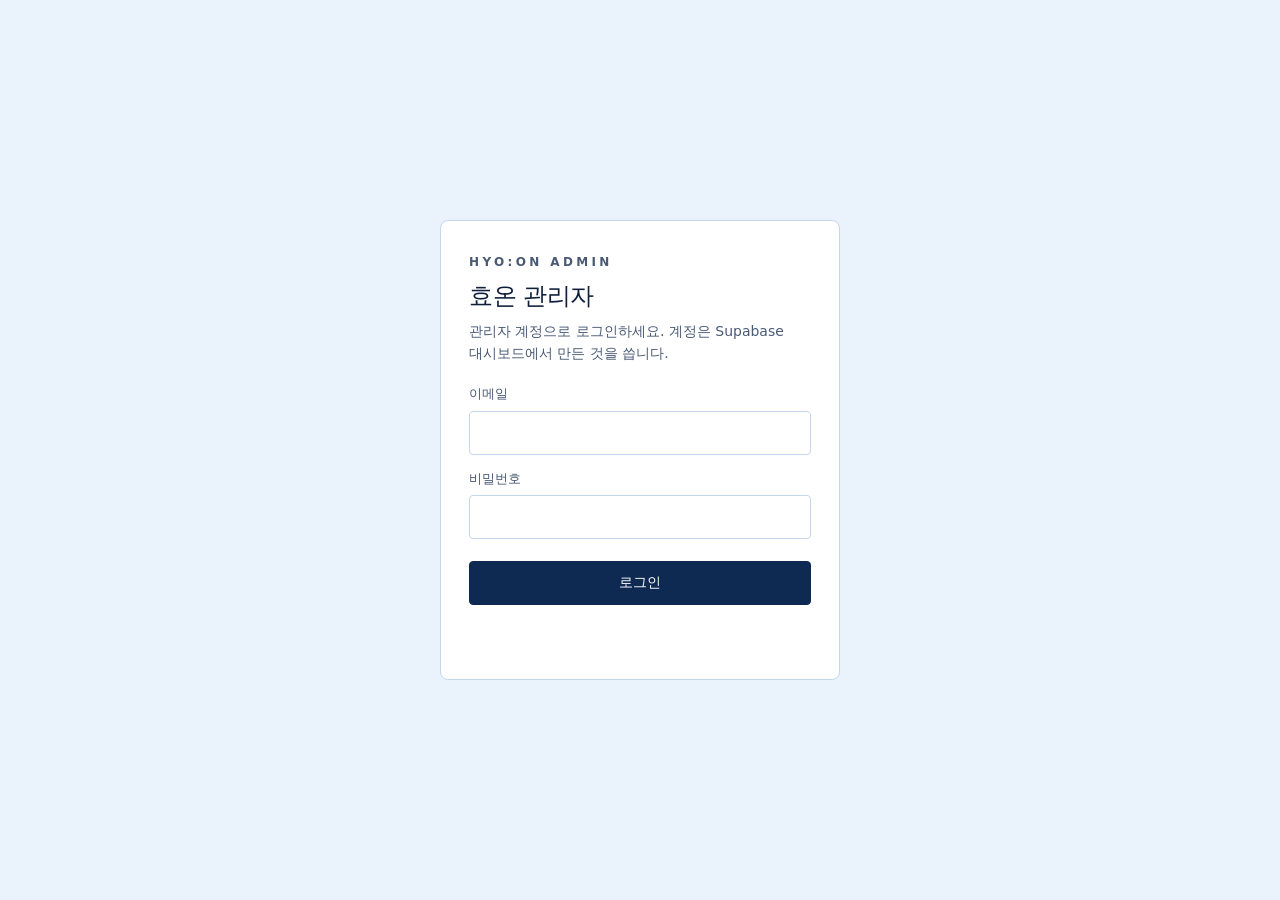
<file: site/admin/index.html>
<!doctype html>
<html lang="ko">
<head>
<meta charset="utf-8">
<meta name="viewport" content="width=device-width,initial-scale=1">
<meta name="robots" content="noindex,nofollow">
<meta name="theme-color" content="#EAF2FC">
<title>효온 관리자</title>
<link rel="icon" href="data:image/svg+xml,%3Csvg xmlns='http://www.w3.org/2000/svg' viewBox='0 0 64 64'%3E%3Crect width='64' height='64' rx='10' fill='%230F2A52'/%3E%3Ctext x='32' y='43' font-size='30' font-family='sans-serif' font-weight='600' text-anchor='middle' fill='%23EAF2FC'%3EM%3C/text%3E%3C/svg%3E">
<style>
:root{
 --bg:#EAF2FC;
 --panel:#DCE9F8;
 --surface:#FFFFFF;
 --ink:#0F1F3A;
 --sub:#4A5A75;
 --muted:#4A5A75;
 --line:#C5D6EC;
 --dark-bg:#0F2A52;
 --dark-ink:#FFFFFF;
 --dark-sub:#B9C8E0;
 --dark-line:#2E4A7A;
 --dark-field:#17386B;
 --signal:#C4361F;
 --radius:8px;
 --btn-radius:4px;
 --max:1200px;
}
*{box-sizing:border-box}
html{color-scheme:light}
body{
 margin:0;
 background:var(--bg);
 color:var(--ink);
 font:15px/1.55 "Pretendard Variable","Pretendard","Apple SD Gothic Neo","Noto Sans KR","Malgun Gothic",system-ui,sans-serif;
 font-variant-numeric:tabular-nums;
 word-break:keep-all;
 overflow-wrap:break-word;
 -webkit-font-smoothing:antialiased;
}
@media(prefers-reduced-motion:reduce){
 *,*::before,*::after{animation-duration:.01ms!important;transition-duration:.01ms!important;scroll-behavior:auto!important}
}
a{color:var(--ink);text-decoration:underline;text-underline-offset:3px}
a:hover{color:var(--sub)}
button,input,select,textarea{font:inherit;color:inherit}
button,summary,select,label[for]{cursor:pointer}
button:disabled,select:disabled{opacity:.5;cursor:not-allowed}
:focus-visible{outline:2px solid var(--ink);outline-offset:3px}
.dark-surface :focus-visible{outline-color:#FFFFFF}
[hidden]{display:none!important}

/* Mock Banner */
.mock-banner{
 background:var(--signal);
 color:#FFFFFF;
 padding:10px 16px;
 text-align:center;
 font-size:14px;
 font-weight:600;
 letter-spacing:-.01em;
}

/* Buttons (Strictly 2 styles: filled navy / outline, 40~44px height, 1 radius) */
.btn,.btn-fill{
 display:inline-flex;
 align-items:center;
 justify-content:center;
 gap:6px;
 min-height:44px;
 height:42px;
 padding:0 18px;
 border-radius:var(--btn-radius);
 background:var(--dark-bg);
 color:#FFFFFF;
 border:1px solid var(--dark-bg);
 font-size:14px;
 font-weight:500;
 white-space:nowrap;
}
.btn:hover:not(:disabled),.btn-fill:hover:not(:disabled){background:var(--ink);border-color:var(--ink)}
.btn.ghost,.btn-outline{
 background:var(--surface);
 color:var(--ink);
 border:1px solid var(--line);
}
.btn.ghost:hover:not(:disabled),.btn-outline:hover:not(:disabled){
 background:var(--panel);
 border-color:var(--ink);
}
.btn.danger{
 background:var(--surface);
 color:var(--signal);
 border:1px solid var(--signal);
}
.btn.danger:hover:not(:disabled){
 background:var(--signal);
 color:#FFFFFF;
}
.btn.sm{
 min-height:44px;
 height:40px;
 padding:0 14px;
 font-size:13px;
}
.dark-surface .btn.ghost{
 background:transparent;
 color:#FFFFFF;
 border-color:var(--dark-line);
}
.dark-surface .btn.ghost:hover:not(:disabled){
 background:var(--dark-field);
 border-color:#FFFFFF;
}

/* Form Inputs */
input[type=email],input[type=password],input[type=text],select,textarea{
 width:100%;
 min-height:44px;
 border:1px solid var(--line);
 border-radius:var(--btn-radius);
 padding:8px 12px;
 background:var(--surface);
 color:var(--ink);
}
select{width:auto;padding-right:28px}

/* Login View */
.loginwrap{
 min-height:100vh;
 display:grid;
 place-items:center;
 padding:24px 16px;
}
.login{
 width:100%;
 max-width:400px;
 background:var(--surface);
 border:1px solid var(--line);
 border-radius:var(--radius);
 padding:32px 28px;
}
.login-brand{
 font-size:12px;
 font-weight:600;
 letter-spacing:.28em;
 color:var(--sub);
 margin-bottom:6px;
}
.login h1{
 margin:0 0 6px;
 font-size:24px;
 font-weight:500;
 letter-spacing:-.02em;
}
.login p{
 margin:0 0 20px;
 color:var(--sub);
 font-size:14px;
}
.login label{
 display:block;
 font-size:13px;
 font-weight:500;
 color:var(--sub);
 margin:14px 0 6px;
}
.login .btn{
 width:100%;
 margin-top:22px;
}
.err{
 color:var(--signal);
 font-size:14px;
 font-weight:500;
 min-height:22px;
 margin:12px 0 0;
}

/* App Shell */
.top{
 background:var(--dark-bg);
 color:var(--dark-ink);
 border-bottom:1px solid var(--dark-line);
}
.top-inner{
 max-width:var(--max);
 margin:0 auto;
 padding:10px 20px;
 min-height:60px;
 display:flex;
 align-items:center;
 gap:12px;
 flex-wrap:wrap;
}
.top-brand{
 display:flex;
 align-items:baseline;
 gap:8px;
}
.top-brand b{
 font-size:17px;
 font-weight:600;
 letter-spacing:.08em;
}
.top-brand span{
 font-size:13px;
 color:var(--dark-sub);
}
.top .sp{flex:1}
.top .who{
 font-size:13px;
 color:var(--dark-sub);
 overflow-wrap:anywhere;
}

.shell{
 max-width:var(--max);
 margin:0 auto;
 padding:24px 20px 64px;
 display:grid;
 grid-template-columns:200px minmax(0,1fr);
 gap:24px;
 align-items:start;
}

/* Left Vertical Navigation (Desktop) */
nav{
 background:var(--surface);
 border:1px solid var(--line);
 border-radius:var(--radius);
 padding:8px;
 position:sticky;
 top:16px;
}
.nav-list{
 display:flex;
 flex-direction:column;
 gap:4px;
}
.nav-list button{
 width:100%;
 min-height:44px;
 padding:0 14px;
 border:0;
 border-left:3px solid transparent;
 border-radius:var(--btn-radius);
 background:transparent;
 color:var(--sub);
 font-size:15px;
 font-weight:500;
 text-align:left;
 display:flex;
 align-items:center;
 justify-content:space-between;
 white-space:nowrap;
}
.nav-list button:hover{
 background:var(--panel);
 color:var(--ink);
}
.nav-list button[aria-selected=true]{
 background:var(--panel);
 color:var(--ink);
 font-weight:600;
 border-left-color:var(--dark-bg);
}
.badge{
 display:inline-flex;
 align-items:center;
 justify-content:center;
 min-width:20px;
 height:20px;
 padding:0 6px;
 border-radius:var(--btn-radius);
 background:var(--signal);
 color:#FFFFFF;
 font-size:12px;
 font-weight:600;
 line-height:1;
}

/* Main Content Area */
main{min-width:0}
.bar{
 display:flex;
 align-items:center;
 gap:10px;
 flex-wrap:wrap;
 margin-bottom:18px;
 padding-bottom:14px;
 border-bottom:1px solid var(--line);
}
.bar .sp{flex:1}
.muted{color:var(--sub);font-size:13px}
h2{margin:0;font-size:24px;font-weight:500;letter-spacing:-.02em}
h3{margin:0 0 12px;font-size:16px;font-weight:600;letter-spacing:-.01em}
h4{margin:0 0 8px;font-size:14px;font-weight:600;color:var(--sub)}

.grid{display:grid;gap:16px}
.kpis{grid-template-columns:repeat(4,minmax(0,1fr))}
.three{grid-template-columns:repeat(3,minmax(0,1fr))}
.two{grid-template-columns:repeat(2,minmax(0,1fr))}

.card{
 background:var(--surface);
 border:1px solid var(--line);
 border-radius:var(--radius);
 padding:20px;
 min-width:0;
}
.card.band{
 background:var(--panel);
}
.card.dark-surface{
 background:var(--dark-bg);
 color:var(--dark-ink);
 border-color:var(--dark-line);
}
.card.dark-surface h3,.card.dark-surface .v{color:var(--dark-ink)}
.card.dark-surface .muted,.card.dark-surface .l,.card.dark-surface .s,.card.dark-surface .note{color:var(--dark-sub)}

/* KPI Cards: Large light-weight number (300) + small label */
.kpi .v{
 font-size:38px;
 font-weight:300;
 letter-spacing:-.03em;
 line-height:1.1;
 color:var(--ink);
 font-variant-numeric:tabular-nums;
}
.kpi .l{
 font-size:13px;
 font-weight:500;
 color:var(--sub);
 margin-top:6px;
}
.kpi .s{
 font-size:12px;
 color:var(--sub);
 margin-top:4px;
}
.kpi.alert .v{color:var(--signal)}
.kpi.alert{border-color:var(--signal)}

/* Horizontal Bar List (Monochrome) */
.hb{
 display:grid;
 grid-template-columns:minmax(90px,38%) 1fr auto;
 gap:10px;
 align-items:center;
 margin:8px 0;
 font-size:14px;
}
.hb .k{overflow-wrap:anywhere}
.hb .bar2{
 height:10px;
 background:var(--panel);
 border-radius:2px;
 overflow:hidden;
}
.hb .bar2 i{
 display:block;
 height:100%;
 background:var(--dark-bg);
}
.hb b{
 font-variant-numeric:tabular-nums;
 min-width:32px;
 text-align:right;
 font-weight:500;
}
.empty{
 color:var(--sub);
 font-size:14px;
 padding:12px 0;
}

/* Charts (Monochrome bars) */
.chart{width:100%;height:auto;display:block}
.chart text{font-size:11px;fill:var(--sub)}
.chart .b1{fill:var(--panel)}
.chart .b2{fill:var(--dark-bg)}
.chart line{stroke:var(--line)}
.legend{
 display:flex;
 gap:16px;
 font-size:12px;
 color:var(--sub);
 margin-top:8px;
}
.legend i{
 display:inline-block;
 width:10px;
 height:10px;
 margin-right:6px;
 vertical-align:-1px;
 border:1px solid var(--line);
}
.funnel .row{
 display:grid;
 grid-template-columns:120px 1fr auto;
 gap:10px;
 align-items:center;
 margin:10px 0;
 font-size:14px;
}
.funnel .bar2{
 height:16px;
 background:var(--panel);
 border-radius:2px;
 overflow:hidden;
}
.funnel .bar2 i{
 display:block;
 height:100%;
 background:var(--dark-bg);
}

/* Tables (Thin border lines, no zebra) */
.tw{overflow-x:auto}
table{
 width:100%;
 border-collapse:collapse;
 font-size:14px;
 background:var(--surface);
}
th,td{
 text-align:left;
 padding:11px 10px;
 border-bottom:1px solid var(--line);
 vertical-align:top;
}
th{
 font-size:12px;
 color:var(--sub);
 font-weight:600;
 border-bottom:1px solid var(--ink);
 white-space:nowrap;
}
td.n,th.n{
 text-align:right;
 font-variant-numeric:tabular-nums;
}
tr.sel-row td{
 background:var(--panel);
}

/* Pills & Chips */
.pill{
 display:inline-block;
 padding:2px 8px;
 border-radius:var(--btn-radius);
 font-size:12px;
 font-weight:500;
 background:var(--panel);
 color:var(--ink);
 border:1px solid var(--line);
 white-space:nowrap;
}
.pill.soon,.pill.new,.pill.warn{
 background:var(--surface);
 color:var(--signal);
 border-color:var(--signal);
 font-weight:600;
}
.pill.done{
 background:var(--panel);
 color:var(--sub);
}
.reason-chips{
 display:flex;
 flex-wrap:wrap;
 gap:4px;
}
.chips{
 display:flex;
 flex-wrap:wrap;
 gap:8px;
 margin-bottom:16px;
}
.chip{
 border:1px solid var(--line);
 background:var(--surface);
 color:var(--ink);
 border-radius:var(--btn-radius);
 min-height:44px;
 padding:0 14px;
 font-size:14px;
 font-weight:500;
}
.chip:hover{background:var(--panel);border-color:var(--ink)}
.chip[aria-pressed=true]{
 background:var(--dark-bg);
 border-color:var(--dark-bg);
 color:#FFFFFF;
}
.chip.priority{
 border-color:var(--signal);
 color:var(--signal);
}
.chip.priority[aria-pressed=true]{
 background:var(--signal);
 border-color:var(--signal);
 color:#FFFFFF;
}

/* Feedback List */
.fbs{display:grid;gap:12px}
.fb{display:flex;flex-direction:column;gap:8px}
.fb .meta{
 display:flex;
 flex-wrap:wrap;
 gap:8px;
 align-items:center;
 font-size:13px;
 color:var(--sub);
}
.fb .msg{
 white-space:pre-wrap;
 overflow-wrap:anywhere;
 font-size:15px;
}
.fb .rel{
 font-size:13px;
 color:var(--ink);
 background:var(--panel);
 border:1px solid var(--line);
 border-radius:var(--btn-radius);
 padding:6px 10px;
 align-self:flex-start;
 overflow-wrap:anywhere;
}
.fb .act{
 display:flex;
 gap:8px;
 flex-wrap:wrap;
 margin-top:4px;
}
.note{
 font-size:13px;
 color:var(--sub);
 line-height:1.65;
}
.mono{
 font-family:ui-monospace,Consolas,monospace;
 font-size:13px;
 overflow-wrap:anywhere;
}

/* Instagram View Specifics */
.ig-sec{margin-top:20px}
.ig-sec:first-child{margin-top:0}
.slides-grid{
 display:grid;
 grid-template-columns:repeat(5,minmax(0,1fr));
 gap:10px;
 margin-bottom:16px;
}
.slide-box{
 background:var(--panel);
 border:1px solid var(--line);
 border-radius:var(--radius);
 padding:12px;
 display:flex;
 flex-direction:column;
 gap:6px;
 min-height:170px;
}
.slide-num{
 font-size:11px;
 font-weight:600;
 color:var(--sub);
 letter-spacing:.06em;
}
.slide-title{
 font-size:14px;
 font-weight:600;
 color:var(--ink);
}
.slide-body{
 font-size:13px;
 color:var(--ink);
 line-height:1.5;
 white-space:pre-line;
 flex:1;
}
.slide-foot{
 font-size:11px;
 color:var(--sub);
 border-top:1px solid var(--line);
 padding-top:6px;
}
.chk-list{
 display:grid;
 grid-template-columns:repeat(2,minmax(0,1fr));
 gap:8px;
 margin:12px 0 16px;
 padding:14px;
 background:var(--panel);
 border:1px solid var(--line);
 border-radius:var(--radius);
}
.chk-item{
 display:flex;
 align-items:center;
 gap:8px;
 min-height:44px;
 font-size:14px;
 padding:4px 6px;
}
.chk-item input[type=checkbox]{
 width:18px;
 height:18px;
 margin:0;
 accent-color:var(--dark-bg);
}
.cap-box{
 display:flex;
 flex-direction:column;
 gap:8px;
}
.cap-head{
 display:flex;
 align-items:center;
 justify-content:space-between;
 gap:8px;
 flex-wrap:wrap;
}
.cap-warn{
 font-size:12px;
 font-weight:600;
 color:var(--signal);
}
.cap-pre{
 width:100%;
 min-height:160px;
 font-size:13px;
 line-height:1.55;
 white-space:pre-wrap;
 background:var(--bg);
 border:1px solid var(--line);
 border-radius:var(--btn-radius);
 padding:12px;
 resize:vertical;
}
details.fold{
 border:1px solid var(--line);
 border-radius:var(--radius);
 background:var(--surface);
 padding:0 16px;
 margin-top:14px;
}
details.fold summary{
 min-height:48px;
 display:flex;
 align-items:center;
 justify-content:space-between;
 font-weight:600;
 font-size:14px;
}
details.fold[open] summary{
 border-bottom:1px solid var(--line);
 margin-bottom:12px;
}
.check-inline{
 display:inline-flex;
 align-items:center;
 gap:6px;
 min-height:44px;
 padding:0 6px;
 font-size:13px;
}
.check-inline input[type=checkbox]{
 width:18px;
 height:18px;
 accent-color:var(--dark-bg);
}

/* Responsive Breakpoints */
@media(max-width:960px){
 .kpis{grid-template-columns:repeat(2,minmax(0,1fr))}
 .three,.two{grid-template-columns:1fr}
 .slides-grid{grid-template-columns:repeat(2,minmax(0,1fr))}
 .chk-list{grid-template-columns:1fr}
}
@media(max-width:700px){
 .shell{
  grid-template-columns:minmax(0,1fr);
  padding:0 0 48px;
  gap:0;
 }
 /* 폰 폭에서 넓은 표가 페이지를 밀어내지 않도록 카드 안에서만 가로 스크롤 */
 .card{min-width:0;max-width:100%;overflow-x:auto}
 nav{
  position:sticky;
  top:0;
  z-index:20;
  border-radius:0;
  border-left:0;
  border-right:0;
  border-top:0;
  padding:0 12px;
 }
 .nav-list{
  flex-direction:row;
  overflow-x:auto;
  gap:2px;
  scrollbar-width:none;
 }
 .nav-list::-webkit-scrollbar{display:none}
 .nav-list button{
  width:auto;
  flex:none;
  border-left:0;
  border-bottom:3px solid transparent;
  border-radius:0;
  padding:0 14px;
  min-height:46px;
  gap:6px;
 }
 .nav-list button[aria-selected=true]{
  background:transparent;
  border-left-color:transparent;
  border-bottom-color:var(--dark-bg);
 }
 main{padding:18px 16px 0}
 .slides-grid{grid-template-columns:1fr}
 .funnel .row{grid-template-columns:96px 1fr auto}
}
@media(max-width:440px){
 .kpi .v{font-size:30px}
 .card{padding:16px}
 .hb{grid-template-columns:minmax(72px,34%) 1fr auto}
}
</style>
</head>
<body>

<div id="mock-banner" class="mock-banner" role="status" hidden>가짜 데이터 모드 (로컬 시험 전용 · 실제 서버 요청 차단됨)</div>

<div class="loginwrap" id="login">
<form class="login" id="lform" autocomplete="on">
<div class="login-brand">HYO:ON ADMIN</div>
<h1>효온 관리자</h1>
<p>관리자 계정으로 로그인하세요. 계정은 Supabase 대시보드에서 만든 것을 씁니다.</p>
<label for="em">이메일</label><input id="em" name="email" type="email" autocomplete="username" required>
<label for="pw">비밀번호</label><input id="pw" name="password" type="password" autocomplete="current-password" required>
<button class="btn" type="submit" id="lbtn">로그인</button>
<p class="err" id="lerr" role="alert"></p>
</form>
</div>

<div id="app" hidden>
<header class="top dark-surface">
 <div class="top-inner">
  <div class="top-brand"><b>HYO:ON</b><span>효온 관리자</span></div>
  <span class="who" id="who"></span>
  <span class="sp"></span>
  <button class="btn ghost sm" type="button" id="refresh">새로고침</button>
  <button class="btn ghost sm" type="button" id="logout">로그아웃</button>
 </div>
</header>
<div class="shell">
 <nav aria-label="관리자 메뉴">
  <div class="nav-list" id="nav" role="tablist">
   <button role="tab" type="button" data-v="overview" aria-selected="true"><span>개요</span></button>
   <button role="tab" type="button" data-v="visits" aria-selected="false"><span>방문 통계</span></button>
   <button role="tab" type="button" data-v="students" aria-selected="false"><span>학생 분포</span></button>
   <button role="tab" type="button" data-v="notices" aria-selected="false"><span>공고</span></button>
   <button role="tab" type="button" data-v="analytics" aria-selected="false"><span>분석</span></button>
   <button role="tab" type="button" data-v="insta" aria-selected="false"><span>인스타</span></button>
   <button role="tab" type="button" data-v="feedback" aria-selected="false"><span>의견</span><span class="badge" id="fbbadge" hidden></span></button>
   <button role="tab" type="button" data-v="system" aria-selected="false"><span>시스템</span></button>
  </div>
 </nav>
 <main>
  <div class="bar">
   <h2 id="vtitle">개요</h2>
   <span class="sp"></span>
   <span class="muted" id="loaded" aria-live="polite"></span>
   <label class="muted" for="days">기간</label>
   <select id="days">
    <option value="7">최근 7일</option>
    <option value="30" selected>최근 30일</option>
    <option value="90">최근 90일</option>
   </select>
  </div>
  <div id="msg" class="err" role="alert"></div>
  <section id="v-overview"></section>
  <section id="v-visits" hidden></section>
  <section id="v-students" hidden></section>
  <section id="v-notices" hidden></section>
  <section id="v-analytics" hidden></section>
  <section id="v-insta" hidden></section>
  <section id="v-feedback" hidden></section>
  <section id="v-system" hidden></section>
 </main>
</div>
</div>

<script>
const SITE_URL='https://hyon.kr/';
const SB='https://ykpobrafcugzsjusuhny.supabase.co',KEY='sb_publishable_5QCXyy75eYyc_DzNGcx9Og_hsqACKN5';
const SHEET_URL='https://docs.google.com/spreadsheets/d/1dRob98i31VTSJfGOzasqhAUHY26jyB5Tv2OrOj2ZrqE';
const DASH_URL='https://supabase.com/dashboard/project/ykpobrafcugzsjusuhny';
const POSTED_KEY='moa-admin-posted';
const IS_MOCK=(location.hostname==='127.0.0.1'||location.hostname==='localhost')&&new URLSearchParams(location.search).get('mock')==='1';

const $=id=>document.getElementById(id);
const esc=s=>String(s==null?'':s).replace(/[&<>"']/g,c=>({'&':'&amp;','<':'&lt;','>':'&gt;','"':'&quot;',"'":'&#39;'}[c]));
const safeUrl=s=>{try{const u=new URL(s);return /^https?:$/.test(u.protocol)?u.href:''}catch{return ''}};
const todayKST=()=>new Date().toLocaleDateString('sv-SE',{timeZone:'Asia/Seoul'});
const relDateKST=offsetDays=>{
 const base=new Date(todayKST()+'T00:00:00Z');
 return new Date(base.getTime()+offsetDays*864e5).toISOString().slice(0,10);
};
const diffDaysFromToday=dateStr=>{
 if(!dateStr)return null;
 const a=new Date(dateStr.slice(0,10)+'T00:00:00Z');
 const b=new Date(todayKST()+'T00:00:00Z');
 if(isNaN(a.getTime()))return null;
 return Math.round((a-b)/864e5);
};
const fmtTime=t=>{const s=new Date(t).toLocaleString('sv-SE',{timeZone:'Asia/Seoul'});return `${+s.slice(5,7)}월 ${+s.slice(8,10)}일 ${s.slice(11,16)}`};
const fmtDur=s=>s==null?'-':s<60?`${s}초`:`${Math.floor(s/60)}분 ${s%60}초`;
const pct=(a,b)=>b?Math.round(a/b*100)+'%':'-';
const L={
 device:{mobile:'휴대폰',tablet:'태블릿',desktop:'컴퓨터','?':'알 수 없음'},
 tabs:{mine:'내게 맞는 공고',all:'전체 공고',feedback:'의견 보내기',detail:'공고 상세'},
 kind:{'wrong-info':'정보가 틀렸어요',missing:'빠진 공고',idea:'기능 제안',bug:'오류',praise:'칭찬',other:'기타'},
 src:{direct:'직접 입력·링크 없음',everytime:'에브리타임',instagram:'인스타그램'}
};
const gradeLabel=k=>k==='5'?'5학년 이상':k+'학년';

let S=null,D={stats:null,fb:[],notices:[],meta:[]},view='overview',fbFilter='all',loadedAt=null;
let selectedIgKey=null;
let igChecklist={c1:false,c2:false,c3:false,c4:false,c5:false};

/* ---------- localStorage for posted notices (max 500) ---------- */
function getPostedList(){
 try{
  const arr=JSON.parse(localStorage.getItem(POSTED_KEY)||'[]');
  return Array.isArray(arr)?arr.map(String):[];
 }catch{return []}
}
function setPostedList(arr){
 const trimmed=Array.from(new Set(arr.map(String))).slice(-500);
 try{localStorage.setItem(POSTED_KEY,JSON.stringify(trimmed))}catch{}
 return trimmed;
}
function togglePostedKey(key,checked){
 if(!key)return;
 const cur=getPostedList();
 const next=checked?[...cur.filter(x=>x!==key),key]:cur.filter(x=>x!==key);
 setPostedList(next);
}
function noticeKey(n){
 return String(n.row_key||n.source_id||n.title||'');
}

/* ---------- PII Redaction for Preview ---------- */
function redactPII(text){
 const raw=String(text==null?'':text).trim();
 if(!raw)return '';
 return raw
  .replace(/[a-zA-Z0-9._%+-]+@[a-zA-Z0-9.-]+\.[a-zA-Z]{2,}/g,'원문 참조')
  .replace(/\b0\d{1,2}[-.\s]?\d{3,4}[-.\s]?\d{4}\b/g,'원문 참조');
}

/* ---------- Mock Data Generator (Localhost + ?mock=1 only) ---------- */
function buildMockData(days=30){
 const nDays=Math.min(days,14);
 const daily=[];
 for(let i=13;i>=0;i--){
  const d=relDateKST(-i);
  const v=32+((i*7)%29);
  const u=Math.max(12,Math.round(v*0.72));
  daily.push({d,visits:v,visitors:u});
 }
 const hourly=Array.from({length:24},(_,h)=>({h,n:h>=9&&h<=23?8+((h*5)%19):2}));
 const notices=[
  {row_key:'N01',source_id:'PNU-101',title:'2026학년도 2학기 부산대 사랑 장학생 선발 안내',org:'학생과 장학팀',category:'장학',subcategory:'장학·지원금',target:'학부 재학생 전체 (직전학기 12학점 이상, 평점 2.5 이상)',apply_period:`${relDateKST(-5)} ~ ${relDateKST(2)} 18:00`,schedule:'11월 중 서류심사 후 12월 초 지급',scale:'100명',benefit:'생활비성 장학금 150만원 지급 (중복 수혜 가능)',how_to_apply:'학생지원시스템 온라인 신청 (담당자 문의 051-510-1234, scholarship@pusan.ac.kr)',status:'모집중',url:'https://www.pusan.ac.kr/kor/CMS/Board/Board.do?mCode=MN095',memo:'',end_date:relDateKST(2),posted_on:relDateKST(-1),colleges:'전체',depts:'전체',grades:'1,2,3,4',course:'학부'},
  {row_key:'N02',source_id:'PNU-102',title:'제14회 PNU 창의융합 소프트웨어 해커톤 참가팀 모집',org:'정보컴퓨터공학부·SW교육센터',category:'공모전',subcategory:'공모전·경진대회',target:'부산대 학부 및 대학원 재학생 (2~4인 팀)',apply_period:`${relDateKST(-7)} ~ ${relDateKST(3)}`,schedule:'본선 무박 2일 진행',scale:'15팀 내외',benefit:'대상 총장상 및 상금 300만원, 참가자 전원 기념품 및 수료증',how_to_apply:'SW교육센터 홈페이지 신청서 제출 (문의 swcenter@pusan.ac.kr)',status:'모집중',url:'https://www.pusan.ac.kr/kor/CMS/Board/Board.do?mCode=MN095&seq=2',memo:'',end_date:relDateKST(3),posted_on:relDateKST(-2),colleges:'전체',depts:'전체',grades:'전체',course:'학부,대학원'},
  {row_key:'N03',source_id:'PNU-103',title:'동계 글로벌 해외파견 교환·방문학생 추가 모집',org:'국제교류본부',category:'국제교류',subcategory:'국제교류·해외',target:'부산대 학부 재학생 (2~7학기 이수자)',apply_period:`${relDateKST(-4)} ~ ${relDateKST(5)}`,schedule:'서류 합격 발표 후 면접 전형',scale:'파견교별 상이 (총 35명)',benefit:'파견 대학 학점 인정 및 글로벌 장학금 최대 250만원 지원',how_to_apply:'국제교류본부 포털 온라인 지원',status:'모집중',url:'https://www.pusan.ac.kr/kor/CMS/Board/Board.do?mCode=MN095&seq=3',memo:'',end_date:relDateKST(5),posted_on:relDateKST(-1),colleges:'전체',depts:'전체',grades:'2,3,4',course:'학부'},
  {row_key:'N04',source_id:'PNU-104',title:'부산지역 선도기업 동계 직무체험형 현장실습생 모집',org:'취업전략과·현장실습지원센터',category:'취업',subcategory:'취업·채용·현장실습',target:'3~4학년 학부 재학생',apply_period:`${relDateKST(-3)} ~ ${relDateKST(6)}`,schedule:'동계방학 8주 과정',scale:'40명',benefit:'실습지원비 월 206만원 지급 및 전공선택 3학점 인정',how_to_apply:'산학협력단 현장실습 시스템 접수 (담당: 010-9876-5432)',status:'모집중',url:'https://www.pusan.ac.kr/kor/CMS/Board/Board.do?mCode=MN095&seq=4',memo:'',end_date:relDateKST(6),posted_on:relDateKST(-3),colleges:'전체',depts:'전체',grades:'3,4',course:'학부'},
  {row_key:'N05',source_id:'PNU-105',title:'기계공학부 산학연계 캡스톤디자인 경진대회 참가 모집',org:'공과대학 기계공학부',category:'공모전',subcategory:'공모전·경진대회',target:'공과대학 기계공학부 3, 4학년 재학생',apply_period:`${relDateKST(-6)} ~ ${relDateKST(4)}`,schedule:'작품 전시 및 심사 11월 말',scale:'20팀',benefit:'최우수상 100만원, 우수상 50만원 상금 지급',how_to_apply:'학부 사무실 방문 또는 온라인 접수',status:'모집중',url:'https://www.pusan.ac.kr/kor/CMS/Board/Board.do?mCode=MN095&seq=5',memo:'',end_date:relDateKST(4),posted_on:relDateKST(-6),colleges:'공과대학',depts:'기계공학부',grades:'3,4',course:'학부'},
  {row_key:'N06',source_id:'PNU-106',title:'생성형 AI 활용 데이터 분석 실무 집중 교육과정 모집',org:'도서관·비교과교육센터',category:'교육',subcategory:'교육·특강·프로그램',target:'부산대 학부 및 대학원 재학생 전체',apply_period:`${relDateKST(-2)} ~ ${relDateKST(9)}`,schedule:'매주 화·목 야간 온라인 실습',scale:'선착순 80명',benefit:'비교과 마일리지 10점 및 교육비 전액 무료 지원',how_to_apply:'학생역량지원시스템(PLATO 연동) 신청',status:'모집중',url:'https://www.pusan.ac.kr/kor/CMS/Board/Board.do?mCode=MN095&seq=6',memo:'',end_date:relDateKST(9),posted_on:relDateKST(-2),colleges:'전체',depts:'전체',grades:'전체',course:'학부,대학원'},
  {row_key:'N07',source_id:'PNU-107',title:'2026 효원 창업아이디어 경진대회 예비창업팀 모집',org:'창업지원단',category:'창업',subcategory:'창업',target:'부산대 재학생 및 휴학생 (개인 또는 팀)',apply_period:`${relDateKST(-1)} ~ ${relDateKST(12)}`,schedule:'멘토링 캠프 후 최종 데모데이',scale:'10개 팀 선발',benefit:'시제품 제작 지원금 최대 500만원 및 창업보육센터 입주 우대',how_to_apply:'창업지원단 홈페이지 온라인 접수',status:'모집중',url:'https://www.pusan.ac.kr/kor/CMS/Board/Board.do?mCode=MN095&seq=7',memo:'',end_date:relDateKST(12),posted_on:relDateKST(-1),colleges:'전체',depts:'전체',grades:'전체',course:'학부,대학원'},
  {row_key:'N08',source_id:'PNU-108',title:'금정구 지역아동센터 겨울방학 대학생 교육봉사단 모집',org:'학생과 사회봉사센터',category:'봉사',subcategory:'봉사·사회공헌',target:'부산대 학부 재학생 전체',apply_period:`${relDateKST(-5)} ~ ${relDateKST(15)}`,schedule:'1월 중 4주간 주 2회 멘토링',scale:'30명',benefit:'봉사활동 시간 인정 및 활동지원비 40만원 지급',how_to_apply:'학생지원시스템 비교과 신청',status:'모집중',url:'https://www.pusan.ac.kr/kor/CMS/Board/Board.do?mCode=MN095&seq=8',memo:'',end_date:relDateKST(15),posted_on:relDateKST(-5),colleges:'전체',depts:'전체',grades:'전체',course:'학부'},
  {row_key:'N09',source_id:'PNU-109',title:'인문대학 고전읽기 에세이 공모전 안내',org:'인문대학 행정실',category:'공모전',subcategory:'공모전·경진대회',target:'인문대학 소속 학부 재학생',apply_period:`${relDateKST(-1)} ~ ${relDateKST(18)}`,schedule:'심사 결과 12월 중 발표',scale:'12명 시상',benefit:'학장상 및 장학금 최대 80만원',how_to_apply:'온라인 제출처 접수',status:'모집중',url:'https://www.pusan.ac.kr/kor/CMS/Board/Board.do?mCode=MN095&seq=9',memo:'',end_date:relDateKST(18),posted_on:relDateKST(-1),colleges:'인문대학',depts:'전체',grades:'1,2,3,4',course:'학부'},
  {row_key:'N10',source_id:'PNU-110',title:'자연과학대학 학부생 연구인턴십(URP) 참가자 모집',org:'자연과학대학',category:'연구',subcategory:'대학원·연구',target:'자연과학대학 2~4학년 학부생',apply_period:`${relDateKST(0)} ~ ${relDateKST(7)}`,schedule:'동계방학 중 실험실 연구 참여',scale:'25명',benefit:'연구장려금 120만원 지급 및 수료증 발급',how_to_apply:'지도교수 매칭 후 신청서 제출',status:'모집중',url:'https://www.pusan.ac.kr/kor/CMS/Board/Board.do?mCode=MN095&seq=10',memo:'',end_date:relDateKST(7),posted_on:relDateKST(0),colleges:'자연과학대학',depts:'전체',grades:'2,3,4',course:'학부'},
  {row_key:'N11',source_id:'PNU-111',title:'경영대학 글로벌 비즈니스 케이스 컴피티션 참가 안내',org:'경영대학',category:'공모전',subcategory:'공모전·경진대회',target:'경영대학 재학생',apply_period:`${relDateKST(-4)} ~ ${relDateKST(5)}`,schedule:'본선 발표일 기준',scale:'8팀',benefit:'상금 200만원',how_to_apply:'이메일 접수',status:'모집중',url:'https://www.pusan.ac.kr/kor/CMS/Board/Board.do?mCode=MN095&seq=11',memo:'마감일 추정 (본선 발표일과 혼동 가능성 확인 필요)',end_date:relDateKST(5),posted_on:relDateKST(-4),colleges:'경영대학',depts:'경영학과',grades:'2,3,4',course:'학부'},
  {row_key:'N12',source_id:'PNU-112',title:'외부 재단 성적우수 장학생 추천 선발 공고',org:'학생과 장학팀',category:'장학',subcategory:'장학·지원금',target:'이공계 학부 3학년 재학생',apply_period:'별도 공문 참조',schedule:'추후 안내',scale:'학과별 1명',benefit:'등록금 전액 지원',how_to_apply:'학과 사무실 문의',status:'모집중',url:'https://www.pusan.ac.kr/kor/CMS/Board/Board.do?mCode=MN095&seq=12',memo:'첨부 파일에서 정확한 신청 마감일 확인 필요',end_date:null,posted_on:relDateKST(-3),colleges:'공과대학',depts:'전체',grades:'3',course:'학부'},
  {row_key:'N13',source_id:'PNU-113',title:'2026학년도 동계 계절수업 수강신청 일정 및 행정 안내',org:'교육혁신과',category:'학사',subcategory:'행정 안내',target:'전체 재학생',apply_period:`${relDateKST(-2)} ~ ${relDateKST(10)}`,schedule:'계절학기 운영 일정',scale:'-',benefit:'-',how_to_apply:'학생지원시스템',status:'행정 안내',url:'https://www.pusan.ac.kr/kor/CMS/Board/Board.do?mCode=MN095&seq=13',memo:'',end_date:relDateKST(10),posted_on:relDateKST(-2),colleges:'전체',depts:'전체',grades:'전체',course:'학부'},
  {row_key:'N14',source_id:'PNU-114',title:'제11회 효원 사진 공모전 접수 마감 공고',org:'홍보실',category:'공모전',subcategory:'공모전·경진대회',target:'부산대 구성원 전체',apply_period:`${relDateKST(-20)} ~ ${relDateKST(-2)}`,schedule:'심사 진행 중',scale:'10명',benefit:'상금 총 150만원',how_to_apply:'온라인 접수 마감',status:'모집마감',url:'https://www.pusan.ac.kr/kor/CMS/Board/Board.do?mCode=MN095&seq=14',memo:'',end_date:relDateKST(-2),posted_on:relDateKST(-20),colleges:'전체',depts:'전체',grades:'전체',course:'학부,대학원'},
  {row_key:'N15',source_id:'PNU-115',title:'대학생 서포터즈 및 대외활동 캠프 참가자 모집',org:'대외협력처',category:'대외활동',subcategory:'대외활동·행사',target:'부산대 학부 재학생 전체',apply_period:`${relDateKST(-1)} ~ ${relDateKST(20)}`,schedule:'동계 방학 중 3일 캠프',scale:'24명',benefit:'활동 수료증 및 우수 활동자 포상금 50만원',how_to_apply:'온라인 지원서 작성',status:'모집중',url:'https://www.pusan.ac.kr/kor/CMS/Board/Board.do?mCode=MN095&seq=15',memo:'',end_date:relDateKST(20),posted_on:relDateKST(-1),colleges:'전체',depts:'전체',grades:'1,2,3,4',course:'학부'}
 ];
 const fb=[
  {id:'fb-1',status:'new',kind:'wrong-info',created_at:new Date(Date.now()-3600*1000*3).toISOString(),device:'mobile',message:'경영대학 글로벌 비즈니스 케이스 컴피티션 마감일이 금요일 17시로 변경되었어요.',notice_title:'경영대학 글로벌 비즈니스 케이스 컴피티션 참가 안내'},
  {id:'fb-2',status:'new',kind:'wrong-info',created_at:new Date(Date.now()-3600*1000*9).toISOString(),device:'desktop',message:'부산대 사랑 장학생 지원 자격에 직전학기 이수학점 조건이 12학점입니다. 본문 확인 부탁드려요.',notice_title:'2026학년도 2학기 부산대 사랑 장학생 선발 안내'},
  {id:'fb-3',status:'new',kind:'missing',created_at:new Date(Date.now()-3600*1000*20).toISOString(),device:'mobile',message:'약학대학 학부생 연구참여 프로그램 공고도 추가해 주시면 좋겠습니다.',notice_title:''},
  {id:'fb-4',status:'done',kind:'idea',created_at:new Date(Date.now()-3600*1000*48).toISOString(),device:'mobile',message:'인스타그램에서도 주간 마감 공고 모음을 볼 수 있으면 편할 것 같아요.',notice_title:''},
  {id:'fb-5',status:'done',kind:'wrong-info',created_at:new Date(Date.now()-3600*1000*72).toISOString(),device:'tablet',message:'해커톤 참가 인원이 2~4인 팀으로 정정 공지 올라왔습니다.',notice_title:'제14회 PNU 창의융합 소프트웨어 해커톤 참가팀 모집'},
  {id:'fb-6',status:'done',kind:'praise',created_at:new Date(Date.now()-3600*1000*96).toISOString(),device:'desktop',message:'학과 공지 일일이 안 찾아봐도 돼서 정말 유용하게 쓰고 있습니다.',notice_title:''}
 ];
 const totalVisits=daily.slice(-nDays).reduce((a,x)=>a+x.visits,0);
 const totalVisitors=daily.slice(-nDays).reduce((a,x)=>a+x.visitors,0);
 const stats={
  today:daily[daily.length-1].visits,
  returning:94,
  totals:{visits:totalVisits,visitors:totalVisitors,avg_s:112,median_s:78,timed:Math.round(totalVisits*0.84)},
  funnel:{visits:totalVisits,searched:Math.round(totalVisits*0.64),opened:Math.round(totalVisits*0.48),feedback_tab:Math.round(totalVisits*0.09)},
  feedback:{new:fb.filter(x=>x.status==='new').length,total:fb.length},
  daily,
  hourly,
  device:[{k:'mobile',n:Math.round(totalVisits*0.68)},{k:'desktop',n:Math.round(totalVisits*0.28)},{k:'tablet',n:Math.round(totalVisits*0.04)}],
  source:[
   {k:'everytime',n:240,visitors:178},
   {k:'instagram',n:165,visitors:132},
   {k:'direct',n:142,visitors:104},
   {k:'instagram_story',n:38,visitors:31}
  ],
  tabs:[{k:'mine',n:420},{k:'all',n:310},{k:'detail',n:275},{k:'feedback',n:52}],
  course:[{k:'학부',n:360},{k:'대학원',n:48}],
  grade:[{k:'1',n:64},{k:'2',n:92},{k:'3',n:118},{k:'4',n:86}],
  college:[{k:'공과대학',n:112},{k:'정보의생명공학대학',n:78},{k:'상과대학',n:64},{k:'인문대학',n:51},{k:'자연과학대학',n:44}],
  dept:[{k:'정보컴퓨터공학부',n:68},{k:'기계공학부',n:52},{k:'경영학과',n:47},{k:'전기공학과',n:34},{k:'국어국문학과',n:25}],
  notices:[
   {title:'2026학년도 2학기 부산대 사랑 장학생 선발 안내',n:148,viewers:119},
   {title:'제14회 PNU 창의융합 소프트웨어 해커톤 참가팀 모집',n:112,viewers:89},
   {title:'동계 글로벌 해외파견 교환·방문학생 추가 모집',n:96,viewers:77},
   {title:'부산지역 선도기업 동계 직무체험형 현장실습생 모집',n:81,viewers:65}
  ]
 };
 const meta=[{key:'last_sync',value:String(notices.length),updated_at:new Date(Date.now()-18*60*1000).toISOString()}];
 return {stats,fb,notices,meta};
}

let MOCK_STORE=IS_MOCK?buildMockData(30):null;

/* ---------- auth + api (Original flow preserved, Mock intercepted before network) ---------- */
function setSession(j,email){
 S={
  access_token:j.access_token,
  refresh_token:j.refresh_token,
  email:(j.user&&j.user.email)||email||(S&&S.email)||'',
  exp:Date.now()+(j.expires_in||3600)*1000
 };
 if(!IS_MOCK){
  try{sessionStorage.setItem('moa-admin',JSON.stringify(S))}catch{}
 }
}
async function authCall(path,body){
 if(IS_MOCK){
  return {access_token:'mock-token',refresh_token:'mock-refresh',expires_in:3600,user:{email:(body&&body.email)||'mock-admin@pusan.ac.kr'}};
 }
 const r=await fetch(`${SB}/auth/v1/${path}`,{method:'POST',headers:{apikey:KEY,'Content-Type':'application/json'},body:JSON.stringify(body)});
 const j=await r.json().catch(()=>({}));
 if(!r.ok)throw new Error(r.status===400?'이메일 또는 비밀번호가 맞지 않아요.':(j.error_description||j.msg||j.message||'로그인 요청 실패 ('+r.status+')'));
 return j;
}
async function api(path,opt={}){
 if(!S)throw new Error('login');
 if(IS_MOCK){
  if(path.startsWith('/rest/v1/admin_emails'))return [{email:S.email||'mock-admin@pusan.ac.kr'}];
  if(path.startsWith('/rest/v1/rpc/admin_stats')){
   const p=opt.body?JSON.parse(opt.body):{p_days:30};
   MOCK_STORE.stats=buildMockData(p.p_days||30).stats;
   MOCK_STORE.stats.feedback={new:MOCK_STORE.fb.filter(x=>x.status==='new').length,total:MOCK_STORE.fb.length};
   return MOCK_STORE.stats;
  }
  if(path.startsWith('/rest/v1/feedback')){
   if(opt.method==='DELETE'||opt.method==='PATCH')return null;
   return MOCK_STORE.fb;
  }
  if(path.startsWith('/rest/v1/notices'))return MOCK_STORE.notices;
  if(path.startsWith('/rest/v1/site_meta'))return MOCK_STORE.meta;
  return null;
 }
 if(Date.now()>S.exp-60000){
  try{setSession(await authCall('token?grant_type=refresh_token',{refresh_token:S.refresh_token}))}
  catch{doLogout();throw new Error('login')}
 }
 const r=await fetch(SB+path,{...opt,headers:{apikey:KEY,Authorization:'Bearer '+S.access_token,'Content-Type':'application/json',...(opt.headers||{})}});
 if(r.status===401){doLogout();throw new Error('login')}
 if(!r.ok){const j=await r.json().catch(()=>({}));throw new Error(j.message||('요청 실패 ('+r.status+')'))}
 const t=await r.text();return t?JSON.parse(t):null;
}
async function evAll(q,maxPages=30){
 const out=[];
 for(let p=0;p<maxPages;p++){
  const r=await fetch(SB+'/rest/v1/events?'+q+'&order=created_at.asc&limit=1000&offset='+(p*1000),{headers:{apikey:KEY,Authorization:'Bearer '+S.access_token}});
  if(!r.ok)throw new Error('이벤트 읽기 실패 ('+r.status+')');
  const j=await r.json();out.push(...j);if(j.length<1000)break;
 }
 return out;
}
const sinceISO=days=>encodeURIComponent(new Date(Date.now()-days*864e5).toISOString());
async function anFetch(days){
 if(IS_MOCK){const pick=a=>a[Math.floor(Math.random()*a.length)];const T=(MOCK_STORE.notices||[]).map(n=>n.title).slice(0,25);
  return {ends:Array.from({length:180},()=>({active_s:Math.round(Math.random()**2*900)})),
   filters:Array.from({length:90},()=>({keyword:Math.random()<.6?pick(['장학금','공모전','인턴','AI','해외','현장실습','토익']):null,sub:pick(['전체','장학','공모전·경진대회','교육·특강·프로그램','취업·채용·현장실습'])})),
   searches:Array.from({length:70},()=>({keyword:pick(['장학','공모전·경진대회','취업·채용·현장실습','교육·특강·프로그램,장학','국제교류·해외']),sub:null})),
   outs:Array.from({length:60},()=>({notice_title:pick(T)||'예시 공고'})),
   views:Array.from({length:400},()=>({notice_title:pick(T)||'예시 공고'})),
   interest:T.slice(0,8).map((t,i)=>({title:t,n:12-i}))}}
 const s=sinceISO(days);
 try{
  const [ends,filters,searches,outs,views,intr]=await Promise.all([
   evAll('select=active_s&type=eq.end&created_at=gte.'+s),
   evAll('select=keyword,sub&type=eq.filter&created_at=gte.'+s),
   evAll('select=keyword,sub&type=eq.search&created_at=gte.'+s),
   evAll('select=notice_title&type=eq.outbound&tab=eq.detail&created_at=gte.'+s),
   evAll('select=notice_title&type=eq.notice&created_at=gte.'+s),
   fetch(SB+'/rest/v1/rpc/popular_notice_top',{method:'POST',headers:{apikey:KEY,'Content-Type':'application/json'},body:JSON.stringify({p_days:days,p_limit:30,p_min:1})}).then(r=>r.ok?r.json():[]).catch(()=>[])
  ]);
  const byKey={};(D.notices||[]).forEach(n=>{if(n.row_key)byKey[n.row_key]=n.title;if(n.url)byKey[n.url]=n.title});
  const interest=(Array.isArray(intr)?intr:[]).map(x=>({title:byKey[x.notice_key]||'(지금 목록에 없는 공고)',n:+x.interest_count||0})).filter(x=>x.n>0);
  return {ends,filters,searches,outs,views,interest};
 }catch(e){return {error:e.message}}
}
// 인스타 관련 이벤트: 프로필 링크 유입(visit, src=insta) + 사이트→인스타 클릭(outbound, notice_title 'instagram…')
const IG_SRC=['insta','instagram','ig'];
async function igFetch(days){
 if(IS_MOCK){const now=Date.now(),mk=(n,f)=>Array.from({length:n},(_,i)=>f(i,new Date(now-Math.random()*Math.min(days,14)*864e5).toISOString()));
  return {visits:mk(42,(i,t)=>({created_at:t,visitor_id:'v'+(i%30),src:'insta'})),clicks:mk(26,(i,t)=>({created_at:t,visitor_id:'v'+(i%19),tab:['banner','banner','header','footer'][i%4],notice_title:i%9===0?'instagram banner close':'instagram @hyon.kr'}))}}
 const since=new Date(Date.now()-days*864e5).toISOString();
 const get=async q=>{const r=await fetch(SB+'/rest/v1/events?'+q,{headers:{apikey:KEY,Authorization:'Bearer '+S.access_token}});if(!r.ok)throw new Error('이벤트 읽기 실패 ('+r.status+')');return r.json()};
 try{
  const [visits,clicks]=await Promise.all([
   evAll('select=created_at,visitor_id,src&type=eq.visit&src=in.('+IG_SRC.join(',')+')&created_at=gte.'+encodeURIComponent(since)),
   evAll('select=created_at,visitor_id,tab,notice_title&type=eq.outbound&notice_title=ilike.instagram*&created_at=gte.'+encodeURIComponent(since))
  ]);
  return {visits,clicks};
 }catch(e){return {error:e.message}}
}
function doLogout(){
 S=null;
 try{sessionStorage.removeItem('moa-admin')}catch{}
 $('app').hidden=true;
 $('login').hidden=false;
 $('pw').value='';
}
async function enter(){
 const a=await api('/rest/v1/admin_emails?select=email');
 if(!a||!a.length){doLogout();throw new Error('이 계정에는 관리자 권한이 없어요.')}
 $('login').hidden=true;
 $('app').hidden=false;
 $('who').textContent=S.email;
 await loadAll();
}
$('lform').onsubmit=async e=>{
 e.preventDefault();
 const b=$('lbtn');b.disabled=true;$('lerr').textContent='';
 try{
  setSession(await authCall('token?grant_type=password',{email:$('em').value.trim(),password:$('pw').value}),$('em').value.trim());
  await enter();
 }catch(err){
  if(err.message!=='login')$('lerr').textContent=err.message;
  $('pw').value='';
 }finally{b.disabled=false}
};
$('logout').onclick=doLogout;
$('refresh').onclick=()=>loadAll();
$('days').onchange=()=>loadAll();

/* ---------- loading ---------- */
async function loadAll(){
 $('msg').textContent='';
 $('loaded').textContent='불러오는 중…';
 try{
  const days=+$('days').value;
  const [stats,fb,notices,meta,ig]=await Promise.all([
   api('/rest/v1/rpc/admin_stats',{method:'POST',body:JSON.stringify({p_days:days})}),
   api('/rest/v1/feedback?select=*&order=created_at.desc&limit=500'),
   api('/rest/v1/notices?select=title,org,category,subcategory,target,apply_period,schedule,scale,benefit,how_to_apply,status,url,memo,end_date,posted_on,colleges,depts,grades,course,source_id,row_key&order=end_date.asc.nullslast&limit=1000'),
   api('/rest/v1/site_meta?select=*'),
   igFetch(days)
  ]);
  D={stats,fb:fb||[],notices:notices||[],meta:meta||[],ig};
  D.an=await anFetch(days);
  loadedAt=new Date();
  renderAll();
 }catch(err){
  if(err.message!=='login'){
   $('msg').textContent='불러오지 못했어요: '+err.message;
   $('loaded').textContent='';
  }
 }
}

/* ---------- small renderers ---------- */
function hbars(items,label,fmt){
 if(!items||!items.length)return '<div class="empty">아직 데이터가 없어요.</div>';
 const max=Math.max(...items.map(x=>x.n),1);
 return items.map(x=>`<div class="hb"><span class="k">${esc(label?label(x.k):x.k)}</span><div class="bar2"><i style="width:${Math.max(3,x.n/max*100)}%"></i></div><b>${fmt?fmt(x.n):x.n}</b></div>`).join('');
}
function dailyChart(rows,days){
 const map=Object.fromEntries((rows||[]).map(r=>[r.d,r])),t=new Date(todayKST()+'T00:00:00Z'),list=[];
 for(let i=days-1;i>=0;i--){const d=new Date(t-i*864e5).toISOString().slice(0,10),r=map[d]||{};list.push({d,v:r.visits||0,u:r.visitors||0})}
 const max=Math.max(4,...list.map(x=>x.v)),W=640,H=210,pl=32,pb=24,pt=8,ph=H-pb-pt,bw=(W-pl)/list.length,step=Math.ceil(list.length/8);
 let s=`<svg class="chart" viewBox="0 0 ${W} ${H}" role="img" aria-label="일별 방문 수 막대 그래프">`;
 [0,max/2,max].forEach(v=>{const y=pt+ph-ph*v/max;s+=`<line x1="${pl}" x2="${W}" y1="${y}" y2="${y}"/><text x="${pl-6}" y="${y+4}" text-anchor="end">${Math.round(v)}</text>`});
 list.forEach((x,i)=>{
  const x0=pl+i*bw+bw*.14,w=bw*.72,h1=ph*x.v/max,h2=ph*x.u/max;
  s+=`<g><title>${x.d} · 방문 ${x.v} · 방문자 ${x.u}</title><rect class="b1" x="${x0}" y="${pt+ph-h1}" width="${w}" height="${h1}" rx="2"/><rect class="b2" x="${x0+w*.22}" y="${pt+ph-h2}" width="${w*.56}" height="${h2}" rx="2"/></g>`;
  if(i%step===0)s+=`<text x="${x0+w/2}" y="${H-6}" text-anchor="middle">${x.d.slice(5).replace('-','/')}</text>`;
 });
 return s+'</svg><div class="legend"><span><i style="background:var(--panel)"></i>방문(접속 횟수)</span><span><i style="background:var(--dark-bg)"></i>방문자(브라우저)</span></div>';
}
function hourChart(rows){
 const m=Object.fromEntries((rows||[]).map(r=>[r.h,r.n])),max=Math.max(1,...Object.values(m)),W=640,H=120,bw=W/24;
 let s=`<svg class="chart" viewBox="0 0 ${W} ${H}" role="img" aria-label="시간대별 방문 막대 그래프">`;
 for(let h=0;h<24;h++){const n=m[h]||0,hh=(H-24)*n/max;s+=`<g><title>${h}시 · ${n}회</title><rect class="b2" x="${h*bw+3}" y="${H-18-hh}" width="${bw-6}" height="${hh}" rx="2"/></g>`;if(h%3===0)s+=`<text x="${h*bw+bw/2}" y="${H-4}" text-anchor="middle">${h}시</text>`}
 return s+'</svg>';
}
const kpi=(v,l,s,cls)=>`<div class="card kpi ${cls||''}"><div class="v">${v}</div><div class="l">${l}</div>${s?`<div class="s">${s}</div>`:''}</div>`;

/* ---------- views ---------- */
function rOverview(){
 const st=D.stats,t=st.totals,f=st.funnel,fb=st.feedback;
 const empty=t.visits===0?'<div class="card band" style="margin-bottom:16px"><b>아직 방문 기록이 없어요.</b><div class="note">공개 사이트에 접속하면 기록이 쌓여요. 관리자 본인의 접속도 집계되니, 제외하려면 공개 사이트 맨 아래 "통계 집계 끄기"를 누르세요.</div></div>':'';
 const soon=D.notices.filter(n=>n.end_date&&n.end_date>=todayKST()&&n.end_date<=relDateKST(3)).length;
 const noEnd=D.notices.filter(n=>!n.end_date).length;
 $('v-overview').innerHTML=empty+`<div class="grid kpis">
 ${kpi(st.today,'오늘 방문','한국 시간 기준','dark-surface')}
 ${kpi(t.visits,'기간 내 방문',`방문자 ${t.visitors}명(브라우저 기준)`)}
 ${kpi(fmtDur(t.avg_s),'평균 머문 시간',t.median_s!=null?`중앙값 ${fmtDur(t.median_s)} · ${t.timed}건 기준`:'측정된 방문 없음')}
 ${kpi(fb.new,'새 의견',`전체 ${fb.total}건`,fb.new>0?'alert':'')}
 </div>
 <div class="grid two" style="margin-top:16px">
 <div class="card"><h3>일별 방문</h3>${dailyChart(st.daily,+$('days').value)}</div>
 <div class="card funnel"><h3>방문 → 행동</h3>
  ${[['방문',f.visits],['맞춤 검색',f.searched],['공고 열람',f.opened],['의견 탭 방문',f.feedback_tab]].map(([k,n])=>`<div class="row"><span>${k}</span><div class="bar2"><i style="width:${f.visits?Math.max(2,n/f.visits*100):0}%"></i></div><b>${n} <span class="muted">${pct(n,f.visits)}</span></b></div>`).join('')}
  <div class="note" style="margin-top:10px">재방문 브라우저 ${st.returning}개 (기간 내 2번 이상 접속)</div></div>
 </div>
 <div class="grid two" style="margin-top:16px">
 <div class="card"><h3>공고 현황</h3><div class="note">사이트에 올라와 있는 공고 <b>${D.notices.length}건</b><br>3일 안에 마감 <b>${soon}건</b> · 마감일 없음 <b>${noEnd}건</b> (시트 N열을 채워야 자동 정리됨)</div></div>
 <div class="card"><h3>마지막 동기화</h3>${syncText()}</div>
 </div>`;
}
function syncText(){
 const m=(D.meta||[]).find(x=>x.key==='last_sync');
 return m?`<div class="note">${fmtTime(m.updated_at)} · 공고 ${esc(m.value)}건 반영<br>구글 시트 → Supabase, 매시 10분 자동</div>`:'<div class="note">기록 없음</div>';
}
function rVisits(){
 const st=D.stats,t=st.totals;
 $('v-visits').innerHTML=`<div class="grid kpis">
 ${kpi(t.visits,'방문')}${kpi(t.visitors,'방문자(브라우저)')}${kpi(fmtDur(t.avg_s),'평균 머문 시간')}${kpi(fmtDur(t.median_s),'머문 시간 중앙값')}</div>
 <div class="card" style="margin-top:16px"><h3>일별 방문</h3>${dailyChart(st.daily,+$('days').value)}</div>
 <div class="card" style="margin-top:16px"><h3>시간대별 방문 (한국 시간)</h3>${hourChart(st.hourly)}</div>
 <div class="grid two" style="margin-top:16px">
 <div class="card"><h3>기기</h3>${hbars(st.device,k=>L.device[k]||k)}</div>
 <div class="card"><h3>유입 경로</h3>${hbars(st.source,k=>L.src[k]||k)}<div class="note" style="margin-top:8px">홍보 링크 끝에 <span class="mono">?src=everytime</span>처럼 붙이면 어디서 왔는지 구분돼요.</div></div>
 <div class="card"><h3>많이 본 화면</h3>${hbars(st.tabs,k=>L.tabs[k]||k)}</div>
 <div class="card"><h3>안내</h3><div class="note">방문 = 한 번 접속해 있는 동안(탭을 닫으면 끝). 방문자 = 브라우저 기준이라 같은 사람이 폰과 컴퓨터로 들어오면 2명으로 잡혀요. 머문 시간은 화면을 보고 있던 시간만 센 값이고, 광고 차단기나 '추적 안 함'을 쓰는 사람은 빠져요.</div></div>
 </div>`;
}
function rStudents(){
 const st=D.stats;
 $('v-students').innerHTML=`<div class="note" style="margin-bottom:14px">"내게 맞는 공고"에서 조건을 선택해 검색한 방문자 수예요. 한 사람이 여러 조건으로 검색하면 각각 셉니다. 검색 방문자 ${st.funnel.searched>0?'(방문 '+st.funnel.searched+'건)':''}</div>
 <div class="grid two">
 <div class="card"><h3>과정</h3>${hbars(st.course)}</div>
 <div class="card"><h3>학년 (학부)</h3>${hbars(st.grade,gradeLabel)}</div>
 <div class="card"><h3>단과대학</h3>${hbars(st.college)}</div>
 <div class="card"><h3>학과·전공 (상위 30)</h3>${hbars(st.dept)}</div>
 </div>`;
}
function dday(e){
 if(!e)return '<span class="pill">마감일 없음</span>';
 const d=diffDaysFromToday(e);
 if(d==null)return '<span class="pill">마감일 없음</span>';
 return d<0?'<span class="pill">마감 지남</span>':`<span class="pill ${d<=3?'soon':''}">${d===0?'오늘 마감':'D-'+d} · ${esc(e.slice(5).replace('-','/'))}</span>`;
}
function rNotices(){
 const views=Object.fromEntries((D.stats.notices||[]).map(x=>[x.title,x]));
 const rows=D.notices.map(n=>({...n,v:(views[n.title]||{}).n||0}));
 $('v-notices').innerHTML=`<div class="grid two">
 <div class="card"><h3>많이 본 공고 (상위 30)</h3>${D.stats.notices.length?`<div class="tw"><table><thead><tr><th scope="col">공고</th><th scope="col" class="n">열람</th><th scope="col" class="n">사람</th></tr></thead><tbody>${D.stats.notices.map(x=>`<tr><td>${esc(x.title)}</td><td class="n">${x.n}</td><td class="n">${x.viewers}</td></tr>`).join('')}</tbody></table></div>`:'<div class="empty">아직 열람 기록이 없어요.</div>'}</div>
 <div class="card"><h3>마감 임박 순</h3><div class="note">원본은 구글 시트예요. 고치려면 <a href="${SHEET_URL}" target="_blank" rel="noopener noreferrer">시트 열기</a> (수정은 매시 10분에 반영)</div></div></div>
 <div class="card" style="margin-top:16px"><h3>현재 올라온 공고 ${rows.length}건</h3><div class="tw"><table><thead><tr><th scope="col">공고</th><th scope="col">분류</th><th scope="col">마감</th><th scope="col" class="n">열람</th></tr></thead><tbody>
 ${rows.map(n=>`<tr><td>${safeUrl(n.url)?`<a href="${esc(safeUrl(n.url))}" target="_blank" rel="noopener noreferrer">${esc(n.title)}</a>`:esc(n.title)}<div class="muted">${esc(n.org||'')}</div></td><td>${esc(n.subcategory||n.category||'')}</td><td>${dday(n.end_date)}</td><td class="n">${n.v}</td></tr>`).join('')}
 </tbody></table></div></div>`;
}

/* ---------- Instagram Evaluation & Rendering (§3, §5, §6, §7) ---------- */
function evaluateNoticeForInsta(n,postedSet){
 const key=noticeKey(n);
 const d=diffDaysFromToday(n.end_date);
 const statusStr=String(n.status||'');
 const catStr=String((n.subcategory||'')+' '+(n.category||''));
 const titleStr=String(n.title||'');
 const memoStr=String(n.memo||'');
 const targetStr=String(n.target||'');
 const applyStr=String(n.apply_period||'');
 const howStr=String(n.how_to_apply||'');

 // 1) 제외 규칙 (§3)
 if(postedSet.has(key)){
  return {state:'excluded',reason:'이미 올린 공고',score:0,reasons:[],dday:d,key};
 }
 if(d!==null&&d<0||/만료|마감|종료/.test(statusStr)){
  return {state:'excluded',reason:'마감 지남',score:0,reasons:[],dday:d,key};
 }
 if(/행정\s*안내/.test(statusStr)||/행정\s*안내/.test(catStr)||/행정\s*안내/.test(titleStr)){
  return {state:'excluded',reason:'행정 안내',score:0,reasons:[],dday:d,key};
 }
 if(/합격자\s*발표|결과\s*발표|참가\s*확정/.test(titleStr+' '+statusStr)){
  return {state:'excluded',reason:'합격자·결과 발표 안내',score:0,reasons:[],dday:d,key};
 }
 if(/신청\s*없는\s*현장|기업\s*대상\s*모집|공문형\s*추천/.test(titleStr+' '+targetStr+' '+howStr+' '+memoStr)){
  return {state:'excluded',reason:'추천 절차·기업 대상·현장 행사',score:0,reasons:[],dday:d,key};
 }

 // 2) 보류 규칙 (§3)
 if(!n.end_date||d===null){
  return {state:'held',reason:'마감일 미확인',score:0,reasons:[],dday:null,key};
 }
 const memoMatch=memoStr.match(/추정|확인\s*필요|불일치|행사일|발표일|첨부\s*확인|보류/);
 if(memoMatch){
  return {state:'held',reason:`memo: ${memoMatch[0]}`,score:0,reasons:[],dday:d,key};
 }
 if(/추정|불일치|미확인/.test(applyStr)){
  return {state:'held',reason:'모집 기간·마감 불확실',score:0,reasons:[],dday:d,key};
 }
 if(!targetStr.trim()||/미상|추후\s*공지|확인\s*필요/.test(targetStr)){
  return {state:'held',reason:'대상 문구 불명확',score:0,reasons:[],dday:d,key};
 }

 // 3) 후보 점수 계산 (§3)
 let score=0;
 const reasons=[];

 // 마감 임박 점수: 오늘 포함 1~3일 남음(+5), 4~7일(+3), 8~14일(+1)
 if(d>=0&&d<=3){
  score+=5;
  reasons.push({pts:5,label:`마감 ${d===0?'오늘':'D-'+d} +5`});
 }else if(d>=4&&d<=7){
  score+=3;
  reasons.push({pts:3,label:`마감 D-${d} +3`});
 }else if(d>=8&&d<=14){
  score+=1;
  reasons.push({pts:1,label:`마감 D-${d} +1`});
 }

 // 대상 범위 점수: 전체/넓은 범위(+2) vs 특정 단과대학/학과/학년 명확(+1)
 const scopeCols=String(n.colleges||'');
 const scopeDepts=String(n.depts||'');
 const isBroad=(scopeCols.includes('전체')&&scopeDepts.includes('전체'))||/전체|전\s*학과|전\s*학년|학부생\s*전체|재학생\s*전체/.test(targetStr);
 if(isBroad){
  score+=2;
  reasons.push({pts:2,label:'전체·넓은 대상 +2'});
 }else if(targetStr.trim()||scopeCols||scopeDepts||n.grades){
  score+=1;
  reasons.push({pts:1,label:'특정 대상 명확 +1'});
 }

 // 하위분류 점수: 장학·지원금 / 공모전·경진대회(+2), 주요 7개 분류(+1)
 if(/장학|지원금|공모전|경진대회/.test(catStr)){
  score+=2;
  reasons.push({pts:2,label:'장학·공모전 +2'});
 }else if(/취업|채용|현장실습|교육|특강|프로그램|봉사|사회공헌|창업|국제교류|해외|대학원|연구|대외활동|행사/.test(catStr)){
  score+=1;
  reasons.push({pts:1,label:'주요 분류 +1'});
 }

 // 혜택 구체성 점수 (+1)
 const benStr=String(n.benefit||'').trim();
 if(benStr&&benStr!=='-'&&(/만원|원|장학금|상금|지원금|수당|학점|마일리지|수료증|실습|무료|시상/.test(benStr)||benStr.length>=10)){
  score+=1;
  reasons.push({pts:1,label:'혜택 구체적 +1'});
 }

 // 게시일 최근 3일 이내 (+1)
 const pDiff=diffDaysFromToday(n.posted_on);
 if(pDiff!==null&&pDiff<=0&&pDiff>=-3){
  score+=1;
  reasons.push({pts:1,label:'최근 3일 게시 +1'});
 }

 reasons.sort((a,b)=>b.pts-a.pts);
 return {state:'candidate',reason:'',score,reasons,dday:d,key};
}

function buildSingleCaptions(item){
 const n=item.n;
 const title=redactPII(n.title||'공고명 미기재');
 const endDot=n.end_date?n.end_date.replace(/-/g,'.'):'원문 확인';
 const target=redactPII(n.target||'원문 참조');
 const benefit=redactPII(n.benefit||'원문 참조');
 const cat=redactPII(n.subcategory||n.category||'일반');
 const org=redactPII(n.org||'부산대학교 게시처');
 const period=redactPII(n.apply_period||endDot);
 const link=SITE_URL+'?src=insta';

 const urgent=`[마감 임박] ${title}\n마감: ${endDot} · 대상: ${target} · 혜택: ${benefit}\n\n마감일과 지원 자격은 변경될 수 있어요. 게시처 원문에서 최신 내용을 꼭 확인해 주세요.\n원문: 프로필 링크(${link})에서 "${title}" 공고를 찾아보세요.\n\n효온은 학생이 운영하는 비공식 프로젝트이며 부산대학교 공식 계정이 아닙니다.\n#부산대 #부산대학교 #부산대공고`;

 const newly=`새 공고를 모아왔어요: ${title}\n분류: ${cat} · 주관: ${org} · 대상: ${target} · 마감: ${period}\n\n신청 일정·대상은 게시처 원문 기준으로 확인해 주세요. 자세한 내용과 원문 링크는 프로필의 효온(${link})에서 확인할 수 있어요.\n\n비공식 학생 프로젝트 · 부산대학교 공식 계정이 아닙니다.\n#부산대 #부산대학교 #부산대공고`;

 const digest=`이번 주 주목할 부산대 공고를 모았습니다. 저장해 두고 관심 있는 공고의 원문을 꼭 확인해 주세요.\n1. ${title} — 마감 ${endDot} (${target})\n\n카드의 대상·마감은 요약 정보입니다. 지원 전 게시처 원문에서 최신 공고와 자격을 확인해 주세요. 원문은 프로필 링크(${link})에서 공고명을 검색하면 찾을 수 있어요.\n\n효온은 비공식 개인 학생 프로젝트이며 부산대학교 공식 계정이 아닙니다.\n#부산대 #부산대학교 #부산대공고`;

 return {urgent,newly,digest};
}

function buildWeeklyCaption(kind,items){
 const link=SITE_URL+'?src=insta';
 if(!items.length){
  return kind==='top5'
   ?`이번 주(오늘~7일) 마감 예정인 적격 공고 후보가 없습니다.\n원문 확인: ${link}\n효온은 비공식 개인 학생 프로젝트이며 부산대학교 공식 계정이 아닙니다.`
   :`최근 7일 내 새로 등록된 적격 공고 후보가 없습니다.\n원문 확인: ${link}\n효온은 비공식 개인 학생 프로젝트이며 부산대학교 공식 계정이 아닙니다.`;
 }
 const lines=items.map((x,idx)=>{
  const t=redactPII(x.n.title||'');
  const endDot=x.n.end_date?x.n.end_date.replace(/-/g,'.'):'원문 확인';
  const cat=redactPII(x.n.subcategory||x.n.category||'공고');
  return `${idx+1}. [${cat}] ${t} — 마감 ${endDot}`;
 }).join('\n');

 if(kind==='top5'){
  return `이번 주 마감 예정 공고 ${items.length}건을 모았습니다. 저장해 두고 관심 있는 공고의 원문을 꼭 확인해 주세요.\n${lines}\n\n카드의 대상·마감은 요약 정보입니다. 지원 전 게시처 원문에서 최신 공고와 자격을 확인해 주세요. 원문은 프로필 링크(${link})에서 공고명을 검색하면 찾을 수 있어요.\n\n효온은 비공식 개인 학생 프로젝트이며 부산대학교 공식 계정이 아닙니다.\n#부산대 #부산대학교 #부산대공고 #부산대장학금 #부산대공모전`;
 }
 return `이번 주 새로 확인한 부산대 공고 ${items.length}건을 모았습니다. 저장해 두고 관심 있는 공고의 원문을 꼭 확인해 주세요.\n${lines}\n\n카드의 대상·마감은 요약 정보입니다. 지원 전 게시처 원문에서 최신 공고와 자격을 확인해 주세요. 원문은 프로필 링크(${link})에서 공고명을 검색하면 찾을 수 있어요.\n\n효온은 비공식 개인 학생 프로젝트이며 부산대학교 공식 계정이 아닙니다.\n#부산대 #부산대학교 #부산대공고`;
}

async function copyTextWithFallback(text,statusEl){
 let ok=false;
 if(navigator.clipboard&&navigator.clipboard.writeText){
  try{await navigator.clipboard.writeText(text);ok=true}catch{ok=false}
 }
 if(!ok){
  const ta=document.createElement('textarea');
  ta.value=text;
  ta.setAttribute('readonly','');
  ta.style.position='fixed';
  ta.style.left='-9999px';
  document.body.appendChild(ta);
  ta.select();
  try{ok=document.execCommand('copy')}catch{ok=false}
  document.body.removeChild(ta);
 }
 if(statusEl){
  statusEl.textContent=ok?'복사됨':'복사 실패 (직접 선택해 복사해 주세요)';
  setTimeout(()=>{if(statusEl.isConnected)statusEl.textContent=''},2500);
 }
}

function rAnalytics(){
 const A=D.an||{};
 if(A.error){$('v-analytics').innerHTML=`<div class="card band"><div class="note">이용 분석 데이터를 읽지 못했어요: ${esc(A.error)}</div></div>`;return}
 const cnt=(arr,f)=>{const m={};arr.forEach(x=>{const k=f(x);if(k)m[k]=(m[k]||0)+1});return Object.entries(m).map(([k,n])=>({k,n})).sort((a,b)=>b.n-a.n)};
 const secs=(A.ends||[]).map(x=>+x.active_s||0);
 const B=[['10초 미만',0,10],['10~30초',10,30],['30초~1분',30,60],['1~3분',60,180],['3~10분',180,600],['10분 이상',600,1e9]];
 const dist=B.map(([k,a,b])=>({k,n:secs.filter(s=>s>=a&&s<b).length}));
 const stay30=secs.filter(s=>s>=30).length;
 const kw=cnt(A.filters||[],x=>x.keyword?String(x.keyword).trim().toLowerCase():'').slice(0,20);
 const sub=cnt((A.filters||[]).filter(x=>!x.keyword),x=>x.sub||'').slice(0,12);
 const fit=cnt((A.searches||[]).flatMap(x=>String(x.keyword||x.sub||'').split(',').map(s=>({k:s.trim()}))),x=>x.k).slice(0,12);
 const vmap={};(A.views||[]).forEach(x=>{if(x.notice_title)vmap[x.notice_title]=(vmap[x.notice_title]||0)+1});
 const omap=cnt(A.outs||[],x=>x.notice_title||'');
 const conv=omap.slice(0,20).map(x=>({t:x.k,o:x.n,v:vmap[x.k]||0}));
 const totV=(A.views||[]).length,totO=(A.outs||[]).length,totI=(A.interest||[]).reduce((a,x)=>a+x.n,0);
 $('v-analytics').innerHTML=`<div class="note" style="margin-bottom:14px">공개 사이트가 데이터 분석용으로 모으는 값(머문 시간, 검색어·분류 선택, 맞춤 관심 분야, 원문 클릭, 관심 버튼)을 기간별로 보여줘요. 관리자 본인 접속도 포함돼요.</div>
 <div class="grid kpis">
  ${kpi(secs.length?pct(stay30,secs.length):'-','30초 이상 머문 방문',secs.length?'측정 '+secs.length+'건 중 '+stay30+'건':'측정된 방문 없음')}
  ${kpi(totO,'원문 링크 클릭','공고 상세 열람 '+totV+'회 대비 '+pct(totO,totV))}
  ${kpi((A.filters||[]).filter(x=>x.keyword).length,'전체 탭 검색','서로 다른 검색어 '+kw.length+'개'+(kw.length>=20?' 이상':''))}
  ${kpi(totI,'관심 표시','관심 받은 공고 '+(A.interest||[]).length+'개')}
 </div>
 <div class="grid two" style="margin-top:16px">
  <div class="card"><h3>머문 시간 분포</h3>${hbars(dist.filter(x=>secs.length))}<div class="note" style="margin-top:8px">화면을 보고 있던 시간만 센 값이에요. 10초 미만이 많으면 첫 화면에서 바로 나간 방문이에요.</div></div>
  <div class="card"><h3>맞춤 설정 관심 분야</h3>${hbars(fit)}<div class="note" style="margin-top:8px">'내게 맞는 공고'에서 고른 관심 분야 (여러 개 고르면 각각 셈)</div></div>
  <div class="card"><h3>전체 탭 검색어 상위 20</h3>${hbars(kw)}<div class="note" style="margin-top:8px">사이트에 없는 공고를 찾는 검색어가 보이면 수집 대상을 늘릴 신호예요.</div></div>
  <div class="card"><h3>전체 탭 분류 선택</h3>${hbars(sub)}</div>
 </div>
 <div class="grid two" style="margin-top:16px">
  <div class="card"><h3>원문 클릭 많은 공고 (상위 20)</h3>${conv.length?`<div class="tw"><table><thead><tr><th scope="col">공고</th><th scope="col" class="n">열람</th><th scope="col" class="n">원문 클릭</th><th scope="col" class="n">전환</th></tr></thead><tbody>${conv.map(x=>`<tr><td>${esc(x.t)}</td><td class="n">${x.v}</td><td class="n">${x.o}</td><td class="n">${x.v?pct(x.o,x.v):'-'}</td></tr>`).join('')}</tbody></table></div>`:'<div class="empty">아직 데이터가 없어요.</div>'}<div class="note" style="margin-top:8px">전환 = 상세를 연 횟수 대비 원문 링크를 누른 비율. 실제 지원 의향에 가장 가까운 지표예요.</div></div>
  <div class="card"><h3>관심 많이 받은 공고</h3>${(A.interest||[]).length?`<div class="tw"><table><thead><tr><th scope="col">공고</th><th scope="col" class="n">관심</th></tr></thead><tbody>${A.interest.map(x=>`<tr><td>${esc(x.title)}</td><td class="n">${x.n}</td></tr>`).join('')}</tbody></table></div>`:'<div class="empty">아직 관심 표시가 없어요.</div>'}</div>
 </div>`;
}
function rInsta(){
 const postedList=getPostedList();
 const postedSet=new Set(postedList);
 const evaluated=(D.notices||[]).map(n=>({n,...evaluateNoticeForInsta(n,postedSet)}));

 const candidates=evaluated
  .filter(x=>x.state==='candidate')
  .sort((a,b)=>{
   if(b.score!==a.score)return b.score-a.score;
   const ea=a.n.end_date||'9999-12-31',eb=b.n.end_date||'9999-12-31';
   if(ea!==eb)return ea.localeCompare(eb);
   const pa=a.n.posted_on||'0000-00-00',pb=b.n.posted_on||'0000-00-00';
   return pb.localeCompare(pa);
  });
 const top10=candidates.slice(0,10);
 const heldList=evaluated.filter(x=>x.state==='held');
 const excludedList=evaluated.filter(x=>x.state==='excluded');

 if(!selectedIgKey||!candidates.some(x=>x.key===selectedIgKey)){
  selectedIgKey=top10[0]?top10[0].key:(candidates[0]?candidates[0].key:null);
 }
 const selItem=candidates.find(x=>x.key===selectedIgKey)||null;
 const allChecked=Object.values(igChecklist).every(Boolean);

 // 2-2. 주간 모음: 이번 주 마감 TOP5 (오늘~7일, 점수순) & 이번 주 새 공고 5건 (게시일 최근 7일)
 const weeklyTop5=candidates.filter(x=>x.dday!==null&&x.dday>=0&&x.dday<=7).slice(0,5);
 const weeklyNew5=candidates
  .filter(x=>{const pd=diffDaysFromToday(x.n.posted_on);return pd!==null&&pd<=0&&pd>=-7})
  .sort((a,b)=>String(b.n.posted_on||'').localeCompare(String(a.n.posted_on||''))||(b.score-a.score))
  .slice(0,5);
 const capWeeklyTop5=buildWeeklyCaption('top5',weeklyTop5);
 const capWeeklyNew5=buildWeeklyCaption('new5',weeklyNew5);

 // 2-3. 인스타 유입·클릭 (events 직접 집계)
 const IG=D.ig||{};
 let inflowHtml='';
 if(IG.error){
  inflowHtml=`<div class="card band"><div class="note">인스타 이벤트를 읽지 못했어요: ${esc(IG.error)}</div></div>`;
 }else{
  const vs=IG.visits||[],cl=(IG.clicks||[]).filter(x=>!/close/i.test(x.notice_title||'')),cls=(IG.clicks||[]).filter(x=>/close/i.test(x.notice_title||''));
  const uniq=arr=>new Set(arr.map(x=>x.visitor_id)).size;
  const by=k=>cl.filter(x=>x.tab===k).length;
  const kst=t=>new Date(new Date(t).getTime()+9*3600e3).toISOString().slice(0,10);
  const dl=[...Array(14)].map((_,i)=>kst(Date.now()-i*864e5));
  const vd={},cd={};vs.forEach(x=>{const d=kst(x.created_at);vd[d]=(vd[d]||0)+1});cl.forEach(x=>{const d=kst(x.created_at);cd[d]=(cd[d]||0)+1});
  inflowHtml=`<div class="grid three">
   ${kpi(vs.length,'인스타 → 사이트 방문','방문자 '+uniq(vs)+'명 · src=insta 링크 기준')}
   ${kpi(cl.length,'사이트 → 인스타 클릭','클릭한 사람 '+uniq(cl)+'명')}
   ${kpi(by('banner'),'배너 팔로우 버튼','헤더 아이콘 '+by('header')+' · 푸터 '+by('footer')+' · 배너 닫기 '+cls.length)}
  </div>
  <div class="tw" style="margin-top:16px"><table><thead><tr><th>날짜 (최근 14일)</th><th>인스타 → 사이트</th><th>사이트 → 인스타</th></tr></thead><tbody>
   ${dl.map(d=>`<tr><td class="mono">${d}</td><td>${vd[d]||0}</td><td>${cd[d]||0}</td></tr>`).join('')}
  </tbody></table></div>`;
 }

 // Preview Panel HTML for selected notice
 let previewHtml='<div class="card"><div class="empty">선택할 수 있는 적격 공고 후보가 없습니다.</div></div>';
 if(selItem){
  const n=selItem.n;
  const dText=selItem.dday===0?'D-Day':`D-${selItem.dday}`;
  const scopeSummary=[n.course,n.colleges,n.depts,n.grades?`학년:${n.grades}`:''].filter(Boolean).join(' · ')||'범위 정보 없음';
  const hasRegion=/거주|주민등록|출신|소재지/.test(String(n.target||'')+' '+String(n.memo||''));
  const caps=buildSingleCaptions(selItem);
  const warnBadge=allChecked?'':'<span class="cap-warn">검수 미완료</span>';

  previewHtml=`<div class="card" id="ig-preview">
   <div class="bar" style="margin-bottom:14px">
    <div>
     <span class="muted">선택된 공고 미리보기 · 카드(a) 단일 공고 5장 구성</span>
     <h3 style="margin:4px 0 0">${esc(redactPII(n.title))}</h3>
    </div>
    <span class="sp"></span>
    ${safeUrl(n.url)?`<a class="btn ghost sm" href="${esc(safeUrl(n.url))}" target="_blank" rel="noopener noreferrer">원문 열기</a>`:''}
   </div>

   <div class="slides-grid" aria-label="단일 공고 5장 슬라이드 문구">
    <div class="slide-box">
     <div class="slide-num">SLIDE 1 · 표지</div>
     <div class="slide-title">[${esc(redactPII(n.subcategory||n.category||'공고'))}] 마감 ${esc(dText)}</div>
     <div class="slide-body">${esc(redactPII(n.title))}\n마감일: ${esc(n.end_date||'원문 확인')}</div>
     <div class="slide-foot">HYO:ON · 비공식 학생 프로젝트 · 대상/마감은 원문 확인</div>
    </div>
    <div class="slide-box">
     <div class="slide-num">SLIDE 2 · 지원 대상</div>
     <div class="slide-title">누가 지원할 수 있나요?</div>
     <div class="slide-body">원문 대상: ${esc(redactPII(n.target||'원문 참조'))}\n맞춤 범위(P~S): ${esc(redactPII(scopeSummary))}${hasRegion?'\n[강조] 지역 거주·출신 요건 원문 확인 필수':''}</div>
     <div class="slide-foot">지원 자격은 게시처 원문 기준</div>
    </div>
    <div class="slide-box">
     <div class="slide-num">SLIDE 3 · 혜택·규모</div>
     <div class="slide-title">무엇을 얻나요?</div>
     <div class="slide-body">혜택·내용: ${esc(redactPII(n.benefit||'원문 참조'))}${n.scale&&n.scale!=='-'?`\n모집 규모: ${esc(redactPII(n.scale))}`:''}</div>
     <div class="slide-foot">세부 내역은 원문 공고문 참조</div>
    </div>
    <div class="slide-box">
     <div class="slide-num">SLIDE 4 · 일정·신청</div>
     <div class="slide-title">일정·신청 방법</div>
     <div class="slide-body">모집 기간: ${esc(redactPII(n.apply_period||n.end_date||'원문 참조'))}\n진행 일정: ${esc(redactPII(n.schedule||'원문 참조'))}\n신청 방법: ${esc(redactPII(n.how_to_apply||'원문 참조'))}</div>
     <div class="slide-foot">개인 연락처는 원문 참조로 자동 치환됨</div>
    </div>
    <div class="slide-box">
     <div class="slide-num">SLIDE 5 · 출처·CTA</div>
     <div class="slide-title">원문 확인 안내</div>
     <div class="slide-body">주관기관: ${esc(redactPII(n.org||'부산대학교 게시처'))}\n원문 확인일: ${esc(todayKST())}\n프로필 링크: ${esc(SITE_URL+'?src=insta')}</div>
     <div class="slide-foot">마감·대상은 원문에서 최종 확인 · 비공식 학생 프로젝트</div>
    </div>
   </div>

   <h4>게시 전 사람 검수 체크리스트 (5항목 모두 확인 권장)</h4>
   <div class="chk-list" id="ig-checklist">
    <label class="chk-item"><input type="checkbox" data-chk="c1" ${igChecklist.c1?'checked':''}><span>원문에서 마감일 재확인</span></label>
    <label class="chk-item"><input type="checkbox" data-chk="c2" ${igChecklist.c2?'checked':''}><span>행사일/발표일을 마감으로 쓰지 않았는지</span></label>
    <label class="chk-item"><input type="checkbox" data-chk="c3" ${igChecklist.c3?'checked':''}><span>대상·혜택 오탈자</span></label>
    <label class="chk-item"><input type="checkbox" data-chk="c4" ${igChecklist.c4?'checked':''}><span>링크(?src=insta) 동작</span></label>
    <label class="chk-item"><input type="checkbox" data-chk="c5" ${igChecklist.c5?'checked':''}><span>포스터·로고 미사용</span></label>
   </div>

   <div class="grid three">
    <div class="cap-box">
     <div class="cap-head">
      <h4>1. 마감 임박형 캡션</h4>
      <div>${warnBadge} <button type="button" class="btn ghost sm" data-copy-target="cap-urgent">복사</button> <span class="muted" id="st-cap-urgent"></span></div>
     </div>
     <textarea class="cap-pre" id="cap-urgent" readonly aria-label="마감 임박형 캡션">${esc(caps.urgent)}</textarea>
    </div>
    <div class="cap-box">
     <div class="cap-head">
      <h4>2. 신규형 캡션</h4>
      <div>${warnBadge} <button type="button" class="btn ghost sm" data-copy-target="cap-newly">복사</button> <span class="muted" id="st-cap-newly"></span></div>
     </div>
     <textarea class="cap-pre" id="cap-newly" readonly aria-label="신규형 캡션">${esc(caps.newly)}</textarea>
    </div>
    <div class="cap-box">
     <div class="cap-head">
      <h4>3. 모음형(단일 예시) 캡션</h4>
      <div>${warnBadge} <button type="button" class="btn ghost sm" data-copy-target="cap-digest">복사</button> <span class="muted" id="st-cap-digest"></span></div>
     </div>
     <textarea class="cap-pre" id="cap-digest" readonly aria-label="모음형 캡션">${esc(caps.digest)}</textarea>
    </div>
   </div>
  </div>`;
 }

 $('v-insta').innerHTML=`
  <div class="ig-sec">
   <div class="card">
    <div class="bar" style="margin-bottom:12px">
     <h3>오늘 올릴 공고 후보 (상위 10건 · 적격 ${candidates.length}건)</h3>
     <span class="sp"></span>
     <span class="muted">정렬: 점수 내림차순 → 마감일 오름차순 → 게시일 내림차순</span>
    </div>
    ${top10.length?`<div class="tw"><table>
     <thead>
      <tr>
       <th scope="col" class="n">점수</th>
       <th scope="col">D-day</th>
       <th scope="col">제목</th>
       <th scope="col">분류</th>
       <th scope="col">기관</th>
       <th scope="col">점수 근거 (최대 3개)</th>
       <th scope="col">미리보기</th>
       <th scope="col">이미 올림</th>
      </tr>
     </thead>
     <tbody>
      ${top10.map(item=>{
       const isSel=selItem&&selItem.key===item.key;
       const chips=item.reasons.slice(0,3).map(r=>`<span class="pill">${esc(r.label)}</span>`).join('');
       return `<tr class="${isSel?'sel-row':''}">
        <td class="n"><b>${item.score}점</b></td>
        <td>${dday(item.n.end_date)}</td>
        <td>${safeUrl(item.n.url)?`<a href="${esc(safeUrl(item.n.url))}" target="_blank" rel="noopener noreferrer">${esc(item.n.title)}</a>`:esc(item.n.title)}</td>
        <td>${esc(item.n.subcategory||item.n.category||'')}</td>
        <td>${esc(item.n.org||'')}</td>
        <td><div class="reason-chips">${chips||'<span class="muted">기본 적격</span>'}</div></td>
        <td><button type="button" class="btn ${isSel?'':'ghost'} sm" data-ig-select="${esc(item.key)}">${isSel?'선택됨':'선택'}</button></td>
        <td><label class="check-inline"><input type="checkbox" data-ig-posted="${esc(item.key)}"><span>올림</span></label></td>
       </tr>`;
      }).join('')}
     </tbody>
    </table></div>`:'<div class="empty">오늘 게시 적격 조건을 만족하는 공고 후보가 없습니다.</div>'}

    <details class="fold">
     <summary><span>보류 및 제외된 공고 (${heldList.length+excludedList.length}건 · 보류 ${heldList.length} / 제외 ${excludedList.length})</span><span class="muted">사유 확인 및 이미 올림 해제</span></summary>
     ${(heldList.length+excludedList.length)?`<div class="tw"><table>
      <thead>
       <tr>
        <th scope="col">구분</th>
        <th scope="col">사유</th>
        <th scope="col">제목</th>
        <th scope="col">마감일</th>
        <th scope="col">이미 올림</th>
       </tr>
      </thead>
      <tbody>
       ${[...heldList,...excludedList].map(item=>{
        const isPosted=postedSet.has(item.key);
        return `<tr>
         <td><span class="pill ${item.state==='held'?'warn':''}">${item.state==='held'?'보류':'제외'}</span></td>
         <td><b>${esc(item.reason)}</b></td>
         <td>${esc(item.n.title)}<div class="muted">${esc(item.n.org||'')}</div></td>
         <td>${esc(item.n.end_date||'미기재')}</td>
         <td><label class="check-inline"><input type="checkbox" data-ig-posted="${esc(item.key)}" ${isPosted?'checked':''}><span>올림</span></label></td>
        </tr>`;
       }).join('')}
      </tbody>
     </table></div>`:'<div class="empty">보류되거나 제외된 공고가 없습니다.</div>'}
    </details>
   </div>
  </div>

  <div class="ig-sec">
   ${previewHtml}
  </div>

  <div class="ig-sec">
   <div class="grid two">
    <div class="card">
     <div class="cap-head" style="margin-bottom:10px">
      <h3>이번 주 마감 TOP5 (오늘~7일)</h3>
      <div><button type="button" class="btn ghost sm" data-copy-target="cap-weekly-top5">캡션 복사</button> <span class="muted" id="st-cap-weekly-top5"></span></div>
     </div>
     ${weeklyTop5.length?`<div class="tw" style="margin-bottom:12px"><table>
      <thead><tr><th scope="col">순위</th><th scope="col">제목</th><th scope="col">마감</th><th scope="col" class="n">점수</th></tr></thead>
      <tbody>${weeklyTop5.map((x,i)=>`<tr><td>${i+1}</td><td>${esc(x.n.title)}</td><td>${dday(x.n.end_date)}</td><td class="n">${x.score}점</td></tr>`).join('')}</tbody>
     </table></div>`:'<div class="empty">이번 주(7일 이내) 마감하는 적격 후보가 없습니다.</div>'}
     <textarea class="cap-pre" id="cap-weekly-top5" readonly aria-label="이번 주 마감 TOP5 캡션">${esc(capWeeklyTop5)}</textarea>
    </div>

    <div class="card">
     <div class="cap-head" style="margin-bottom:10px">
      <h3>이번 주 새 공고 5건 (최근 7일 게시)</h3>
      <div><button type="button" class="btn ghost sm" data-copy-target="cap-weekly-new5">캡션 복사</button> <span class="muted" id="st-cap-weekly-new5"></span></div>
     </div>
     ${weeklyNew5.length?`<div class="tw" style="margin-bottom:12px"><table>
      <thead><tr><th scope="col">게시일</th><th scope="col">제목</th><th scope="col">분류</th><th scope="col">마감</th></tr></thead>
      <tbody>${weeklyNew5.map(x=>`<tr><td>${esc(x.n.posted_on||'-')}</td><td>${esc(x.n.title)}</td><td>${esc(x.n.subcategory||x.n.category||'')}</td><td>${dday(x.n.end_date)}</td></tr>`).join('')}</tbody>
     </table></div>`:'<div class="empty">최근 7일 이내 게시된 적격 후보가 없습니다.</div>'}
     <textarea class="cap-pre" id="cap-weekly-new5" readonly aria-label="이번 주 새 공고 5건 캡션">${esc(capWeeklyNew5)}</textarea>
    </div>
   </div>
  </div>

  <div class="ig-sec">
   <div class="card">
    <h3>인스타 유입·클릭</h3>
    <div class="note" style="margin-bottom:12px">인스타 프로필 링크: <span class="mono">${esc(SITE_URL+'?src=insta')}</span> · 계정 <a href="https://www.instagram.com/hyon.kr/" target="_blank" rel="noopener">@hyon.kr</a> · 위 기간 선택을 따릅니다. 관리자 본인 접속도 집계돼요.</div>
    ${inflowHtml}
   </div>
  </div>
 `;
}

/* ---------- Feedback View (Improved with wrong-info priority chip & status counts) ---------- */
function rFeedback(){
 const fb=D.fb||[];
 const nNew=fb.filter(x=>x.status==='new').length;
 const nDone=fb.filter(x=>x.status==='done').length;
 const nWrong=fb.filter(x=>x.kind==='wrong-info').length;
 const b=$('fbbadge');b.hidden=!nNew;b.textContent=nNew;

 const chips=[
  ['all','전체 '+fb.length,false],
  ['wrong-info','정보가 틀렸어요 '+nWrong,true],
  ['new','새 의견 '+nNew,false],
  ['done','처리됨 '+nDone,false],
  ...Object.keys(L.kind).filter(k=>k!=='wrong-info').map(k=>[k,L.kind[k]+' '+fb.filter(x=>x.kind===k).length,false])
 ];
 const list=fb.filter(x=>fbFilter==='all'||(fbFilter==='new'||fbFilter==='done'?x.status===fbFilter:x.kind===fbFilter));

 $('v-feedback').innerHTML=`
 <div class="grid three" style="margin-bottom:16px">
  ${kpi(nNew,'새 의견 (status: new)','미처리 상태',nNew>0?'alert':'')}
  ${kpi(nDone,'처리됨 (status: done)',`전체 ${fb.length}건 중 완료`)}
  ${kpi(nWrong,'정보가 틀렸어요 제보','우선 확인 필요',nWrong>0?'alert':'')}
 </div>
 <div class="chips" id="fchips">${chips.map(([k,t,prio])=>`<button type="button" class="chip ${prio?'priority':''}" data-f="${esc(k)}" aria-pressed="${fbFilter===k}">${esc(t)}</button>`).join('')}</div>
 <div class="fbs">${list.length?list.map(x=>`<article class="card fb" data-id="${esc(x.id)}">
  <div class="meta"><span class="pill ${x.status}">${x.status==='new'?'새 의견':'처리됨'}</span><span class="pill ${x.kind==='wrong-info'?'soon':''}">${esc(L.kind[x.kind]||x.kind)}</span><span>${esc(fmtTime(x.created_at))}</span><span>${esc(L.device[x.device]||x.device||'')}</span></div>
  <div class="msg">${esc(x.message)}</div>${x.notice_title?`<div class="rel">관련 공고: ${esc(x.notice_title)}</div>`:''}
  <div class="act"><button type="button" class="btn sm ${x.status==='new'?'':'ghost'}" data-a="toggle">${x.status==='new'?'처리 완료로 표시':'새 의견으로 되돌리기'}</button><button type="button" class="btn sm danger" data-a="del">삭제</button></div></article>`).join(''):'<div class="card empty">해당하는 의견이 없어요.</div>'}</div>`;
}

function rSystem(){
 $('v-system').innerHTML=`<div class="grid two">
 <div class="card"><h3>공고 동기화</h3>${syncText()}<div style="margin-top:12px"><button type="button" class="btn sm" id="syncbtn">지금 동기화</button> <span class="muted" id="syncout"></span></div><div class="note" style="margin-top:8px">1분 안에 다시 누르면 건너뛰어요. 시트에서 막 고쳤을 때 바로 반영하려고 쓰세요.</div></div>
 <div class="card"><h3>바로가기</h3><div class="note">
 <a href="${SHEET_URL}" target="_blank" rel="noopener noreferrer">구글 시트 (공고 원본)</a><br>
 <a href="${DASH_URL}/editor" target="_blank" rel="noopener noreferrer">Supabase 테이블</a><br>
 <a href="${DASH_URL}/functions" target="_blank" rel="noopener noreferrer">Supabase 함수·동기화 로그</a><br>
 <a href="${SITE_URL}" target="_blank" rel="noopener noreferrer">공개 사이트 (${esc(SITE_URL)})</a></div></div>
 <div class="card"><h3>자동 실행</h3><div class="note">· 매일 18:00 (내 PC) 새 공고 수집 → 만료 공고 정리<br>· 매시 10분 시트 → 사이트 동기화<br>· 수집 로그: PC의 <span class="mono">collector/state/logs</span>, 시트 <b>자동화기록</b> 탭</div></div>
 <div class="card"><h3>데이터 보관</h3><div class="note">이용 기록은 이름·IP 없이 임의 코드로만 쌓여요. 오래된 기록을 지우려면 Supabase에서 <span class="mono">events</span> 테이블을 정리하세요.</div></div>
 </div>`;
}

function renderAll(){
 rOverview();rVisits();rStudents();rNotices();rAnalytics();rInsta();rFeedback();rSystem();
 $('loaded').textContent=loadedAt?fmtTime(loadedAt)+' 기준':'';
}

/* ---------- events ---------- */
const TITLES={overview:'개요',visits:'방문 통계',students:'학생 분포',notices:'공고',analytics:'이용 분석',insta:'인스타 홍보 큐레이션',feedback:'의견',system:'시스템'};
function setView(v){
 view=v;$('vtitle').textContent=TITLES[v];
 document.querySelectorAll('#nav button').forEach(b=>b.setAttribute('aria-selected',b.dataset.v===v));
 Object.keys(TITLES).forEach(k=>$('v-'+k).hidden=k!==v);
 $('days').parentElement&&($('days').hidden=v==='feedback'||v==='system');
 document.querySelector('label[for=days]').hidden=$('days').hidden;
}
$('nav').onclick=e=>{const b=e.target.closest('button');if(b)setView(b.dataset.v)};

$('v-insta').onclick=e=>{
 const selBtn=e.target.closest('button[data-ig-select]');
 if(selBtn){
  selectedIgKey=selBtn.dataset.igSelect;
  igChecklist={c1:false,c2:false,c3:false,c4:false,c5:false};
  rInsta();
  return;
 }
 const copyBtn=e.target.closest('button[data-copy-target]');
 if(copyBtn){
  const targetId=copyBtn.dataset.copyTarget;
  const ta=$(targetId);
  const st=$('st-'+targetId);
  if(ta)copyTextWithFallback(ta.value,st);
  return;
 }
};

$('v-insta').onchange=e=>{
 const postedInput=e.target.closest('input[data-ig-posted]');
 if(postedInput){
  togglePostedKey(postedInput.dataset.igPosted,postedInput.checked);
  rInsta();
  return;
 }
 const chkInput=e.target.closest('input[data-chk]');
 if(chkInput){
  const k=chkInput.dataset.chk;
  igChecklist[k]=chkInput.checked;
  rInsta();
 }
};

$('v-feedback').onclick=async e=>{
 const c=e.target.closest('.chip');if(c){fbFilter=c.dataset.f;rFeedback();return}
 const btn=e.target.closest('button[data-a]');if(!btn)return;
 const id=btn.closest('.fb').dataset.id,x=D.fb.find(f=>f.id===id);if(!x)return;
 if(btn.dataset.a==='del'){
  if(btn.dataset.armed!=='1'){btn.dataset.armed='1';btn.textContent='정말 삭제할까요? 한 번 더 누르면 삭제';setTimeout(()=>{if(btn.isConnected){btn.dataset.armed='';btn.textContent='삭제'}},4000);return}
  try{await api(`/rest/v1/feedback?id=eq.${encodeURIComponent(id)}`,{method:'DELETE',headers:{Prefer:'return=minimal'}});D.fb=D.fb.filter(f=>f.id!==id);D.stats.feedback.new=D.fb.filter(f=>f.status==='new').length;D.stats.feedback.total=D.fb.length;rFeedback();rOverview()}catch(err){$('msg').textContent='삭제하지 못했어요: '+err.message}
 }else{
  const ns=x.status==='new'?'done':'new';
  try{await api(`/rest/v1/feedback?id=eq.${encodeURIComponent(id)}`,{method:'PATCH',headers:{Prefer:'return=minimal'},body:JSON.stringify({status:ns})});x.status=ns;D.stats.feedback.new=D.fb.filter(f=>f.status==='new').length;rFeedback();rOverview()}catch(err){$('msg').textContent='바꾸지 못했어요: '+err.message}
 }
};

$('v-system').onclick=async e=>{
 if(e.target.id!=='syncbtn')return;
 const b=e.target,o=$('syncout');b.disabled=true;o.textContent='동기화 중…';
 try{
  if(IS_MOCK){
   MOCK_STORE.meta=[{key:'last_sync',value:String(MOCK_STORE.notices.length),updated_at:new Date().toISOString()}];
   o.textContent=`완료 · 공고 ${MOCK_STORE.notices.length}건 (가짜 모드)`;
   await loadAll();
   return;
  }
  const r=await fetch(`${SB}/functions/v1/sync-notices`,{method:'POST',headers:{apikey:KEY,Authorization:'Bearer '+S.access_token,'Content-Type':'application/json'},body:'{}'});
  const j=await r.json().catch(()=>({}));
  o.textContent=j.ok?(j.skipped?'방금 동기화돼서 건너뛰었어요':`완료 · 공고 ${j.rows}건`):('실패: '+(j.error||r.status));
  if(j.ok&&!j.skipped)loadAll();
 }catch{o.textContent='연결하지 못했어요'}finally{b.disabled=false}
};

/* ---------- boot ---------- */
(async()=>{
 setView('overview');
 if(IS_MOCK){
  $('mock-banner').hidden=false;
  setSession({access_token:'mock-token',refresh_token:'mock-refresh',expires_in:3600,user:{email:'mock-admin@pusan.ac.kr'}});
  await enter();
  return;
 }
 try{
  const s=JSON.parse(sessionStorage.getItem('moa-admin')||'null');
  if(s&&s.refresh_token){S=s;await enter()}
 }catch(err){
  if(err.message!=='login'&&err.message)$('lerr').textContent=err.message;
 }
})();
</script>











<!--hyoon-admin-plus-->
<script>
/* =====================================================================
   효온 관리자 — 서버에 저장되는 운영 화면 (docs/supabase-phase2.sql 적용 필요)
   - 홍보 게시판: 학생 요청 승인·반려, 새 글, 게시 기간, 고정, AD 표시, 숨기기·삭제, 열람·클릭 수
   - 회원·팀: 회원 집계(개인정보 없이 숫자만), 팀 모집 글 숨김·마감, 신고 처리
   - 수집 데이터: 최근 이용 기록 종류별 건수와 최근 기록
   - 확인 필요: 구글 시트 '수집 후보' 탭 읽기 전용 목록 (처리는 시트에서)
   - 시스템: 자동화기록 최근 20건
   - 인스타 메뉴는 쓰지 않아 뺀다
   ===================================================================== */
(function(){
'use strict';
const W=window;
const SHEET_ID='1dRob98i31VTSJfGOzasqhAUHY26jyB5Tv2OrOj2ZrqE',GID_CAND=651777007,GID_LOG=297043131;
const KINDS=['동아리·학회 모집','소모임·스터디','교내 행사','학생회 소식','기타'];
const PC='id,title,org,kind,summary,body,start_date,end_date,poster_url,link,pinned,sponsored,state,reject_reason,source,views,clicks,created_at,approved_at';
const STATE={pending:'확인 대기',published:'게시 중',hidden:'숨김',rejected:'반려'};
const TSTATE={open:'모집 중',closed:'마감',hidden:'숨김'};
const BAD=/01[016789][-.\s]?\d{3,4}[-.\s]?\d{4}/;
const say=t=>{const m=$('msg');if(m){m.textContent=t;setTimeout(()=>{if(m.textContent===t)m.textContent=''},4000)}};
const sentry=r=>r&&r.length;
const obj2items=o=>Object.entries(o||{}).map(([k,n])=>({k,n})).sort((a,b)=>b.n-a.n);
const fmtDay=d=>d?String(d).slice(5).replace('-','/'):'';
const post=(path,body)=>api(path,{method:'POST',body:JSON.stringify(body||{})});
const patch=(path,body)=>api(path,{method:'PATCH',headers:{Prefer:'return=minimal'},body:JSON.stringify(body)});
const errMsg=e=>e&&e.message==='login'?'로그인이 필요해요':(e&&e.message)||'실패했어요';
const needSql=e=>/promo_posts|admin_members_overview|admin_event_counts|PGRST|does not exist|404/i.test(String(e&&e.message));
const SQLNOTE='2차 DB(docs/supabase-phase2.sql)를 먼저 적용해 주세요.';

function gviz(gid){
 return new Promise((res,rej)=>{
  const cb='__gv'+Date.now()+Math.random().toString(36).slice(2,7);
  const s=document.createElement('script');let done=false;
  W[cb]=d=>{done=true;delete W[cb];s.remove();if(!d||d.status!=='ok')return rej(new Error('시트 응답 오류'));
   const head=d.table.cols.map(c=>c.label);
   const rows=(d.table.rows||[]).map(r=>head.map((_,i)=>{const c=(r.c||[])[i];return c==null?'':String(c.f!=null?c.f:(c.v!=null?c.v:''))}));
   res({head,rows})};
  s.src=`https://docs.google.com/spreadsheets/d/${SHEET_ID}/gviz/tq?gid=${gid}&headers=1&tqx=responseHandler:${cb}`;
  s.onerror=()=>{delete W[cb];rej(new Error('시트를 불러오지 못했어요'))};
  document.head.appendChild(s);setTimeout(()=>{if(!done){delete W[cb];rej(new Error('시간 초과'))}},15000);
 });
}

/* ---------- 메뉴 ---------- */
(function nav(){
 const ib=document.querySelector('#nav [data-v=insta]');if(ib)ib.remove();
 const is=$('v-insta');if(is)is.remove();
 delete TITLES.insta;
 W.rInsta=function(){};   /* 원본 renderAll()이 인스타 화면을 그리려다 지운 영역(null)에 써서 멈추는 것 방지 */
 TITLES.notices='공고';
 const add=[['review','확인 필요','공고 후보 (수집 후보 탭, 읽기 전용)','notices'],['promo','홍보 게시판','홍보 게시판 관리','review'],['members','회원·팀','회원·팀 관리','analytics'],['datalog','수집 데이터','이용 데이터 수집 현황','members']];
 add.forEach(([k,label,title,after])=>{
  TITLES[k]=title;
  const b=document.createElement('button');b.setAttribute('role','tab');b.type='button';b.dataset.v=k;b.setAttribute('aria-selected','false');
  b.innerHTML=`<span>${label}</span>${k==='promo'?'<span class="badge" id="prbadge" hidden></span>':''}`;
  const ref=document.querySelector(`#nav [data-v=${after}]`)||document.querySelector('#nav button:last-child');ref.after(b);
  const sec=document.createElement('section');sec.id='v-'+k;sec.hidden=true;$('v-system').before(sec);
 });
 $('nav').addEventListener('click',e=>{const b=e.target.closest('button');if(!b)return;
  ({promo:rPromo,members:rMembers,datalog:rDatalog,review:rReview})[b.dataset.v]?.();});
})();

/* ---------- 포스터 사진 (Storage promo-posters) ---------- */
const PUB='/storage/v1/object/public/promo-posters/';
async function shrink(file){
 let bmp;try{bmp=await createImageBitmap(file)}catch(e){throw new Error('사진을 읽지 못했어요')}
 const k=Math.min(1,1280/Math.max(bmp.width,bmp.height)),w=Math.round(bmp.width*k),h=Math.round(bmp.height*k);
 const c=document.createElement('canvas');c.width=w;c.height=h;const g=c.getContext('2d');g.fillStyle='#fff';g.fillRect(0,0,w,h);g.drawImage(bmp,0,0,w,h);
 for(const q of [0.86,0.74,0.62,0.5]){const b=await new Promise(r=>c.toBlob(r,'image/jpeg',q));if(b&&b.size<=900*1024)return b}
 throw new Error('사진이 너무 커요')
}
async function uploadPoster(file){
 const blob=await shrink(file);
 await api('/rest/v1/admin_emails?select=email');   // 로그인 갱신 확인
 const id=(crypto.randomUUID?crypto.randomUUID():Date.now()+''+Math.random().toString(36).slice(2,8));
 const path='admin/'+id+'.jpg';
 const r=await fetch(SB+'/storage/v1/object/promo-posters/'+path,{method:'POST',headers:{apikey:KEY,Authorization:'Bearer '+S.access_token,'Content-Type':'image/jpeg','x-upsert':'false','cache-control':'max-age=31536000'},body:blob});
 if(!r.ok){const j=await r.json().catch(()=>({}));throw new Error('사진을 올리지 못했어요: '+(j.message||r.status))}
 return SB+PUB+path;
}
async function removePoster(url){
 const i=String(url||'').indexOf(PUB);if(i<0)return;
 const path=url.slice(i+PUB.length);
 try{await api('/rest/v1/admin_emails?select=email');await fetch(SB+'/storage/v1/object/promo-posters/'+path,{method:'DELETE',headers:{apikey:KEY,Authorization:'Bearer '+S.access_token}})}catch(e){}
}

/* ---------- 홍보 게시판 ---------- */
let PROMO=[],PF='pending',PEDIT=null;
async function loadPromo(){
 try{PROMO=await api(`/rest/v1/promo_posts?select=${PC}&order=created_at.desc&limit=500`)||[];}
 catch(e){PROMO=null;return needSql(e)?SQLNOTE:errMsg(e)}
 const n=PROMO.filter(p=>p.state==='pending').length,b=$('prbadge');if(b){b.textContent=n;b.hidden=!n}
 return null;
}
async function rPromo(){
 const box=$('v-promo');box.innerHTML='<div class="empty">불러오는 중…</div>';
 const err=await loadPromo();
 if(err){box.innerHTML=`<div class="card band"><div class="note">${esc(err)}</div></div>`;return}
 drawPromo();
}
function pdate(p){return [p.start_date?fmtDay(p.start_date):'',p.end_date?fmtDay(p.end_date):''].filter(Boolean).join(' ~ ')||'상시'}
function drawPromo(){
 const cnt=s=>PROMO.filter(p=>p.state===s).length;
 const list=PROMO.filter(p=>PF==='all'||p.state===PF);
 const chips=[['pending','확인 대기'],['published','게시 중'],['hidden','숨김'],['rejected','반려'],['all','전체']].map(([k,l])=>`<button type="button" class="btn sm ${PF===k?'':'ghost'}" data-pf="${k}">${l} ${k==='all'?PROMO.length:cnt(k)}</button>`).join(' ');
 $('v-promo').innerHTML=`<div class="note" style="margin-bottom:12px">학생이 보낸 홍보 요청을 확인해 올리거나 반려해요. 게시 기간 안에서만 사이트 홍보 탭에 보이고, 고정 글이 먼저 나와요. <b>AD</b>를 켜면 광고·제휴 표시가 붙어요. 요청자 정보는 보이지 않아요.</div>
 <div class="ap-head"><div class="ap-btns">${chips}</div><div class="ap-btns"><button type="button" class="btn sm" id="pr-new">새 글 쓰기</button></div></div>
 <div id="pr-form-box"></div>
 ${list.length?`<div class="card" style="margin-top:12px"><div class="tw"><table><thead><tr><th>제목</th><th>종류</th><th>기간</th><th>상태</th><th class="n">열람</th><th class="n">클릭</th><th>관리</th></tr></thead><tbody>
 ${list.map(p=>`<tr data-id="${esc(p.id)}"><td><b>${esc(p.title)}</b>${p.pinned?' <span class="pill">고정</span>':''}${p.sponsored?' <span class="pill warn">AD</span>':''}<div class="muted">${esc(p.org)} · ${esc(p.summary)}</div>${p.state==='rejected'&&p.reject_reason?`<div class="muted">반려 사유: ${esc(p.reject_reason)}</div>`:''}</td>
  <td>${esc(p.kind)}<div class="muted">${p.source==='admin'?'관리자':'학생 요청'}</div></td><td class="mono">${esc(pdate(p))}</td><td>${esc(STATE[p.state]||p.state)}</td><td class="n">${p.views||0}</td><td class="n">${p.clicks||0}</td>
  <td class="ap-btns">${p.state==='pending'?'<button type="button" class="btn sm" data-a="pub">승인·게시</button><button type="button" class="btn sm ghost" data-a="rej">반려</button>':
   p.state==='published'?'<button type="button" class="btn sm ghost" data-a="hide">숨기기</button>':'<button type="button" class="btn sm ghost" data-a="pub">다시 게시</button>'}
   <button type="button" class="btn sm ghost" data-a="pin">${p.pinned?'고정 해제':'고정'}</button><button type="button" class="btn sm ghost" data-a="ad">${p.sponsored?'AD 해제':'AD'}</button>
   <button type="button" class="btn sm ghost" data-a="edit">수정</button><button type="button" class="btn sm danger" data-a="del">삭제</button></td></tr>`).join('')}</tbody></table></div></div>`:'<div class="empty" style="margin-top:12px">이 상태의 글이 없어요.</div>'}`;
 $('v-promo').querySelectorAll('[data-pf]').forEach(b=>b.onclick=()=>{PF=b.dataset.pf;drawPromo()});
 $('pr-new').onclick=()=>promoForm(null);
 $('v-promo').querySelectorAll('tr[data-id] [data-a]').forEach(b=>b.onclick=()=>promoAct(b.closest('tr').dataset.id,b.dataset.a,b));
}
async function promoAct(id,a,btn){
 const p=PROMO.find(x=>x.id===id);if(!p)return;
 try{
  if(a==='pub'){await patch(`/rest/v1/promo_posts?id=eq.${id}`,{state:'published',reject_reason:null})}
  else if(a==='hide'){await patch(`/rest/v1/promo_posts?id=eq.${id}`,{state:'hidden'})}
  else if(a==='pin'){await patch(`/rest/v1/promo_posts?id=eq.${id}`,{pinned:!p.pinned})}
  else if(a==='ad'){await patch(`/rest/v1/promo_posts?id=eq.${id}`,{sponsored:!p.sponsored})}
  else if(a==='rej'){const why=prompt('반려 사유를 적어 주세요 (120자까지, 신청자에게 보여요)','');if(why==null)return;await patch(`/rest/v1/promo_posts?id=eq.${id}`,{state:'rejected',reject_reason:String(why).trim().slice(0,120)||null})}
  else if(a==='edit'){promoForm(p);return}
  else if(a==='del'){if(btn.dataset.armed!=='1'){btn.dataset.armed='1';btn.textContent='한 번 더 누르면 삭제';return}await api(`/rest/v1/promo_posts?id=eq.${id}`,{method:'DELETE',headers:{Prefer:'return=minimal'}});if(p.poster_url)await removePoster(p.poster_url)}
  say('저장했어요');rPromo();
 }catch(e){say('실패했어요: '+errMsg(e))}
}
function promoForm(p){
 const v=p||{title:'',org:'',kind:KINDS[0],summary:'',body:'',start_date:'',end_date:'',poster_url:'',link:'',pinned:false,sponsored:false};
 const box=$('pr-form-box');
 box.innerHTML=`<div class="card" style="margin-top:12px"><h3>${p?'글 수정':'새 글 쓰기'}</h3><form id="pf-form" class="ap-form" novalidate>
  <div class="grid two"><label>제목 (60자)<input id="pf-t" maxlength="60" value="${esc(v.title)}"></label><label>단체·행사 (40자)<input id="pf-o" maxlength="40" value="${esc(v.org)}"></label></div>
  <div class="grid two"><label>종류<select id="pf-k">${KINDS.map(k=>`<option${k===v.kind?' selected':''}>${k}</option>`).join('')}</select></label><label>한 줄 소개 (80자)<input id="pf-s" maxlength="80" value="${esc(v.summary)}"></label></div>
  <div class="grid two"><label>게시 시작일 (비우면 바로)<input id="pf-a" type="date" value="${esc(v.start_date||'')}"></label><label>마감일 (비우면 상시)<input id="pf-e" type="date" value="${esc(v.end_date||'')}"></label></div>
  <div class="grid two"><label>신청·문의 방법 (인스타 @아이디·링크·이메일·연락처, 120자)<input id="pf-l" type="text" maxlength="120" value="${esc(v.link||'')}"></label><label>포스터 사진 (jpg·png·webp)<input id="pf-p" type="file" accept="image/*">${v.poster_url?`<span class="muted">현재 사진 있음 <img src="${esc(v.poster_url)}" alt="" style="height:36px;vertical-align:middle;border-radius:4px"> · 새 사진을 고르면 바뀌어요 <label style="display:inline"><input type="checkbox" id="pf-pdel"> 사진 빼기</label></span>`:''}</label></div>
  <label>자세한 내용 (1,000자)<textarea id="pf-b" rows="5" maxlength="1000">${esc(v.body||'')}</textarea></label>
  <div class="ap-btns"><label><input type="checkbox" id="pf-pin"${v.pinned?' checked':''}> 상단 고정</label><label><input type="checkbox" id="pf-ad"${v.sponsored?' checked':''}> 광고·제휴(AD) 표시</label></div>
  <p class="note" id="pf-err" role="alert"></p>
  <div class="ap-btns"><button type="submit" class="btn">${p?'저장':'바로 게시'}</button><button type="button" class="btn ghost" id="pf-cancel">취소</button></div></form></div>`;
 const g=id=>$(id);
 g('pf-cancel').onclick=()=>{box.innerHTML=''};
 g('pf-form').onsubmit=async e=>{e.preventDefault();
  const b={title:g('pf-t').value.trim(),org:g('pf-o').value.trim(),kind:g('pf-k').value,summary:g('pf-s').value.trim(),body:g('pf-b').value.trim()||null,
   start_date:g('pf-a').value||null,end_date:g('pf-e').value||null,link:g('pf-l').value.trim()||null,pinned:g('pf-pin').checked,sponsored:g('pf-ad').checked};
  const er=m=>{g('pf-err').textContent=m};
  if(b.title.length<2||!b.org||b.summary.length<2)return er('제목·단체·한 줄 소개를 채워 주세요.');
  if(b.link&&b.link.length>120)return er('신청·문의 방법은 120자 이내로 적어 주세요.');
  if(b.start_date&&b.end_date&&b.start_date>b.end_date)return er('시작일이 마감일보다 늦어요.');
  if(BAD.test(b.title+b.summary+(b.body||'')))return er('개인 전화번호는 쓸 수 없어요.');
  try{
   const file=g('pf-p').files&&g('pf-p').files[0];
   if(file){b.poster_url=await uploadPoster(file);if(p&&p.poster_url)await removePoster(p.poster_url)}
   else if(p&&g('pf-pdel')&&g('pf-pdel').checked){b.poster_url=null;await removePoster(p.poster_url)}
   if(p)await patch(`/rest/v1/promo_posts?id=eq.${p.id}`,b);
   else await api('/rest/v1/promo_posts',{method:'POST',headers:{Prefer:'return=minimal'},body:JSON.stringify(Object.assign(b,{state:'published',source:'admin'}))});
   say('저장했어요');box.innerHTML='';rPromo();
  }catch(e2){er(errMsg(e2))}
 };
 box.scrollIntoView({behavior:'smooth',block:'nearest'});
}

/* ---------- 회원·팀 ---------- */
async function rMembers(){
 const box=$('v-members');box.innerHTML='<div class="empty">불러오는 중…</div>';
 let ov,teams,reps;
 try{[ov,teams,reps]=await Promise.all([
  post('/rest/v1/rpc/admin_members_overview'),
  api('/rest/v1/teams?select=id,title,notice_title,status,report_count,created_at,deadline,roles&order=created_at.desc&limit=200'),
  api('/rest/v1/reports?select=id,target_id,reason,status,created_at&order=created_at.desc&limit=200')])}
 catch(e){box.innerHTML=`<div class="card band"><div class="note">${esc(needSql(e)?SQLNOTE:errMsg(e))}</div></div>`;return}
 ov=ov||{};teams=Array.isArray(teams)?teams:[];reps=Array.isArray(reps)?reps:[];
 const tt=Object.fromEntries(teams.map(t=>[t.id,t]));
 const cons=ov.consents||{},CL={terms:'이용약관',privacy:'개인정보 수집·이용',age14:'만 14세 이상',research:'이용 기록 분석',personalize:'맞춤 추천',notify:'마감 알림 메일'};
 const days=Object.keys(ov.signups_by_day||{}).sort().slice(-14).map(d=>({k:d.slice(5),n:ov.signups_by_day[d]}));
 box.innerHTML=`<div class="note" style="margin-bottom:12px">회원의 이름·이메일·연락처는 이 화면에 나오지 않아요. 숫자 집계와 팀 글·신고만 보여요.</div>
 <div class="grid kpis">${kpi((ov.total||0),'가입한 회원')}${kpi((ov.onboarded||0),'가입 완료(소속 입력)')}${kpi((ov.teams||{}).open||0,'모집 중인 팀')}${kpi((ov.reports_new||0),'확인할 신고',null,ov.reports_new?'alert':'')}</div>
 <div class="grid kpis" style="margin-top:12px">${kpi((ov.seekers_open||0),'팀 찾는 사람')}${kpi((ov.applications||{}).pending||0,'대기 중인 지원')}${kpi((ov.applications||{}).accepted||0,'합류한 사람')}${kpi((ov.calendar_items||0),'내 일정에 담은 공고')}</div>
 <div class="grid two" style="margin-top:16px"><div class="card"><h3>단과대학</h3>${hbars(obj2items(ov.college))}</div><div class="card"><h3>학년</h3>${hbars(obj2items(ov.grade),k=>/^\d$/.test(k)?k+'학년':k)}</div>
  <div class="card"><h3>과정</h3>${hbars(obj2items(ov.course))}</div><div class="card"><h3>희망 직무</h3>${hbars(obj2items(ov.jobs))}</div>
  <div class="card"><h3>최근 가입 (일별)</h3>${days.length?hbars(days):'<div class="empty">아직 가입자가 없어요.</div>'}</div>
  <div class="card"><h3>동의 현황</h3>${Object.keys(cons).length?hbars(Object.keys(cons).map(k=>({k:CL[k]||k,n:cons[k].granted})),null,n=>n+'명'):'<div class="empty">아직 기록이 없어요.</div>'}</div></div>
 <div class="card" style="margin-top:16px"><h3>팀 모집 글 ${(teams||[]).length}</h3>${(teams||[]).length?`<div class="tw"><table><thead><tr><th>팀 글</th><th>공모전</th><th>상태</th><th class="n">신고</th><th>마감</th><th>관리</th></tr></thead><tbody>
 ${teams.map(t=>`<tr data-t="${esc(t.id)}"><td><b>${esc(t.title)}</b><div class="muted">${(t.roles||[]).map(r=>esc(r.name)+' '+(r.filled||0)+'/'+r.need).join(' · ')}</div></td><td class="muted">${esc(String(t.notice_title).slice(0,40))}</td><td>${esc(TSTATE[t.status]||t.status)}</td><td class="n">${t.report_count||0}</td><td class="mono">${esc(fmtDay(t.deadline))}</td>
 <td class="ap-btns">${t.status==='hidden'?'<button type="button" class="btn sm ghost" data-ts="open">숨김 해제</button>':'<button type="button" class="btn sm ghost" data-ts="hidden">숨기기</button>'}${t.status==='open'?'<button type="button" class="btn sm ghost" data-ts="closed">모집 마감</button>':''}</td></tr>`).join('')}</tbody></table></div>`:'<div class="empty">아직 팀 글이 없어요.</div>'}</div>
 <div class="card" style="margin-top:16px"><h3>신고 ${(reps||[]).length}</h3>${(reps||[]).length?`<div class="tw"><table><thead><tr><th>팀 글</th><th>사유</th><th>접수</th><th>상태</th><th>관리</th></tr></thead><tbody>
 ${reps.map(r=>{const t=tt[r.target_id];return `<tr data-r="${esc(r.id)}"><td>${t?esc(t.title):'(삭제된 글)'}${t&&t.status==='hidden'?' <span class="pill">숨김</span>':''}</td><td>${esc(r.reason)}</td><td class="mono">${esc(fmtTime(r.created_at))}</td><td>${r.status==='new'?'<span class="pill warn">확인 대기</span>':'처리 완료'}</td>
 <td class="ap-btns">${t&&t.status!=='hidden'?`<button type="button" class="btn sm ghost" data-rt="${esc(t.id)}">글 숨기기</button>`:''}${r.status==='new'?'<button type="button" class="btn sm" data-rd="1">처리 완료</button>':''}</td></tr>`}).join('')}</tbody></table></div>`:'<div class="empty">접수된 신고가 없어요.</div>'}</div>`;
 const act=async(fn)=>{try{await fn();say('저장했어요');rMembers()}catch(e){say('실패했어요: '+errMsg(e))}};
 box.querySelectorAll('[data-ts]').forEach(b=>b.onclick=()=>act(()=>patch(`/rest/v1/teams?id=eq.${b.closest('tr').dataset.t}`,{status:b.dataset.ts})));
 box.querySelectorAll('[data-rd]').forEach(b=>b.onclick=()=>act(()=>patch(`/rest/v1/reports?id=eq.${b.closest('tr').dataset.r}`,{status:'done'})));
 box.querySelectorAll('[data-rt]').forEach(b=>b.onclick=()=>act(()=>patch(`/rest/v1/teams?id=eq.${b.dataset.rt}`,{status:'hidden'})));
}

/* ---------- 수집 데이터 ---------- */
const EV_L={visit:'방문',tab:'탭 이동',notice:'공고 열람',search:'맞춤 검색',filter:'검색어·분류',outbound:'원문 이동',end:'머문 시간',impression:'카드 노출',list_click:'목록 클릭',dwell:'공고 체류',save:'저장',unsave:'저장 해제',share:'공유',calendar_add:'캘린더 담기',search_zero:'결과 없는 검색'};
let DL_DAYS=7;
async function rDatalog(){
 const box=$('v-datalog');box.innerHTML='<div class="empty">불러오는 중…</div>';
 let cnt,recent;
 try{[cnt,recent]=await Promise.all([post('/rest/v1/rpc/admin_event_counts',{p_days:DL_DAYS}),
  api('/rest/v1/events?select=created_at,type,tab,notice_title,device,src,keyword,list,pos&order=created_at.desc&limit=100')])}
 catch(e){box.innerHTML=`<div class="card band"><div class="note">${esc(needSql(e)?SQLNOTE:errMsg(e))}</div></div>`;return}
 const tot=(cnt||[]).reduce((s,x)=>s+Number(x.n),0);
 box.innerHTML=`<div class="note" style="margin-bottom:12px">사이트가 익명으로 모으는 이용 기록이에요(이름·IP 없이 브라우저 임의 코드만). 하루 단위 요약은 <b>일별 분석</b>에서 볼 수 있어요.</div>
 <div class="ap-head"><div class="ap-btns"><label class="muted" for="dl-d">기간</label> <select id="dl-d">${[1,7,30,90].map(d=>`<option value="${d}"${d===DL_DAYS?' selected':''}>최근 ${d}일</option>`).join('')}</select></div></div>
 <div class="grid kpis" style="margin-top:8px">${kpi(tot,'전체 기록')}${kpi((cnt||[]).length,'기록 종류')}${kpi(Math.max(0,...(cnt||[]).map(x=>Number(x.visitors))),'방문자 수(최대 종류 기준)')}${kpi((cnt||[]).find(x=>x.type==='outbound')?(cnt.find(x=>x.type==='outbound').n):0,'원문 이동')}</div>
 <div class="card" style="margin-top:16px"><h3>종류별</h3>${(cnt||[]).length?`<div class="tw"><table><thead><tr><th>종류</th><th class="n">건수</th><th class="n">방문자</th><th>마지막</th></tr></thead><tbody>${cnt.map(x=>`<tr><td>${esc(EV_L[x.type]||x.type)} <span class="muted mono">${esc(x.type)}</span></td><td class="n">${x.n}</td><td class="n">${x.visitors}</td><td class="mono">${esc(fmtTime(x.last_at))}</td></tr>`).join('')}</tbody></table></div>`:'<div class="empty">이 기간 기록이 없어요.</div>'}</div>
 <div class="card" style="margin-top:16px"><h3>최근 기록 100건</h3><div class="tw"><table><thead><tr><th>시각</th><th>종류</th><th>화면</th><th>기기</th><th>내용</th></tr></thead><tbody>${(recent||[]).map(e=>`<tr><td class="mono">${esc(fmtTime(e.created_at))}</td><td>${esc(EV_L[e.type]||e.type)}</td><td class="muted">${esc(e.tab||e.list||'')}</td><td class="muted">${esc(e.device||'')}</td><td class="muted">${esc(String(e.notice_title||e.keyword||'').slice(0,50))}</td></tr>`).join('')}</tbody></table></div></div>`;
 $('dl-d').onchange=e=>{DL_DAYS=+e.target.value;rDatalog()};
}

/* ---------- 확인 필요 (수집 후보, 읽기 전용) ---------- */
let CAND=null;
async function rReview(){
 const box=$('v-review');
 if(!CAND){box.innerHTML='<div class="empty">시트에서 불러오는 중…</div>';try{CAND=await gviz(GID_CAND)}catch(e){box.innerHTML=`<div class="card band"><div class="note">읽지 못했어요: ${esc(e.message)} <button type="button" class="btn sm ghost" id="rv-retry">다시 시도</button></div></div>`;$('rv-retry').onclick=()=>{CAND=null;rReview()};return}}
 /* 열: 0 상태, 1 게시일, 2 제목, 3 사이트, 4 대상, 5 신청 기간, 6 마감일, 7 일정, 8 원문 링크, 9 같은 공고 다른 게시, 10 확인 메모, 11 수집일 */
 const rows=CAND.rows.filter(r=>r[2]).slice().sort((a,b)=>String(b[1]).localeCompare(String(a[1]))).slice(0,150);
 const todo=rows.filter(r=>/확인/.test(r[0])).length;
 box.innerHTML=`<div class="note" style="margin-bottom:12px">자동 수집이 마감일·대상을 확신하지 못해 보류한 <b>수집 후보</b>예요(확인 필요 ${todo}건). 읽기 전용이라 올리기·제외는 구글 시트 <b>수집 후보</b> 탭에서 해 주세요. 최근 ${rows.length}건을 보여 줘요.
  <a class="btn sm ghost" href="https://docs.google.com/spreadsheets/d/${SHEET_ID}/edit#gid=${GID_CAND}" target="_blank" rel="noopener noreferrer">시트 열기</a> <button type="button" class="btn sm ghost" id="rv-reload">다시 불러오기</button></div>
 <div class="card"><div class="tw"><table><thead><tr><th>상태</th><th>제목</th><th>사이트</th><th>마감</th><th>메모</th><th>수집일</th></tr></thead><tbody>
 ${rows.map(r=>{const u=/^https?:\/\//.test(r[8]||'')?r[8]:'';return `<tr><td>${/확인/.test(r[0])?`<span class="pill warn">${esc(r[0])}</span>`:esc(r[0]||'-')}</td><td>${u?`<a href="${esc(u)}" target="_blank" rel="noopener noreferrer">${esc(String(r[2]).slice(0,70))}</a>`:esc(String(r[2]).slice(0,70))}<div class="muted">게시 ${esc(r[1])}</div></td><td class="muted">${esc(r[3])}</td><td class="mono">${esc(r[6]||'-')}</td><td class="muted">${esc(String(r[10]||'').slice(0,60))}</td><td class="mono">${esc(r[11]||'')}</td></tr>`}).join('')}</tbody></table></div></div>`;
 $('rv-reload').onclick=()=>{CAND=null;rReview()};
}

/* ---------- 시스템: 자동화기록 ---------- */
let LOG=null;
const _rSystem=W.rSystem;
W.rSystem=function(){
 if(_rSystem)_rSystem();
 const v=$('v-system');if(!v)return;
 const box=document.createElement('div');box.className='card';box.style.marginTop='16px';
 box.innerHTML='<h3>자동화기록 (최근 20건)</h3><div id="sys-log" class="note">불러오는 중…</div>';v.appendChild(box);
 const draw=()=>{const el=$('sys-log');if(!el)return;if(LOG.error){el.textContent='읽지 못했어요: '+LOG.error;return}
  const rows=LOG.rows.filter(r=>r[0]).slice(-20).reverse();
  el.outerHTML=`<div class="tw"><table><thead><tr><th>시각</th><th>종류</th><th>출처</th><th>제목</th><th>사유</th></tr></thead><tbody>${rows.map(r=>`<tr><td class="mono">${esc(r[0])}</td><td>${/오류|중단/.test(r[1])?`<span class="pill warn">${esc(r[1])}</span>`:esc(r[1])}</td><td class="muted">${esc(r[2])}</td><td>${esc(String(r[3]).slice(0,50))}</td><td class="muted">${esc(String(r[6]||'').slice(0,70))}</td></tr>`).join('')}</tbody></table></div>`};
 if(LOG)draw();else gviz(GID_LOG).then(d=>{LOG=d;draw()}).catch(e=>{LOG={error:e.message};draw()});
};
})();

/* =====================================================================
   효온 관리자 — 일별 분석 (하루 단위)
   - 데이터: 운영은 rpc admin_daily(p_from,p_to) (docs/supabase-daily.sql 의 daily_stats), 시안(IS_MOCK)은 이 브라우저의 이용 기록(HPQ)으로 같은 모양을 계산
   - 보여 주는 것: 어제 요약(전날 대비), 기간 추이 막대 그래프(지표 고르기), 일별 표, 하루를 눌러 세부(시간대·기기·유입·많이 본 공고·소속·결과 없는 검색어), CSV 내려받기
   - 날짜는 모두 한국 시간. 오늘 줄은 집계 중이라 '진행 중'으로 표시
   ===================================================================== */
(function(){
'use strict';
const W=window;
const METRICS=[
 ['visitors','방문자','명'],['new_visitors','신규 방문자','명'],['returning_visitors','재방문자','명'],['sessions','세션','건'],
 ['notice_views','공고 열람','회'],['notice_viewers','공고를 본 사람','명'],['outbound','원문 이동','회'],['outbound_rate','원문 이동률','%'],
 ['searches','맞춤 검색','회'],['zero_searches','결과 없는 검색','회'],['saves','저장','회'],['shares','공유','회'],['calendar_adds','캘린더 담기','회'],
 ['impressions','카드 노출','개'],['list_clicks','목록 클릭','회'],['ctr','카드 클릭률','%'],['avg_session_s','평균 머문 시간','초'],['avg_dwell_s','공고 평균 체류','초']
];
const M=Object.fromEntries(METRICS.map(m=>[m[0],m]));
const pct=(a,b)=>b>0?Math.round(a/b*1000)/10:null;
const val=(r,k)=>k==='outbound_rate'?pct(r.outbound_viewers,r.notice_viewers):k==='ctr'?pct(r.list_clicks,r.impressions):r[k];
const fmtv=(v,k)=>v==null?'-':(M[k]&&M[k][2]==='%')?v+'%':(k==='avg_session_s'||k==='avg_dwell_s')?(v<60?Math.round(v)+'초':Math.floor(v/60)+'분 '+Math.round(v%60)+'초'):String(v);
const today=()=>todayKST();
const addDays=(d,n)=>{const t=new Date(d+'T00:00:00Z');t.setUTCDate(t.getUTCDate()+n);return t.toISOString().slice(0,10)};
const obj2items=o=>Object.entries(o||{}).map(([k,n])=>({k,n})).sort((a,b)=>b.n-a.n);
const L2={device:{mobile:'휴대폰',tablet:'태블릿',desktop:'컴퓨터','(없음)':'알 수 없음'},tab:{mine:'내게 맞는 공고',all:'전체 공고',feedback:'의견 보내기',detail:'공고 상세'}};

let ROWS=[],STATE={days:14,metric:'visitors',pick:null,err:null,loading:false};

/* ---------- 시안: 로컬 이용 기록으로 같은 모양 계산 ---------- */
function localRows(from,to){
 const ev=(W.HPQ?HPQ.read():[]).filter(e=>!e.internal);
 const kst=t=>new Date(t).toLocaleDateString('sv-SE',{timeZone:'Asia/Seoul'});
 const first={};ev.forEach(e=>{const d=kst(e.created_at);if(!first[e.visitor_id]||d<first[e.visitor_id])first[e.visitor_id]=d});
 const by={};ev.forEach(e=>{const d=kst(e.created_at);if(d<from||d>to)return;(by[d]=by[d]||[]).push(e)});
 return Object.keys(by).sort().map(day=>{
  const a=by[day],cnt=t=>a.filter(e=>e.type===t).length,uniq=f=>new Set(a.filter(f).map(e=>e.visitor_id)).size;
  const ends=a.filter(e=>e.type==='end'&&e.active_s>0).map(e=>e.active_s),dw=a.filter(e=>e.type==='dwell'&&e.active_s>0).map(e=>e.active_s);
  const avg=x=>x.length?Math.round(x.reduce((s,v)=>s+v,0)/x.length*10)/10:null;
  const vis=new Set(a.map(e=>e.visitor_id));
  const tally=(f,key)=>{const o={};a.filter(f).forEach(e=>{const k=key(e);if(k!=null&&k!=='')o[k]=(o[k]||0)+1});return o};
  const hourly=Array.from({length:24},(_,h)=>new Set(a.filter(e=>+new Date(e.created_at).toLocaleString('sv-SE',{timeZone:'Asia/Seoul'}).slice(11,13)===h).map(e=>e.visitor_id)).size);
  const tn={};a.filter(e=>['notice','outbound','save'].includes(e.type)).forEach(e=>{const k=e.notice_key||e.notice_title;if(!k)return;const o=tn[k]=tn[k]||{key:k,title:e.notice_title||k,views:0,viewers:new Set(),outbound:0,saves:0};if(e.type==='notice'){o.views++;o.viewers.add(e.visitor_id)}else if(e.type==='outbound')o.outbound++;else o.saves++});
  return {day,visitors:vis.size,new_visitors:[...vis].filter(v=>first[v]===day).length,returning_visitors:[...vis].filter(v=>first[v]<day).length,
   sessions:new Set(a.map(e=>e.session_id)).size,visits:cnt('visit'),notice_views:cnt('notice'),notice_viewers:uniq(e=>e.type==='notice'),
   outbound:cnt('outbound'),outbound_viewers:uniq(e=>e.type==='outbound'),searches:cnt('search'),keyword_searches:a.filter(e=>e.type==='filter'&&e.keyword).length,
   zero_searches:cnt('search_zero'),saves:cnt('save'),unsaves:cnt('unsave'),shares:cnt('share'),calendar_adds:cnt('calendar_add'),
   impressions:a.filter(e=>e.type==='impression').reduce((s,e)=>s+((e.extra&&e.extra.items)||e.items||[]).length,0),list_clicks:cnt('list_click'),
   avg_session_s:avg(ends),median_session_s:null,avg_dwell_s:avg(dw),
   breakdown:{hourly,device:tally(e=>true,e=>e.device),src:tally(e=>e.type==='visit',e=>e.src||'(없음)'),tab:tally(e=>e.type==='visit'||e.type==='tab',e=>e.tab),
    college:tally(e=>e.type==='search',e=>e.college),course:tally(e=>e.type==='search',e=>e.course),grade:tally(e=>e.type==='search',e=>e.grade),list:tally(e=>e.type==='list_click',e=>e.list),
    top_notices:Object.values(tn).sort((x,y)=>y.views-x.views).slice(0,10).map(o=>({key:o.key,title:o.title,views:o.views,viewers:o.viewers.size,outbound:o.outbound,saves:o.saves})),
    zero_keywords:Object.keys(tally(e=>e.type==='search_zero',e=>e.keyword))}};
 });
}

async function load(){
 STATE.loading=true;STATE.err=null;draw();
 const dv=+(($('days')||{}).value);if(dv>0)STATE.days=dv;
 const to=today(),from=addDays(to,-(STATE.days-1));
 try{
  ROWS=IS_MOCK?localRows(from,to):await api('/rest/v1/rpc/admin_daily',{method:'POST',body:JSON.stringify({p_from:from,p_to:to})});
 }catch(e){ROWS=[];STATE.err=e.message==='login'?'로그인이 필요해요':e.message;
  if(/admin_daily|404|PGRST202/.test(String(e.message)))STATE.err='일별 집계 테이블이 아직 없어요. docs/supabase-daily.sql 을 먼저 적용해 주세요.'}
 STATE.loading=false;draw();
}

/* ---------- 그리기 ---------- */
function chart(list,key){
 const W0=640,H=200,pl=36,pb=24,pt=8,ph=H-pb-pt,n=list.length,bw=(W0-pl)/Math.max(n,1),step=Math.ceil(n/8);
 const vs=list.map(r=>val(r,key)),max=Math.max(4,...vs.map(v=>v||0));
 let s=`<svg class="chart" viewBox="0 0 ${W0} ${H}" role="img" aria-label="${esc(M[key][1])} 일별 막대 그래프">`;
 [0,max/2,max].forEach(v=>{const y=pt+ph-ph*v/max;s+=`<line x1="${pl}" x2="${W0}" y1="${y}" y2="${y}"/><text x="${pl-6}" y="${y+4}" text-anchor="end">${Math.round(v*10)/10}</text>`});
 list.forEach((r,i)=>{const v=vs[i]||0,h=ph*v/max,x0=pl+i*bw+bw*.14,w=bw*.72,partial=r.day===today();
  s+=`<g data-day="${r.day}" style="cursor:pointer"><title>${r.day} · ${esc(M[key][1])} ${esc(fmtv(vs[i],key))}${partial?' (오늘, 집계 중)':''}</title><rect class="b1" x="${x0}" y="${pt+ph-h}" width="${w}" height="${h}" rx="2" ${partial?'opacity=".45"':''}/>${i%step===0?`<text x="${x0+w/2}" y="${H-6}" text-anchor="middle">${r.day.slice(5).replace('-','/')}</text>`:''}</g>`});
 return s+'</svg>';
}
function csv(list){
 const cols=['day',...METRICS.map(m=>m[0])];
 const head=['날짜',...METRICS.map(m=>m[1]+(m[2]==='%'?'(%)':''))];
 const q=v=>{const t=v==null?'':String(v);return /[",\n]/.test(t)?'"'+t.replace(/"/g,'""')+'"':t};
 return '﻿'+[head.map(q).join(','),...list.map(r=>cols.map(c=>q(c==='day'?r.day:val(r,c))).join(','))].join('\r\n');
}
function detail(r){
 const b=r.breakdown||{};
 const hours=(b.hourly||[]).map((n,h)=>({h,n}));
 const tn=b.top_notices||[];
 return `<div class="card" style="margin-top:16px"><h3>${r.day} 세부${r.day===today()?' (집계 중)':''}</h3>
 <div class="grid two"><div><h3 style="font-size:14px">시간대별 방문자 (한국 시간)</h3>${hourChart(hours)}</div>
 <div><h3 style="font-size:14px">기기 (방문자)</h3>${hbars(obj2items(b.device),k=>L2.device[k]||k)}<h3 style="font-size:14px;margin-top:14px">유입 경로 (방문)</h3>${hbars(obj2items(b.src),k=>(L.src&&L.src[k])||k)}</div></div>
 <div class="grid two" style="margin-top:12px"><div><h3 style="font-size:14px">많이 본 화면</h3>${hbars(obj2items(b.tab),k=>L2.tab[k]||k)}<h3 style="font-size:14px;margin-top:14px">어느 목록에서 눌렀나</h3>${hbars(obj2items(b.list))}</div>
 <div><h3 style="font-size:14px">맞춤 검색한 사람 — 단과대학</h3>${hbars(obj2items(b.college))}<h3 style="font-size:14px;margin-top:14px">과정 · 학년</h3>${hbars(obj2items(b.course))}${hbars(obj2items(b.grade),k=>k+'학년')}</div></div>
 <h3 style="font-size:14px;margin-top:14px">그날 많이 본 공고</h3>${tn.length?`<div class="tw"><table><thead><tr><th>공고</th><th class="n">열람</th><th class="n">사람</th><th class="n">원문 이동</th><th class="n">저장</th></tr></thead><tbody>${tn.map(x=>`<tr><td>${esc(String(x.title||x.key).slice(0,60))}</td><td class="n">${x.views}</td><td class="n">${x.viewers}</td><td class="n">${x.outbound}</td><td class="n">${x.saves}</td></tr>`).join('')}</tbody></table></div>`:'<div class="empty">공고 열람 기록이 없어요.</div>'}
 ${(b.zero_keywords||[]).length?`<h3 style="font-size:14px;margin-top:14px">결과 없는 검색어 (빠진 공고 신호)</h3><div class="note">${b.zero_keywords.map(esc).join(' · ')}</div>`:''}</div>`;
}
function draw(){
 const el=$('v-daily');if(!el)return;
 if(STATE.err){el.innerHTML=`<div class="card band"><div class="note">${esc(STATE.err)}</div><button class="btn sm ghost" id="dy-retry" type="button" style="margin-top:8px">다시 불러오기</button></div>`;$('dy-retry').onclick=load;return}
 const t=today(),y=addDays(t,-1),list=ROWS.slice().sort((a,b)=>a.day<b.day?-1:1);
 const ry=list.find(r=>r.day===y),rp=list.find(r=>r.day===addDays(t,-2));
 const delta=(k)=>{if(!ry||!rp)return '';const a=val(ry,k),b=val(rp,k);if(a==null||b==null)return '';const d=Math.round((a-b)*10)/10;return `전날 ${d>0?'+':''}${d}`};
 const sum=k=>list.reduce((s,r)=>s+(r[k]||0),0);
 const kp=(k,l)=>kpi(ry?fmtv(val(ry,k),k):'-',l,delta(k));
 el.innerHTML=`<div class="note" style="margin-bottom:12px">한국 시간 기준 <b>하루 단위</b> 요약이에요. 어제(${y.slice(5).replace('-','/')}) 숫자를 위에 크게 보여 주고, 오늘 줄은 아직 집계 중이라 흐리게 표시해요. 방문자는 브라우저 기준이라 같은 사람이 기기를 바꾸면 따로 세요.</div>
 <div class="ap-head" style="margin-bottom:10px"><div class="ap-btns"><span class="muted">기간은 오른쪽 위 '기간'에서 바꿔요 (최근 ${STATE.days}일)</span>
  <button class="btn sm ghost" id="dy-csv" type="button">CSV 내려받기</button><button class="btn sm ghost" id="dy-reload" type="button">새로고침</button></div></div>
 ${STATE.loading?'<div class="empty">불러오는 중…</div>':!list.length?'<div class="empty">이 기간에 집계된 날이 없어요.</div>':`
 <div class="grid kpis">${kp('visitors','어제 방문자')}${kp('notice_views','어제 공고 열람')}${kp('outbound_rate','어제 원문 이동률')}${kp('saves','어제 저장')}</div>
 <div class="grid kpis" style="margin-top:12px">${kpi(sum('visitors'),'기간 방문자 합계','날마다 센 합계(중복 포함)')}${kpi(sum('notice_views'),'기간 공고 열람')}${kpi(sum('outbound'),'기간 원문 이동')}${kpi(sum('zero_searches'),'기간 결과 없는 검색')}</div>
 <div class="card" style="margin-top:16px"><div class="ap-head"><h3>일별 추이</h3><div class="ap-btns"><select id="dy-metric" aria-label="지표">${METRICS.map(m=>`<option value="${m[0]}" ${m[0]===STATE.metric?'selected':''}>${m[1]}</option>`).join('')}</select></div></div>${chart(list,STATE.metric)}<div class="note">막대를 누르면 그날 세부가 아래에 나와요.</div></div>
 <div class="card" style="margin-top:16px"><h3>일별 표</h3><div class="tw"><table><thead><tr><th>날짜</th><th class="n">방문자</th><th class="n">신규</th><th class="n">재방문</th><th class="n">열람</th><th class="n">원문 이동</th><th class="n">이동률</th><th class="n">저장</th><th class="n">검색</th><th class="n">결과 없음</th><th class="n">평균 머문 시간</th></tr></thead><tbody>
 ${list.slice().reverse().map(r=>`<tr data-day="${r.day}" style="cursor:pointer${STATE.pick===r.day?';background:var(--panel)':''}${r.day===t?';opacity:.6':''}"><td class="mono">${r.day.slice(5)}${r.day===t?' <span class="pill">진행 중</span>':''}</td><td class="n">${r.visitors}</td><td class="n">${r.new_visitors}</td><td class="n">${r.returning_visitors}</td><td class="n">${r.notice_views}</td><td class="n">${r.outbound}</td><td class="n">${fmtv(val(r,'outbound_rate'),'outbound_rate')}</td><td class="n">${r.saves}</td><td class="n">${r.searches}</td><td class="n">${r.zero_searches}</td><td class="n">${fmtv(r.avg_session_s,'avg_session_s')}</td></tr>`).join('')}</tbody></table></div></div>
 ${STATE.pick&&list.find(r=>r.day===STATE.pick)?detail(list.find(r=>r.day===STATE.pick)):''}`}`;
 const mt=$('dy-metric');if(mt)mt.onchange=()=>{STATE.metric=mt.value;draw()};
 const rl=$('dy-reload');if(rl)rl.onclick=load;
 const cv=$('dy-csv');if(cv)cv.onclick=()=>{const a=document.createElement('a');a.href=URL.createObjectURL(new Blob([csv(list)],{type:'text/csv;charset=utf-8'}));a.download=`hyoon-daily-${list[0]?list[0].day:''}_${list.length?list[list.length-1].day:''}.csv`;a.click()};
 el.querySelectorAll('[data-day]').forEach(n=>n.addEventListener('click',()=>{STATE.pick=n.dataset.day;draw();const c=el.querySelector('.card:last-child');if(c)c.scrollIntoView({behavior:'smooth',block:'nearest'})}));
}

/* ---------- 메뉴 추가 ---------- */
(function nav(){
 TITLES.daily='일별 분석 (하루 단위)';
 const b=document.createElement('button');b.setAttribute('role','tab');b.type='button';b.dataset.v='daily';b.setAttribute('aria-selected','false');b.innerHTML='<span>일별 분석</span>';
 const ref=document.querySelector('#nav [data-v=visits]')||document.querySelector('#nav [data-v=analytics]');ref.after(b);
 const sec=document.createElement('section');sec.id='v-daily';sec.hidden=true;$('v-system').before(sec);
 $('nav').addEventListener('click',e=>{const x=e.target.closest('button');if(x&&x.dataset.v==='daily')load()});
 const dd=$('days');if(dd)dd.addEventListener('change',()=>{if(view==='daily')load()});
})();
})();

</script>
<!--/hyoon-admin-plus-->
</body>
</html>
</file>
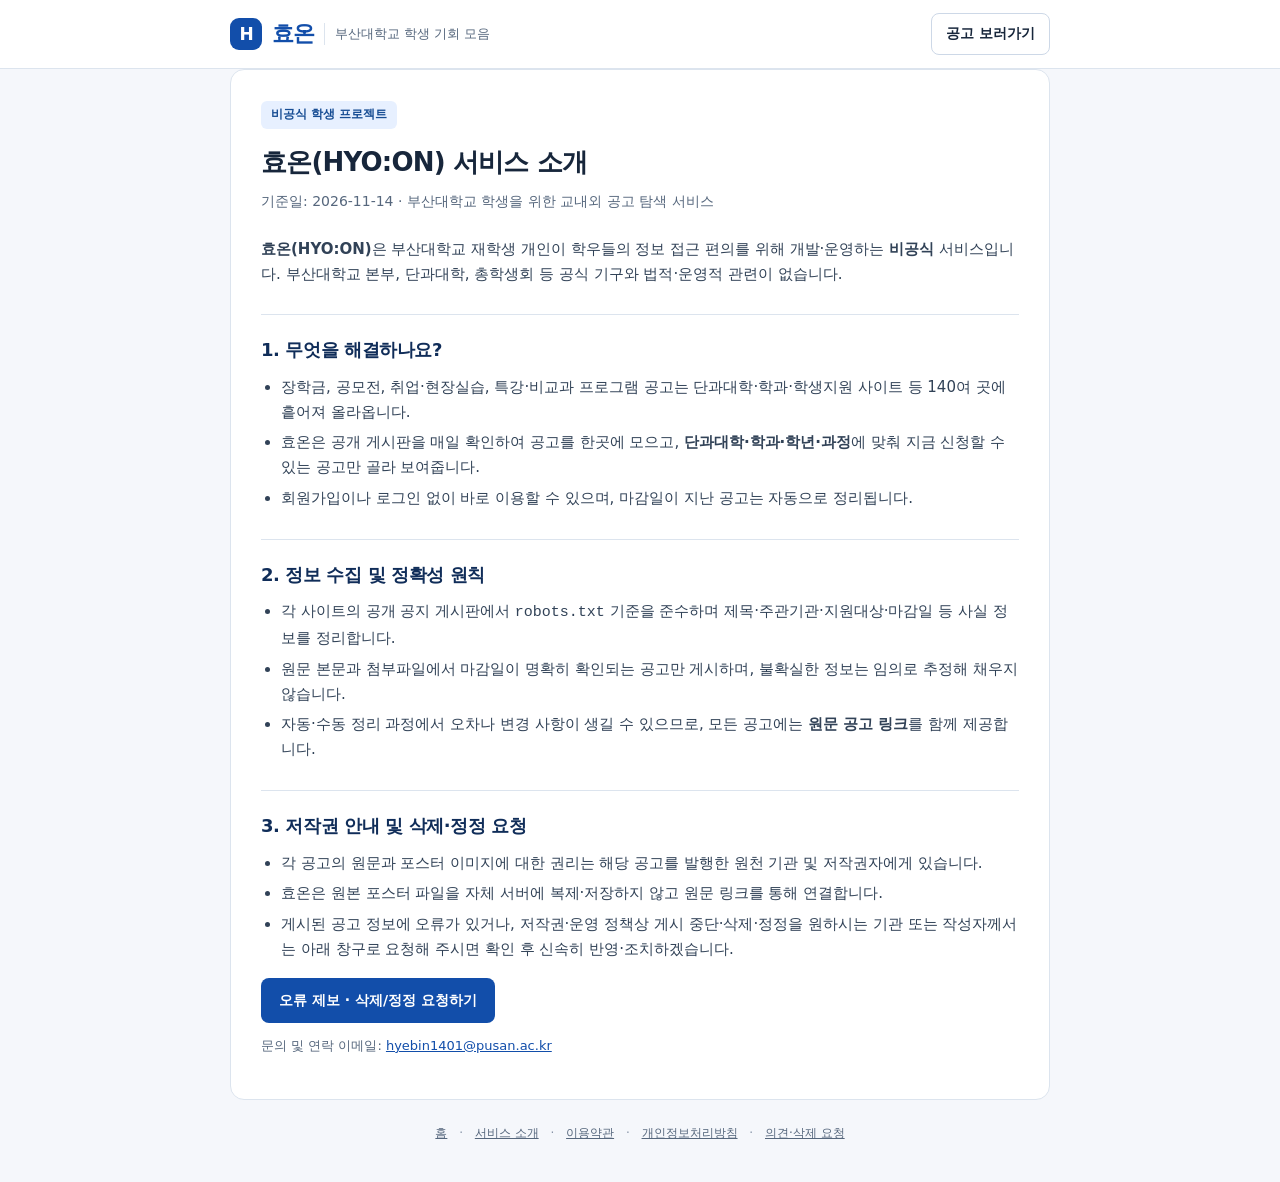
<file: site/about.html>
<!doctype html>
<html lang="ko">
<head>
<meta charset="utf-8">
<meta name="viewport" content="width=device-width,initial-scale=1">
<title>서비스 소개 · 효온, 부산대의 기회</title>
<meta name="description" content="부산대학교 학생을 위한 비공식 공고 탐색 서비스 효온(HYO:ON)의 운영 안내 및 삭제·정정 요청 안내입니다.">
<meta name="theme-color" content="#102d59">
<link rel="icon" href="data:image/svg+xml,%3Csvg xmlns='http://www.w3.org/2000/svg' viewBox='0 0 64 64'%3E%3Crect width='64' height='64' rx='14' fill='%230F2A52'/%3E%3Crect x='10' y='20' width='44' height='24' rx='12' fill='%23124EAA'/%3E%3Ccircle cx='42' cy='32' r='8' fill='%23FFFFFF'/%3E%3Ctext x='24' y='35.5' font-size='10' font-family='sans-serif' font-weight='800' text-anchor='middle' fill='%23FFFFFF'%3EON%3C/text%3E%3C/svg%3E">
<style>
:root{--blue:#124eaa;--navy:#102d59;--ink:#17263b;--muted:#56677d;--bg:#f5f7fb;--line:#dce4ee;--card:#fff;--soft:#e7f0ff}
*{box-sizing:border-box}
body{margin:0;background:var(--bg);color:var(--ink);font:16px/1.65 'Noto Sans KR','Malgun Gothic',system-ui,sans-serif}
a{color:var(--blue)}
:focus-visible{outline:3px solid #508be5;outline-offset:2px}
.wrap{max-width:860px;margin:0 auto;padding:0 20px}
header{background:#fff;border-bottom:1px solid var(--line)}
.bar{display:flex;align-items:center;justify-content:space-between;height:68px;gap:12px}
.brand{display:flex;align-items:center;gap:10px;font-weight:800;font-size:22px;color:var(--blue);letter-spacing:-1px;text-decoration:none}
.brand i{display:inline-grid;place-items:center;width:32px;height:32px;border-radius:9px;background:var(--blue);color:#fff;font-style:normal;font-size:17px}
.brand small{font-size:13px;font-weight:500;color:var(--muted);letter-spacing:0;border-left:1px solid var(--line);padding-left:10px}
.back{font-size:14px;font-weight:700;text-decoration:none;padding:8px 14px;border:1px solid #cdd8e7;border-radius:8px;color:var(--ink);background:#fff}
main{padding:28px 0 60px}
.doc{background:var(--card);border:1px solid var(--line);border-radius:14px;padding:30px}
.badge{display:inline-block;background:var(--soft);color:#174d94;border-radius:6px;padding:4px 10px;font-size:12px;font-weight:700}
h1{margin:12px 0 6px;font-size:26px;letter-spacing:-.8px}
.sub{margin:0 0 24px;color:var(--muted);font-size:14px}
h2{margin:28px 0 10px;font-size:18px;color:var(--navy);letter-spacing:-.4px;border-top:1px solid var(--line);padding-top:20px}
p,li{color:#314257;font-size:15px}
ul{padding-left:20px;margin:8px 0}
li{margin:6px 0}
.cta{display:inline-block;margin-top:8px;background:var(--blue);color:#fff;text-decoration:none;padding:11px 18px;border-radius:8px;font-weight:700;font-size:14px}
footer{color:#8794a7;font-size:12px;padding:24px 0 40px;text-align:center}
footer a{color:#56677d;margin:0 8px}
@media(max-width:520px){.wrap{padding:0 14px}.brand small{display:none}.doc{padding:20px}h1{font-size:22px}}
</style>
</head>
<body>
<header><div class="wrap bar"><a class="brand" href="index.html"><i>H</i>효온<small>부산대학교 학생 기회 모음</small></a><a class="back" href="index.html">공고 보러가기</a></div></header>
<main class="wrap">
<article class="doc">
<span class="badge">비공식 학생 프로젝트</span>
<h1>효온(HYO:ON) 서비스 소개</h1>
<p class="sub">기준일: 2026-11-14 · 부산대학교 학생을 위한 교내외 공고 탐색 서비스</p>

<p><strong>효온(HYO:ON)</strong>은 부산대학교 재학생 개인이 학우들의 정보 접근 편의를 위해 개발·운영하는 <strong>비공식</strong> 서비스입니다. 부산대학교 본부, 단과대학, 총학생회 등 공식 기구와 법적·운영적 관련이 없습니다.</p>

<h2>1. 무엇을 해결하나요?</h2>
<ul>
<li>장학금, 공모전, 취업·현장실습, 특강·비교과 프로그램 공고는 단과대학·학과·학생지원 사이트 등 140여 곳에 흩어져 올라옵니다.</li>
<li>효온은 공개 게시판을 매일 확인하여 공고를 한곳에 모으고, <strong>단과대학·학과·학년·과정</strong>에 맞춰 지금 신청할 수 있는 공고만 골라 보여줍니다.</li>
<li>회원가입이나 로그인 없이 바로 이용할 수 있으며, 마감일이 지난 공고는 자동으로 정리됩니다.</li>
</ul>

<h2>2. 정보 수집 및 정확성 원칙</h2>
<ul>
<li>각 사이트의 공개 공지 게시판에서 <code>robots.txt</code> 기준을 준수하며 제목·주관기관·지원대상·마감일 등 사실 정보를 정리합니다.</li>
<li>원문 본문과 첨부파일에서 마감일이 명확히 확인되는 공고만 게시하며, 불확실한 정보는 임의로 추정해 채우지 않습니다.</li>
<li>자동·수동 정리 과정에서 오차나 변경 사항이 생길 수 있으므로, 모든 공고에는 <strong>원문 공고 링크</strong>를 함께 제공합니다.</li>
</ul>

<h2>3. 저작권 안내 및 삭제·정정 요청</h2>
<ul>
<li>각 공고의 원문과 포스터 이미지에 대한 권리는 해당 공고를 발행한 원천 기관 및 저작권자에게 있습니다.</li>
<li>효온은 원본 포스터 파일을 자체 서버에 복제·저장하지 않고 원문 링크를 통해 연결합니다.</li>
<li>게시된 공고 정보에 오류가 있거나, 저작권·운영 정책상 게시 중단·삭제·정정을 원하시는 기관 또는 작성자께서는 아래 창구로 요청해 주시면 확인 후 신속히 반영·조치하겠습니다.</li>
</ul>
<a class="cta" href="index.html#feedback">오류 제보 · 삭제/정정 요청하기</a>
<p style="font-size:13px;color:#56677d;margin-top:12px">문의 및 연락 이메일: <a href="mailto:hyebin1401@pusan.ac.kr">hyebin1401@pusan.ac.kr</a></p>

</article>
</main>
<footer>
<a href="index.html">홈</a> · <a href="about.html">서비스 소개</a> · <a href="terms.html">이용약관</a> · <a href="privacy.html">개인정보처리방침</a> · <a href="index.html#feedback">의견·삭제 요청</a>
</footer>
</body>
</html>
</file>
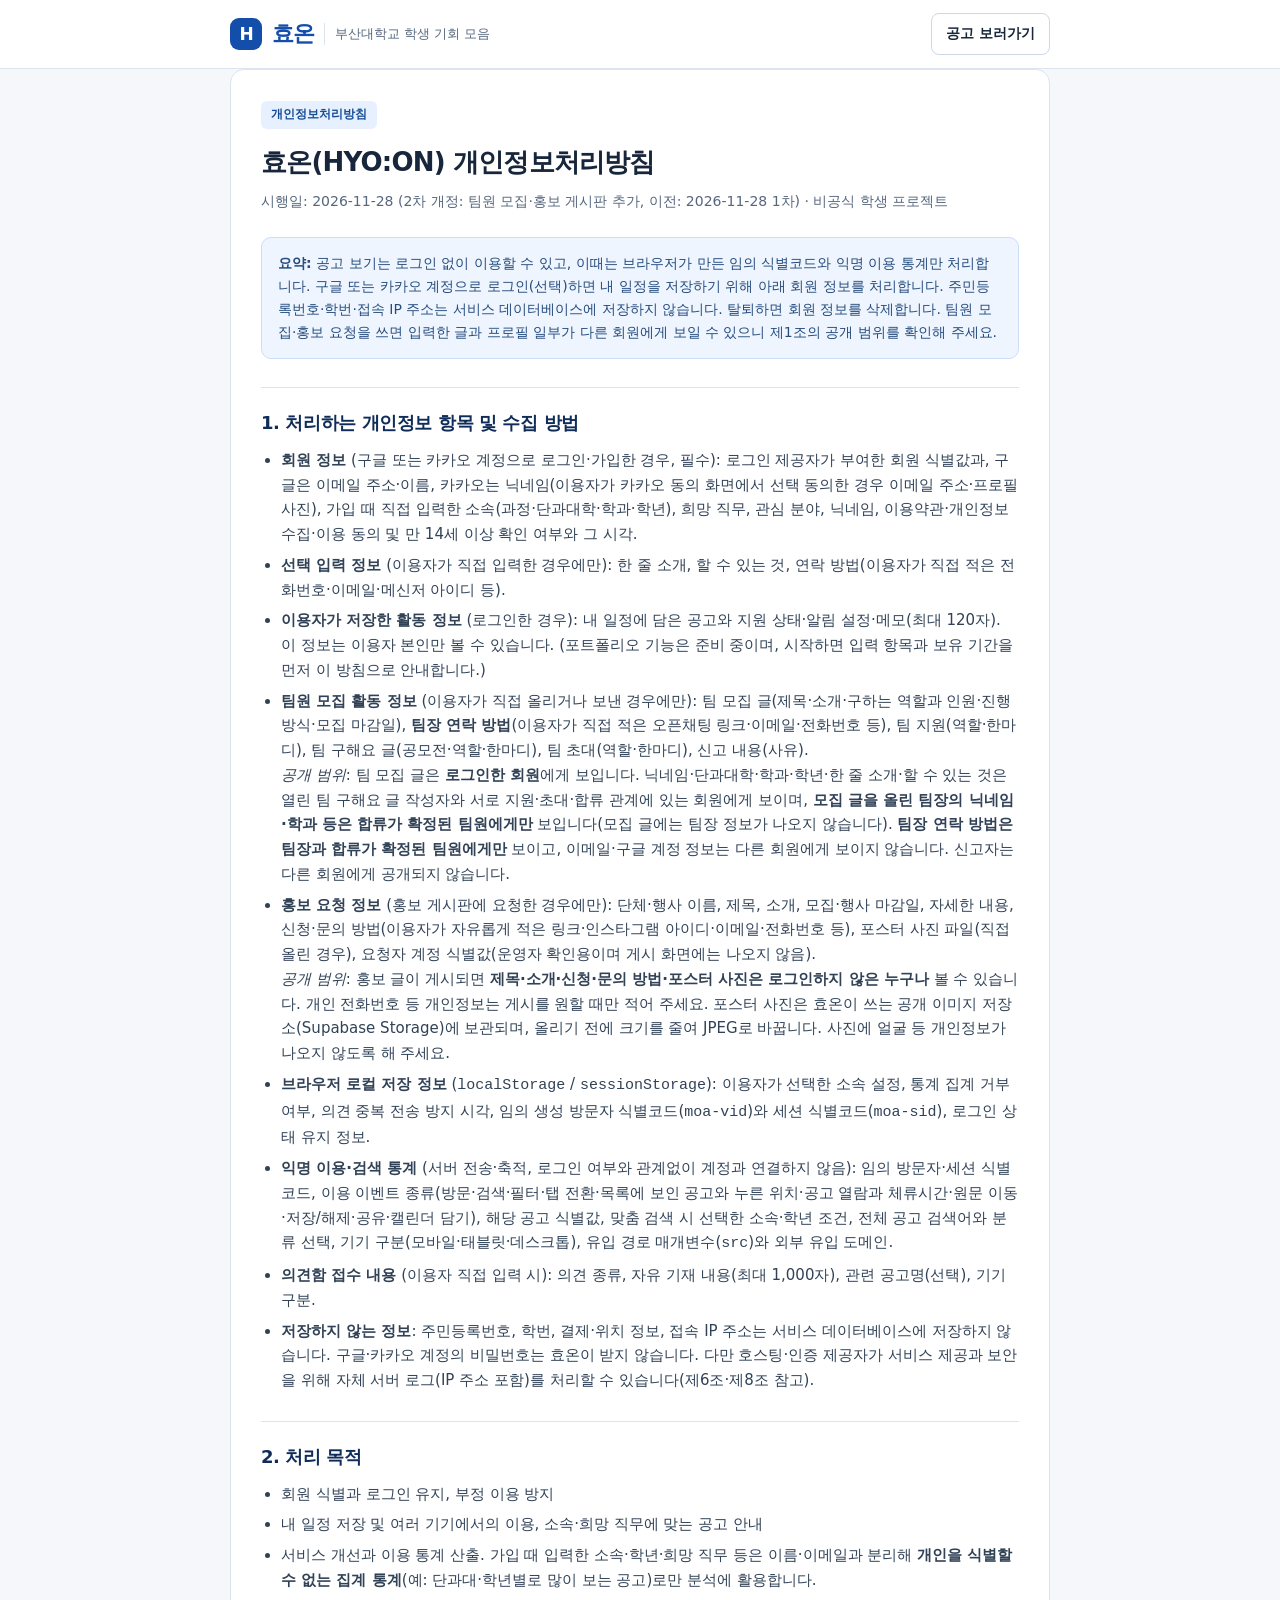
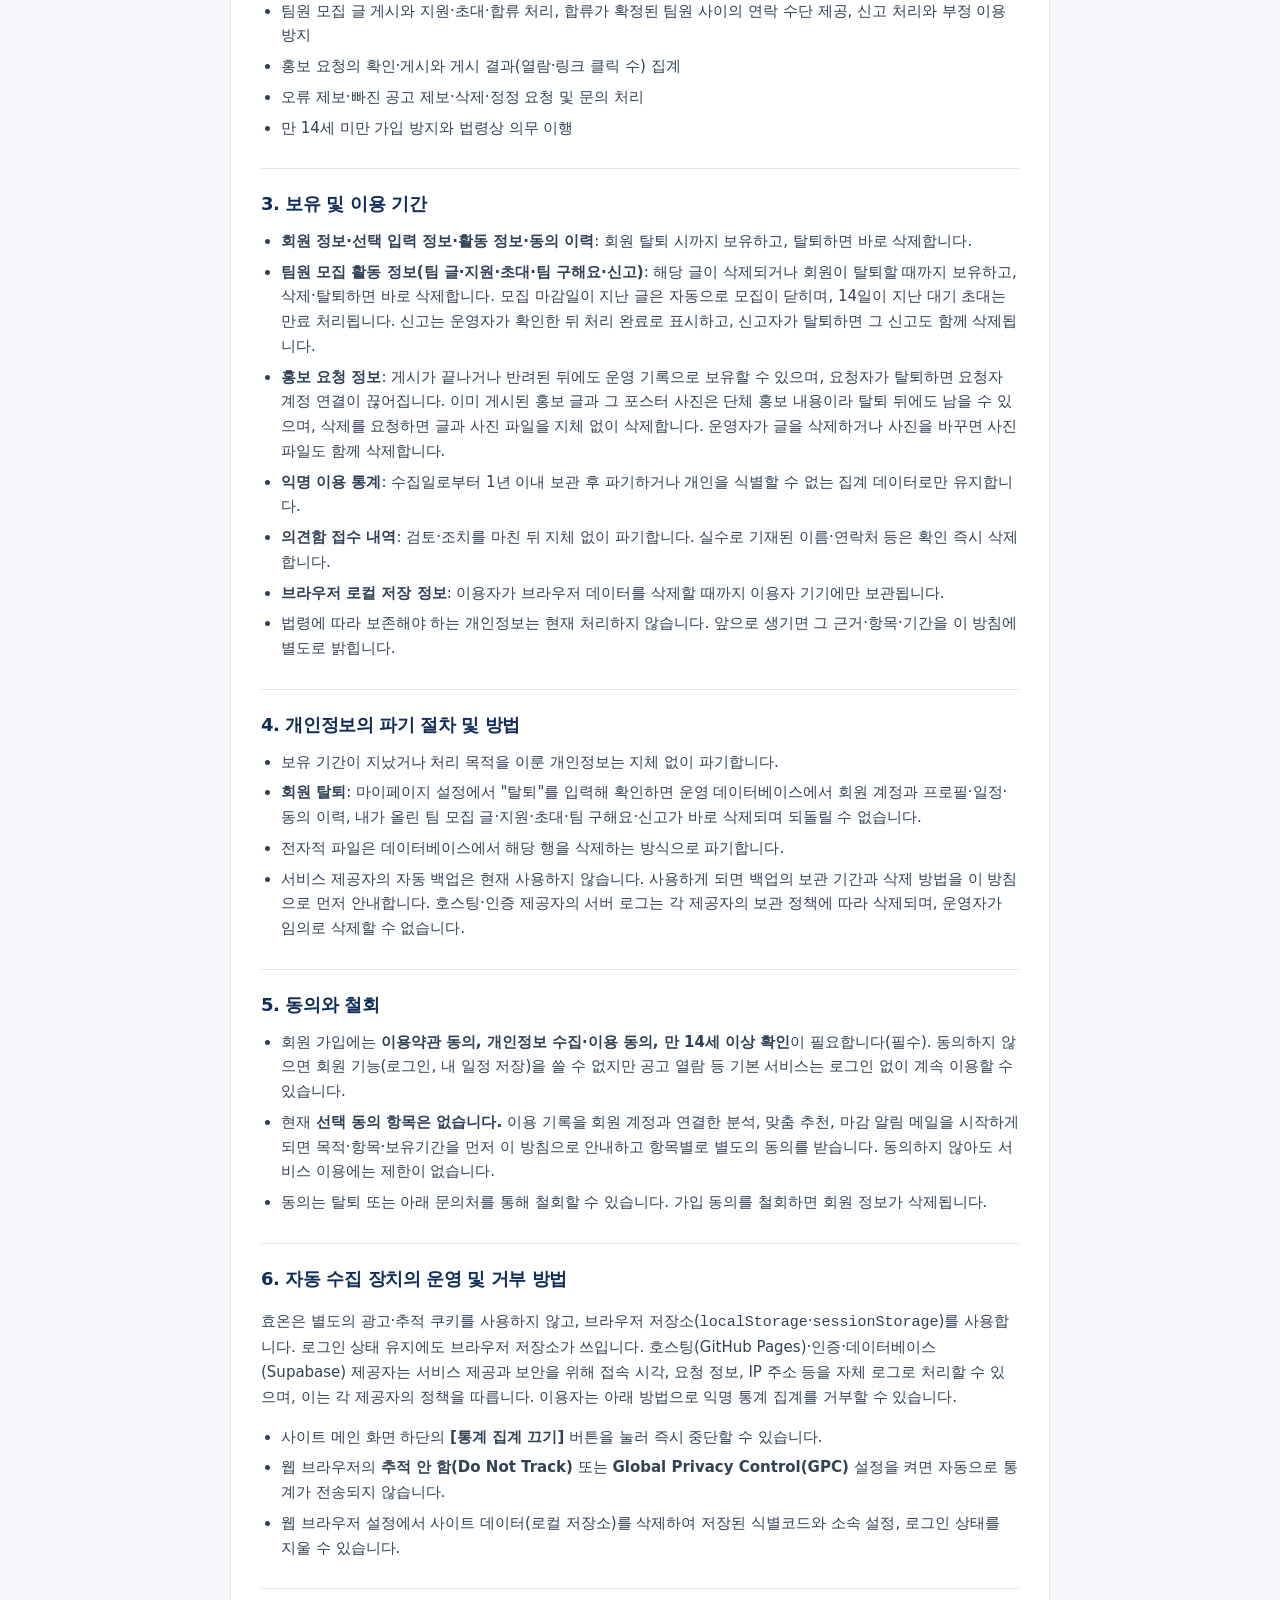
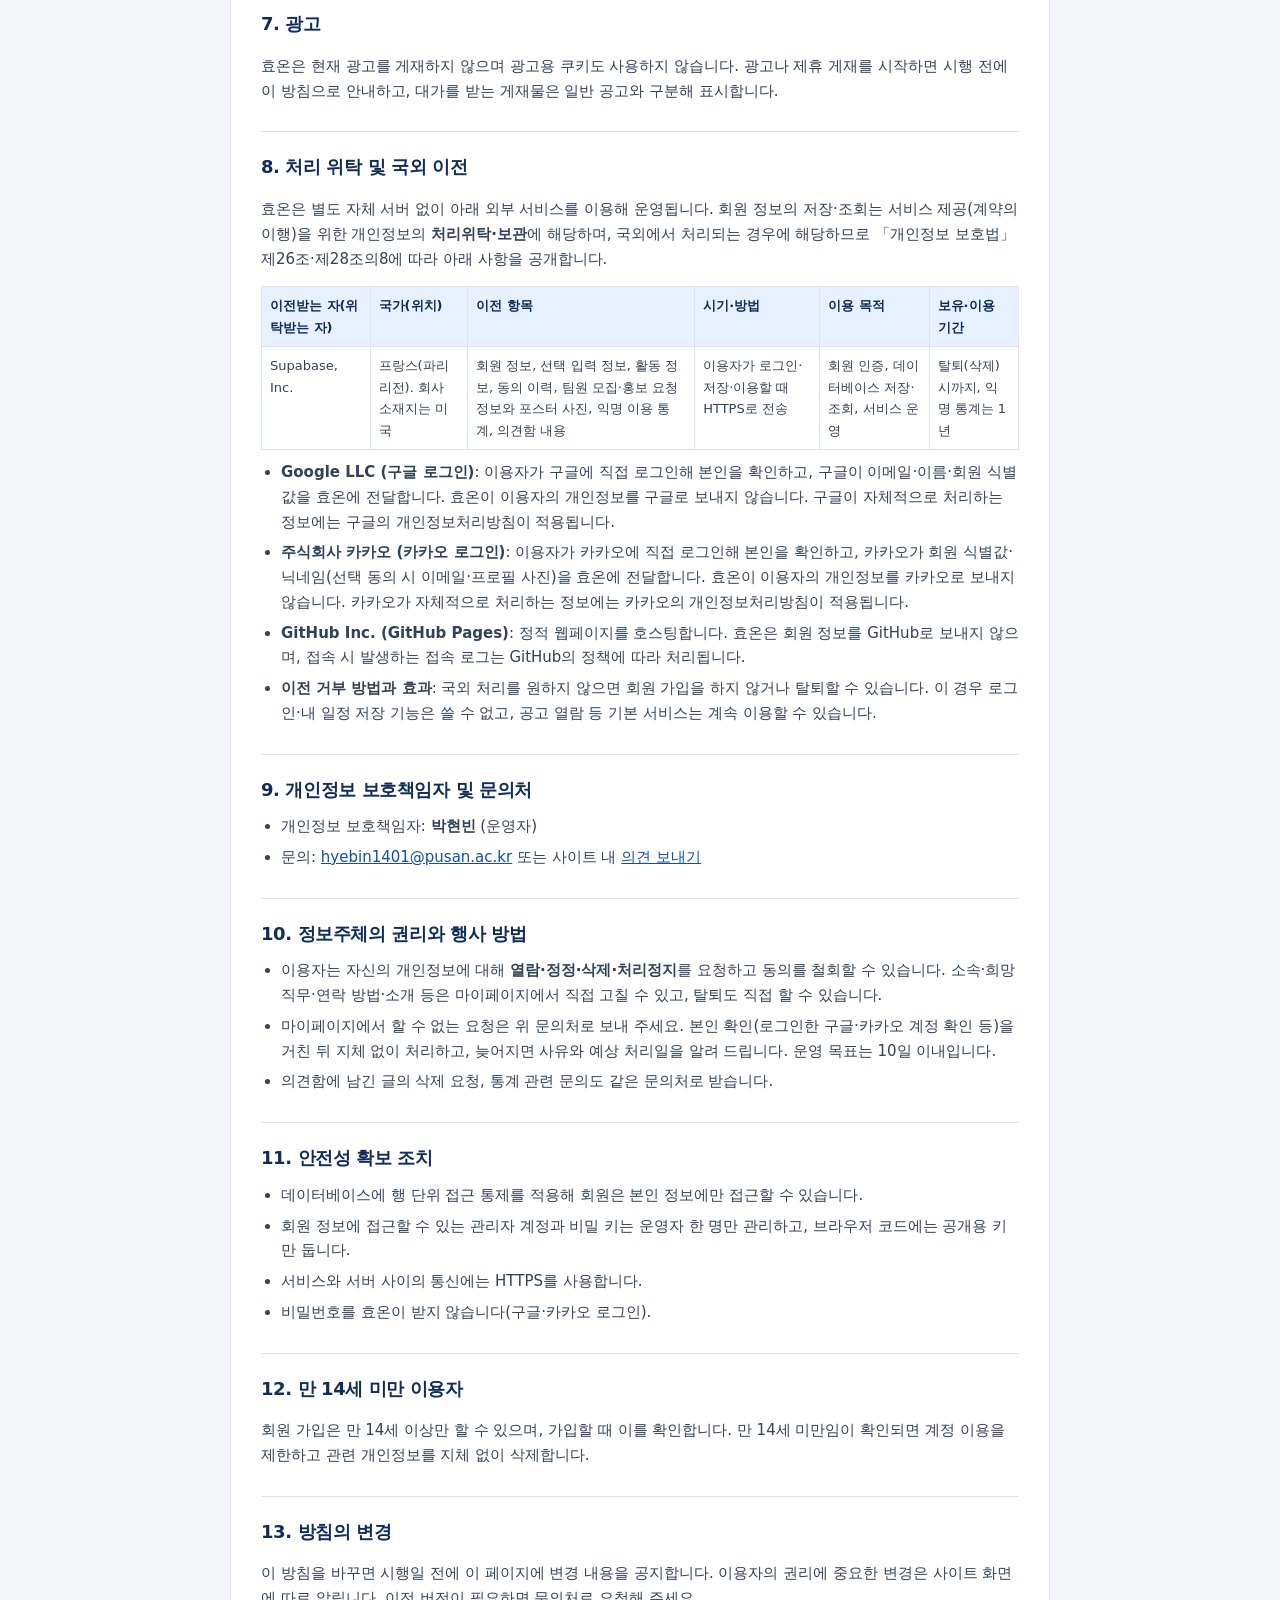
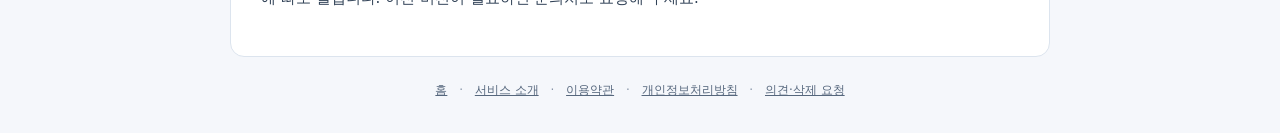
<file: site/privacy.html>
<!doctype html>
<html lang="ko">
<head>
<meta charset="utf-8">
<meta name="viewport" content="width=device-width,initial-scale=1">
<title>개인정보처리방침 · 효온, 부산대의 기회</title>
<meta name="description" content="부산대학교 학생 공고 탐색 서비스 효온(HYO:ON)의 개인정보처리방침입니다.">
<meta name="theme-color" content="#102d59">
<link rel="icon" href="data:image/svg+xml,%3Csvg xmlns='http://www.w3.org/2000/svg' viewBox='0 0 64 64'%3E%3Crect width='64' height='64' rx='14' fill='%230F2A52'/%3E%3Crect x='10' y='20' width='44' height='24' rx='12' fill='%23124EAA'/%3E%3Ccircle cx='42' cy='32' r='8' fill='%23FFFFFF'/%3E%3Ctext x='24' y='35.5' font-size='10' font-family='sans-serif' font-weight='800' text-anchor='middle' fill='%23FFFFFF'%3EON%3C/text%3E%3C/svg%3E">
<style>
:root{--blue:#124eaa;--navy:#102d59;--ink:#17263b;--muted:#56677d;--bg:#f5f7fb;--line:#dce4ee;--card:#fff;--soft:#e7f0ff}
*{box-sizing:border-box}
body{margin:0;background:var(--bg);color:var(--ink);font:16px/1.65 'Noto Sans KR','Malgun Gothic',system-ui,sans-serif}
a{color:var(--blue)}
:focus-visible{outline:3px solid #508be5;outline-offset:2px}
.wrap{max-width:860px;margin:0 auto;padding:0 20px}
header{background:#fff;border-bottom:1px solid var(--line)}
.bar{display:flex;align-items:center;justify-content:space-between;height:68px;gap:12px}
.brand{display:flex;align-items:center;gap:10px;font-weight:800;font-size:22px;color:var(--blue);letter-spacing:-1px;text-decoration:none}
.brand i{display:inline-grid;place-items:center;width:32px;height:32px;border-radius:9px;background:var(--blue);color:#fff;font-style:normal;font-size:17px}
.brand small{font-size:13px;font-weight:500;color:var(--muted);letter-spacing:0;border-left:1px solid var(--line);padding-left:10px}
.back{font-size:14px;font-weight:700;text-decoration:none;padding:8px 14px;border:1px solid #cdd8e7;border-radius:8px;color:var(--ink);background:#fff}
main{padding:28px 0 60px}
.doc{background:var(--card);border:1px solid var(--line);border-radius:14px;padding:30px}
.badge{display:inline-block;background:var(--soft);color:#174d94;border-radius:6px;padding:4px 10px;font-size:12px;font-weight:700}
h1{margin:12px 0 6px;font-size:26px;letter-spacing:-.8px}
.sub{margin:0 0 24px;color:var(--muted);font-size:14px}
h2{margin:28px 0 10px;font-size:18px;color:var(--navy);letter-spacing:-.4px;border-top:1px solid var(--line);padding-top:20px}
p,li{color:#314257;font-size:15px}
ul{padding-left:20px;margin:8px 0}
li{margin:6px 0}
.note{background:#eef5ff;border:1px solid #ccddf6;border-radius:10px;padding:14px 16px;font-size:14px;color:#254c7d;margin:14px 0}
table.tbl{width:100%;border-collapse:collapse;margin:10px 0;font-size:13px}
.tbl th,.tbl td{border:1px solid var(--line);padding:8px;text-align:left;vertical-align:top;color:#314257}
.tbl th{background:var(--soft);color:var(--navy)}
@media(max-width:620px){.tbl{display:block;overflow-x:auto}}
footer{color:#8794a7;font-size:12px;padding:24px 0 40px;text-align:center}
footer a{color:#56677d;margin:0 8px}
@media(max-width:520px){.wrap{padding:0 14px}.brand small{display:none}.doc{padding:20px}h1{font-size:22px}}
</style>
</head>
<body>
<header><div class="wrap bar"><a class="brand" href="index.html"><i>H</i>효온<small>부산대학교 학생 기회 모음</small></a><a class="back" href="index.html">공고 보러가기</a></div></header>
<main class="wrap">
<article class="doc">
<span class="badge">개인정보처리방침</span>
<h1>효온(HYO:ON) 개인정보처리방침</h1>
<p class="sub">시행일: 2026-11-28 (2차 개정: 팀원 모집·홍보 게시판 추가, 이전: 2026-11-28 1차) · 비공식 학생 프로젝트</p>

<div class="note"><strong>요약:</strong> 공고 보기는 로그인 없이 이용할 수 있고, 이때는 브라우저가 만든 임의 식별코드와 익명 이용 통계만 처리합니다. 구글 또는 카카오 계정으로 로그인(선택)하면 내 일정을 저장하기 위해 아래 회원 정보를 처리합니다. 주민등록번호·학번·접속 IP 주소는 서비스 데이터베이스에 저장하지 않습니다. 탈퇴하면 회원 정보를 삭제합니다. 팀원 모집·홍보 요청을 쓰면 입력한 글과 프로필 일부가 다른 회원에게 보일 수 있으니 제1조의 공개 범위를 확인해 주세요.</div>

<h2>1. 처리하는 개인정보 항목 및 수집 방법</h2>
<ul>
<li><strong>회원 정보</strong> (구글 또는 카카오 계정으로 로그인·가입한 경우, 필수): 로그인 제공자가 부여한 회원 식별값과, 구글은 이메일 주소·이름, 카카오는 닉네임(이용자가 카카오 동의 화면에서 선택 동의한 경우 이메일 주소·프로필 사진), 가입 때 직접 입력한 소속(과정·단과대학·학과·학년), 희망 직무, 관심 분야, 닉네임, 이용약관·개인정보 수집·이용 동의 및 만 14세 이상 확인 여부와 그 시각.</li>
<li><strong>선택 입력 정보</strong> (이용자가 직접 입력한 경우에만): 한 줄 소개, 할 수 있는 것, 연락 방법(이용자가 직접 적은 전화번호·이메일·메신저 아이디 등).</li>
<li><strong>이용자가 저장한 활동 정보</strong> (로그인한 경우): 내 일정에 담은 공고와 지원 상태·알림 설정·메모(최대 120자). 이 정보는 이용자 본인만 볼 수 있습니다. (포트폴리오 기능은 준비 중이며, 시작하면 입력 항목과 보유 기간을 먼저 이 방침으로 안내합니다.)</li>
<li><strong>팀원 모집 활동 정보</strong> (이용자가 직접 올리거나 보낸 경우에만): 팀 모집 글(제목·소개·구하는 역할과 인원·진행 방식·모집 마감일), <strong>팀장 연락 방법</strong>(이용자가 직접 적은 오픈채팅 링크·이메일·전화번호 등), 팀 지원(역할·한마디), 팀 구해요 글(공모전·역할·한마디), 팀 초대(역할·한마디), 신고 내용(사유).<br><em>공개 범위</em>: 팀 모집 글은 <strong>로그인한 회원</strong>에게 보입니다. 닉네임·단과대학·학과·학년·한 줄 소개·할 수 있는 것은 열린 팀 구해요 글 작성자와 서로 지원·초대·합류 관계에 있는 회원에게 보이며, <strong>모집 글을 올린 팀장의 닉네임·학과 등은 합류가 확정된 팀원에게만</strong> 보입니다(모집 글에는 팀장 정보가 나오지 않습니다). <strong>팀장 연락 방법은 팀장과 합류가 확정된 팀원에게만</strong> 보이고, 이메일·구글 계정 정보는 다른 회원에게 보이지 않습니다. 신고자는 다른 회원에게 공개되지 않습니다.</li>
<li><strong>홍보 요청 정보</strong> (홍보 게시판에 요청한 경우에만): 단체·행사 이름, 제목, 소개, 모집·행사 마감일, 자세한 내용, 신청·문의 방법(이용자가 자유롭게 적은 링크·인스타그램 아이디·이메일·전화번호 등), 포스터 사진 파일(직접 올린 경우), 요청자 계정 식별값(운영자 확인용이며 게시 화면에는 나오지 않음).<br>
<em>공개 범위</em>: 홍보 글이 게시되면 <strong>제목·소개·신청·문의 방법·포스터 사진은 로그인하지 않은 누구나</strong> 볼 수 있습니다. 개인 전화번호 등 개인정보는 게시를 원할 때만 적어 주세요. 포스터 사진은 효온이 쓰는 공개 이미지 저장소(Supabase Storage)에 보관되며, 올리기 전에 크기를 줄여 JPEG로 바꿉니다. 사진에 얼굴 등 개인정보가 나오지 않도록 해 주세요.</li>
<li><strong>브라우저 로컬 저장 정보</strong> (<code>localStorage</code> / <code>sessionStorage</code>): 이용자가 선택한 소속 설정, 통계 집계 거부 여부, 의견 중복 전송 방지 시각, 임의 생성 방문자 식별코드(<code>moa-vid</code>)와 세션 식별코드(<code>moa-sid</code>), 로그인 상태 유지 정보.</li>
<li><strong>익명 이용·검색 통계</strong> (서버 전송·축적, 로그인 여부와 관계없이 계정과 연결하지 않음): 임의 방문자·세션 식별코드, 이용 이벤트 종류(방문·검색·필터·탭 전환·목록에 보인 공고와 누른 위치·공고 열람과 체류시간·원문 이동·저장/해제·공유·캘린더 담기), 해당 공고 식별값, 맞춤 검색 시 선택한 소속·학년 조건, 전체 공고 검색어와 분류 선택, 기기 구분(모바일·태블릿·데스크톱), 유입 경로 매개변수(<code>src</code>)와 외부 유입 도메인.</li>
<li><strong>의견함 접수 내용</strong> (이용자 직접 입력 시): 의견 종류, 자유 기재 내용(최대 1,000자), 관련 공고명(선택), 기기 구분.</li>
<li><strong>저장하지 않는 정보</strong>: 주민등록번호, 학번, 결제·위치 정보, 접속 IP 주소는 서비스 데이터베이스에 저장하지 않습니다. 구글·카카오 계정의 비밀번호는 효온이 받지 않습니다. 다만 호스팅·인증 제공자가 서비스 제공과 보안을 위해 자체 서버 로그(IP 주소 포함)를 처리할 수 있습니다(제6조·제8조 참고).</li>
</ul>

<h2>2. 처리 목적</h2>
<ul>
<li>회원 식별과 로그인 유지, 부정 이용 방지</li>
<li>내 일정 저장 및 여러 기기에서의 이용, 소속·희망 직무에 맞는 공고 안내</li>
<li>서비스 개선과 이용 통계 산출. 가입 때 입력한 소속·학년·희망 직무 등은 이름·이메일과 분리해 <strong>개인을 식별할 수 없는 집계 통계</strong>(예: 단과대·학년별로 많이 보는 공고)로만 분석에 활용합니다.</li>
<li>팀원 모집 글 게시와 지원·초대·합류 처리, 합류가 확정된 팀원 사이의 연락 수단 제공, 신고 처리와 부정 이용 방지</li>
<li>홍보 요청의 확인·게시와 게시 결과(열람·링크 클릭 수) 집계</li>
<li>오류 제보·빠진 공고 제보·삭제·정정 요청 및 문의 처리</li>
<li>만 14세 미만 가입 방지와 법령상 의무 이행</li>
</ul>

<h2>3. 보유 및 이용 기간</h2>
<ul>
<li><strong>회원 정보·선택 입력 정보·활동 정보·동의 이력</strong>: 회원 탈퇴 시까지 보유하고, 탈퇴하면 바로 삭제합니다.</li>
<li><strong>팀원 모집 활동 정보(팀 글·지원·초대·팀 구해요·신고)</strong>: 해당 글이 삭제되거나 회원이 탈퇴할 때까지 보유하고, 삭제·탈퇴하면 바로 삭제합니다. 모집 마감일이 지난 글은 자동으로 모집이 닫히며, 14일이 지난 대기 초대는 만료 처리됩니다. 신고는 운영자가 확인한 뒤 처리 완료로 표시하고, 신고자가 탈퇴하면 그 신고도 함께 삭제됩니다.</li>
<li><strong>홍보 요청 정보</strong>: 게시가 끝나거나 반려된 뒤에도 운영 기록으로 보유할 수 있으며, 요청자가 탈퇴하면 요청자 계정 연결이 끊어집니다. 이미 게시된 홍보 글과 그 포스터 사진은 단체 홍보 내용이라 탈퇴 뒤에도 남을 수 있으며, 삭제를 요청하면 글과 사진 파일을 지체 없이 삭제합니다. 운영자가 글을 삭제하거나 사진을 바꾸면 사진 파일도 함께 삭제합니다.</li>
<li><strong>익명 이용 통계</strong>: 수집일로부터 1년 이내 보관 후 파기하거나 개인을 식별할 수 없는 집계 데이터로만 유지합니다.</li>
<li><strong>의견함 접수 내역</strong>: 검토·조치를 마친 뒤 지체 없이 파기합니다. 실수로 기재된 이름·연락처 등은 확인 즉시 삭제합니다.</li>
<li><strong>브라우저 로컬 저장 정보</strong>: 이용자가 브라우저 데이터를 삭제할 때까지 이용자 기기에만 보관됩니다.</li>
<li>법령에 따라 보존해야 하는 개인정보는 현재 처리하지 않습니다. 앞으로 생기면 그 근거·항목·기간을 이 방침에 별도로 밝힙니다.</li>
</ul>

<h2>4. 개인정보의 파기 절차 및 방법</h2>
<ul>
<li>보유 기간이 지났거나 처리 목적을 이룬 개인정보는 지체 없이 파기합니다.</li>
<li><strong>회원 탈퇴</strong>: 마이페이지 설정에서 "탈퇴"를 입력해 확인하면 운영 데이터베이스에서 회원 계정과 프로필·일정·동의 이력, 내가 올린 팀 모집 글·지원·초대·팀 구해요·신고가 바로 삭제되며 되돌릴 수 없습니다.</li>
<li>전자적 파일은 데이터베이스에서 해당 행을 삭제하는 방식으로 파기합니다.</li>
<li>서비스 제공자의 자동 백업은 현재 사용하지 않습니다. 사용하게 되면 백업의 보관 기간과 삭제 방법을 이 방침으로 먼저 안내합니다. 호스팅·인증 제공자의 서버 로그는 각 제공자의 보관 정책에 따라 삭제되며, 운영자가 임의로 삭제할 수 없습니다.</li>
</ul>

<h2>5. 동의와 철회</h2>
<ul>
<li>회원 가입에는 <strong>이용약관 동의, 개인정보 수집·이용 동의, 만 14세 이상 확인</strong>이 필요합니다(필수). 동의하지 않으면 회원 기능(로그인, 내 일정 저장)을 쓸 수 없지만 공고 열람 등 기본 서비스는 로그인 없이 계속 이용할 수 있습니다.</li>
<li>현재 <strong>선택 동의 항목은 없습니다.</strong> 이용 기록을 회원 계정과 연결한 분석, 맞춤 추천, 마감 알림 메일을 시작하게 되면 목적·항목·보유기간을 먼저 이 방침으로 안내하고 항목별로 별도의 동의를 받습니다. 동의하지 않아도 서비스 이용에는 제한이 없습니다.</li>
<li>동의는 탈퇴 또는 아래 문의처를 통해 철회할 수 있습니다. 가입 동의를 철회하면 회원 정보가 삭제됩니다.</li>
</ul>

<h2>6. 자동 수집 장치의 운영 및 거부 방법</h2>
<p>효온은 별도의 광고·추적 쿠키를 사용하지 않고, 브라우저 저장소(<code>localStorage</code>·<code>sessionStorage</code>)를 사용합니다. 로그인 상태 유지에도 브라우저 저장소가 쓰입니다. 호스팅(GitHub Pages)·인증·데이터베이스(Supabase) 제공자는 서비스 제공과 보안을 위해 접속 시각, 요청 정보, IP 주소 등을 자체 로그로 처리할 수 있으며, 이는 각 제공자의 정책을 따릅니다. 이용자는 아래 방법으로 익명 통계 집계를 거부할 수 있습니다.</p>
<ul>
<li>사이트 메인 화면 하단의 <strong>[통계 집계 끄기]</strong> 버튼을 눌러 즉시 중단할 수 있습니다.</li>
<li>웹 브라우저의 <strong>추적 안 함(Do Not Track)</strong> 또는 <strong>Global Privacy Control(GPC)</strong> 설정을 켜면 자동으로 통계가 전송되지 않습니다.</li>
<li>웹 브라우저 설정에서 사이트 데이터(로컬 저장소)를 삭제하여 저장된 식별코드와 소속 설정, 로그인 상태를 지울 수 있습니다.</li>
</ul>

<h2>7. 광고</h2>
<p>효온은 현재 광고를 게재하지 않으며 광고용 쿠키도 사용하지 않습니다. 광고나 제휴 게재를 시작하면 시행 전에 이 방침으로 안내하고, 대가를 받는 게재물은 일반 공고와 구분해 표시합니다.</p>

<h2>8. 처리 위탁 및 국외 이전</h2>
<p>효온은 별도 자체 서버 없이 아래 외부 서비스를 이용해 운영됩니다. 회원 정보의 저장·조회는 서비스 제공(계약의 이행)을 위한 개인정보의 <strong>처리위탁·보관</strong>에 해당하며, 국외에서 처리되는 경우에 해당하므로 「개인정보 보호법」 제26조·제28조의8에 따라 아래 사항을 공개합니다.</p>
<table class="tbl">
<thead><tr><th>이전받는 자(위탁받는 자)</th><th>국가(위치)</th><th>이전 항목</th><th>시기·방법</th><th>이용 목적</th><th>보유·이용 기간</th></tr></thead>
<tbody>
<tr><td>Supabase, Inc.</td><td>프랑스(파리 리전). 회사 소재지는 미국</td><td>회원 정보, 선택 입력 정보, 활동 정보, 동의 이력, 팀원 모집·홍보 요청 정보와 포스터 사진, 익명 이용 통계, 의견함 내용</td><td>이용자가 로그인·저장·이용할 때 HTTPS로 전송</td><td>회원 인증, 데이터베이스 저장·조회, 서비스 운영</td><td>탈퇴(삭제) 시까지, 익명 통계는 1년</td></tr>
</tbody>
</table>
<ul>
<li><strong>Google LLC (구글 로그인)</strong>: 이용자가 구글에 직접 로그인해 본인을 확인하고, 구글이 이메일·이름·회원 식별값을 효온에 전달합니다. 효온이 이용자의 개인정보를 구글로 보내지 않습니다. 구글이 자체적으로 처리하는 정보에는 구글의 개인정보처리방침이 적용됩니다.</li>
<li><strong>주식회사 카카오 (카카오 로그인)</strong>: 이용자가 카카오에 직접 로그인해 본인을 확인하고, 카카오가 회원 식별값·닉네임(선택 동의 시 이메일·프로필 사진)을 효온에 전달합니다. 효온이 이용자의 개인정보를 카카오로 보내지 않습니다. 카카오가 자체적으로 처리하는 정보에는 카카오의 개인정보처리방침이 적용됩니다.</li>
<li><strong>GitHub Inc. (GitHub Pages)</strong>: 정적 웹페이지를 호스팅합니다. 효온은 회원 정보를 GitHub로 보내지 않으며, 접속 시 발생하는 접속 로그는 GitHub의 정책에 따라 처리됩니다.</li>
<li><strong>이전 거부 방법과 효과</strong>: 국외 처리를 원하지 않으면 회원 가입을 하지 않거나 탈퇴할 수 있습니다. 이 경우 로그인·내 일정 저장 기능은 쓸 수 없고, 공고 열람 등 기본 서비스는 계속 이용할 수 있습니다.</li>
</ul>

<h2>9. 개인정보 보호책임자 및 문의처</h2>
<ul>
<li>개인정보 보호책임자: <strong>박현빈</strong> (운영자)</li>
<li>문의: <a href="mailto:hyebin1401@pusan.ac.kr">hyebin1401@pusan.ac.kr</a> 또는 사이트 내 <a href="index.html#feedback">의견 보내기</a></li>
</ul>

<h2>10. 정보주체의 권리와 행사 방법</h2>
<ul>
<li>이용자는 자신의 개인정보에 대해 <strong>열람·정정·삭제·처리정지</strong>를 요청하고 동의를 철회할 수 있습니다. 소속·희망 직무·연락 방법·소개 등은 마이페이지에서 직접 고칠 수 있고, 탈퇴도 직접 할 수 있습니다.</li>
<li>마이페이지에서 할 수 없는 요청은 위 문의처로 보내 주세요. 본인 확인(로그인한 구글·카카오 계정 확인 등)을 거친 뒤 지체 없이 처리하고, 늦어지면 사유와 예상 처리일을 알려 드립니다. 운영 목표는 10일 이내입니다.</li>
<li>의견함에 남긴 글의 삭제 요청, 통계 관련 문의도 같은 문의처로 받습니다.</li>
</ul>

<h2>11. 안전성 확보 조치</h2>
<ul>
<li>데이터베이스에 행 단위 접근 통제를 적용해 회원은 본인 정보에만 접근할 수 있습니다.</li>
<li>회원 정보에 접근할 수 있는 관리자 계정과 비밀 키는 운영자 한 명만 관리하고, 브라우저 코드에는 공개용 키만 둡니다.</li>
<li>서비스와 서버 사이의 통신에는 HTTPS를 사용합니다.</li>
<li>비밀번호를 효온이 받지 않습니다(구글·카카오 로그인).</li>
</ul>

<h2>12. 만 14세 미만 이용자</h2>
<p>회원 가입은 만 14세 이상만 할 수 있으며, 가입할 때 이를 확인합니다. 만 14세 미만임이 확인되면 계정 이용을 제한하고 관련 개인정보를 지체 없이 삭제합니다.</p>

<h2>13. 방침의 변경</h2>
<p>이 방침을 바꾸면 시행일 전에 이 페이지에 변경 내용을 공지합니다. 이용자의 권리에 중요한 변경은 사이트 화면에 따로 알립니다. 이전 버전이 필요하면 문의처로 요청해 주세요.</p>

<!--phase2-->
<!--kakao-->
</article>
</main>
<footer>
<a href="index.html">홈</a> · <a href="about.html">서비스 소개</a> · <a href="terms.html">이용약관</a> · <a href="privacy.html">개인정보처리방침</a> · <a href="index.html#feedback">의견·삭제 요청</a>
</footer>
</body>
</html>
</file>
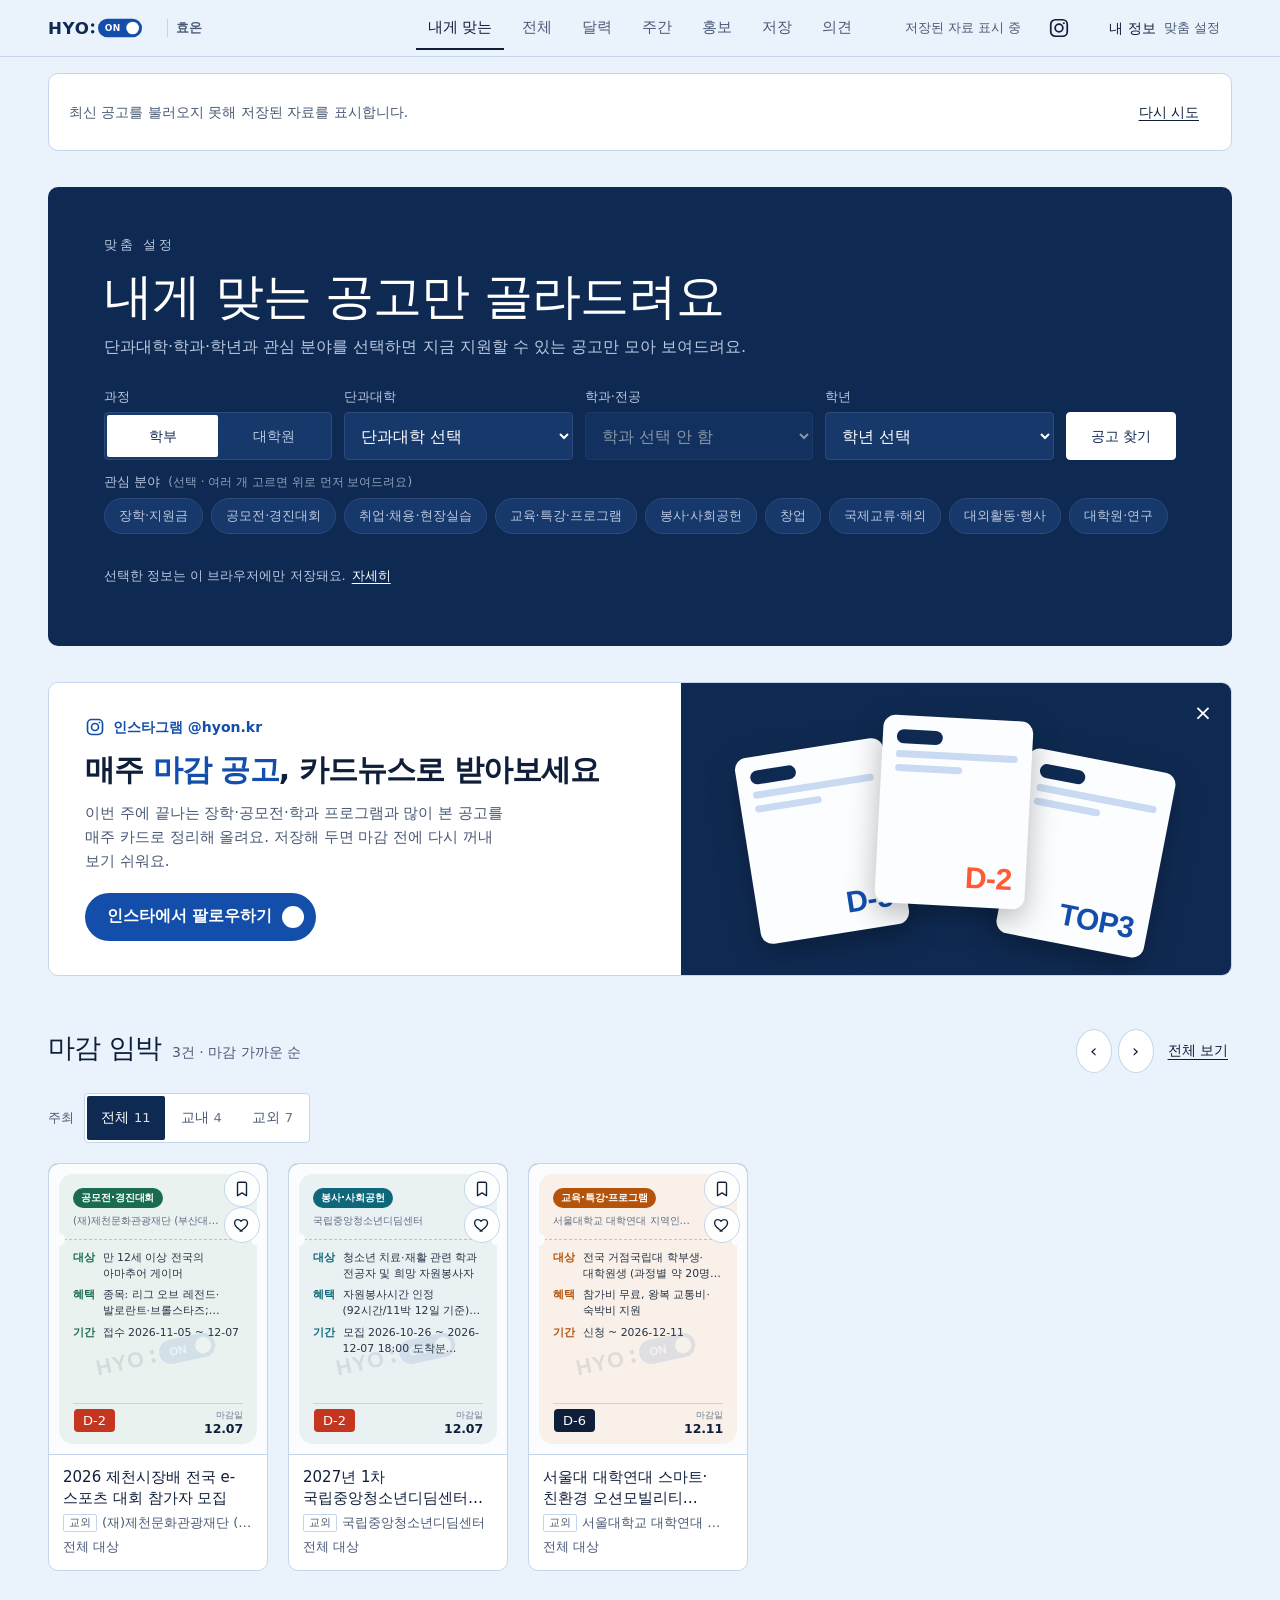
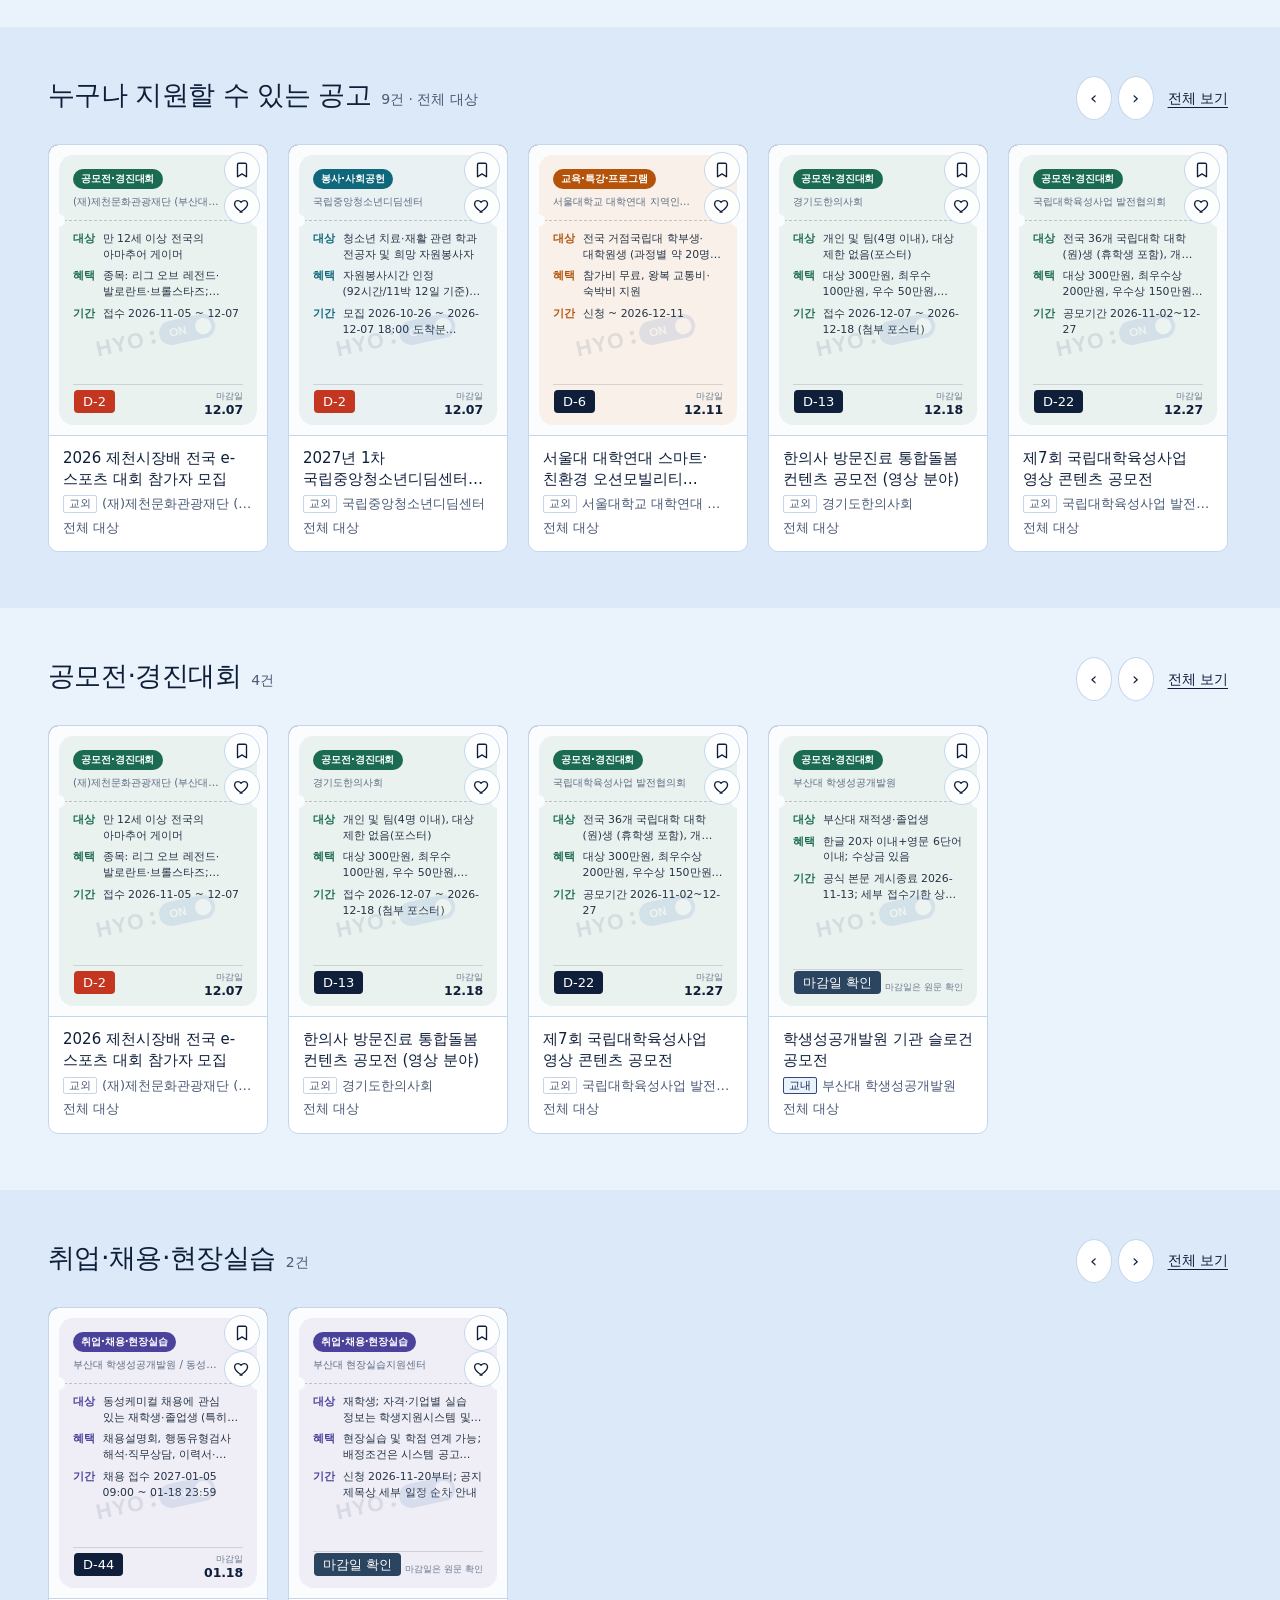
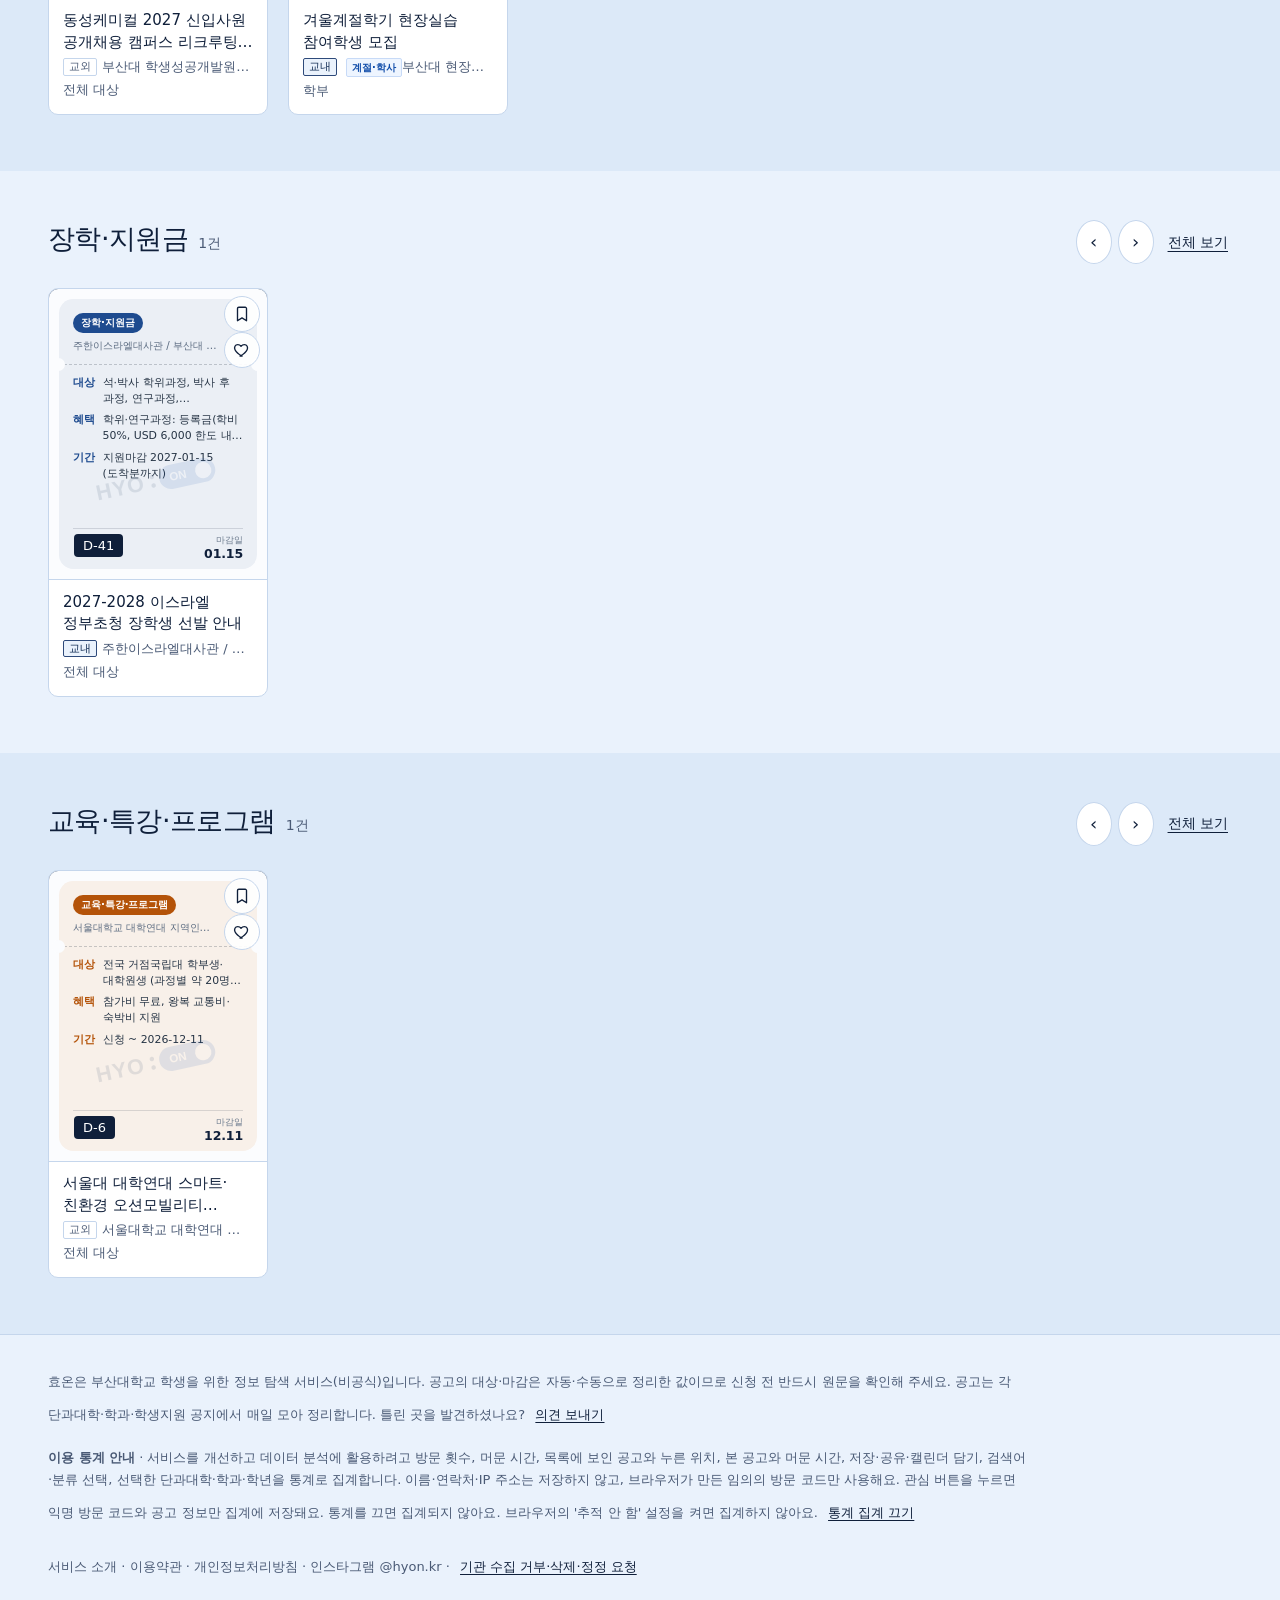
<file: site/template.html>
<!doctype html>
<html lang="ko">
<head>
<meta charset="utf-8">
<meta name="viewport" content="width=device-width,initial-scale=1">
<title>효온, 부산대의 기회</title>
<meta name="description" content="부산대학교 단과대학·학과·학생지원 공지에서 지금 신청할 수 있는 장학·공모전·취업·프로그램 공고를 소속과 학년에 맞춰 보여주는 비공식 정보 서비스입니다.">
<meta name="theme-color" content="#EAF2FC">
<meta property="og:type" content="website">
<meta property="og:site_name" content="효온 HYO:ON">
<meta property="og:title" content="효온, 부산대의 기회">
<meta property="og:description" content="부산대 학생이 지금 신청할 수 있는 장학·공모전·취업·프로그램 공고를 소속과 학년에 맞춰 모아 보여주는 비공식 서비스입니다.">
<meta property="og:locale" content="ko_KR">
<link rel="icon" href="data:image/svg+xml,%3Csvg xmlns='http://www.w3.org/2000/svg' viewBox='0 0 64 64'%3E%3Crect width='64' height='64' rx='14' fill='%230F2A52'/%3E%3Crect x='10' y='20' width='44' height='24' rx='12' fill='%23124EAA'/%3E%3Ccircle cx='42' cy='32' r='8' fill='%23FFFFFF'/%3E%3Ctext x='24' y='35.5' font-size='10' font-family='sans-serif' font-weight='800' text-anchor='middle' fill='%23FFFFFF'%3EON%3C/text%3E%3C/svg%3E">
<style>
#mine,#all,#calendar,#weekly,#promo,#saved,#feedback{scroll-margin-top:100000px}
/* 한글은 단어 중간에서 줄바꿈하지 않는다(긴 URL 등은 예외적으로 허용) */
body{word-break:keep-all;overflow-wrap:break-word}
:root{
 --bg:#EAF2FC;
 --panel:#DCE9F8;
 --surface:#FFFFFF;
 --ink:#0F1F3A;
 --sub:#4A5A75;
 --muted:#4A5A75;
 --line:#C5D6EC;
 --dark-bg:#0F2A52;
 --dark-ink:#FFFFFF;
 --dark-sub:#B9C8E0;
 --dark-line:#2E4A7A;
 --dark-field:#17386B;
 --signal:#C4361F;
 --tone-0:#0F2A52;
 --tone-1:#1B3B5A;
 --tone-2:#24476B;
 --tone-3:#1D4355;
 --tone-4:#2B4560;
 --tone-5:#1A4B5C;
 --tone-6:#2E4C6D;
 --tone-7:#253B52;
 --radius:10px;
 --btn-radius:4px;
 --max:1440px;
 --pad:48px;
}
*{box-sizing:border-box}
html{color-scheme:light;scroll-behavior:smooth}
body{
 margin:0;
 background:var(--bg);
 color:var(--ink);
 font:16px/1.5 "Pretendard Variable","Pretendard","Apple SD Gothic Neo","Noto Sans KR","Malgun Gothic",system-ui,sans-serif;
 font-variant-numeric:tabular-nums;
 -webkit-font-smoothing:antialiased;
}
a{color:inherit;text-decoration:none}
button,input,select,textarea{font:inherit;color:inherit}
a[href],button,summary,select,label:has(input),label[for]{cursor:pointer}
button{min-height:44px;background:none;border:0;padding:0}
button:disabled,select:disabled{cursor:not-allowed;opacity:.5}
:focus-visible{outline:2px solid var(--ink);outline-offset:3px}
.dark-surface :focus-visible{outline-color:#fff}
[hidden]{display:none!important}
.sr,.hp{position:absolute;width:1px;height:1px;overflow:hidden;clip-path:inset(50%);white-space:nowrap}
.skip-link{position:fixed;left:16px;top:-100px;z-index:100;background:var(--ink);color:#fff;padding:10px 16px;border-radius:var(--btn-radius);font-size:14px;font-weight:500}
.skip-link:focus{top:12px}

.wrap{width:100%;max-width:var(--max);margin:0 auto;padding-inline:var(--pad)}

/* Header */
header{position:sticky;top:0;z-index:40;background:var(--bg);border-bottom:1px solid var(--line)}
.bar{height:56px;display:grid;grid-template-columns:1fr auto 1fr;align-items:center;gap:16px}
.brand{display:inline-flex;align-items:center;gap:8px;min-height:44px;align-self:center;justify-self:start}
.brand-logo{display:block;height:24px;width:auto}
.brand-kr{font-size:12.5px;font-weight:600;color:var(--sub);letter-spacing:0;border-left:1px solid var(--line);padding-left:8px}
.nav-center{justify-self:center}
.tabs{display:flex;align-items:center;gap:6px}
.tab{
 display:inline-flex;
 align-items:center;
 gap:5px;
 min-height:44px;
 padding:0 12px;
 font-size:15px;
 font-weight:500;
 color:var(--sub);
 border-bottom:2px solid transparent;
 transition:color .2s,border-color .2s;
 white-space:nowrap;
}
.tab:hover{color:var(--ink)}
.tab[aria-selected=true]{color:var(--ink);border-bottom-color:var(--ink)}
.tab-badge{
 display:inline-flex;
 align-items:center;
 justify-content:center;
 min-width:18px;
 height:18px;
 padding:0 5px;
 border-radius:9px;
 background:var(--dark-bg);
 color:#fff;
 font-size:11px;
 font-weight:600;
 line-height:1;
}
.bar-right{justify-self:end;display:flex;align-items:center;gap:16px;min-width:0}
/* Instagram promo banner */
.ig-promo{position:relative;margin:24px 0 4px;display:grid;grid-template-columns:minmax(0,1.15fr) minmax(0,1fr);background:#fff;border:1px solid var(--line);border-radius:var(--radius);overflow:hidden}
.ig-copy{padding:34px 36px;display:flex;flex-direction:column;align-items:flex-start;gap:12px;min-width:0}
.ig-eyebrow{display:inline-flex;align-items:center;gap:8px;font-size:14px;font-weight:700;color:#124EAA}
.ig-copy h3{margin:0;font-size:clamp(22px,2.6vw,30px);font-weight:800;line-height:1.3;letter-spacing:-.03em;color:var(--ink);text-wrap:balance}
.ig-copy h3 em{font-style:normal;color:#124EAA}
.ig-copy p{margin:0;font-size:15px;line-height:1.6;color:var(--sub);max-width:46ch}
.ig-cta{margin-top:8px;display:inline-flex;align-items:center;gap:10px;min-height:48px;padding:0 22px;border-radius:999px;background:#124EAA;color:#fff;font-size:15.5px;font-weight:700;text-decoration:none}
.ig-cta:hover{background:#0F2A52}
.ig-cta:focus-visible{outline:2px solid #124EAA;outline-offset:3px}
.ig-cta b{display:inline-block;width:22px;height:22px;border-radius:50%;background:#fff;margin-right:-10px}
.ig-visual{position:relative;background:#0F2A52;min-height:260px;overflow:hidden}
.ig-card{position:absolute;width:150px;aspect-ratio:4/5;background:#FBFDFF;border-radius:12px;padding:14px;display:flex;flex-direction:column;gap:7px;box-shadow:0 10px 30px rgba(0,0,0,.28)}
.ig-card i{display:block;height:7px;border-radius:4px;background:#C9DAF2}
.ig-card i.s{width:55%}.ig-card i.c{width:38%;height:14px;border-radius:7px;background:#0F2A52}
.ig-card span{margin-top:auto;align-self:flex-end;font:900 30px/1 'Pretendard','Noto Sans KR',sans-serif;letter-spacing:-.02em;color:#124EAA}
.ig-card span.hot{color:#FF5A36}
.ig-card.c1{left:12%;top:22%;transform:rotate(-9deg)}
.ig-card.c2{left:36%;top:12%;transform:rotate(3deg);z-index:2}
.ig-card.c3{left:60%;top:26%;transform:rotate(11deg)}
.ig-close{position:absolute;top:8px;right:8px;width:40px;height:40px;border-radius:50%;display:inline-flex;align-items:center;justify-content:center;font-size:22px;line-height:1;color:#fff;background:rgba(15,42,82,.55);z-index:3}
.ig-close:hover{background:rgba(15,42,82,.85)}
@media(max-width:720px){
 .ig-promo{grid-template-columns:1fr}
 .ig-visual{order:-1;min-height:170px}
 .ig-card{width:104px;padding:10px;gap:5px}
 .ig-card span{font-size:21px}
 .ig-card.c1{left:10%;top:18%}.ig-card.c2{left:37%;top:10%}.ig-card.c3{left:64%;top:22%}
 .ig-copy{padding:24px 20px 26px}
 .ig-cta{width:100%;justify-content:center}
}
@media(prefers-reduced-motion:no-preference){.ig-card{transition:transform .3s}.ig-promo:hover .ig-card.c2{transform:rotate(0) translateY(-6px)}}
.ig-link{display:inline-flex;align-items:center;justify-content:center;width:44px;height:44px;border-radius:var(--btn-radius);color:var(--ink)}
.ig-link:hover{background:var(--panel);color:#124EAA}
.ig-link:focus-visible{outline:2px solid #124EAA;outline-offset:2px}
.status{font-size:13px;color:var(--sub);white-space:nowrap;overflow:hidden;text-overflow:ellipsis;max-width:220px}
.profile-trigger{
 display:inline-flex;
 align-items:center;
 gap:8px;
 min-height:44px;
 padding:0 12px;
 font-size:14px;
 font-weight:500;
 color:var(--ink);
 border-radius:var(--btn-radius);
}
.profile-trigger:hover{background:var(--panel)}
.profile-trigger-sub{font-size:13px;font-weight:400;color:var(--sub);max-width:180px;overflow:hidden;text-overflow:ellipsis;white-space:nowrap}

/* Form Controls */
.form{display:grid;grid-template-columns:repeat(4,minmax(0,1fr)) auto;gap:12px;align-items:end}
.field{min-width:0}
.field label,.field legend{display:block;font-size:13px;font-weight:500;color:var(--sub);margin-bottom:6px;padding:0}
fieldset.field{border:0;margin:0;padding:0;min-width:0}
.seg{display:flex;background:var(--surface);border:1px solid var(--line);border-radius:var(--btn-radius);height:48px;padding:2px}
.seg label{position:relative;flex:1;margin:0;display:grid;place-items:center;font-size:14px;font-weight:500;color:var(--sub)}
.seg input,.kinds input{position:absolute;opacity:0;width:1px;height:1px}
.seg span{display:grid;place-items:center;width:100%;height:100%;border-radius:2px}
.seg input:checked+span{background:var(--dark-bg);color:#fff}
.seg input:focus-visible+span,.kinds input:focus-visible+span{outline:2px solid var(--ink);outline-offset:2px}
select,input[type=search],input[type=text],textarea{
 width:100%;
 min-height:44px;
 border:1px solid var(--line);
 border-radius:var(--btn-radius);
 padding:8px 12px;
 background:var(--surface);
 color:var(--ink);
}
select{padding-right:28px}

/* Dark Surface Form Overrides (Custom Fit Panel) */
.dark-surface .field label,.dark-surface .field legend{color:var(--dark-sub)}
.dark-surface .seg{background:var(--dark-field);border-color:var(--dark-line)}
.dark-surface .seg label{color:var(--dark-sub)}
.dark-surface .seg input:checked+span{background:#fff;color:var(--dark-bg)}
.dark-surface .seg input:focus-visible+span{outline-color:#fff}
.dark-surface select{
 min-height:48px;
 background:var(--dark-field);
 border-color:var(--dark-line);
 color:var(--dark-ink);
}
.dark-surface select option{background:var(--dark-bg);color:var(--dark-ink)}
.dark-surface .form .go{height:48px;min-height:48px}
.fit-subs-field{grid-column:1/-1;grid-row:2;margin-top:4px}
@media(max-width:900px){.fit-subs-field{grid-row:auto}}
.fit-subs-field legend span{font-weight:400;opacity:.75;margin-left:4px;font-size:12px}
.fit-subs{display:flex;flex-wrap:wrap;gap:8px}
.fit-sub-chip{position:relative;margin:0;cursor:pointer}
.fit-sub-chip input{position:absolute;opacity:0;width:1px;height:1px}
.fit-sub-chip span{display:inline-flex;align-items:center;min-height:36px;padding:6px 14px;border-radius:999px;font-size:13px;font-weight:500;background:var(--dark-field);border:1px solid var(--dark-line);color:var(--dark-sub);transition:all .15s}
.fit-sub-chip:hover span{border-color:#fff;color:#fff}
.fit-sub-chip input:checked+span{background:#fff;border-color:#fff;color:var(--dark-bg);font-weight:600}
.fit-sub-chip input:focus-visible+span{outline:2px solid #fff;outline-offset:2px}

/* Buttons (Strictly 2 styles, 40px height / 44px touch area, 4px radius) */
.btn-fill,.go,.cta{
 display:inline-flex;
 align-items:center;
 justify-content:center;
 gap:6px;
 min-height:44px;
 height:40px;
 padding:0 24px;
 border-radius:var(--btn-radius);
 background:var(--dark-bg);
 color:#fff;
 border:1px solid var(--dark-bg);
 font-size:14px;
 font-weight:500;
 white-space:nowrap;
 transition:opacity .2s;
}
.btn-fill:hover,.go:hover,.cta:hover{opacity:.88}
.btn-outline,.report{
 display:inline-flex;
 align-items:center;
 justify-content:center;
 gap:6px;
 min-height:44px;
 height:40px;
 padding:0 24px;
 border-radius:var(--btn-radius);
 background:transparent;
 color:var(--ink);
 border:1px solid var(--line);
 font-size:14px;
 font-weight:500;
 white-space:nowrap;
 transition:border-color .2s,background-color .2s;
}
.btn-outline:hover,.report:hover{border-color:var(--ink);background:var(--panel)}
.dark-surface .btn-fill,.dark-surface .go{background:#fff;color:var(--dark-bg);border-color:#fff}
.dark-surface .btn-outline{background:transparent;color:#fff;border-color:var(--dark-line)}
.dark-surface .btn-outline:hover{border-color:#fff;background:var(--dark-field)}
.dark-surface .btn-outline[aria-pressed=true]{background:#fff;color:var(--dark-bg);border-color:#fff}

.privacy{font-size:13px;color:var(--dark-sub);margin-top:14px}
.privacy summary{display:inline-flex;align-items:center;gap:6px;min-height:44px;list-style:none}
.privacy summary::-webkit-details-marker{display:none}
.privacy summary span{color:var(--dark-ink);text-decoration:underline;text-underline-offset:3px}
.privacy p{margin:4px 0 0;line-height:1.6;max-width:820px;color:var(--dark-sub)}

/* Loading & Status Bar */
.load-state{
 margin:16px auto;
 border:1px solid var(--line);
 border-radius:var(--radius);
 padding:16px 20px;
 font-size:14px;
 color:var(--sub);
 background:var(--surface);
 display:flex;
 flex-wrap:wrap;
 align-items:center;
 justify-content:space-between;
 gap:12px;
}
.load-state p{margin:0}
.load-state button{min-height:44px;padding:0 12px;font-weight:500;text-decoration:underline;text-underline-offset:3px;color:var(--ink)}
.skeleton{width:100%;display:flex;gap:12px;margin-top:8px}
.skeleton span{height:12px;width:65%;background:var(--line);border-radius:2px}
.skeleton span:last-child{width:25%}

/* Custom Fit Panel (Replaces Hero Carousel on Mine Tab) */
.fit-sec{padding:20px 0 12px}
.fit-panel{
 background:var(--dark-bg);
 color:var(--dark-ink);
 border-radius:var(--radius);
 padding:48px 56px;
}
.fit-panel:has(#fit-summary-wrap:not([hidden])){
 background:transparent;
 color:var(--ink);
 border-radius:0;
 padding:0;
}
.fit-label{
 display:block;
 font-size:13px;
 font-weight:500;
 letter-spacing:.22em;
 color:var(--dark-sub);
 margin:0 0 12px;
}
.fit-title{
 margin:0 0 10px;
 font-size:clamp(30px,3.8vw,50px);
 font-weight:500;
 line-height:1.2;
 letter-spacing:-.02em;
 color:var(--dark-ink);
}
.fit-sub{
 margin:0 0 28px;
 font-size:16px;
 color:var(--dark-sub);
}
.fit-summary-grid{
 display:grid;
 grid-template-columns:minmax(0,2fr) minmax(0,3fr);
 gap:20px;
 align-items:stretch;
}
.fit-compact-card{
 background:var(--dark-bg);
 color:var(--dark-ink);
 border-radius:var(--radius);
 padding:20px 24px;
 display:flex;
 flex-direction:column;
 justify-content:space-between;
 min-width:0;
}
.fit-compact-card .fit-label{
 font-size:11px;
 letter-spacing:.18em;
 margin:0 0 4px;
}
.fit-summary-head{
 display:flex;
 align-items:flex-start;
 justify-content:space-between;
 gap:12px;
}
.fit-summary-head>div{min-width:0;flex:1}
.fit-who{
 margin:0;
 font-size:clamp(18px,1.7vw,22px);
 font-weight:500;
 line-height:1.3;
 letter-spacing:-.02em;
 color:var(--dark-ink);
 display:-webkit-box;
 -webkit-line-clamp:2;
 -webkit-box-orient:vertical;
 overflow:hidden;
 overflow-wrap:anywhere;
}
#fit-edit{
 padding:0 14px;
 height:36px;
 min-height:44px;
 font-size:13px;
 flex:none;
}
.fit-stats{
 display:grid;
 grid-template-columns:repeat(4,minmax(0,1fr));
 gap:12px;
 margin:14px 0 10px;
 padding:12px 0;
 border-top:1px solid var(--dark-line);
 border-bottom:1px solid var(--dark-line);
}
.fit-stat{
 min-width:0;
 border-left:1px solid var(--dark-line);
 padding-left:12px;
}
.fit-stat:first-child{border-left:0;padding-left:0}
.fit-num{
 display:block;
 font-size:26px;
 font-weight:400;
 line-height:1.1;
 letter-spacing:-.02em;
 color:var(--dark-ink);
 margin-bottom:4px;
}
.fit-num small{
 font-size:13px;
 font-weight:400;
 letter-spacing:0;
 margin-left:2px;
 color:var(--dark-sub);
}
.fit-stat-label{
 display:block;
 font-size:12px;
 font-weight:500;
 color:var(--dark-sub);
 line-height:1.25;
 white-space:nowrap;
 overflow:hidden;
 text-overflow:ellipsis;
}
.fit-links{
 display:flex;
 flex-wrap:wrap;
 align-items:center;
 gap:2px 14px;
}
.fit-link{
 display:inline-flex;
 align-items:center;
 min-height:44px;
 font-size:13px;
 font-weight:500;
 color:var(--dark-sub);
 text-decoration:underline;
 text-underline-offset:4px;
 white-space:nowrap;
}
.fit-link:hover{color:var(--dark-ink)}

/* TOP3 Contest Card */
.fit-top3-card{
 background:var(--surface);
 color:var(--ink);
 border:1px solid var(--line);
 border-radius:var(--radius);
 padding:18px 22px;
 display:flex;
 flex-direction:column;
 min-width:0;
}
.fit-top3-card :focus-visible{outline-color:var(--ink)}
.top3-head{
 display:flex;
 align-items:baseline;
 justify-content:space-between;
 gap:10px;
 margin-bottom:10px;
}
.top3-title{
 margin:0;
 font-size:16px;
 font-weight:600;
 letter-spacing:-.01em;
 color:var(--ink);
}
.top3-sub{
 font-size:12px;
 font-weight:400;
 color:var(--sub);
}
#fit-top3-body{
 flex:1;
 display:flex;
 flex-direction:column;
 min-height:0;
}
.top3-list{
 list-style:none;
 margin:0;
 padding:0;
 display:grid;
 grid-template-columns:repeat(3,minmax(0,1fr));
 gap:10px;
 flex:1;
 align-items:stretch;
}
.top3-li{min-width:0;display:flex;align-items:stretch}
.top3-item{
 width:100%;
 height:100%;
 min-height:44px;
 display:flex;
 align-items:stretch;
 gap:10px;
 padding:12px;
 border:1px solid var(--line);
 border-radius:var(--btn-radius);
 background:var(--bg);
 color:var(--ink);
 text-align:left;
 transition:border-color .15s,background-color .15s;
}
.top3-item:hover{border-color:var(--ink);background:var(--panel)}
.top3-item:hover .top3-item-title{text-decoration:underline;text-underline-offset:3px}
.top3-rank{
 flex:0 0 20px;
 width:20px;
 height:20px;
 border-radius:var(--btn-radius);
 background:var(--dark-bg);
 color:#fff;
 font-size:12px;
 font-weight:600;
 display:grid;
 place-items:center;
 line-height:1;
 margin-top:2px;
}
.top3-thumb{
 flex:0 0 68px;
 width:68px;
 height:90px;
 align-self:flex-start;
 border-radius:var(--btn-radius);
 overflow:hidden;
 position:relative;
 background:var(--tone-1);
 border:1px solid var(--line);
 display:grid;
 place-items:center;
 color:#fff;
 font-size:11px;
 font-weight:500;
}
.top3-thumb img{
 position:absolute;
 inset:0;
 width:100%;
 height:100%;
 object-fit:cover;
 object-position:top;
 display:block;
}
.top3-thumb-ph{
 font-size:11px;
 font-weight:500;
 color:var(--dark-sub);
 line-height:1.1;
 text-align:center;
 padding:2px;
}
.top3-body{
 flex:1;
 min-width:0;
 align-self:stretch;
 display:flex;
 flex-direction:column;
 justify-content:space-between;
 gap:6px;
 min-height:90px;
}
.top3-item-title{
 margin:0;
 font-size:13px;
 font-weight:500;
 line-height:1.38;
 color:var(--ink);
 display:-webkit-box;
 -webkit-line-clamp:3;
 -webkit-box-orient:vertical;
 overflow:hidden;
 overflow-wrap:anywhere;
}
.top3-meta{
 display:flex;
 align-items:center;
 gap:6px;
 min-width:0;
 margin-top:auto;
}
.top3-meta .dday{
 font-size:11px;
 padding:2px 6px;
 flex:none;
}
.top3-org{
 font-size:12px;
 color:var(--sub);
 white-space:nowrap;
 overflow:hidden;
 text-overflow:ellipsis;
 min-width:0;
 flex:1;
}
.top3-empty{
 margin:auto 0;
 padding:16px 12px;
 font-size:14px;
 color:var(--sub);
 text-align:center;
}

/* Shared Detail Hero Typographic Elements */
.hero-cat{
 display:block;
 font-size:13px;
 font-weight:500;
 letter-spacing:.22em;
 text-transform:uppercase;
 color:var(--dark-sub);
 margin-bottom:12px;
}
.hero-dday{
 font-size:clamp(72px,9vw,136px);
 font-weight:300;
 line-height:.95;
 letter-spacing:-.04em;
 margin:0 0 20px;
 color:var(--dark-ink);
}
.hero-poster-wrap{
 width:100%;
 max-width:340px;
 justify-self:end;
}
.hero-poster-wrap .poster{
 border:1px solid var(--dark-line);
}

/* Panels & Section Rails */
.panel{display:none}
.panel.on{display:block}
.rail-band{
 padding:48px 0;
 background:var(--bg);
}
.rail-band.alt{background:var(--panel)}
.sec-head{
 display:flex;
 align-items:baseline;
 justify-content:space-between;
 gap:16px;
 margin-bottom:20px;
}
.sec-title{
 margin:0;
 font-size:27px;
 font-weight:500;
 letter-spacing:-.02em;
 color:var(--ink);
 display:flex;
 align-items:baseline;
 flex-wrap:wrap;
 gap:10px;
}
.sec-title span{font-size:14px;font-weight:400;color:var(--sub);letter-spacing:0}
.sec-ig{display:inline-flex;align-items:center;gap:6px;font-size:14px;font-weight:500;color:#124EAA;min-height:44px;padding:0 4px;white-space:nowrap;text-decoration:underline;text-underline-offset:4px}
.sec-ig:hover{color:var(--ink)}
.sec-title .sec-badge{display:inline-flex;align-items:center;font-size:12px;font-weight:700;color:#fff;background:#124EAA;border-radius:999px;padding:3px 10px;letter-spacing:0;align-self:center}
.sec-note{
 margin:-12px 0 18px;
 font-size:13px;
 color:var(--sub);
}
.sec-more{
 font-size:14px;
 font-weight:500;
 color:var(--ink);
 min-height:44px;
 display:inline-flex;
 align-items:center;
 padding:0 4px;
 white-space:nowrap;
 text-decoration:underline;
 text-underline-offset:4px;
}
.sec-more:hover{color:var(--sub)}
.sec-actions{display:flex;align-items:center;gap:10px;flex:none}
.rail-nav{display:inline-flex;align-items:center;gap:6px}
.rail-btn{width:36px;height:36px;border-radius:50%;border:1px solid var(--line);background:var(--surface);color:var(--ink);font-size:18px;line-height:1;display:inline-grid;place-items:center;transition:border-color .15s,background-color .15s}
.rail-btn:hover{border-color:var(--ink);background:var(--panel)}
@media(max-width:640px){.rail-nav{display:none}}

.rail{
 display:flex;
 gap:20px;
 overflow-x:auto;
 scroll-snap-type:x mandatory;
 scrollbar-width:none;
 padding:4px 0 8px;
 margin:0;
 list-style:none;
}
.rail::-webkit-scrollbar{display:none}
.rail-item{
 flex:0 0 220px;
 width:220px;
 scroll-snap-align:start;
 min-width:0;
}

/* Poster & Card (3:4 Strict Aspect Ratio, White Card Surface) */
.card-item{position:relative;min-width:0}
.card{
 display:flex;
 flex-direction:column;
 background:var(--surface);
 border:1px solid var(--line);
 border-radius:var(--radius);
 overflow:hidden;
 color:var(--ink);
 text-decoration:none;
 min-width:0;
 height:100%;
}
.card.ended{
 background:var(--panel);
 color:var(--sub);
}
.card.ended .poster img{filter:grayscale(1)}
.card.ended .poster img.loaded{opacity:.72}
.card.ended .ph{
 filter:grayscale(1);
 opacity:.72;
}
.card.ended h3{color:var(--sub)}
.poster{
 position:relative;
 width:100%;
 aspect-ratio:3/4;
 overflow:hidden;
 background:var(--tone-0);
 border-bottom:1px solid var(--line);
}
.zoom .poster,.hero-poster-wrap .poster{
 border-radius:var(--radius);
 border:1px solid var(--line);
}
.hero-poster-wrap .poster{border-color:var(--dark-line)}
.poster img{
 position:absolute;
 inset:0;
 z-index:1;
 width:100%;
 height:100%;
 object-fit:cover;
 object-position:top;
 background:#fff;
 opacity:0;
 transition:transform .2s ease,opacity .25s ease;
}
/* 로딩 중에는 티켓 카드(.ph)가 보이게 하고, 다 불러온 뒤에만 포스터를 덮는다 */
.poster img.loaded{opacity:1}
.card:hover .poster img,.card:focus-visible .poster img,.zoom:hover .poster img{
 transform:scale(1.02);
}
/* Ticket-style card for notices without posters (same look as the Instagram card news: chip, org, perforated cut, facts, deadline) */
.poster{container-type:inline-size}
.ph{
 --tc:#1e4b8f;
 --tb:#eff5ff;
 position:absolute;
 inset:0;
 z-index:0;
 padding:10px;
 padding:4.5cqw;
 display:flex;
 color:var(--ink);
 background:#fbfcfe;
 overflow:hidden;
}
.ph::after{
 content:'';
 position:absolute;
 left:50%;
 top:66%;
 width:58%;
 max-width:170px;
 aspect-ratio:4/1;
 transform:translate(-50%,-50%) rotate(-12deg);
 background:center/contain no-repeat url("data:image/svg+xml,%3Csvg xmlns='http://www.w3.org/2000/svg' viewBox='0 0 146 36'%3E%3Ctext x='0' y='27' fill='%230F2A52' font-family='sans-serif' font-size='25' font-weight='800' letter-spacing='1'%3EHYO%3C/text%3E%3Ccircle cx='67' cy='13.5' r='2.6' fill='%230F2A52'/%3E%3Ccircle cx='67' cy='23.5' r='2.6' fill='%230F2A52'/%3E%3Crect x='75' y='4' width='66' height='28' rx='14' fill='%23124EAA'/%3E%3Ctext x='97' y='22.5' fill='%23FFFFFF' font-family='sans-serif' font-size='13.5' font-weight='800' text-anchor='middle'%3EON%3C/text%3E%3Ccircle cx='127' cy='18' r='9.5' fill='%23FFFFFF'/%3E%3C/svg%3E");
 opacity:.1;
 pointer-events:none;
 user-select:none;
}
.ph[data-tone="0"]{--tb:#eff5ff;--tc:#1e4b8f}
.ph[data-tone="1"]{--tb:#f0f7f4;--tc:#1b6b53}
.ph[data-tone="2"]{--tb:#f4f3ff;--tc:#4b439b}
.ph[data-tone="3"]{--tb:#fff7ed;--tc:#b45309}
.ph[data-tone="4"]{--tb:#f0f8fa;--tc:#0e677a}
.ph[data-tone="5"]{--tb:#f5f3f7;--tc:#6b3b75}
.ph[data-tone="6"]{--tb:#f3f6f9;--tc:#355070}
.ph[data-tone="7"]{--tb:#fdf4f5;--tc:#9b2c48}
.ph-tk{
 position:relative;
 flex:1;
 min-width:0;
 display:flex;
 flex-direction:column;
 background:var(--tb);
 background:color-mix(in srgb,var(--tc) 9%,#fff);
 border-radius:14px;
 border-radius:6.5cqw;
 padding:14px 14px 0;
 padding:6.5cqw 6.5cqw 0;
 font-size:clamp(10.5px,5cqw,15px);
 line-height:1.45;
}
.ph-head{display:flex;flex-direction:column;align-items:flex-start;gap:.5em;padding-right:22px;padding-right:calc(48px - 11cqw);min-width:0}
.ph-cat{
 font-size:.95em;
 font-weight:700;
 letter-spacing:-.01em;
 line-height:1.3;
 color:#fff;
 background:var(--tc);
 border-radius:999px;
 padding:.3em .8em;
 max-width:100%;
 overflow:hidden;
 text-overflow:ellipsis;
 white-space:nowrap;
}
.ph-org{font-size:.95em;color:#5b6b80;max-width:100%;overflow:hidden;text-overflow:ellipsis;white-space:nowrap}
.ph-cut{
 position:relative;
 flex:none;
 height:0;
 margin:1em -14px .9em;
 margin:1em -6.5cqw .9em;
 border-top:1.5px dashed rgba(18,32,51,.22);
}
.ph-cut::before,.ph-cut::after{
 content:'';
 position:absolute;
 top:-.6em;
 width:1.2em;
 height:1.2em;
 border-radius:50%;
 background:#fbfcfe;
}
.ph-cut::before{left:-.6em}
.ph-cut::after{right:-.6em}
.ph-facts{margin:0;display:flex;flex-direction:column;gap:.55em;min-height:0;overflow:hidden}
.ph-facts>div{display:flex;gap:.7em;min-width:0}
.ph-facts dt{flex:none;font-weight:700;color:var(--tc)}
.ph-facts dd{
 margin:0;
 min-width:0;
 color:#263445;
 display:-webkit-box;
 -webkit-line-clamp:2;
 -webkit-box-orient:vertical;
 overflow:hidden;
 overflow-wrap:anywhere;
}
.ph-none{margin:0;color:#5b6b80}
.ph-foot{
 flex:none;
 margin-top:auto;
 min-height:3.4em;
 padding:.6em 0 .7em;
 border-top:1px solid rgba(18,32,51,.14);
 display:flex;
 flex-direction:column;
 align-items:flex-end;
 justify-content:center;
 line-height:1.2;
}
.ph-foot span{font-size:.82em;color:#6b7a8d}
.ph-foot b{font-size:1.15em;font-weight:700;color:var(--ink);letter-spacing:-.01em}
@container (max-width:190px){
 .ph-facts>div:nth-child(n+3){display:none}
}
/* the D-day chip sits inside the ticket's bottom row when there is no poster image */
.poster:not(:has(img)) .dday{left:calc(11cqw + 1px);bottom:calc(4.5cqw + .9em)}
.pnu-tags{display:inline-flex;flex-wrap:wrap;gap:4px;margin-left:4px;vertical-align:middle}
.pnu-tag{font-size:10px;font-weight:700;padding:1px 5px;border-radius:2px;background:#eef5ff;color:#124eaa;border:1px solid #c7daf7}
.cal-dot.acad{background:#0b6b3a;border-color:#0b6b3a}
.cal-acad-txt{font-size:10.5px;font-weight:600;line-height:1.2;color:#0b6b3a;background:#eef8f2;border-radius:3px;padding:1px 4px;max-width:100%;overflow:hidden;text-overflow:ellipsis;white-space:nowrap;margin:2px 0}
.cal-cell[aria-selected=true] .cal-acad-txt{background:rgba(255,255,255,.18);color:#b7f0cd}
.cal-acad-box{margin:10px 0 12px;display:flex;flex-direction:column;gap:6px}
.cal-acad-item{display:flex;align-items:center;gap:8px;padding:9px 12px;border-radius:8px;background:#eef8f2;border:1px solid #c7e6d3;font-size:13px;color:#114629}
.cal-acad-badge{flex:none;font-size:11px;font-weight:700;padding:2px 6px;border-radius:4px;background:#0b6b3a;color:#fff}
.cal-acad-month{margin-top:24px;padding:18px 20px;background:var(--surface);border:1px solid var(--line);border-radius:var(--radius)}
.cal-acad-month h3{margin:0 0 4px;font-size:16px;font-weight:600}
.cal-acad-month p.sub{margin:0 0 12px;font-size:12px;color:var(--sub)}
.cal-acad-list{list-style:none;margin:0;padding:0;display:grid;gap:8px}
.cal-acad-list li{display:flex;flex-wrap:wrap;gap:6px 12px;font-size:13px;padding-bottom:8px;border-bottom:1px solid var(--line)}
.cal-acad-list li:last-child{border-bottom:0;padding-bottom:0}
.cal-acad-date{font-weight:600;color:#0b6b3a;min-width:130px}

/* Bookmark & Interest Buttons on Poster Top-Right (36px visual circle, >=44px hit target, 36px vertical spacing) */
.bm-btn,.int-btn{
 position:absolute;
 top:4px;
 right:4px;
 z-index:3;
 width:44px;
 height:44px;
 min-height:44px;
 display:inline-grid;
 place-items:center;
 background:transparent;
 border:0;
 padding:0;
 color:var(--ink);
}
.int-btn{
 top:40px;
}
.bm-circle,.int-circle{
 width:36px;
 height:36px;
 border-radius:50%;
 background:rgba(255,255,255,.92);
 border:1px solid var(--line);
 display:grid;
 place-items:center;
 transition:transform .15s ease,background-color .15s ease,border-color .15s ease;
}
.bm-btn:hover:not(:disabled) .bm-circle,.int-btn:hover:not(:disabled) .int-circle{border-color:var(--ink);background:#fff}
.bm-btn.pop .bm-circle,.int-btn.pop .int-circle{transform:scale(1.14)}
.bm-icon,.int-icon{width:18px;height:18px;display:block;stroke:currentColor;stroke-width:1.8;fill:none}
.bm-btn[aria-pressed=true] .bm-icon,.bm-toggle[aria-pressed=true] .bm-icon{fill:currentColor}
.int-btn[aria-pressed=true] .int-icon,.int-toggle[aria-pressed=true] .int-icon{fill:var(--signal);stroke:var(--signal)}

/* Popular TOP5 Rank Badge & Meta */
.rank-badge{
 position:absolute;
 top:8px;
 left:8px;
 z-index:3;
 width:28px;
 height:28px;
 border-radius:var(--btn-radius);
 background:var(--ink);
 color:#fff;
 font-size:13px;
 font-weight:600;
 display:grid;
 place-items:center;
 line-height:1;
}
.poster:has(.rank-badge) .ph-cat{
 margin-left:18px;
 max-width:calc(100% - 18px);
}
.pop-meta{
 margin:0;
 font-size:12px;
 font-weight:500;
 color:var(--sub);
}

/* D-day Chip overlaid on bottom-left of poster */
.dday{
 display:inline-flex;
 align-items:center;
 font-size:13px;
 font-weight:500;
 padding:4px 9px;
 border-radius:var(--btn-radius);
 background:var(--ink);
 color:#fff;
 line-height:1.2;
 white-space:nowrap;
}
.poster .dday{
 position:absolute;
 left:10px;
 bottom:10px;
 z-index:2;
}
.dday.soon{background:var(--signal);color:#fff}
.dday.unk{background:var(--tone-4);color:#fff}
.dday.ended{background:var(--sub);color:#fff}

.cbody{min-width:0;display:flex;flex-direction:column;gap:4px;padding:12px 14px 14px;flex:1}
.card h3{
 margin:0;
 font-size:15px;
 font-weight:500;
 line-height:1.42;
 color:var(--ink);
 display:-webkit-box;
 -webkit-line-clamp:2;
 -webkit-box-orient:vertical;
 overflow:hidden;
 overflow-wrap:anywhere;
}
.card:hover h3{text-decoration:underline;text-underline-offset:3px}
.org{
 margin:0;
 font-size:13px;
 color:var(--sub);
 white-space:nowrap;
 overflow:hidden;
 text-overflow:ellipsis;
}
.targets{
 font-size:13px;
 color:var(--sub);
 white-space:nowrap;
 overflow:hidden;
 text-overflow:ellipsis;
}
.card-foot{
 display:flex;
 align-items:center;
 justify-content:space-between;
 gap:8px;
 margin-top:auto;
 padding-top:6px;
}
.card-ext{
 font-size:13px;
 font-weight:500;
 color:var(--ink);
 text-decoration:underline;
 text-underline-offset:3px;
}

/* Origin Badge & Origin Filter Segment */
.origin-tag{
 display:inline-block;
 font-size:11px;
 font-weight:500;
 line-height:1.25;
 padding:1px 5px;
 margin-right:5px;
 border-radius:2px;
 border:1px solid var(--line);
 color:var(--sub);
 background:var(--surface);
 vertical-align:1px;
}
.origin-tag.in{
 border-color:var(--dark-line);
 color:var(--dark-bg);
 background:var(--bg);
}
.origin-tag.out{
 border-color:var(--line);
 color:var(--sub);
 background:var(--surface);
}
.origin-bar{
 display:flex;
 flex-wrap:wrap;
 align-items:center;
 gap:10px;
 margin-bottom:16px;
}
.origin-bar-label{
 font-size:13px;
 font-weight:500;
 color:var(--sub);
}
.origin-seg{
 display:inline-flex;
 flex-wrap:wrap;
 background:var(--surface);
 border:1px solid var(--line);
 border-radius:var(--btn-radius);
 padding:2px;
 gap:2px;
}
.origin-btn{
 display:inline-flex;
 align-items:center;
 justify-content:center;
 gap:5px;
 min-height:44px;
 height:44px;
 padding:0 14px;
 border-radius:2px;
 font-size:14px;
 font-weight:500;
 color:var(--sub);
 white-space:nowrap;
}
.origin-btn:hover{color:var(--ink)}
.origin-btn b{
 font-weight:400;
 font-size:13px;
 color:inherit;
 opacity:.85;
}
.origin-btn[aria-pressed=true]{
 background:var(--dark-bg);
 color:#fff;
}
.origin-dd,.detail-origin-line{
 display:flex;
 flex-wrap:wrap;
 align-items:center;
 gap:6px 10px;
}
.origin-note,.detail-origin-note{
 margin:4px 0 0;
 font-size:13px;
 color:var(--sub);
}

/* Section entry motion */
.reveal{opacity:1;transform:translateY(0);transition:opacity .35s ease,transform .35s ease}
.reveal.pending{opacity:0;transform:translateY(6px)}

/* All & Saved Tabs */
.all-wrap,.saved-wrap,.cal-wrap,.promo-wrap,.weekly-wrap{padding-top:32px;padding-bottom:64px}
/* 효온 주간 */
.wk-issue{background:var(--surface);border:1px solid var(--line);border-radius:var(--radius);padding:28px}
.wk-head{display:flex;flex-wrap:wrap;align-items:center;gap:10px 14px;margin-bottom:22px}
.wk-no{display:inline-flex;align-items:center;gap:8px;background:var(--dark-bg);color:#fff;border-radius:999px;padding:4px 6px 4px 14px;font-size:13px;font-weight:600}
.wk-no::after{content:"";width:14px;height:14px;border-radius:50%;background:#fff}
.wk-head h3{margin:0;font-size:22px;font-weight:600;letter-spacing:-.02em;flex:1 1 320px;min-width:0;text-wrap:balance}
.wk-meta{font-size:13px;color:var(--sub);width:100%}
.wk-body{display:grid;grid-template-columns:minmax(0,420px) minmax(0,1fr);gap:32px;align-items:start}
.wk-deck{position:sticky;top:96px}
.wk-cards{display:flex;overflow-x:auto;scroll-snap-type:x mandatory;border-radius:8px;background:var(--panel);scrollbar-width:none;aspect-ratio:4/5;max-width:100%}
.wk-cards::-webkit-scrollbar{display:none}
.wk-cards img{flex:0 0 100%;width:100%;height:100%;object-fit:cover;scroll-snap-align:start;display:block}
.wk-ctrl{display:flex;align-items:center;justify-content:space-between;gap:8px;margin-top:10px}
.wk-ctrl button{width:44px;border:1px solid var(--line);border-radius:var(--btn-radius);background:var(--surface);font-size:20px;color:var(--ink)}
.wk-count{font-size:13px;color:var(--sub);font-variant-numeric:tabular-nums}
.wk-text{min-width:0}
.wk-sec{padding:0 0 22px;margin:0 0 22px;border-bottom:1px solid var(--line)}
.wk-sec h4{margin:0 0 10px;font-size:18px;font-weight:600;letter-spacing:-.01em;text-wrap:balance}
.wk-tag{display:inline-block;font-size:12px;font-weight:600;color:#124EAA;background:#EAF2FC;border-radius:999px;padding:2px 9px;margin-right:8px;vertical-align:2px}
.wk-sec ul{margin:0;padding-left:20px;display:grid;gap:6px;font-size:15px;line-height:1.6}
.wk-src{margin:10px 0 0;font-size:13px;color:var(--sub)}
.wk-src a{color:#124EAA;text-decoration:underline;text-underline-offset:2px;overflow-wrap:anywhere}
.wk-note{margin:0;padding:14px 16px;background:var(--bg);border-radius:8px;font-size:13px;color:var(--sub);line-height:1.6}
.wk-past{margin-top:28px}
.wk-past h3{margin:0 0 12px;font-size:16px;font-weight:600}
.wk-past ul{list-style:none;margin:0;padding:0;display:grid;grid-template-columns:repeat(auto-fill,minmax(220px,1fr));gap:12px}
.wk-past button{display:flex;gap:12px;align-items:center;width:100%;text-align:left;background:var(--surface);border:1px solid var(--line);border-radius:var(--radius);padding:10px}
.wk-past button[aria-current="true"]{border-color:#124EAA}
.wk-past img{width:56px;height:70px;object-fit:cover;border-radius:4px;flex:none}
.wk-past b{display:block;font-size:14px;font-weight:600}
.wk-past span span{font-size:12px;color:var(--sub)}
@media (max-width:860px){
 .wk-issue{padding:18px 16px}
 .wk-body{grid-template-columns:minmax(0,1fr);gap:24px}
 .wk-deck{position:static;max-width:440px;width:100%;margin:0 auto}
}
.page-head{
 display:flex;
 flex-wrap:wrap;
 align-items:flex-end;
 justify-content:space-between;
 gap:16px;
 margin-bottom:24px;
}
.page-head h2{
 margin:0;
 font-size:28px;
 font-weight:500;
 letter-spacing:-.02em;
 color:var(--ink);
}
.page-head p{
 margin:6px 0 0;
 font-size:14px;
 color:var(--sub);
}
.tools{
 display:flex;
 align-items:end;
 gap:16px;
 padding-bottom:20px;
}
.tools .grow{flex:1;min-width:0}
.tools label{display:block;font-size:13px;font-weight:500;color:var(--sub);margin-bottom:6px}
.tools input[type=search]{
 background:var(--surface);
 border:1px solid var(--line);
 border-radius:var(--btn-radius);
}
.tools input[type=search]:focus{border-color:var(--ink)}
.tools select{width:168px;background:var(--surface);border:1px solid var(--line)}
.chips{
 display:flex;
 flex-wrap:nowrap;
 gap:20px;
 overflow-x:auto;
 border-bottom:1px solid var(--line);
 scrollbar-width:none;
 margin-bottom:24px;
}
.chips::-webkit-scrollbar{display:none}
.chip{
 flex:none;
 min-height:44px;
 padding:8px 2px 12px;
 border:0;
 border-bottom:2px solid transparent;
 background:none;
 font-size:15px;
 font-weight:500;
 color:var(--sub);
 white-space:nowrap;
}
.chip:hover{color:var(--ink)}
.chip[aria-pressed=true]{color:var(--ink);border-bottom-color:var(--ink)}
.chip b{font-weight:400;font-size:13px;color:var(--sub);margin-left:5px}
.summary{
 display:flex;
 flex-wrap:wrap;
 align-items:baseline;
 justify-content:space-between;
 gap:8px;
 margin-bottom:24px;
}
.summary h2{margin:0;font-size:20px;font-weight:500}
.summary p{margin:0;font-size:13px;color:var(--sub)}

.grid{
 display:grid;
 grid-template-columns:repeat(5,minmax(0,1fr));
 gap:32px 20px;
 margin:0;
 padding:0;
 list-style:none;
}
.empty{
 grid-column:1/-1;
 background:var(--surface);
 border:1px solid var(--line);
 border-radius:var(--radius);
 padding:36px 24px;
 text-align:center;
 color:var(--sub);
 font-size:15px;
}
.empty p{margin:0 0 16px}

/* Calendar Tab (#calendar) */
.cal-top{
 display:flex;
 flex-wrap:wrap;
 align-items:center;
 justify-content:space-between;
 gap:16px;
 margin-bottom:20px;
}
.cal-seg{
 display:inline-flex;
 background:var(--surface);
 border:1px solid var(--line);
 border-radius:var(--btn-radius);
 padding:2px;
 height:44px;
}
.cal-seg button{
 min-height:38px;
 height:38px;
 padding:0 16px;
 border-radius:2px;
 font-size:14px;
 font-weight:500;
 color:var(--sub);
}
.cal-seg button[aria-pressed=true]{
 background:var(--dark-bg);
 color:#fff;
}
.cal-bar{
 display:flex;
 align-items:center;
 justify-content:space-between;
 gap:12px;
 background:var(--surface);
 border:1px solid var(--line);
 border-bottom:0;
 border-radius:var(--radius) var(--radius) 0 0;
 padding:12px 16px;
}
.cal-nav{display:flex;align-items:center;gap:8px}
.cal-nav-btn{
 min-width:44px;
 min-height:44px;
 display:inline-grid;
 place-items:center;
 border:1px solid var(--line);
 border-radius:var(--btn-radius);
 font-size:18px;
 color:var(--ink);
 background:var(--surface);
}
.cal-nav-btn:hover:not(:disabled){border-color:var(--ink);background:var(--panel)}
.cal-month-label{
 margin:0 8px;
 font-size:20px;
 font-weight:500;
 color:var(--ink);
 min-width:120px;
 text-align:center;
}
.cal-today-btn{
 min-height:44px;
 height:40px;
 padding:0 14px;
 border:1px solid var(--line);
 border-radius:var(--btn-radius);
 font-size:14px;
 font-weight:500;
 color:var(--ink);
 background:var(--surface);
}
.cal-today-btn:hover{border-color:var(--ink);background:var(--panel)}
.cal-board{
 background:var(--surface);
 border:1px solid var(--line);
 border-radius:0 0 var(--radius) var(--radius);
 overflow:hidden;
}
.cal-dow{
 display:grid;
 grid-template-columns:repeat(7,minmax(0,1fr));
 background:var(--panel);
 border-bottom:1px solid var(--line);
}
.cal-dow span{
 padding:10px 4px;
 text-align:center;
 font-size:13px;
 font-weight:500;
 color:var(--sub);
}
.cal-cells{
 display:grid;
 grid-template-columns:repeat(7,minmax(0,1fr));
 gap:1px;
 background:var(--line);
}
.cal-cell{
 min-height:76px;
 padding:8px 6px;
 background:var(--surface);
 display:flex;
 flex-direction:column;
 align-items:center;
 justify-content:space-between;
 color:var(--ink);
 position:relative;
}
.cal-cell:hover:not(:disabled){background:var(--bg)}
.cal-cell.out{color:var(--sub);opacity:.55;background:var(--bg)}
.cal-num{
 width:28px;
 height:28px;
 display:grid;
 place-items:center;
 border-radius:50%;
 font-size:14px;
 font-weight:500;
}
.cal-cell.today .cal-num{
 border:2px solid var(--dark-bg);
 font-weight:600;
}
.cal-cell[aria-selected=true]{
 background:var(--dark-bg);
 color:#fff;
 opacity:1;
}
.cal-cell[aria-selected=true]:hover{background:var(--dark-bg)}
.cal-cell[aria-selected=true] .cal-num{
 color:#fff;
 border-color:#fff;
}
.cal-dots{
 display:flex;
 align-items:center;
 justify-content:center;
 gap:4px;
 min-height:14px;
 flex-wrap:nowrap;
}
.cal-dot{
 width:7px;
 height:7px;
 border-radius:50%;
 border:1.5px solid var(--dark-bg);
 background:transparent;
 flex:none;
}
.cal-dot.saved{
 background:var(--dark-bg);
 border-color:var(--dark-bg);
}
.cal-dot.soon{
 border-color:var(--signal);
}
.cal-dot.saved.soon{
 background:var(--signal);
 border-color:var(--signal);
}
.cal-cell[aria-selected=true] .cal-dot{
 border-color:#fff;
}
.cal-cell[aria-selected=true] .cal-dot.saved{
 background:#fff;
 border-color:#fff;
}
.cal-cell[aria-selected=true] .cal-dot.soon{
 border-color:#fff;
 background:var(--signal);
}
.cal-more{
 font-size:11px;
 font-weight:500;
 color:var(--sub);
 line-height:1;
}
.cal-cell[aria-selected=true] .cal-more{color:var(--dark-sub)}
.cal-unconfirmed{
 margin:12px 0 0;
 font-size:13px;
 color:var(--sub);
}
.cal-sec{
 margin-top:32px;
}
.cal-sec-head{
 display:flex;
 align-items:baseline;
 justify-content:space-between;
 gap:12px;
 margin-bottom:14px;
}
.cal-sec-head h3{
 margin:0;
 font-size:20px;
 font-weight:500;
 color:var(--ink);
}
.cal-sec-head span{
 font-size:13px;
 color:var(--sub);
}
.cal-list{
 list-style:none;
 margin:0;
 padding:0;
 display:flex;
 flex-direction:column;
 gap:10px;
}
.cal-row{
 position:relative;
 display:flex;
 align-items:center;
 gap:14px;
 background:var(--surface);
 border:1px solid var(--line);
 border-radius:var(--radius);
 padding:12px 14px;
}
.cal-row.ended{
 background:var(--panel);
 color:var(--sub);
}
.cal-row-link{
 display:flex;
 align-items:center;
 gap:14px;
 flex:1;
 min-width:0;
 color:inherit;
}
.cal-row-link:hover .cal-row-title{
 text-decoration:underline;
 text-underline-offset:3px;
}
.cal-thumb{
 width:56px;
 height:75px;
 flex:0 0 56px;
 border-radius:4px;
 overflow:hidden;
 position:relative;
 background:var(--tone-0);
 border:1px solid var(--line);
}
.cal-thumb img{
 width:100%;
 height:100%;
 object-fit:cover;
 object-position:top;
 display:block;
}
.cal-thumb .ph::after{display:none}
.cal-thumb .ph{
 background:var(--tb);
 border-top:3px solid var(--tc);
 padding:6px;
 justify-content:center;
 align-items:center;
 text-align:center;
}
.cal-thumb .ph-cat{
 color:var(--ink);
 background:none;
 padding:0;
 border-radius:0;
 white-space:normal;
 font-size:11px;
 padding-right:0;
 line-height:1.2;
}
.cal-row-body{
 flex:1;
 min-width:0;
 display:flex;
 flex-direction:column;
 gap:4px;
}
.cal-row-top{
 display:flex;
 align-items:center;
 gap:8px;
 flex-wrap:wrap;
}
.cal-row-title{
 margin:0;
 font-size:15px;
 font-weight:500;
 line-height:1.4;
 color:var(--ink);
 display:-webkit-box;
 -webkit-line-clamp:2;
 -webkit-box-orient:vertical;
 overflow:hidden;
 overflow-wrap:anywhere;
}
.cal-row.ended .cal-row-title{color:var(--sub)}
.cal-row-org{
 margin:0;
 font-size:13px;
 color:var(--sub);
 white-space:nowrap;
 overflow:hidden;
 text-overflow:ellipsis;
}
.cal-row-bm{
 position:static;
 flex:none;
}

/* Detail View */
.detail{display:none;padding:24px 0 80px}
.back{
 display:inline-flex;
 align-items:center;
 min-height:44px;
 padding:0 8px 0 0;
 font-size:14px;
 font-weight:500;
 color:var(--ink);
 margin-bottom:16px;
}
.back:hover{text-decoration:underline;text-underline-offset:4px}
.detail-hero{
 background:var(--dark-bg);
 color:var(--dark-ink);
 border-radius:var(--radius);
 padding:48px 56px;
 display:grid;
 grid-template-columns:minmax(0,1.2fr) minmax(240px,340px);
 gap:48px;
 align-items:center;
}
.detail-hero h2{
 margin:12px 0 14px;
 font-size:clamp(24px,3vw,38px);
 font-weight:500;
 line-height:1.3;
 letter-spacing:-.02em;
 color:var(--dark-ink);
 overflow-wrap:anywhere;
}
.detail-hero .org{font-size:16px;color:var(--dark-sub);white-space:normal;margin-bottom:24px}
.detail-hero-actions{display:flex;flex-wrap:wrap;gap:12px;margin-top:8px}
.detail-int-note{margin:10px 0 0;font-size:13px;color:var(--dark-sub);line-height:1.5}
.hero-deadline{margin:0 0 6px;font-size:16px;font-weight:500;color:var(--dark-ink)}
.hero-deadline span{font-weight:400;color:var(--dark-sub);margin-left:8px;font-size:14px}
.dside .detail-int-note{margin:0 0 12px}
.cal-add{margin:4px 0 16px;padding:14px 0 0;border-top:1px solid var(--line)}
.cal-add-title{margin:0 0 4px;font-size:14px;font-weight:500;color:var(--ink)}
.cal-add-sub{margin:0 0 10px;font-size:13px;color:var(--sub);line-height:1.5}
.cal-add-btns{display:flex;flex-wrap:wrap;gap:8px}
.cal-add-btns .btn-outline{flex:1 1 auto;padding:0 12px;background:var(--surface)}
.detail-gallery-sec{margin-top:32px}
.detail-gallery-sec h3{font-size:18px;font-weight:500;margin:0 0 14px}
.detail-posters{
 display:flex;
 gap:16px;
 overflow-x:auto;
 scroll-snap-type:x mandatory;
 padding-bottom:8px;
}
.zoom{
 flex:0 0 260px;
 max-width:260px;
 scroll-snap-align:start;
 display:block;
}
.detail-body{
 margin-top:40px;
 display:grid;
 grid-template-columns:minmax(0,1fr) 320px;
 gap:40px;
 align-items:start;
}
.info-grid{
 display:grid;
 grid-template-columns:repeat(2,minmax(0,1fr));
 gap:1px;
 background:var(--line);
 border:1px solid var(--line);
 border-radius:var(--radius);
 overflow:hidden;
 margin:0;
}
.info-cell{
 background:var(--surface);
 padding:24px;
 min-width:0;
}
.info-cell.wide{grid-column:1/-1}
.info-cell dt{
 font-size:13px;
 font-weight:500;
 color:var(--sub);
 margin:0 0 8px;
}
.info-cell dd{
 margin:0;
 font-size:15px;
 color:var(--ink);
 white-space:pre-wrap;
 line-height:1.65;
 overflow-wrap:anywhere;
}
.who{display:flex;flex-wrap:wrap;gap:6px}
.who span{
 background:var(--panel);
 padding:4px 10px;
 border-radius:var(--btn-radius);
 font-size:13px;
 color:var(--ink);
}
.dside{
 background:var(--surface);
 border:1px solid var(--line);
 border-radius:var(--radius);
 padding:28px;
}
.dside h3{margin:0 0 8px;font-size:17px;font-weight:500}
.dside-bar{
 display:flex;
 gap:8px;
 margin:16px 0 10px;
}
.dside-bar .cta{flex:1;margin:0}
.dside-bm,.dside-int{
 flex:0 0 auto;
 padding:0 14px;
 background:var(--surface);
}
.dside-bm[aria-pressed=true],.dside-int[aria-pressed=true]{
 background:var(--panel);
 border-color:var(--ink);
}
.dside .report{width:100%;margin-bottom:12px;background:var(--surface)}
.notice,.hint{font-size:13px;color:var(--sub);line-height:1.65;margin:8px 0 0}

/* Mock Mode Badge */
.mock-badge{
 position:fixed;
 right:12px;
 bottom:12px;
 z-index:60;
 background:var(--dark-bg);
 color:#fff;
 border:1px solid var(--dark-line);
 border-radius:var(--btn-radius);
 padding:6px 10px;
 font-size:12px;
 font-weight:500;
 line-height:1.2;
}

/* Feedback Panel */
.fb-wrap{padding:40px 0 64px}
.fb{
 max-width:760px;
 margin:0 auto;
 background:var(--panel);
 border:1px solid var(--line);
 border-radius:var(--radius);
 padding:40px 48px;
}
.fb h2{margin:0 0 8px;font-size:28px;font-weight:500;letter-spacing:-.02em}
.fb .field{margin-top:24px}
.kinds{display:flex;flex-wrap:wrap;gap:8px}
.kinds label{margin:0;position:relative}
.kinds span{
 display:inline-flex;
 align-items:center;
 min-height:44px;
 height:40px;
 padding:0 16px;
 border:1px solid var(--line);
 border-radius:var(--btn-radius);
 background:var(--surface);
 font-size:14px;
 font-weight:500;
 color:var(--sub);
}
.kinds input:checked+span{background:var(--dark-bg);border-color:var(--dark-bg);color:#fff}
.kinds label:hover span{border-color:var(--ink)}
textarea{min-height:160px;resize:vertical}
#fb-count{font-weight:400;color:var(--sub);margin-left:8px}
.rel{
 display:flex;
 align-items:center;
 gap:10px;
 background:var(--surface);
 border:1px solid var(--line);
 border-radius:var(--btn-radius);
 padding:6px 12px;
 font-size:14px;
}
.rel span{flex:1;min-width:0;overflow-wrap:anywhere}
.rel button{min-height:44px;padding:0 8px;text-decoration:underline;font-size:13px;color:var(--ink)}
.fb .go{margin-top:24px;min-width:180px}
#fb-msgout{min-height:24px;margin:12px 0 0;font-size:14px;font-weight:500}
#fb-msgout.err{color:var(--signal)}
#fb-msgout.ok{color:var(--ink)}

/* Footer */
footer{
 border-top:1px solid var(--line);
 padding:36px 0 56px;
 color:var(--sub);
 font-size:13px;
 line-height:1.7;
}
footer p{margin:0 0 10px;max-width:980px}
.flink{
 min-height:44px;
 padding:0 6px;
 font-size:13px;
 color:var(--ink);
 text-decoration:underline;
 text-underline-offset:3px;
}
.flink:hover{color:var(--sub)}

/* Responsive */
@media(max-width:1100px){
 :root{--pad:28px}
 .grid{grid-template-columns:repeat(3,minmax(0,1fr))}
 .form{grid-template-columns:repeat(2,minmax(0,1fr))}
 .form .go{grid-column:1/-1;justify-self:end}
 .detail-body{grid-template-columns:1fr}
 .top3-item{padding:10px 8px;gap:8px}
 .top3-thumb{flex:0 0 56px;width:56px;height:75px}
 .top3-body{min-height:75px}
}
@media(min-width:900px){
 .fit-compact-card{padding:28px 26px}
 .fit-compact-card .fit-label{font-size:12px;margin:0 0 6px}
 .fit-who{font-size:26px;line-height:1.28;letter-spacing:-.025em;overflow-wrap:break-word}
 #fit-edit{height:38px;padding:0 16px;font-size:14px}
 .fit-stats{gap:12px;margin:22px 0 20px;padding:20px 0}
 .fit-stat{padding-left:12px}
 .fit-num{font-size:36px;margin-bottom:6px}
 .fit-num small{font-size:14px}
 .fit-stat-label{font-size:13px}
 .fit-stat-sub{display:none}
 .fit-links{gap:4px 16px}
 .fit-link{font-size:14px}
 .fit-top3-card{padding:22px 24px}
 .top3-head{margin-bottom:12px}
 .top3-title{font-size:17px}
 .top3-sub{font-size:13px}
 .top3-list{gap:12px}
 .top3-item{
  position:relative;
  flex-direction:column;
  align-items:stretch;
  padding:14px 14px 12px;
  gap:10px;
 }
 .top3-rank{
  position:absolute;
  top:10px;
  left:10px;
  margin-top:0;
  z-index:2;
 }
 .top3-thumb{
  flex:0 0 auto;
  width:78px;
  height:104px;
  align-self:center;
 }
 .top3-body{
  min-height:0;
  width:100%;
  gap:8px;
 }
 .top3-item-title{
  font-size:13.5px;
  line-height:1.38;
  -webkit-line-clamp:3;
 }
}
@media(min-width:900px) and (max-width:1100px){
 .fit-compact-card{padding:24px 20px}
 .fit-who{font-size:20px;line-height:1.3}
 .fit-stats{gap:8px;margin:18px 0 14px;padding:16px 0}
 .fit-stat{padding-left:8px}
 .fit-num{font-size:28px;margin-bottom:4px}
 .fit-num small{font-size:12px}
 .fit-stat-label{font-size:12px}
 .fit-links{gap:2px 12px}
 .fit-link{font-size:13px}
 .fit-top3-card{padding:20px 18px}
 .top3-list{gap:8px}
 .top3-item{padding:12px 10px 10px;gap:8px}
 .top3-rank{top:8px;left:8px;width:18px;height:18px;font-size:11px}
 .top3-thumb{width:72px;height:96px}
 .top3-body{min-height:0;gap:6px}
 .top3-item-title{font-size:13px;line-height:1.36}
 .top3-meta{gap:4px}
 .top3-meta .dday{font-size:11px;padding:2px 5px}
}
@media(max-width:899px){
 .fit-summary-grid{grid-template-columns:1fr;gap:14px}
 .top3-list{grid-template-columns:1fr;gap:8px}
 .top3-item{align-items:flex-start;padding:10px;gap:10px}
 .top3-body{min-height:46px}
 .top3-thumb{flex:0 0 40px;width:40px;height:52px}
 .top3-item-title{-webkit-line-clamp:2;line-height:1.35}
}
/* header: 7 tabs no longer fit beside the status text on mid-width screens (tabs overlapped the status). Hide the status first, then move the tabs to their own row. */
@media(max-width:1180px){.status{display:none}}
@media(max-width:880px){
 .bar{height:auto;min-height:56px;grid-template-columns:1fr auto;padding-top:6px}
 .nav-center{grid-column:1/-1;grid-row:2;justify-self:stretch;border-top:1px solid var(--line);overflow-x:auto;scrollbar-width:none}
 .nav-center::-webkit-scrollbar{display:none}
 .tabs{gap:2px;justify-content:space-between}
 .tab{padding:0 9px;font-size:14px}
}
@media(max-width:720px){
 :root{--pad:16px}
 .bar{
  height:auto;
  min-height:56px;
  grid-template-columns:1fr auto;
  padding-top:6px;
 }
 .nav-center{
  grid-column:1/-1;
  grid-row:2;
  justify-self:stretch;
  border-top:1px solid var(--line);
  overflow-x:auto;
  scrollbar-width:none;
 }
 .nav-center::-webkit-scrollbar{display:none}
 .tabs{gap:2px;justify-content:space-between}
 .tab{padding:0 9px;font-size:14px}
 .status{display:none}
 .profile-trigger-sub{max-width:120px}
 .form{grid-template-columns:1fr}
 .form .go{width:100%}
 .fit-sec{padding:12px 0 8px}
 .fit-panel,.detail-hero{
  padding:28px 20px;
  grid-template-columns:1fr;
  gap:24px;
 }
 .fit-panel:has(#fit-summary-wrap:not([hidden])){padding:0}
 .fit-title{font-size:32px}
 .fit-sub{font-size:15px;margin-bottom:22px}
 .fit-summary-grid{gap:10px}
 .fit-compact-card{padding:14px 16px}
 .fit-summary-head{flex-direction:row;align-items:flex-start}
 .fit-who{font-size:16px;line-height:1.3}
 #fit-edit{padding:0 12px;height:32px;font-size:12px}
 .fit-stats{
  grid-template-columns:repeat(4,minmax(0,1fr));
  gap:8px;
  margin:10px 0 6px;
  padding:10px 0;
 }
 .fit-stat{padding-left:8px}
 .fit-stat:first-child{border-left:0;padding-left:0}
 .fit-num{font-size:22px;margin-bottom:2px}
 .fit-num small{font-size:11px}
 .fit-stat-label{font-size:11px}
 .fit-stat-sub{display:none}
 .fit-links{gap:0 12px}
 .fit-link{font-size:12px;min-height:44px}
 .fit-top3-card{padding:14px 16px}
 .top3-head{margin-bottom:8px}
 .top3-title{font-size:15px}
 .top3-list{grid-template-columns:1fr;gap:6px}
 .top3-item{padding:8px 10px;gap:8px}
 .top3-thumb{flex:0 0 38px;width:38px;height:50px}
 .top3-body{min-height:50px;gap:4px}
 .top3-item-title{font-size:13px}
 .hero-poster-wrap{order:-1;max-width:240px;justify-self:center}
 .hero-dday{font-size:72px;margin-bottom:12px}
 .rail-band{padding:32px 0}
 .sec-title{font-size:22px}
 .rail{gap:12px}
 .rail-item{flex:0 0 156px;width:156px}
 .grid{grid-template-columns:repeat(2,minmax(0,1fr));gap:24px 12px}
 .tools{flex-direction:column;align-items:stretch;gap:12px}
 .tools select{width:100%}
 .cal-cell{min-height:66px;padding:5px 2px}
 .cal-acad-txt{font-size:9.5px;padding:1px 2px;letter-spacing:-.03em}
 .cal-month-label{font-size:17px;min-width:96px}
 .info-grid{grid-template-columns:1fr}
 .fb{padding:24px 20px}
 .fb .go{width:100%}
 .detail{padding-bottom:96px}
 .dside-bar{
  position:fixed;
  left:0;
  right:0;
  bottom:0;
  z-index:50;
  margin:0;
  padding:8px 16px calc(8px + env(safe-area-inset-bottom));
  background:var(--surface);
  border-top:1px solid var(--line);
 }
 .dside-bar .cta,.dside-bar .dside-bm,.dside-bar .dside-int{
  height:44px;
 }
 .dside-bar .dside-bm .bm-label{display:none}
 .dside-bar .dside-int{padding:0 12px}
 .mock-badge{bottom:68px}
}
@media(prefers-reduced-motion:reduce){
 *,*::before,*::after{scroll-behavior:auto!important;animation:none!important;transition:none!important}
 .reveal.pending{opacity:1!important;transform:none!important}
 .bm-btn.pop .bm-circle,.int-btn.pop .int-circle{transform:none!important}
}
</style>
</head>
<body>
<a class="skip-link" href="#main-content">본문으로 건너뛰기</a>

<header>
 <div class="wrap bar">
  <a class="brand" href="#mine" aria-label="효온, 내게 맞는 공고">
   <svg class="brand-logo" viewBox="0 0 166 36" fill="none" xmlns="http://www.w3.org/2000/svg" role="img" aria-hidden="true">
    <text x="0" y="27" fill="#0F2A52" font-family="'Pretendard','Noto Sans KR',system-ui,sans-serif" font-size="25" font-weight="800" letter-spacing="1">HYO</text>
    <circle cx="67" cy="13.5" r="2.6" fill="#0F2A52"/>
    <circle cx="67" cy="23.5" r="2.6" fill="#0F2A52"/>
    <rect x="75" y="4" width="66" height="28" rx="14" fill="#124EAA"/>
    <text x="97" y="22.5" fill="#FFFFFF" font-family="'Pretendard','Noto Sans KR',system-ui,sans-serif" font-size="13.5" font-weight="800" text-anchor="middle" letter-spacing=".5">ON</text>
    <circle cx="127" cy="18" r="9.5" fill="#FFFFFF"/>
   </svg>
   <span class="brand-kr">효온</span>
  </a>
  <nav class="nav-center" aria-label="공고와 의견">
   <div class="tabs" role="tablist" aria-label="보기 방식">
    <button class="tab" role="tab" id="tab-mine" aria-controls="mine" aria-selected="true" type="button">내게 맞는</button>
    <button class="tab" role="tab" id="tab-all" aria-controls="all" aria-selected="false" type="button">전체</button>
    <button class="tab" role="tab" id="tab-calendar" aria-controls="calendar" aria-selected="false" type="button">달력</button>
    <button class="tab" role="tab" id="tab-weekly" aria-controls="weekly" aria-selected="false" type="button">주간</button>
    <button class="tab" role="tab" id="tab-promo" aria-controls="promo" aria-selected="false" type="button">홍보</button>
    <button class="tab" role="tab" id="tab-saved" aria-controls="saved" aria-selected="false" type="button">저장<span class="tab-badge" id="saved-badge" hidden>0</span></button>
    <button class="tab" role="tab" id="tab-feedback" aria-controls="feedback" aria-selected="false" type="button">의견</button>
   </div>
  </nav>
  <div class="bar-right">
   <span class="status" id="status" role="status">불러오는 중</span>
   <a class="ig-link" href="https://www.instagram.com/hyon.kr/" target="_blank" rel="noopener" data-ig="header" aria-label="효온 인스타그램 @hyon.kr (새 창)" title="인스타그램 @hyon.kr"><svg viewBox="0 0 24 24" width="22" height="22" fill="none" stroke="currentColor" stroke-width="1.9" aria-hidden="true"><rect x="3" y="3" width="18" height="18" rx="5"/><circle cx="12" cy="12" r="4.2"/><circle cx="17.3" cy="6.7" r="1.1" fill="currentColor" stroke="none"/></svg></a>
   <button type="button" class="profile-trigger" id="profile-btn" aria-expanded="true" aria-controls="fit-panel">
    <span>내 정보</span>
    <span class="profile-trigger-sub" id="profile-summary">미설정</span>
   </button>
  </div>
 </div>
</header>

<main id="main-content" tabindex="-1">
 <h1 class="sr" id="page-title">내게 맞는 공고</h1>
 <p class="sr" id="bm-live" role="status" aria-live="polite"></p>
 <p class="sr" id="int-live" role="status" aria-live="polite"></p>

 <div class="wrap">
  <div class="load-state" id="load-state" role="status" hidden>
   <p id="load-message"></p>
   <button id="retry" type="button" hidden>다시 시도</button>
   <div class="skeleton" id="skeleton" aria-hidden="true"><span></span><span></span></div>
  </div>
 </div>

 <section id="mine" class="panel on" role="tabpanel" aria-labelledby="tab-mine">
  <div class="fit-sec">
   <div class="wrap">
    <div class="fit-panel dark-surface" id="fit-panel">
     <div id="fit-form-wrap">
      <span class="fit-label">맞춤 설정</span>
      <h2 class="fit-title">내게 맞는 공고만 골라드려요</h2>
      <p class="fit-sub">단과대학·학과·학년과 관심 분야를 선택하면 지금 지원할 수 있는 공고만 모아 보여드려요.</p>
      <form class="form" id="form" autocomplete="off">
       <fieldset class="field">
        <legend>과정</legend>
        <div class="seg">
         <label><input type="radio" name="course" value="학부" checked><span>학부</span></label>
         <label><input type="radio" name="course" value="대학원"><span>대학원</span></label>
        </div>
       </fieldset>
       <div class="field"><label for="college">단과대학</label><select id="college" required></select></div>
       <div class="field"><label for="dept">학과·전공</label><select id="dept"></select></div>
       <div class="field"><label for="grade">학년</label><select id="grade"></select></div>
       <fieldset class="field fit-subs-field">
        <legend>관심 분야 <span>(선택 · 여러 개 고르면 위로 먼저 보여드려요)</span></legend>
        <div class="fit-subs" id="fit-subs"></div>
       </fieldset>
       <button class="go" type="submit">공고 찾기</button>
      </form>
      <details class="privacy">
       <summary>선택한 정보는 이 브라우저에만 저장돼요. <span>자세히</span></summary>
       <p id="hint">어떤 학과·학년이 많이 찾는지 알기 위해 이름 없이 통계로만 집계하고(개인을 식별하지 않아요), 아래 맨 끝에서 끌 수 있어요. 대상 조건은 공고 원문을 바탕으로 정리한 것이라, 신청 전에 원문을 꼭 확인해 주세요.</p>
      </details>
     </div>

     <div id="fit-summary-wrap" hidden>
      <div class="fit-summary-grid">
       <div class="fit-compact-card dark-surface">
        <div class="fit-summary-head">
         <div>
          <span class="fit-label">내 맞춤 설정</span>
          <h2 class="fit-who" id="fit-who"></h2>
         </div>
         <button type="button" class="btn-outline" id="fit-edit">수정</button>
        </div>
        <div class="fit-stats" id="fit-stats" aria-live="polite">
         <div class="fit-stat">
          <span class="fit-num" id="stat-hits">0<small>건</small></span>
          <span class="fit-stat-label">지원 가능</span>
         </div>
         <div class="fit-stat">
          <span class="fit-num" id="stat-fit">0<small>건</small></span>
          <span class="fit-stat-label">내 소속 맞춤</span>
         </div>
         <div class="fit-stat">
          <span class="fit-num" id="stat-today">0<small>건</small></span>
          <span class="fit-stat-label">오늘 마감</span>
         </div>
         <div class="fit-stat">
          <span class="fit-num" id="stat-week">0<small>건</small></span>
          <span class="fit-stat-label">이번 주 마감<span class="fit-stat-sub">(7일 이내)</span></span>
         </div>
        </div>
        <div class="fit-links">
         <a class="fit-link" href="#rail-fit" id="jump-fit">내 추천 보기</a>
         <a class="fit-link" href="#rail-soon" id="jump-soon">마감 임박 보기</a>
         <a class="fit-link" href="#all">전체 공고 보기</a>
         <a class="fit-link" href="#saved" id="jump-saved">저장한 공고 0건</a>
        </div>
       </div>

       <div class="fit-top3-card" id="fit-top3-card">
        <div class="top3-head">
         <h3 class="top3-title">TOP3 공모전</h3>
         <span class="top3-sub">내게 맞는 순</span>
        </div>
        <div id="fit-top3-body"></div>
       </div>
      </div>
     </div>
    </div>
   </div>
  </div>
  <div class="wrap" id="ig-promo-wrap">
   <aside class="ig-promo" aria-label="효온 인스타그램 안내">
    <div class="ig-copy">
     <span class="ig-eyebrow"><svg viewBox="0 0 24 24" width="20" height="20" fill="none" stroke="currentColor" stroke-width="2" aria-hidden="true"><rect x="3" y="3" width="18" height="18" rx="5"/><circle cx="12" cy="12" r="4.2"/><circle cx="17.3" cy="6.7" r="1.1" fill="currentColor" stroke="none"/></svg>인스타그램 @hyon.kr</span>
     <h3>매주 <em>마감 공고</em>, 카드뉴스로 받아보세요</h3>
     <p>이번 주에 끝나는 장학·공모전·학과 프로그램과 많이 본 공고를 매주 카드로 정리해 올려요. 저장해 두면 마감 전에 다시 꺼내 보기 쉬워요.</p>
     <a class="ig-cta" href="https://www.instagram.com/hyon.kr/" target="_blank" rel="noopener" data-ig="banner">인스타에서 팔로우하기<b aria-hidden="true"></b></a>
    </div>
    <div class="ig-visual" aria-hidden="true"><div class="ig-card c1"><i class="c"></i><i></i><i class="s"></i><span class="">D-5</span></div><div class="ig-card c2"><i class="c"></i><i></i><i class="s"></i><span class="hot">D-2</span></div><div class="ig-card c3"><i class="c"></i><i></i><i class="s"></i><span class="">TOP3</span></div></div>
    <button type="button" class="ig-close" id="ig-close" aria-label="인스타그램 안내 7일 동안 숨기기">×</button>
   </aside>
  </div>
  <div id="mine-out"></div>
 </section>

 <section id="all" class="panel" role="tabpanel" aria-labelledby="tab-all">
  <div class="wrap all-wrap">
   <div class="tools">
    <div class="grow">
     <label for="q">공고 검색</label>
     <input id="q" type="search" placeholder="제목, 기관, 키워드">
    </div>
    <div>
     <label for="sort">정렬</label>
     <select id="sort">
      <option value="end">마감 임박순</option>
      <option value="new">최신 게시순</option>
     </select>
    </div>
   </div>
   <div class="origin-bar">
    <span class="origin-bar-label">주최</span>
    <div class="origin-seg" id="all-origin-seg" role="group" aria-label="주최 구분">
     <button type="button" class="origin-btn" data-origin="전체" aria-pressed="true">전체 <b>0</b></button>
     <button type="button" class="origin-btn" data-origin="교내" aria-pressed="false">교내 <b>0</b></button>
     <button type="button" class="origin-btn" data-origin="교외" aria-pressed="false">교외 <b>0</b></button>
    </div>
   </div>
   <div class="chips" id="chips" role="group" aria-label="하위분류"></div>
   <div class="summary">
    <h2 id="all-count"></h2>
    <p>마감일과 대상은 원문을 확인해 주세요</p>
   </div>
   <ul class="grid" id="all-grid" aria-label="전체 공고 목록"></ul>
  </div>
 </section>

 <section id="calendar" class="panel" role="tabpanel" aria-labelledby="tab-calendar">
  <div class="wrap cal-wrap">
   <div class="cal-top">
    <div class="page-head" style="margin-bottom:0">
     <div>
      <h2>마감 달력</h2>
      <p>날짜를 선택하면 그날 마감되는 공고를 볼 수 있어요.</p>
     </div>
    </div>
    <div class="cal-seg" role="group" aria-label="달력 공고 범위">
     <button type="button" id="cal-flt-saved" aria-pressed="false">저장한 공고</button>
     <button type="button" id="cal-flt-all" aria-pressed="true">전체 공고</button>
    </div>
   </div>

   <div class="cal-bar">
    <div class="cal-nav">
     <button type="button" class="cal-nav-btn" id="cal-prev" aria-label="이전 달">‹</button>
     <h3 class="cal-month-label" id="cal-title" aria-live="polite"></h3>
     <button type="button" class="cal-nav-btn" id="cal-next" aria-label="다음 달">›</button>
    </div>
    <button type="button" class="cal-today-btn" id="cal-today">오늘</button>
   </div>

   <div class="cal-board">
    <div class="cal-dow" aria-hidden="true">
     <span>일</span><span>월</span><span>화</span><span>수</span><span>목</span><span>금</span><span>토</span>
    </div>
    <div class="cal-cells" id="cal-grid" role="group" aria-label="월간 마감 달력"></div>
   </div>
   <p class="cal-unconfirmed" id="cal-unconfirmed"></p>

   <div class="cal-sec" id="cal-day-panel">
    <div class="cal-sec-head">
     <h3 id="cal-day-title" aria-live="polite"></h3>
     <span id="cal-day-sub"></span>
    </div>
    <div class="cal-acad-box" id="cal-acad-day" hidden></div>
    <ul class="cal-list" id="cal-day-list" aria-label="선택한 날 마감 공고"></ul>
   </div>

   <div class="cal-sec">
    <div class="cal-sec-head">
     <h3 id="cal-month-heading">이번 달 마감 목록</h3>
     <span id="cal-month-count"></span>
    </div>
    <ul class="cal-list" id="cal-month-list" aria-label="이번 달 마감 목록"></ul>
   </div>

   <div class="cal-acad-month" id="cal-acad-month"></div>
  </div>
 </section>

 <section id="weekly" class="panel" role="tabpanel" aria-labelledby="tab-weekly">
  <div class="wrap weekly-wrap">
   <div class="page-head">
    <div>
     <h2>효온 주간</h2>
     <p>매주 부산대에서 바뀌는 것과 꼭 알아야 할 소식을 학교 공식 공지에서 골라 정리해요.</p>
    </div>
   </div>
   <div id="wk-issue"></div>
   <div id="wk-past"></div>
  </div>
 </section>

 <section id="promo" class="panel" role="tabpanel" aria-labelledby="tab-promo">
  <div class="wrap promo-wrap">
   <div class="page-head">
    <div>
     <h2>홍보 · 게시판</h2>
     <p>부산대 동아리, 학회, 소모임, 학생 행사 소식을 모아 보는 공간이에요.</p>
    </div>
   </div>
   <ul class="grid" id="promo-grid" aria-label="홍보 게시판 목록">
    <li class="empty"><p>아직 등록된 홍보·게시판 글이 없어요.</p><span style="font-size:13px;color:var(--sub)">동아리·학회·교내 행사 소식이 들어오면 이곳에 차례대로 올라옵니다.</span></li>
   </ul>
  </div>
 </section>

 <section id="saved" class="panel" role="tabpanel" aria-labelledby="tab-saved">
  <div class="wrap saved-wrap">
   <div class="page-head">
    <div>
     <h2>저장한 공고</h2>
     <p id="saved-summary" aria-live="polite">저장한 공고 0건 · 7일 이내 마감 0건</p>
    </div>
    <div>
     <label for="saved-sort" class="sr">저장한 공고 정렬</label>
     <select id="saved-sort" aria-label="저장한 공고 정렬">
      <option value="end">마감 임박순</option>
      <option value="recent">최근 저장순</option>
     </select>
    </div>
   </div>
   <ul class="grid" id="saved-grid" aria-label="저장한 공고 목록"></ul>
  </div>
 </section>

 <section id="feedback" class="panel" role="tabpanel" aria-labelledby="tab-feedback">
  <div class="wrap fb-wrap">
   <div class="fb">
    <h2>의견을 들려주세요</h2>
    <p class="hint" style="margin-top:0">틀린 정보, 빠진 공고, 있었으면 하는 기능까지 무엇이든 좋아요. 보내 주신 의견은 서비스를 고치는 데 쓰입니다.</p>
    <form id="fbform" autocomplete="off" novalidate>
     <fieldset class="field">
      <legend>어떤 의견인가요?</legend>
      <div class="kinds" id="kinds">
       <label><input type="radio" name="kind" value="wrong-info"><span>정보가 틀렸어요</span></label>
       <label><input type="radio" name="kind" value="missing"><span>빠진 공고가 있어요</span></label>
       <label><input type="radio" name="kind" value="idea"><span>이런 기능이 있으면 좋겠어요</span></label>
       <label><input type="radio" name="kind" value="bug"><span>오류가 났어요</span></label>
       <label><input type="radio" name="kind" value="praise"><span>좋았어요</span></label>
       <label><input type="radio" name="kind" value="other"><span>기타</span></label>
      </div>
     </fieldset>
     <div class="field" id="fb-notice-wrap" hidden>
      <label>관련 공고</label>
      <div class="rel"><span id="fb-notice"></span><button type="button" id="fb-notice-x">지우기</button></div>
     </div>
     <div class="field">
      <label for="fb-msg">내용<span id="fb-count">0/1000</span></label>
      <textarea id="fb-msg" maxlength="1000" placeholder="예) 'OO 장학금' 마감일이 원문에는 11월 20일인데 12월 20일로 나와요."></textarea>
     </div>
     <div class="hp" aria-hidden="true"><label>홈페이지<input id="fb-hp" type="text" tabindex="-1" autocomplete="off"></label></div>
     <button class="go" type="submit" id="fb-send">의견 보내기</button>
     <p id="fb-msgout" role="status" aria-live="polite"></p>
    </form>
    <p class="notice">이름·연락처 같은 개인정보는 적지 말아 주세요. 의견은 서비스 운영자만 볼 수 있고 공개되지 않으며, 답장은 드리지 않습니다. 선택한 단과대학·학과·학년은 함께 전송되지 않습니다.</p>
    <p class="notice"><b>공고를 올린 기관이신가요?</b> 내용 정정이나 게시 중단을 원하시면 '기타'를 고르고 공고 제목과 함께 알려 주세요. 확인하는 대로 고치거나 내립니다.</p>
    <p class="notice" style="font-size:12px;margin-top:6px">문의나 별도 연락이 필요하시면 <a href="mailto:hyebin1401@pusan.ac.kr" style="text-decoration:underline">hyebin1401@pusan.ac.kr</a>로 메일을 보내 주세요.</p>
   </div>
  </div>
 </section>

 <section id="detail" class="detail">
  <div class="wrap">
   <button class="back" id="back" type="button">← 목록으로</button>
   <div id="dc"></div>
  </div>
 </section>
</main>

<div class="mock-badge" id="mock-badge" hidden>관심 집계 시험 모드</div>

<footer>
 <div class="wrap">
  <p>효온은 부산대학교 학생을 위한 정보 탐색 서비스(비공식)입니다. 공고의 대상·마감은 자동·수동으로 정리한 값이므로 신청 전 반드시 원문을 확인해 주세요. 공고는 각 단과대학·학과·학생지원 공지에서 매일 모아 정리합니다. 틀린 곳을 발견하셨나요? <button type="button" class="flink" id="flink">의견 보내기</button></p>
  <p><b>이용 통계 안내</b> · 서비스를 개선하고 데이터 분석에 활용하려고 방문 횟수, 머문 시간, 목록에 보인 공고와 누른 위치, 본 공고와 머문 시간, 저장·공유·캘린더 담기, 검색어·분류 선택, 선택한 단과대학·학과·학년을 통계로 집계합니다. 이름·연락처·IP 주소는 저장하지 않고, 브라우저가 만든 임의의 방문 코드만 사용해요. 관심 버튼을 누르면 익명 방문 코드와 공고 정보만 집계에 저장돼요. 통계를 끄면 집계되지 않아요. 브라우저의 '추적 안 함' 설정을 켜면 집계하지 않아요. <button type="button" class="flink" id="statsbtn"></button></p>
  <p class="flinks"><a href="about.html">서비스 소개</a> · <a href="terms.html">이용약관</a> · <a href="privacy.html">개인정보처리방침</a> · <a href="https://www.instagram.com/hyon.kr/" target="_blank" rel="noopener" data-ig="footer" style="white-space:nowrap">인스타그램 @hyon.kr</a> · <button type="button" class="flink" id="flink-del">기관 수집 거부·삭제·정정 요청</button></p>
 </div>
</footer>

<script>
const COLLEGES=[{"name": "인문대학", "depts": ["고고학과", "국어국문학과", "노어노문학과", "독어독문학과", "불어불문학과", "사학과", "언어정보학과", "영어영문학과", "일어일문학과", "중어중문학과", "철학과", "한문학과"]}, {"name": "사회과학대학", "depts": ["문헌정보학과", "미디어커뮤니케이션학과", "사회복지학과", "사회학과", "심리학과", "정치외교학과", "행정학과"]}, {"name": "자연과학대학", "depts": ["대기환경과학과", "물리학과", "미생물학과", "분자생물학과", "생명과학과", "수학과", "지질환경과학과", "통계학과", "해양학과", "화학과"]}, {"name": "공과대학", "depts": ["건설융합학부", "건축공학과", "건축학전공", "고분자공학과", "기계공학부", "도시공학과", "미래도시건축환경융합전공", "산업공학과", "유기소재시스템공학과", "재료공학부", "전기공학전공", "전기컴퓨터공학부", "전자공학과", "조선해양공학과", "첨단IT자율전공", "첨단모빌리티자율전공", "첨단소재자율전공", "토목공학전공", "항공우주공학과", "화공생명공학부", "환경공학전공"]}, {"name": "정보의생명공학대학", "depts": ["의생명융합공학부", "정보컴퓨터공학부"]}, {"name": "사범대학", "depts": ["교육학과", "국어교육과", "독어교육과", "물리교육과", "불어교육과", "생물교육과", "수학교육과", "역사교육과", "영어교육과", "유아교육과", "윤리교육과", "일반사회교육과", "지구과학교육과", "지리교육과", "체육교육과", "특수교육과", "화학교육과"]}, {"name": "경제통상대학", "depts": ["경제학부", "공공정책학부", "관광컨벤션학과", "국제학부", "무역학부"]}, {"name": "경영대학", "depts": ["경영학과", "핀테크융합전공"]}, {"name": "약학대학", "depts": ["약학과", "제약학과"]}, {"name": "생활환경대학", "depts": ["식품영양학과", "실내환경디자인학과", "아동가족학과", "의류학과"]}, {"name": "예술대학", "depts": ["디자인학과", "무용학과", "미술학과", "예술문화영상학과", "음악학과", "조형학과", "한국음악학과"]}, {"name": "나노과학기술대학", "depts": ["광메카트로닉스공학과", "나노메카트로닉스공학과", "나노에너지공학과"]}, {"name": "생명자원과학대학", "depts": ["IT응용공학과", "동물생명자원과학과", "바이오산업기계공학과", "바이오소재과학과", "바이오환경에너지학과", "생명환경화학과", "식물생명과학과", "식품공학과", "식품자원경제학과", "원예생명과학과", "조경학과"]}, {"name": "간호대학", "depts": ["간호학과"]}, {"name": "의과대학", "depts": ["의예과", "의학과"]}, {"name": "법과대학", "depts": []}, {"name": "스포츠과학부", "depts": ["스포츠과학과"]}, {"name": "학부대학", "depts": []}, {"name": "글로벌자유전공학부", "depts": []}, {"name": "치의학전문대학원", "depts": ["치의학과"]}, {"name": "한의학전문대학원", "depts": ["한의과학과", "한의학과"]}, {"name": "기타 학부·전공", "depts": ["BNK디지털금융학과", "EES융합전공", "나노반도체공정장비계약학과", "나노자율전공", "반도체공학전공", "발전공학과", "수소미래에너지융합전공", "응용생명융합학부 그린바이오전공", "응용생명융합학부 생명자원시스템공학전공", "자유전공학부", "첨단융합학부", "첨단융합학부 정보의생명공학자율전공"]}];
const snapshot=[["2026-10-30", "PNU AI 테크클래스 (Gemini Notebook / Flow)", "교육·AI", "부산대 AI융합교육원", "학부·대학원 재학생, 전공 무관", "Notebook ~11-12 14:00; Flow ~11-19 14:00", "11-13 15:00~17:00; 11-20 15:00~17:00", "과정별 약 15명", "과목노트 RAG 실습 또는 AI 영상 제작·저작권 점검", "학생역량지원시스템 > 비교과 프로그램", "접수중", "https://cse.pusan.ac.kr/bbs/cse/2055/1469383/artclView.do", "두 과정은 같은 모집 공지에 묶어 1행 기록", "2026-11-19", "https://cse.pusan.ac.kr/editorFile/images/000179/20261030161104235_5GKVBCCT.png", "전체", "전체", "전체", "전체", "교육·특강·프로그램", "cse"], ["2026-10-30", "Oracle AI Startup Bootcamp 부산 1기", "교육·취업", "한국오라클 / 학부대학", "만 15~34세 미취업 청년; 졸업·졸업예정·휴학생 및 학점 이수완료 재학생 등", "얼리버드 ~11-09; 일반 ~11-15", "2026-11-16~2027-01-28", "정원 미공개", "AI 서비스 구현·배포, 사업화 프로젝트; 과정비/지원금 세부 공개 중", "모집 홈페이지 신청", "접수중", "https://www.pusan.ac.kr/kor/CMS/Board/Board.do?board_seq=1511854&mgr_seq=3&mode=view&page=1", "부산대 공지와 오라클 과정 페이지 확인", "2026-11-15", "https://www.pusan.ac.kr/kor/ajx_json/UploadMgr/downloadRun.do?qcode=Qm9hcmQsNDEyMDQxLFk=\nhttps://www.pusan.ac.kr/kor/ajx_json/UploadMgr/downloadRun.do?qcode=Qm9hcmQsNDEyMDQyLFk=", "전체", "전체", "전체", "전체", "교육·특강·프로그램", "pnu_main"], ["2026-10-29", "AI와 만난 인문학 수업(전공연계형 팀 프로그램)", "교육·공모전", "부산대 디지털인문학센터", "인문대 개설 전공·교양 수강 학부생 2~4인 팀", "2026-10-19~11-16", "발표 2026-12-04", "12팀 선착순", "대상 100만원, 최우수 60만원, 우수 40만원 팀별 장학금", "신청서 이메일 제출", "접수중", "https://www.pusan.ac.kr/kor/CMS/Board/Board.do?board_seq=1511831&mCode=MN095&mgr_seq=3&mode=view&page=2&searchKeyword=%EC%B0%BD%EC%97%85", "10-20 최초 공고 후 10-29 잔여석 안내; 최초 공고 링크를 대표로 사용", "2026-11-16", "https://www.pusan.ac.kr/_UPLOAD/IMAGE/Board/images/000134/2026%ED%95%99%EB%85%84%EB%8F%84_%EB%94%94%EC%A7%80%ED%84%B8%EC%9D%B8%EB%AC%B8%ED%95%99%EC%84%BC%ED%84%B0_%EC%A0%84%EA%B3%B5_%EC%97%B0%EA%B3%84%ED%98%95_%EA%B5%90%EC%9C%A1_%ED%94%84%EB%A1%9C%EA%B7%B8%EB%9E%A8_-_AI%EC%99%80_%EB%A7%8C%EB%82%9C_%EC%9D%B8%EB%AC%B8%ED%95%99_%EC%88%98%EC%97%85_%ED%99%8D%EB%B3%B4_%ED%8F%AC%EC%8A%A4%ED%84%B0_1.jpg", "인문대학", "전체", "전체", "학부", "공모전·경진대회", "pnu_main"], ["2026-10-28", "PNU AI Agent Challenge (Gemini Enterprise 활용)", "공모전·AI", "부산대 에듀테크센터", "부산대 학부·대학원 재학생; 개인 또는 팀", "참여 신청 10-28 16:00~11-27 18:00; 작품 제출 12-01~2027-01-08 18:00", "교육 선택 참여; 공모 발표일 별도 안내", "총 30개 작품 시상", "Gemini Enterprise 이용 신청; 총장상 대상 140만원 등", "참여 신청 Google Form; 작품 이메일 제출", "접수중", "https://www.pusan.ac.kr/kor/CMS/Board/Board.do?board_seq=1511804&mCode=MN095&mgr_seq=3&mode=view&page=2", "참여 신청과 작품 제출은 별도; 중복 게시 미반영", "2026-11-27", "https://www.pusan.ac.kr/_UPLOAD/IMAGE/Board/images/000134/20261028155804740_CMLDD3EO.png", "전체", "전체", "전체", "전체", "공모전·경진대회", "pnu_main"], ["2026-10-28", "학생성공개발원 기관 슬로건 공모전", "공모전", "부산대 학생성공개발원", "부산대 재적생·졸업생", "공식 본문 게시종료 2026-11-13; 세부 접수기한 상충 가능", "해당 없음", "1인 최대 2개", "한글 20자 이내+영문 6단어 이내; 수상금 있음", "이메일 접수 jobmail@pusan.ac.kr", "기한 확인 필요", "https://www.pusan.ac.kr/kor/CMS/Board/PopupBoard.do?board_seq=1511814&mgr_seq=3&mode=view", "다른 미러본에 11-09 마감 표시가 있어 원문 담당자 확인 필요", "", "", "전체", "전체", "전체", "전체", "공모전·경진대회", "pnu_main"], ["2026-10-23", "Microsoft AI 실전 프로젝트 과정 in 부산", "교육·취업", "Microsoft K-뉴딜 아카데미 / 부산대 AI융합교육원", "27년 2월 졸업예정 4학년·졸업자·휴학생; 미취업 청년; 정보컴퓨터공학부 우대, 타 전공 가능", "~2026-11-27", "2026-12-14~2027-02-25; 주중 09~18시, 총 400시간", "최대 35명", "출석 80% 이상 월 훈련장려금 50만원, 노트북 대여, 수료증", "ms-academy.kr/knd-busan 신청", "접수중", "https://cse.pusan.ac.kr/bbs/cse/2055/1467926/artclView.do", "SW센터/학과 미러 공지는 한 건으로 통합; 부산대 공식 공지(11-03): https://www.pusan.ac.kr/kor/CMS/Board/Board.do?mCode=MN095&mgr_seq=3&mode=view&mgr_seq=3&board_seq=1511937", "2026-11-27", "https://cse.pusan.ac.kr/editorFile/images/000173/20261023122723650_V537RI59.jpg", "전체", "전체", "4학년", "전체", "교육·특강·프로그램", "cse"], ["2026-10-22", "WDC 도시디자인 실험실 2기", "대외활동·디자인", "부산광역시 / 부산디자인진흥원", "지역 대학생·유학생·일반 청년", "공고 게시종료 2026-10-31; 정확한 신청 마감은 첨부 포스터 확인", "첨부 포스터 확인", "미공개", "도시문제 해결 디자인 프로젝트·전문가 멘토링·수료증", "공고/첨부 포스터 내 신청 링크", "마감·확인 필요", "https://www.pusan.ac.kr/kor/CMS/Board/Board.do?board_seq=1511702&mgr_seq=3&mode=view", "공지 본문은 세부일정 대신 첨부 안내자료를 참조", "", "https://www.pusan.ac.kr/kor/ajx_json/UploadMgr/downloadRun.do?qcode=Qm9hcmQsNDExNzg0LFk=\nhttps://www.pusan.ac.kr/kor/ajx_json/UploadMgr/downloadRun.do?qcode=Qm9hcmQsNDExNzg1LFk=", "전체", "전체", "전체", "전체", "대외활동·행사", "pnu_main"], ["2026-10-19", "겨울계절학기 현장실습 참여학생 모집", "현장실습·취업", "부산대 현장실습지원센터", "재학생; 자격·기업별 실습 정보는 학생지원시스템 및 매뉴얼 확인", "신청 2026-11-20부터; 공지 제목상 세부 일정 순차 안내", "2026 겨울계절학기", "기업별 상이", "현장실습 및 학점 연계 가능; 배정조건은 시스템 공고 확인", "현장실습지원센터 시스템", "접수예정", "https://www.pusan.ac.kr/kor/CMS/Board/Board.do?board_seq=1511646&mgr_seq=3&mode=view&page=1", "동일 날짜의 참여기업 모집 공고는 기업 대상이라 학생용 시트에서 제외", "", "https://www.pusan.ac.kr/_UPLOAD/IMAGE/Board/images/000133/%ED%98%84%EC%9E%A5%EC%8B%A4%EC%8A%B5_%ED%95%99%EC%83%9D%EB%AA%A8%EC%A7%91.png", "전체", "전체", "전체", "학부", "취업·채용·현장실습", "pnu_main"], ["2026-10-30", "2026학년도 제5기 'Arise PNU 글로벌 사회공헌단' 참여자 모집", "해외봉사", "부산대 학생과 · 국립대학육성사업", "부산대 소속 교수·강사·직원 및 학부·대학원 재학생 (8인 이상 팀 구성)", "신청 2026-11-16 ~ 11-20 17:00", "파견 2026-12-24 ~ 2027-01-31 (아시아 지역)", "4개 팀 내외", "해외 봉사활동 활동비 지원", "원문·첨부 참조", "모집 중", "https://cse.pusan.ac.kr/bbs/cse/2055/1469389/artclView.do", "", "2026-11-20", "https://cse.pusan.ac.kr/editorFile/images/000179/20261030165158665_CUEBYLT2.png", "전체", "전체", "전체", "전체", "봉사·사회공헌", "cse"], ["2026-10-26", "2026년도 연구실 안전문화 캠페인 공모전", "공모전", "연구실 안전문화 캠페인 주관 기관 (원문 확인)", "부산대학교 재학생 (학부생·대학원생)", "접수 2026-10-26 ~ 12-04", "분야: 카드뉴스·포스터·영상 / 주제: 연구실 안전사고·금속화재 예방 및 대응", "", "", "원문·첨부 참조", "모집 중", "https://bce.pusan.ac.kr/bbs/bce/220/1468067/artclView.do", "같은 공고가 다른 3곳에도 게시됨.", "2026-12-04", "https://bce.pusan.ac.kr/editorFile/images/000174/20261026095141559_B5AQP26V.jpg", "전체", "전체", "전체", "전체", "공모전·경진대회", "bce"], ["2026-10-27", "2026년도 통일간호리더장학금 신청", "장학금", "대한간호협회 / 부산대 간호대학", "북한에서 이주하여 현재 간호대학에 재학 중인 학생", "제출기한 2026-12-04 18:00까지", "", "", "통일간호리더장학금", "신청서·자기소개서 및 학업계획서·교수추천서 제출 (제출처는 원문 참조)", "모집 중", "https://nursing.pusan.ac.kr/bbs/nursing/1342/1468295/artclView.do", "", "2026-12-04", "", "간호대학", "전체", "전체", "전체", "장학·지원금", "nursing"], ["2026-10-30", "2026 블루푸드 메뉴 개발 경진대회", "경진대회", "부산대 산학협력단 블루푸드테크 혁신센터(ICC)", "생활과학대학 식품영양학과 학부생 (팀당 2~4명, 총 24명 내외)", "최종 메뉴 기획서 제출 ~ 2026-11-26", "대회 2026-11-27(금) 13:00~16:00", "24명 내외", "대상 1팀 상금 50만원", "원문·첨부 참조", "모집 중", "https://fsn.pusan.ac.kr/bbs/fsn/445/1469387/artclView.do", "원문은 '생활과학대학'으로 표기 — 현 명칭 생활환경대학으로 분류.", "2026-11-26", "", "생활환경대학", "식품영양학과", "전체", "학부", "공모전·경진대회", "fsn"], ["2026-10-28", "IBK기업은행 2027년 동계 체험형 청년인턴 공개채용", "채용·인턴", "IBK기업은행 (외부)", "만 19세 이상 만 34세 이하 (군복무 기간에 따라 상한 연장)", "~ 2026-11-16 10:00", "", "금융일반 340명 / 디지털·IT 50명", "", "원문·첨부 참조", "모집 중", "https://history.pusan.ac.kr/bbs/history/174/1468537/artclView.do", "", "2026-11-16", "https://history.pusan.ac.kr/editorFile/images/000176/20261028113741930_CD37JRK1.png", "전체", "전체", "전체", "전체", "취업·채용·현장실습", "history"], ["2026-10-28", "2026 하반기 삼성전자 협력사 온라인 채용박람회", "채용", "삼성전자 협력사 (외부)", "신입·경력 구직자 (원문 확인)", "2026-10-28 ~ 11-15", "", "삼성전자 우수협력사 40여 개", "", "홈페이지 접수 (원문 링크 참조)", "모집 중", "https://history.pusan.ac.kr/bbs/history/174/1468541/artclView.do", "", "2026-11-15", "https://history.pusan.ac.kr/editorFile/images/000176/20261028114121567_T4YR0XGQ.png", "전체", "전체", "전체", "전체", "취업·채용·현장실습", "history"], ["2026-10-28", "서울대 대학연대 스마트·친환경 오션모빌리티 겨울캠프", "교육·캠프", "서울대학교 대학연대 지역인재양성사업단", "전국 거점국립대 학부생·대학원생 (과정별 약 20명 선발)", "신청 ~ 2026-12-11", "2027-01-07~08 서울대 관악캠퍼스", "", "참가비 무료, 왕복 교통비·숙박비 지원", "원문·첨부 참조", "모집 중", "https://aerospace.pusan.ac.kr/bbs/aerospace/96/1468530/artclView.do", "", "2026-12-11", "", "전체", "전체", "전체", "전체", "교육·특강·프로그램", "aerospace-ae"], ["2026-10-28", "2026 겨울 학부생 연구 프로그램 (에너지신산업-연구보고서 작성 경진대회)", "연구", "부산대 첨단융합학부", "첨단융합학부 학사과정 재학생 (나노과학기술대학 재학생도 참여 가능)", "지원 ~ 2026-11-17 23:59", "겨울방학 중 운영", "", "", "원문·첨부 참조", "모집 중", "https://nanomecha.pusan.ac.kr/bbs/nanomecha/1324/1468506/artclView.do", "첨단융합학부 소속은 '기타 학부·전공'으로 분류. 같은 공고가 다른 2곳에도 게시됨.", "2026-11-17", "https://nanomecha.pusan.ac.kr/editorFile/images/000176/2026-%EA%B2%A8%EC%9A%B8-%EC%97%B0%EA%B5%AC%EB%B3%B4%EA%B3%A0%EC%84%9C-%EC%9E%91%EC%84%B1-%EA%B2%BD%EC%A7%84%EB%8C%80%ED%9A%8C-%ED%8F%AC%EC%8A%A4%ED%84%B0_1.png", "나노과학기술대학,기타 학부·전공", "전체", "전체", "학부", "교육·특강·프로그램", "nanomecha"], ["2026-10-20", "2026 에코니티(이산)-대한환경공학회 우수학생 장학금 포상 공모", "장학금", "㈜에코니티·㈜이산·대한환경공학회", "환경공학 분야 우수 학부생·대학원생 (학부 8명 / 대학원 2명 선발)", "서류접수 ~ 2026-11-20 18:00", "", "", "총 상금 1,200만원 (학부 1인 100만원)", "원문·첨부 참조", "모집 중", "https://pnuenv.pusan.ac.kr/bbs/pnuenv/525/1467539/artclView.do", "추정(게시 학과 기준).", "2026-11-20", "", "공과대학", "환경공학전공", "전체", "전체", "장학·지원금", "pnuenv"], ["2026-10-31", "2026 한국정치학회 연례학술회의 논문·패널 공모 (Call for Papers)", "학술", "한국정치학회 (외부)", "한국정치학회 회원 (비회원은 회원가입 필요), 관심 있는 대학원생 대상 안내", "발표논문 제출 ~ 2026-12-02", "학술회의 2026-12-12 명지대 인문캠퍼스", "", "", "원문·첨부 참조", "모집 중", "https://polsci.pusan.ac.kr/bbs/polsci/1080/1470629/artclView.do", "추정(게시 학과 기준).", "2026-12-02", "", "사회과학대학", "정치외교학과", "전체", "대학원", "대학원·연구", "polsci"], ["2026-10-30", "[청년취업사관학교] 양천캠퍼스 AI 융합 3기 교육생 모집", "교육·취업", "서울시 청년취업사관학교 (외부)", "청년 (원문 확인)", "모집 2026-10-28 ~ 11-27", "서울 양천캠퍼스 (콘텐츠디자인·데이터분석·디지털마케팅)", "", "교육비 무료 (예치금 최대 10만원, 수료 후 반환)", "원문·첨부 참조", "모집 중", "https://history.pusan.ac.kr/bbs/history/174/1469341/artclView.do", "서울 소재 프로그램. 외부 공고.", "2026-11-27", "https://history.pusan.ac.kr/editorFile/images/000179/20261030112647960_12PPQ7SY.png", "전체", "전체", "전체", "전체", "교육·특강·프로그램", "history"], ["2026-10-30", "2026학년도 겨울계절수업 교류 수학 안내 (타 대학 수강)", "학사·교류", "부산대 학사과", "교류 수학(타 대학 겨울계절수업 수강)을 희망하는 재학생", "신청 대학별 상이 (2026-11-02 ~ 11-26) · 소속 학과사무실로 신청", "", "", "", "신청서류(수학신청원·성적증명서 등)를 소속 학과사무실에 제출", "모집 중", "https://www.pusan.ac.kr/kor/CMS/Board/Board.do?mCode=MN095&mgr_seq=3&mode=view&mgr_seq=3&board_seq=1511851", "대학별 신청기한: 동의대·동아대 11/2 · 동국대 WISE·경북대 11/3 · 서강대·부산외대·제주대·경성대·한국교원대·한양대·한양대 에너지신산업·고려대 에너지신산업 11/4 · 전남대 HUSS·영남대·중앙대 첨단소재·고려대·성균관대·서울시립대(2종) 11/9 · 울산대 11/12 · 인하대 11/16 · 동명대 11/23 13:00 · 고려대 국제동계대학 11/26. 개별 마감을 지킬 것(대학 공문의 기한은 소속대학 추천기한). 링크는 대표 1건(전남대 HUSS)이며 대학별 안내는 같은 게시판에 개별 게시됨. 동명대 안내(11-13): https://www.pusan.ac.kr/kor/CMS/Board/Board.do?mCode=MN095&mgr_seq=3&mode=view&mgr_seq=3&board_seq=1512180", "2026-11-26", "", "전체", "전체", "전체", "학부", "교육·특강·프로그램", "pnu_main"], ["2026-10-30", "효원상담원 심리기술훈련 7차 (신체감각·이완을 통한 심리안정화)", "교육·비교과", "부산대 효원상담원", "부산대 학생 (원문 확인)", "신청 2026-10-19 ~ 11-17", "2026-11-20(금) 10:30~11:30", "", "", "학생지원시스템 → 학생역량 → 비교과 프로그램에서 신청", "모집 중", "https://www.pusan.ac.kr/kor/CMS/Board/Board.do?mCode=MN095&mgr_seq=3&mode=view&mgr_seq=3&board_seq=1511852", "같은 안내 재게시(2026-11-05): https://www.pusan.ac.kr/kor/CMS/Board/Board.do?mCode=MN095&mgr_seq=3&mode=view&mgr_seq=3&board_seq=1511990", "2026-11-17", "https://www.pusan.ac.kr/_UPLOAD/IMAGE/Board/images/000134/2026%ED%95%99%EB%85%84%EB%8F%84_%EC%8B%AC%EB%A6%AC%EA%B8%B0%EC%88%A0%ED%9B%88%EB%A0%A8_%ED%8F%AC%EC%8A%A4%ED%84%B0_yellow_2.jpg\nhttps://www.pusan.ac.kr/kor/ajx_json/UploadMgr/downloadRun.do?qcode=Qm9hcmQsNDEyMDQwLFk=", "전체", "전체", "전체", "전체", "교육·특강·프로그램", "pnu_main"], ["2026-10-28", "일자리첫걸음보장센터 기업탐방 프로그램 (BNK·부산 신항만·보쉬렉스로스코리아·대한항공·한화오션)", "취업·진로", "부산대 일자리첫걸음보장센터", "2027년 2월 졸업예정자 및 졸업 후 1년 이내 졸업한 취업준비생", "기업별 신청마감 상이 (대한항공 ~11-16 18:00 등)", "BNK 11/13(금) 09:30~17:00 · 대한항공(부산) 11/20(금) 09:30~18:00 등", "", "", "원문·첨부 참조", "모집 중", "https://job.pusan.ac.kr/ko/notice/notice/view/204522?p=1", "기업별 신청마감이 다름. 원문에서 지원하려는 기업의 마감 확인.", "2026-11-16", "https://job.pusan.ac.kr/attachment/view/1589426/%EA%B8%B0%EC%97%85%ED%83%90%EB%B0%A9+%ED%8F%AC%EC%8A%A4%ED%84%B0+%EB%AA%A8%EC%9D%8C%EC%A7%91.png?ts=0", "전체", "전체", "4학년", "전체", "취업·채용·현장실습", "job"], ["2026-11-02", "2026학년도 동계 글로벌 현장실무 프로젝트 참여학생 모집 (호주 시드니)", "해외현장실습", "부산대 학생성공개발원 현장실습지원센터", "학부 4~7학기 재학생 중 학과 추천자(학과당 1인); 직전학기 3.5 이상·토익스피킹 IH 이상(환산); 2026-2학기 휴학생·2027.2월 졸업자 불가", "2026-11-06 ~ 2026-11-16", "해외 교육 2027-01-05~01-29(23박 25일, 호주 시드니); 운영 2026.11월~2027.2월", "학과당 1인 추천", "해외현장실습 3학점(일반선택), 학교 지원 장학금 500만원(현지 교육비·숙박비·안전관리비); 항공권·비자·식비는 개인 부담", "학과 추천을 받은 학생이 지원서·첨부자료를 이메일로 제출 (세부는 원문 참조)", "접수예정", "https://www.pusan.ac.kr/kor/CMS/Board/Board.do?mCode=MN095&mgr_seq=3&mode=view&mgr_seq=3&board_seq=1511923", "주관 부서(현장실습지원센터) 공지 기준 마감 11-16. 학과별 추천 접수 기한은 더 빠를 수 있음(학과 게시본: nanomecha 11-04 12시, japan 11-11 18시). 같은 공고의 다른 게시: https://englishedu.pusan.ac.kr/bbs/englishedupnu/312/1470724/artclView.do / https://archaeology.pusan.ac.kr/bbs/archaeology/208/1470719/artclView.do / https://philosophy.pusan.ac.kr/bbs/philosophy/1450/1470733/artclView.do / https://nanomecha.pusan.ac.kr/bbs/nanomecha/1324/1470715/artclView.do / https://japan.pusan.ac.kr/bbs/japan/852/1470723/artclView.do", "2026-11-16", "https://www.pusan.ac.kr/_UPLOAD/IMAGE/Board/images/000135/%ED%98%84%EC%9E%A5%EC%8B%A4%EC%8A%B5_%ED%95%99%EC%83%9D%EB%AA%A8%EC%A7%91-_%EB%B3%B5%EC%82%AC%EB%B3%B8_(5).png", "전체", "전체", "전체", "학부", "국제교류·해외", "pnu_main"], ["2026-11-02", "「이런(e-Learn) 한 컷, 영상 공모전」", "공모전", "한국보건복지인재원", "대한민국 국민 누구나 (개인/팀, 팀은 최대 3인)", "접수 2026-10-06 ~ 2026-11-15 23:59 (포스터)", "심사 11-16~11-24, 결과 발표 11-25, 시상식 12-02", "부문별 1인(1팀)당 1개 작품 제출 가능", "총 10편 시상: 대상 100만원 1편, 최우수상 50만원 2편, 우수상 30만원 3편, 장려상 10만원 4편", "이메일로 신청서·청렴서약서·작품 파일 제출 (주소는 포스터·원문 참조)", "모집 중", "https://www.pusan.ac.kr/kor/CMS/Board/Board.do?mCode=MN095&page=2&mgr_seq=3&mode=view&mgr_seq=3&board_seq=1511881", "마감일은 포스터 이미지에서 확인(11/15 23:59). 부문: AI 영상, 숏폼 영상.", "2026-11-15", "https://www.pusan.ac.kr/_UPLOAD/IMAGE/Board/images/000135/01_%E3%80%8C%EC%9D%B4%EB%9F%B0(e-Learn)_%ED%95%9C_%EC%BB%B7,_%EC%98%81%EC%83%81_%EA%B3%B5%EB%AA%A8%EC%A0%84%E3%80%8D_%ED%8F%AC%EC%8A%A4%ED%84%B0.png", "전체", "전체", "전체", "전체", "공모전·경진대회", "pnu_main"], ["2026-11-02", "2026년 공공데이터 활용 경진대회", "공모전", "한국체육산업개발(주)", "공공데이터에 관심 있는 국민 누구나 (개인·단체, 기업, 학생, 일반 국민)", "접수 2026-11-02 ~ 2026-12-01 18:00 (포스터)", "심사 12월 중, 결과 발표 12월 말(개별 통보)", "", "최우수상 300만원 상당, 우수상 200만원 상당, 장려상 100만원 상당(각 1건)", "이메일로 참가신청서·기획서·개인정보 동의서 제출 (주소는 포스터 참조)", "모집 중", "https://www.pusan.ac.kr/kor/CMS/Board/Board.do?mCode=MN095&page=2&mgr_seq=3&mode=view&mgr_seq=3&board_seq=1511879", "마감일은 포스터 이미지에서 확인(12/1 18:00). 기관 개방 공공데이터 57종 중 1종 이상 활용.", "2026-12-01", "https://www.pusan.ac.kr/_UPLOAD/IMAGE/Board/images/000135/%EA%B3%B5%EA%B3%B5%EB%8D%B0%EC%9D%B4%ED%84%B0_%ED%99%9C%EC%9A%A9_%EA%B2%BD%EC%A7%84%EB%8C%80%ED%9A%8C_%ED%8F%AC%EC%8A%A4%ED%84%B0.png", "전체", "전체", "전체", "전체", "공모전·경진대회", "pnu_main"], ["2026-11-02", "2026 청년문화예술패스 이용 후기 공모전", "공모전", "문화체육관광부·한국문화예술위원회 (게시: 부산광역시)", "2026년 청년문화예술패스 이용자", "접수 2026-10-07 ~ 2026-11-15 (포스터)", "심사 11-16~11-27, 수상자 발표 12-07", "", "최우수상 20만원(1명), 우수상 10만원(2명), 장려상 5만원(10명), 참가자상 1만원(50명) 네이버페이 포인트 상품권", "청년문화예술패스 누리집에서 후기 게시글 작성 후 참여자 정보 제출", "모집 중", "https://www.pusan.ac.kr/kor/CMS/Board/Board.do?mCode=MN095&page=2&mgr_seq=3&mode=view&mgr_seq=3&board_seq=1511877", "마감일은 포스터 이미지에서 확인(11/15). 청년문화예술패스를 쓴 사람만 응모 가능해 대상이 좁을 수 있음.", "2026-11-15", "https://www.pusan.ac.kr/_UPLOAD/IMAGE/Board/images/000135/%EB%B6%99%EC%9E%842._2026%EB%85%84_%EC%B2%AD%EB%85%84%EB%AC%B8%ED%99%94%EC%98%88%EC%88%A0%ED%8C%A8%EC%8A%A4_%EC%9D%B4%EC%9A%A9_%ED%9B%84%EA%B8%B0_%EA%B3%B5%EB%AA%A8%EC%A0%84_%ED%8F%AC%EC%8A%A4%ED%84%B0.png", "전체", "전체", "전체", "전체", "공모전·경진대회", "pnu_main"], ["2026-11-02", "2027년 1차 국립중앙청소년디딤센터 힐링캠프 멘토단(자원봉사단) 모집", "봉사", "국립중앙청소년디딤센터", "청소년 치료·재활 관련 학과 전공자 및 희망 자원봉사자", "모집 2026-10-26 ~ 2026-12-07 18:00 도착분 (포스터)", "멘토 아카데미(필수) 2027-02-22~26 (2박 3일 2회차)", "80여명", "자원봉사시간 인정(92시간/11박 12일 기준), 활동보조비·숙식·교통 지원, 멘토 자원봉사단 임명장", "지원서·개인정보제공동의서·재학(졸업·휴학)증명서를 이메일로 제출 (주소는 포스터 참조)", "모집 중", "https://www.pusan.ac.kr/kor/CMS/Board/Board.do?mCode=MN095&mgr_seq=3&mode=view&mgr_seq=3&board_seq=1511880", "마감일은 포스터 이미지에서 확인(12/7 18:00). 전공 제한은 우대 조건이 아니라 모집 대상 문구라 대상은 넓게 전체로 둠.", "2026-12-07", "https://www.pusan.ac.kr/_UPLOAD/IMAGE/Board/images/000135/[%EA%B5%AD%EB%A6%BD%EC%A4%91%EC%95%99%EC%B2%AD%EC%86%8C%EB%85%84%EB%94%94%EB%94%A4%EC%84%BC%ED%84%B0]_%EB%8B%A8%EA%B8%B0%EA%B3%BC%EC%A0%95(%ED%9E%90%EB%A7%81%EC%BA%A0%ED%94%84)_%EB%A9%98%ED%86%A0(%EC%9E%90%EC%9B%90%EB%B4%89%EC%82%AC%EB%8B%A8)_%EB%AA%A8%EC%A7%91_%ED%8F%AC%EC%8A%A4%ED%84%B0.png", "전체", "전체", "전체", "전체", "봉사·사회공헌", "pnu_main"], ["2026-11-02", "해양 창업 아이디어 공모전 「Spark-up 1876」", "공모전·창업", "부산광역시·부산항만공사·한국해양진흥공사·부산테크노파크 (해운항만 창업지원 플랫폼 1876 BUSAN 운영사업, 운영: (주)테리뉴)", "항만·물류·해운·선박 분야 창업아이디어를 가진 예비창업자 및 초기창업자(1년 미만), 개인 또는 팀(팀장 포함 최대 4인), 지역 제한 없음", "접수 2026-10-21 ~ 2026-11-16 18:00 (첨부 포스터)", "1차 서류평가 11-17~11-19(결과 11-20), 2차 발표평가(PT심사) 및 최종 수상팀 선정 11-27", "분야별 최우수상·우수상, 총 4팀 시상", "총상금 1,000만원", "포스터의 QR코드로 온라인 접수", "모집 중", "https://www.pusan.ac.kr/kor/CMS/Board/Board.do?mCode=MN095&page=2&mgr_seq=3&mode=view&mgr_seq=3&board_seq=1511878", "마감일은 첨부 PDF 포스터에서 확인(11/16 18:00). 모집분야: 항만·물류, 해운·선박.", "2026-11-16", "", "전체", "전체", "전체", "전체", "창업", "pnu_main"], ["2026-10-30", "한의사 방문진료 통합돌봄 컨텐츠 공모전 (영상 분야)", "공모전", "경기도한의사회", "개인 및 팀(4명 이내), 대상 제한 없음(포스터)", "접수 2026-12-07 ~ 2026-12-18 (첨부 포스터)", "결선 PT 2027-01-17(일), 장소·시간 추후 공지", "대상 1팀, 최우수 2팀, 우수 3팀, 장려상 10팀", "대상 300만원, 최우수 100만원, 우수 50만원, 장려상 10만원 (심사 결과에 따라 변경될 수 있음)", "경기도한의사회 홈페이지(www.ggakom.org)에서 안내·양식 확인 후 접수", "접수예정", "https://kmed.pusan.ac.kr/bbs/kmed/1514/1469348/artclView.do", "마감일은 첨부 포스터에서 확인(12/18). 접수는 12/7부터라 접수예정. 영상 3분 이내 또는 1분 이내 숏츠, 두 가지를 모두 제출한 작품만 수상 가능.", "2026-12-18", "", "전체", "전체", "전체", "전체", "공모전·경진대회", "kmed"], ["2026-10-20", "2026학년도 2학기 거창군 지역출신 대학생 등록금 지원사업", "장학금", "(재)거창군장학회", "거창군 출신 대학생(만 30세 미만, 1996-10-15 이후 출생). 최종 학년·최종 학년 직전 학년(4년제 3·4학년), 직전 학기 12학점 이상 이수·평점 2.5/4.5 이상, 2026-2학기 국가장학금 신청자, 거창군 3년 이상 주민등록(학생·가족 요건)", "접수 2026-10-16 ~ 2026-11-16 09:00~18:00 (업무시간)", "지원금 2026년 12월 중 일괄 지급", "예산 범위 내", "학기당 본인부담 등록금 최대 100만원", "대학생 또는 가족 주소지 기준 거창군 읍·면 행정복지센터 방문 또는 등기 우편 신청", "모집 중", "https://onestop.pusan.ac.kr/page?menuCD=000000000000386&mode=DETAIL&seq=2205", "마감일은 첨부 공고문 PDF에서 확인(11/16 18:00). 거창군 출신(주민등록 요건)만 해당. 전액 장학금 수혜 등으로 본인부담 등록금이 없으면 지급 안 됨.", "2026-11-16", "", "전체", "전체", "3학년,4학년", "학부", "장학·지원금", "onestop"], ["2026-10-20", "2026년 2학기 안산시 대학생 본인부담 등록금 반값지원", "장학금", "안산시·(재)안산인재육성재단", "안산시 거주 요건을 충족하는 국내 대학 재학생(29세 이하, 1997-01-01 이후 출생). 기초생활수급자·장애인·법정 한부모가족·3자녀 이상 가정·차상위계층 학생, 또는 한국장학재단 소득분위 1~6구간 가정 학생. 2026-2학기 국가장학금 신청 필수", "접수 2026-10-26 ~ 2026-11-20 18:00", "", "", "본인부담 등록금의 50% (학기당 100만원 한도)", "재단 온라인 신청페이지, 우편(등기) 또는 방문 접수", "모집 중", "https://onestop.pusan.ac.kr/page?menuCD=000000000000386&mode=DETAIL&seq=2204", "마감일은 첨부 포스터 PDF에서 확인(11/20 18:00). 학생과 가족 1인 이상이 안산시에 계속 3년 이상(또는 합산 10년 이상) 주민등록 필요. 대학원·외국대학 제외.", "2026-11-20", "", "전체", "전체", "전체", "학부", "장학·지원금", "onestop"], ["2026-10-29", "2026년도 통영시 저소득 대학생 장학금 지원대상자 선발", "장학금", "통영시", "기초생활수급자·차상위계층 대학생. 2026-1학기 평균 C학점 이상, 통영시 관내 고등학교 졸업자로 공고일 현재 통영시 6년 이상 거주·관내 학교 6년 이상 재학. 대학원생·휴학생 제외", "신청 2026-11-02 ~ 2026-11-23 (업무시간 09:00~18:00)", "장학금 2026년 12월 일괄 지급", "", "1인당 최대 100만원 (선발 결과에 따라 조정될 수 있음)", "통영시 평생교육과 평생학습팀 방문 또는 등기 우편(마감일 소인분까지 인정)", "모집 중", "https://onestop.pusan.ac.kr/page?menuCD=000000000000386&mode=DETAIL&seq=2214", "마감일은 첨부 공고문(HWPX)에서 확인(11/23). 통영시 주민등록·학교 요건을 충족하는 저소득 대학생만 해당. 선발 인원은 공고문에 미표기.", "2026-11-23", "", "전체", "전체", "전체", "학부", "장학·지원금", "onestop"], ["2026-11-03", "2026년도 발전기금회계 목적사업 산학협력단 창업장학금 모집", "장학금", "부산대 산학협력단", "창업 관련 활동으로 성과를 창출한 부산대 재학 학부생 (지원불가: 직전학기 성적 2.5 미만, 수료생·유보생·휴학생, 수업연한 4년 초과자, 대학원생)", "2026-11-02~11-20 18:00", "지급 2026년 12월 중 예정 (실적기간 2026-01-01~11-30)", "예산 범위 내 점수 순 선정", "1인 최대 400만원, 차등 지급", "이메일로 제출서류 제출 (주소는 원문 참조)", "모집 중", "https://www.pusan.ac.kr/kor/CMS/Board/Board.do?mCode=MN095&mgr_seq=3&mode=view&mgr_seq=3&board_seq=1511938", "", "2026-11-20", "https://www.pusan.ac.kr/_UPLOAD/IMAGE/Board/images/000135/%EB%B6%99%EC%9E%84_3._%ED%99%8D%EB%B3%B4_%ED%8F%AC%EC%8A%A4%ED%84%B0._1.jpg", "전체", "전체", "전체", "학부", "장학·지원금", "pnu_main"], ["2026-11-03", "2026학년도 한국장학재단 농어촌 특별활동 멘토 모집 (다문화·탈북학생 멘토링, 동계방학)", "봉사·멘토링", "부산대 학생처 (한국장학재단 농어촌 특별활동)", "사회공헌에 관심 있는 부산대 재학생 중 필수 자격(학생처 운영 사회공헌 프로그램 참여 경험 등)을 모두 충족한 자", "서류접수 2026-11-17~11-22 23:00", "서류합격 11-25, 면접 11-26 16:00~18:00, 최종 발표 11-27, 사전교육 11-28 14:00~17:00; 활동 4박 5일", "총 11명", "멘토 장학금 총 100만원; 숙박비·식비·교통비·문화체험비·교재비 부담 없음", "원문·첨부(멘토 모집 공고, 프로그램 계획서) 참조", "접수예정", "https://www.pusan.ac.kr/kor/CMS/Board/Board.do?mCode=MN095&mgr_seq=3&mode=view&mgr_seq=3&board_seq=1511953", "대상이 '재학생'으로만 표기되어 학부/대학원 구분은 원문 확인 필요. 같은 공고 다른 게시: https://cse.pusan.ac.kr/bbs/cse/2055/1471640/artclView.do (대상: 부산대학교 학부 재학생)", "2026-11-22", "https://www.pusan.ac.kr/_UPLOAD/IMAGE/Board/images/000135/%EC%A0%9C%EB%AA%A9%EC%9D%84_%EC%9E%85%EB%A0%A5%ED%95%B4%EC%A3%BC%EC%84%B8%EC%9A%94._1.jpg", "전체", "전체", "전체", "전체", "봉사·사회공헌", "pnu_main"], ["2026-11-03", "제7회 국립대학육성사업 영상 콘텐츠 공모전", "공모전", "국립대학육성사업 발전협의회", "전국 36개 국립대학 대학(원)생 (휴학생 포함), 개인 또는 팀(최대 5인)", "공모기간 2026-11-02~12-27", "1차 심사위원 심사, 2차 대중성 심사(발전협의회 유튜브 조회수·좋아요)", "원문 확인", "대상 300만원, 최우수상 200만원, 우수상 150만원, 장려상 100만원 등 (발전협의회장상)", "개인 SNS 업로드 후 신청서·동영상 원본을 이메일로 접수 (주소는 원문 참조)", "모집 중", "https://bce.pusan.ac.kr/bbs/bce/220/1471295/artclView.do", "의생명융합공학부 게시본 기준(주관 기관 원문 미확인); 접수 마감 시각은 원문에 없음", "2026-12-27", "https://bce.pusan.ac.kr/editorFile/images/000180/20261103154129694_B8MPXM5I.png", "전체", "전체", "전체", "전체", "공모전·경진대회", "bce"], ["2026-11-03", "2026 사회보장 데이터를 활용한 AI 혁신 아이디어 경진대회", "공모전·AI", "보건복지부·한국사회보장정보원 등(시상 기관 기준)", "전 국민 (개인·팀 참가 가능)", "공고·접수 2026-10-21~11-20", "예선심사 11-23, 본선 및 시상 12-03", "총 16팀 시상", "대상 보건복지부 장관상 500만원 등", "참가신청서·서약서·개인정보동의서·아이디어 제안서(A4 5쪽 이내) 제출 (제출처는 원문 참조)", "모집 중", "https://bce.pusan.ac.kr/bbs/bce/220/1471294/artclView.do", "의생명융합공학부 게시본 기준", "2026-11-20", "https://bce.pusan.ac.kr/editorFile/images/000180/968588.jpg", "전체", "전체", "전체", "전체", "공모전·경진대회", "bce"], ["2026-11-03", "JTI 글로벌 아이디어 공모전", "공모전", "JTI코리아 (외부)", "원문에 대상 문구 없음", "~2026-11-20 마감", "인스타그램 DM 챗봇으로 챌린지 진행(영어); 우수 참여자 TOP 25 선발", "우수 참여자 25명", "우수 참여자 독일 함부르크 오프라인 행사 참여 기회, 2027 상반기 Traineeship 채용 우대", "인스타그램 DM으로 참여 (개인정보 활용 동의서 제출 필수)", "모집 중", "https://history.pusan.ac.kr/bbs/history/174/1470747/artclView.do", "사학과 게시본 기준. 대상 문구가 없어 전체로 둠(애매하면 넓게)", "2026-11-20", "https://history.pusan.ac.kr/editorFile/images/000180/26392_3681957_1793603235126787356.png", "전체", "전체", "전체", "전체", "공모전·경진대회", "history"], ["2026-11-04", "서울미래인재재단 대표 캐릭터 공모전 「서울의 미래, 새로운 얼굴」", "공모전", "서울미래인재재단", "개인 또는 팀(4인 이하) 누구나", "접수 2026-11-16 ~ 11-30", "11-13 재단 홈페이지 게시글에 접수 링크 공개 예정", "", "캐릭터 디자인 기본형, 스토리텔링, 활용 아이디어 공모", "온라인 접수 (접수 링크는 재단 홈페이지 게시글·원문 참조)", "접수예정", "https://www.pusan.ac.kr/kor/CMS/Board/Board.do?mCode=MN095&mgr_seq=3&mode=view&mgr_seq=3&board_seq=1511974", "첨부 공고문(PDF)·포스터 있음. 세부내용은 서울미래인재재단 홈페이지 참조", "2026-11-30", "https://www.pusan.ac.kr/_UPLOAD/IMAGE/Board/images/000135/%5B%EB%B6%99%EC%9E%842%5D_%ED%8F%AC%EC%8A%A4%ED%84%B0.jpg", "전체", "전체", "전체", "전체", "공모전·경진대회", "pnu_main"], ["2026-11-04", "IDEC 제14기 시스템반도체설계실무인력양성 장기교육과정 수강생 모집", "교육·취업", "KAIST 반도체설계교육센터(IDEC)", "반도체 분야 취업을 희망하는 전공/비전공 학부 졸업(예정)자, 취업 결격사유 없는 자", "신청 2026-11-02 ~ 11-14 (전자공학과 게시본 제목 표기)", "교육 2027-01-04 ~ 04-23(4개월, KAIST IDEC 동탄교육장); 면접 11월 5주~12월 1주(예정), 최종 발표 12월 1주", "", "교육비 전액 지원, 교육지원금(요건 충족 시), 협력기업 소개·취업 기회 제공; 디지털·아날로그 트랙", "온라인 신청 (IDEC 아카데미 홈페이지, 원문 참조)", "모집 중", "https://www.pusan.ac.kr/kor/CMS/Board/Board.do?mCode=MN095&mgr_seq=3&mode=view&mgr_seq=3&board_seq=1511971", "신청기간 11-02~11-14는 전자공학과 게시본 제목에서 확인(중앙 공지 본문에는 날짜 없음, 게시종료일 11-14 11:00). 같은 공고: https://ee.pusan.ac.kr/bbs/ee/1542/1471500/artclView.do / https://semi.pusan.ac.kr/bbs/semi/248/1471369/artclView.do. 졸업(예정)자 대상이라 학년은 4학년으로 둠(추정)", "2026-11-14", "https://www.pusan.ac.kr/kor/ajx_json/UploadMgr/downloadRun.do?qcode=Qm9hcmQsNDEyMjE5LFk=", "전체", "전체", "4학년", "학부", "교육·특강·프로그램", "pnu_main"], ["2026-11-04", "동성케미컬 2027 신입사원 공개채용 캠퍼스 리크루팅(채용설명회·채용상담회)", "취업·채용", "부산대 학생성공개발원 / 동성케미컬", "동성케미컬 채용에 관심 있는 재학생·졸업생 (특히 4학년·졸업예정자, 석사과정 이상)", "채용 접수 2027-01-05 09:00 ~ 01-18 23:59", "설명회 2026-11-12 13:00~14:00(문창회관 2층), 1:1 상담회 11-12 14:00~16:00", "", "채용설명회, 행동유형검사 해석·직무상담, 이력서·자소서 기반 진로상담; 모집분야 연구/기술·영업·생산·경영관리", "동성케미컬 채용 홈페이지 (설명회·상담회 참가 신청 방법은 원문 참조)", "접수예정", "https://job.pusan.ac.kr/ko/notice/notice/view/204563?p=1", "N열은 채용 접수 마감(2027-01-18). 설명회·상담회 자체의 사전 신청 기한은 원문에 표기 없음. 같은 공고 다른 게시: https://humanities.pusan.ac.kr/bbs/humanities/178/1471567/artclView.do / https://pnutrade.pusan.ac.kr/bbs/pnutrade/210/1471610/artclView.do / https://semi.pusan.ac.kr/bbs/semi/248/1471649/artclView.do", "2027-01-18", "https://job.pusan.ac.kr/attachment/view/1590249/%5B%EB%8F%99%EC%84%B1%EC%BC%80%EB%AF%B8%EC%BB%AC%5D+%EC%B1%84%EC%9A%A9%EC%84%A4%EB%AA%85%ED%9A%8C+%EB%B0%8F+%EC%B1%84%EC%9A%A9%EC%83%81%EB%8B%B4%ED%9A%8C+%ED%99%8D%EB%B3%B4+%ED%8F%AC%EC%8A%A4%ED%84%B0.jpg?ts=0", "전체", "전체", "전체", "전체", "취업·채용·현장실습", "job"], ["2026-11-04", "경력 없어도 쓰는 링크드인 프로필 (무료 온라인 세미나)", "교육·취업", "부산대 취업전략과·학생성공개발원", "IT 분야 취업에 관심 있는 대학생·취업준비생 (전공 무관, 링크드인 계정 없어도 참여 가능)", "신청 마감일 미표기", "2026-11-20 19:00~20:30 온라인 라이브(YouTube 스트리밍, 신청자에게 링크 안내)", "", "참가비 무료; 온라인 명함·QR, 링크드인 프로필 세팅, 첫 글·메시지 예시, 커피챗 요청법, 30일 실행 플랜", "원문의 신청페이지(event-us)에서 신청", "모집 중", "https://job.pusan.ac.kr/ko/notice/notice/view/204562?p=1", "마감일 미표기, 시작일 기준", "2026-11-20", "https://job.pusan.ac.kr/attachment/view/1590203/%EB%A7%81%ED%81%AC%EB%93%9C%EC%9D%B8_%EC%84%B8%EB%AF%B8%EB%82%98_%EC%8D%B8%EB%84%A4%EC%9D%BC.png?ts=0\nhttps://job.pusan.ac.kr/attachment/view/1590204/%EB%A7%81%ED%81%AC%EB%93%9C%EC%9D%B8_%EC%84%B8%EB%AF%B8%EB%82%98_%EC%83%81%EC%84%B8%ED%8E%98%EC%9D%B4%EC%A7%80_750px.png?ts=0", "전체", "전체", "전체", "전체", "교육·특강·프로그램", "job"], ["2026-11-04", "고영테크놀러지 2026 하반기 신입사원 채용", "채용", "고영테크놀러지 (외부)", "학력·전공 무관 (Computer & AI Vision Algorithm 모집 부문 제외), 해외출장 결격사유 없는 자", "접수 2026-11-03 ~ 11-18 23:59", "서류전형 → 역량검사 → 면접 → 최종합격, 입사 2027-01 예정", "", "모집: Industrial Solution/Medical Solution/SW 개발/제조혁신/전략기획, 석·박사 Computer & AI Vision Algorithm; 근무지 광교·여주", "고영테크놀러지 채용 홈페이지(career.kohyoung.com)", "모집 중", "https://history.pusan.ac.kr/bbs/history/174/1471434/artclView.do", "사학과 게시본 기준", "2026-11-18", "https://history.pusan.ac.kr/editorFile/images/000181/20261104125718225_7SWI797N.png", "전체", "전체", "전체", "전체", "취업·채용·현장실습", "history"], ["2026-11-04", "고려대 에너지신산업-아람코 AI Workflow Hackathon", "공모전·AI", "고려대 에너지신산업 혁신융합대학 사업단 (주최: 아람코)", "에너지신산업 혁신융합대학사업 참여 재학생 (학부 재학생)", "신청 ~2026-11-18", "11-20 온라인 OT(14시), 11-23~25 온라인 교육, 11-26 오프라인(권장), 11-27 오프라인(필수·고려대 미래융합기술관 101호)", "5개 팀 시상", "상금: 1등 200만원, 2등 100만원, 3등 50만원, 4등(2팀) 각 10만원", "참가신청서 Google Form (원문 링크 참조), 선발자 개별 연락", "모집 중", "https://ees.pusan.ac.kr/bbs/ees/460/1471447/artclView.do", "EES융합전공 게시본 기준. 모집대상이 에너지신산업 혁신융합대학사업 참여 재학생으로 한정되어 해당자만 지원 가능. 소속 단과대 정보가 없어 대상은 전체로 둠(애매하면 넓게)", "2026-11-18", "https://ees.pusan.ac.kr/editorFile/images/000181/1._AI_Workflow_Hackathon_%ED%8F%AC%EC%8A%A4%ED%84%B0.jpg", "전체", "전체", "전체", "학부", "공모전·경진대회", "ees"], ["2026-11-05", "Apple 디벨로퍼 아카데미 @ POSTECH 특별 워크숍 「AI 시대, 나만의 취향으로 커리어 시작하기」", "교육·취업", "부산대 학생성공개발원 / Apple 디벨로퍼 아카데미 @ POSTECH", "부산대 재학생·휴학생 및 졸업생 (전공·캠퍼스 무관), 선착순 50명", "사전 신청 선착순 50명 (마감일 미표기)", "2026-11-24(화) 17:00~, 문창회관 2층 다목적강의실", "50명", "커리어 탐색·진로 설계 워크숍(40분), 아카데미 6기 과정·지원 방법 안내, 멘토·동문 커피챗(선택), 간식 제공", "원문의 신청 링크로 사전 신청", "모집 중", "https://job.pusan.ac.kr/ko/notice/notice/view/204565?p=1", "마감일 미표기, 시작일 기준 (선착순이라 정원 소진 시 조기 마감). 같은 공고: https://humanities.pusan.ac.kr/bbs/humanities/178/1471660/artclView.do / https://bce.pusan.ac.kr/bbs/bce/220/1471665/artclView.do / https://phys.pusan.ac.kr/bbs/phys/1618/1471668/artclView.do", "2026-11-24", "https://job.pusan.ac.kr/attachment/view/1590432/Apple+%EB%94%94%EB%B2%A8%EB%A1%9C%ED%8D%BC+%EC%95%84%EC%B9%B4%EB%8D%B0%EB%AF%B8+%ED%8A%B9%EB%B3%84+%EC%9B%8C%ED%81%AC%EC%88%8D+%ED%99%8D%EB%B3%B4+%ED%8F%AC%EC%8A%A4%ED%84%B0.jpg?ts=0", "전체", "전체", "전체", "전체", "교육·특강·프로그램", "job"], ["2026-11-06", "[동진쎄미켐] 2026년 11월 신입/경력 정기채용", "취업·채용", "동진쎄미켐 / 부산대 사학과 취업정보 게시", "원문에 대상 제한 문구 없음(부문별 신입/경력 구분)", "접수기간 2026-11-06(금) ~ 11-15(일) 23:59", "", "부문별 상이", "연구개발·품질관리·품질보증·생산관리·구매·IT 등 신입/경력 정기채용", "원문 참조", "모집 중", "https://history.pusan.ac.kr/bbs/history/174/1471738/artclView.do", "추정(게시 학과 기준). 사학과 홈페이지에서만 확인한 게시물이며 모집 부문은 이공계 중심이나 원문에 대상 제한은 없음. 마감일은 본문 접수기간(~11/15 23:59)으로 확인.", "2026-11-15", "", "인문대학", "사학과", "전체", "전체", "취업·채용·현장실습", "history"], ["2026-11-06", "2026 섬유공학패션신발분야 전공대학생 취업멘토링 참가 신청 안내", "취업·진로", "한국섬유산업연합회 / 부산대 의류학과 공지", "섬유공학·패션·신발분야 전공자(졸업예정자 또는 전공 관련 미취업자), 2027년 상반기까지 취업 의사가 있고 고용 결격사항이 없는 만 34세 이하 청년", "모집기간 ~2026-11-20(금) 18:00까지", "오리엔테이션(OT) 2026-12월 (세부 일정은 원문 참조)", "23명 내외 (참가신청서 서류 심사로 선발)", "산업계 현업 전문가와 1:1 매칭: 직무 탐색, 진로 상담, 자기소개서·포트폴리오 컨설팅, 모의면접", "참가신청서를 이메일과 구글폼 모두 제출 (주소·링크는 원문 참조)", "모집 중", "https://fashion.pusan.ac.kr/bbs/fashion/820/1471746/artclView.do", "마감일은 본문 '모집기간 ~26.11.20(금) 18:00까지'로 확인. 대상은 전공 분야 기준으로 공과대학·생활환경대학 관련 학과를 넣은 추정이며 다른 섬유·패션 관련 전공도 해당될 수 있음.", "2026-11-20", "", "공과대학,생활환경대학", "유기소재시스템공학과,의류학과", "전체", "전체", "취업·채용·현장실습", "fashion"], ["2026-11-09", "SK AX 현직자 AI 기술특강 및 SK 채용·SKALA 설명회 참가자 모집", "교육·취업", "부산대 AI융합교육원 (부산대–SK AX 산학협력)", "전 학년 학부생 (정보컴퓨터공학부, 의생명융합공학부 데이터사이언스전공, 산업공학과 우선 선발)", "신청 2026-11-09 ~ 11-17", "2026-11-20(금) 13:30~16:00, IT관 306호 및 308호 인근 3층 로비", "선착순 100명 이내", "SK AX 현직자 AI 기술특강, SK 채용·SKALA 프로그램 설명회, 진로·취업 상담; 간식 제공", "원문 참조", "모집 중", "https://swedu.pusan.ac.kr/bbs/swedu/2265/1472147/artclView.do", "의생명융합공학부 게시본에서 신청기간 확인. 같은 공고: https://bce.pusan.ac.kr/bbs/bce/220/1472191/artclView.do / https://cse.pusan.ac.kr/bbs/cse/2055/1472190/artclView.do. 우선 선발 학과가 있으나 전 학년 학부생이 신청 가능해 대상은 전체로 둠", "2026-11-17", "", "전체", "전체", "전체", "학부", "교육·특강·프로그램", "swedu"], ["2026-11-09", "2026학년도 우수대학원생 논문연구 지원 사업 신청 안내", "대학원·연구", "부산대 일반대학원 (국립대학육성사업)", "인문·사회·예·체능계열 대학원 석·박사과정 재학생, 직전학기 평균평점 3.0 이상, 소속 단과대학장 추천 (계약학과·4단계 BK21 참여자·수료 후 연구생·유사 사업 중복 수혜자 제외)", "지원 신청 ~2026-11-11", "연구기간 선정 통보 후 ~ 2027-02-05", "", "논문 게재확정 시 연구장려 장학금 지급: KCI 등재지 80만원, SSCI·A&HCI 150만원, SCOPUS 100만원, SCIE Q1 150만원 / Q2~Q4 80만원", "원문·첨부 참조", "모집 중", "https://lais.pusan.ac.kr/bbs/lais/1289/1472267/artclView.do", "문헌정보학과 게시본 기준. '인문·사회·예·체능계열'을 인문대학·사회과학대학·경제통상대학·경영대학·예술대학·스포츠과학부로 풀어 씀(계열 기준 추정). 마감이 11-11로 임박했고 단과대학장 추천이 필요함", "2026-11-17", "", "인문대학,사회과학대학,경제통상대학,경영대학,예술대학,스포츠과학부", "전체", "전체", "대학원", "대학원·연구", "lais"], ["2026-11-09", "국립종자원 과수 육종기술 과정 교육생 추가모집", "교육·직무", "국립종자원 국제종자생명교육센터 (외부)", "관련업계 종사자, 관련학과 대학(원)생, 공무원 등", "신청 ~2026-11-19", "교육 2026-11-25(수) ~ 11-26(목), 집합교육", "추가 모집 15명", "과수 육종기술 집합교육 (세부 내용은 첨부 운영계획 참조)", "교육센터 누리집(hrd.seed.go.kr)에서 신청", "모집 중", "https://horticulture.pusan.ac.kr/bbs/horticulture/719/1471843/artclView.do", "원예생명과학과 게시본 기준. 대상이 '관련학과 대학(원)생'이라 생명자원과학대학으로 잡음(추정), 학과는 넓게 전체로 둠", "2026-11-19", "", "생명자원과학대학", "전체", "전체", "전체", "교육·특강·프로그램", "horticulture"], ["2026-11-09", "[청년취업사관학교] 성북캠퍼스 DX 6기 교육생 모집", "교육·취업", "서울시 청년취업사관학교 (외부)", "만 15세 이상 서울시 거주자 (타 지자체 거주 서울 소재 대학(원)생, 모집공고일로부터 3년 이내 서울 소재 대학(원) 졸업생, 서울 소재 기업 근무 경력자도 신청 가능)", "모집 2026-11-02 ~ 11-27", "청년취업사관학교 성북캠퍼스 (디지털마케팅·서비스기획 2개 분야)", "", "교육비 전액 무료 (예치금 10만원 납부 후 수료 시 전액 환급)", "청년취업사관학교 홈페이지(sesac.seoul.kr)에서 신청", "모집 중", "https://history.pusan.ac.kr/bbs/history/174/1471832/artclView.do", "사학과 게시본 기준. 서울 소재 프로그램. 외부 공고.", "2026-11-27", "https://img2.stibee.com/26392_3687402_1793788482139154578.jpg", "전체", "전체", "전체", "전체", "교육·특강·프로그램", "history"], ["2026-11-09", "2027-2028 이스라엘 정부초청 장학생 선발 안내", "장학금", "주한이스라엘대사관 / 부산대 국제처", "석·박사 학위과정, 박사 후 과정, 연구과정, 하계어학과정 지원자 (세부 자격요건은 첨부 참조)", "지원마감 2027-01-15 (도착분까지)", "", "", "학위·연구과정: 등록금(학비 50%, USD 6,000 한도 내), 기초의료보험, 생활비(USD 1,000, 8개월) / 하계어학과정(3.5주): 학비 전액, 기숙사, 기초의료보험, 소정의 생활비", "원본 지원서류 1부를 주한이스라엘대사관 학술과로 우편 제출 (방문접수 불가)", "모집 중", "https://international.pusan.ac.kr/bbs/international/2080/1472260/artclView.do", "국제처 게시본 기준. 자격요건은 첨부 PDF에 있어 미확인", "2027-01-15", "", "전체", "전체", "전체", "전체", "장학·지원금", "international"], ["2026-11-09", "2026년 수요자 맞춤형 연구윤리 정기교육(1차)", "교육", "국가과학기술인력개발원(KIRD)", "대학·연구기관 소속 연구자 및 연구관리자", "신청 ~2026-11-24 (선착순 마감)", "2026-11-26(목) 14:00~15:30 실시간 온라인(Zoom)", "500명 (선착순)", "연구수행 중의 연구윤리", "KIRD 알파캠퍼스(alpha-campus.kr) 홈페이지에서 신청", "모집 중", "https://japan.pusan.ac.kr/bbs/japan/1114/1472265/artclView.do", "일어일문학과 대학원 공지 게시본 기준. 연구자·연구관리자 대상이라 학부생 해당 여부는 원문 확인. 대상은 넓게 전체로 둠", "2026-11-24", "", "전체", "전체", "전체", "전체", "교육·특강·프로그램", "japan"], ["2026-11-09", "AI·디지털 기업 연계 현장실습 참여자 모집 (사범대학 예비교원)", "현장실습", "부산대 사범대학 미래교육센터", "부산대학교 사범대학 재학생 (휴학생·졸업생 제외)", "신청 2026-11-09 ~ 11-17", "2026-12-03(목) ~ 12-04(금), 1박 2일 기업 탐방 (서울 AI재단·비상교육·네패스·패스트캠퍼스)", "선착순 40명", "참가비 무료 (숙소비·조식·중식 제공), 출석인정 가능", "구글 설문 제출 (링크는 원문 참조)", "모집 중", "https://ethics.pusan.ac.kr/bbs/ethics/475/1472254/artclView.do", "윤리교육과 게시본 기준(주관 미래교육센터 원문은 미수집). 같은 공고: https://socialedu.pusan.ac.kr/bbs/socialedu/206/1472268/artclView.do", "2026-11-17", "https://ethics.pusan.ac.kr/editorFile/images/000184/20261109153738768_QCYDNFB5.jpg", "사범대학", "전체", "전체", "학부", "취업·채용·현장실습", "ethics"], ["2026-11-09", "미래공학도를 위한 전공비전 토크콘서트 특강", "교육·비교과", "부산대 공과대학", "공과대학 1학년 재학생 (200여명)", "신청 마감 미표기 (선착순 200명 마감)", "2026-11-20(금) 12:00~15:00, 건설관 3층 301호 대강당", "200명 (선착순)", "한국항공우주연구원·한국재료연구원 박사 특강 2건; 참여자 샌드위치 제공, 출석인정 협조 요청 공문 발송", "포스터 QR 코드로 참가 신청", "모집 중", "https://eng.pusan.ac.kr/bbs/eng/424/1472248/artclView.do", "마감일 미표기, 시작일 기준 (선착순이라 정원 소진 시 조기 마감). 포스터 이미지로 확인", "2026-11-20", "https://eng.pusan.ac.kr/bbs/eng/424/1541698/download.do", "공과대학", "전체", "1학년", "학부", "교육·특강·프로그램", "eng"], ["2026-11-11", "2026년 한국남부발전 KOSPO 드림라이트 멘토링 2기 멘토 모집", "봉사·멘토링", "초록우산 어린이재단 / 한국남부발전 (부산대 공지)", "부산대학교 재학생 및 휴학생", "2026-11-11 ~ 11-20 12:00", "활동 4개월 (세부 일정은 원문 참조)", "원문 참조", "취약계층 아동 대상 교육 멘토링(지역아동센터 아동 5명 학습지도); 활동비 총 160만원(월 40만원×4개월), 한국남부발전 명의 수료증·기념품", "네이버 폼 온라인 신청 (링크는 원문 참조)", "모집 중", "https://www.pusan.ac.kr/kor/CMS/Board/Board.do?mCode=MN095&mgr_seq=3&mode=view&mgr_seq=3&board_seq=1512129", "", "2026-11-20", "https://www.pusan.ac.kr/_UPLOAD/IMAGE/Board/images/000135/%EB%A9%98%ED%86%A0_%EB%AA%A8%EC%A7%91%EA%B3%B5%EA%B3%A0_%ED%8F%AC%EC%8A%A4%ED%84%B0.png", "전체", "전체", "전체", "전체", "봉사·사회공헌", "pnu_main"], ["2026-11-10", "2026학년도 제6회 디지털인문학센터 컬로퀴엄 개최 및 참가 신청", "대외활동·행사", "부산대 디지털인문학센터 (글로컬대학30)", "교직원 및 학생 등 학내 구성원 누구나", "사전 신청 2026-11-10 ~ 11-19", "원문 참조", "원문 참조", "컬로퀴엄 참가 (세부 내용은 원문 참조)", "원문 참조", "모집 중", "https://www.pusan.ac.kr/kor/CMS/Board/Board.do?mCode=MN095&mgr_seq=3&mode=view&mgr_seq=3&board_seq=1512101", "같은 공고: https://bce.pusan.ac.kr/bbs/bce/220/1472614/artclView.do / https://glocal.pusan.ac.kr/bbs/glocal/18450/1765869/artclView.do", "2026-11-19", "", "전체", "전체", "전체", "전체", "대외활동·행사", "pnu_main"], ["2026-11-11", "[에듀테크센터] Google 현직자 3인과 함께하는 커리어 특강 (11/20)", "교육·취업", "부산대 교육혁신본부 에듀테크센터 × Google for Education", "학생 및 교직원 누구나 (선착순 90명)", "사전 신청 ~2026-11-20 11:00", "2026-11-20(금) 14:00~16:00, IT관 307호", "선착순 90명", "Google Software Engineer·Technical Account Manager의 커리어 스토리, AI 활용 노하우, Q&A·패널 토크", "구글폼 사전 신청 (링크는 원문 참조)", "모집 중", "https://www.pusan.ac.kr/kor/CMS/Board/Board.do?mCode=MN095&mgr_seq=3&mode=view&mgr_seq=3&board_seq=1512126", "", "2026-11-20", "", "전체", "전체", "전체", "전체", "교육·특강·프로그램", "pnu_main"], ["2026-11-11", "2026 제천시장배 전국 e-스포츠 대회 참가자 모집", "대회·e스포츠", "(재)제천문화관광재단 (부산대 공지)", "만 12세 이상 전국의 아마추어 게이머", "접수 2026-11-05 ~ 12-07", "온라인 예선 2026-12-12~13, 오프라인 본선 12-19~20 (제천체육관)", "원문 참조", "종목: 리그 오브 레전드·발로란트·브롤스타즈; 총상금 3,000만원", "원문 참조", "모집 중", "https://www.pusan.ac.kr/kor/CMS/Board/Board.do?mCode=MN095&mgr_seq=3&mode=view&mgr_seq=3&board_seq=1512109", "외부 대회. 부산대 학생 참여를 안내한 공지", "2026-12-07", "", "전체", "전체", "전체", "전체", "공모전·경진대회", "pnu_main"], ["2026-11-10", "2027년도 UN 청소년 대표단 모집", "국제·대외활동", "시립청소년미디어센터 (푸른나무재단)", "만 13~24세 청소년 (2026.01.01. 기준)", "~ 2026-11-30 16:00", "제65차 UN 경제사회이사회 사회개발위원회 본회의 참가", "원문 참조", "청소년 사이버폭력 대응을 국제사회에 알리는 UN 청소년 대표단 활동", "UN 청소년 대표단 홈페이지(unyouthdelegate.org) '지원하기'", "모집 중", "https://www.pusan.ac.kr/kor/CMS/Board/Board.do?mCode=MN095&page=2&mgr_seq=3&mode=view&mgr_seq=3&board_seq=1512091", "연령 제한(만 13~24세)이 있어 해당자만 지원 가능", "2026-11-30", "", "전체", "전체", "전체", "전체", "대외활동·행사", "pnu_main"], ["2026-11-10", "2026-2 글로벌 스타트업 인큐베이터 실리콘밸리 편 학생 모집", "창업·해외", "부산대 지역사회혁신본부 (부산앵커사업)", "창업에 관심 있는 학부 재학생 4명 (창업경진대회 수상·참여자 가산점)", "공고일 ~ 2026-11-23 23:00", "사전교육 2026-12-11·12-24(예정), 해외연수 2027-01-10~01-31(미국 실리콘밸리), 결과보고회 2027-02-16", "4명", "실리콘밸리 창업 생태계 체험, 멘토링·전문교육 (지원 범위는 원문 참조)", "이메일 신청 (신청양식·주소는 원문 참조)", "모집 중", "https://www.pusan.ac.kr/kor/CMS/Board/Board.do?mCode=MN095&page=2&mgr_seq=3&mode=view&mgr_seq=3&board_seq=1512068", "", "2026-11-23", "", "전체", "전체", "전체", "학부", "창업", "pnu_main"], ["2026-11-10", "금융권 취업특강 (일자리첫걸음보장센터)", "취업·진로", "부산대 일자리첫걸음보장센터", "대학교 4학년 졸업예정자(2027.2월) · 졸업생(1년 이내) · 만 34세 이하 지역 청년", "신청 ~ 2026-11-16", "2026-11-18(수) 15:00~18:00, 경제통상관", "선착순 (졸업예정자 우선 선발 가능)", "금융 NCS 실전 대비, 인성면접 실습, 금융권 채용 담당 전문가 특강", "네이버 신청 링크 또는 포스터 QR", "모집 중", "https://job.pusan.ac.kr/ko/notice/notice/view/204575?p=1", "", "2026-11-16", "", "전체", "전체", "4학년", "전체", "취업·채용·현장실습", "job"], ["2026-11-10", "인생도 커스텀, 나도 커스텀! 베어브릭 심리프로그램 (일자리첫걸음보장센터)", "취업·진로", "부산대 일자리첫걸음보장센터", "졸업예정자(2027.02) · 졸업생 및 만 34세 이하 취업준비생", "2026-11-16 신청 마감", "2026-11-17(화) 13:00~17:00, 문창회관 2층 다목적강의실1", "30명 (선착순)", "강점·가능성 발견 강의와 베어브릭 페인팅 미술활동", "원문 참조", "모집 중", "https://job.pusan.ac.kr/ko/notice/notice/view/204576?p=1", "", "2026-11-16", "", "전체", "전체", "4학년", "전체", "교육·특강·프로그램", "job"], ["2026-11-11", "2026 HUSS 디지털경제컨소시엄 「금정 로컬 크리에이터 리빙랩」 청년 아젠다 제안 공모전", "공모전·지역", "HUSS 디지털경제컨소시엄 (학과 게시)", "부산대 학부 재학생(휴학생 제외), 3~5인 팀(인문·사회·공학 중 2개 계열 이상 혼성, 인문사회융합인재양성사업 참여학과 학생 1명 이상 포함)", "접수 2026-11-10 ~ 11-20", "서류심사 11-25(결과 11-27), 팀 리빙랩 활동 11-30~2027-01-15, 정책제안 발표회·사례집 ~2027-01-29", "본선 7~8팀", "본선팀 활동비·전문가 멘토링, 수상 3팀 시상금(장학금), 비교과 마일리지", "원문 참조", "모집 중", "https://bce.pusan.ac.kr/bbs/bce/220/1472673/artclView.do", "주관 기관 원문 미확인(학과 게시본 기준). 같은 공고: https://archaeology.pusan.ac.kr/bbs/archaeology/208/1472634/artclView.do / https://stat.pusan.ac.kr/bbs/stat/502/1472645/artclView.do / https://ome.pusan.ac.kr/bbs/ome/1105/1472644/artclView.do / https://history.pusan.ac.kr/bbs/history/174/1472657/artclView.do. 자동 추출값(2027-01-29)은 결과보고서 제출일이라 접수 마감 11-20으로 정정", "2026-11-20", "", "전체", "전체", "전체", "학부", "공모전·경진대회", "bce"], ["2026-11-11", "[앵커] 대학원생 단기 해외 학술활동 지원 프로그램 모집", "대학원·연구", "부산대 앵커사업단 미래신산업선도본부", "본교 대학원(일반·특수) 석사·박사·석박사통합과정 재학생 및 연구생 (계열별 3명 우선, 총 15명)", "신청 공고일 ~ 2026-11-25 18:00", "향후 일정은 원문 참조", "총 15명", "학술활동 체제비(항공권·숙박비·식비) 일부 지원", "이메일 접수 (서식 1~4·재학증명서·활동 사전 증빙자료; 주소는 원문 참조)", "모집 중", "https://bkorea.pusan.ac.kr/bbs/bkorea/365/1472730/artclView.do", "같은 공고: https://ed.pusan.ac.kr/bbs/ed/282/1472734/artclView.do / https://comm.pusan.ac.kr/bbs/comm/1390/1472742/artclView.do. 주관 원문 미확인(학과 게시본 기준)", "2026-11-25", "", "전체", "전체", "전체", "대학원", "대학원·연구", "bkorea"], ["2026-11-11", "2026 반도체공학전공 미래설계 세미나 (비교과프로그램)", "비교과", "부산대 반도체공학전공", "반도체공학전공 재학생", "학생역량지원시스템 신청 2026-11-11 ~ 11-17 18:00", "2026-11-18(수) 16:00~18:00, 문창회관 105호 (이후 저녁 식사)", "원문 참조", "전공 비교과 세미나, 저녁 식사", "학생역량지원시스템 > 비교과프로그램 > '반도체공학전공 미래설계 세미나' 신청", "모집 중", "https://semi.pusan.ac.kr/bbs/semi/248/1472705/artclView.do", "참석 여부 구글폼은 11-13까지 제출(불참자도 제출 필수). 출석 인정 X", "2026-11-17", "", "기타 학부·전공", "반도체공학전공", "전체", "학부", "교육·특강·프로그램", "semi"], ["2026-11-10", "[고려대 사업단] Energy Up! 글로벌·취업역량강화 현장학습 가보자KU(동계) 싱가포르편", "교육·해외", "고려대 에너지신산업 혁신융합대학 사업단 (부산대 사업단 접수)", "에너지신산업 혁신융합대학 소속 학부 재학생 (휴학생·수료생 지원 불가)", "신청(부산대) ~ 2026-11-17", "2027-01-17~01-22 (4박 6일, 싱가포르); 사전 OT 2026-12-21 13:00 고려대 안암캠퍼스(불참 시 선발 제외)", "원문 참조", "참가비 전액 무료(항공·숙박·교통·식비 등 체재비). 여권 발급비·부산-서울/인천공항 교통비는 본인 부담", "제출서류를 부산대 에너지신산업 사업단에 이메일 제출 (주소는 원문 참조)", "모집 중", "https://ees.pusan.ac.kr/bbs/ees/460/1472610/artclView.do", "N열 2026-11-17은 부산대 접수 마감. 12-24는 사전스터디 보고서 제출 기한이라 쓰지 않음. 소속 단과대 정보가 없어 대상은 전체로 둠(애매하면 넓게)", "2026-11-17", "", "전체", "전체", "전체", "학부", "국제교류·해외", "ees"], ["2026-11-11", "2026학년도 학생포트폴리오 경진대회 시상식 및 우수사례 발표회 참가 신청", "교육·비교과", "부산대 교육인증원 (국립대학육성사업 3-1-5)", "경진대회 수상자 및 관심 있는 학생 (선착순 50명)", "신청 ~ 2026-11-16 09:00", "2026-11-19(목) 12:00~13:00, 제11공학관(조선해양관) 404호", "선착순 50명", "비교과 마일리지 1점, 사전 신청자 샌드위치 제공", "학생역량지원시스템 > 비교과 > 학생포트폴리오 세미나(시상식 및 우수사례 발표회)", "모집 중", "https://humanities.pusan.ac.kr/bbs/humanities/178/1472731/artclView.do", "첨부 안내문(PDF)에서 신청기한 확인. 인문대 게시본 기준(교육인증원 원문 미수집). 같은 공고: https://history.pusan.ac.kr/bbs/history/174/1472736/artclView.do", "2026-11-16", "", "전체", "전체", "전체", "전체", "교육·특강·프로그램", "humanities"], ["2026-11-10", "K-콘텐츠 관광마케팅 아카데미 2기 기초아카데미 참가자 모집", "교육·창업", "부산관광공사 (문화체육관광부·한국관광공사·부산광역시)", "공고일(2026-11-06) 기준 1986-11-07~2008-11-06 출생으로, 부산 거주 미취업자 또는 부산 소재 대학(원) 재학·휴학·졸업 미취업자 (1~3인 팀)", "공모 2026-11-06 ~ 11-25 17:00", "서류심사 11-30, 결과 12-01 / OT 12-07, 중간 컨설팅 12-12, IR 데모데이 12-15, 해커톤 12-18~19(1박 2일)", "12팀 내외", "교육·멘토링, 수료증, 해커톤 시상금(최우수 200만·우수 100만·장려 50만원), 피드백 리포트", "운영사 이메일에 참가신청서 등 PDF 제출 (주소는 원문 참조)", "모집 중", "https://www.pusan.ac.kr/kor/CMS/Board/Board.do?mCode=MN095&mgr_seq=3&mode=view&mgr_seq=3&board_seq=1512102", "첨부 모집공고문(PDF)에서 확인. 사업자등록 보유자·세금 체납자 등 지원 제한 있음", "2026-11-25", "", "전체", "전체", "전체", "전체", "교육·특강·프로그램", "pnu_main"], ["2026-11-11", "MICE AI 성장 LAB (글로컬대학30 The GOOD School)", "교육·취업", "부산대 미래시민교육원 (글로컬대학30)", "행사 기획·MICE 업계 취업·창업 희망자(대학(원)생·입문자·재직자 등)", "신청 ~ 2026-11-26 23:59", "2026-11-28~12-13 총 5회 (13:30~18:30), 효원문화회관 716호", "30명 내외", "교육비 무료, 80% 이상 출석 시 수료증", "미래시민교육원 홈페이지 가입 후 신청 (희망 과정별 신청, 중복 가능)", "모집 중", "https://glocal.pusan.ac.kr/bbs/glocal/18450/1765868/artclView.do", "포스터 이미지에서 확인. 같은 공고: https://humanities.pusan.ac.kr/bbs/humanities/178/1472551/artclView.do / https://biz.pusan.ac.kr/bbs/biz/1091/1472581/artclView.do / https://history.pusan.ac.kr/bbs/history/174/1472603/artclView.do", "2026-11-26", "", "전체", "전체", "전체", "전체", "교육·특강·프로그램", "glocal"], ["2026-11-12", "2026년 NCS 직업기초능력평가 및 면접 프로그램", "교육·취업", "부산대 대학일자리플러스센터", "부산대 재학생 및 졸업생, 지역청년 (공기업 취업 준비자)", "모집 ~2026-11-15 23:00", "2026-11-16~11-25 18:00~20:30, 총 8회(20시간), 경영관 B동 108호", "원문 미표기", "공기업 NCS 직업기초능력평가 유형·기출문제 풀이, 시간관리 전략, 면접 답변 구성·실전 면접 연습", "모집 안내문 QR코드로 온라인 신청", "모집 중", "https://www.pusan.ac.kr/kor/CMS/Board/Board.do?mCode=MN095&mgr_seq=3&mode=view&mgr_seq=3&board_seq=1512169", "같은 공고: https://job.pusan.ac.kr/ko/notice/notice/view/204589?p=1", "2026-11-15", "https://www.pusan.ac.kr/kor/ajx_json/UploadMgr/downloadRun.do?qcode=Qm9hcmQsNDEyNjQ0LFk=", "전체", "전체", "전체", "전체", "취업·채용·현장실습", "pnu_main"], ["2026-11-12", "퍼스널컬러로 알아보는 면접 이미지 트레이닝 특강 (일자리첫걸음보장센터)", "취업·진로", "부산대 일자리첫걸음보장센터", "부산대 졸업예정자(2027.02)·졸업생(졸업 후 1년 이내)·만 34세 이하 미취업 지역청년", "신청 ~2026-11-17 16:00", "2026-11-18(수) 16:00~18:00 / 11-24(화) 16:00~18:00, 조선해양공학관 203호", "선착순 (졸업예정자 우선 선발 가능)", "1:1 퍼스널컬러 진단(10분), 체형 진단·핏 코칭 등 면접 스타일링", "구글폼 작성 (QR코드·링크는 원문 참조)", "모집 중", "https://job.pusan.ac.kr/ko/notice/notice/view/204585?p=1", "같은 공고(중복 게시): https://job.pusan.ac.kr/ko/notice/notice/view/204586?p=1. 졸업예정자·졸업생 대상이라 학년은 4학년으로 둠(추정)", "2026-11-17", "https://job.pusan.ac.kr/attachment/view/1591329/%ED%8D%BC%EC%BB%AC%ED%8A%B9%EA%B0%95.png?ts=0", "전체", "전체", "4학년", "전체", "취업·채용·현장실습", "job"], ["2026-11-12", "글로컬 임상실증센터 임상실증연구 참여학생 지원 사업(2차)", "연구·지원", "부산대 의생명특화총괄본부 (글로컬대학)", "부산대 학부생 및 대학원생", "신청·접수 2026-11-13~11-25", "선정·통보 2026-11-26~11-30; 사업기간 2026-12-01~2027-01-29", "5명 선정", "임상실증연구에 실질적으로 참여하는 학생에게 운영수당 1인 월 최대 40만원 지원(2개월), 필요시 임상실증센터 인프라 활용 연구 지원", "의생명특화총괄본부 메일 접수 (주소는 원문 참조)", "접수예정", "https://humanities.pusan.ac.kr/bbs/humanities/178/1472887/artclView.do", "인문대 게시본 기준(주관 부서 원문 미확인). 같은 공고: https://linguistics.pusan.ac.kr/bbs/linguistics/226/1472905/artclView.do", "2026-11-25", "", "전체", "전체", "전체", "전체", "대학원·연구", "humanities"], ["2026-11-12", "2026학년도 2학기 항공우주 실무 현장 견학 신청", "현장견학", "부산대 항공우주공학과", "항공우주공학과 학부생", "신청 ~2026-11-20 12:00", "견학 2026-12-04(금) 08:40~21:30, 대한항공 테크센터(부산 강서구)·한국항공우주산업(사천)", "32명", "항공우주 기업 현장 견학과 동문회 간담회·저녁 식사; 참석자는 출석인정 협조 공문 수령 가능", "학생역량지원시스템 > 비교과프로그램 신청 + 현장견학신청서 작성 후 학과사무실 제출", "모집 중", "https://aerospace.pusan.ac.kr/bbs/aerospace/96/1472896/artclView.do", "학과 홈페이지 게시본 기준. 신청서(HWP) 내용은 읽지 않음", "2026-11-20", "", "공과대학", "항공우주공학과", "전체", "학부", "교육·특강·프로그램", "aerospace-ae"], ["2026-11-12", "[AI융합교육원] 노타(Nota AI) 최신국 리드 초청 특강 「온디바이스 AI 최적화 기술과 기업에서의 활용」", "교육·AI", "부산대 AI융합교육원", "온디바이스 AI에 관심 있는 학부생·대학원생 및 기업체 재직자", "신청 ~2026-11-23 24:00", "2026-11-24(화) 18:30~21:30, IT관 306호", "최대 98명", "온디바이스 AI 개발자의 진로·기술(그래프 최적화~양자화·배포) 특강과 질의·상담", "구글폼 신청 (링크는 원문 참조)", "모집 중", "https://swedu.pusan.ac.kr/bbs/swedu/2265/1472867/artclView.do", "", "2026-11-23", "", "전체", "전체", "전체", "전체", "교육·특강·프로그램", "swedu"], ["2026-11-12", "2027학년도 해동과학문화재단 장학생 추천 요청", "장학금", "해동과학문화재단 / 부산대 (반도체공학전공 공지)", "직전학기 12학점 이상 이수·평점 2.5 이상 재학생 중 2027-1학기 기준 2학년1학기·2학년2학기·3학년1학기 해당자, 화학공학·재료공학·전자공학·신소재공학·반도체공학·로봇공학·인공지능학 분야 전공자, 2026-2 학자금지원구간 4구간 이내", "학과별 상이: 반도체공학전공 ~2026-11-16 15:00, 전자공학과 ~2026-11-17(화) 오전 (학과사무실 제출)", "학과 → 공대 → 재단 순 심사; 재단 서류·면접 심사", "추천 총 20명 이내", "장학금 총 1,200만원 (월 100만원)", "신규지원서 등 제출서류를 학과사무실에 제출 (세부 서류는 원문·첨부 참조)", "모집 중", "https://semi.pusan.ac.kr/bbs/semi/248/1472776/artclView.do", "반도체공학전공 게시본 기준(제출처·기한은 학과별로 다를 수 있어 본인 학과 공지 확인). 대상 전공 문구를 단과대학 단위로 넓게 풀어 쓴 추정이며 학년은 학기 기준 표기라 전체로 둠. 전자공학과 게시본(11-13): https://ee.pusan.ac.kr/bbs/ee/1542/1472969/artclView.do — 제출기한 2026-11-17(화) 오전, 학과 추천 8명. N열은 늦은 학과 기한(11-17)에 맞춤(11-14 운영자 승인), 반도체공학전공은 11-16 15:00 마감", "2026-11-17", "", "공과대학,정보의생명공학대학,나노과학기술대학,기타 학부·전공", "전체", "전체", "학부", "장학·지원금", "semi"], ["2026-11-13", "2026학년도 항만·해양산업 진로설계 캠프 참가자 모집", "취업·진로", "부산대 대학일자리플러스센터", "부산대학교 재학생 (1·2학년 우선 선발)", "신청 ~2026-11-17(화) 23:00", "2026-11-23(월) ~ 11-24(화) 1박 2일, 한국선급·울산항만공사 현장견학 (집결장소 추후 공지)", "원문 미표기", "한국선급·울산항만공사 현장견학, 퍼스널컬러·직업윤리 교육; 4성급 호텔 숙박·식사, 왕복 교통편 지원", "포스터 QR코드 또는 온라인 신청서(구글폼) 제출 (링크는 원문 참조)", "모집 중", "https://www.pusan.ac.kr/kor/CMS/Board/Board.do?mCode=MN095&mgr_seq=3&mode=view&mgr_seq=3&board_seq=1512181", "같은 공고: https://job.pusan.ac.kr/ko/notice/notice/view/204590?p=1. 1·2학년 우선 선발이나 재학생 누구나 신청 가능해 학년은 전체로 둠", "2026-11-17", "https://www.pusan.ac.kr/kor/ajx_json/UploadMgr/downloadRun.do?qcode=Qm9hcmQsNDEyNjYxLFk=", "전체", "전체", "전체", "전체", "취업·채용·현장실습", "pnu_main"], ["2026-11-13", "2026 SW인재페스티벌 참가자(참관) 모집 및 경비 지원", "대외활동·행사", "과학기술정보통신부·IITP·SW중심대학협의회 (부산대 정보컴퓨터공학부 공지)", "부산대학교 정보컴퓨터공학부 학부생 (선착순 10명)", "모집 ~2026-11-24(화) 18:00", "2026-11-25(수) ~ 11-26(목) 중 하루, 서울드래곤시티 한라홀·신라홀 (주제: Enter the AI World)", "10명 (선착순)", "왕복교통비 지원 (KTX 일반실 기준, 12만원 한도)", "참가경비지원 신청서 등 서류를 참가 전후 이메일로 제출 (주소는 원문 참조)", "모집 중", "https://cse.pusan.ac.kr/bbs/cse/2055/1472996/artclView.do", "학과 홈페이지 게시본 기준", "2026-11-24", "https://cse.pusan.ac.kr/editorFile/images/000189/20261113191716373_QSTK18N0.png", "정보의생명공학대학", "정보컴퓨터공학부", "전체", "학부", "대외활동·행사", "cse"], ["2026-11-13", "2026학년도 겨울계절학기 「생성형 AI PBL」 교육과정 참여학생 추가모집", "교육·AI", "부산대 AI융합교육원", "정보컴퓨터공학부 3~4학년 및 인공지능 분야 관련 전공 재학생", "추가모집 ~2026-11-15(일)", "겨울계절학기, 온라인 자기주도학습 40시간 + 대면교육 95시간 (총 135시간)", "원문 확인", "전공선택 3학점 인정, 수업료 무료, 성과공유회 우수팀 시상(최대 50만원), 기업 실무 과제·DevOps 운영 경험, Claude 구독료 지원", "참여신청서·PCC 성적증명서 제출 (방법은 원문 참조)", "모집 중", "https://cse.pusan.ac.kr/bbs/cse/2055/1472982/artclView.do", "정보컴퓨터공학부 게시본 기준. '인공지능 분야 관련 전공 재학생'의 범위가 불분명해 단과대학·학과·학년은 넓게 전체로 둠(정보컴퓨터공학부는 3~4학년). 마감 시각 미표기", "2026-11-15", "", "전체", "전체", "전체", "학부", "교육·특강·프로그램", "cse"], ["2026-11-13", "2026학년도 정치외교학과 우수논문 시상 (논문 공모)", "학술·공모", "부산대 정치외교학과", "2026학년도에 선정된 정치외교학과 학부연구생 및 재학 중인 대학원생", "논문 제출 ~2027-03-12(금)", "시상식 2027-04-02(금) 예정, 수상자는 당일 연구 결과 발표(각 10분)", "최우수상 1명, 우수상 1명, 장려상 1명", "2026학년도에 진행한 연구 논문을 수정·보완해 제출, 전문가 집단 평가 (학부연구생·대학원생 통합 심사)", "세부 제출 방법은 추후 안내 예정 (원문 참조)", "모집 중", "https://polsci.pusan.ac.kr/bbs/polsci/1080/1472986/artclView.do", "같은 공고: https://polsci.pusan.ac.kr/bbs/polsci/887/1472987/artclView.do. 학과 학부연구생·대학원생만 해당", "2027-03-12", "", "사회과학대학", "정치외교학과", "전체", "전체", "대학원·연구", "polsci"]];
const SNAPSHOT_AT="2026-11-14T13:21:21+09:00";
const ORIGIN_RULES={"version": "1.3.0", "labels": ["교내", "교외", "불명"], "confidence_policy": {"높음": "명시적 외부 표시·채용 유형·외부 주최기관 또는 부산대 총장상", "중간": "교내 조직·대상 등 간접 단서 또는 외부 행사 유형", "낮음": "주체 불명 또는 충돌·추정; 모두 검토 큐"}, "policies": ["먼저 외부 채용·명시적 외부 주최를 판정한다. 교내 머리표는 채용을 덮지 않는다.", "부산대 주최와 외부 기관 참여가 병기된 교육은 부산대 대상 및 교내 장소가 함께 있으면 교내로 본다.", "게시 사이트와 URL은 주최 근거로 사용하지 않는다. 기관명은 역할과 문맥을 확인하며 대상란의 외부 기관 이름만으로 외부 주최를 단정하지 않는다.", "교내 표기가 있더라도 전국 대상 경진대회는 외부 주최 가능성을 낮은 신뢰도로 분류하고 확인한다.", "불명은 낮음으로 처리하고 검토 큐에 포함한다."], "signals": {"internal_organizations": ["AI융합교육원", "BNK디지털금융학과", "EES융합전공", "ESG경영센터", "IT응용공학과", "PNU", "간호대학", "간호학과", "건설융합학부", "건축공학과", "건축학전공", "경영대학", "경영학과", "경제통상대학", "경제학부", "고고학과", "고분자공학과", "공공정책학부", "공과대학", "공학교육혁신센터", "관광컨벤션학과", "광메카트로닉스공학과", "교수학습지원센터", "교양교육원", "교육학과", "국립대학육성사업단", "국어교육과", "국어국문학과", "국제처", "국제학부", "국제협력실", "글로벌자유전공학부", "글로컬대학30 사업단", "기계공학부", "나노과학기술대학", "나노메카트로닉스공학과", "나노반도체공정장비계약학과", "나노에너지공학과", "나노자율전공", "노어노문학과", "대기환경과학과", "도서관", "도시공학과", "독어교육과", "독어독문학과", "동남권AI혁신연구센터", "동물생명자원과학과", "디자인학과", "무역학부", "무용학과", "문헌정보학과", "물리교육과", "물리학과", "미디어커뮤니케이션학과", "미래도시건축환경융합전공", "미생물학과", "미술학과", "바이오산업기계공학과", "바이오소재과학과", "바이오환경에너지학과", "반도체공학전공", "발전공학과", "법과대학", "부산대", "부산대학교", "분자생물학과", "불어교육과", "불어불문학과", "사범대학", "사범대학미래교육센터", "사학과", "사회과학대학", "사회복지학과", "사회학과", "산업공학과", "생명과학과", "생명자원과학대학", "생명환경화학과", "생물교육과", "생활환경대학", "수소미래에너지융합전공", "수학과", "수학교육과", "스포츠과학과", "스포츠과학부", "식물생명과학과", "식품공학과", "식품영양학과", "식품자원경제학과", "실내환경디자인학과", "심리학과", "아동가족학과", "약학과", "약학대학", "언어교육원행정실", "언어정보학과", "역사교육과", "영어교육과", "영어영문학과", "영어영문학과 영문학전공", "영어영문학과 영어학전공", "예술대학", "예술문화영상학과", "원예생명과학과", "유기소재시스템공학과", "유아교육과", "윤리교육과", "음악학과", "응용생명융합학부 그린바이오전공", "응용생명융합학부 생명자원시스템공학전공", "의과대학", "의류학과", "의생명융합공학부", "의예과", "의학과", "인권센터", "인문대학", "일반사회교육과", "일어일문학과", "일자리첫걸음보장센터", "자연과학대학", "자유전공학부", "장애학생지원센터", "재료공학부", "전기공학전공", "전기컴퓨터공학부", "전자공학과", "정보의생명공학대학", "정보컴퓨터공학부", "정치외교학과", "제약학과", "조경학과", "조선해양공학과", "조형학과", "종합교원양성센터", "중어중문학과", "지구과학교육과", "지리교육과", "지질환경과학과", "철학과", "첨단IT자율전공", "첨단모빌리티자율전공", "첨단소재자율전공", "첨단융합학부", "첨단융합학부 정보의생명공학자율전공", "체육교육과", "총학생회", "치의학과", "치의학전문대학원", "토목공학전공", "통계학과", "특수교육과", "핀테크융합전공", "학부대학", "학생과", "학생성공개발원", "한국음악학과", "한문학과", "한의과학과", "한의학과", "한의학전문대학원", "항공우주공학과", "해양학과", "행정학과", "화공생명공학부", "화학과", "화학교육과", "환경공학전공", "디지털인문학센터", "지역사회기여센터", "에듀테크센터", "창업지원부", "효원상담원", "산학협력단", "국제처", "학생처", "학사과", "취업전략과", "대학일자리플러스센터", "현장실습지원센터", "연구실 안전문화", "앤커", "재학생맞춤형고용서비스", "의생명 효원교수아카데미", "국립대육성", "국립대학육성사업"], "external_organizations": ["한국장학재단", "한국오라클", "Microsoft K-뉴딜 아카데미", "부산광역시", "부산디자인진흥원", "대한간호협회", "동성케미컬", "창원한마음병원", "관정이종환교육재단", "Apple 디벨로퍼 아카데미 @ POSTECH", "한국전기연구원", "동진쎄미켐", "한국섬유산업연합회", "서울대학교", "KAIST", "고려대", "행정안전부", "한국보건복지인재원", "한국체육산업개발", "문화체육관광부", "국립중앙청소년디딤센터", "경기도한의사회", "강화군", "통영시", "국립대학육성사업 발전협의회", "보건복지부", "서울미래인재재단", "아람코", "거창군장학회", "안산시", "대한환경공학회", "경상국립대학교", "국립한국해양대학교", "부산경상대학교", "위스콘신대학교", "세종학당재단", "부산테크노파크", "동래구", "금정구", "국제신문", "KAIAS", "에듀잡코리아", "메이캔", "관정재단", "동진장학연구재단", "국가정보원", "하나증권"], "external_suffixes": ["재단", "협회", "학회", "은행", "주식회사", "㈜", "테크노파크", "장학회"], "recruitment": ["채용설명회", "채용 설명회", "추천채용", "추천 채용", "현장면접", "현장 면접", "공개채용", "정기채용", "신입사원 채용", "캠퍼스 리크루팅", "채용박람회"], "internal_program": ["비교과 프로그램", "비교과프로그램", "연구실 안전문화", "학.석사 연계과정"], "national_scope": ["전국", "전 국민", "전국민", "대한민국 국민"], "contest": ["공모전", "경진대회", "해커톤", "대회"], "location": ["문창회관", "부산대학교", "부산대", "교내", "캠퍼스"], "university_title_exclusions": ["국립대학육성사업", "국립대학육성", "국립대육성사업", "국립대육성", "부산대학교", "공과대학", "생명자원과학대학", "공유대학"], "ambiguous_program_headers": ["국립대학육성사업", "국립대학육성", "국립대육성사업", "국립대육성"]}, "rules": [{"id": "R01", "priority": 1, "meaning": "외부 표시 또는 외부 대학 명시"}, {"id": "R02", "priority": 2, "meaning": "채용행사·기업 채용"}, {"id": "R03", "priority": 3, "meaning": "부산대 총장상"}, {"id": "R04", "priority": 4, "meaning": "부산대 운영과 외부 협력의 교내 대상·장소"}, {"id": "R05", "priority": 5, "meaning": "외부 기관 주최·주관 또는 외부 기관 머리표"}, {"id": "R06", "priority": 6, "meaning": "외부 장학금"}, {"id": "R07", "priority": 7, "meaning": "전국 대상 대회와 교내 게시 기관의 충돌"}, {"id": "R08", "priority": 8, "meaning": "부산대 주관기관 또는 교내 조직 머리표"}, {"id": "R09", "priority": 9, "meaning": "교내 프로그램·대상 신호"}, {"id": "R99", "priority": 11, "meaning": "근거 부족"}], "priority_policy": ["첫 번째로 충족하는 규칙을 즉시 적용한다: R01 → R02 → R03 → R04 → R05 → R06 → R07 → R08 → R09 → R99.", "R01의 외부 명시·타 대학은 총장상보다 우선하고 R02 채용은 총장상과 교내 머리표보다 우선한다.", "R03 총장상은 R04 공동 운영 및 R05 외부 기관보다 우선한다. R04는 R05 외부 기관보다 우선한다.", "R05 외부 기관과 R06 장학, R07 전국 대회는 R08 교내 기관 머리표보다 우선한다.", "R08 판단 전 사업명만 있는 모호한 머리표는 불명 R99로 검토한다. 외부 기관 등 앞선 근거가 있다면 그 규칙이 우선한다.", "R05의 외부 프로그램 예외는 교내 기관과 괄호 안 외부 기관이 함께 있고 주관기관에 / 또는 ·가 없을 때 적용한다.", "문자열 포함 비교는 ASCII 영문 A–Z만 소문자로 변환하며 나머지 문자는 변경하지 않는다. 탭은 현재 판정에 영향을 주지 않는다."]};
/* Supabase publishable key: meant to be public. Access is limited by row-level security (notices: read only, feedback: insert only). */
const SB_URL='https://ykpobrafcugzsjusuhny.supabase.co',SB_KEY='sb_publishable_5QCXyy75eYyc_DzNGcx9Og_hsqACKN5';
/* 서버(migration)를 적용한 뒤에만 배포한다. 적용 전 배포하면 관심 버튼이 오류 안내를 보인다 */
const INTEREST_ENABLED=true;
/* 내장 공고 신선도 기준(시간): SNAPSHOT_AT 기준 경과 시간이 이 시간 이하이면 서버(Supabase)를 읽지 않고 내장 공고를 바로 사용한다(0 으로 두면 항상 서버에서 읽음) */
const SNAPSHOT_STALE_HOURS=6;
/* TOP3 카드 설정 상수:
   - TOP3_MODE: 'views'(많이 본 순, 지금 기본값) 또는 'interest'(관심 많은 순)
   - TOP3_MIN_INTEREST: 'interest' 모드에서 이 수 이상 관심을 받은 공고만 후보로 표시
   - TOP3_SCOPE: 후보를 이 하위분류로 제한(빈 문자열 '' 이면 전체 분류)
   - TOP3_DAYS: 조회·관심 집계 기간(일) */
const TOP3_MODE='views';
const TOP3_MIN_INTEREST=5;
const TOP3_SCOPE='공모전·경진대회';
const TOP3_DAYS=7;
const COLS=['posted_on','title','category','org','target','apply_period','schedule','scale','benefit','how_to_apply','status','url','status_memo','end_date','poster_urls','colleges','depts','grades','course','subcategory','source_id','row_key'].map(c=>c==='status_memo'?'memo':c);
const SUBS=['장학·지원금','공모전·경진대회','취업·채용·현장실습','교육·특강·프로그램','봉사·사회공헌','창업','국제교류·해외','대외활동·행사','대학원·연구','기타'];
const $=id=>document.getElementById(id);
const esc=s=>String(s==null?'':s).replace(/[&<>"']/g,c=>({'&':'&amp;','<':'&lt;','>':'&gt;','"':'&quot;',"'":'&#39;'}[c]));
const safeUrl=s=>{try{const u=new URL(s);return /^https?:$/.test(u.protocol)?u.href:''}catch{return ''}};
const todayKST=()=>new Date().toLocaleDateString('sv-SE',{timeZone:'Asia/Seoul'});
let raw=typeof snapshot==='undefined'?[]:snapshot,live=false,A=[],profile=null,sub='',curTab='mine',editingProfile=false;
let savedList=[],calFilterInit=false,calFilter='all',calYear=0,calMonth=0,calSelDate='';
let interestList=[],popRows=[],popLoaded=false,top3Rows=[],top3Loaded=false;

/*ORIGIN-BEGIN*/
function classifyOrigin(rec){
 const r=rec||{};
 const title=String(r.title||r['공고명']||r['공고·프로그램명']||'');
 const host=String(r.host||r.org||r['주관기관']||'');
 const target=String(r.target||r['대상']||'');
 const benefits=String(r.benefit||r.benefits||r['혜택']||'');
 const schedule=String(r.schedule||r.sched||r['진행일정']||r['일정·내용']||'');
 const result=(label,confidence,rule)=>({label,confidence,rule,rule_id:rule});
 if(typeof ORIGIN_RULES==='undefined'||!ORIGIN_RULES||!ORIGIN_RULES.signals)return result('불명','낮음','R99');
 const S=ORIGIN_RULES.signals;
 const hm=title.match(/^[ \t\r\n]*\[([^\]]+)\]/);
 const header=hm?hm[1]:'';
 function has(text,items){
  const folded=String(text).toLowerCase();
  for(let i=0;i<items.length;i++){
   if(folded.includes(String(items[i]).toLowerCase()))return items[i];
  }
  return '';
 }
 if(title.includes('(외부)')||host.includes('(외부)')||target.includes('외부 대학 공모전')||target.includes('외부 프로그램')){
  return result('교외','높음','R01');
 }
 let university_title=title;
 for(let i=0;i<S.university_title_exclusions.length;i++){
  university_title=university_title.split(S.university_title_exclusions[i]).join(' ');
 }
 const universities=university_title.match(/[가-힣]{2,12}(?:대학교|대학)(?!생|원)/g)||[];
 const other_univ=universities[0]||'';
 if(other_univ){
  return result('교외','높음','R01');
 }
 const hit=has(title,S.recruitment);
 if(hit){
  return result('교외','높음','R02');
 }
 const tb=title+' '+benefits;
 if(/부산대(?:학교)?[ \t\r\n]*총장상/.test(tb)||(tb.includes('총장상')&&has(host,S.internal_organizations))){
  return result('교내','높음','R03');
 }
 const internal_host=has(host,S.internal_organizations);
 const external_host=has(host,S.external_organizations)||has(host,S.external_suffixes);
 if(internal_host&&external_host&&has(target,['부산대','부산대학교','본교'])&&has(schedule,S.location)){
  return result('교내','중간','R04');
 }
 const ext_header=has(header,S.external_organizations);
 const ext_title=has(title,S.external_organizations);
 if(ext_header){
  return result('교외','높음','R05');
 }
 if(external_host){
  const parens=[...host.matchAll(/\(([^()]*)\)/g)].map(m=>m[1]);
  const parenthetical=parens.some(part=>part.includes(external_host));
  if(!(internal_host&&parenthetical&&!host.includes('/')&&!host.includes('·'))){
   return result('교외',!internal_host?'높음':'중간','R05');
  }
 }
 if(ext_title&&!internal_host&&!has(header,S.internal_organizations)){
  return result('교외','중간','R05');
 }
 if(title.includes('장학')&&(has(title,['국가근로','국가장학','기부장학','재단','지역인재'])||has(schedule,S.external_organizations)||has(target,S.external_organizations))&&!internal_host){
  return result('교외','중간','R06');
 }
 if(has(title,S.contest)&&has(target,S.national_scope)){
  return result('교외','낮음','R07');
 }
 const internal_header=has(header,S.internal_organizations);
 if(S.ambiguous_program_headers.includes(header)&&!internal_host){
  return result('불명','낮음','R99');
 }
 if(internal_host&&has(title,S.contest)&&!has(target,['부산대','부산대학교','본교'])&&!benefits){
  return result('교내','낮음','R08');
 }
 if(internal_host||internal_header){
  return result('교내','중간','R08');
 }
 const program=has(title,S.internal_program);
 if(program){
  return result('교내','중간','R09');
 }
 if(has(target,['부산대학교 재학생','부산대 재학생','부산대학교 대학원생','부산대 공과대학 소속','본교 재학생'])){
  return result('교내','낮음','R09');
 }
 return result('불명','낮음','R99');
}
/*ORIGIN-END*/

/* ---------- origin filter state ('moa-origin') & badge helpers ---------- */
const ORIGIN_KEY='moa-origin';
const ORIGIN_OPTS=['전체','교내','교외'];
let originFilter='전체';
function normOriginFilter(v){
 const s=String(v||'').trim();
 if(s==='교내'||s==='in'||s==='internal')return '교내';
 if(s==='교외'||s==='out'||s==='external')return '교외';
 return '전체';
}
function loadOriginFilter(){
 try{
  originFilter=normOriginFilter(localStorage.getItem(ORIGIN_KEY));
 }catch{
  originFilter='전체';
 }
}
function saveOriginFilter(){
 try{
  localStorage.setItem(ORIGIN_KEY,originFilter);
 }catch{}
}
function matchOrigin(a){
 if(originFilter==='교내')return !!(a&&a.origin&&a.origin.label==='교내');
 if(originFilter==='교외')return !!(a&&a.origin&&a.origin.label==='교외');
 return true;
}
function originText(orig){
 if(!orig||orig.label==='불명')return '';
 if(orig.label==='교내')return orig.confidence==='낮음'?'교내 추정':'교내';
 if(orig.label==='교외')return orig.confidence==='낮음'?'교외 추정':'교외';
 return '';
}
function originBadge(orig){
 const txt=originText(orig);
 if(!txt)return '';
 const cls=orig.label==='교내'?'in':'out';
 return `<span class="origin-tag ${cls}">${esc(txt)}</span>`;
}
function detailOriginHtml(orig){
 if(!orig||orig.label==='불명')return '<span class="origin-tag">불명 (확인 필요)</span>';
 return originBadge(orig);
}
function originCounts(listArr){
 let inCnt=0,outCnt=0;
 (listArr||[]).forEach(a=>{
  const lbl=a&&a.origin&&a.origin.label;
  if(lbl==='교내')inCnt++;
  else if(lbl==='교외')outCnt++;
 });
 return {all:(listArr||[]).length,inCnt,outCnt};
}
function originSegButtonsHtml(listArr){
 const c=originCounts(listArr);
 const items=[['전체',c.all],['교내',c.inCnt],['교외',c.outCnt]];
 return items.map(([k,n])=>`<button type="button" class="origin-btn" data-origin="${k}" aria-pressed="${originFilter===k}">${k} <b>${n}</b></button>`).join('');
}
function originBarHtml(segId,listArr){
 return `<div class="origin-bar"><span class="origin-bar-label">주최</span><div class="origin-seg" id="${esc(segId)}" role="group" aria-label="주최 구분">${originSegButtonsHtml(listArr)}</div></div>`;
}
function setOriginFilter(val,focusSegId){
 originFilter=normOriginFilter(val);
 saveOriginFilter();
 renderMine();
 renderAll();
 if(focusSegId){
  const seg=$(focusSegId);
  const btn=seg&&seg.querySelector(`[data-origin="${originFilter}"]`);
  if(btn)btn.focus({preventScroll:true});
 }
}

/* ---------- local mock mode (?mockpop=1 on localhost / 127.0.0.1 only) ---------- */
const isLocalHost=()=>location.hostname==='127.0.0.1'||location.hostname==='localhost';
const mockParams=()=>isLocalHost()?new URLSearchParams(location.search).getAll('mockpop'):[];
const isMockPop=()=>{const m=mockParams();return m.includes('1')||m.some(v=>v.startsWith('1,'))};
const interestOn=()=>INTEREST_ENABLED||isMockPop();
const isMockPopFail=()=>{const m=mockParams();return isMockPop()&&(m.includes('fail')||m.some(v=>v.includes('fail'))||new URLSearchParams(location.search).get('fail')==='1')};
function effectiveTop3Mode(){
 if(isMockPop()){
  const q=new URLSearchParams(location.search).get('top3');
  if(q==='interest'||q==='views')return q;
 }
 return TOP3_MODE==='interest'?'interest':'views';
}
let mockPopState=null;
function ensureMockPopState(){
 if(mockPopState)return mockPopState;
 const act=A.filter(active);
 const seedCounts=[12,10,9,7,5];
 const counts=new Map();
 const byVisitor=new Map();
 act.slice(0,5).forEach((a,i)=>{
  const k=noticeKey(a);
  if(k)counts.set(k,seedCounts[i]);
 });
 const scoped=TOP3_SCOPE?act.filter(a=>a.sub===TOP3_SCOPE):act;
 const scopeSeeds=[11,8,6];
 scoped.slice(0,3).forEach((a,i)=>{
  const k=noticeKey(a);
  if(k&&!counts.has(k))counts.set(k,scopeSeeds[i]);
 });
 const viewCounts=new Map();
 const viewSeeds=[48,35,27,19,14,10];
 scoped.slice(0,3).concat(act.slice(0,5)).forEach(a=>{
  const k=noticeKey(a);
  if(k&&!viewCounts.has(k)&&viewCounts.size<viewSeeds.length){
   viewCounts.set(k,viewSeeds[viewCounts.size]);
  }
 });
 mockPopState={counts,byVisitor,viewCounts};
 return mockPopState;
}
function mockPopularNoticeTop(pDays,pLimit,pMin){
 const st=ensureMockPopState();
 const lim=Math.max(1,Math.min(30,+pLimit||5));
 const minCnt=Math.max(1,Math.min(50,+pMin||5));
 const rows=[];
 st.counts.forEach((cnt,k)=>{
  if(cnt>=minCnt)rows.push({notice_key:k,interest_count:cnt});
 });
 rows.sort((x,y)=>y.interest_count-x.interest_count);
 return rows.slice(0,lim);
}
function mockPopularViewedNotices(pDays,pLimit){
 const st=ensureMockPopState();
 const lim=Math.max(1,Math.min(30,+pLimit||10));
 const rows=[];
 st.viewCounts.forEach((cnt,k)=>{
  if(cnt>=1)rows.push({notice_key:k,view_count:cnt});
 });
 rows.sort((x,y)=>y.view_count-x.view_count);
 return rows.slice(0,lim);
}
function mockSetNoticeInterest(nKey,vid,on){
 if(isMockPopFail())throw new Error('mock_network_fail');
 const st=ensureMockPopState();
 const vKey=`${vid}|${nKey}`;
 const had=st.byVisitor.get(vKey)===true;
 let changed=false;
 if(on){
  if(!had){
   st.byVisitor.set(vKey,true);
   st.counts.set(nKey,(st.counts.get(nKey)||0)+1);
   changed=true;
  }
 }else if(had){
  st.byVisitor.delete(vKey);
  const next=Math.max(0,(st.counts.get(nKey)||1)-1);
  st.counts.set(nKey,next);
  changed=true;
 }
 return {ok:true,on:!!on,changed};
}

/* ---------- data ---------- */
const list=s=>{s=String(s||'').trim();if(!s||s==='전체')return null;return s.split(/[,，、;/]/).map(x=>x.trim()).filter(Boolean)};
const grades=s=>{s=String(s||'').trim();if(!s||s==='전체')return null;const g=[...s.matchAll(/([1-5])\s*학년?/g)].map(m=>+m[1]);return g.length?[...new Set(g)]:null};
const normDate=s=>{const m=String(s||'').match(/(20\d\d)\s*[.\-/년]\s*(\d{1,2})\s*[.\-/월]\s*(\d{1,2})/);return m?`${m[1]}-${m[2].padStart(2,'0')}-${m[3].padStart(2,'0')}`:''};
function pid(r){const d=normDate(r[0]);const s=d+'|'+String(r[1]||'').trim();let h=5381;for(let i=0;i<s.length;i++)h=((h<<5)+h+s.charCodeAt(i))|0;return 'p'+(h>>>0).toString(36)}
function sanitizeNoticeKey(k){
 const s=String(k==null?'':k).trim();
 return s&&s.length<=600?s:'';
}
function noticeKey(a){
 if(!a)return '';
 return sanitizeNoticeKey(a.row_key)||sanitizeNoticeKey(a.link)||sanitizeNoticeKey(a.id);
}
function build(){A=raw.filter(r=>r[1]).map(r=>{const link=safeUrl(r[11]);const rowKey=sanitizeNoticeKey(r[21])||link;const a={id:pid(r),date:normDate(r[0])||r[0],title:r[1],cat:r[2],org:r[3],target:r[4],period:r[5],sched:r[6],size:r[7],benefit:r[8],how:r[9],state:r[10],link,row_key:rowKey,note:r[12],end:normDate(r[13]),
 posters:String(r[14]||'').split(/[\s|]+/).map(safeUrl).filter(Boolean),colleges:list(r[15]),depts:list(r[16]),grades:grades(r[17]),course:String(r[18]||'전체').trim()||'전체',sub:SUBS.includes(String(r[19]||'').trim())?String(r[19]).trim():'기타',src:r[20]};a.origin=classifyOrigin({title:a.title,host:a.org,target:a.target,benefit:a.benefit,schedule:a.sched});return a})}
const active=a=>!a.end||a.end>=todayKST();
const dleft=a=>{if(!a.end)return null;const t=new Date(todayKST()),e=new Date(a.end);return Math.round((e-t)/864e5)};
function ddayBadge(a,forceEnded){
 if(forceEnded)return '<span class="dday ended">종료됨</span>';
 const d=dleft(a);
 if(d===null)return '<span class="dday unk">마감일 확인</span>';
 if(d<0)return '<span class="dday ended">종료됨</span>';
 if(d===0)return '<span class="dday soon">오늘 마감</span>';
 if(d<=3)return `<span class="dday soon">D-${d}</span>`;
 if(d<=7)return `<span class="dday week">D-${d}</span>`;
 return `<span class="dday" title="${esc(a.end)} 마감">D-${d}</span>`;
}

/* ---------- bookmarks (localStorage 'moa-saved') ---------- */
const SAVED_KEY='moa-saved',SAVED_MAX=200;
function sanitizeSavedItem(x){
 if(!x||typeof x!=='object')return null;
 const id=String(x.id||'').trim().slice(0,64);
 const t=String(x.t||'').trim().slice(0,200);
 if(!id||!t)return null;
 const o=String(x.o||'').trim().slice(0,120);
 const e=normDate(x.e);
 const sRaw=String(x.s||'').trim();
 const s=SUBS.includes(sRaw)?sRaw:'기타';
 const l=safeUrl(String(x.l||'').trim());
 const at=Number.isFinite(+x.at)&&+x.at>0?Math.trunc(+x.at):Date.now();
 return {id,t,o,e,s,l,at};
}
function loadBookmarks(){
 let arr=[];
 try{
  const rawStr=localStorage.getItem(SAVED_KEY);
  const parsed=rawStr?JSON.parse(rawStr):[];
  if(Array.isArray(parsed)){
   const seen=new Set();
   for(const item of parsed){
    const clean=sanitizeSavedItem(item);
    if(clean&&!seen.has(clean.id)){
     seen.add(clean.id);
     arr.push(clean);
     if(arr.length>=SAVED_MAX)break;
    }
   }
  }
 }catch{arr=[]}
 savedList=arr;
 if(!calFilterInit){
  calFilter=savedList.length?'saved':'all';
  calFilterInit=true;
 }
}
function saveBookmarks(){
 try{localStorage.setItem(SAVED_KEY,JSON.stringify(savedList.slice(0,SAVED_MAX)))}catch{}
}
function isSaved(id){
 return savedList.some(x=>x.id===id);
}
function makeSnapshot(id){
 const a=A.find(x=>x.id===id);
 if(a){
  return sanitizeSavedItem({
   id:a.id,
   t:a.title,
   o:a.org||'',
   e:a.end||'',
   s:a.sub||'기타',
   l:a.link||'',
   at:Date.now()
  });
 }
 const ex=savedList.find(x=>x.id===id);
 return ex?{...ex,at:Date.now()}:null;
}
function toggleBookmark(id,triggerEl){
 if(!id)return;
 const idx=savedList.findIndex(x=>x.id===id);
 let nowSaved=false;
 let titleForLive='';
 if(idx>=0){
  titleForLive=savedList[idx].t;
  savedList.splice(idx,1);
  nowSaved=false;
 }else{
  const snap=makeSnapshot(id);
  if(!snap)return;
  titleForLive=snap.t;
  savedList.unshift(snap);
  if(savedList.length>SAVED_MAX)savedList.length=SAVED_MAX;
  nowSaved=true;
 }
 saveBookmarks();
 {const ba=A.find(x=>x.id===id);track(nowSaved?'save':'unsave',{notice_key:ba?noticeKey(ba).slice(0,600):null,sub:ba&&ba.sub?ba.sub.slice(0,30):null,tab:tabNow()})}
 if(triggerEl&&triggerEl.classList&&triggerEl.classList.contains('bm-btn')){
  triggerEl.classList.remove('pop');
  void triggerEl.offsetWidth;
  triggerEl.classList.add('pop');
  setTimeout(()=>triggerEl.classList.remove('pop'),160);
 }
 const liveEl=$('bm-live');
 if(liveEl)liveEl.textContent=`${titleForLive} ${nowSaved?'저장됨':'저장 해제됨'} (총 ${savedList.length}건)`;
 syncBookmarkUI();
}
function bmSvg(){
 return '<svg class="bm-icon" viewBox="0 0 24 24" aria-hidden="true" focusable="false"><path d="M6 4.75A1.75 1.75 0 0 1 7.75 3h8.5A1.75 1.75 0 0 1 18 4.75V21l-6-3.75L6 21V4.75Z" stroke-linejoin="round"/></svg>';
}
function bmBtnHtml(id,extraCls){
 const on=isSaved(id);
 return `<button type="button" class="bm-btn${extraCls?' '+extraCls:''}" data-bm="${esc(id)}" aria-pressed="${on}" aria-label="${on?'저장 해제':'공고 저장'}"><span class="bm-circle">${bmSvg()}</span></button>`;
}
function syncBookmarkUI(){
 const cnt=savedList.length;
 const badge=$('saved-badge');
 if(badge){
  badge.textContent=String(cnt);
  badge.hidden=cnt===0;
 }
 const jumpSaved=$('jump-saved');
 if(jumpSaved)jumpSaved.textContent=`저장한 공고 ${cnt}건`;
 document.querySelectorAll('[data-bm]').forEach(btn=>{
  const id=btn.getAttribute('data-bm');
  const on=isSaved(id);
  btn.setAttribute('aria-pressed',String(on));
  if(btn.classList.contains('bm-toggle')){
   const lbl=btn.querySelector('.bm-label');
   if(lbl)lbl.textContent=on?'저장됨':'저장';
   btn.setAttribute('aria-label',on?'저장 해제':'공고 저장');
  }else{
   btn.setAttribute('aria-label',on?'저장 해제':'공고 저장');
  }
 });
 renderSaved();
 renderCalendar();
}

/* ---------- interest ("관심", localStorage 'moa-interest' + Supabase RPC) ---------- */
const INTEREST_KEY='moa-interest',INTEREST_MAX=200;
const INTEREST_OFF_MSG='브라우저 설정(추적 안 함)이나 통계 끄기 때문에 관심이 집계되지 않아요. 대신 저장을 쓸 수 있어요.';
const POP_CACHE_KEY='moa-pop-cache',POP_CACHE_TTL=600000;
const TOP3_CACHE_PREFIX='moa-top3-cache';
const intPending=new Set();

function loadInterests(){
 if(!interestOn()){interestList=[];return}
 let arr=[];
 try{
  const rawStr=localStorage.getItem(INTEREST_KEY);
  const parsed=rawStr?JSON.parse(rawStr):[];
  if(Array.isArray(parsed)){
   const seen=new Set();
   for(const item of parsed){
    const clean=sanitizeNoticeKey(item);
    if(clean&&!seen.has(clean)){
     seen.add(clean);
     arr.push(clean);
     if(arr.length>=INTEREST_MAX)break;
    }
   }
  }
 }catch{arr=[]}
 interestList=arr;
}
function saveInterests(){
 if(!interestOn())return;
 try{localStorage.setItem(INTEREST_KEY,JSON.stringify(interestList.slice(0,INTEREST_MAX)))}catch{}
}
function isInterested(nKey){
 if(!interestOn())return false;
 const k=sanitizeNoticeKey(nKey);
 return !!k&&interestList.includes(k);
}
function setLocalInterest(nKey,on){
 if(!interestOn())return;
 const k=sanitizeNoticeKey(nKey);
 if(!k)return;
 const idx=interestList.indexOf(k);
 if(on){
  if(idx>=0)interestList.splice(idx,1);
  interestList.unshift(k);
  if(interestList.length>INTEREST_MAX)interestList.length=INTEREST_MAX;
 }else if(idx>=0){
  interestList.splice(idx,1);
 }
 saveInterests();
}
function intSvg(){
 return '<svg class="int-icon" viewBox="0 0 24 24" aria-hidden="true" focusable="false"><path d="M12 20.25s-7.25-4.35-9.33-8.68C1.2 8.5 2.75 4.75 6.4 4.75c2.02 0 3.44 1.08 4.35 2.35.91-1.27 2.33-2.35 4.35-2.35 3.65 0 5.2 3.75 3.73 6.82-2.08 4.33-9.33 8.68-9.33 8.68Z" stroke-linejoin="round"/></svg>';
}
function intBtnHtml(nKey,extraCls){
 if(!interestOn())return '';
 const k=sanitizeNoticeKey(nKey);
 const on=isInterested(k);
 const off=statsOff();
 const titleAttr=off?` title="${esc(INTEREST_OFF_MSG)}"`:'';
 const disAttr=off?' disabled':'';
 return `<button type="button" class="int-btn${extraCls?' '+extraCls:''}" data-int="${esc(k)}" aria-pressed="${on}" aria-label="${on?'관심 취소':'공고 관심'}"${titleAttr}${disAttr}><span class="int-circle">${intSvg()}</span></button>`;
}
function syncInterestUI(){
 if(!interestOn())return;
 const off=statsOff();
 document.querySelectorAll('[data-int]').forEach(btn=>{
  const k=btn.getAttribute('data-int');
  const on=isInterested(k);
  btn.setAttribute('aria-pressed',String(on));
  btn.setAttribute('aria-label',on?'관심 취소':'공고 관심');
  btn.disabled=off;
  if(off)btn.setAttribute('title',INTEREST_OFF_MSG);
  else btn.removeAttribute('title');
  if(btn.classList.contains('int-toggle')){
   const lbl=btn.querySelector('.int-label');
   if(lbl)lbl.textContent=on?'관심 취소':'관심';
  }
 });
 document.querySelectorAll('.detail-int-note').forEach(el=>{
  el.hidden=!off;
 });
}
async function sendNoticeInterest(nKey,on){
 if(!interestOn()||statsOff())return {ok:false};
 ids();
 if(isMockPop()){
  return mockSetNoticeInterest(nKey,VID,on);
 }
 const r=await fetch(`${SB_URL}/rest/v1/rpc/set_notice_interest`,{
  method:'POST',
  headers:{apikey:SB_KEY,'Content-Type':'application/json'},
  body:JSON.stringify({p_notice_key:nKey,p_visitor_id:VID,p_on:!!on})
 });
 if(!r.ok)throw new Error('http '+r.status);
 const data=await r.json();
 return data&&typeof data==='object'?data:{ok:false};
}
async function toggleInterest(nKey,triggerEl){
 if(!interestOn())return;
 const k=sanitizeNoticeKey(nKey);
 if(!k||intPending.has(k))return;
 const liveEl=$('int-live');
 if(statsOff()){
  if(liveEl)liveEl.textContent=INTEREST_OFF_MSG;
  syncInterestUI();
  return;
 }
 const prevOn=isInterested(k);
 const nextOn=!prevOn;
 intPending.add(k);
 setLocalInterest(k,nextOn);
 if(triggerEl&&triggerEl.classList&&triggerEl.classList.contains('int-btn')){
  triggerEl.classList.remove('pop');
  void triggerEl.offsetWidth;
  triggerEl.classList.add('pop');
  setTimeout(()=>triggerEl.classList.remove('pop'),160);
 }
 const found=A.find(x=>noticeKey(x)===k);
 const titleForLive=found?found.title:'공고';
 if(liveEl)liveEl.textContent=`${titleForLive} ${nextOn?'관심 표시됨':'관심 취소됨'}`;
 syncInterestUI();
 try{
  const res=await sendNoticeInterest(k,nextOn);
  if(!res||res.ok===false)throw new Error(res&&res.error?res.error:'failed');
  if(isMockPop()){
   popRows=mockPopularNoticeTop(7,5,5);
   if(effectiveTop3Mode()==='interest'){
    top3Rows=mockPopularNoticeTop(TOP3_DAYS,30,TOP3_MIN_INTEREST).map(r=>({notice_key:r.notice_key,count:r.interest_count}));
   }
   renderMine();
  }
 }catch{
  setLocalInterest(k,prevOn);
  syncInterestUI();
  if(liveEl)liveEl.textContent='연결 후 다시 눌러 주세요.';
 }finally{
  intPending.delete(k);
 }
}

/* ---------- Popular TOP5 (RPC popular_notice_top + 10m sessionStorage cache) ---------- */
function readPopCache(){
 if(!interestOn()||isMockPop())return null;
 try{
  const rawStr=sessionStorage.getItem(POP_CACHE_KEY);
  if(!rawStr)return null;
  const parsed=JSON.parse(rawStr);
  if(!parsed||typeof parsed!=='object')return null;
  if(Date.now()-(+parsed.at||0)>POP_CACHE_TTL)return null;
  if(!Array.isArray(parsed.rows))return null;
  return parsed.rows.filter(r=>r&&sanitizeNoticeKey(r.notice_key)&&Number.isFinite(+r.interest_count)&&+r.interest_count>=5).map(r=>({
   notice_key:sanitizeNoticeKey(r.notice_key),
   interest_count:Math.trunc(+r.interest_count)
  }));
 }catch{return null}
}
function writePopCache(rows){
 if(!interestOn()||isMockPop())return;
 try{
  sessionStorage.setItem(POP_CACHE_KEY,JSON.stringify({at:Date.now(),rows}));
 }catch{}
}
async function loadPopularTopOnce(){
 if(!interestOn()||popLoaded)return;
 popLoaded=true;
 if(isMockPop()){
  popRows=mockPopularNoticeTop(7,5,5);
  renderMine();
  return;
 }
 const cached=readPopCache();
 if(cached){
  popRows=cached;
  renderMine();
  return;
 }
 try{
  const r=await fetch(`${SB_URL}/rest/v1/rpc/popular_notice_top`,{
   method:'POST',
   headers:{apikey:SB_KEY,'Content-Type':'application/json'},
   body:JSON.stringify({p_days:7,p_limit:5,p_min:5})
  });
  if(!r.ok)return;
  const data=await r.json();
  if(!Array.isArray(data))return;
  const clean=data.filter(x=>x&&sanitizeNoticeKey(x.notice_key)&&Number.isFinite(+x.interest_count)&&+x.interest_count>=5).slice(0,5).map(x=>({
   notice_key:sanitizeNoticeKey(x.notice_key),
   interest_count:Math.trunc(+x.interest_count)
  }));
  popRows=clean;
  writePopCache(clean);
  renderMine();
 }catch{}
}
function resolvePopularTopItems(actList){
 if(!interestOn()||!Array.isArray(popRows)||!popRows.length)return [];
 const byKey=new Map();
 actList.forEach(a=>{
  const k=noticeKey(a);
  if(k&&!byKey.has(k))byKey.set(k,a);
  if(a.link&&!byKey.has(a.link))byKey.set(a.link,a);
 });
 const matched=[];
 const usedIds=new Set();
 for(const row of popRows){
  const a=byKey.get(row.notice_key);
  if(a&&!usedIds.has(a.id)){
   usedIds.add(a.id);
   matched.push({a,count:row.interest_count,rank:matched.length+1});
   if(matched.length>=5)break;
  }
 }
 return matched;
}

/* ---------- TOP3 Contest/Notice Ranking (views: popular_viewed_notices / interest: popular_notice_top + 10m sessionStorage cache) ---------- */
function top3CacheKey(){
 const mode=effectiveTop3Mode();
 return `${TOP3_CACHE_PREFIX}:${mode}:${TOP3_SCOPE||'all'}:${TOP3_DAYS}:${mode==='interest'?TOP3_MIN_INTEREST:1}`;
}
function readTop3Cache(){
 if(statsOff()||isMockPop())return null;
 const mode=effectiveTop3Mode();
 if(mode==='interest'&&!interestOn())return null;
 const minCnt=mode==='interest'?TOP3_MIN_INTEREST:1;
 try{
  const rawStr=sessionStorage.getItem(top3CacheKey());
  if(!rawStr)return null;
  const parsed=JSON.parse(rawStr);
  if(!parsed||typeof parsed!=='object')return null;
  if(Date.now()-(+parsed.at||0)>POP_CACHE_TTL)return null;
  if(!Array.isArray(parsed.rows))return null;
  return parsed.rows.filter(r=>r&&sanitizeNoticeKey(r.notice_key)&&Number.isFinite(+r.count)&&+r.count>=minCnt).map(r=>({
   notice_key:sanitizeNoticeKey(r.notice_key),
   count:Math.trunc(+r.count)
  }));
 }catch{return null}
}
function writeTop3Cache(rows){
 if(statsOff()||isMockPop())return;
 try{
  sessionStorage.setItem(top3CacheKey(),JSON.stringify({at:Date.now(),rows}));
 }catch{}
}
async function loadTop3Once(){
 if(statsOff()||top3Loaded)return;
 const mode=effectiveTop3Mode();
 if(mode==='interest'&&!interestOn())return;
 top3Loaded=true;
 if(isMockPop()){
  if(mode==='interest'){
   top3Rows=mockPopularNoticeTop(TOP3_DAYS,30,TOP3_MIN_INTEREST).map(r=>({notice_key:r.notice_key,count:r.interest_count}));
  }else{
   top3Rows=mockPopularViewedNotices(TOP3_DAYS,30).map(r=>({notice_key:r.notice_key,count:r.view_count}));
  }
  renderMine();
  return;
 }
 const cached=readTop3Cache();
 if(cached){
  top3Rows=cached;
  renderMine();
  return;
 }
 try{
  const url=mode==='interest'
   ?`${SB_URL}/rest/v1/rpc/popular_notice_top`
   :`${SB_URL}/rest/v1/rpc/popular_viewed_notices`;
  const payload=mode==='interest'
   ?{p_days:TOP3_DAYS,p_limit:30,p_min:TOP3_MIN_INTEREST}
   :{p_days:TOP3_DAYS,p_limit:30};
  const r=await fetch(url,{
   method:'POST',
   headers:{apikey:SB_KEY,'Content-Type':'application/json'},
   body:JSON.stringify(payload)
  });
  if(!r.ok)return;
  const data=await r.json();
  if(!Array.isArray(data))return;
  const minCnt=mode==='interest'?TOP3_MIN_INTEREST:1;
  const clean=data.map(x=>{
   if(!x)return null;
   const nk=sanitizeNoticeKey(x.notice_key);
   const rawCnt=mode==='interest'?+x.interest_count:+x.view_count;
   if(!nk||!Number.isFinite(rawCnt)||rawCnt<minCnt)return null;
   return {notice_key:nk,count:Math.trunc(rawCnt)};
  }).filter(Boolean).sort((x,y)=>y.count-x.count).slice(0,30);
  top3Rows=clean;
  writeTop3Cache(clean);
  renderMine();
 }catch{}
}
function resolveTop3RankedItems(){
 if(statsOff()||!Array.isArray(top3Rows)||!top3Rows.length)return [];
 const mode=effectiveTop3Mode();
 if(mode==='interest'&&!interestOn())return [];
 const minCnt=mode==='interest'?TOP3_MIN_INTEREST:1;
 const pool=A.filter(a=>active(a)&&(!TOP3_SCOPE||a.sub===TOP3_SCOPE));
 const byKey=new Map();
 pool.forEach(a=>{
  const k=noticeKey(a);
  if(k&&!byKey.has(k))byKey.set(k,a);
  if(a.link&&!byKey.has(a.link))byKey.set(a.link,a);
 });
 const sorted=[...top3Rows].filter(r=>r&&r.notice_key&&r.count>=minCnt).sort((x,y)=>y.count-x.count);
 const matched=[];
 const usedIds=new Set();
 for(const row of sorted){
  const a=byKey.get(row.notice_key);
  if(a&&!usedIds.has(a.id)){
   usedIds.add(a.id);
   matched.push({a,count:row.count});
   if(matched.length>=3)break;
  }
 }
 return matched;
}

window.addEventListener('storage',e=>{
 if(e.key===SAVED_KEY){
  loadBookmarks();
  syncBookmarkUI();
 }else if(interestOn()&&e.key===INTEREST_KEY){
  loadInterests();
  syncInterestUI();
 }else if(e.key===ORIGIN_KEY){
  loadOriginFilter();
  renderMine();
  renderAll();
 }
});

/* ---------- matching ---------- */
/* score = how specifically the notice is aimed at this student: a department-only notice outranks a college-only one,
   which outranks a grade-only one, which outranks a course-only one; "everyone" notices score 0. */
function match(a,p){
 const why=[];let check=false,score=0;
 if(a.course!=='전체'){if(a.course!==p.course)return null;score+=1;why.push(p.course+' 대상')}
 /* a chosen department decides on its own: the college grouping in our data can be wrong or differ from the student's idea of it */
 const deptHit=!!(a.depts&&p.dept&&a.depts.includes(p.dept));
 if(a.colleges&&!deptHit){if(!a.colleges.includes(p.college))return null;score+=4;why.push(p.college+' 대상')}
 if(a.depts){if(p.dept){if(!deptHit)return null;score+=6;why.push(p.dept+' 대상')}else{check=true;why.push('학과 조건: '+a.depts.join(', '))}}
 if(a.grades){if(p.course==='대학원')return null;if(p.grade&&!a.grades.includes(+p.grade))return null;if(p.grade){score+=2;why.push(p.grade+'학년 대상')}else check=true}
 if(!why.length)why.push('전체 대상');
 const subHit=Array.isArray(p.subs)&&p.subs.includes(a.sub);
 if(subHit)why.unshift('★ 관심 분야');
 return {check,why,score,subHit}
}
const cmpEnd=(x,y)=>(x.end||'9999').localeCompare(y.end||'9999')||String(y.date||'').localeCompare(String(x.date||''));
const cmpFit=(x,y)=>y.m.score-x.m.score||(y.m.subHit?1:0)-(x.m.subHit?1:0)||cmpEnd(x.a,y.a);

/* ---------- rendering ---------- */
function toneOf(subName){
 const idx=SUBS.indexOf(subName);
 return idx>=0?idx%8:0;
}
function pnuTags(a){
 if(!a||!a.origin||a.origin.label!=='교내')return [];
 const txt=[a.title,a.how,a.benefit,a.org,a.cat].join(' ');
 const tags=[];
 if(/학생지원시스템|onestop\.pusan/i.test(txt))tags.push('학생지원시스템');
 if(/비교과|마일리지/.test(txt))tags.push('비교과');
 if(/근로|멘토|튜터/.test(txt))tags.push('근로·멘토');
 if(/계절|교류\s*수학|수강/.test(txt))tags.push('계절·학사');
 return tags.slice(0,2);
}
function pnuTagHtml(a){
 const t=pnuTags(a);
 return t.length?`<span class="pnu-tags">${t.map(x=>`<span class="pnu-tag">${esc(x)}</span>`).join('')}</span>`:'';
}
function phHtml(a){
 const clean=v=>{v=String(v||'').replace(/\s+/g,' ').trim();return v&&v!=='원문 확인 필요'&&v!=='원문 참조'&&v!=='원문·첨부 참조'?v.slice(0,70):''};
 const facts=[['대상',clean(a.target)],['혜택',clean(a.benefit)],['기간',clean(a.period)]].filter(x=>x[1]);
 const org=clean(a.org);
 const end=a.end?String(a.end).slice(5).replace('-','.'):'';
 return `<div class="ph" data-tone="${toneOf(a.sub)}" aria-hidden="true"><div class="ph-tk"><div class="ph-head"><span class="ph-cat">${esc(a.sub||'공고')}</span>${org?`<span class="ph-org">${esc(org)}</span>`:''}</div><div class="ph-cut"></div>${facts.length?`<dl class="ph-facts">${facts.map(x=>`<div><dt>${x[0]}</dt><dd>${esc(x[1])}</dd></div>`).join('')}</dl>`:`<p class="ph-none">자세한 내용은 눌러서 확인하세요</p>`}<div class="ph-foot">${end?`<span>마감일</span><b>${esc(end)}</b>`:`<span>마감일은 원문 확인</span>`}</div></div></div>`;
}
function poster(a,u,withChip,forceEnded,rankNum){
 u=u===undefined?(a.posters&&a.posters[0]):u;
 const rankHtml=rankNum?`<span class="rank-badge" aria-label="인기 ${rankNum}위">${rankNum}</span>`:'';
 return `<div class="poster">${rankHtml}${phHtml(a)}${u?`<img src="${esc(u)}" alt="${esc(a.title)} 포스터" loading="lazy" referrerpolicy="no-referrer" onload="this.classList.add('loaded')" onerror="this.remove()">`:''}${withChip?ddayBadge(a,forceEnded):''}</div>`;
}
function card(a,why,inRail,popMeta){
 const targets=why?why.split(' · '):[a.course!=='전체'?a.course:'전체 대상',...(a.depts||a.colleges||[]),...(a.grades||[]).map(g=>g+'학년')];
 const tline=targets.slice(0,2).map(esc).join(' · ')+(targets.length>2?` +${targets.length-2}`:'');
 const cls=inRail?' class="rail-item card-item"':' class="card-item"';
 const rankNum=popMeta&&popMeta.rank?popMeta.rank:0;
 const popHtml=popMeta&&popMeta.count?`<p class="pop-meta" aria-label="최근 7일 관심 ${popMeta.count}">관심 ${popMeta.count}</p>`:'';
 const nKey=noticeKey(a);
 return `<li${cls}><a class="card" href="#${esc(a.id)}">${poster(a,undefined,true,false,rankNum)}<div class="cbody"><h3>${esc(a.title)}</h3>${popHtml}<p class="org">${originBadge(a.origin)}${pnuTagHtml(a)}${esc(a.org||'기관 원문 확인')}</p><span class="targets">${tline}</span></div></a>${bmBtnHtml(a.id)}${intBtnHtml(nKey)}</li>`;
}
const hit=(h,t)=>/^[a-z0-9]+$/.test(t)?new RegExp('(^|[^a-z0-9])'+t).test(h):h.includes(t);

function railSection(title,subText,items,alt,moreSub,secId,extraHeadHtml,showEmpty){
 if(!items.length&&!showEmpty)return '';
 const moreAttr=moreSub!==undefined?` data-more-sub="${esc(moreSub)}"`:'';
 const idAttr=secId?` id="${esc(secId)}"`:'';
 const bodyHtml=items.length
  ?`<ul class="rail" tabindex="0" aria-label="${esc(title)} 목록">
    ${items.map(x=>x.m?card(x.a,x.m.why.join(' · '),true):card(x,undefined,true)).join('')}
   </ul>`
  :`<div class="empty">이 조건에 맞는 공고가 없어요</div>`;
 return `<section class="rail-band${alt?' alt':''} reveal"${idAttr}>
  <div class="wrap">
   <div class="sec-head">
    <h2 class="sec-title">${esc(title)} <span>${esc(subText)}</span></h2>
    <div class="sec-actions"><div class="rail-nav"><button type="button" class="rail-btn" data-rail-dir="-1" aria-label="이전 목록">‹</button><button type="button" class="rail-btn" data-rail-dir="1" aria-label="다음 목록">›</button></div><a class="sec-more" href="#all"${moreAttr}>전체 보기</a></div>
   </div>
   ${extraHeadHtml||''}
   ${bodyHtml}
  </div>
 </section>`;
}
/* 인스타에 올린 카드뉴스의 공고. 새 게시물은 맨 앞에 추가한다 (date=인스타에 올린 날, links=시트 L열 대표 원문 링크, 카드 순서대로). 올린 날부터 7일 동안만 홈에 보인다. */
const INSTA_POSTS=[{date:'2026-11-16',title:'이번 주 놓치면 아까운 공고',links:['https://job.pusan.ac.kr/ko/notice/notice/view/204609?p=1','https://www.pusan.ac.kr/kor/CMS/Board/Board.do?mCode=MN095&mgr_seq=3&mode=view&mgr_seq=3&board_seq=1512129','https://www.pusan.ac.kr/kor/CMS/Board/Board.do?mCode=MN095&mgr_seq=3&mode=view&mgr_seq=3&board_seq=1511938','https://www.pusan.ac.kr/kor/CMS/Board/Board.do?mCode=MN095&mgr_seq=3&mode=view&mgr_seq=3&board_seq=1512126','https://history.pusan.ac.kr/bbs/history/174/1473453/artclView.do']}];
function instaRailSection(act,alt){
 const p=INSTA_POSTS[0];if(!p)return '';
 const age=Math.round((new Date(todayKST())-new Date(p.date))/864e5);
 if(!(age>=0&&age<7))return '';
 const items=p.links.map(l=>{const u=safeUrl(l);return act.find(a=>a.link===u||a.link===l)}).filter(Boolean);
 if(!items.length)return '';
 const md=p.date.slice(5).replace('-','.');
 const title=age===0?'오늘 인스타에 올라온 공고':'인스타에 올라온 공고';
 return `<section class="rail-band${alt?' alt':''} reveal" id="rail-insta">
  <div class="wrap">
   <div class="sec-head">
    <h2 class="sec-title">${title} ${age===0?'<span class="sec-badge">NEW</span>':''}<span>${items.length}건 · ${md} 게시 · ${esc(p.title)}</span></h2>
    <div class="sec-actions"><div class="rail-nav"><button type="button" class="rail-btn" data-rail-dir="-1" aria-label="이전 목록">‹</button><button type="button" class="rail-btn" data-rail-dir="1" aria-label="다음 목록">›</button></div><a class="sec-ig" href="https://www.instagram.com/hyon.kr/" target="_blank" rel="noopener" data-ig="rail">인스타에서 보기</a></div>
   </div>
   <ul class="rail" tabindex="0" aria-label="${title} 목록">
    ${items.map(a=>{const m=profile?match(a,profile):null;return card(a,m?m.why.join(' · '):undefined,true)}).join('')}
   </ul>
  </div>
 </section>`;
}
function popularRailSection(popItems,alt,extraHeadHtml){
 if(!interestOn()||!popItems.length)return '';
 return `<section class="rail-band${alt?' alt':''} reveal" id="rail-pop">
  <div class="wrap">
   <div class="sec-head">
    <h2 class="sec-title">인기 TOP5 <span>최근 7일 관심순 · 익명 브라우저 기준</span></h2>
    <div class="sec-actions"><div class="rail-nav"><button type="button" class="rail-btn" data-rail-dir="-1" aria-label="이전 목록">‹</button><button type="button" class="rail-btn" data-rail-dir="1" aria-label="다음 목록">›</button></div><a class="sec-more" href="#all" data-more-sub="">전체 보기</a></div>
   </div>
   ${extraHeadHtml||''}
   <p class="sec-note">관심 수는 익명 브라우저 기준이며 공고의 품질을 보증하지 않아요.</p>
   <ul class="rail" tabindex="0" aria-label="인기 TOP5 목록">
    ${popItems.map(it=>{
     const m=profile?match(it.a,profile):null;
     return card(it.a,m?m.why.join(' · '):undefined,true,{rank:it.rank,count:it.count});
    }).join('')}
   </ul>
  </div>
 </section>`;
}

function observeReveals(){
 if(typeof IntersectionObserver==='undefined'||window.matchMedia('(prefers-reduced-motion: reduce)').matches)return;
 const io=new IntersectionObserver(entries=>{
  entries.forEach(en=>{
   if(en.isIntersecting){
    en.target.classList.remove('pending');
    io.unobserve(en.target);
   }
  });
 },{threshold:0.08});
 document.querySelectorAll('.reveal').forEach(el=>{
  el.classList.add('pending');
  io.observe(el);
 });
}

function renderTop3(hits){
 const box=$('fit-top3-body');
 if(!box)return;
 const titleText=TOP3_SCOPE?(TOP3_SCOPE==='공모전·경진대회'?'TOP3 공모전':`TOP3 ${TOP3_SCOPE}`):'TOP3 공고';
 const ranked=resolveTop3RankedItems();
 let contests=[];
 let subText='내게 맞는 순';
 if(ranked.length>0){
  contests=ranked;
  subText=effectiveTop3Mode()==='interest'?'관심 많은 순':`최근 ${TOP3_DAYS}일 많이 본 순`;
 }else{
  contests=(hits||[]).filter(x=>x&&x.a&&(!TOP3_SCOPE||x.a.sub===TOP3_SCOPE)).slice(0,3);
  subText='내게 맞는 순';
 }
 const cardEl=$('fit-top3-card');
 if(cardEl){
  const tEl=cardEl.querySelector('.top3-title');
  const sEl=cardEl.querySelector('.top3-sub');
  if(tEl)tEl.textContent=titleText;
  if(sEl)sEl.textContent=subText;
 }
 if(!contests.length){
  box.innerHTML=`<p class="top3-empty">${TOP3_SCOPE==='공모전·경진대회'?'지금 지원 가능한 공모전이 없어요':'지금 지원 가능한 공고가 없어요'}</p>`;
  return;
 }
 box.innerHTML=`<ol class="top3-list">${contests.map(({a},idx)=>{
  const rank=idx+1;
  const u=a.posters&&a.posters[0];
  const phLabel=TOP3_SCOPE==='공모전·경진대회'?'공모전':esc(a.sub||'공고');
  const thumbInner=u
   ?`<span class="top3-thumb-ph" aria-hidden="true">${phLabel}</span><img src="${esc(u)}" alt="" loading="lazy" referrerpolicy="no-referrer" onerror="this.remove()">`
   :`<span class="top3-thumb-ph" aria-hidden="true">${phLabel}</span>`;
  return `<li class="top3-li"><button type="button" class="top3-item" data-top3-id="${esc(a.id)}"><span class="top3-rank" aria-hidden="true">${rank}</span><span class="top3-thumb" aria-hidden="true">${thumbInner}</span><span class="top3-body"><span class="top3-item-title">${esc(a.title)}</span><span class="top3-meta">${ddayBadge(a)}<span class="top3-org">${esc(a.org||'기관 원문 확인')}</span></span></span></button></li>`;
 }).join('')}</ol>`;
}

function renderFitSummary(hits,fit){
 if(!profile)return;
 const whoParts=profile.course==='대학원'
  ?['대학원',profile.college,profile.dept]
  :[profile.college,profile.dept,profile.grade?profile.grade+'학년':''];
 const subLabel=Array.isArray(profile.subs)&&profile.subs.length
  ?`관심: ${profile.subs.length>2?profile.subs.slice(0,2).join(', ')+` 외 ${profile.subs.length-2}`:profile.subs.join(', ')}`
  :'';
 if(subLabel)whoParts.push(subLabel);
 $('fit-who').textContent=whoParts.filter(Boolean).join(' · ');
 const todayCnt=hits.filter(({a})=>dleft(a)===0).length;
 const weekCnt=hits.filter(({a})=>{const d=dleft(a);return d!==null&&d>=0&&d<=7}).length;
 $('stat-hits').innerHTML=`${hits.length}<small>건</small>`;
 $('stat-fit').innerHTML=`${fit.length}<small>건</small>`;
 $('stat-today').innerHTML=`${todayCnt}<small>건</small>`;
 $('stat-week').innerHTML=`${weekCnt}<small>건</small>`;
 const jumpFit=$('jump-fit');
 if(jumpFit)jumpFit.hidden=fit.length===0;
 const jumpSaved=$('jump-saved');
 if(jumpSaved)jumpSaved.textContent=`저장한 공고 ${savedList.length}건`;
 renderTop3(hits);
}

function renderMine(){
 const out=$('mine-out');
 const act=A.filter(active);
 let hits=[],maybe=[],fit=[];
 if(profile){
  act.forEach(a=>{const m=match(a,profile);if(!m)return;(m.check?maybe:hits).push({a,m})});
  hits.sort(cmpFit);maybe.sort(cmpFit);
  fit=hits.filter(x=>x.m.score>=2);
  renderFitSummary(hits,fit);
 }
 syncProfileView();
 if(!act.length){
  out.innerHTML=`<div class="wrap" style="padding:32px var(--pad)"><div class="empty">${profile?'조건에 맞는 진행 중인 공고가 아직 없어요. 전체 공고에서 둘러보세요.':'내 정보를 선택하면 지금 지원할 수 있는 공고를 보여드려요.'}</div></div>`;
  return;
 }
 const fAct=act.filter(matchOrigin);
 const popItems=resolvePopularTopItems(fAct);
 let bandIdx=0;
 let html='';
 let segPlaced=false;
 const takeSeg=()=>{if(segPlaced)return '';segPlaced=true;return originBarHtml('mine-origin-seg',act)};
 const igHtml=instaRailSection(act,false);
 if(igHtml){html+=igHtml;bandIdx++}
 if(!profile){
  if(popItems.length)html+=popularRailSection(popItems,(bandIdx++)%2===1,takeSeg());
  const soon=fAct.filter(a=>dleft(a)!==null&&dleft(a)>=0&&dleft(a)<=7).sort(cmpEnd).slice(0,12);
  const openAll=fAct.filter(a=>a.course==='전체'&&!a.colleges&&!a.depts&&!a.grades).sort(cmpEnd).slice(0,12);
  if(soon.length)html+=railSection('마감 임박',`${soon.length}건 · 마감 가까운 순`,soon,(bandIdx++)%2===1,'','rail-soon',takeSeg());
  if(openAll.length)html+=railSection('누구나 지원할 수 있는 공고',`${openAll.length}건 · 전체 대상`,openAll,(bandIdx++)%2===1,'','',takeSeg());
 }else{
  const fHits=hits.filter(x=>matchOrigin(x.a));
  const fMaybe=maybe.filter(x=>matchOrigin(x.a));
  const fFit=fit.filter(x=>matchOrigin(x.a));
  const fSubHits=Array.isArray(profile.subs)&&profile.subs.length?fHits.filter(x=>x.m.subHit):[];
  const soon=fHits.filter(({a})=>{const d=dleft(a);return d!==null&&d>=0&&d<=7}).sort((x,y)=>cmpEnd(x.a,y.a)).slice(0,12);
  const everyone=fHits.filter(x=>x.m.score<2);
  if(!hits.length&&!maybe.length){
   html+=`<div class="wrap" style="padding:24px var(--pad)"><div class="empty">조건에 맞는 진행 중인 공고가 아직 없어요. 전체 공고에서 둘러보세요.</div></div>`;
  }
  if(fit.length){
   html+=railSection('내 추천 공고',`${fFit.length}건 · 내 소속·학년에 맞춘 순`,fFit,(bandIdx++)%2===1,'','rail-fit',takeSeg(),true);
  }else if(!Array.isArray(profile.subs)||!profile.subs.length){
   html+=`<div class="wrap" style="padding:24px var(--pad) 0">${takeSeg()}</div>`;
  }
  if(Array.isArray(profile.subs)&&profile.subs.length){
   html+=railSection('내 관심 분야 공고',`${fSubHits.length}건 · ${profile.subs.join(', ')}`,fSubHits,(bandIdx++)%2===1,profile.subs.length===1?profile.subs[0]:'','rail-interest',takeSeg(),true);
  }
  if(popItems.length)html+=popularRailSection(popItems,(bandIdx++)%2===1);
  if(soon.length)html+=railSection('마감 임박',`${soon.length}건 · 마감 가까운 순`,soon,(bandIdx++)%2===1,'','rail-soon');
  if(everyone.length)html+=railSection('누구나 지원할 수 있는 공고',`${everyone.length}건 · 과정 지정, 마감순`,everyone,(bandIdx++)%2===1,'');
  if(fMaybe.length)html+=railSection('조건 확인이 필요한 공고',`${fMaybe.length}건 · 학과·학년 확인`,fMaybe,(bandIdx++)%2===1,'');
 }
 const counts={};
 fAct.forEach(a=>{counts[a.sub]=(counts[a.sub]||0)+1});
 const topSubs=SUBS.filter(s=>counts[s]).sort((a,b)=>counts[b]-counts[a]).slice(0,4);
 topSubs.forEach(s=>{
  const list=fAct.filter(a=>a.sub===s).sort(cmpEnd).slice(0,12);
  html+=railSection(s,`${counts[s]}건`,list,(bandIdx++)%2===1,s,'',takeSeg());
 });
 if(bandIdx===0){
  html+=(segPlaced?'':`<div class="wrap" style="padding:24px var(--pad) 0">${takeSeg()}</div>`)+`<div class="wrap" style="padding:24px var(--pad)"><div class="empty">이 조건에 맞는 공고가 없어요</div></div>`;
 }
 out.innerHTML=html;
 observeReveals();
}

function renderAll(){
 const act=A.filter(active),terms=$('q').value.trim().toLowerCase().split(/\s+/).filter(Boolean);
 const originSeg=$('all-origin-seg')||$('origin-seg');
 if(originSeg)originSeg.innerHTML=originSegButtonsHtml(act);
 const actByOrigin=act.filter(matchOrigin);
 const counts={};actByOrigin.forEach(a=>counts[a.sub]=(counts[a.sub]||0)+1);
 $('chips').innerHTML=`<button class="chip" type="button" aria-pressed="${sub===''}" data-s="">전체<b>${actByOrigin.length}</b></button>`+SUBS.filter(s=>counts[s]).map(s=>`<button class="chip" type="button" aria-pressed="${sub===s}" data-s="${esc(s)}">${esc(s)}<b>${counts[s]}</b></button>`).join('');
 let f=actByOrigin.filter(a=>(!sub||a.sub===sub)&&terms.every(t=>hit([a.title,a.cat,a.org,a.target,a.benefit,a.sub].join(' ').toLowerCase(),t)));
 f.sort($('sort').value==='new'?(x,y)=>y.date.localeCompare(x.date):cmpEnd);
 $('all-count').textContent=`${sub||'전체'} ${f.length}건`;
 $('all-grid').innerHTML=f.length?f.map(a=>card(a)).join(''):'<li class="empty">이 조건에 맞는 공고가 없어요</li>';
}

/* ---------- saved tab (#saved) ---------- */
function resolveSavedEntry(sv){
 const found=A.find(x=>x.id===sv.id);
 if(found){
  const isEnded=!active(found);
  return {
   id:found.id,
   row_key:noticeKey(found),
   title:found.title,
   org:found.org||sv.o||'',
   origin:found.origin,
   end:found.end||sv.e||'',
   sub:found.sub||sv.s||'기타',
   link:found.link||sv.l||'',
   posters:found.posters||[],
   course:found.course||'전체',
   colleges:found.colleges,
   depts:found.depts,
   grades:found.grades,
   at:sv.at,
   inData:true,
   ended:isEnded
  };
 }
 return {
  id:sv.id,
  row_key:sv.l||sv.id,
  title:sv.t,
  org:sv.o||'',
  origin:classifyOrigin({title:sv.t,host:sv.o||''}),
  end:sv.e||'',
  sub:sv.s||'기타',
  link:sv.l||'',
  posters:[],
  course:'전체',
  colleges:null,
  depts:null,
  grades:null,
  at:sv.at,
  inData:false,
  ended:true
 };
}
function savedCardHtml(item){
 const fakeA={id:item.id,row_key:item.row_key,link:item.link,title:item.title,org:item.org,end:item.end,sub:item.sub,posters:item.posters};
 const posterMarkup=poster(fakeA,undefined,true,item.ended);
 const endText=item.end?`${item.end} 마감`:'마감일 미확인';
 const oBadge=originBadge(item.origin);
 if(item.inData&&!item.ended){
  const targets=[item.course!=='전체'?item.course:'전체 대상',...(item.depts||item.colleges||[]),...(item.grades||[]).map(g=>g+'학년')];
  const tline=targets.slice(0,2).map(esc).join(' · ')+(targets.length>2?` +${targets.length-2}`:'');
  return `<li class="card-item"><a class="card" href="#${esc(item.id)}">${posterMarkup}<div class="cbody"><h3>${esc(item.title)}</h3><p class="org">${oBadge}${esc(item.org||'기관 원문 확인')}</p><span class="targets">${tline}</span></div></a>${bmBtnHtml(item.id)}${intBtnHtml(item.row_key)}</li>`;
 }
 if(item.inData&&item.ended){
  return `<li class="card-item"><a class="card ended" href="#${esc(item.id)}">${posterMarkup}<div class="cbody"><h3>${esc(item.title)}</h3><p class="org">${oBadge}${esc(item.org||'기관 원문 확인')}</p><span class="targets">${esc(endText)} · 종료됨</span></div></a>${bmBtnHtml(item.id)}</li>`;
 }
 const extLink=item.link?`<a class="card-ext" href="${esc(item.link)}" target="_blank" rel="noopener noreferrer">원문 보기</a>`:'';
 return `<li class="card-item"><div class="card ended">${posterMarkup}<div class="cbody"><h3>${esc(item.title)}</h3><p class="org">${oBadge}${esc(item.org||'기관 원문 확인')}</p><div class="card-foot"><span class="targets">${esc(endText)} · 종료됨</span>${extLink}</div></div></div>${bmBtnHtml(item.id)}</li>`;
}
function renderSaved(){
 const grid=$('saved-grid'),sumEl=$('saved-summary');
 if(!grid||!sumEl)return;
 const items=savedList.map(resolveSavedEntry);
 const soon7=items.filter(it=>{
  if(it.ended||!it.end)return false;
  const d=dleft({end:it.end});
  return d!==null&&d>=0&&d<=7;
 }).length;
 sumEl.textContent=`저장한 공고 ${items.length}건 · 7일 이내 마감 ${soon7}건`;
 if(!items.length){
  grid.innerHTML='<li class="empty"><p>저장한 공고가 없어요. 마음에 드는 공고의 책갈피 버튼을 눌러 보세요.</p><a class="btn-fill" href="#all">전체 공고 보기</a></li>';
  return;
 }
 const sortMode=$('saved-sort')?$('saved-sort').value:'end';
 if(sortMode==='recent'){
  items.sort((x,y)=>y.at-x.at);
 }else{
  items.sort((x,y)=>{
   if(x.ended!==y.ended)return x.ended?1:-1;
   return (x.end||'9999').localeCompare(y.end||'9999')||(y.at-x.at);
  });
 }
 grid.innerHTML=items.map(savedCardHtml).join('');
}

/* ---------- deadline calendar (#calendar) ---------- */
const DOW_KR=['일','월','화','수','목','금','토'];
function parseYMD(ymd){
 const m=String(ymd||'').match(/^(\d{4})-(\d{2})-(\d{2})$/);
 return m?{y:+m[1],m:+m[2],d:+m[3]}:null;
}
function fmtYMD(y,m,d){
 return `${y}-${String(m).padStart(2,'0')}-${String(d).padStart(2,'0')}`;
}
function daysInMonthUTC(y,m){
 return new Date(Date.UTC(y,m,0)).getUTCDate();
}
function dowOfYMD(ymd){
 const p=parseYMD(ymd);
 if(!p)return 0;
 return new Date(Date.UTC(p.y,p.m-1,p.d)).getUTCDay();
}
function addDaysYMD(ymd,delta){
 const p=parseYMD(ymd);
 if(!p)return ymd;
 const dt=new Date(Date.UTC(p.y,p.m-1,p.d+delta));
 return fmtYMD(dt.getUTCFullYear(),dt.getUTCMonth()+1,dt.getUTCDate());
}
function monthDiff(y1,m1,y2,m2){
 return (y1-y2)*12+(m1-m2);
}
function clampMonthToAllowed(y,m){
 const t=parseYMD(todayKST())||{y:2026,m:1,d:1};
 const diff=monthDiff(y,m,t.y,t.m);
 if(diff<-12||diff>12){
  const clamped=Math.max(-12,Math.min(12,diff));
  const dt=new Date(Date.UTC(t.y,t.m-1+clamped,1));
  return {y:dt.getUTCFullYear(),m:dt.getUTCMonth()+1};
 }
 return {y,m};
}
function getCalendarPool(){
 const tStr=todayKST();
 const savedIds=new Set(savedList.map(x=>x.id));
 const map=new Map();
 let unconfirmedCount=0;
 if(calFilter==='saved'){
  savedList.forEach(sv=>{
   const res=resolveSavedEntry(sv);
   if(!res.end){unconfirmedCount++;return}
   const isEnded=res.ended||res.end<tStr;
   map.set(res.id,{...res,saved:true,ended:isEnded});
  });
 }else{
  A.forEach(a=>{
   if(!a.end){
    if(active(a))unconfirmedCount++;
    return;
   }
   if(!active(a)&&!savedIds.has(a.id))return;
   const isEnded=a.end<tStr;
   map.set(a.id,{
    id:a.id,
    title:a.title,
    org:a.org||'',
    origin:a.origin,
    end:a.end,
    sub:a.sub||'기타',
    link:a.link||'',
    posters:a.posters||[],
    inData:true,
    saved:savedIds.has(a.id),
    ended:isEnded
   });
  });
  savedList.forEach(sv=>{
   if(map.has(sv.id))return;
   const res=resolveSavedEntry(sv);
   if(!res.end){unconfirmedCount++;return}
   map.set(res.id,{...res,saved:true,ended:res.ended||res.end<tStr});
  });
 }
 const listArr=[...map.values()].sort((x,y)=>x.end.localeCompare(y.end)||x.title.localeCompare(y.title));
 return {listArr,unconfirmedCount};
}
function ensureCalendarState(pool){
 const t=parseYMD(todayKST())||{y:2026,m:1,d:1};
 if(!calYear||!calMonth){
  calYear=t.y;calMonth=t.m;
 }
 const cl=clampMonthToAllowed(calYear,calMonth);
 calYear=cl.y;calMonth=cl.m;
 const ymPrefix=`${calYear}-${String(calMonth).padStart(2,'0')}-`;
 if(!calSelDate||!calSelDate.startsWith(ymPrefix)){
  const todayStr=todayKST();
  if(todayStr.startsWith(ymPrefix)){
   calSelDate=todayStr;
  }else{
   const monthDates=pool.filter(x=>x.end.startsWith(ymPrefix)).map(x=>x.end);
   calSelDate=monthDates[0]||fmtYMD(calYear,calMonth,1);
  }
 }
}
function calRowHtml(item){
 const fakeA={end:item.end};
 const badge=ddayBadge(fakeA,item.ended);
 const tone=toneOf(item.sub);
 const u=item.posters&&item.posters[0];
 const thumb=`<div class="cal-thumb">${u?`<img src="${esc(u)}" alt="" loading="lazy" referrerpolicy="no-referrer" onerror="this.remove()">`:`<div class="ph" data-tone="${tone}" aria-hidden="true"><span class="ph-cat">${esc(item.sub)}</span></div>`}</div>`;
 const body=`<div class="cal-row-body"><div class="cal-row-top">${badge}<span class="cal-row-org">${originBadge(item.origin)}${esc(item.org||'기관 원문 확인')} · ${esc(item.end)} 마감</span></div><h4 class="cal-row-title">${esc(item.title)}</h4></div>`;
 const linkHref=item.inData?`#${esc(item.id)}`:(item.link?esc(item.link):'');
 const linkAttrs=item.inData?'':(item.link?' target="_blank" rel="noopener noreferrer"':'');
 const inner=linkHref?`<a class="cal-row-link" href="${linkHref}"${linkAttrs}>${thumb}${body}</a>`:`<div class="cal-row-link">${thumb}${body}</div>`;
 return `<li class="cal-row${item.ended?' ended':''}">${inner}${bmBtnHtml(item.id,'cal-row-bm')}</li>`;
}
const PNU_ACAD=[
 {s:'2026-11-13',e:'2026-11-13',short:'수업 2/3선',t:'2학기 수업일수 2/3선'},
 {s:'2026-11-13',e:'2026-11-17',short:'계절 수강신청',t:'겨울계절·도약수업 수강신청'},
 {s:'2026-11-24',e:'2026-11-24',short:'1차 폐강공고',t:'겨울계절·도약수업 1차 폐강강좌 공고'},
 {s:'2026-11-25',e:'2026-11-26',short:'1차 수강정정',t:'겨울계절·도약수업 1차 수강정정'},
 {s:'2026-12-03',e:'2026-12-03',short:'2차 폐강공고',t:'겨울계절·도약수업 2차(최종) 폐강강좌 공고'},
 {s:'2026-12-04',e:'2026-12-07',short:'2차 수강정정',t:'겨울계절·도약수업 2차 수강정정'},
 {s:'2026-12-08',e:'2026-12-14',short:'지정보강일',t:'2학기 휴업일 지정보강일'},
 {s:'2026-12-11',e:'2026-12-14',short:'계절 등록금',t:'겨울계절·도약수업 등록금 납부'},
 {s:'2026-12-15',e:'2026-12-21',short:'기말고사',t:'2026학년도 2학기 기말고사'},
 {s:'2026-12-15',e:'2026-12-28',short:'성적 입력',t:'2학기 성적 입력 기간'},
 {s:'2026-12-22',e:'2026-12-22',short:'겨울휴가',t:'2학기 겨울휴가 시작'},
 {s:'2026-12-24',e:'2027-01-21',short:'계절수업',t:'겨울계절수업 강의 기간'},
 {s:'2026-12-29',e:'2027-01-04',short:'성적 열람·정정',t:'2학기 성적 열람 및 정정 신청'}
];
const acadOnDate=d=>PNU_ACAD.filter(x=>d>=x.s&&d<=x.e);
function renderCalendar(focusDateStr){
 const grid=$('cal-grid');
 if(!grid)return;
 const {listArr,unconfirmedCount}=getCalendarPool();
 ensureCalendarState(listArr);
 const tStr=todayKST();
 const tParsed=parseYMD(tStr)||{y:calYear,m:calMonth,d:1};

 $('cal-flt-saved').setAttribute('aria-pressed',String(calFilter==='saved'));
 $('cal-flt-all').setAttribute('aria-pressed',String(calFilter==='all'));
 $('cal-title').textContent=`${calYear}년 ${calMonth}월`;

 const diffNow=monthDiff(calYear,calMonth,tParsed.y,tParsed.m);
 $('cal-prev').disabled=diffNow<=-12;
 $('cal-next').disabled=diffNow>=12;

 const byDate=new Map();
 listArr.forEach(it=>{
  if(!byDate.has(it.end))byDate.set(it.end,[]);
  byDate.get(it.end).push(it);
 });

 const firstDow=dowOfYMD(fmtYMD(calYear,calMonth,1));
 const dim=daysInMonthUTC(calYear,calMonth);
 const prevDt=new Date(Date.UTC(calYear,calMonth-2,1));
 const prevY=prevDt.getUTCFullYear(),prevM=prevDt.getUTCMonth()+1;
 const prevDim=daysInMonthUTC(prevY,prevM);
 const nextDt=new Date(Date.UTC(calYear,calMonth,1));
 const nextY=nextDt.getUTCFullYear(),nextM=nextDt.getUTCMonth()+1;

 const totalCells=Math.ceil((firstDow+dim)/7)*7;
 let cellsHtml='';
 for(let i=0;i<totalCells;i++){
  let y=calYear,m=calMonth,d=0,isOut=false;
  if(i<firstDow){
   d=prevDim-firstDow+1+i;y=prevY;m=prevM;isOut=true;
  }else if(i>=firstDow+dim){
   d=i-(firstDow+dim)+1;y=nextY;m=nextM;isOut=true;
  }else{
   d=i-firstDow+1;
  }
  const dateStr=fmtYMD(y,m,d);
  const cellDiff=monthDiff(y,m,tParsed.y,tParsed.m);
  const outOfRange=cellDiff<-12||cellDiff>12;
  const itemsOnDay=byDate.get(dateStr)||[];
  const acadDay=acadOnDate(dateStr);
  const totalCnt=itemsOnDay.length;
  const savedCnt=itemsOnDay.filter(x=>x.saved).length;
  const dLeftDay=dleft({end:dateStr});
  const isSoonDay=dLeftDay!==null&&dLeftDay>=0&&dLeftDay<=3;
  const isToday=dateStr===tStr;
  const isSel=dateStr===calSelDate;

  let dotsHtml='';
  if(totalCnt>0||acadDay.length>0){
   const showDots=itemsOnDay.slice(0,acadDay.length?2:3);
   dotsHtml=showDots.map(it=>{
    const cls=['cal-dot'];
    if(it.saved)cls.push('saved');
    if(isSoonDay)cls.push('soon');
    return `<span class="${cls.join(' ')}" aria-hidden="true"></span>`;
   }).join('');
   if(acadDay.length>0)dotsHtml+='<span class="cal-dot acad" aria-hidden="true" title="부산대 학사일정"></span>';
   if(totalCnt>showDots.length)dotsHtml+=`<span class="cal-more" aria-hidden="true">+${totalCnt-showDots.length}</span>`;
  }

  const labelParts=[`${m}월 ${d}일`];
  if(isToday)labelParts.push('오늘');
  if(totalCnt>0){
   labelParts.push(`마감 ${totalCnt}건`);
   if(savedCnt>0)labelParts.push(`저장 ${savedCnt}건`);
  }else{
   labelParts.push('마감 0건');
  }
  const acadTxtHtml=acadDay.length?`<span class="cal-acad-txt">${esc(acadDay[0].short)}${acadDay.length>1?` +${acadDay.length-1}`:''}</span>`:'';
  const cls=['cal-cell'];
  if(isOut)cls.push('out');
  if(isToday)cls.push('today');
  cellsHtml+=`<button type="button" class="${cls.join(' ')}" data-date="${dateStr}" aria-selected="${isSel}" tabindex="${isSel?'0':'-1'}" aria-label="${esc(labelParts.join(', '))}"${outOfRange?' disabled':''}>
   <span class="cal-num">${d}</span>
   ${acadTxtHtml}
   <span class="cal-dots">${dotsHtml}</span>
  </button>`;
 }
 grid.innerHTML=cellsHtml;

 const uncEl=$('cal-unconfirmed');
 if(uncEl){
  uncEl.textContent=unconfirmedCount>0?`마감일 미확인 ${unconfirmedCount}건은 달력에 표시되지 않아요.`:'';
  uncEl.hidden=unconfirmedCount===0;
 }

 const selParsed=parseYMD(calSelDate)||{y:calYear,m:calMonth,d:1};
 const selDow=DOW_KR[dowOfYMD(calSelDate)];
 const dayItems=byDate.get(calSelDate)||[];
 $('cal-day-title').textContent=`${selParsed.m}월 ${selParsed.d}일 (${selDow}) 마감 공고 ${dayItems.length}건`;
 $('cal-day-sub').textContent=calFilter==='saved'?'저장한 공고 기준':'전체 공고 기준';
 const selAcad=acadOnDate(calSelDate);
 const acadDayEl=$('cal-acad-day');
 if(acadDayEl){
  acadDayEl.hidden=selAcad.length===0;
  acadDayEl.innerHTML=selAcad.map(x=>`<div class="cal-acad-item"><span class="cal-acad-badge">학사일정</span><span>${esc(x.t)} (${esc(x.s.slice(5).replace('-','.'))}${x.s!==x.e?'~'+esc(x.e.slice(5).replace('-','.')):''})</span></div>`).join('');
 }
 $('cal-day-list').innerHTML=dayItems.length
  ?dayItems.map(calRowHtml).join('')
  :'<li class="empty">이 날 마감되는 공고가 없어요.</li>';

 const ymPrefix=`${calYear}-${String(calMonth).padStart(2,'0')}-`;
 const monthItems=listArr.filter(x=>x.end.startsWith(ymPrefix));
 $('cal-month-heading').textContent=`${calMonth}월 마감 목록`;
 $('cal-month-count').textContent=`${monthItems.length}건 · 마감 빠른 순`;
 $('cal-month-list').innerHTML=monthItems.length
  ?monthItems.map(calRowHtml).join('')
  :'<li class="empty">이번 달에 마감되는 공고가 없어요.</li>';

 const acadMonthEl=$('cal-acad-month');
 if(acadMonthEl){
  const mStart=ymPrefix+'01',mEnd=ymPrefix+'31';
  const mAcad=PNU_ACAD.filter(x=>x.e>=mStart&&x.s<=mEnd);
  acadMonthEl.hidden=mAcad.length===0;
  if(mAcad.length){
   acadMonthEl.innerHTML=`<h3>${calMonth}월 부산대 주요 학사일정</h3><p class="sub">부산대 공식 학사일정 기준 · 세부 변경 여부는 학생지원시스템에서 확인해 주세요.</p><ul class="cal-acad-list">${mAcad.map(x=>`<li><span class="cal-acad-date">${esc(x.s.slice(5).replace('-','.'))}${x.s!==x.e?' ~ '+esc(x.e.slice(5).replace('-','.')):''}</span><span>${esc(x.t)}</span></li>`).join('')}</ul>`;
  }
 }

 if(focusDateStr){
  const btn=grid.querySelector(`button[data-date="${focusDateStr}"]`);
  if(btn&&!btn.disabled)btn.focus();
 }
}
function moveCalendarSelection(newDateStr,focusCell){
 const p=parseYMD(newDateStr);
 if(!p)return;
 const tParsed=parseYMD(todayKST())||{y:2026,m:1,d:1};
 const diff=monthDiff(p.y,p.m,tParsed.y,tParsed.m);
 if(diff<-12||diff>12)return;
 calYear=p.y;
 calMonth=p.m;
 calSelDate=newDateStr;
 renderCalendar(focusCell?newDateStr:'');
}

function who(a){const b=[];b.push(a.course==='전체'?'학부·대학원':a.course);b.push(a.colleges?a.colleges.join(', '):'모든 단과대학');if(a.depts)b.push(a.depts.join(', '));b.push(a.grades?a.grades.map(g=>g+'학년').join(', '):'전 학년');return `<div class="who">${b.map(x=>`<span>${esc(x)}</span>`).join('')}</div>`}

/* ---------- add deadline to the visitor's own calendar (no server, no login) ---------- */
function deadlineLabel(a){
 const p=parseYMD(a.end);
 return p?`${p.m}월 ${p.d}일 (${DOW_KR[dowOfYMD(a.end)]})`:'';
}
function noticeShareUrl(a){
 return location.origin+location.pathname+'#'+a.id;
}
function calDetailsText(a){
 return [a.org?`주최·출처: ${a.org}`:'',a.period?`모집 기간: ${a.period}`:'',a.link?`원문: ${a.link}`:'',`효온에서 보기: ${noticeShareUrl(a)}`,'마감일은 효온이 정리한 값이에요. 신청 전에 원문을 꼭 확인해 주세요.'].filter(Boolean).join('\n');
}
function googleCalUrl(a){
 const s=a.end.replace(/-/g,''),e=addDaysYMD(a.end,1).replace(/-/g,'');
 return 'https://calendar.google.com/calendar/render?action=TEMPLATE&text='+encodeURIComponent('[마감] '+a.title)+'&dates='+s+'/'+e+'&details='+encodeURIComponent(calDetailsText(a));
}
async function shareNotice(a,btn){
 const url=noticeShareUrl(a);
 track('share',{notice_key:noticeKey(a).slice(0,600),sub:(a.sub||'').slice(0,30)||null,method:navigator.share&&matchMedia('(pointer:coarse)').matches?'native':'copy'});
 const label=btn.querySelector('.share-label');
 const say=t=>{if(!label)return;const o=label.dataset.o||label.textContent;label.dataset.o=o;label.textContent=t;setTimeout(()=>{label.textContent=o},2200)};
 try{
  if(navigator.share&&matchMedia('(pointer:coarse)').matches){await navigator.share({title:a.title,text:`${a.title}${a.end?' · 마감 '+deadlineLabel(a):''}`,url});return}
  await navigator.clipboard.writeText(url);say('링크 복사됨');
 }catch(err){
  if(err&&err.name==='AbortError')return;
  try{const t=document.createElement('textarea');t.value=url;t.setAttribute('readonly','');t.style.cssText='position:fixed;opacity:0';document.body.appendChild(t);t.select();const ok=document.execCommand('copy');t.remove();say(ok?'링크 복사됨':'복사하지 못했어요')}catch{say('복사하지 못했어요')}
 }
}

function renderDetail(a){
 const d=dleft(a);
 const dl=deadlineLabel(a);
 const deadlineHtml=dl?`<p class="hero-deadline">마감 ${esc(dl)}<span>${d<0?'지난 공고예요':'효온이 정리한 날짜'}</span></p>`:`<p class="hero-deadline">마감일 미확인<span>원문에서 확인해 주세요</span></p>`;
 const calAdd=a.end&&d!==null&&d>=0?`
    <div class="cal-add">
     <p class="cal-add-title">마감일을 내 캘린더에 넣기</p>
     <p class="cal-add-sub">${esc(dl)} 종일 일정으로 들어가요.</p>
     <div class="cal-add-btns">
      <a class="btn-outline" href="${esc(googleCalUrl(a))}" target="_blank" rel="noopener noreferrer">구글 캘린더에 추가</a>
     </div>
    </div>`:'';
 const dHero=d===null?'마감일 확인':d<0?'종료됨':d===0?'오늘':`D-${d}`;
 const on=isSaved(a.id);
 const showInt=interestOn();
 const nKey=showInt?noticeKey(a):'';
 const intOn=showInt&&isInterested(nKey);
 const off=statsOff();
 const intTitleAttr=off?` title="${esc(INTEREST_OFF_MSG)}"`:'';
 const intDisAttr=off?' disabled':'';
 const heroIntBtn=showInt?`\n     <button type="button" class="btn-outline int-toggle" data-int="${esc(nKey)}" aria-pressed="${intOn}" aria-label="${intOn?'관심 취소':'공고 관심'}"${intTitleAttr}${intDisAttr}>${intSvg()}<span class="int-label">${intOn?'관심 취소':'관심'}</span></button>`:'';
 const heroIntNote=showInt?`\n    <p class="detail-int-note"${off?'':' hidden'}>${esc(INTEREST_OFF_MSG)}</p>`:'';
 const sideIntBtn=showInt?`\n     <button type="button" class="btn-outline dside-int int-toggle" data-int="${esc(nKey)}" aria-pressed="${intOn}" aria-label="${intOn?'관심 취소':'공고 관심'}"${intTitleAttr}${intDisAttr}>${intSvg()}<span class="int-label">${intOn?'관심 취소':'관심'}</span></button>`:'';
 const sideIntNote=showInt?`\n    <p class="notice detail-int-note"${off?'':' hidden'}>${esc(INTEREST_OFF_MSG)}</p>`:'';
 const gallery=a.posters.length>1?`<div class="detail-gallery-sec"><h3>포스터 전체 (${a.posters.length}장)</h3><div class="detail-posters" tabindex="0" aria-label="포스터 갤러리">${a.posters.map(u=>`<a class="zoom" href="${esc(u)}" target="_blank" rel="noopener noreferrer" aria-label="포스터 원본 크게 보기">${poster(a,u,false,false)}</a>`).join('')}</div></div>`:'';
 $('dc').innerHTML=`<div class="dl">
  <div class="detail-hero dark-surface">
   <div>
    <span class="hero-cat">${esc(a.sub)}</span>
    <p class="hero-dday" style="margin-top:8px">${esc(dHero)}</p>
    <h2>${esc(a.title)}</h2>
    ${deadlineHtml}
    <p class="org">${esc(a.org||'기관 원문 확인')} · 게시 ${esc(a.date)}</p>
    <div class="detail-hero-actions">
     ${a.link?`<a class="btn-fill" href="${esc(a.link)}" target="_blank" rel="noopener noreferrer" data-outbound="1" data-t="${esc(a.title)}" data-s="${esc(a.sub)}">원문 보기</a>`:''}
     <button type="button" class="btn-outline bm-toggle" data-bm="${esc(a.id)}" aria-pressed="${on}" aria-label="${on?'저장 해제':'공고 저장'}">${bmSvg()}<span class="bm-label">${on?'저장됨':'저장'}</span></button>${heroIntBtn}
     <button type="button" class="btn-outline" data-share="${esc(a.id)}"><span class="share-label">공유</span></button>
     ${a.posters[0]?`<a class="btn-outline" href="${esc(a.posters[0])}" target="_blank" rel="noopener noreferrer">포스터 원본</a>`:''}
    </div>${heroIntNote}
   </div>
   <div class="hero-poster-wrap">
    ${a.posters[0]?`<a href="${esc(a.posters[0])}" target="_blank" rel="noopener noreferrer" aria-label="포스터 원본 크게 보기">${poster(a,a.posters[0],false,false)}</a>`:poster(a,undefined,false,false)}
   </div>
  </div>
  ${gallery}
  <div class="detail-body">
   <article class="dmain">
    <dl class="info-grid">
     <div class="info-cell wide"><dt>지원 대상(정리 값)</dt><dd>${who(a)}</dd></div>
     <div class="info-cell wide"><dt>주최 구분</dt><dd><div class="detail-origin-line">${detailOriginHtml(a.origin)}</div><p class="detail-origin-note">자동으로 분류한 결과라 틀릴 수 있어요. 신청 전에 원문을 꼭 확인해 주세요.</p></dd></div>
     ${[['대상 원문 요약',a.target],['모집 기간·마감',a.period],['진행 일정',a.sched],['모집 규모',a.size],['혜택·주요 내용',a.benefit],['신청 방법',a.how]].map(([k,v])=>`<div class="info-cell"><dt>${k}</dt><dd>${esc(v||'원문 확인 필요')}</dd></div>`).join('')}
    </dl>
   </article>
   <aside class="dside">
    <h3>참여하기 전에</h3>
    <p class="notice">대상과 일정은 변경될 수 있어요. 신청 전 원문에서 최신 내용을 확인해 주세요.</p>
    <div class="dside-bar">
     <button type="button" class="btn-outline dside-bm bm-toggle" data-bm="${esc(a.id)}" aria-pressed="${on}" aria-label="${on?'저장 해제':'공고 저장'}">${bmSvg()}<span class="bm-label">${on?'저장됨':'저장'}</span></button>${sideIntBtn}
     ${a.link?`<a class="cta" href="${esc(a.link)}" target="_blank" rel="noopener noreferrer" data-outbound="1" data-t="${esc(a.title)}" data-s="${esc(a.sub)}">원문 보기</a>`:''}
    </div>${sideIntNote}${calAdd}
    <button type="button" class="report" data-t="${esc(a.title)}">이 공고 정보가 틀렸나요? 알려주기</button>
    <p class="notice">${esc(a.note||'세부 조건은 원문에서 확인해 주세요.')}</p>
   </aside>
  </div>
 </div>`;
}

/* ---------- routing & ui ---------- */
const TABS=['mine','all','calendar','weekly','promo','saved','feedback'];
const TRACK_TABS=['mine','all','calendar','weekly','promo','saved','feedback'];
function setTab(t){curTab=t;TABS.forEach(k=>{$(k).classList.toggle('on',k===t);$('tab-'+k).setAttribute('aria-selected',k===t)})}
/* 효온 주간: 새 호는 WEEKLY 맨 앞에 추가하고 site/weekly/<id>/01.webp… cover-s.webp 를 넣는다 */
const WEEKLY=[{"id":"2026-11-16","no":1,"title":"도서관 자리 규칙, 11월 16일부터 바뀌어요","period":"2026.11.16(월) – 11.22(일)","posted":"2026.11.14","cards":["표지: 도서관 자리 규칙, 11월 16일부터 바뀌어요","열람실, 이렇게 바뀌어요: 퇴실 인증, 외출 최대 2시간, 연장은 도서관 안에서만, 직접 반납","이건 꼭 피하세요: 미반납 3회마다 좌석 배정 제한, 부정 출입 시 출입 제한","겨울 계절·도약수업 수강신청 11.17(화) 17:00 마감","새벽벌도서관 3층 2열람실 리모델링, 12.21 공사 시작 예정","2027 신입생부터 등록금 전액장학금, 국가장학금 1차 신청 11.24부터","한 줄 소식: 자유석 운영 11.15까지, 도서관 앱 업데이트 필수, 법학도서관 11.28 휴관","다음 주 소식도 이번 주 효온에서"],"sections":[{"tag":"도서관","t":"열람실 좌석 제도, 11.16(월)부터 시범운영","items":["나갈 때도 출입게이트에서 학생증으로 퇴실 인증 (모든 도서관)","외출은 퇴실 인증 후 최대 2시간. 안 돌아오면 자리가 자동 반납돼요 (남은 배정 시간이 2시간보다 적으면 그 시간까지)","좌석 연장은 도서관 안에 있을 때만 가능 (외출 상태에서는 불가)","다 쓰면 직접 반납. 자동 반납되면 미반납 1회로 기록","미반납 3회마다 당일+7일 동안 모든 열람실 좌석 배정 제한 (학기마다 초기화)","꼬리물기, 게이트 밖에서 팔 뻗어 퇴실 인증, 학생증 빌려주기·빌리기는 출입 제한 1회 1개월 → 2회 3개월 → 3회 6개월 (초기화 없음)","정상운영 시작일은 도서관이 따로 공지할 예정이에요"],"src":[["도서관 공지사항 「열람실 좌석 배정 제도 변경 공고」(11.10), 「열람실 좌석 이용 수칙 안내」(11.12)","https://lib.pusan.ac.kr/guide/notice"]]},{"tag":"학사","t":"겨울 계절·도약수업 수강신청, 11.17(화) 17:00 마감","items":["수강신청과 대기순번 신청 모두 11.17(화) 17:00 마감","신청: 수강신청시스템 sugang.pusan.ac.kr (PC·모바일웹)","11.24(화) 1차 폐강강좌 공고","겨울계절수업 12.24 ~ 1.21, 겨울도약수업 1.22 ~ 2.19","개설강좌·수강 제한 과목은 공지 첨부파일에서 확인"],"src":[["학과 게시판 전달 공지 「겨울 계절·도약수업 개설강좌 확정 및 수강신청 안내」(11.9, 통계학과 게시판)","https://stat.pusan.ac.kr/bbs/stat/502/1471864/artclView.do"]]},{"tag":"도서관","t":"새벽벌도서관 3층 2열람실 리모델링 예고","items":["공사 기간: 2026.12.21(월) ~ 2027.3.31(수) 예정 (진행에 따라 바뀔 수 있음)","3층 2열람실 전체 휴실, 복도·사물함·화장실도 공사 범위, 소음 예상","1층 전체, 2층(1열람실 등), 4층(3열람실·노트북열람실 등)은 이용 가능","동선·승강기 이용은 공사 전에 도서관이 다시 안내할 예정"],"src":[["도서관 공지사항 「2026학년도 동계방학 기간 새벽벌도서관 3층 2열람실 리모델링 사전 안내」(11.13)","https://lib.pusan.ac.kr/guide/notice"]]},{"tag":"장학","t":"2027 신입생부터 등록금 전액장학금 (수험생 동생·후배에게 공유)","items":["대상: 2027학년도 이후 학부 신입생. 의대·치대·한의대·약대 제외, 기존 재학생은 대상 아님","자동 면제가 아니에요: 학생 본인 명의로 국가장학금 신청 → 심사 → 추가지원금 약정","둘째 학기부터 원칙적으로 직전학기 12학점 이상, 백분위 80점(평점 2.51) 이상 필요 (기초·차상위 등 예외 있음)","자퇴·제적 시 받은 추가지원금을 전액 반환해야 해요","국가장학금 1차 신청 2026.11.24(화) ~ 2027.1.7(목), 2차 2027.2.2 ~ 3.16"],"src":[["부산대 공지사항 [학생과] 「2027학년도 지방 국립대학교 전액장학금 안내」(11.11)와 첨부 안내문","https://www.pusan.ac.kr/kor/CMS/Board/Board.do?mCode=MN095&mgr_seq=3&mode=view&mgr_seq=3&board_seq=1512125"]]},{"tag":"한 줄","t":"이것도 알아 두세요","items":["열람실 자유석 운영(좌석관리시스템 테스트)은 11.15(일)까지","도서관 홈페이지·앱 개편(11.9). 앱은 최신 버전으로 업데이트해야 이용 가능","법학도서관 11.28(토) 휴관. 법전원 면접으로 제2법학관 출입 통제"],"src":[["도서관 공지사항 (11.6 게시 공지 3건)","https://lib.pusan.ac.kr/guide/notice"]]}]}];
let wkSel=null;
function renderWeekly(){
 const box=$('wk-issue');if(!box)return;
 if(!WEEKLY.length){box.innerHTML='<div class="empty"><p>아직 올라온 호가 없어요.</p></div>';return}
 const w=WEEKLY.find(x=>x.id===wkSel)||WEEKLY[0];wkSel=w.id;
 const dir='weekly/'+w.id+'/',n=w.cards.length;
 box.innerHTML=`<article class="wk-issue" aria-labelledby="wk-title">
  <div class="wk-head"><span class="wk-no">${w.no}호</span><h3 id="wk-title">${esc(w.title)}</h3><div class="wk-meta">${esc(w.period)} · ${esc(w.posted)} 게시</div></div>
  <div class="wk-body">
   <div class="wk-deck">
    <div class="wk-cards" id="wk-cards" tabindex="0" role="region" aria-label="카드뉴스 ${n}장, 옆으로 넘겨 보기">${w.cards.map((a,i)=>`<img src="${dir}${String(i+1).padStart(2,'0')}.webp" width="1080" height="1350" alt="${i+1}/${n}. ${esc(a)}" ${i?'loading="lazy" ':''}decoding="async">`).join('')}</div>
    <div class="wk-ctrl"><button type="button" id="wk-prev" aria-label="이전 카드">‹</button><span class="wk-count" id="wk-count" aria-live="polite">1 / ${n}</span><button type="button" id="wk-next" aria-label="다음 카드">›</button></div>
   </div>
   <div class="wk-text">
    ${w.sections.map(s=>`<section class="wk-sec"><h4><span class="wk-tag">${esc(s.tag)}</span>${esc(s.t)}</h4><ul>${s.items.map(x=>`<li>${esc(x)}</li>`).join('')}</ul>${(s.src||[]).map(r=>`<p class="wk-src">출처: <a href="${esc(r[1])}" target="_blank" rel="noopener" data-wk="${esc(s.t)}">${esc(r[0])}</a></p>`).join('')}</section>`).join('')}
    <p class="wk-note">학교 공지 원문에 적힌 내용만 옮겼어요. 공지는 바뀔 수 있으니 신청·이용 전에는 꼭 원문을 확인해 주세요. 표지 사진: 부산대학교 홍보실, CC BY 4.0, 위키미디어 공용 (자르고 색을 덧씌움). 효온은 부산대 재학생 개인이 운영하는 비공식 서비스예요.</p>
   </div>
  </div>
 </article>`;
 const c=$('wk-cards'),cnt=$('wk-count'),idx=()=>Math.round(c.scrollLeft/Math.max(1,c.clientWidth));
 const go=d=>{const i=Math.min(n-1,Math.max(0,idx()+d));c.scrollTo({left:i*c.clientWidth,behavior:'smooth'})};
 c.addEventListener('scroll',()=>{cnt.textContent=(idx()+1)+' / '+n},{passive:true});
 c.addEventListener('keydown',e=>{if(e.key==='ArrowRight'){e.preventDefault();go(1)}else if(e.key==='ArrowLeft'){e.preventDefault();go(-1)}});
 $('wk-prev').onclick=()=>go(-1);$('wk-next').onclick=()=>go(1);
 box.querySelectorAll('[data-wk]').forEach(a=>a.addEventListener('click',()=>track('outbound',{notice_title:('weekly '+w.id+' '+a.dataset.wk).slice(0,200),sub:null,tab:'weekly'})));
 const past=$('wk-past');
 past.innerHTML=WEEKLY.length>1?`<div class="wk-past"><h3>지난 호</h3><ul>${WEEKLY.map(x=>`<li><button type="button" data-wkid="${esc(x.id)}" aria-current="${x.id===w.id}"><img src="weekly/${esc(x.id)}/cover-s.webp" alt="" loading="lazy" width="56" height="70"><span><b>${x.no}호 · ${esc(x.title)}</b><span>${esc(x.period)}</span></span></button></li>`).join('')}</ul></div>`:'';
 past.querySelectorAll('[data-wkid]').forEach(b=>b.onclick=()=>{wkSel=b.dataset.wkid;renderWeekly();$('wk-issue').scrollIntoView({block:'start'})});
}
function route(){
 const h=decodeURIComponent(location.hash.slice(1));const a=h&&A.find(x=>x.id===h);
 if(a){TABS.forEach(k=>$(k).classList.remove('on'));$('detail').style.display='block';renderDetail(a);window.scrollTo(0,0);return}
 const nextTab=TABS.includes(h)?h:'mine';
 $('detail').style.display='none';
 setTab(nextTab);
 if(nextTab==='calendar')renderCalendar();
 else if(nextTab==='saved')renderSaved();
 else if(nextTab==='weekly')renderWeekly();
 if(h==='feedback'||h==='calendar'||h==='weekly'||h==='promo'||h==='saved')window.scrollTo(0,0);
}
function fillColleges(){
 $('college').innerHTML='<option value="">단과대학 선택</option>'+COLLEGES.map(c=>`<option>${esc(c.name)}</option>`).join('');
 const sb=$('fit-subs');
 if(sb)sb.innerHTML=SUBS.filter(s=>s!=='기타').map(s=>`<label class="fit-sub-chip"><input type="checkbox" name="subs" value="${esc(s)}"><span>${esc(s)}</span></label>`).join('');
}
function fillDepts(){const c=COLLEGES.find(x=>x.name===$('college').value);$('dept').innerHTML='<option value="">학과 선택 안 함</option>'+((c&&c.depts)||[]).map(d=>`<option>${esc(d)}</option>`).join('');$('dept').disabled=!c||!(c.depts||[]).length}
function fillGrades(){const g=document.querySelector('input[name=course]:checked').value==='학부';$('grade').innerHTML=g?'<option value="">학년 선택</option>'+[1,2,3,4].map(n=>`<option value="${n}">${n}학년</option>`).join('')+'<option value="5">5학년 이상</option>':'<option value="">해당 없음</option>';$('grade').disabled=!g;$('grade').required=g}
function save(){try{localStorage.setItem('moa-profile',JSON.stringify(profile))}catch{}}
function populateFormFromProfile(){
 if(!profile||typeof COLLEGES==='undefined')return;
 const r=document.querySelector(`input[name=course][value="${profile.course}"]`);
 if(r)r.checked=true;
 fillGrades();
 $('college').value=profile.college;
 fillDepts();
 $('dept').value=profile.dept||'';
 $('grade').value=profile.grade||'';
 const chosen=new Set(Array.isArray(profile.subs)?profile.subs:[]);
 document.querySelectorAll('#fit-subs input[name=subs]').forEach(cb=>{cb.checked=chosen.has(cb.value)});
}
function loadSaved(){try{const p=JSON.parse(localStorage.getItem('moa-profile')||'null');if(p&&COLLEGES.some(c=>c.name===p.college)){profile=p;populateFormFromProfile()}}catch{}}
/* notices use the embedded snapshot when fresh (<= SNAPSHOT_STALE_HOURS); otherwise fall back to reading from Supabase */
async function loadNotices(){
 if(isMockPop()){
  $('status').textContent='시험 모드 자료 표시 중';
  loadPopularTopOnce();
  loadTop3Once();
  return;
 }
 let to=0;
 try{
  const forceLive=new URLSearchParams(location.search).get('live')==='1';
  const hasSnap=typeof snapshot!=='undefined'&&Array.isArray(snapshot)&&snapshot.length>0;
  const snapMs=typeof SNAPSHOT_AT==='string'&&SNAPSHOT_AT?Date.parse(SNAPSHOT_AT):NaN;
  if(!forceLive&&hasSnap&&SNAPSHOT_STALE_HOURS>0&&Number.isFinite(snapMs)&&(Date.now()-snapMs)/36e5<=SNAPSHOT_STALE_HOURS){
   raw=snapshot;live=false;
   const s=new Date(snapMs).toLocaleString('sv-SE',{timeZone:'Asia/Seoul'});
   $('status').textContent=`공고 기준 · ${+s.slice(5,7)}월 ${+s.slice(8,10)}일 ${s.slice(11,16)}`;
   build();renderMine();renderAll();renderSaved();renderCalendar();route();
   return;
  }
  $('status').textContent='불러오는 중';
  const ctl=new AbortController();to=setTimeout(()=>ctl.abort(),10000);const opt={headers:{apikey:SB_KEY},signal:ctl.signal};
  const [rs,ms]=await Promise.all([
   fetch(`${SB_URL}/rest/v1/notices?select=${COLS.join(',')}&order=sort_order.asc&limit=1000`,opt),
   fetch(`${SB_URL}/rest/v1/site_meta?select=updated_at&key=eq.last_sync`,opt).catch(()=>null)]);
  if(!rs.ok)throw new Error('http '+rs.status);
  const data=await rs.json();
  if(!Array.isArray(data)||!data.length)throw new Error('empty');
  raw=data.map(o=>COLS.map(c=>o[c]==null?'':String(o[c])));live=true;
  let when='';
  try{const m=ms&&ms.ok?await ms.json():[];if(m[0]){const s=new Date(m[0].updated_at).toLocaleString('sv-SE',{timeZone:'Asia/Seoul'});when=` · ${+s.slice(5,7)}월 ${+s.slice(8,10)}일 ${s.slice(11,16)} 갱신`}}catch{}
  $('status').textContent='최신 공고'+when;
  build();renderMine();renderAll();renderSaved();renderCalendar();route()
 }catch(e){$('status').textContent='저장된 자료 표시 중'}
 finally{if(to)clearTimeout(to);if(interestOn())loadPopularTopOnce();loadTop3Once()}
}

/* ---------- feedback ---------- */
let fbNotice='';
const deviceOf=()=>innerWidth<600?'mobile':innerWidth<1000?'tablet':'desktop';
function setFbNotice(t){fbNotice=String(t||'').slice(0,200);$('fb-notice-wrap').hidden=!fbNotice;$('fb-notice').textContent=fbNotice}
function fbSay(msg,cls){const o=$('fb-msgout');o.textContent=msg;o.className=cls||''}
$('fb-msg').oninput=()=>{$('fb-count').textContent=$('fb-msg').value.length+'/1000'};
$('fb-notice-x').onclick=()=>setFbNotice('');
$('flink').onclick=()=>{location.hash='feedback'};
(()=>{const K='moa-ig-promo-hide',w=$('ig-promo-wrap');try{const t=+localStorage.getItem(K)||0;if(Date.now()-t<7*864e5)w.hidden=true}catch{}
 $('ig-close').onclick=()=>{w.hidden=true;try{localStorage.setItem(K,String(Date.now()))}catch{}track('outbound',{notice_title:'instagram banner close',sub:null,tab:'banner'})}})();
document.addEventListener('click',e=>{const a=e.target.closest&&e.target.closest('[data-ig]');if(a)track('outbound',{notice_title:'instagram @hyon.kr',sub:null,tab:a.dataset.ig})});
$('flink-del').onclick=()=>{const k=document.querySelector('input[name=kind][value="other"]');if(k)k.checked=true;fbSay('');location.hash='feedback'};
$('dc').addEventListener('click',e=>{
 const ob=e.target.closest('[data-outbound]');
 if(ob){const oa=A.find(x=>x.id===decodeURIComponent(location.hash.slice(1)));track('outbound',{notice_title:(ob.dataset.t||'').slice(0,200),sub:(ob.dataset.s||'').slice(0,30)||null,tab:'detail',notice_key:oa?noticeKey(oa).slice(0,600):null,method:'click'});return}
 const sh=e.target.closest('[data-share]');
 if(!sh)return;
 const a=A.find(x=>x.id===sh.getAttribute('data-share'));
 if(a)shareNotice(a,sh);
});
$('dc').onclick=e=>{const b=e.target.closest('.report');if(!b)return;setFbNotice(b.dataset.t);const k=document.querySelector('input[name=kind][value="wrong-info"]');if(k)k.checked=true;fbSay('');location.hash='feedback'};
$('fbform').onsubmit=async e=>{
 e.preventDefault();
 const kind=document.querySelector('input[name=kind]:checked'),msg=$('fb-msg').value.trim(),btn=$('fb-send');
 if(!kind)return fbSay('의견 종류를 골라 주세요.','err');
 if(msg.length<2)return fbSay('내용을 두 글자 이상 적어 주세요.','err');
 if($('fb-hp').value)return fbSay('의견을 보냈어요. 고맙습니다!','ok'); /* hidden field filled in = bot: pretend success */
 if(isMockPop())return fbSay('관심 집계 시험 모드에서는 의견을 서버로 전송하지 않아요.','ok');
 let last=0;try{last=+localStorage.getItem('moa-fb-at')||0}catch{}
 if(Date.now()-last<30000)return fbSay('방금 의견을 보내셨어요. 잠시 후 다시 보내 주세요.','err');
 btn.disabled=true;fbSay('보내는 중…');
 try{
  const r=await fetch(`${SB_URL}/rest/v1/feedback`,{method:'POST',headers:{apikey:SB_KEY,'Content-Type':'application/json',Prefer:'return=minimal'},
   body:JSON.stringify({kind:kind.value,message:msg,notice_title:fbNotice||null,device:deviceOf()})});
  if(!r.ok)throw new Error(r.status);
  try{localStorage.setItem('moa-fb-at',String(Date.now()))}catch{}
  $('fbform').reset();setFbNotice('');$('fb-count').textContent='0/1000';
  fbSay('의견을 보냈어요. 고맙습니다! 확인해서 서비스에 반영할게요.','ok')
 }catch(err){fbSay(String(err.message)==='400'?'내용을 다시 확인해 주세요. (너무 길거나 비어 있어요)':'지금은 보내지 못했어요. 잠시 후 다시 시도해 주세요.','err')}
 finally{btn.disabled=false}
};
/* ---------- anonymous usage stats ----------
   No name, IP or cookie: only random codes made by this browser. Off when the browser sends "Do Not Track" / Global Privacy Control
   or the visitor switches it off in the footer. Read access is admin-only (row-level security). */
const OFF_KEY='moa-nostats';
const statsOff=()=>{try{if(localStorage.getItem(OFF_KEY)==='1')return true}catch{}return navigator.doNotTrack==='1'||navigator.globalPrivacyControl===true};
const rid=()=>{try{return crypto.randomUUID()}catch{return Date.now().toString(36)+Math.random().toString(36).slice(2,12)}};
let VID='',SID='';
function ids(){
 if(!VID){try{VID=localStorage.getItem('moa-vid')||'';if(!VID){VID=rid();localStorage.setItem('moa-vid',VID)}}catch{VID=VID||rid()}}
 if(!SID){try{SID=sessionStorage.getItem('moa-sid')||'';if(!SID){SID=rid();sessionStorage.setItem('moa-sid',SID)}}catch{SID=SID||rid()}}
}
function track(type,extra){
 if(statsOff()||isMockPop())return;ids();
 try{fetch(`${SB_URL}/rest/v1/events`,{method:'POST',keepalive:true,headers:{apikey:SB_KEY,'Content-Type':'application/json',Prefer:'return=minimal'},
  body:JSON.stringify({visitor_id:VID,session_id:SID,type,device:deviceOf(),...extra})}).catch(()=>{})}catch{}
}
const tabNow=()=>{const h=decodeURIComponent(location.hash.slice(1));return A.some(x=>x.id===h)?'detail':TRACK_TABS.includes(h)?h:'mine'};
function trackVisit(){
 let done=false;try{done=sessionStorage.getItem('moa-visit')==='1';sessionStorage.setItem('moa-visit','1')}catch{}
 if(done)return;
 const q=new URLSearchParams(location.search).get('src')||'';let ref='';
 try{if(document.referrer){const u=new URL(document.referrer);if(u.hostname!==location.hostname)ref=u.hostname.slice(0,60)}}catch{}
 track('visit',{tab:tabNow(),src:/^[a-z0-9_-]{1,30}$/i.test(q)?q.toLowerCase():null,ref:ref||null})
}
window.addEventListener('hashchange',()=>{
 const h=decodeURIComponent(location.hash.slice(1)),a=A.find(x=>x.id===h);
 if(a)track('notice',{notice_title:a.title.slice(0,200),tab:'detail',notice_key:noticeKey(a).slice(0,600)||null,sub:(a.sub||'').slice(0,30)||null});
 else if(TRACK_TABS.includes(h)||!h)track('tab',{tab:TRACK_TABS.includes(h)?h:'mine'});
});
/* ---------- 공고 반응 통계: 노출(15건씩 묶음)·목록 클릭 위치·공고 체류·캘린더 담기 ---------- */
const listOf=el=>{const g=el.closest('#all-grid,#saved-grid,#cal-list,#promo-grid');if(g)return g.id.replace('-grid','').replace('-list','');const r=el.closest('section[id],.rail-band[id]');return r?r.id.slice(0,30):'other'};
const cardNotice=c=>{const h=(c.getAttribute('href')||'').slice(1);return h?A.find(x=>x.id===decodeURIComponent(h)):null};
let impBuf=[];const impSeen=new Set();
function flushImp(){if(!impBuf.length)return;const items=impBuf.splice(0,15);track('impression',{tab:tabNow(),extra:{items}});if(impBuf.length)flushImp()}
const impIO='IntersectionObserver' in window?new IntersectionObserver(ents=>{ents.forEach(en=>{
 if(!en.isIntersecting)return;impIO.unobserve(en.target);
 const c=en.target.querySelector('a.card');const a=c&&cardNotice(c);if(!a)return;
 const list=listOf(en.target),k=list+'|'+a.id;if(impSeen.has(k))return;impSeen.add(k);
 impBuf.push([noticeKey(a).slice(0,300),list,[...en.target.parentElement.children].indexOf(en.target)+1]);
 if(impBuf.length>=15)flushImp();
})},{threshold:.6}):null;
function watchCards(){if(!impIO)return;document.querySelectorAll('.card-item').forEach(li=>{if(!li.dataset.iw){li.dataset.iw='1';impIO.observe(li)}})}
if(impIO){let wt;new MutationObserver(()=>{clearTimeout(wt);wt=setTimeout(watchCards,300)}).observe(document.getElementById('main-content'),{childList:true,subtree:true});setTimeout(watchCards,800)}
setInterval(flushImp,20000);
document.addEventListener('click',e=>{
 const c=e.target.closest&&e.target.closest('a.card');
 if(c){const li=c.closest('.card-item'),a=cardNotice(c);if(a&&li)track('list_click',{notice_key:noticeKey(a).slice(0,600),list:listOf(li),pos:[...li.parentElement.children].indexOf(li)+1,sub:(a.sub||'').slice(0,30)||null,tab:tabNow()})}
 const g=e.target.closest&&e.target.closest('#dc a[href*="calendar.google.com"]');
 if(g){const a=A.find(x=>x.id===decodeURIComponent(location.hash.slice(1)));if(a)track('calendar_add',{notice_key:noticeKey(a).slice(0,600),sub:(a.sub||'').slice(0,30)||null,method:'google'})}
},true);
document.addEventListener('auxclick',e=>{if(e.button!==1)return;const ob=e.target.closest&&e.target.closest('#dc [data-outbound]');if(!ob)return;const a=A.find(x=>x.id===decodeURIComponent(location.hash.slice(1)));track('outbound',{notice_title:(ob.dataset.t||'').slice(0,200),sub:(ob.dataset.s||'').slice(0,30)||null,tab:'detail',notice_key:a?noticeKey(a).slice(0,600):null,method:'middle'})});
let dwell=null;
function startDwell(){const a=A.find(x=>x.id===decodeURIComponent(location.hash.slice(1)));dwell=a?{k:noticeKey(a).slice(0,600),sub:(a.sub||'').slice(0,30)||null,t:Date.now()}:null}
function endDwell(){if(!dwell)return;const s=Math.round((Date.now()-dwell.t)/1000);if(s>=2)track('dwell',{notice_key:dwell.k,sub:dwell.sub,active_s:Math.min(s,1800),tab:'detail'});dwell=null}
window.addEventListener('hashchange',()=>{endDwell();startDwell()});
document.addEventListener('visibilitychange',()=>{if(document.visibilityState==='hidden'){endDwell();flushImp()}else if(!dwell)startDwell()});
addEventListener('pagehide',()=>{endDwell();flushImp()});
setTimeout(startDwell,1500);
let actStart=document.visibilityState==='visible'?Date.now():0,actMs=0,beats=0;
function flushEnd(){if(actStart){actMs+=Date.now()-actStart;actStart=Date.now()}const s=Math.min(28800,Math.round(actMs/1000));if(s>0)track('end',{active_s:s})}
document.addEventListener('visibilitychange',()=>{if(document.visibilityState==='hidden'){flushEnd();actStart=0}else actStart=Date.now()});
addEventListener('pagehide',flushEnd);
setInterval(()=>{if(document.visibilityState==='visible'&&beats<60){beats++;flushEnd()}},60000);
function statsLabel(){$('statsbtn').textContent=statsOff()?(navigator.doNotTrack==='1'||navigator.globalPrivacyControl===true?'지금 집계되지 않아요 (브라우저 설정)':'통계 집계 켜기'):'통계 집계 끄기'}
$('statsbtn').onclick=()=>{if(navigator.doNotTrack==='1'||navigator.globalPrivacyControl===true)return;try{localStorage.setItem(OFF_KEY,statsOff()?'0':'1')}catch{}statsLabel();syncInterestUI();if(!statsOff())loadTop3Once();renderMine()};
TABS.forEach(k=>{$('tab-'+k).onclick=()=>{location.hash=k}});
$('back').onclick=()=>{location.hash=curTab};
$('college').onchange=fillDepts;
document.querySelectorAll('input[name=course]').forEach(r=>r.onchange=fillGrades);
$('form').onsubmit=e=>{
 e.preventDefault();
 const subs=[...document.querySelectorAll('#fit-subs input[name=subs]:checked')].map(el=>el.value).filter(v=>SUBS.includes(v));
 profile={course:document.querySelector('input[name=course]:checked').value,college:$('college').value,dept:$('dept').value,grade:$('grade').value,subs};
 editingProfile=false;
 save();
 renderMine();
 track('search',{course:profile.course,college:profile.college,dept:profile.dept||null,grade:profile.grade||null,sub:subs[0]?subs[0].slice(0,30):null,keyword:subs.length?subs.join(',').slice(0,80):null});
};
let qTimer=null,lastQ='';
$('q').oninput=()=>{renderAll();clearTimeout(qTimer);qTimer=setTimeout(()=>{const kw=$('q').value.trim().slice(0,80);if(kw.length>=2&&kw!==lastQ){lastQ=kw;track('filter',{keyword:kw,sub:sub||'전체',tab:'all'});if(!document.querySelector('#all-grid .card-item'))track('search_zero',{keyword:kw,sub:sub||'전체',tab:'all'})}},800)};
$('sort').onchange=renderAll;
$('chips').onclick=e=>{const b=e.target.closest('.chip');if(b){sub=b.dataset.s;renderAll();track('filter',{sub:sub||'전체',tab:'all'})}};
$('saved-sort').onchange=renderSaved;

/* Delegated origin filter, bookmark & interest click/key handlers */
document.addEventListener('click',e=>{
 const rb=e.target.closest('[data-rail-dir]');
 if(rb){
  const rail=rb.closest('.rail-band')?.querySelector('.rail');
  if(rail)rail.scrollBy({left:(+rb.dataset.railDir||1)*Math.max(440,rail.clientWidth*0.75),behavior:'smooth'});
  return;
 }
 const ob=e.target.closest('[data-origin]');
 if(ob){
  const seg=ob.closest('.origin-seg');
  setOriginFilter(ob.getAttribute('data-origin'),seg?seg.id:'');
  return;
 }
 const bm=e.target.closest('[data-bm]');
 if(bm){
  e.preventDefault();
  e.stopPropagation();
  toggleBookmark(bm.getAttribute('data-bm'),bm);
  return;
 }
 if(!interestOn())return;
 const intBtn=e.target.closest('[data-int]');
 if(intBtn){
  e.preventDefault();
  e.stopPropagation();
  toggleInterest(intBtn.getAttribute('data-int'),intBtn);
 }
});
document.addEventListener('keydown',e=>{
 const ob=e.target.closest('[data-origin]');
 if(!ob)return;
 if(!['ArrowLeft','ArrowRight','Home','End'].includes(e.key))return;
 e.preventDefault();
 const order=ORIGIN_OPTS;
 const cur=order.indexOf(ob.getAttribute('data-origin'));
 if(cur<0)return;
 const nextIdx=e.key==='Home'?0:e.key==='End'?order.length-1:(cur+(e.key==='ArrowRight'?1:order.length-1))%order.length;
 const seg=ob.closest('.origin-seg');
 setOriginFilter(order[nextIdx],seg?seg.id:'');
});

/* Calendar interactions */
$('cal-flt-saved').onclick=()=>{calFilter='saved';renderCalendar()};
$('cal-flt-all').onclick=()=>{calFilter='all';renderCalendar()};
$('cal-prev').onclick=()=>{
 const dt=new Date(Date.UTC(calYear,calMonth-2,1));
 calYear=dt.getUTCFullYear();calMonth=dt.getUTCMonth()+1;calSelDate='';
 renderCalendar();
};
$('cal-next').onclick=()=>{
 const dt=new Date(Date.UTC(calYear,calMonth,1));
 calYear=dt.getUTCFullYear();calMonth=dt.getUTCMonth()+1;calSelDate='';
 renderCalendar();
};
$('cal-today').onclick=()=>{
 const tStr=todayKST(),p=parseYMD(tStr);
 if(p){calYear=p.y;calMonth=p.m;calSelDate=tStr;renderCalendar(tStr)}
};
$('cal-grid').addEventListener('click',e=>{
 const btn=e.target.closest('.cal-cell');
 if(!btn||btn.disabled)return;
 const dStr=btn.getAttribute('data-date');
 if(dStr)moveCalendarSelection(dStr,true);
});
$('cal-grid').addEventListener('keydown',e=>{
 const btn=e.target.closest('.cal-cell');
 if(!btn)return;
 const dStr=btn.getAttribute('data-date');
 if(!dStr)return;
 const delta=e.key==='ArrowLeft'?-1:e.key==='ArrowRight'?1:e.key==='ArrowUp'?-7:e.key==='ArrowDown'?7:0;
 if(!delta)return;
 e.preventDefault();
 moveCalendarSelection(addDaysYMD(dStr,delta),true);
});

window.addEventListener('hashchange',route);

/* Presentation only: custom fit panel state, page labels, rail interactions, and loading feedback. */
const smoothOrAuto=()=>window.matchMedia('(prefers-reduced-motion: reduce)').matches?'auto':'smooth';
function syncProfileView(){
 const showForm=!profile||editingProfile;
 $('fit-form-wrap').hidden=!showForm;
 $('fit-summary-wrap').hidden=showForm;
 $('profile-btn').setAttribute('aria-expanded',String(showForm));
 $('profile-summary').textContent=profile?[profile.dept||profile.college,profile.course==='학부'&&profile.grade?profile.grade+'학년':profile.course].filter(Boolean).join(' · '):'맞춤 설정';
}
function openProfileEditor(){
 if(profile){
  editingProfile=true;
  populateFormFromProfile();
 }
 syncProfileView();
 if(location.hash!=='#mine')location.hash='mine';
 else route();
 $('fit-panel').scrollIntoView({behavior:smoothOrAuto(),block:'start'});
 const firstField=$('college').disabled?document.querySelector('input[name=course]:checked'):$('college');
 if(firstField&&!firstField.disabled)firstField.focus({preventScroll:true});
}
$('profile-btn').onclick=openProfileEditor;
$('fit-edit').onclick=openProfileEditor;
$('jump-fit').onclick=e=>{
 e.preventDefault();
 const target=$('rail-fit')||$('mine-out');
 if(target)target.scrollIntoView({behavior:smoothOrAuto(),block:'start'});
};
$('jump-soon').onclick=e=>{
 e.preventDefault();
 const target=$('rail-soon')||$('mine-out');
 if(target)target.scrollIntoView({behavior:smoothOrAuto(),block:'start'});
};
$('fit-top3-body').addEventListener('click',e=>{
 const btn=e.target.closest('[data-top3-id]');
 if(!btn)return;
 const id=btn.getAttribute('data-top3-id');
 if(!id)return;
 if(location.hash==='#'+id)route();
 else location.hash=id;
});
$('mine-out').addEventListener('click',e=>{
 const more=e.target.closest('.sec-more');
 if(more&&more.dataset.moreSub!==undefined){
  sub=more.dataset.moreSub;
  renderAll();
 }
});
$('mine-out').addEventListener('keydown',e=>{
 const rail=e.target.closest('.rail');
 if(!rail)return;
 if(e.key==='ArrowRight'){e.preventDefault();rail.scrollBy({left:240,behavior:'smooth'})}
 else if(e.key==='ArrowLeft'){e.preventDefault();rail.scrollBy({left:-240,behavior:'smooth'})}
});
function syncPageTitle(){
 const h=decodeURIComponent(location.hash.slice(1));
 $('page-title').textContent=h==='all'?'전체 공고':h==='calendar'?'마감 달력':h==='weekly'?'효온 주간':h==='promo'?'홍보 · 게시판':h==='saved'?'저장한 공고':h==='feedback'?'의견 보내기':'내게 맞는 공고';
}
function syncLoadView(){
 const loading=$('status').textContent==='불러오는 중',failed=$('status').textContent==='저장된 자료 표시 중';
 $('load-state').hidden=!(failed||(loading&&!raw.length));
 $('load-message').textContent=failed?(raw.length?'최신 공고를 불러오지 못해 저장된 자료를 표시합니다.':'공고를 불러오지 못했어요. 다시 시도해 주세요.'):'공고를 불러오는 중입니다.';
 $('skeleton').hidden=!loading;$('retry').hidden=!failed;
 $('all-grid').setAttribute('aria-busy',loading&&!raw.length?'true':'false');
}
$('retry').onclick=()=>loadNotices();
window.addEventListener('hashchange',syncPageTitle);
document.querySelector('.skip-link').addEventListener('click',e=>{e.preventDefault();$('main-content').focus();$('main-content').scrollIntoView()});
document.querySelector('.tabs').addEventListener('keydown',e=>{
 if(!['ArrowLeft','ArrowRight','Home','End'].includes(e.key))return;
 e.preventDefault();const n=TABS.length,i=TABS.indexOf(curTab),next=e.key==='Home'?0:e.key==='End'?n-1:(i+(e.key==='ArrowRight'?1:n-1))%n;
 $('tab-'+TABS[next]).focus();location.hash=TABS[next];
});
new MutationObserver(syncLoadView).observe($('status'),{childList:true,characterData:true,subtree:true});
if(!interestOn()){
 const il=$('int-live');if(il)il.remove();
 const mb=$('mock-badge');if(mb)mb.remove();
 const sb=$('statsbtn');
 if(sb&&sb.parentElement){
  sb.parentElement.childNodes.forEach(n=>{
   if(n.nodeType===3&&n.nodeValue.includes('관심 버튼을 누르면')){
    n.nodeValue=n.nodeValue.replace('관심 버튼을 누르면 익명 방문 코드와 공고 정보만 집계에 저장돼요. ','');
   }
  });
 }
}else if(isMockPop()){
 const mb=$('mock-badge');
 if(mb)mb.hidden=false;
}
loadOriginFilter();
loadBookmarks();
if(interestOn())loadInterests();
if(typeof COLLEGES!=='undefined'&&typeof snapshot!=='undefined'){
 fillColleges();fillDepts();fillGrades();loadSaved();build();renderMine();renderAll();syncBookmarkUI();syncInterestUI();route();loadNotices();statsLabel();trackVisit();
 syncProfileView();syncPageTitle();syncLoadView();
}else{
 /* Unbuilt template: honest local preview, no data or service requests. */
 $('status').textContent='데이터 연결 전';
 $('college').innerHTML='<option value="">빌드 후 선택 가능</option>';
 $('dept').innerHTML='<option value="">빌드 후 선택 가능</option>';
 fillGrades();$('form').querySelectorAll('input,select,button').forEach(el=>el.disabled=true);
 $('mine-out').innerHTML='<div class="wrap" style="padding:32px var(--pad)"><div class="empty">화면 틀 미리보기입니다. build.py가 데이터를 채우면 공고가 표시됩니다.</div></div>';
 const oSeg=$('all-origin-seg')||$('origin-seg');if(oSeg)oSeg.innerHTML=originSegButtonsHtml([]);
 $('all-count').textContent='전체 0건';$('all-grid').innerHTML='<li class="empty">빌드 후 공고가 표시됩니다.</li>';
 $('fb-send').disabled=true;$('statsbtn').disabled=true;$('statsbtn').textContent='미리보기에서는 집계하지 않아요';
 syncBookmarkUI();syncInterestUI();syncProfileView();route();syncPageTitle();
}
</script>
</body>
</html>
</file>
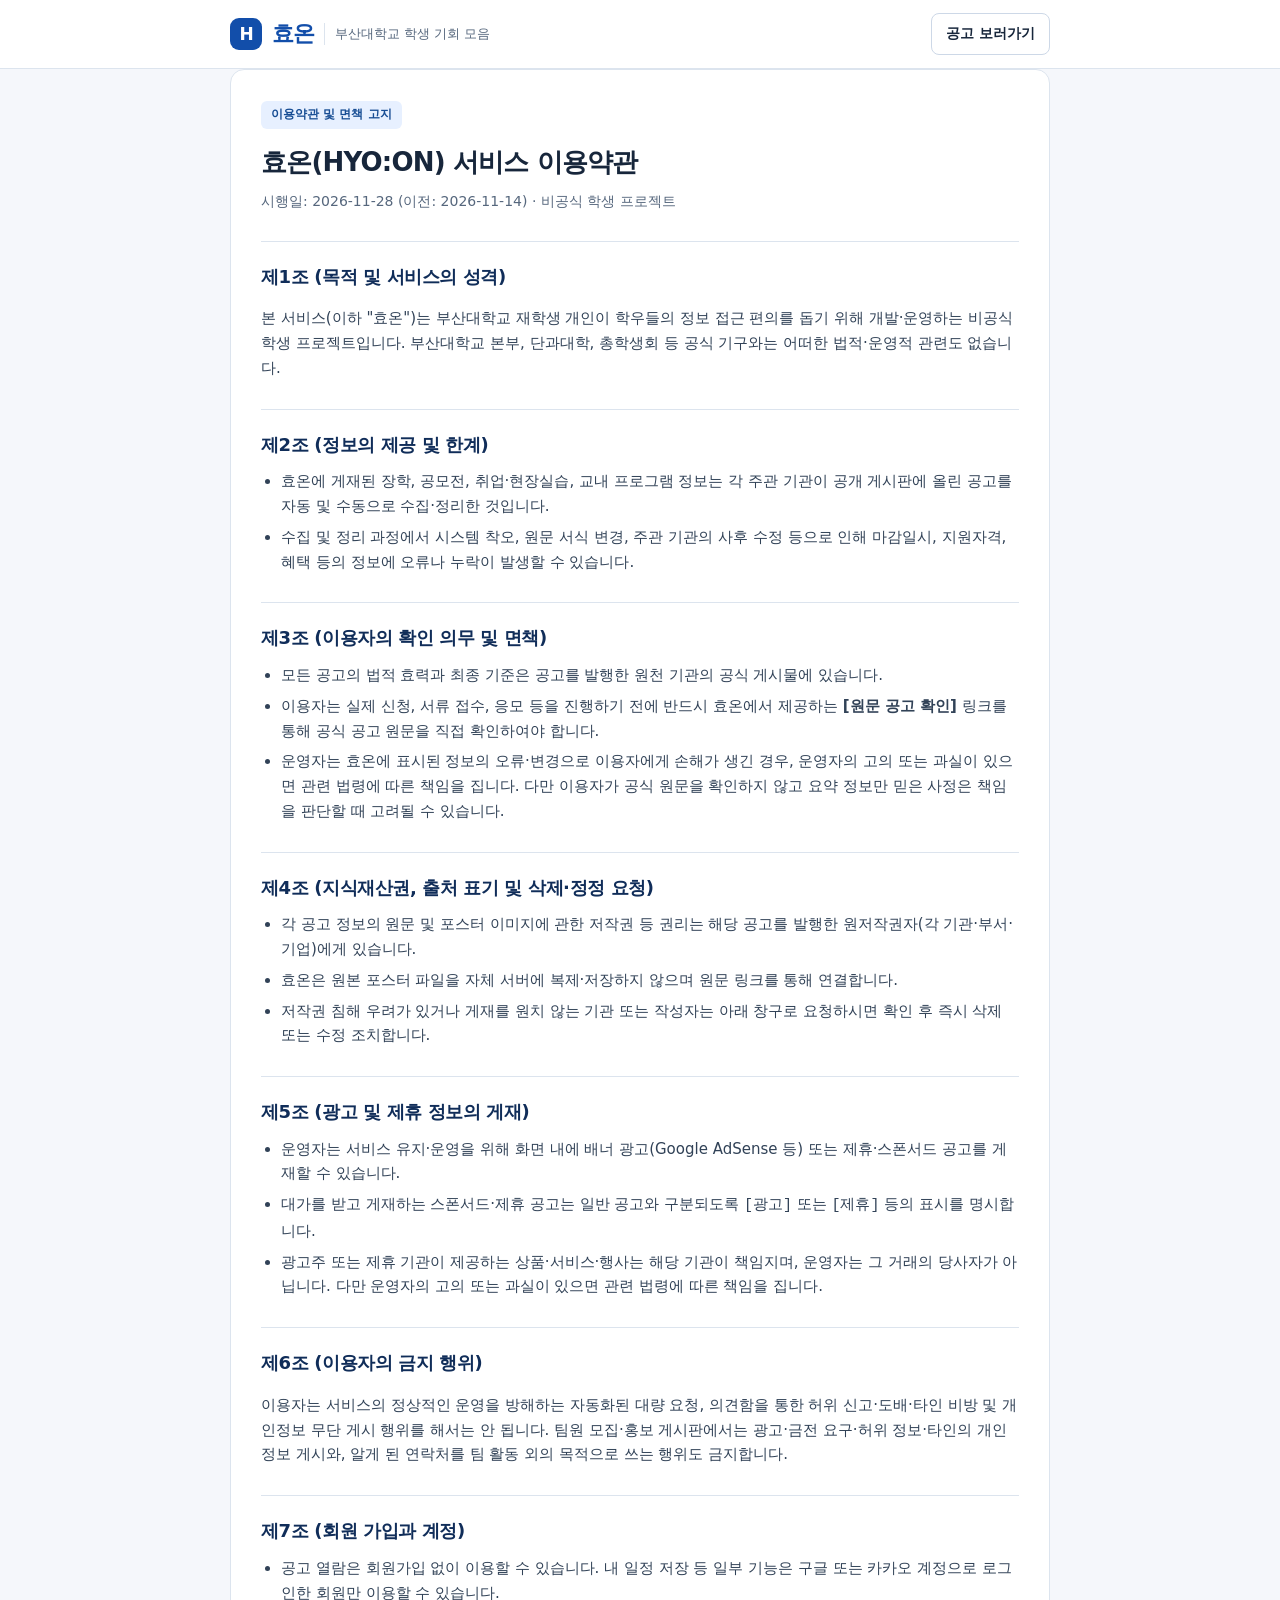
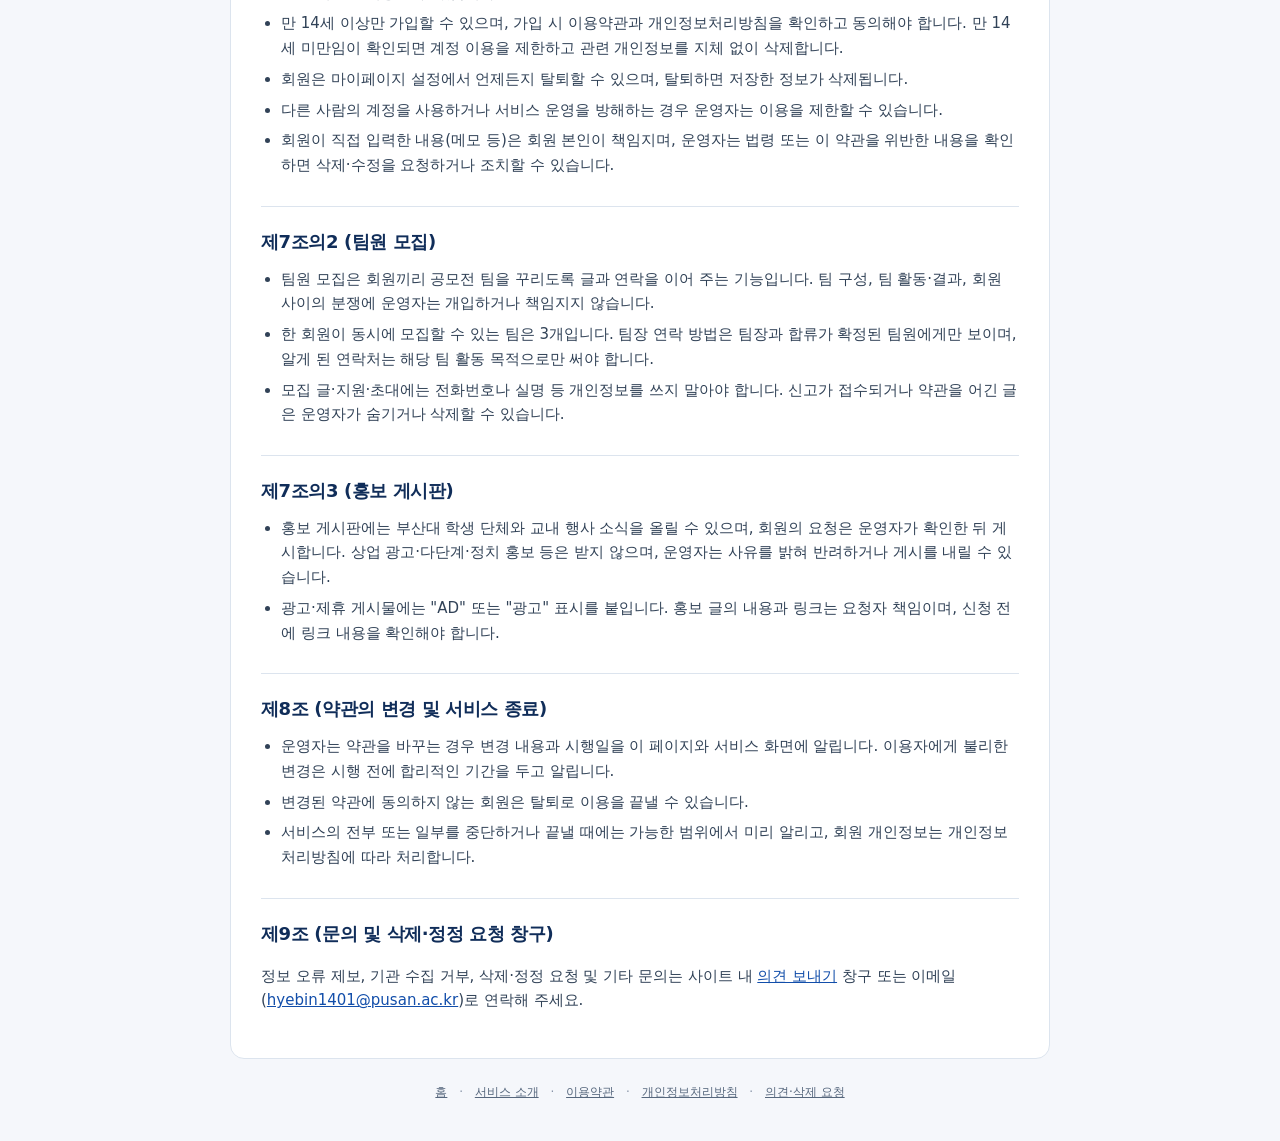
<file: site/terms.html>
<!doctype html>
<html lang="ko">
<head>
<meta charset="utf-8">
<meta name="viewport" content="width=device-width,initial-scale=1">
<title>이용약관 및 면책 고지 · 효온, 부산대의 기회</title>
<meta name="description" content="부산대학교 학생 공고 탐색 서비스 효온(HYO:ON)의 이용약관 및 법적 면책 고지입니다.">
<meta name="theme-color" content="#102d59">
<link rel="icon" href="data:image/svg+xml,%3Csvg xmlns='http://www.w3.org/2000/svg' viewBox='0 0 64 64'%3E%3Crect width='64' height='64' rx='14' fill='%230F2A52'/%3E%3Crect x='10' y='20' width='44' height='24' rx='12' fill='%23124EAA'/%3E%3Ccircle cx='42' cy='32' r='8' fill='%23FFFFFF'/%3E%3Ctext x='24' y='35.5' font-size='10' font-family='sans-serif' font-weight='800' text-anchor='middle' fill='%23FFFFFF'%3EON%3C/text%3E%3C/svg%3E">
<style>
:root{--blue:#124eaa;--navy:#102d59;--ink:#17263b;--muted:#56677d;--bg:#f5f7fb;--line:#dce4ee;--card:#fff;--soft:#e7f0ff}
*{box-sizing:border-box}
body{margin:0;background:var(--bg);color:var(--ink);font:16px/1.65 'Noto Sans KR','Malgun Gothic',system-ui,sans-serif}
a{color:var(--blue)}
:focus-visible{outline:3px solid #508be5;outline-offset:2px}
.wrap{max-width:860px;margin:0 auto;padding:0 20px}
header{background:#fff;border-bottom:1px solid var(--line)}
.bar{display:flex;align-items:center;justify-content:space-between;height:68px;gap:12px}
.brand{display:flex;align-items:center;gap:10px;font-weight:800;font-size:22px;color:var(--blue);letter-spacing:-1px;text-decoration:none}
.brand i{display:inline-grid;place-items:center;width:32px;height:32px;border-radius:9px;background:var(--blue);color:#fff;font-style:normal;font-size:17px}
.brand small{font-size:13px;font-weight:500;color:var(--muted);letter-spacing:0;border-left:1px solid var(--line);padding-left:10px}
.back{font-size:14px;font-weight:700;text-decoration:none;padding:8px 14px;border:1px solid #cdd8e7;border-radius:8px;color:var(--ink);background:#fff}
main{padding:28px 0 60px}
.doc{background:var(--card);border:1px solid var(--line);border-radius:14px;padding:30px}
.badge{display:inline-block;background:var(--soft);color:#174d94;border-radius:6px;padding:4px 10px;font-size:12px;font-weight:700}
h1{margin:12px 0 6px;font-size:26px;letter-spacing:-.8px}
.sub{margin:0 0 24px;color:var(--muted);font-size:14px}
h2{margin:28px 0 10px;font-size:18px;color:var(--navy);letter-spacing:-.4px;border-top:1px solid var(--line);padding-top:20px}
p,li{color:#314257;font-size:15px}
ul{padding-left:20px;margin:8px 0}
li{margin:6px 0}
footer{color:#8794a7;font-size:12px;padding:24px 0 40px;text-align:center}
footer a{color:#56677d;margin:0 8px}
@media(max-width:520px){.wrap{padding:0 14px}.brand small{display:none}.doc{padding:20px}h1{font-size:22px}}
</style>
</head>
<body>
<header><div class="wrap bar"><a class="brand" href="index.html"><i>H</i>효온<small>부산대학교 학생 기회 모음</small></a><a class="back" href="index.html">공고 보러가기</a></div></header>
<main class="wrap">
<article class="doc">
<span class="badge">이용약관 및 면책 고지</span>
<h1>효온(HYO:ON) 서비스 이용약관</h1>
<p class="sub">시행일: 2026-11-28 (이전: 2026-11-14) · 비공식 학생 프로젝트</p>

<h2>제1조 (목적 및 서비스의 성격)</h2>
<p>본 서비스(이하 "효온")는 부산대학교 재학생 개인이 학우들의 정보 접근 편의를 돕기 위해 개발·운영하는 비공식 학생 프로젝트입니다. 부산대학교 본부, 단과대학, 총학생회 등 공식 기구와는 어떠한 법적·운영적 관련도 없습니다.</p>

<h2>제2조 (정보의 제공 및 한계)</h2>
<ul>
<li>효온에 게재된 장학, 공모전, 취업·현장실습, 교내 프로그램 정보는 각 주관 기관이 공개 게시판에 올린 공고를 자동 및 수동으로 수집·정리한 것입니다.</li>
<li>수집 및 정리 과정에서 시스템 착오, 원문 서식 변경, 주관 기관의 사후 수정 등으로 인해 마감일시, 지원자격, 혜택 등의 정보에 오류나 누락이 발생할 수 있습니다.</li>
</ul>

<h2>제3조 (이용자의 확인 의무 및 면책)</h2>
<ul>
<li>모든 공고의 법적 효력과 최종 기준은 공고를 발행한 원천 기관의 공식 게시물에 있습니다.</li>
<li>이용자는 실제 신청, 서류 접수, 응모 등을 진행하기 전에 반드시 효온에서 제공하는 <strong>[원문 공고 확인]</strong> 링크를 통해 공식 공고 원문을 직접 확인하여야 합니다.</li>
<li>운영자는 효온에 표시된 정보의 오류·변경으로 이용자에게 손해가 생긴 경우, 운영자의 고의 또는 과실이 있으면 관련 법령에 따른 책임을 집니다. 다만 이용자가 공식 원문을 확인하지 않고 요약 정보만 믿은 사정은 책임을 판단할 때 고려될 수 있습니다.</li>
</ul>

<h2>제4조 (지식재산권, 출처 표기 및 삭제·정정 요청)</h2>
<ul>
<li>각 공고 정보의 원문 및 포스터 이미지에 관한 저작권 등 권리는 해당 공고를 발행한 원저작권자(각 기관·부서·기업)에게 있습니다.</li>
<li>효온은 원본 포스터 파일을 자체 서버에 복제·저장하지 않으며 원문 링크를 통해 연결합니다.</li>
<li>저작권 침해 우려가 있거나 게재를 원치 않는 기관 또는 작성자는 아래 창구로 요청하시면 확인 후 즉시 삭제 또는 수정 조치합니다.</li>
</ul>

<h2>제5조 (광고 및 제휴 정보의 게재)</h2>
<ul>
<li>운영자는 서비스 유지·운영을 위해 화면 내에 배너 광고(Google AdSense 등) 또는 제휴·스폰서드 공고를 게재할 수 있습니다.</li>
<li>대가를 받고 게재하는 스폰서드·제휴 공고는 일반 공고와 구분되도록 <code>[광고]</code> 또는 <code>[제휴]</code> 등의 표시를 명시합니다.</li>
<li>광고주 또는 제휴 기관이 제공하는 상품·서비스·행사는 해당 기관이 책임지며, 운영자는 그 거래의 당사자가 아닙니다. 다만 운영자의 고의 또는 과실이 있으면 관련 법령에 따른 책임을 집니다.</li>
</ul>

<h2>제6조 (이용자의 금지 행위)</h2>
<p>이용자는 서비스의 정상적인 운영을 방해하는 자동화된 대량 요청, 의견함을 통한 허위 신고·도배·타인 비방 및 개인정보 무단 게시 행위를 해서는 안 됩니다. 팀원 모집·홍보 게시판에서는 광고·금전 요구·허위 정보·타인의 개인정보 게시와, 알게 된 연락처를 팀 활동 외의 목적으로 쓰는 행위도 금지합니다.</p>

<h2>제7조 (회원 가입과 계정)</h2>
<ul>
<li>공고 열람은 회원가입 없이 이용할 수 있습니다. 내 일정 저장 등 일부 기능은 구글 또는 카카오 계정으로 로그인한 회원만 이용할 수 있습니다.</li>
<li>만 14세 이상만 가입할 수 있으며, 가입 시 이용약관과 개인정보처리방침을 확인하고 동의해야 합니다. 만 14세 미만임이 확인되면 계정 이용을 제한하고 관련 개인정보를 지체 없이 삭제합니다.</li>
<li>회원은 마이페이지 설정에서 언제든지 탈퇴할 수 있으며, 탈퇴하면 저장한 정보가 삭제됩니다.</li>
<li>다른 사람의 계정을 사용하거나 서비스 운영을 방해하는 경우 운영자는 이용을 제한할 수 있습니다.</li>
<li>회원이 직접 입력한 내용(메모 등)은 회원 본인이 책임지며, 운영자는 법령 또는 이 약관을 위반한 내용을 확인하면 삭제·수정을 요청하거나 조치할 수 있습니다.</li>
</ul>

<h2>제7조의2 (팀원 모집)</h2>
<ul>
<li>팀원 모집은 회원끼리 공모전 팀을 꾸리도록 글과 연락을 이어 주는 기능입니다. 팀 구성, 팀 활동·결과, 회원 사이의 분쟁에 운영자는 개입하거나 책임지지 않습니다.</li>
<li>한 회원이 동시에 모집할 수 있는 팀은 3개입니다. 팀장 연락 방법은 팀장과 합류가 확정된 팀원에게만 보이며, 알게 된 연락처는 해당 팀 활동 목적으로만 써야 합니다.</li>
<li>모집 글·지원·초대에는 전화번호나 실명 등 개인정보를 쓰지 말아야 합니다. 신고가 접수되거나 약관을 어긴 글은 운영자가 숨기거나 삭제할 수 있습니다.</li>
</ul>

<h2>제7조의3 (홍보 게시판)</h2>
<ul>
<li>홍보 게시판에는 부산대 학생 단체와 교내 행사 소식을 올릴 수 있으며, 회원의 요청은 운영자가 확인한 뒤 게시합니다. 상업 광고·다단계·정치 홍보 등은 받지 않으며, 운영자는 사유를 밝혀 반려하거나 게시를 내릴 수 있습니다.</li>
<li>광고·제휴 게시물에는 "AD" 또는 "광고" 표시를 붙입니다. 홍보 글의 내용과 링크는 요청자 책임이며, 신청 전에 링크 내용을 확인해야 합니다.</li>
</ul>

<h2>제8조 (약관의 변경 및 서비스 종료)</h2>
<ul>
<li>운영자는 약관을 바꾸는 경우 변경 내용과 시행일을 이 페이지와 서비스 화면에 알립니다. 이용자에게 불리한 변경은 시행 전에 합리적인 기간을 두고 알립니다.</li>
<li>변경된 약관에 동의하지 않는 회원은 탈퇴로 이용을 끝낼 수 있습니다.</li>
<li>서비스의 전부 또는 일부를 중단하거나 끝낼 때에는 가능한 범위에서 미리 알리고, 회원 개인정보는 개인정보처리방침에 따라 처리합니다.</li>
</ul>

<h2>제9조 (문의 및 삭제·정정 요청 창구)</h2>
<p>정보 오류 제보, 기관 수집 거부, 삭제·정정 요청 및 기타 문의는 사이트 내 <a href="index.html#feedback">의견 보내기</a> 창구 또는 이메일(<a href="mailto:hyebin1401@pusan.ac.kr">hyebin1401@pusan.ac.kr</a>)로 연락해 주세요.</p>

<!--phase2-->
<!--kakao-->
</article>
</main>
<footer>
<a href="index.html">홈</a> · <a href="about.html">서비스 소개</a> · <a href="terms.html">이용약관</a> · <a href="privacy.html">개인정보처리방침</a> · <a href="index.html#feedback">의견·삭제 요청</a>
</footer>
</body>
</html>
</file>
